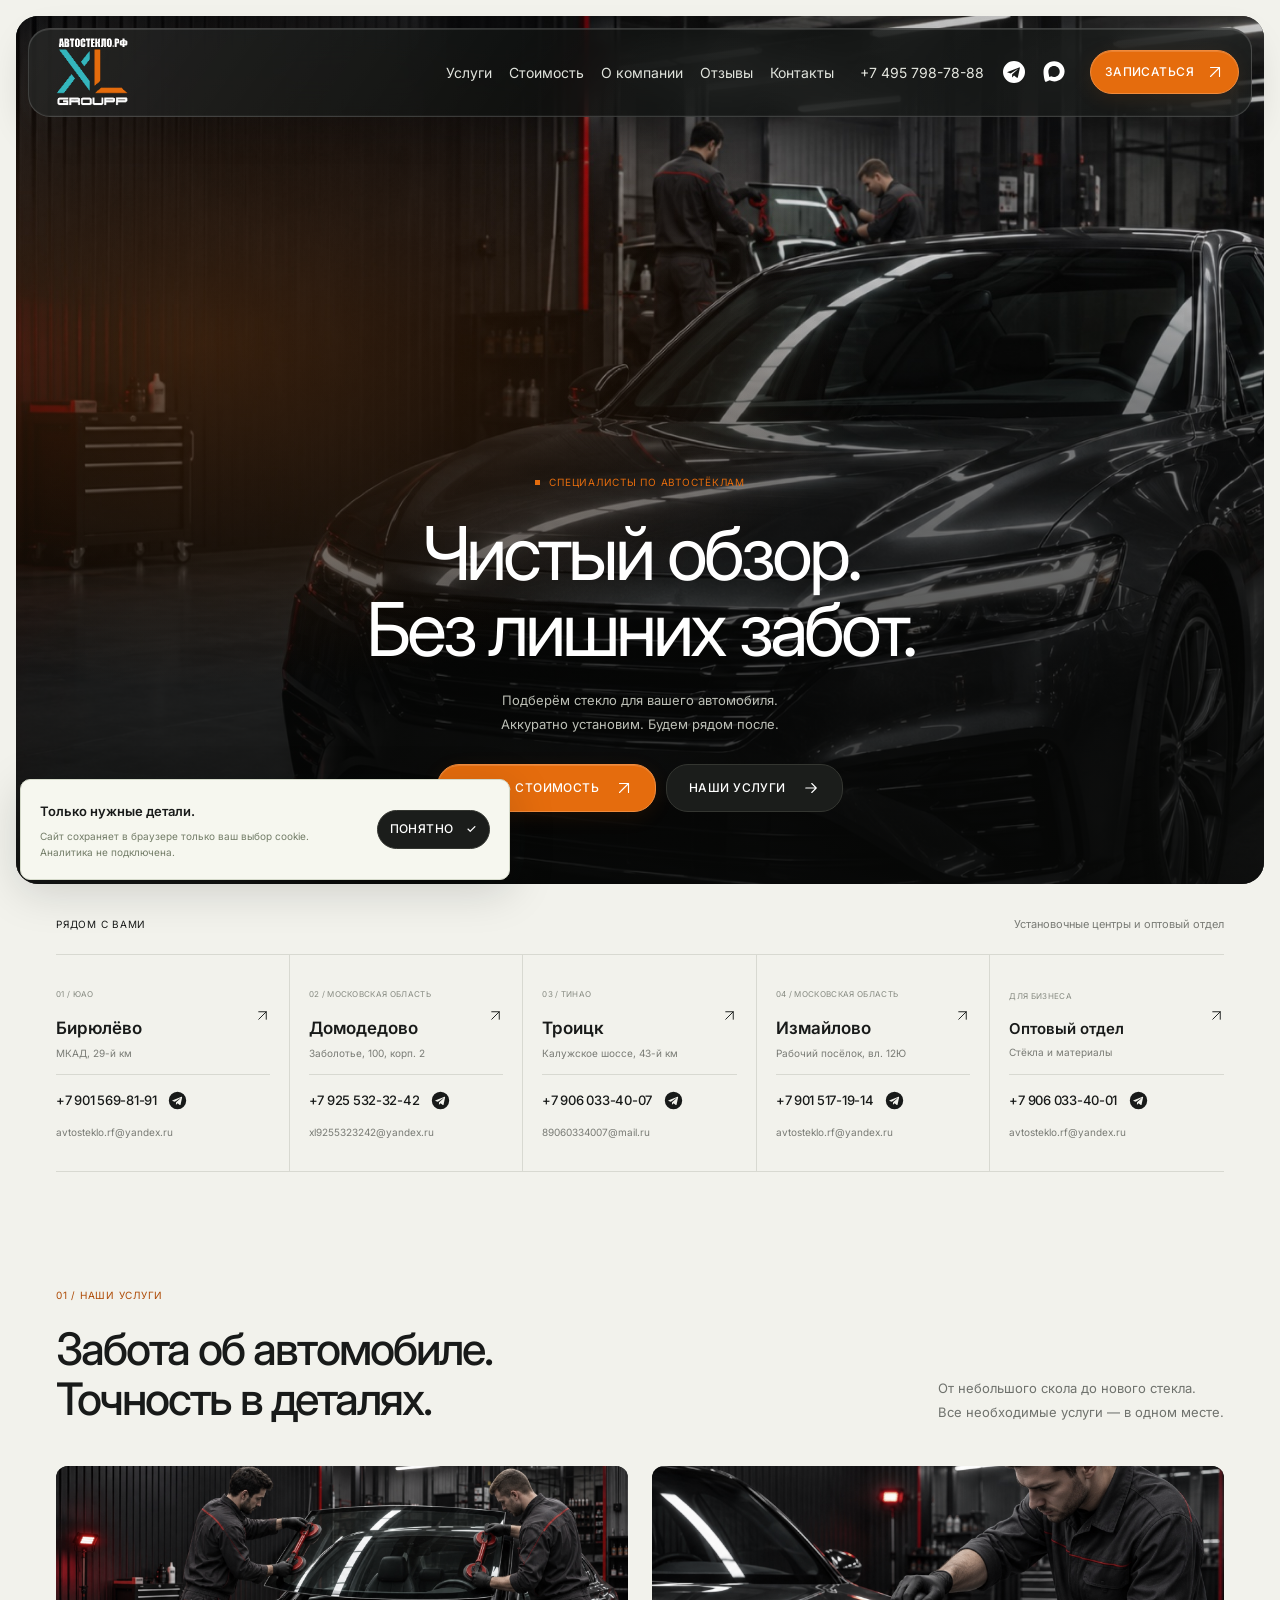
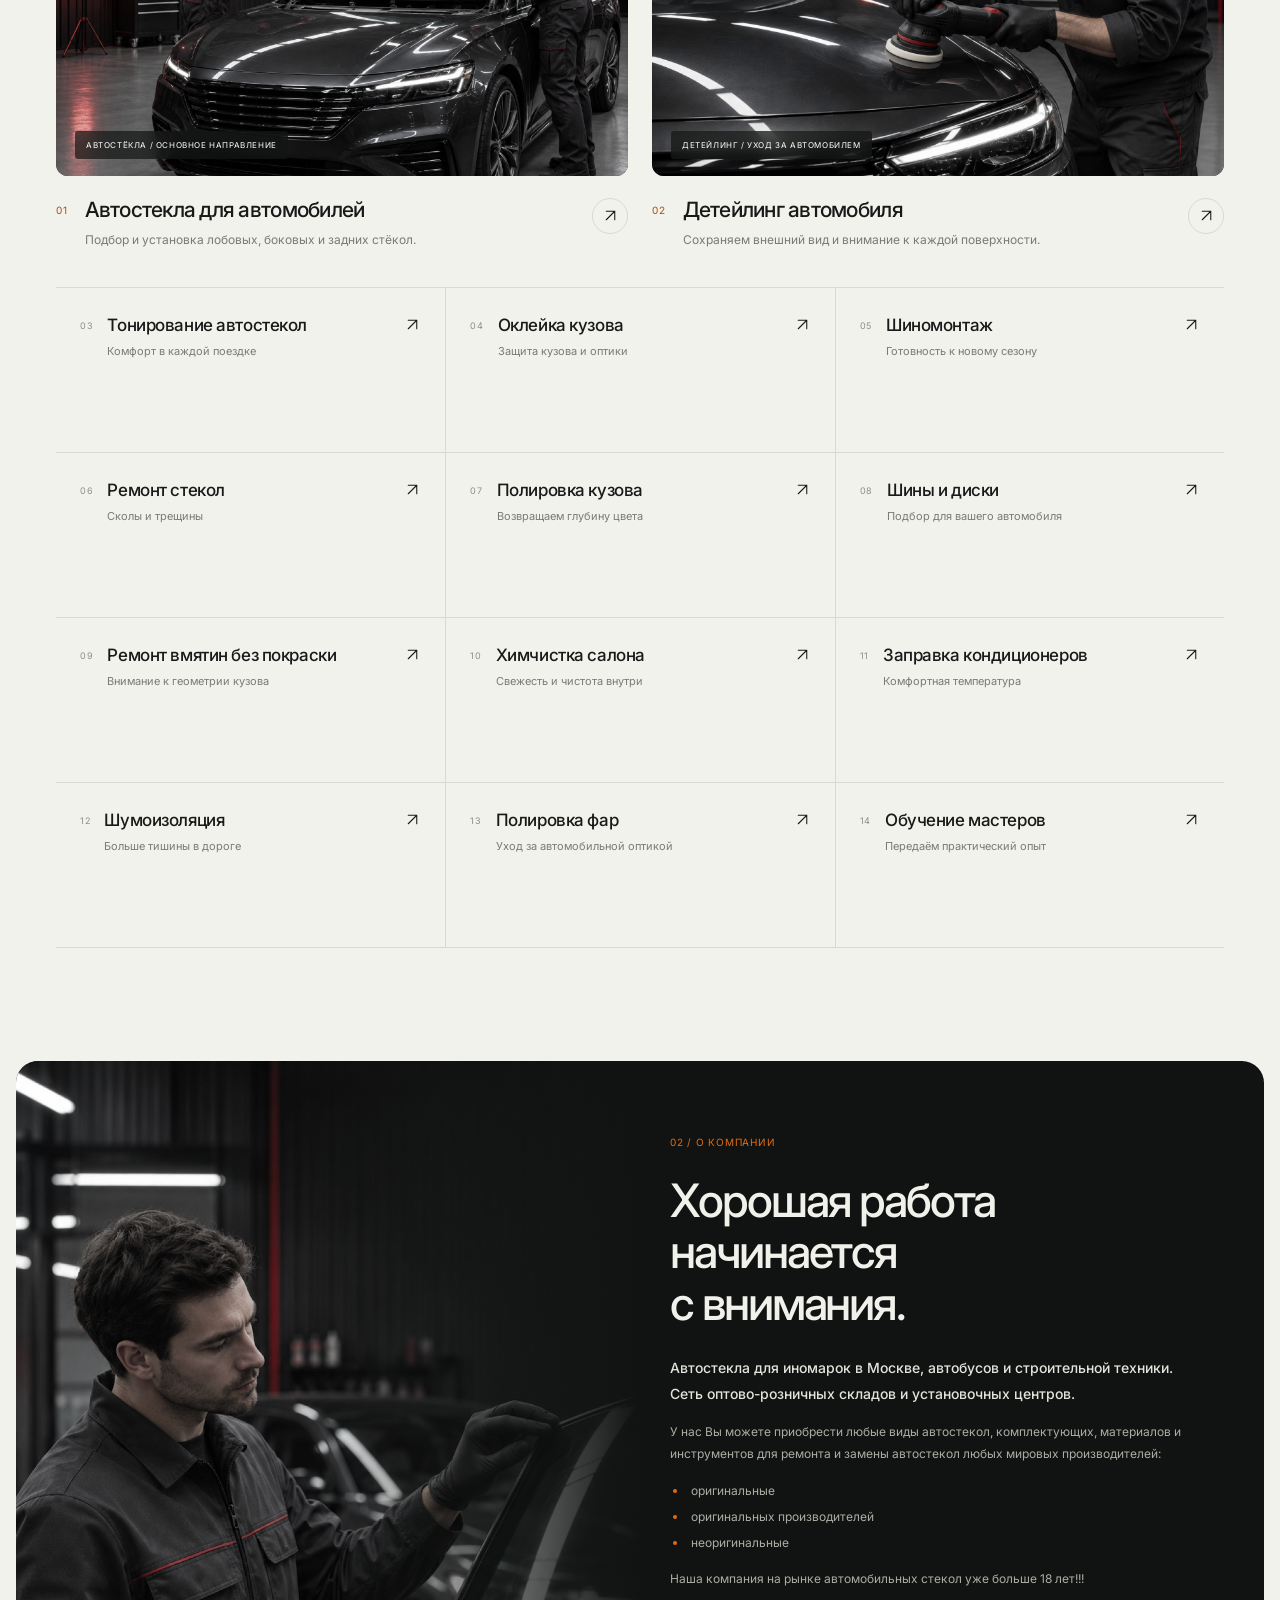
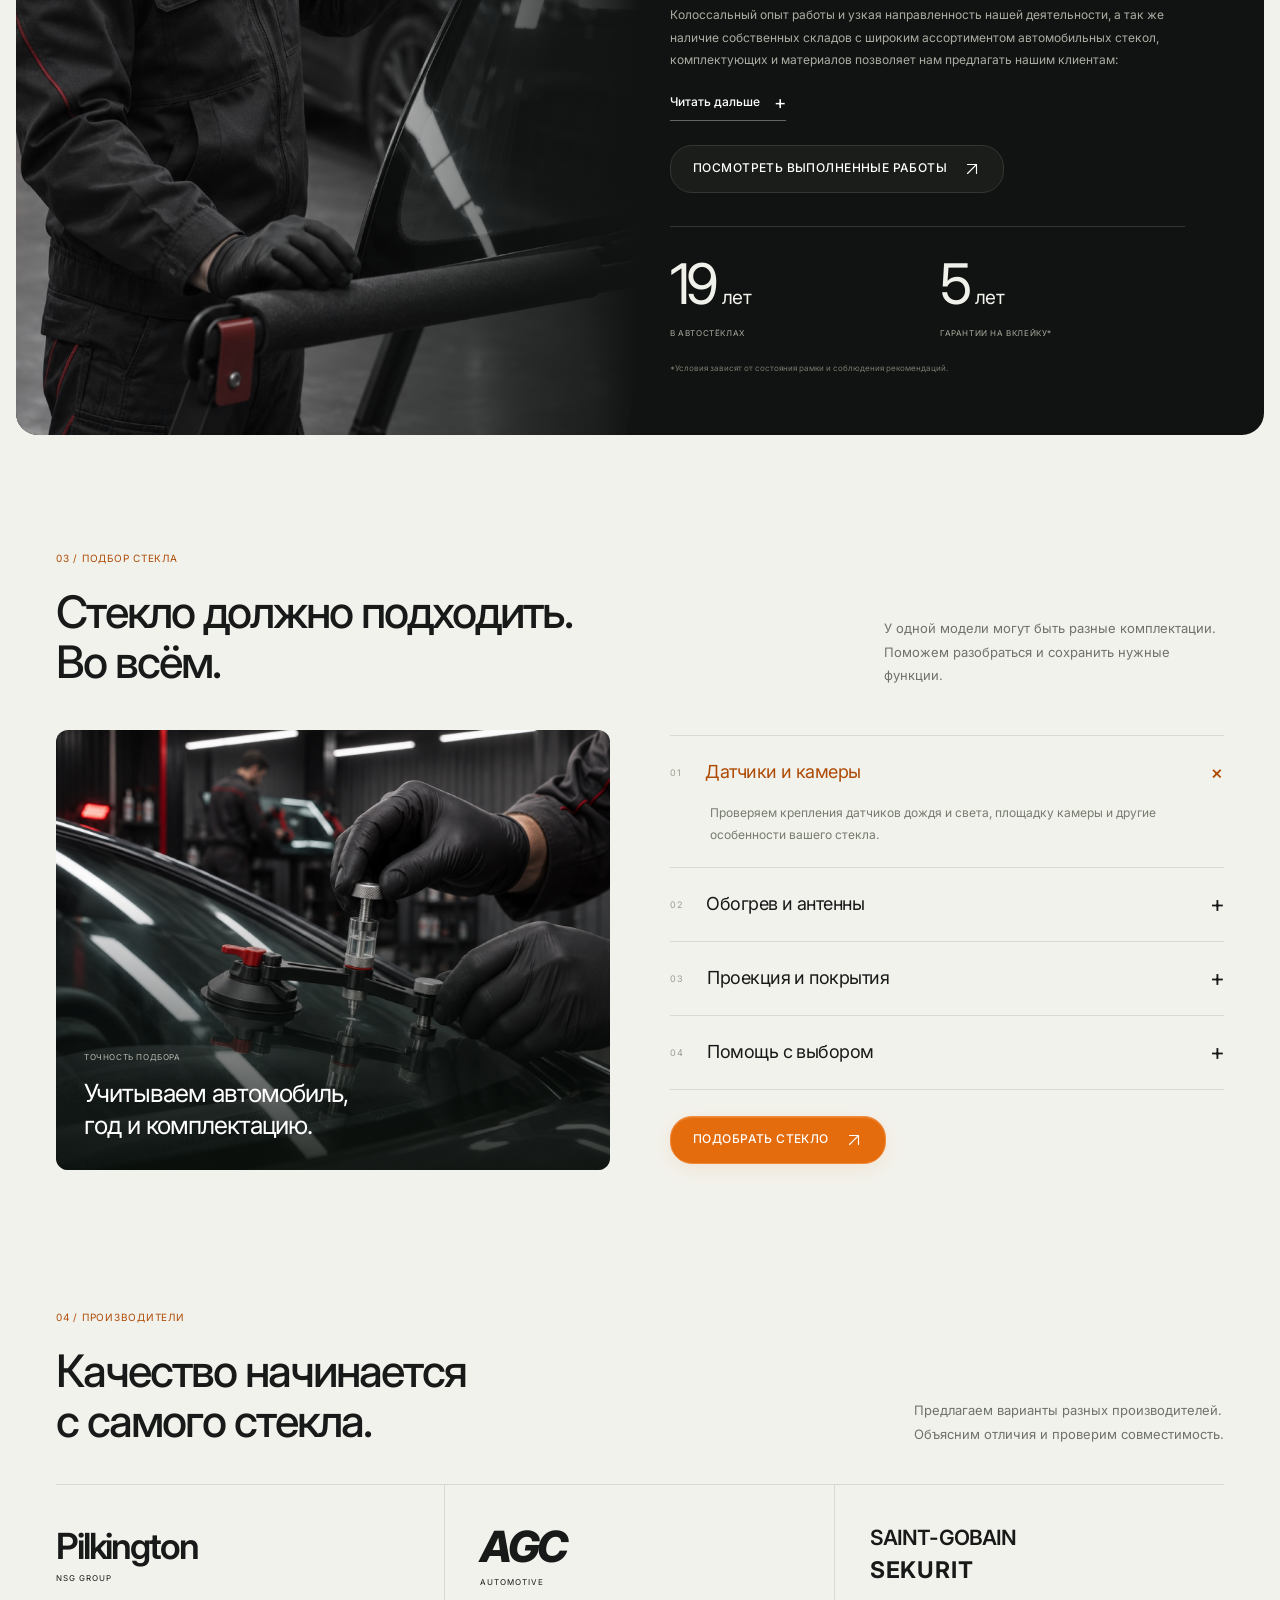
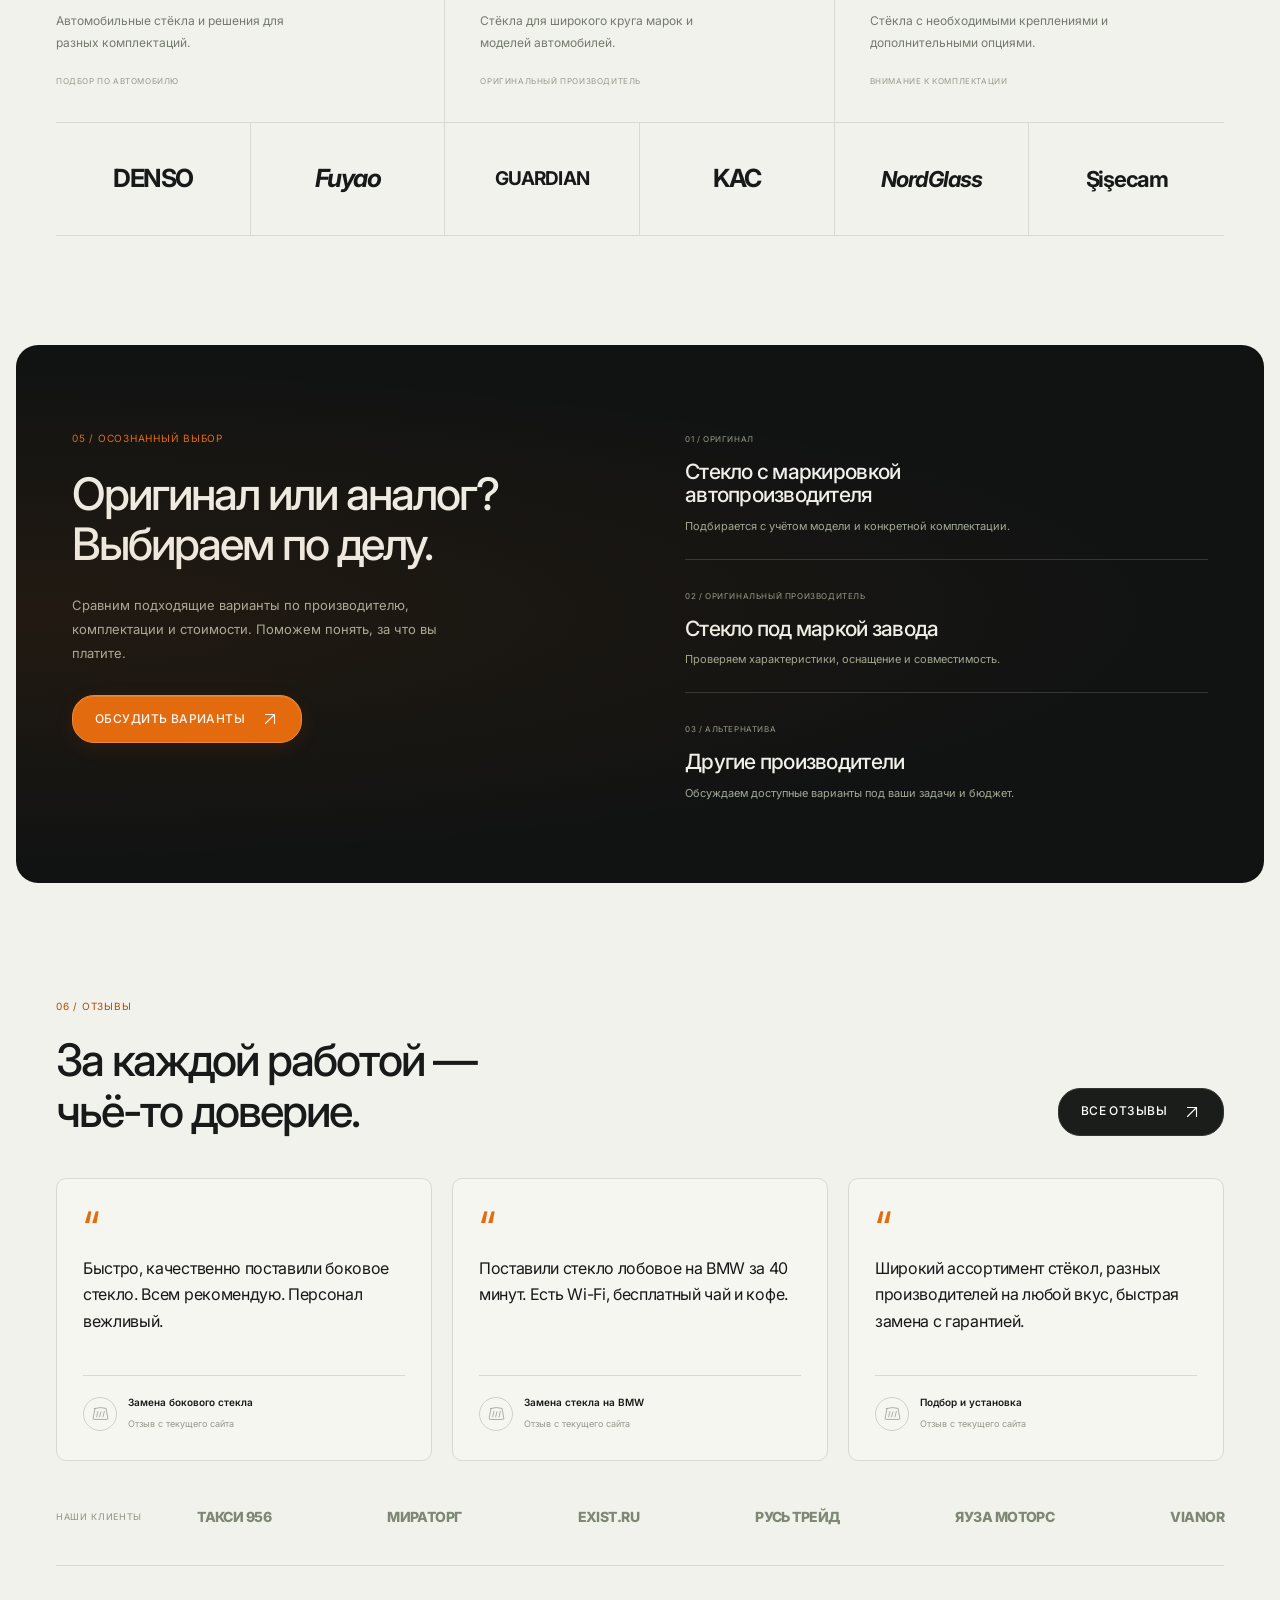
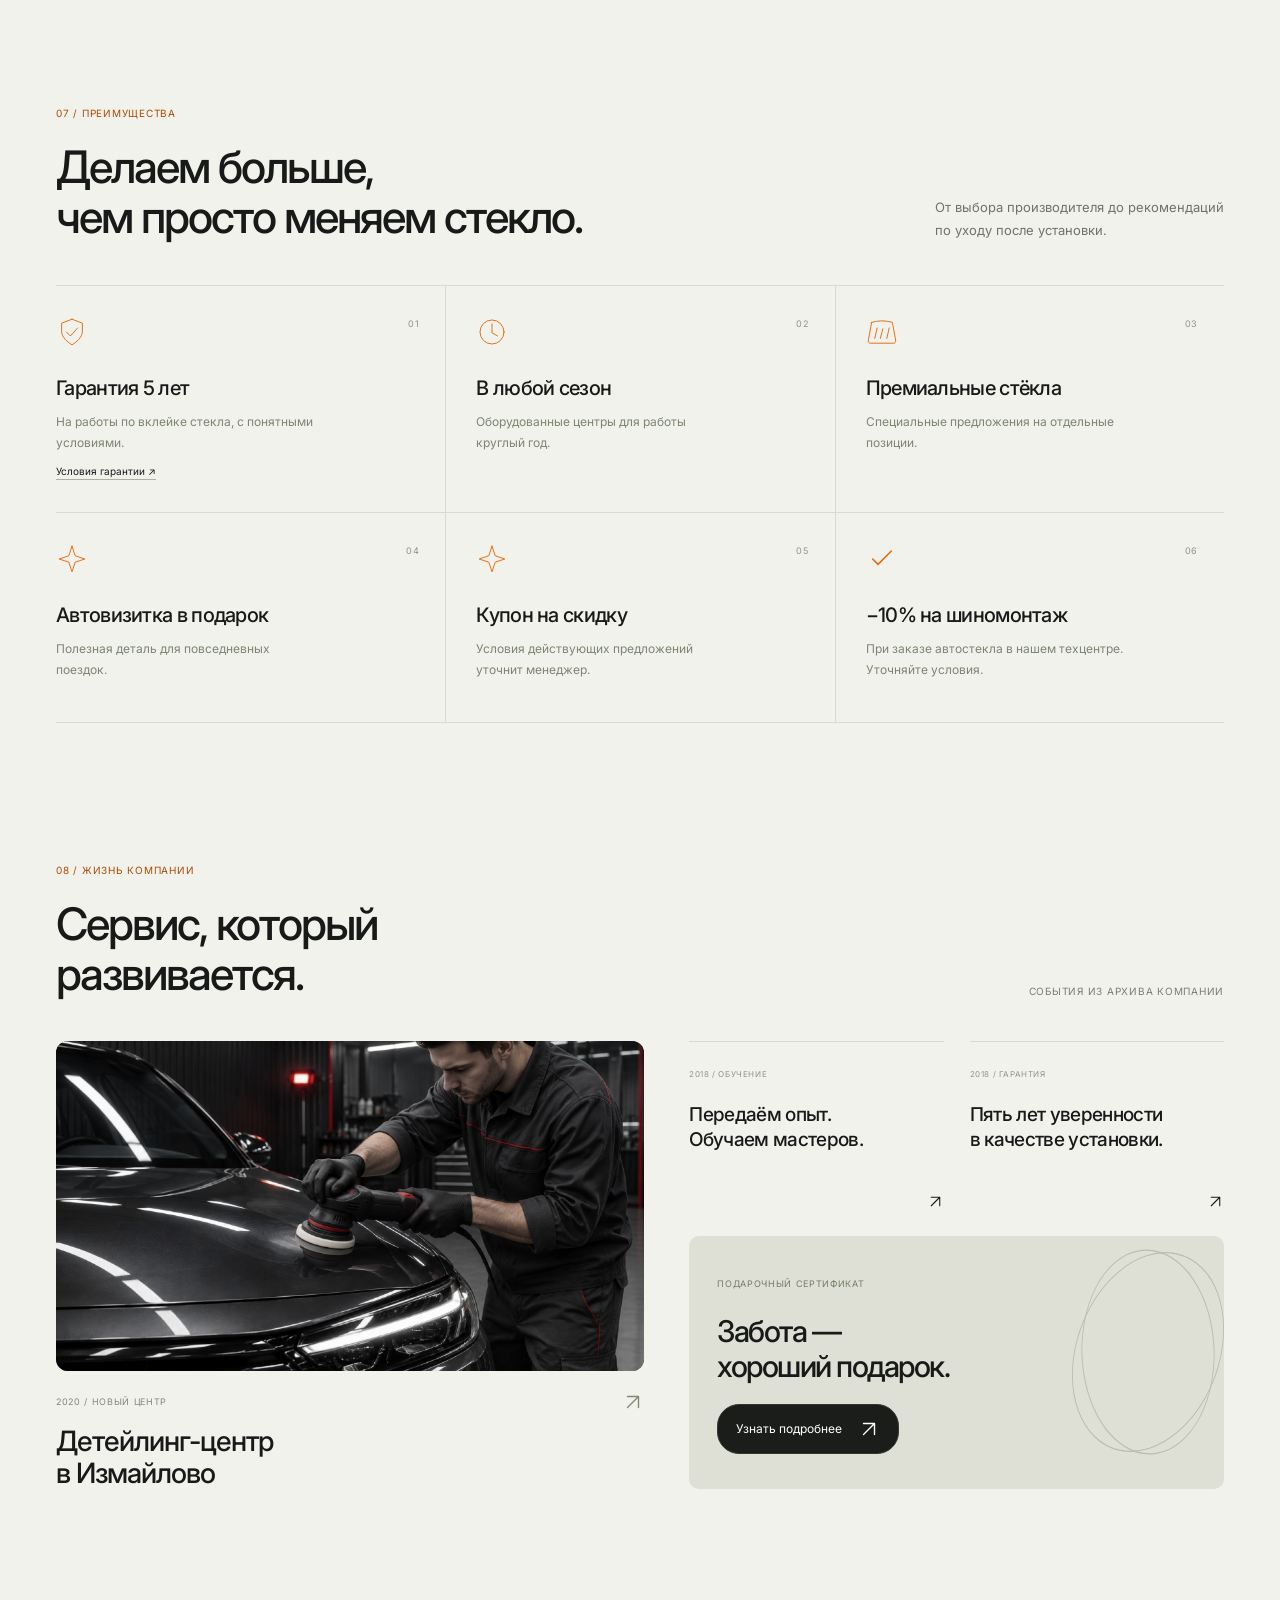
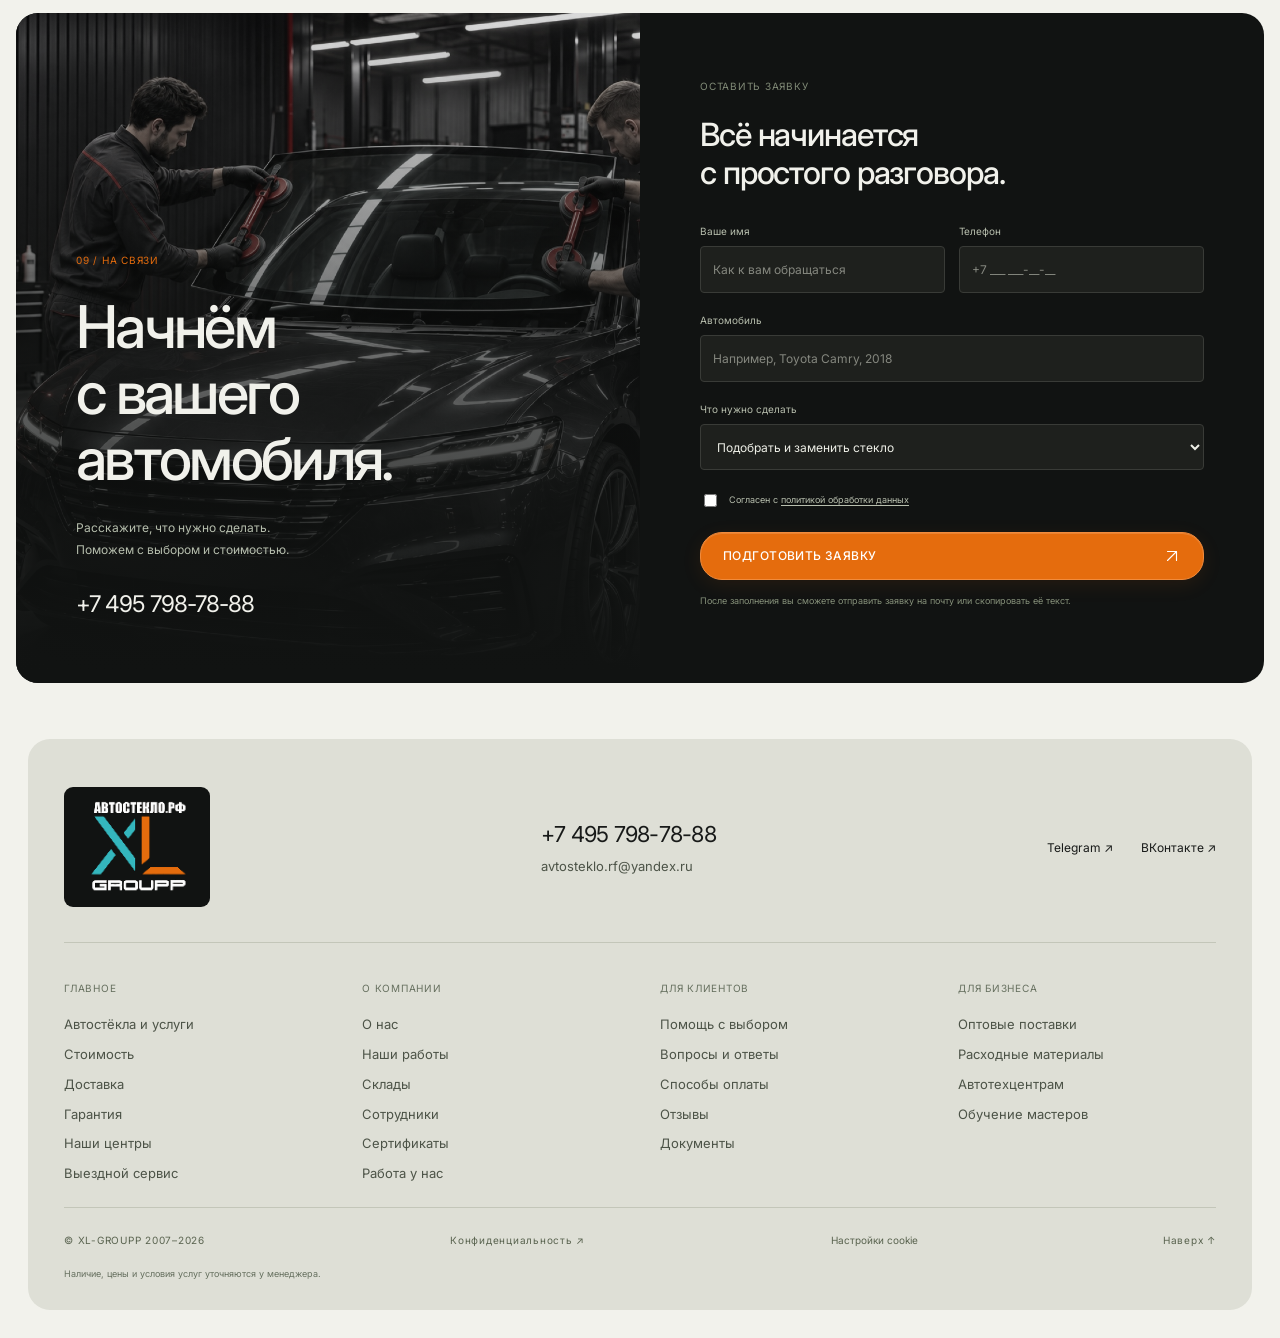
<file: index.html>
<!doctype html>
<html lang="ru">
<head>
  <meta charset="UTF-8"><meta name="viewport" content="width=device-width,initial-scale=1">
  <meta name="theme-color" content="#111211"><link rel="icon" type="image/png" href="assets/brand-logo.png">
  <title>Автостекло.рф — чистый обзор, точная работа</title>
  <meta name="description" content="Первый вариант редизайна Автостекло.рф. Замена, ремонт и подбор автомобильных стёкол в Москве и области.">
  <link rel="preconnect" href="https://fonts.googleapis.com"><link rel="preconnect" href="https://fonts.gstatic.com" crossorigin>
  <link href="https://fonts.googleapis.com/css2?family=Inter:wght@400;500;600;700;800&display=swap" rel="stylesheet">
  <link rel="stylesheet" href="styles.css?v=20261106-square-service-hover"><script src="app.js?v=20261106-service-photos" defer></script>
</head>
<body>
<a href="#main" class="skip">Перейти к содержанию</a>
<svg class="svg-defs" aria-hidden="true"><defs>
<symbol id="arrow" viewBox="0 0 24 24"><path d="M5 12h14M13 6l6 6-6 6"/></symbol>
<symbol id="diagonal" viewBox="0 0 24 24"><path d="M6 18 18 6M6 6h12v12"/></symbol>
<symbol id="glass" viewBox="0 0 40 40"><path d="m7 8-4 22a3 3 0 0 0 3 4h28a3 3 0 0 0 3-4L33 8a45 45 0 0 0-26 0Z"/><path d="m14 15-3 13m10-12-3 12m11-13-3 13"/></symbol>
<symbol id="spark" viewBox="0 0 40 40"><path d="m20 4 4 12 12 4-12 4-4 12-4-12-12-4 12-4 4-12Z"/></symbol>
<symbol id="shield" viewBox="0 0 40 40"><path d="m20 4 13 5v10c0 8-8 14-13 17C15 33 7 27 7 19V9l13-5Z"/><path d="m13 20 5 5 9-10"/></symbol>
<symbol id="pin" viewBox="0 0 24 24"><path d="M19 10c0 5-7 11-7 11S5 15 5 10a7 7 0 1 1 14 0Z"/><circle cx="12" cy="10" r="2"/></symbol>
<symbol id="clock" viewBox="0 0 40 40"><circle cx="20" cy="20" r="15"/><path d="M20 10v11l7 4"/></symbol>
<symbol id="check" viewBox="0 0 24 24"><path d="m5 12 4 4L19 6"/></symbol>
<symbol id="phone" viewBox="0 0 24 24"><path d="m6 3 4 5-3 3c2 3 3 4 6 6l3-3 5 4c-1 3-3 4-5 3C8 18 3 13 2 7c0-2 2-4 4-4Z"/></symbol>
<symbol id="telegram" viewBox="0 0 24 24"><path fill-rule="evenodd" d="M12 1a11 11 0 1 0 0 22 11 11 0 0 0 0-22ZM6.1 11.7l11-4.3c.5-.2.9.1.7.8l-1.9 9c-.1.6-.5.8-1 .5l-2.9-2.2-1.4 1.4c-.2.2-.3.3-.6.3l.2-3 5.4-4.8c.2-.2 0-.3-.3-.1l-6.7 4.2-2.9-.9c-.6-.2-.6-.6.4-.9Z" clip-rule="evenodd"/></symbol>
<symbol id="max" viewBox="0 0 24 24"><path fill-rule="evenodd" d="M12.2 1.2C6 1.2 1.5 5.7 1.5 11.8c0 2.7.5 6.4 1.4 9.3.2.7.8 1 1.4.7l3.3-1.5c1.4.7 3 1.1 4.6 1.1 5.9 0 10.4-4.5 10.4-10.1S18.1 1.2 12.2 1.2ZM12 5.9c3.3 0 5.7 2.4 5.7 5.5s-2.4 5.5-5.7 5.5c-1 0-1.9-.2-2.7-.6l-2 .8-.6-3.2c-.2-.8-.3-1.5-.3-2.3C6.4 8.3 8.7 5.9 12 5.9Z" clip-rule="evenodd"/></symbol>
</defs></svg>

<header class="nav-wrap">
 <div class="nav-shell">
  <a class="brand" href="#top" aria-label="Автостекло.рф — на главную"><img class="brand-logo" src="assets/brand-logo.png" alt="Автостекло.рф — XL GROUPP" width="120" height="101"></a>
  <nav class="desktop-nav" aria-label="Основное меню"><a href="#services">Услуги</a><button data-modal="price">Стоимость</button><a href="#about">О компании</a><a href="#reviews">Отзывы</a><a href="#centers">Контакты</a></nav>
  <div class="header-contacts">
   <a class="header-phone" href="tel:+74957987888">+7 495 798-78-88</a>
   <div class="header-messengers">
    <a class="messenger-icon" href="https://t.me/autostekloRF" target="_blank" rel="noopener" aria-label="Написать в Telegram" title="Telegram"><svg aria-hidden="true"><use href="#telegram"/></svg></a>
    <button class="messenger-icon" type="button" data-modal="max" aria-label="Написать в MAX" aria-haspopup="dialog" title="MAX"><svg aria-hidden="true"><use href="#max"/></svg></button>
   </div>
  </div>
  <button class="btn accent nav-cta" data-book="Подбор автостекла">Записаться <svg><use href="#diagonal"/></svg></button>
  <button class="menu-toggle" aria-label="Открыть меню" aria-expanded="false" aria-controls="mobile-nav"><span></span><span></span></button>
 </div>
 <nav id="mobile-nav" class="mobile-nav" hidden aria-label="Мобильное меню"><a href="#services">Услуги</a><button data-modal="price">Стоимость</button><a href="#about">О компании</a><a href="#reviews">Отзывы</a><a href="#centers">Наши центры</a><a href="tel:+74957987888">+7 495 798-78-88</a><button class="btn accent" data-book="Подбор автостекла">Записаться <span>↗</span></button></nav>
</header>

<main id="main">
 <section class="hero framed" id="top" aria-labelledby="hero-title">
  <img class="hero-photo" src="assets/hero.jpg" alt="Графитовый автомобиль в современной мастерской автостёкол" fetchpriority="high">
  <div class="hero-shade"></div><div class="hero-accent"></div>
  <div class="hero-content">
   <span class="eyebrow accent-text"><i></i>Специалисты по автостёклам</span>
   <h1 id="hero-title">Чистый обзор.<br>Без лишних забот.</h1>
   <p>Подберём стекло для вашего автомобиля.<br>Аккуратно установим. Будем рядом после.</p>
   <div class="actions"><button class="btn accent" data-book="Рассчитать стоимость стекла">Узнать стоимость <svg><use href="#diagonal"/></svg></button><a class="btn dark" href="#services">Наши услуги <svg><use href="#arrow"/></svg></a></div>
  </div>
 </section>

 <section class="centers-section wrap" id="centers" aria-labelledby="centers-title">
  <div class="centers-heading"><span class="eyebrow" id="centers-title">Рядом с вами</span><span class="muted">Установочные центры и оптовый отдел</span></div>
  <div class="center-strip">
   <article class="center-item"><button class="center-info" data-center="0" aria-haspopup="dialog"><span class="mono">01 / ЮАО</span><strong>Бирюлёво</strong><span class="center-address">МКАД, 29-й км</span><svg><use href="#diagonal"/></svg></button><div class="center-contacts"><div class="center-phone-row"><a class="center-phone" href="tel:+79015698191">+7 901 569-81-91</a><a class="center-telegram" href="https://t.me/xlgrouppmkad29" target="_blank" rel="noopener" aria-label="Telegram — Бирюлёво" title="Написать в Telegram"><svg aria-hidden="true"><use href="#telegram"/></svg></a></div><a class="center-email" href="mailto:avtosteklo.rf@yandex.ru">avtosteklo.rf@yandex.ru</a></div></article>
   <article class="center-item"><button class="center-info" data-center="1" aria-haspopup="dialog"><span class="mono">02 / МОСКОВСКАЯ ОБЛАСТЬ</span><strong>Домодедово</strong><span class="center-address">Заболотье, 100, корп. 2</span><svg><use href="#diagonal"/></svg></button><div class="center-contacts"><div class="center-phone-row"><a class="center-phone" href="tel:+79255323242">+7 925 532-32-42</a><a class="center-telegram" href="https://t.me/XLgrouppZAB" target="_blank" rel="noopener" aria-label="Telegram — Домодедово" title="Написать в Telegram"><svg aria-hidden="true"><use href="#telegram"/></svg></a></div><a class="center-email" href="mailto:xl9255323242@yandex.ru">xl9255323242@yandex.ru</a></div></article>
   <article class="center-item"><button class="center-info" data-center="2" aria-haspopup="dialog"><span class="mono">03 / ТИНАО</span><strong>Троицк</strong><span class="center-address">Калужское шоссе, 43-й км</span><svg><use href="#diagonal"/></svg></button><div class="center-contacts"><div class="center-phone-row"><a class="center-phone" href="tel:+79060334007">+7 906 033-40-07</a><a class="center-telegram" href="https://t.me/xlgroupptroick" target="_blank" rel="noopener" aria-label="Telegram — Троицк" title="Написать в Telegram"><svg aria-hidden="true"><use href="#telegram"/></svg></a></div><a class="center-email" href="mailto:89060334007@mail.ru">89060334007@mail.ru</a></div></article>
   <article class="center-item"><button class="center-info" data-center="3" aria-haspopup="dialog"><span class="mono">04 / МОСКОВСКАЯ ОБЛАСТЬ</span><strong>Измайлово</strong><span class="center-address">Рабочий посёлок, вл. 12Ю</span><svg><use href="#diagonal"/></svg></button><div class="center-contacts"><div class="center-phone-row"><a class="center-phone" href="tel:+79015171914">+7 901 517-19-14</a><a class="center-telegram" href="https://t.me/autostekloRF" target="_blank" rel="noopener" aria-label="Telegram — Измайлово" title="Написать в Telegram"><svg aria-hidden="true"><use href="#telegram"/></svg></a></div><a class="center-email" href="mailto:avtosteklo.rf@yandex.ru">avtosteklo.rf@yandex.ru</a></div></article>
   <article class="center-item wholesale"><button class="center-info" data-center="4" aria-haspopup="dialog"><span class="mono">ДЛЯ БИЗНЕСА</span><strong>Оптовый отдел</strong><span class="center-address">Стёкла и материалы</span><svg><use href="#diagonal"/></svg></button><div class="center-contacts"><div class="center-phone-row"><a class="center-phone" href="tel:+79060334001">+7 906 033-40-01</a><a class="center-telegram" href="https://t.me/XLGrouppOPT" target="_blank" rel="noopener" aria-label="Telegram — Оптовый отдел" title="Написать в Telegram"><svg aria-hidden="true"><use href="#telegram"/></svg></a></div><a class="center-email" href="mailto:avtosteklo.rf@yandex.ru">avtosteklo.rf@yandex.ru</a></div></article>
  </div>
 </section>

 <section class="section wrap services" id="services">
  <div class="section-head"><div><span class="eyebrow accent-text">01 / Наши услуги</span><h2>Забота об автомобиле.<br>Точность в деталях.</h2></div><p>От небольшого скола до нового стекла.<br>Все необходимые услуги — в одном месте.</p></div>
  <div class="featured-services">
   <article class="service-feature"><div class="image-box"><img src="assets/install.jpg" alt="Мастера аккуратно устанавливают автомобильное стекло" loading="lazy"><span class="image-label mono">АВТОСТЁКЛА / ОСНОВНОЕ НАПРАВЛЕНИЕ</span></div><div class="feature-copy"><span class="service-number mono">01</span><div><h3>Автостекла для автомобилей</h3><p>Подбор и установка лобовых, боковых и задних стёкол.</p></div><button class="circle-link" data-service="0" aria-label="Подробнее об автостёклах"><svg><use href="#diagonal"/></svg></button></div></article>
   <article class="service-feature"><div class="image-box"><img src="assets/detailing.jpg" alt="Специалист полирует кузов графитового автомобиля" loading="lazy"><span class="image-label mono">ДЕТЕЙЛИНГ / УХОД ЗА АВТОМОБИЛЕМ</span></div><div class="feature-copy"><span class="service-number mono">02</span><div><h3>Детейлинг автомобиля</h3><p>Сохраняем внешний вид и внимание к каждой поверхности.</p></div><button class="circle-link" data-service="1" aria-label="Подробнее о детейлинге"><svg><use href="#diagonal"/></svg></button></div></article>
  </div>
  <div class="service-list" id="service-list"></div>
 </section>

 <section class="about-section framed dark-section" id="about">
  <div class="about-photo"><img src="assets/team.jpg" alt="Специалист в мастерской автомобильных стёкол" loading="lazy"></div>
  <div class="about-copy"><span class="eyebrow accent-text">02 / О компании</span><h2>Хорошая работа<br>начинается<br>с внимания.</h2><div class="about-seo">
   <p class="seo-lead">Автостекла для иномарок в Москве, автобусов и строительной техники.<br>Сеть оптово-розничных складов и установочных центров.</p>
   <p>У нас Вы можете приобрести любые виды автостекол, комплектующих, материалов и инструментов для ремонта и замены автостекол любых мировых производителей:</p>
   <ul><li>оригинальные</li><li>оригинальных производителей</li><li>неоригинальные</li></ul>
   <p>Наша компания на рынке автомобильных стекол уже больше 18 лет!!!</p>
   <p>Колоссальный опыт работы и узкая направленность нашей деятельности, а так же наличие собственных складов с широким ассортиментом автомобильных стекол, комплектующих и материалов позволяет нам предлагать нашим клиентам:</p>
   <details class="seo-more">
    <summary><span class="seo-show">Читать дальше</span><span class="seo-hide">Свернуть текст</span><span class="plus" aria-hidden="true">+</span></summary>
    <div class="seo-more-content">
     <ul><li>самые низкие цены на автостекла и комплектующие</li><li>широкий ассортимент от самых дешевых запчастей до оригиналов</li><li>оперативная доставка в любую точку Москвы и области</li><li>качественное и гарантийное выполнение работ по замене и ремонту автостекол</li></ul>
     <p>Мы производим замену, ремонт и установку автостекол в Москве и Московской области в наших специализированных, оборудованных самым современным оборудованием сервисных центрах.</p>
     <p>Наша компания является официальным представителем большинства заводов-изготовителей автомобильных стекол. Приобретая автостекла у других компаний знайте, что скорее всего оно было куплено именно у нас!!!</p>
     <p>Не переплачивайте, обращайтесь именно к нам напрямую, и мы гарантируем Вам экономию и качество!!!</p>
    </div>
   </details>
  </div><a class="btn dark about-work-link" href="https://автостекло.рф/nashi-raboti.php" target="_blank" rel="noopener">Посмотреть выполненные работы <svg><use href="#diagonal"/></svg></a><div class="about-stats"><div><strong>19<span>лет</span></strong><span class="mono">В АВТОСТЁКЛАХ</span></div><div><strong>5<span>лет</span></strong><span class="mono">ГАРАНТИИ НА ВКЛЕЙКУ*</span></div></div><small>*Условия зависят от состояния рамки и соблюдения рекомендаций.</small></div>
 </section>

 <section class="section wrap glass-guide" id="glass-guide">
  <div class="section-head"><div><span class="eyebrow accent-text">03 / Подбор стекла</span><h2>Стекло должно подходить.<br>Во всём.</h2></div><p>У одной модели могут быть разные комплектации.<br>Поможем разобраться и сохранить нужные функции.</p></div>
  <div class="glass-layout"><div class="glass-image"><img src="assets/repair.jpg" alt="Деталь лобового стекла в процессе точной работы мастера" loading="lazy"><div class="glass-image-caption"><span class="mono">ТОЧНОСТЬ ПОДБОРА</span><p>Учитываем автомобиль,<br>год и комплектацию.</p></div></div><div class="accordion" id="glass-accordion">
    <details open><summary><span class="mono">01</span>Датчики и камеры<span class="plus">+</span></summary><p>Проверяем крепления датчиков дождя и света, площадку камеры и другие особенности вашего стекла.</p></details>
    <details><summary><span class="mono">02</span>Обогрев и антенны<span class="plus">+</span></summary><p>Уточняем, нужен ли полный обогрев, обогрев зоны щёток или встроенная антенна. Сохраняем привычные функции автомобиля.</p></details>
    <details><summary><span class="mono">03</span>Проекция и покрытия<span class="plus">+</span></summary><p>Учитываем проекционный дисплей, атермальное покрытие и другие особенности комплектации.</p></details>
    <details><summary><span class="mono">04</span>Помощь с выбором<span class="plus">+</span></summary><p>Не обязательно знать все опции. Сообщите модель и год выпуска — специалист поможет уточнить детали.</p></details>
    <button class="btn accent" data-book="Помощь с подбором стекла">Подобрать стекло <svg><use href="#diagonal"/></svg></button>
  </div></div>
 </section>

 <section class="section wrap manufacturers" id="manufacturers">
  <div class="section-head compact"><div><span class="eyebrow accent-text">04 / Производители</span><h2>Качество начинается<br>с самого стекла.</h2></div><p>Предлагаем варианты разных производителей.<br>Объясним отличия и проверим совместимость.</p></div>
  <div class="maker-grid"><article><span class="maker-logo pilkington">Pilkington<span>NSG GROUP</span></span><p>Автомобильные стёкла и решения для разных комплектаций.</p><span class="mono">ПОДБОР ПО АВТОМОБИЛЮ</span></article><article><span class="maker-logo agc">AGC<span>AUTOMOTIVE</span></span><p>Стёкла для широкого круга марок и моделей автомобилей.</p><span class="mono">ОРИГИНАЛЬНЫЙ ПРОИЗВОДИТЕЛЬ</span></article><article><span class="maker-logo sekurit">SAINT-GOBAIN<span>SEKURIT</span></span><p>Стёкла с необходимыми креплениями и дополнительными опциями.</p><span class="mono">ВНИМАНИЕ К КОМПЛЕКТАЦИИ</span></article></div>
  <ul class="brand-cards" aria-label="Бренды" tabindex="0">
   <li><span class="brand-wordmark denso">DENSO</span></li>
   <li><span class="brand-wordmark fuyao">Fuyao</span></li>
   <li><span class="brand-wordmark guardian">GUARDIAN</span></li>
   <li><span class="brand-wordmark kac">KAC</span></li>
   <li><span class="brand-wordmark nordglass">NordGlass</span></li>
   <li><span class="brand-wordmark sisecam">Şişecam</span></li>
  </ul>
 </section>

 <section class="comparison framed dark-section" id="choice">
  <div class="wrap comparison-inner"><div><span class="eyebrow accent-text">05 / Осознанный выбор</span><h2>Оригинал или аналог?<br>Выбираем по делу.</h2><p>Сравним подходящие варианты по производителю, комплектации и стоимости. Поможем понять, за что вы платите.</p><button class="btn accent" data-book="Сравнить варианты автостёкол">Обсудить варианты <svg><use href="#diagonal"/></svg></button></div><div class="comparison-list"><article><span class="mono">01 / ОРИГИНАЛ</span><h3>Стекло с маркировкой автопроизводителя</h3><p>Подбирается с учётом модели и конкретной комплектации.</p></article><article><span class="mono">02 / ОРИГИНАЛЬНЫЙ ПРОИЗВОДИТЕЛЬ</span><h3>Стекло под маркой завода</h3><p>Проверяем характеристики, оснащение и совместимость.</p></article><article><span class="mono">03 / АЛЬТЕРНАТИВА</span><h3>Другие производители</h3><p>Обсуждаем доступные варианты под ваши задачи и бюджет.</p></article></div></div>
 </section>

 <section class="section wrap reviews" id="reviews">
  <div class="section-head"><div><span class="eyebrow accent-text">06 / Отзывы</span><h2>За каждой работой —<br>чьё-то доверие.</h2></div><a class="btn dark" href="https://автостекло.рф/otzivi.aspx" target="_blank" rel="noopener">Все отзывы <svg><use href="#diagonal"/></svg></a></div>
  <div class="review-grid"><article><span class="quote-mark">“</span><blockquote>Быстро, качественно поставили боковое стекло. Всем рекомендую. Персонал вежливый.</blockquote><div class="review-meta"><span class="mini-glass"><svg><use href="#glass"/></svg></span><div><strong>Замена бокового стекла</strong><span>Отзыв с текущего сайта</span></div></div></article><article><span class="quote-mark">“</span><blockquote>Поставили стекло лобовое на BMW за 40 минут. Есть Wi-Fi, бесплатный чай и кофе.</blockquote><div class="review-meta"><span class="mini-glass"><svg><use href="#glass"/></svg></span><div><strong>Замена стекла на BMW</strong><span>Отзыв с текущего сайта</span></div></div></article><article><span class="quote-mark">“</span><blockquote>Широкий ассортимент стёкол, разных производителей на любой вкус, быстрая замена с гарантией.</blockquote><div class="review-meta"><span class="mini-glass"><svg><use href="#glass"/></svg></span><div><strong>Подбор и установка</strong><span>Отзыв с текущего сайта</span></div></div></article></div>
  <div class="clients"><span class="eyebrow">Наши клиенты</span><div><span>ТАКСИ 956</span><span>МИРАТОРГ</span><span>EXIST.RU</span><span>РУСЬ ТРЕЙД</span><span>ЯУЗА МОТОРС</span><span>VIANOR</span></div></div>
 </section>

 <section class="section wrap benefits" id="warranty">
  <div class="section-head"><div><span class="eyebrow accent-text">07 / Преимущества</span><h2>Делаем больше,<br>чем просто меняем стекло.</h2></div><p>От выбора производителя до рекомендаций<br>по уходу после установки.</p></div>
  <div class="benefit-grid"><article><svg><use href="#shield"/></svg><span class="mono">01</span><h3>Гарантия 5 лет</h3><p>На работы по вклейке стекла, с понятными условиями.</p><a href="https://автостекло.рф/garant.php" target="_blank" rel="noopener">Условия гарантии ↗</a></article><article><svg><use href="#clock"/></svg><span class="mono">02</span><h3>В любой сезон</h3><p>Оборудованные центры для работы круглый год.</p></article><article><svg><use href="#glass"/></svg><span class="mono">03</span><h3>Премиальные стёкла</h3><p>Специальные предложения на отдельные позиции.</p></article><article><svg><use href="#spark"/></svg><span class="mono">04</span><h3>Автовизитка в подарок</h3><p>Полезная деталь для повседневных поездок.</p></article><article><svg><use href="#spark"/></svg><span class="mono">05</span><h3>Купон на скидку</h3><p>Условия действующих предложений уточнит менеджер.</p></article><article><svg><use href="#check"/></svg><span class="mono">06</span><h3>−10% на шиномонтаж</h3><p>При заказе автостекла в нашем техцентре. Уточняйте условия.</p></article></div>
 </section>

 <section class="section wrap news" id="news">
  <div class="section-head"><div><span class="eyebrow accent-text">08 / Жизнь компании</span><h2>Сервис, который<br>развивается.</h2></div><span class="mono muted">СОБЫТИЯ ИЗ АРХИВА КОМПАНИИ</span></div>
  <div class="news-layout"><a class="news-feature" href="https://автостекло.рф/contacts.php" target="_blank" rel="noopener"><div class="image-box"><img src="assets/detailing.jpg" alt="Уход за автомобилем в детейлинг-мастерской" loading="lazy"></div><div class="news-line"><span class="mono">2020 / НОВЫЙ ЦЕНТР</span><svg><use href="#diagonal"/></svg></div><h3>Детейлинг-центр<br>в Измайлово</h3></a><div class="news-right"><a class="news-row" href="https://автостекло.рф/obuchenie.php" target="_blank" rel="noopener"><span class="mono">2018 / ОБУЧЕНИЕ</span><h3>Передаём опыт.<br>Обучаем мастеров.</h3><svg><use href="#diagonal"/></svg></a><a class="news-row" href="https://автостекло.рф/garant.php" target="_blank" rel="noopener"><span class="mono">2018 / ГАРАНТИЯ</span><h3>Пять лет уверенности<br>в качестве установки.</h3><svg><use href="#diagonal"/></svg></a><button class="gift-card" data-book="Подарочный сертификат"><span class="mono">ПОДАРОЧНЫЙ СЕРТИФИКАТ</span><strong>Забота —<br>хороший подарок.</strong><span>Узнать подробнее <svg><use href="#diagonal"/></svg></span></button></div></div>
 </section>

 <section class="booking-section framed dark-section" id="booking">
  <div class="booking-side"><img src="assets/install.jpg" alt="Точная установка нового автомобильного стекла" loading="lazy"><div class="booking-shade"></div><div><span class="eyebrow accent-text">09 / На связи</span><h2>Начнём<br>с вашего<br>автомобиля.</h2><p>Расскажите, что нужно сделать.<br>Поможем с выбором и стоимостью.</p><a href="tel:+74957987888">+7 495 798-78-88</a></div></div>
  <div class="booking-form-wrap"><span class="eyebrow">Оставить заявку</span><h3>Всё начинается <br>с простого разговора.</h3><form id="booking-form"><div class="field-row"><label>Ваше имя<input name="name" autocomplete="given-name" placeholder="Как к вам обращаться" required maxlength="80"></label><label>Телефон<input name="phone" autocomplete="tel" inputmode="tel" placeholder="+7 ___ ___-__-__" type="tel" required minlength="10" maxlength="24"></label></div><label>Автомобиль<input name="car" placeholder="Например, Toyota Camry, 2018" maxlength="120"></label><label>Что нужно сделать<select name="service"><option>Подобрать и заменить стекло</option><option>Отремонтировать скол или трещину</option><option>Купить стекло</option><option>Детейлинг и другие услуги</option><option>Нужна консультация</option></select></label><label class="checkbox-label"><input type="checkbox" name="consent" required><span>Согласен с <a href="https://автостекло.рф/right-of-confidence.php" target="_blank" rel="noopener">политикой обработки данных</a></span></label><button class="btn accent" type="submit">Подготовить заявку <svg><use href="#diagonal"/></svg></button><p class="form-note">После заполнения вы сможете отправить заявку на почту или скопировать её текст.</p></form></div>
 </section>
</main>

<footer class="footer wrap">
 <div class="footer-top"><a class="brand footer-brand" href="#top"><img class="brand-logo" src="assets/brand-logo.png" alt="Автостекло.рф — XL GROUPP" width="120" height="101"></a><div class="footer-contact"><a href="tel:+74957987888">+7 495 798-78-88</a><a href="mailto:avtosteklo.rf@yandex.ru">avtosteklo.rf@yandex.ru</a></div><div class="social-links"><a href="https://t.me/autostekloRF" target="_blank" rel="noopener">Telegram ↗</a><a href="https://vk.com/xlgroupp" target="_blank" rel="noopener">ВКонтакте ↗</a></div></div>
 <div class="footer-columns"><div><span class="eyebrow">Главное</span><a href="#services">Автостёкла и услуги</a><button data-modal="price">Стоимость</button><a href="https://автостекло.рф/deliveryavtosteklo.php" target="_blank" rel="noopener">Доставка</a><a href="#warranty">Гарантия</a><a href="#centers">Наши центры</a><a href="https://автостекло.рф/service.php" target="_blank" rel="noopener">Выездной сервис</a></div><div><span class="eyebrow">О компании</span><a href="#about">О нас</a><a href="https://автостекло.рф/nashi-raboti.php" target="_blank" rel="noopener">Наши работы</a><a href="https://автостекло.рф/nashi-skladi.php" target="_blank" rel="noopener">Склады</a><a href="https://автостекло.рф/sotrudniki.php" target="_blank" rel="noopener">Сотрудники</a><a href="https://автостекло.рф/sertificati.php" target="_blank" rel="noopener">Сертификаты</a><a href="https://автостекло.рф/zayavka-na-rabotu.aspx" target="_blank" rel="noopener">Работа у нас</a></div><div><span class="eyebrow">Для клиентов</span><a href="#glass-guide">Помощь с выбором</a><a href="https://автостекло.рф/vopros-otvet.php" target="_blank" rel="noopener">Вопросы и ответы</a><a href="https://автостекло.рф/sposob-oplati.php" target="_blank" rel="noopener">Способы оплаты</a><a href="#reviews">Отзывы</a><a href="https://автостекло.рф/documents.aspx" target="_blank" rel="noopener">Документы</a></div><div><span class="eyebrow">Для бизнеса</span><a href="https://автостекло.рф/optavtosteklo.php" target="_blank" rel="noopener">Оптовые поставки</a><a href="https://автостекло.рф/prodazha-rashodnih-materialov.php" target="_blank" rel="noopener">Расходные материалы</a><a href="https://автостекло.рф/predlozhenie-dlya-avtotechcentrov.php" target="_blank" rel="noopener">Автотехцентрам</a><a href="https://автостекло.рф/obuchenie.php" target="_blank" rel="noopener">Обучение мастеров</a></div></div>
 <div class="footer-bottom mono"><span>© XL-GROUPP 2007–2026</span><a href="https://автостекло.рф/right-of-confidence.php" target="_blank" rel="noopener">Конфиденциальность ↗</a><button id="cookie-settings">Настройки cookie</button><a href="#top">Наверх ↑</a></div>
 <p class="site-note">Наличие, цены и условия услуг уточняются у менеджера.</p>
</footer>

<div class="mobile-actions"><a href="tel:+74957987888"><svg><use href="#phone"/></svg>Позвонить</a><button data-book="Рассчитать стоимость стекла">Узнать стоимость <svg><use href="#diagonal"/></svg></button></div>
<div class="cookie-banner" id="cookie-banner" hidden><div><strong>Только нужные детали.</strong><p>Сайт сохраняет в браузере только ваш выбор cookie. Аналитика не подключена.</p></div><button id="cookie-accept" class="btn dark">Понятно <span>✓</span></button></div>
<dialog id="detail-dialog" aria-labelledby="dialog-title"><button class="dialog-close" aria-label="Закрыть окно">×</button><div id="dialog-content"></div></dialog>
<div class="toast" id="toast" role="status" hidden></div>
</body>
</html>
</file>
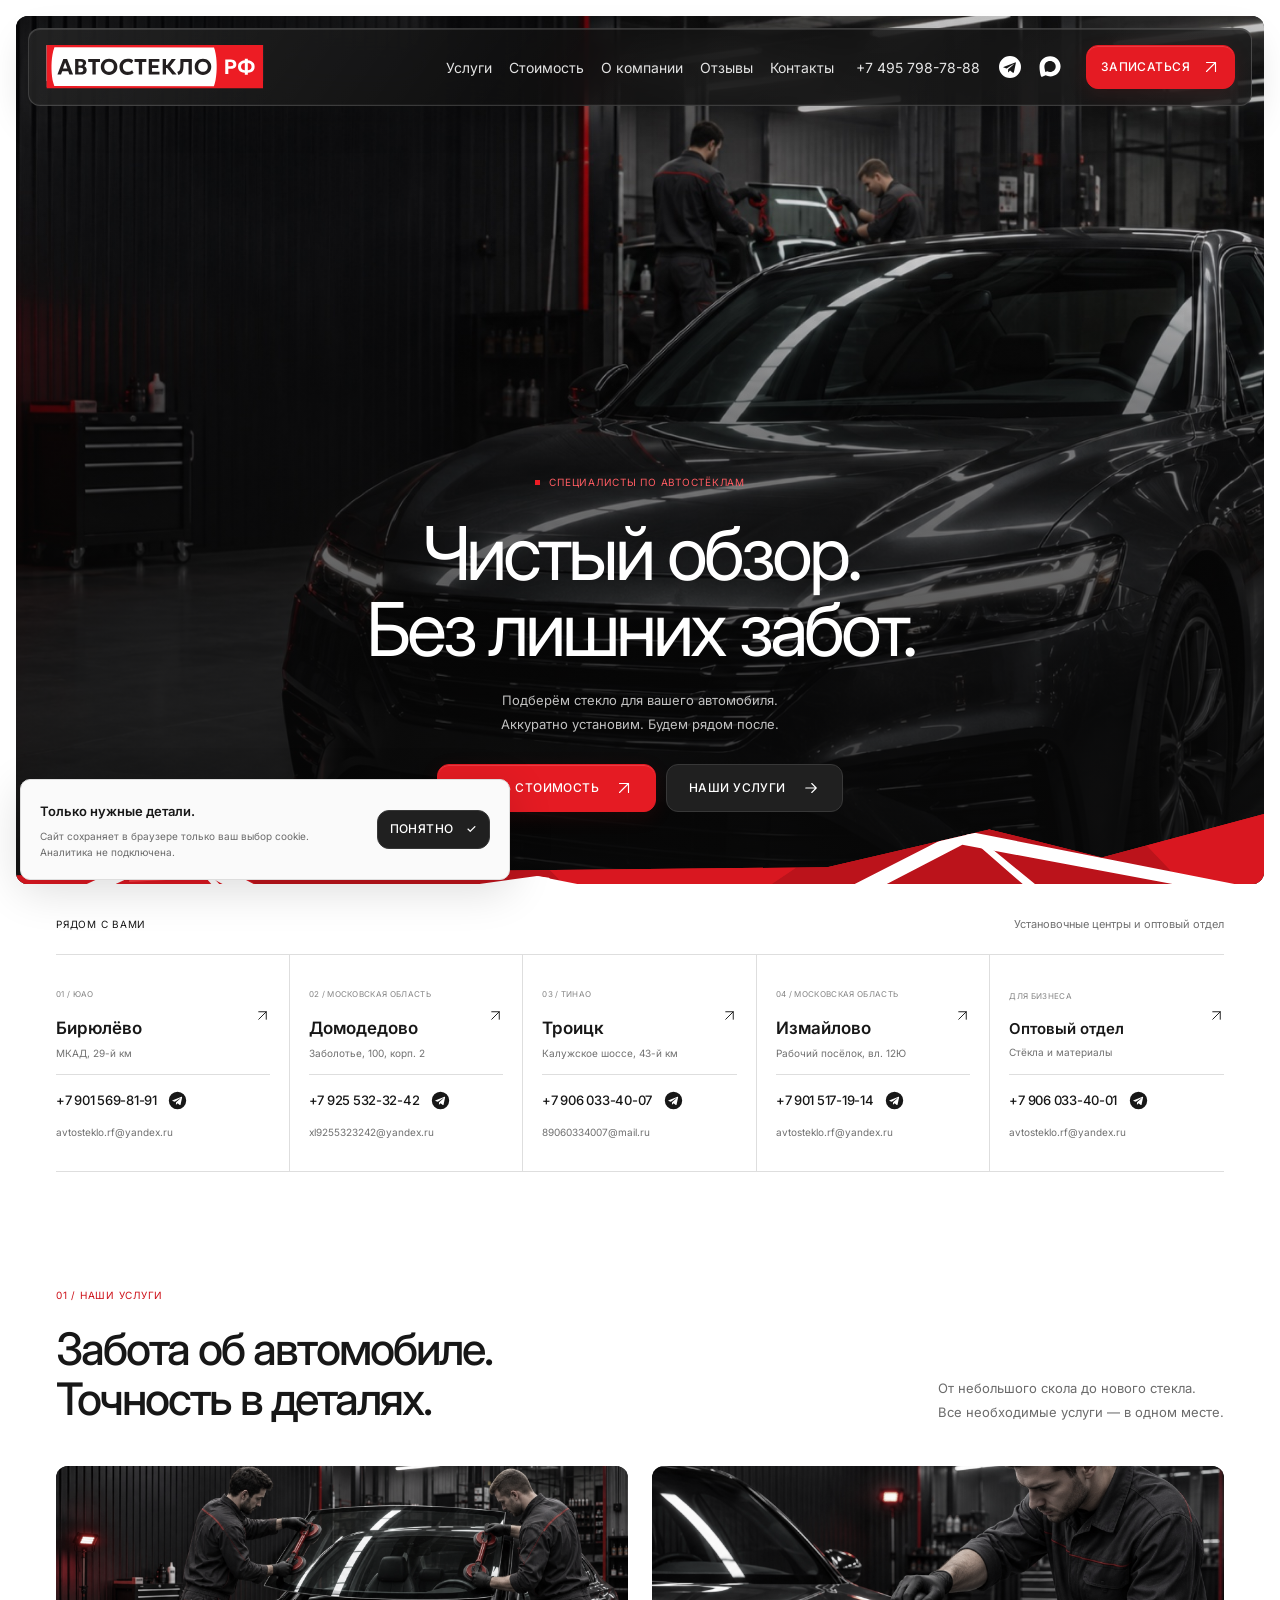
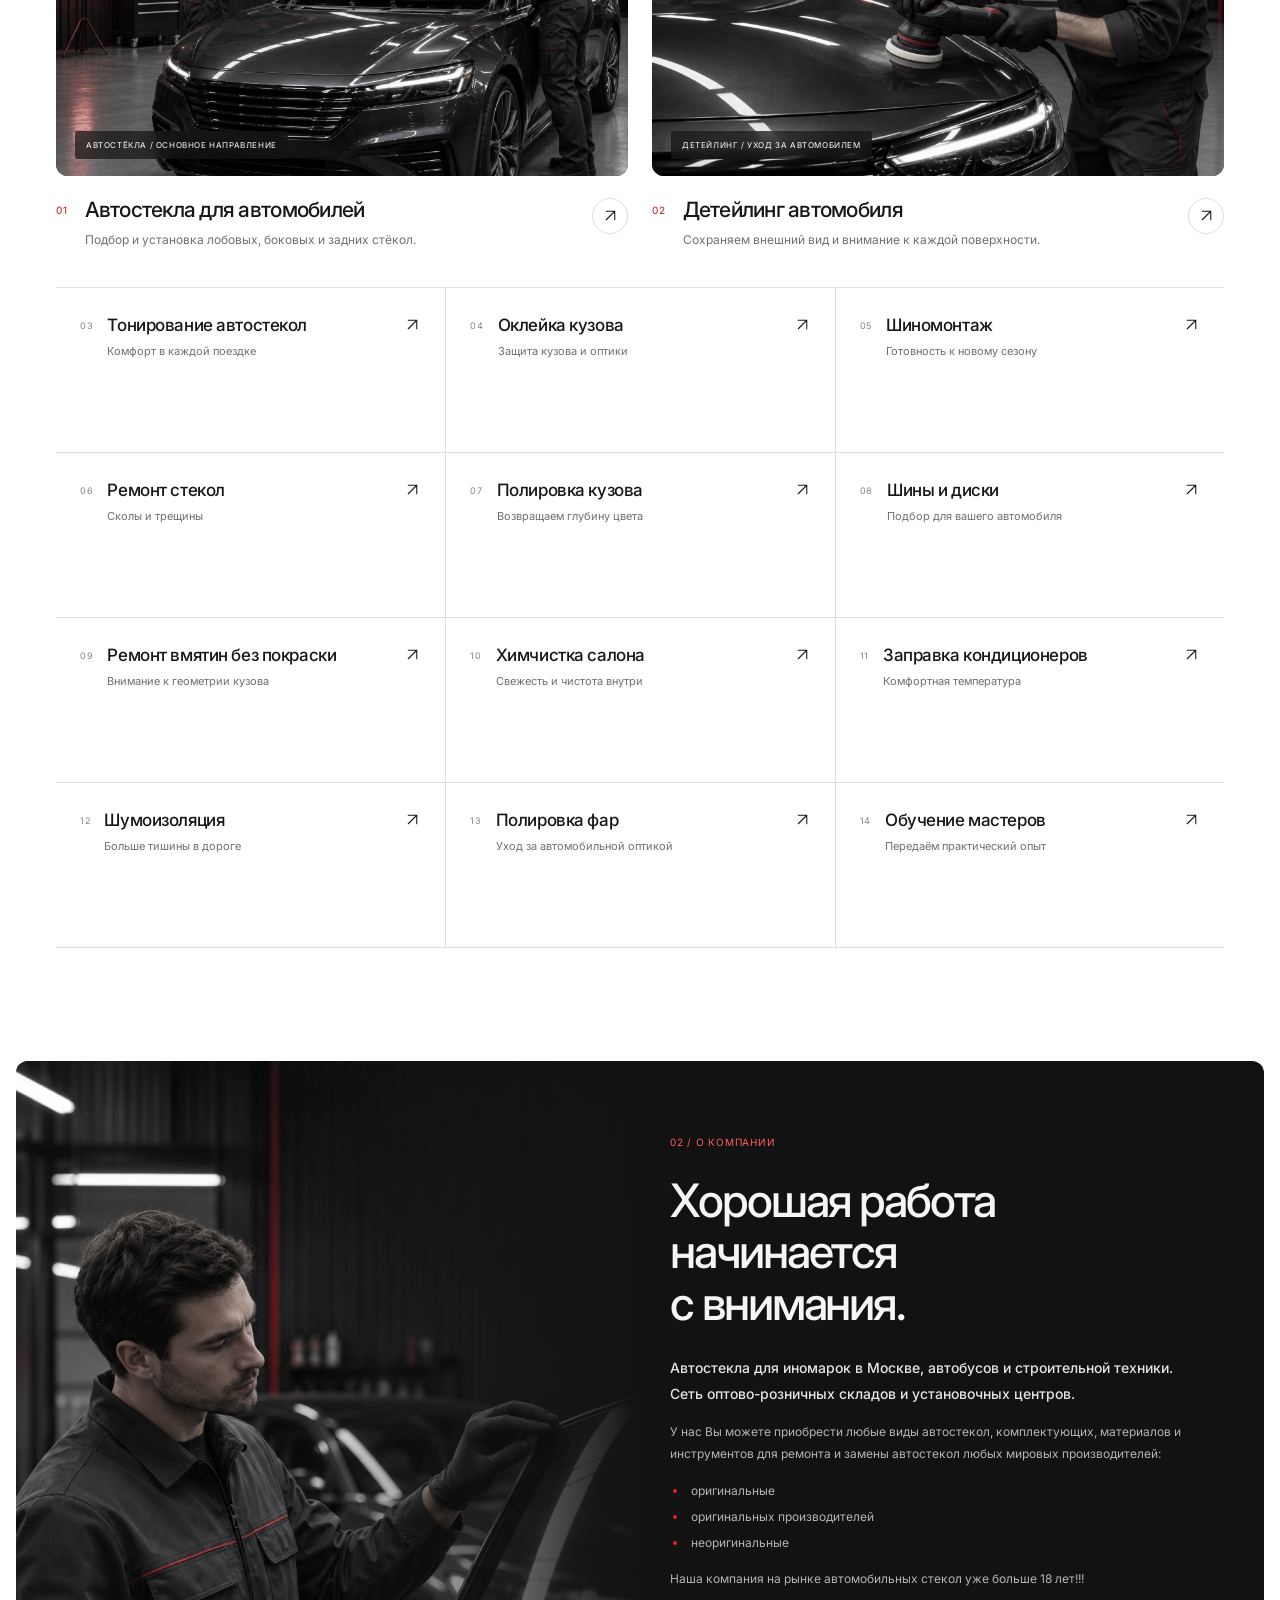
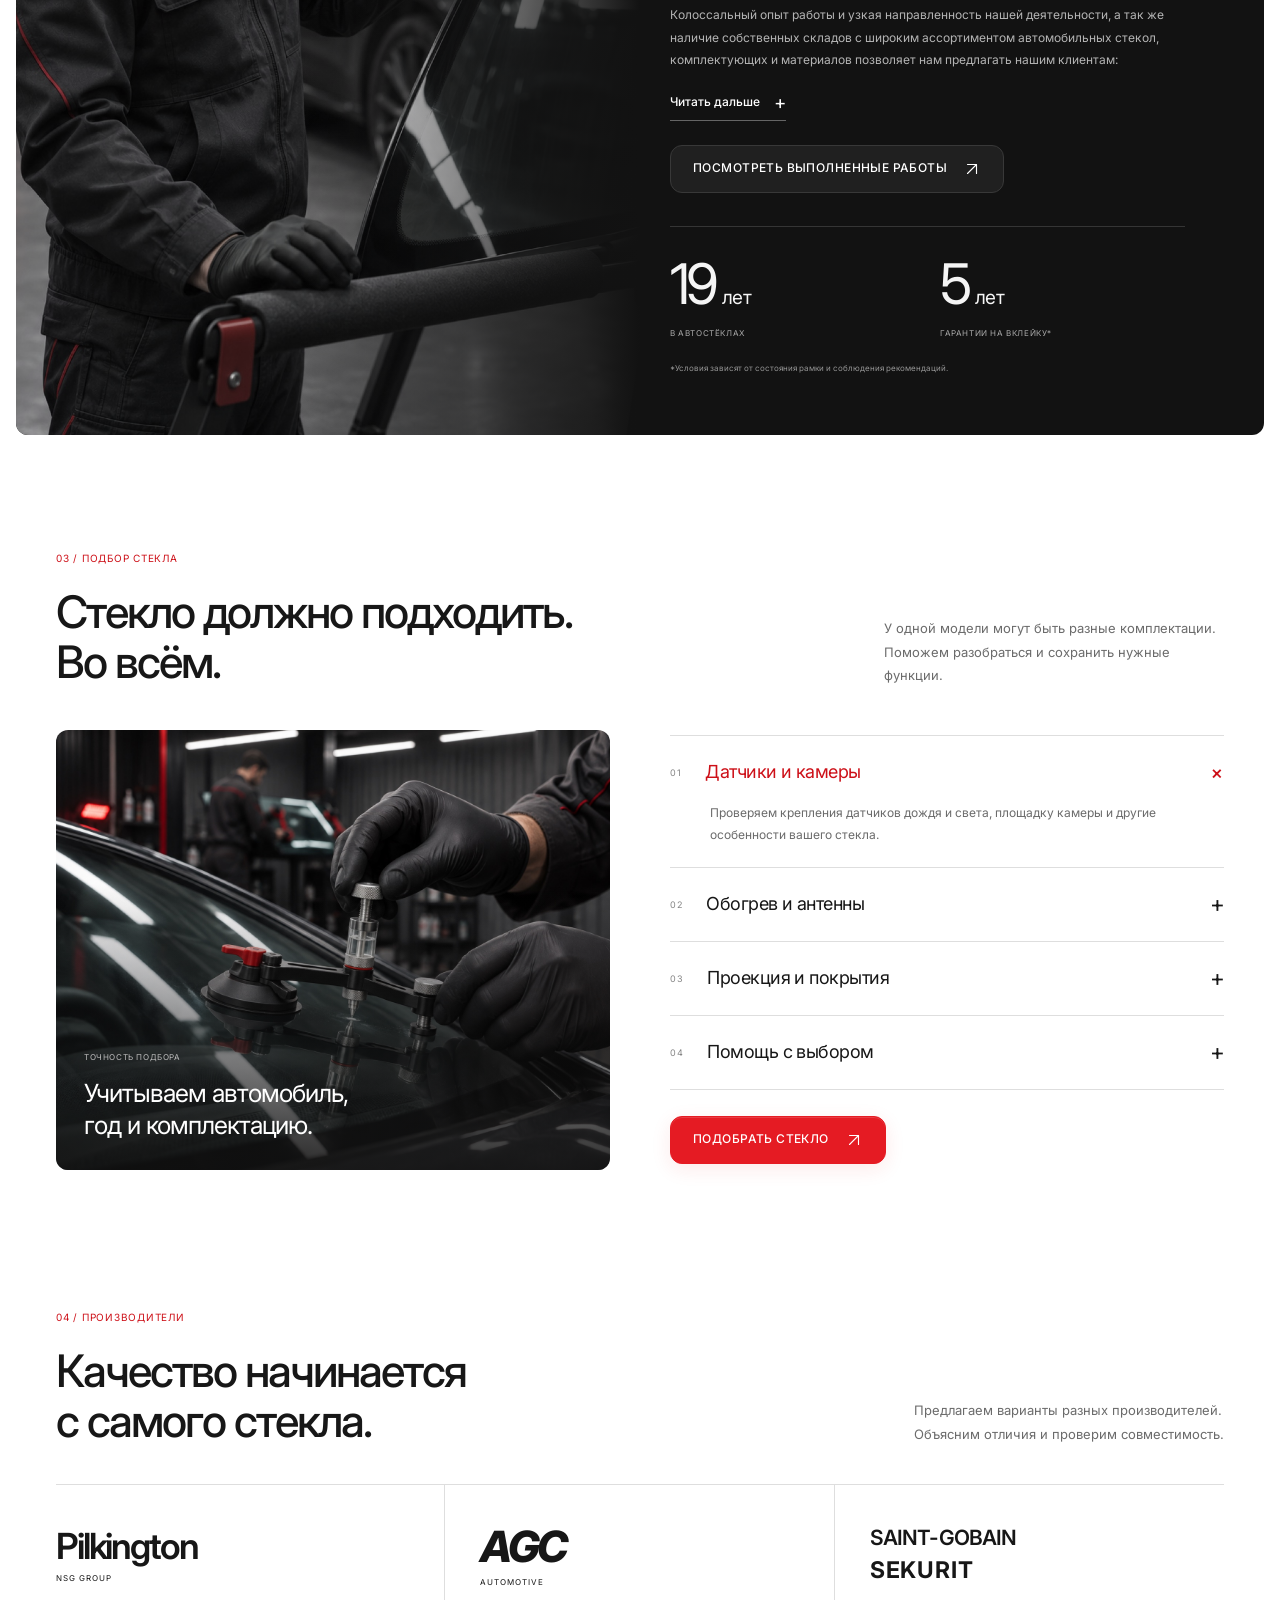
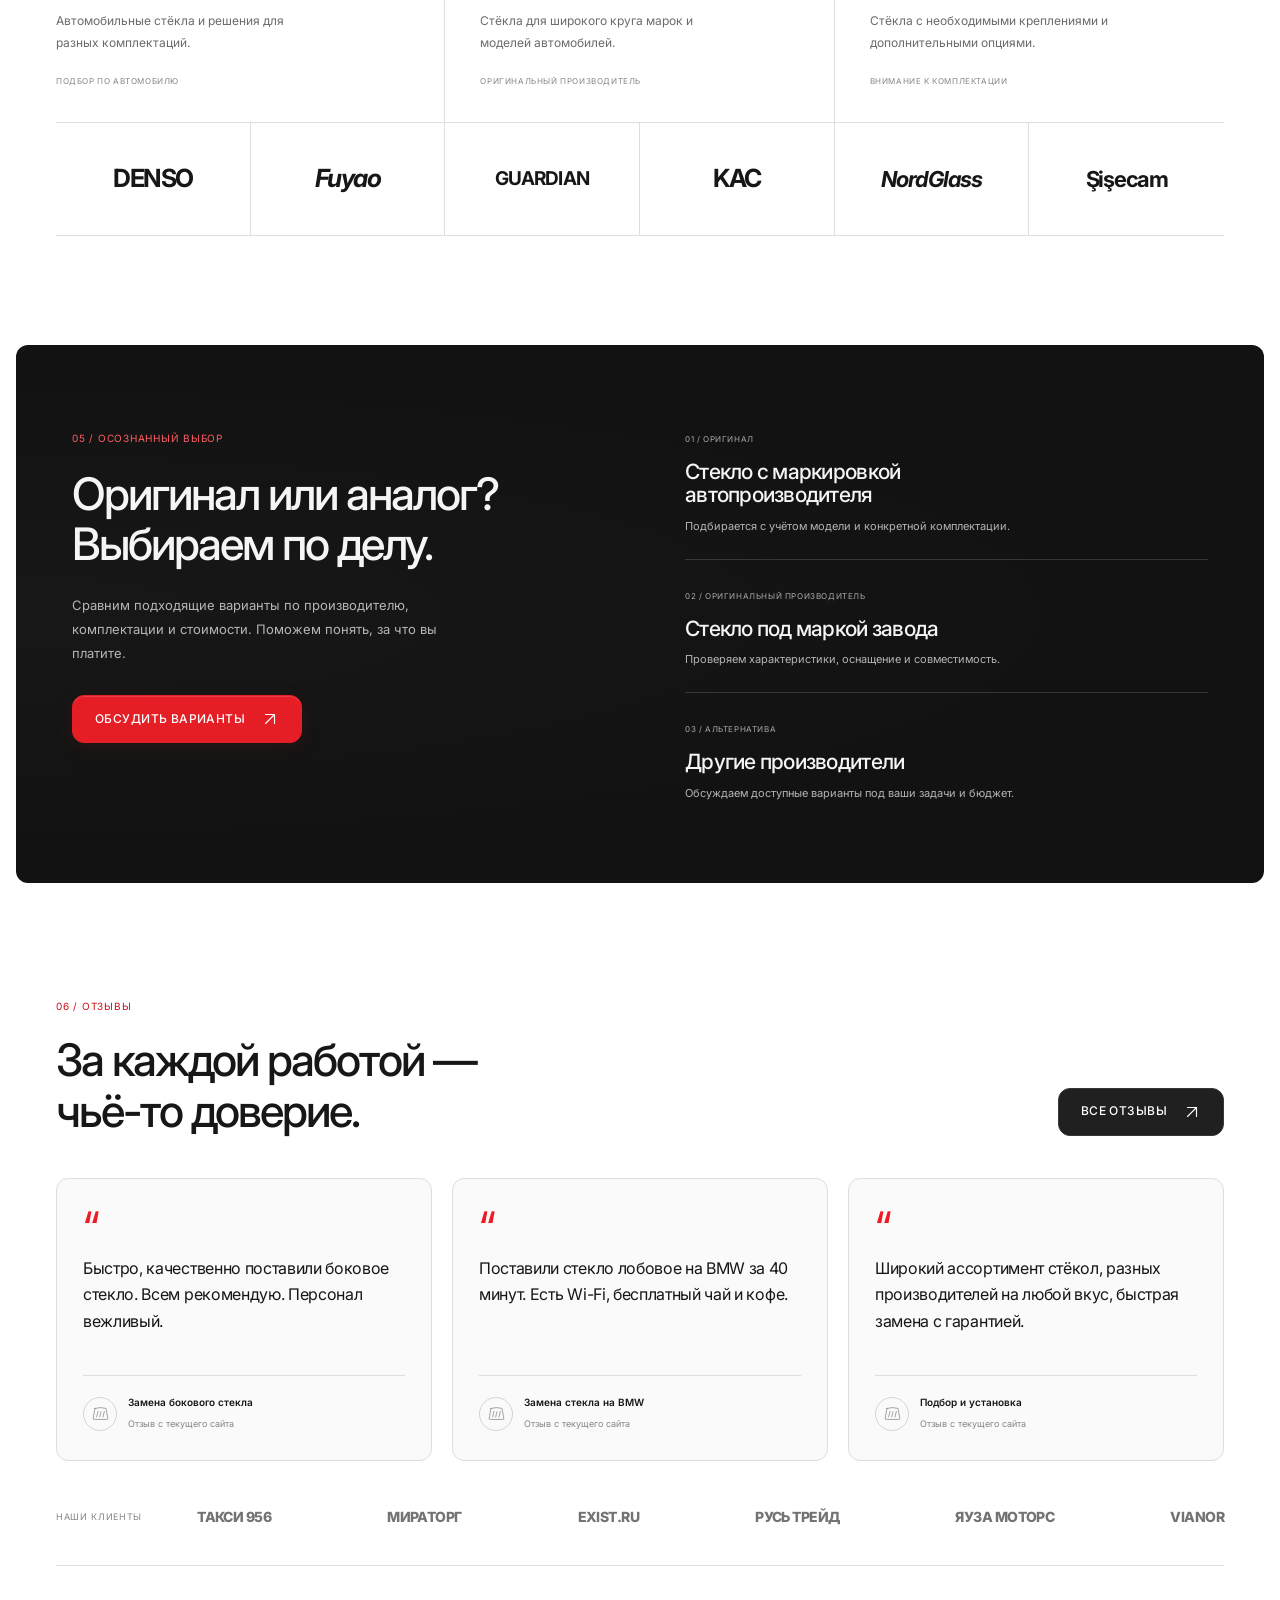
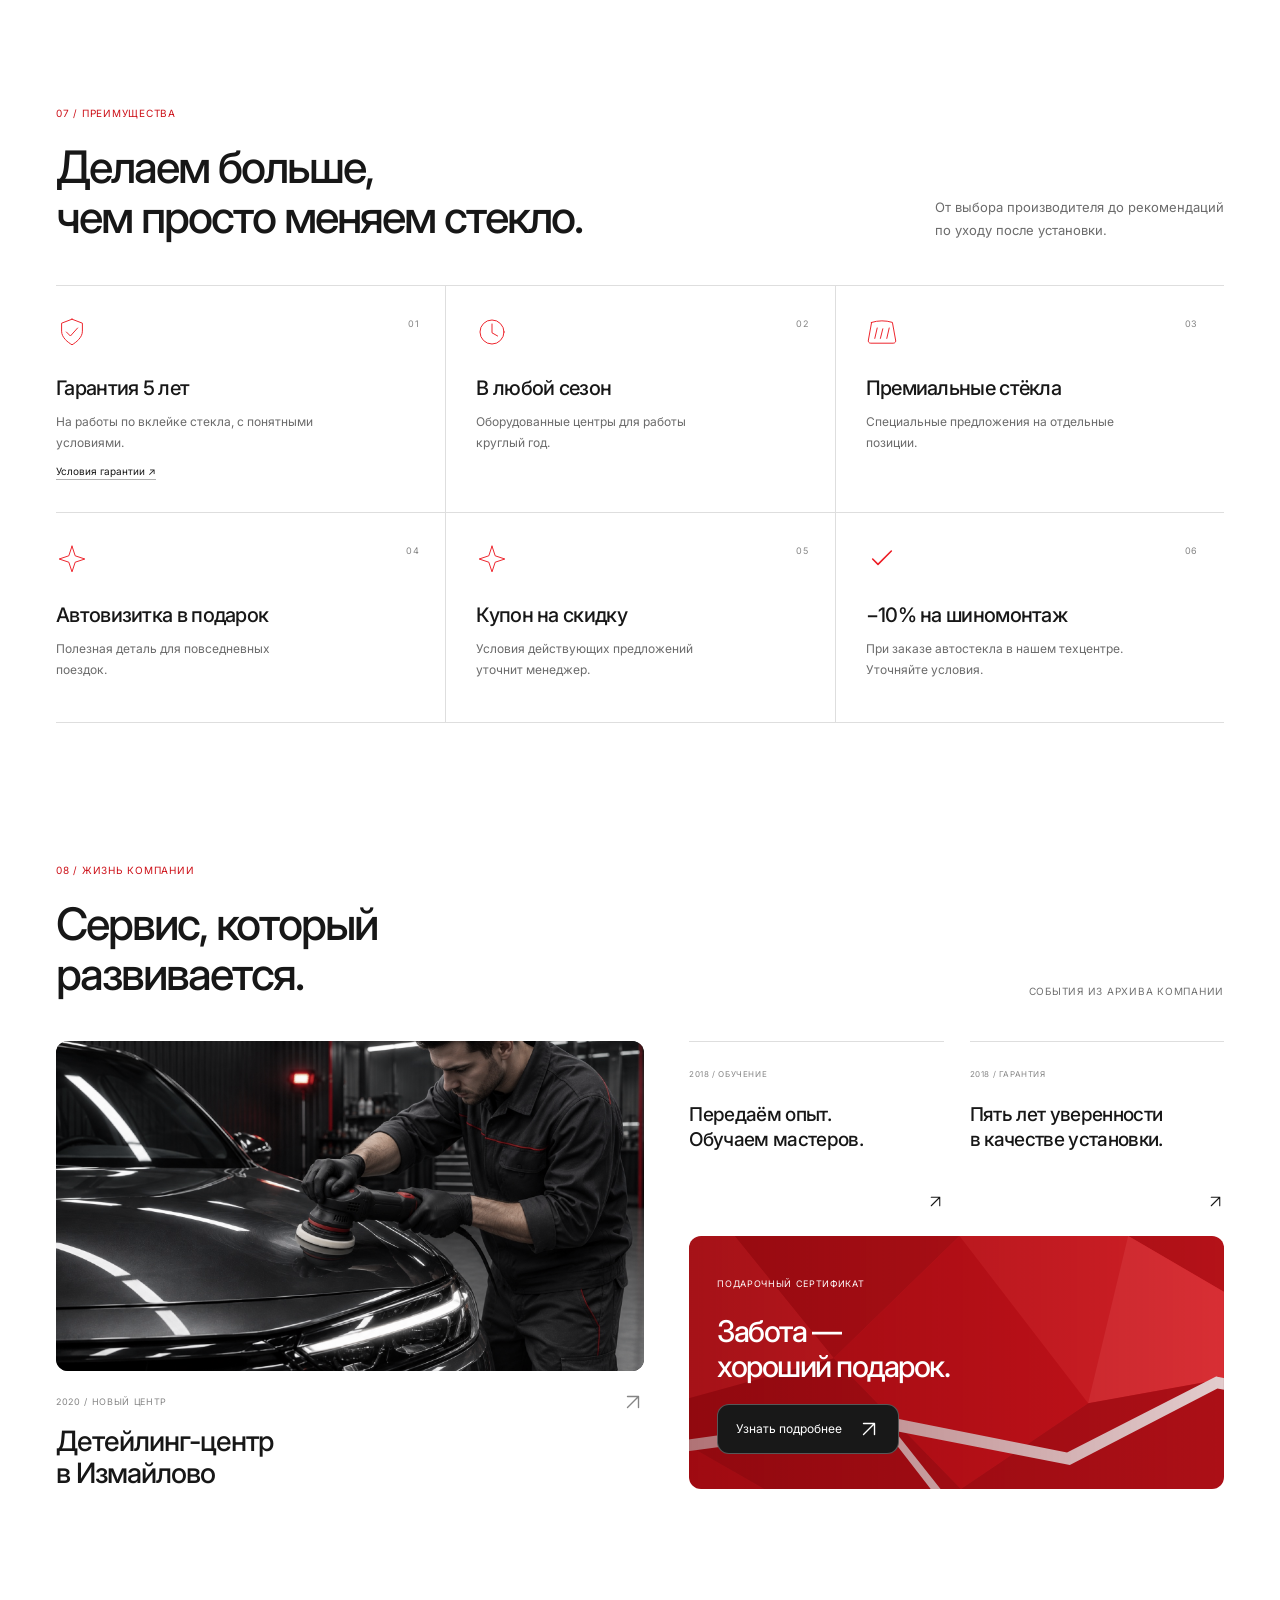
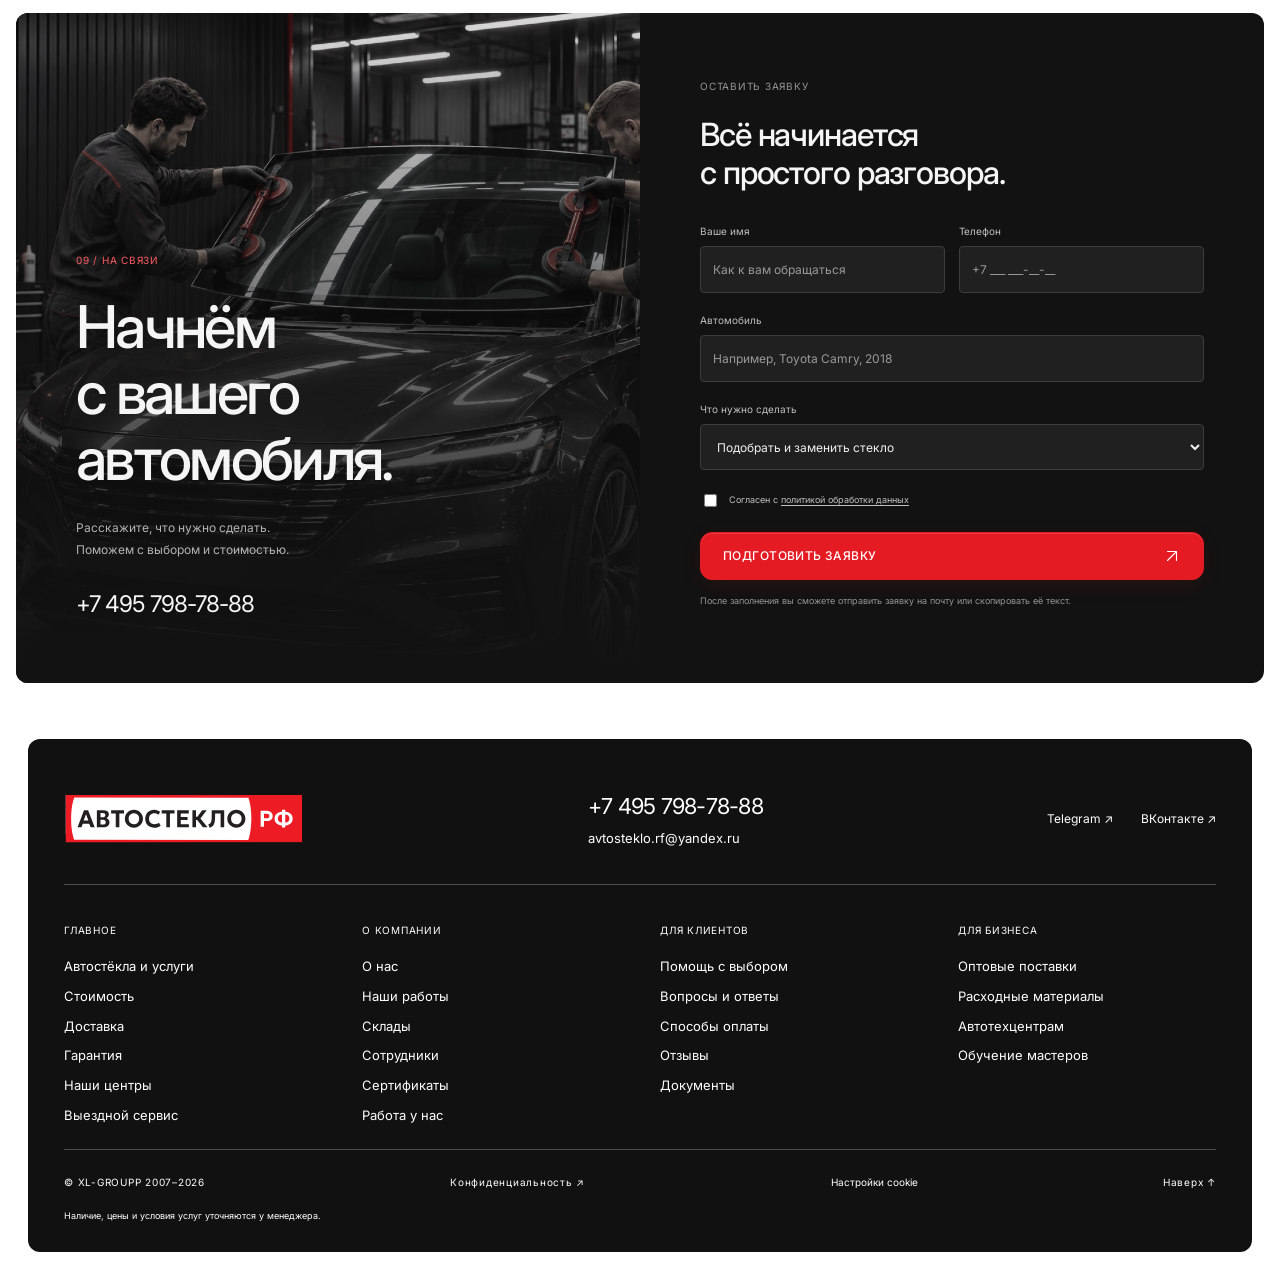
<file: v2/index.html>
<!doctype html>
<html lang="ru">
<head>
  <meta charset="UTF-8"><meta name="viewport" content="width=device-width,initial-scale=1">
  <meta name="theme-color" content="#ed1c24"><link rel="icon" type="image/svg+xml" href="assets/brand-logo.svg">
  <title>Автостекло.рф — чистый обзор, точная работа</title>
  <meta name="description" content="Автостекло РФ — сеть сервисных центров. Замена, ремонт и подбор автомобильных стёкол в Москве и области.">
  <link rel="preconnect" href="https://fonts.googleapis.com"><link rel="preconnect" href="https://fonts.gstatic.com" crossorigin>
  <link href="https://fonts.googleapis.com/css2?family=Inter:wght@400;500;600;700;800&display=swap" rel="stylesheet">
  <link rel="stylesheet" href="base.css?v=20261106-v2"><link rel="stylesheet" href="brand.css?v=20261106-black-footer"><script src="app.js?v=20261106-v2" defer></script>
</head>
<body>
<a href="#main" class="skip">Перейти к содержанию</a>
<svg class="svg-defs" aria-hidden="true"><defs>
<symbol id="arrow" viewBox="0 0 24 24"><path d="M5 12h14M13 6l6 6-6 6"/></symbol>
<symbol id="diagonal" viewBox="0 0 24 24"><path d="M6 18 18 6M6 6h12v12"/></symbol>
<symbol id="glass" viewBox="0 0 40 40"><path d="m7 8-4 22a3 3 0 0 0 3 4h28a3 3 0 0 0 3-4L33 8a45 45 0 0 0-26 0Z"/><path d="m14 15-3 13m10-12-3 12m11-13-3 13"/></symbol>
<symbol id="spark" viewBox="0 0 40 40"><path d="m20 4 4 12 12 4-12 4-4 12-4-12-12-4 12-4 4-12Z"/></symbol>
<symbol id="shield" viewBox="0 0 40 40"><path d="m20 4 13 5v10c0 8-8 14-13 17C15 33 7 27 7 19V9l13-5Z"/><path d="m13 20 5 5 9-10"/></symbol>
<symbol id="pin" viewBox="0 0 24 24"><path d="M19 10c0 5-7 11-7 11S5 15 5 10a7 7 0 1 1 14 0Z"/><circle cx="12" cy="10" r="2"/></symbol>
<symbol id="clock" viewBox="0 0 40 40"><circle cx="20" cy="20" r="15"/><path d="M20 10v11l7 4"/></symbol>
<symbol id="check" viewBox="0 0 24 24"><path d="m5 12 4 4L19 6"/></symbol>
<symbol id="phone" viewBox="0 0 24 24"><path d="m6 3 4 5-3 3c2 3 3 4 6 6l3-3 5 4c-1 3-3 4-5 3C8 18 3 13 2 7c0-2 2-4 4-4Z"/></symbol>
<symbol id="telegram" viewBox="0 0 24 24"><path fill-rule="evenodd" d="M12 1a11 11 0 1 0 0 22 11 11 0 0 0 0-22ZM6.1 11.7l11-4.3c.5-.2.9.1.7.8l-1.9 9c-.1.6-.5.8-1 .5l-2.9-2.2-1.4 1.4c-.2.2-.3.3-.6.3l.2-3 5.4-4.8c.2-.2 0-.3-.3-.1l-6.7 4.2-2.9-.9c-.6-.2-.6-.6.4-.9Z" clip-rule="evenodd"/></symbol>
<symbol id="max" viewBox="0 0 24 24"><path fill-rule="evenodd" d="M12.2 1.2C6 1.2 1.5 5.7 1.5 11.8c0 2.7.5 6.4 1.4 9.3.2.7.8 1 1.4.7l3.3-1.5c1.4.7 3 1.1 4.6 1.1 5.9 0 10.4-4.5 10.4-10.1S18.1 1.2 12.2 1.2ZM12 5.9c3.3 0 5.7 2.4 5.7 5.5s-2.4 5.5-5.7 5.5c-1 0-1.9-.2-2.7-.6l-2 .8-.6-3.2c-.2-.8-.3-1.5-.3-2.3C6.4 8.3 8.7 5.9 12 5.9Z" clip-rule="evenodd"/></symbol>
</defs></svg>

<header class="nav-wrap">
 <div class="nav-shell">
  <a class="brand" href="#top" aria-label="Автостекло.рф — на главную"><img class="brand-logo" src="assets/brand-logo.svg" alt="АВТОСТЕКЛО РФ — сеть сервисных центров" width="1000" height="200"></a>
  <nav class="desktop-nav" aria-label="Основное меню"><a href="#services">Услуги</a><button data-modal="price">Стоимость</button><a href="#about">О компании</a><a href="#reviews">Отзывы</a><a href="#centers">Контакты</a></nav>
  <div class="header-contacts">
   <a class="header-phone" href="tel:+74957987888">+7 495 798-78-88</a>
   <div class="header-messengers">
    <a class="messenger-icon" href="https://t.me/autostekloRF" target="_blank" rel="noopener" aria-label="Написать в Telegram" title="Telegram"><svg aria-hidden="true"><use href="#telegram"/></svg></a>
    <button class="messenger-icon" type="button" data-modal="max" aria-label="Написать в MAX" aria-haspopup="dialog" title="MAX"><svg aria-hidden="true"><use href="#max"/></svg></button>
   </div>
  </div>
  <button class="btn accent nav-cta" data-book="Подбор автостекла">Записаться <svg><use href="#diagonal"/></svg></button>
  <button class="menu-toggle" aria-label="Открыть меню" aria-expanded="false" aria-controls="mobile-nav"><span></span><span></span></button>
 </div>
 <nav id="mobile-nav" class="mobile-nav" hidden aria-label="Мобильное меню"><a href="#services">Услуги</a><button data-modal="price">Стоимость</button><a href="#about">О компании</a><a href="#reviews">Отзывы</a><a href="#centers">Наши центры</a><a href="tel:+74957987888">+7 495 798-78-88</a><button class="btn accent" data-book="Подбор автостекла">Записаться <span>↗</span></button></nav>
</header>

<main id="main">
 <section class="hero framed" id="top" aria-labelledby="hero-title">
  <img class="hero-photo" src="../assets/hero.jpg" alt="Графитовый автомобиль в современной мастерской автостёкол" fetchpriority="high">
  <div class="hero-shade"></div><div class="hero-accent"></div><div class="brand-hero-edge" aria-hidden="true"></div>
  <div class="hero-content">
   <span class="eyebrow accent-text"><i></i>Специалисты по автостёклам</span>
   <h1 id="hero-title">Чистый обзор.<br>Без лишних забот.</h1>
   <p>Подберём стекло для вашего автомобиля.<br>Аккуратно установим. Будем рядом после.</p>
   <div class="actions"><button class="btn accent" data-book="Рассчитать стоимость стекла">Узнать стоимость <svg><use href="#diagonal"/></svg></button><a class="btn dark" href="#services">Наши услуги <svg><use href="#arrow"/></svg></a></div>
  </div>
 </section>

 <section class="centers-section wrap" id="centers" aria-labelledby="centers-title">
  <div class="centers-heading"><span class="eyebrow" id="centers-title">Рядом с вами</span><span class="muted">Установочные центры и оптовый отдел</span></div>
  <div class="center-strip">
   <article class="center-item"><button class="center-info" data-center="0" aria-haspopup="dialog"><span class="mono">01 / ЮАО</span><strong>Бирюлёво</strong><span class="center-address">МКАД, 29-й км</span><svg><use href="#diagonal"/></svg></button><div class="center-contacts"><div class="center-phone-row"><a class="center-phone" href="tel:+79015698191">+7 901 569-81-91</a><a class="center-telegram" href="https://t.me/xlgrouppmkad29" target="_blank" rel="noopener" aria-label="Telegram — Бирюлёво" title="Написать в Telegram"><svg aria-hidden="true"><use href="#telegram"/></svg></a></div><a class="center-email" href="mailto:avtosteklo.rf@yandex.ru">avtosteklo.rf@yandex.ru</a></div></article>
   <article class="center-item"><button class="center-info" data-center="1" aria-haspopup="dialog"><span class="mono">02 / МОСКОВСКАЯ ОБЛАСТЬ</span><strong>Домодедово</strong><span class="center-address">Заболотье, 100, корп. 2</span><svg><use href="#diagonal"/></svg></button><div class="center-contacts"><div class="center-phone-row"><a class="center-phone" href="tel:+79255323242">+7 925 532-32-42</a><a class="center-telegram" href="https://t.me/XLgrouppZAB" target="_blank" rel="noopener" aria-label="Telegram — Домодедово" title="Написать в Telegram"><svg aria-hidden="true"><use href="#telegram"/></svg></a></div><a class="center-email" href="mailto:xl9255323242@yandex.ru">xl9255323242@yandex.ru</a></div></article>
   <article class="center-item"><button class="center-info" data-center="2" aria-haspopup="dialog"><span class="mono">03 / ТИНАО</span><strong>Троицк</strong><span class="center-address">Калужское шоссе, 43-й км</span><svg><use href="#diagonal"/></svg></button><div class="center-contacts"><div class="center-phone-row"><a class="center-phone" href="tel:+79060334007">+7 906 033-40-07</a><a class="center-telegram" href="https://t.me/xlgroupptroick" target="_blank" rel="noopener" aria-label="Telegram — Троицк" title="Написать в Telegram"><svg aria-hidden="true"><use href="#telegram"/></svg></a></div><a class="center-email" href="mailto:89060334007@mail.ru">89060334007@mail.ru</a></div></article>
   <article class="center-item"><button class="center-info" data-center="3" aria-haspopup="dialog"><span class="mono">04 / МОСКОВСКАЯ ОБЛАСТЬ</span><strong>Измайлово</strong><span class="center-address">Рабочий посёлок, вл. 12Ю</span><svg><use href="#diagonal"/></svg></button><div class="center-contacts"><div class="center-phone-row"><a class="center-phone" href="tel:+79015171914">+7 901 517-19-14</a><a class="center-telegram" href="https://t.me/autostekloRF" target="_blank" rel="noopener" aria-label="Telegram — Измайлово" title="Написать в Telegram"><svg aria-hidden="true"><use href="#telegram"/></svg></a></div><a class="center-email" href="mailto:avtosteklo.rf@yandex.ru">avtosteklo.rf@yandex.ru</a></div></article>
   <article class="center-item wholesale"><button class="center-info" data-center="4" aria-haspopup="dialog"><span class="mono">ДЛЯ БИЗНЕСА</span><strong>Оптовый отдел</strong><span class="center-address">Стёкла и материалы</span><svg><use href="#diagonal"/></svg></button><div class="center-contacts"><div class="center-phone-row"><a class="center-phone" href="tel:+79060334001">+7 906 033-40-01</a><a class="center-telegram" href="https://t.me/XLGrouppOPT" target="_blank" rel="noopener" aria-label="Telegram — Оптовый отдел" title="Написать в Telegram"><svg aria-hidden="true"><use href="#telegram"/></svg></a></div><a class="center-email" href="mailto:avtosteklo.rf@yandex.ru">avtosteklo.rf@yandex.ru</a></div></article>
  </div>
 </section>

 <section class="section wrap services" id="services">
  <div class="section-head"><div><span class="eyebrow accent-text">01 / Наши услуги</span><h2>Забота об автомобиле.<br>Точность в деталях.</h2></div><p>От небольшого скола до нового стекла.<br>Все необходимые услуги — в одном месте.</p></div>
  <div class="featured-services">
   <article class="service-feature"><div class="image-box"><img src="../assets/install.jpg" alt="Мастера аккуратно устанавливают автомобильное стекло" loading="lazy"><span class="image-label mono">АВТОСТЁКЛА / ОСНОВНОЕ НАПРАВЛЕНИЕ</span></div><div class="feature-copy"><span class="service-number mono">01</span><div><h3>Автостекла для автомобилей</h3><p>Подбор и установка лобовых, боковых и задних стёкол.</p></div><button class="circle-link" data-service="0" aria-label="Подробнее об автостёклах"><svg><use href="#diagonal"/></svg></button></div></article>
   <article class="service-feature"><div class="image-box"><img src="../assets/detailing.jpg" alt="Специалист полирует кузов графитового автомобиля" loading="lazy"><span class="image-label mono">ДЕТЕЙЛИНГ / УХОД ЗА АВТОМОБИЛЕМ</span></div><div class="feature-copy"><span class="service-number mono">02</span><div><h3>Детейлинг автомобиля</h3><p>Сохраняем внешний вид и внимание к каждой поверхности.</p></div><button class="circle-link" data-service="1" aria-label="Подробнее о детейлинге"><svg><use href="#diagonal"/></svg></button></div></article>
  </div>
  <div class="service-list" id="service-list"></div>
 </section>

 <section class="about-section framed dark-section" id="about">
  <div class="about-photo"><img src="../assets/team.jpg" alt="Специалист в мастерской автомобильных стёкол" loading="lazy"></div>
  <div class="about-copy"><span class="eyebrow accent-text">02 / О компании</span><h2>Хорошая работа<br>начинается<br>с внимания.</h2><div class="about-seo">
   <p class="seo-lead">Автостекла для иномарок в Москве, автобусов и строительной техники.<br>Сеть оптово-розничных складов и установочных центров.</p>
   <p>У нас Вы можете приобрести любые виды автостекол, комплектующих, материалов и инструментов для ремонта и замены автостекол любых мировых производителей:</p>
   <ul><li>оригинальные</li><li>оригинальных производителей</li><li>неоригинальные</li></ul>
   <p>Наша компания на рынке автомобильных стекол уже больше 18 лет!!!</p>
   <p>Колоссальный опыт работы и узкая направленность нашей деятельности, а так же наличие собственных складов с широким ассортиментом автомобильных стекол, комплектующих и материалов позволяет нам предлагать нашим клиентам:</p>
   <details class="seo-more">
    <summary><span class="seo-show">Читать дальше</span><span class="seo-hide">Свернуть текст</span><span class="plus" aria-hidden="true">+</span></summary>
    <div class="seo-more-content">
     <ul><li>самые низкие цены на автостекла и комплектующие</li><li>широкий ассортимент от самых дешевых запчастей до оригиналов</li><li>оперативная доставка в любую точку Москвы и области</li><li>качественное и гарантийное выполнение работ по замене и ремонту автостекол</li></ul>
     <p>Мы производим замену, ремонт и установку автостекол в Москве и Московской области в наших специализированных, оборудованных самым современным оборудованием сервисных центрах.</p>
     <p>Наша компания является официальным представителем большинства заводов-изготовителей автомобильных стекол. Приобретая автостекла у других компаний знайте, что скорее всего оно было куплено именно у нас!!!</p>
     <p>Не переплачивайте, обращайтесь именно к нам напрямую, и мы гарантируем Вам экономию и качество!!!</p>
    </div>
   </details>
  </div><a class="btn dark about-work-link" href="https://автостекло.рф/nashi-raboti.php" target="_blank" rel="noopener">Посмотреть выполненные работы <svg><use href="#diagonal"/></svg></a><div class="about-stats"><div><strong>19<span>лет</span></strong><span class="mono">В АВТОСТЁКЛАХ</span></div><div><strong>5<span>лет</span></strong><span class="mono">ГАРАНТИИ НА ВКЛЕЙКУ*</span></div></div><small>*Условия зависят от состояния рамки и соблюдения рекомендаций.</small></div>
 </section>

 <section class="section wrap glass-guide" id="glass-guide">
  <div class="section-head"><div><span class="eyebrow accent-text">03 / Подбор стекла</span><h2>Стекло должно подходить.<br>Во всём.</h2></div><p>У одной модели могут быть разные комплектации.<br>Поможем разобраться и сохранить нужные функции.</p></div>
  <div class="glass-layout"><div class="glass-image"><img src="../assets/repair.jpg" alt="Деталь лобового стекла в процессе точной работы мастера" loading="lazy"><div class="glass-image-caption"><span class="mono">ТОЧНОСТЬ ПОДБОРА</span><p>Учитываем автомобиль,<br>год и комплектацию.</p></div></div><div class="accordion" id="glass-accordion">
    <details open><summary><span class="mono">01</span>Датчики и камеры<span class="plus">+</span></summary><p>Проверяем крепления датчиков дождя и света, площадку камеры и другие особенности вашего стекла.</p></details>
    <details><summary><span class="mono">02</span>Обогрев и антенны<span class="plus">+</span></summary><p>Уточняем, нужен ли полный обогрев, обогрев зоны щёток или встроенная антенна. Сохраняем привычные функции автомобиля.</p></details>
    <details><summary><span class="mono">03</span>Проекция и покрытия<span class="plus">+</span></summary><p>Учитываем проекционный дисплей, атермальное покрытие и другие особенности комплектации.</p></details>
    <details><summary><span class="mono">04</span>Помощь с выбором<span class="plus">+</span></summary><p>Не обязательно знать все опции. Сообщите модель и год выпуска — специалист поможет уточнить детали.</p></details>
    <button class="btn accent" data-book="Помощь с подбором стекла">Подобрать стекло <svg><use href="#diagonal"/></svg></button>
  </div></div>
 </section>

 <section class="section wrap manufacturers" id="manufacturers">
  <div class="section-head compact"><div><span class="eyebrow accent-text">04 / Производители</span><h2>Качество начинается<br>с самого стекла.</h2></div><p>Предлагаем варианты разных производителей.<br>Объясним отличия и проверим совместимость.</p></div>
  <div class="maker-grid"><article><span class="maker-logo pilkington">Pilkington<span>NSG GROUP</span></span><p>Автомобильные стёкла и решения для разных комплектаций.</p><span class="mono">ПОДБОР ПО АВТОМОБИЛЮ</span></article><article><span class="maker-logo agc">AGC<span>AUTOMOTIVE</span></span><p>Стёкла для широкого круга марок и моделей автомобилей.</p><span class="mono">ОРИГИНАЛЬНЫЙ ПРОИЗВОДИТЕЛЬ</span></article><article><span class="maker-logo sekurit">SAINT-GOBAIN<span>SEKURIT</span></span><p>Стёкла с необходимыми креплениями и дополнительными опциями.</p><span class="mono">ВНИМАНИЕ К КОМПЛЕКТАЦИИ</span></article></div>
  <ul class="brand-cards" aria-label="Бренды" tabindex="0">
   <li><span class="brand-wordmark denso">DENSO</span></li>
   <li><span class="brand-wordmark fuyao">Fuyao</span></li>
   <li><span class="brand-wordmark guardian">GUARDIAN</span></li>
   <li><span class="brand-wordmark kac">KAC</span></li>
   <li><span class="brand-wordmark nordglass">NordGlass</span></li>
   <li><span class="brand-wordmark sisecam">Şişecam</span></li>
  </ul>
 </section>

 <section class="comparison framed dark-section" id="choice">
  <div class="wrap comparison-inner"><div><span class="eyebrow accent-text">05 / Осознанный выбор</span><h2>Оригинал или аналог?<br>Выбираем по делу.</h2><p>Сравним подходящие варианты по производителю, комплектации и стоимости. Поможем понять, за что вы платите.</p><button class="btn accent" data-book="Сравнить варианты автостёкол">Обсудить варианты <svg><use href="#diagonal"/></svg></button></div><div class="comparison-list"><article><span class="mono">01 / ОРИГИНАЛ</span><h3>Стекло с маркировкой автопроизводителя</h3><p>Подбирается с учётом модели и конкретной комплектации.</p></article><article><span class="mono">02 / ОРИГИНАЛЬНЫЙ ПРОИЗВОДИТЕЛЬ</span><h3>Стекло под маркой завода</h3><p>Проверяем характеристики, оснащение и совместимость.</p></article><article><span class="mono">03 / АЛЬТЕРНАТИВА</span><h3>Другие производители</h3><p>Обсуждаем доступные варианты под ваши задачи и бюджет.</p></article></div></div>
 </section>

 <section class="section wrap reviews" id="reviews">
  <div class="section-head"><div><span class="eyebrow accent-text">06 / Отзывы</span><h2>За каждой работой —<br>чьё-то доверие.</h2></div><a class="btn dark" href="https://автостекло.рф/otzivi.aspx" target="_blank" rel="noopener">Все отзывы <svg><use href="#diagonal"/></svg></a></div>
  <div class="review-grid"><article><span class="quote-mark">“</span><blockquote>Быстро, качественно поставили боковое стекло. Всем рекомендую. Персонал вежливый.</blockquote><div class="review-meta"><span class="mini-glass"><svg><use href="#glass"/></svg></span><div><strong>Замена бокового стекла</strong><span>Отзыв с текущего сайта</span></div></div></article><article><span class="quote-mark">“</span><blockquote>Поставили стекло лобовое на BMW за 40 минут. Есть Wi-Fi, бесплатный чай и кофе.</blockquote><div class="review-meta"><span class="mini-glass"><svg><use href="#glass"/></svg></span><div><strong>Замена стекла на BMW</strong><span>Отзыв с текущего сайта</span></div></div></article><article><span class="quote-mark">“</span><blockquote>Широкий ассортимент стёкол, разных производителей на любой вкус, быстрая замена с гарантией.</blockquote><div class="review-meta"><span class="mini-glass"><svg><use href="#glass"/></svg></span><div><strong>Подбор и установка</strong><span>Отзыв с текущего сайта</span></div></div></article></div>
  <div class="clients"><span class="eyebrow">Наши клиенты</span><div><span>ТАКСИ 956</span><span>МИРАТОРГ</span><span>EXIST.RU</span><span>РУСЬ ТРЕЙД</span><span>ЯУЗА МОТОРС</span><span>VIANOR</span></div></div>
 </section>

 <section class="section wrap benefits" id="warranty">
  <div class="section-head"><div><span class="eyebrow accent-text">07 / Преимущества</span><h2>Делаем больше,<br>чем просто меняем стекло.</h2></div><p>От выбора производителя до рекомендаций<br>по уходу после установки.</p></div>
  <div class="benefit-grid"><article><svg><use href="#shield"/></svg><span class="mono">01</span><h3>Гарантия 5 лет</h3><p>На работы по вклейке стекла, с понятными условиями.</p><a href="https://автостекло.рф/garant.php" target="_blank" rel="noopener">Условия гарантии ↗</a></article><article><svg><use href="#clock"/></svg><span class="mono">02</span><h3>В любой сезон</h3><p>Оборудованные центры для работы круглый год.</p></article><article><svg><use href="#glass"/></svg><span class="mono">03</span><h3>Премиальные стёкла</h3><p>Специальные предложения на отдельные позиции.</p></article><article><svg><use href="#spark"/></svg><span class="mono">04</span><h3>Автовизитка в подарок</h3><p>Полезная деталь для повседневных поездок.</p></article><article><svg><use href="#spark"/></svg><span class="mono">05</span><h3>Купон на скидку</h3><p>Условия действующих предложений уточнит менеджер.</p></article><article><svg><use href="#check"/></svg><span class="mono">06</span><h3>−10% на шиномонтаж</h3><p>При заказе автостекла в нашем техцентре. Уточняйте условия.</p></article></div>
 </section>

 <section class="section wrap news" id="news">
  <div class="section-head"><div><span class="eyebrow accent-text">08 / Жизнь компании</span><h2>Сервис, который<br>развивается.</h2></div><span class="mono muted">СОБЫТИЯ ИЗ АРХИВА КОМПАНИИ</span></div>
  <div class="news-layout"><a class="news-feature" href="https://автостекло.рф/contacts.php" target="_blank" rel="noopener"><div class="image-box"><img src="../assets/detailing.jpg" alt="Уход за автомобилем в детейлинг-мастерской" loading="lazy"></div><div class="news-line"><span class="mono">2020 / НОВЫЙ ЦЕНТР</span><svg><use href="#diagonal"/></svg></div><h3>Детейлинг-центр<br>в Измайлово</h3></a><div class="news-right"><a class="news-row" href="https://автостекло.рф/obuchenie.php" target="_blank" rel="noopener"><span class="mono">2018 / ОБУЧЕНИЕ</span><h3>Передаём опыт.<br>Обучаем мастеров.</h3><svg><use href="#diagonal"/></svg></a><a class="news-row" href="https://автостекло.рф/garant.php" target="_blank" rel="noopener"><span class="mono">2018 / ГАРАНТИЯ</span><h3>Пять лет уверенности<br>в качестве установки.</h3><svg><use href="#diagonal"/></svg></a><button class="gift-card" data-book="Подарочный сертификат"><span class="mono">ПОДАРОЧНЫЙ СЕРТИФИКАТ</span><strong>Забота —<br>хороший подарок.</strong><span>Узнать подробнее <svg><use href="#diagonal"/></svg></span></button></div></div>
 </section>

 <section class="booking-section framed dark-section" id="booking">
  <div class="booking-side"><img src="../assets/install.jpg" alt="Точная установка нового автомобильного стекла" loading="lazy"><div class="booking-shade"></div><div><span class="eyebrow accent-text">09 / На связи</span><h2>Начнём<br>с вашего<br>автомобиля.</h2><p>Расскажите, что нужно сделать.<br>Поможем с выбором и стоимостью.</p><a href="tel:+74957987888">+7 495 798-78-88</a></div></div>
  <div class="booking-form-wrap"><span class="eyebrow">Оставить заявку</span><h3>Всё начинается <br>с простого разговора.</h3><form id="booking-form"><div class="field-row"><label>Ваше имя<input name="name" autocomplete="given-name" placeholder="Как к вам обращаться" required maxlength="80"></label><label>Телефон<input name="phone" autocomplete="tel" inputmode="tel" placeholder="+7 ___ ___-__-__" type="tel" required minlength="10" maxlength="24"></label></div><label>Автомобиль<input name="car" placeholder="Например, Toyota Camry, 2018" maxlength="120"></label><label>Что нужно сделать<select name="service"><option>Подобрать и заменить стекло</option><option>Отремонтировать скол или трещину</option><option>Купить стекло</option><option>Детейлинг и другие услуги</option><option>Нужна консультация</option></select></label><label class="checkbox-label"><input type="checkbox" name="consent" required><span>Согласен с <a href="https://автостекло.рф/right-of-confidence.php" target="_blank" rel="noopener">политикой обработки данных</a></span></label><button class="btn accent" type="submit">Подготовить заявку <svg><use href="#diagonal"/></svg></button><p class="form-note">После заполнения вы сможете отправить заявку на почту или скопировать её текст.</p></form></div>
 </section>
</main>

<footer class="footer wrap">
 <div class="footer-top"><a class="brand footer-brand" href="#top"><img class="brand-logo" src="assets/brand-logo.svg" alt="АВТОСТЕКЛО РФ — сеть сервисных центров" width="1000" height="200"></a><div class="footer-contact"><a href="tel:+74957987888">+7 495 798-78-88</a><a href="mailto:avtosteklo.rf@yandex.ru">avtosteklo.rf@yandex.ru</a></div><div class="social-links"><a href="https://t.me/autostekloRF" target="_blank" rel="noopener">Telegram ↗</a><a href="https://vk.com/xlgroupp" target="_blank" rel="noopener">ВКонтакте ↗</a></div></div>
 <div class="footer-columns"><div><span class="eyebrow">Главное</span><a href="#services">Автостёкла и услуги</a><button data-modal="price">Стоимость</button><a href="https://автостекло.рф/deliveryavtosteklo.php" target="_blank" rel="noopener">Доставка</a><a href="#warranty">Гарантия</a><a href="#centers">Наши центры</a><a href="https://автостекло.рф/service.php" target="_blank" rel="noopener">Выездной сервис</a></div><div><span class="eyebrow">О компании</span><a href="#about">О нас</a><a href="https://автостекло.рф/nashi-raboti.php" target="_blank" rel="noopener">Наши работы</a><a href="https://автостекло.рф/nashi-skladi.php" target="_blank" rel="noopener">Склады</a><a href="https://автостекло.рф/sotrudniki.php" target="_blank" rel="noopener">Сотрудники</a><a href="https://автостекло.рф/sertificati.php" target="_blank" rel="noopener">Сертификаты</a><a href="https://автостекло.рф/zayavka-na-rabotu.aspx" target="_blank" rel="noopener">Работа у нас</a></div><div><span class="eyebrow">Для клиентов</span><a href="#glass-guide">Помощь с выбором</a><a href="https://автостекло.рф/vopros-otvet.php" target="_blank" rel="noopener">Вопросы и ответы</a><a href="https://автостекло.рф/sposob-oplati.php" target="_blank" rel="noopener">Способы оплаты</a><a href="#reviews">Отзывы</a><a href="https://автостекло.рф/documents.aspx" target="_blank" rel="noopener">Документы</a></div><div><span class="eyebrow">Для бизнеса</span><a href="https://автостекло.рф/optavtosteklo.php" target="_blank" rel="noopener">Оптовые поставки</a><a href="https://автостекло.рф/prodazha-rashodnih-materialov.php" target="_blank" rel="noopener">Расходные материалы</a><a href="https://автостекло.рф/predlozhenie-dlya-avtotechcentrov.php" target="_blank" rel="noopener">Автотехцентрам</a><a href="https://автостекло.рф/obuchenie.php" target="_blank" rel="noopener">Обучение мастеров</a></div></div>
 <div class="footer-bottom mono"><span>© XL-GROUPP 2007–2026</span><a href="https://автостекло.рф/right-of-confidence.php" target="_blank" rel="noopener">Конфиденциальность ↗</a><button id="cookie-settings">Настройки cookie</button><a href="#top">Наверх ↑</a></div>
 <p class="site-note">Наличие, цены и условия услуг уточняются у менеджера.</p>
</footer>

<div class="mobile-actions"><a href="tel:+74957987888"><svg><use href="#phone"/></svg>Позвонить</a><button data-book="Рассчитать стоимость стекла">Узнать стоимость <svg><use href="#diagonal"/></svg></button></div>
<div class="cookie-banner" id="cookie-banner" hidden><div><strong>Только нужные детали.</strong><p>Сайт сохраняет в браузере только ваш выбор cookie. Аналитика не подключена.</p></div><button id="cookie-accept" class="btn dark">Понятно <span>✓</span></button></div>
<dialog id="detail-dialog" aria-labelledby="dialog-title"><button class="dialog-close" aria-label="Закрыть окно">×</button><div id="dialog-content"></div></dialog>
<div class="toast" id="toast" role="status" hidden></div>
</body>
</html>
</file>
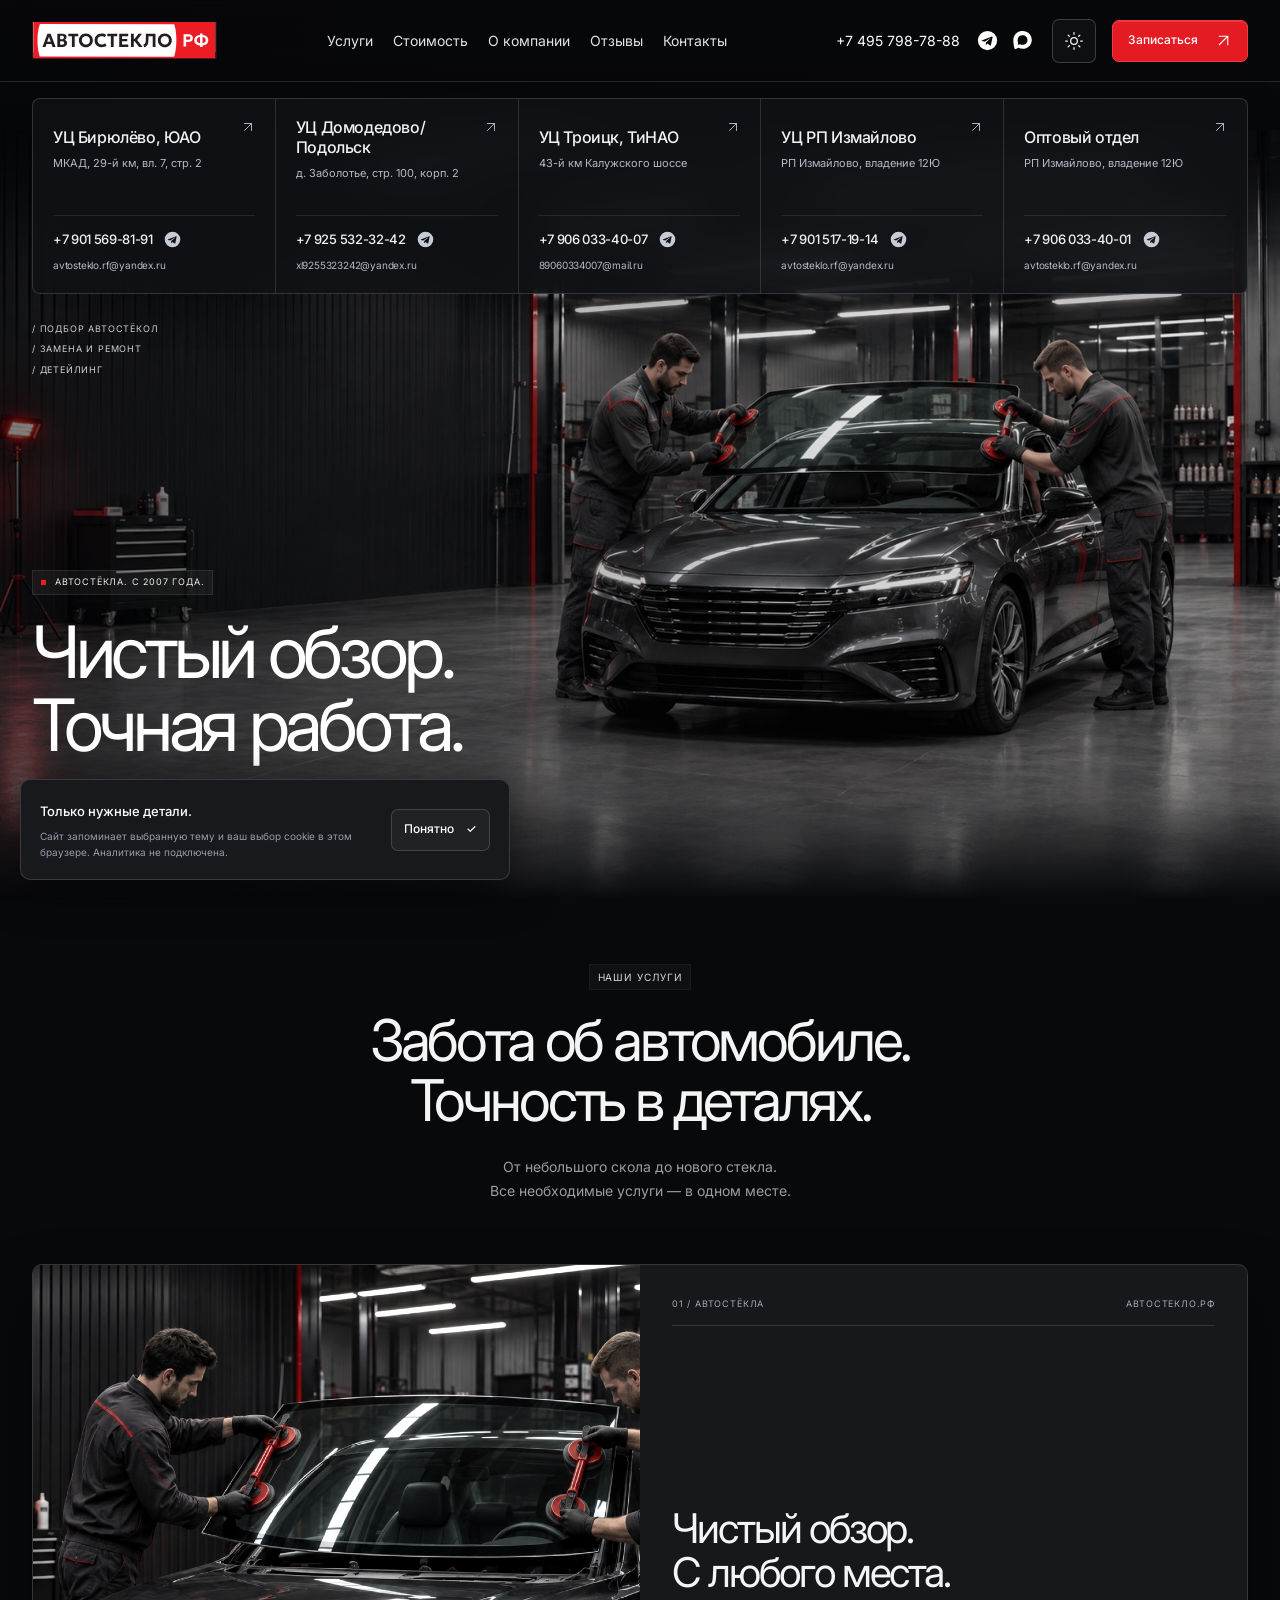
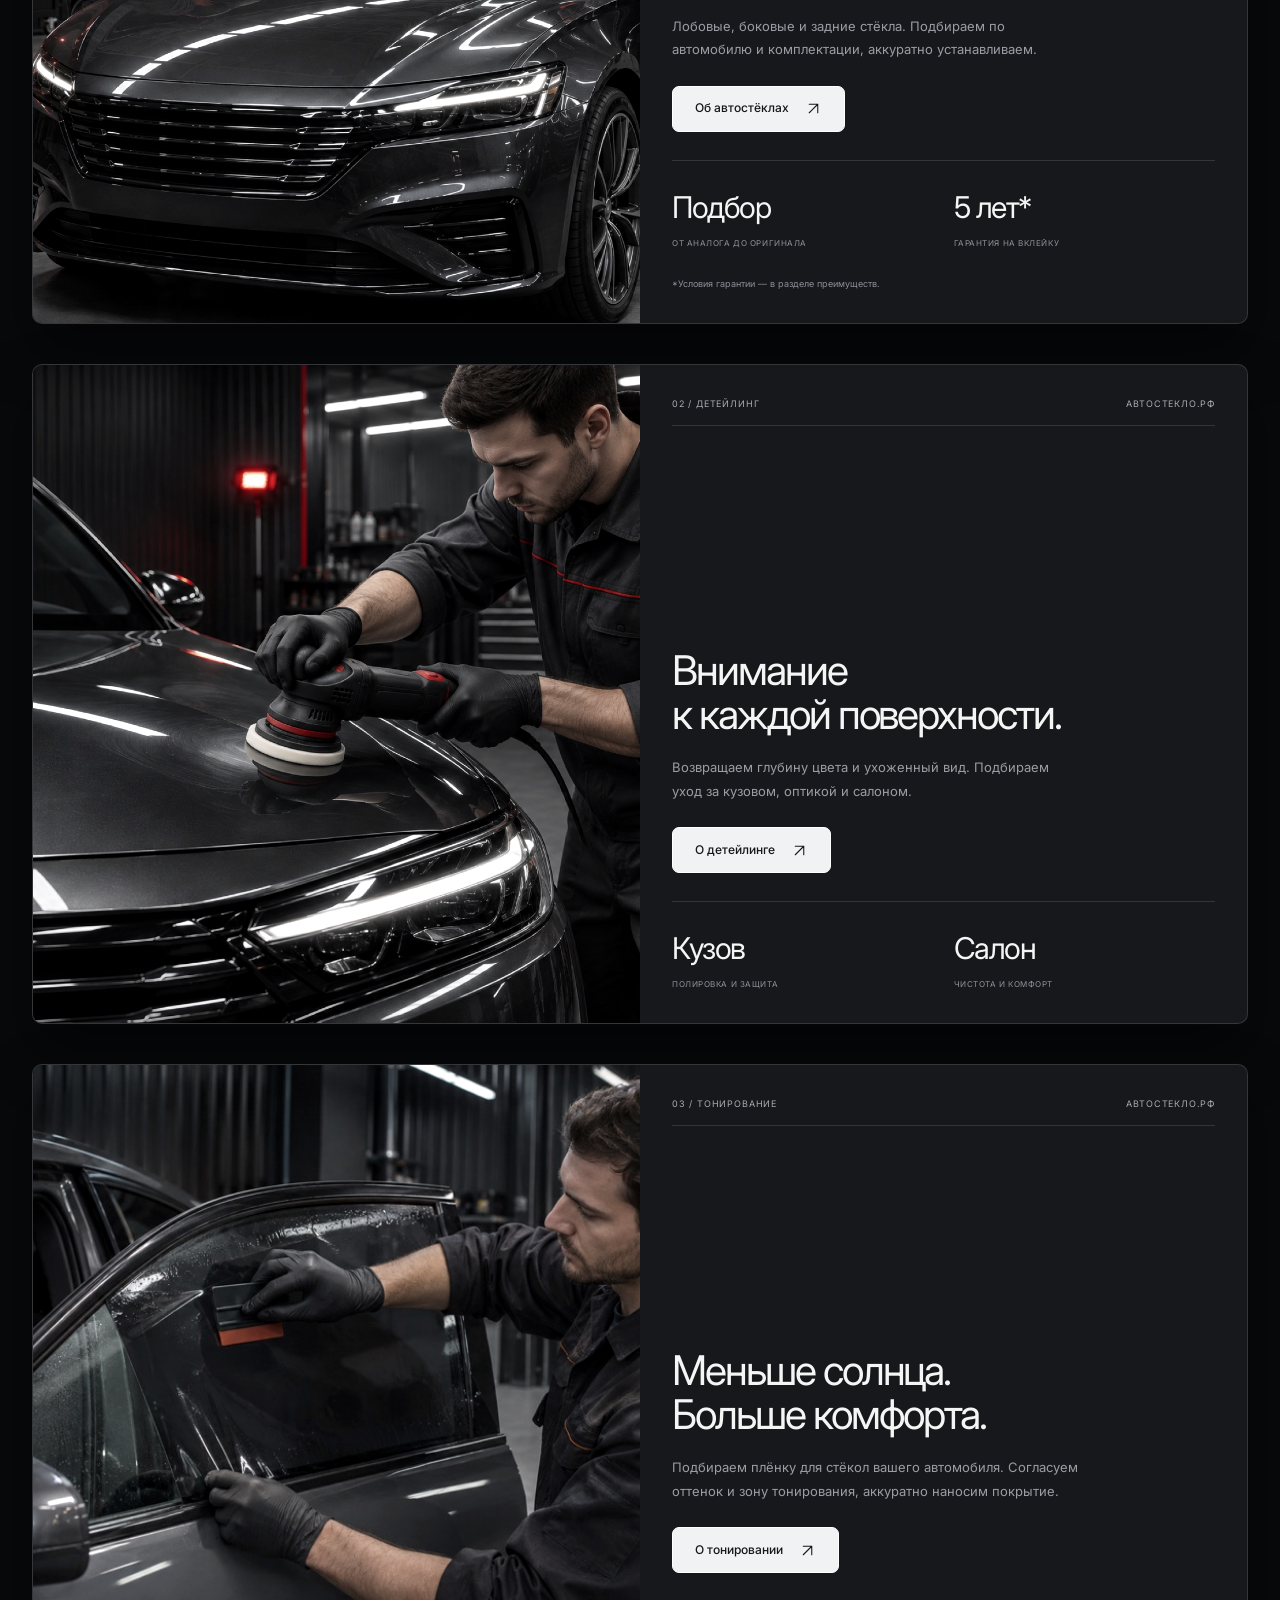
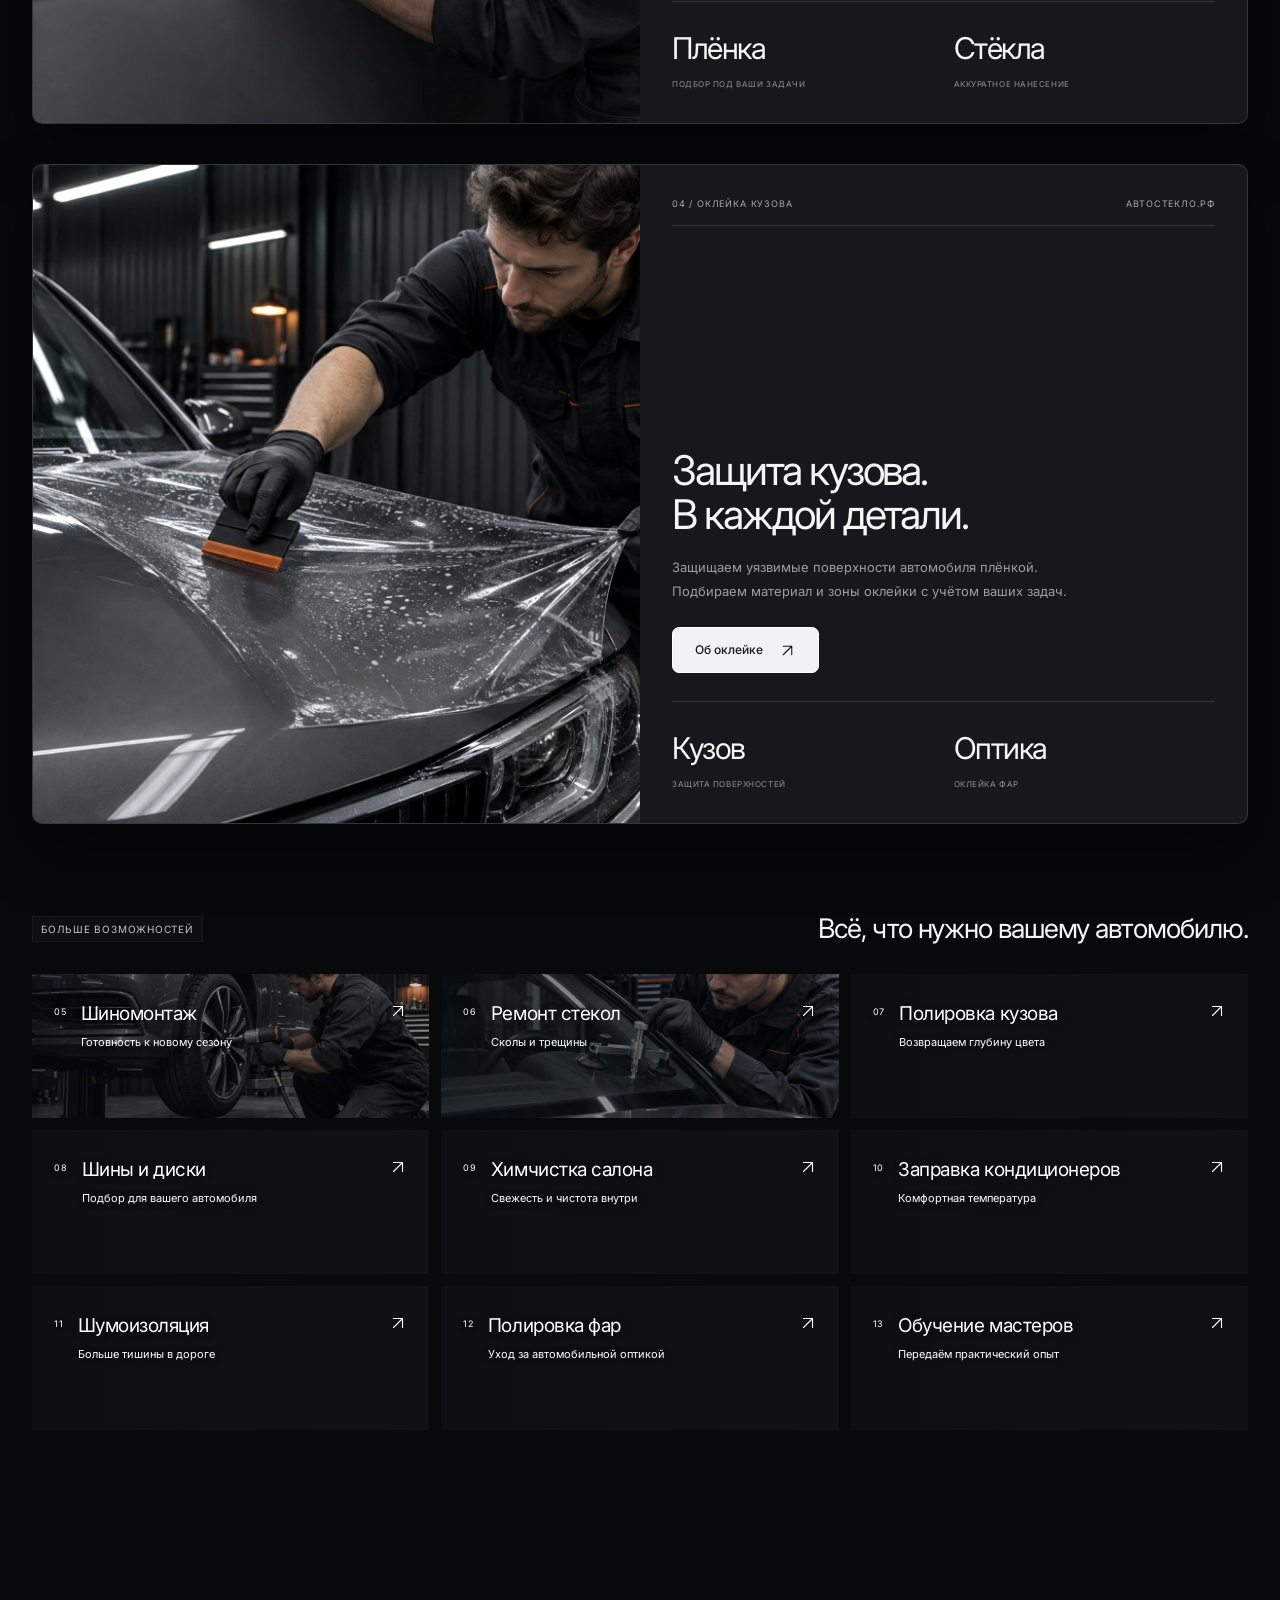
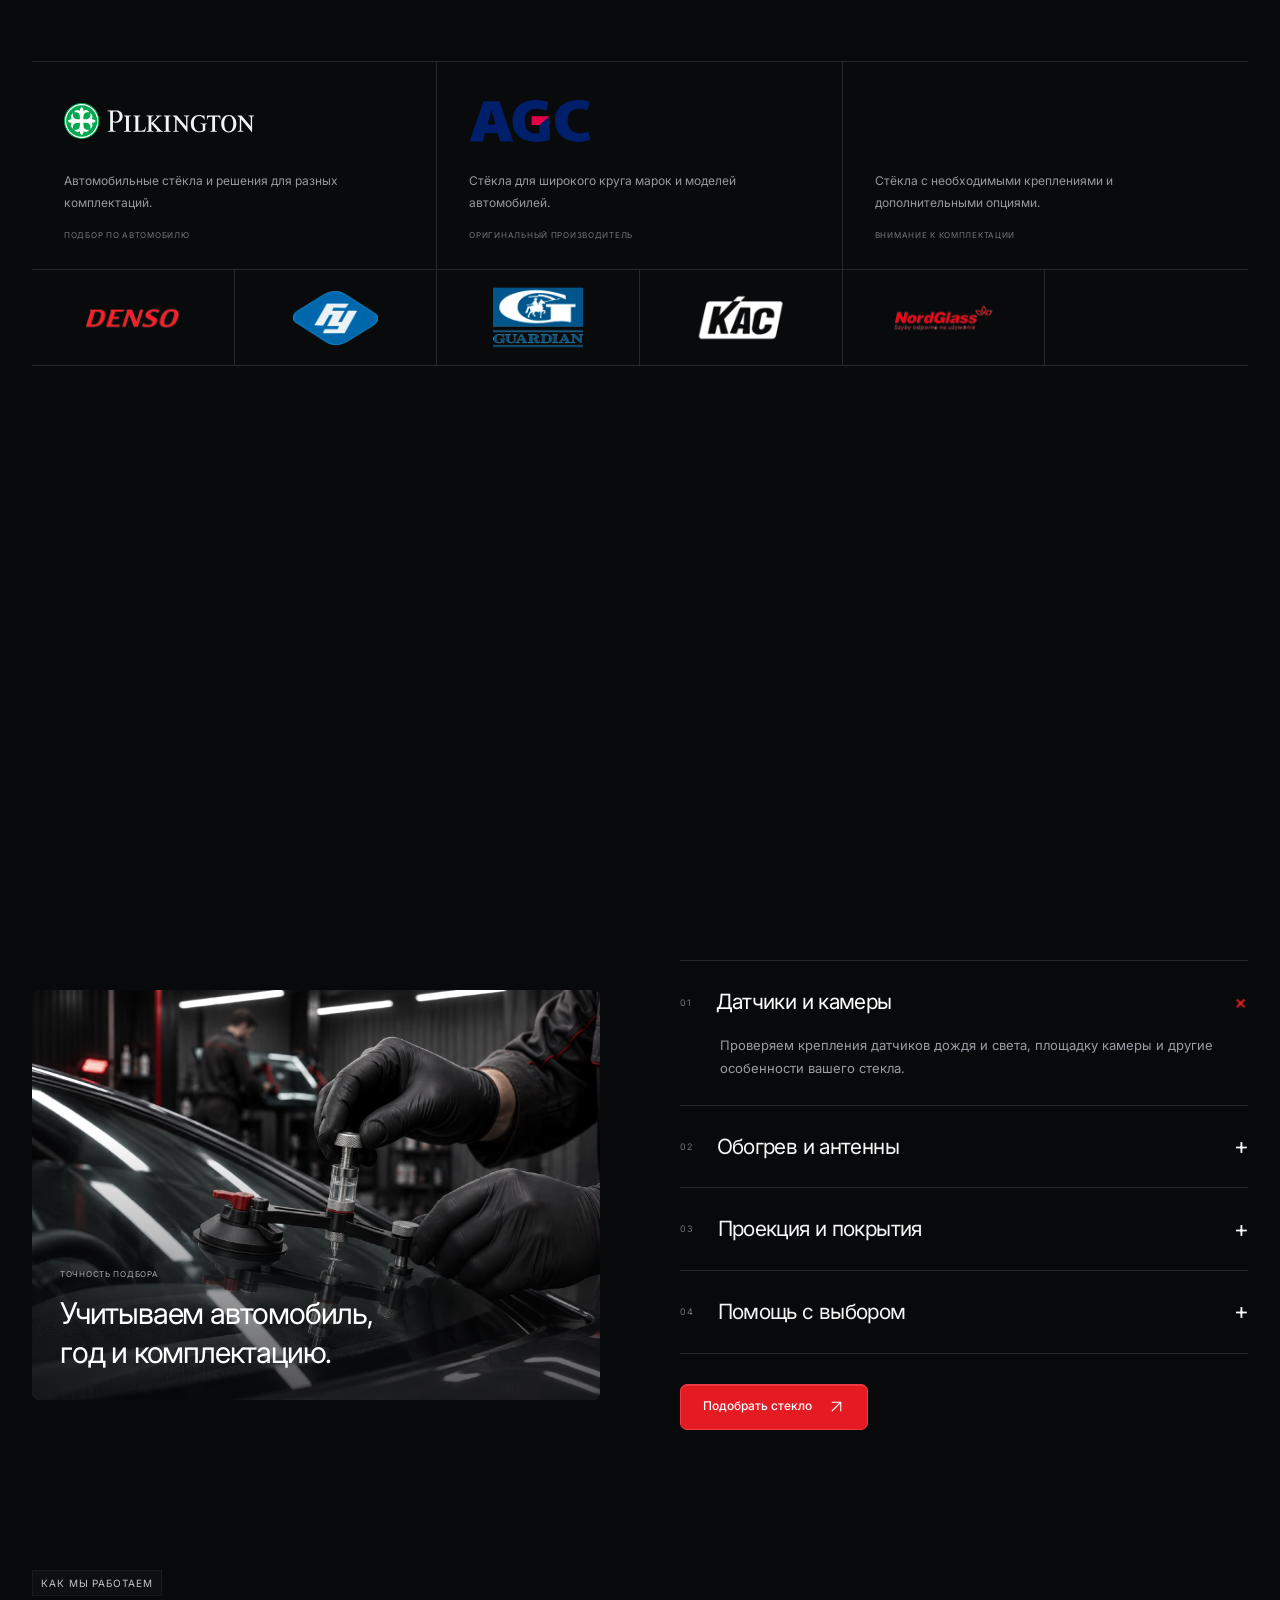
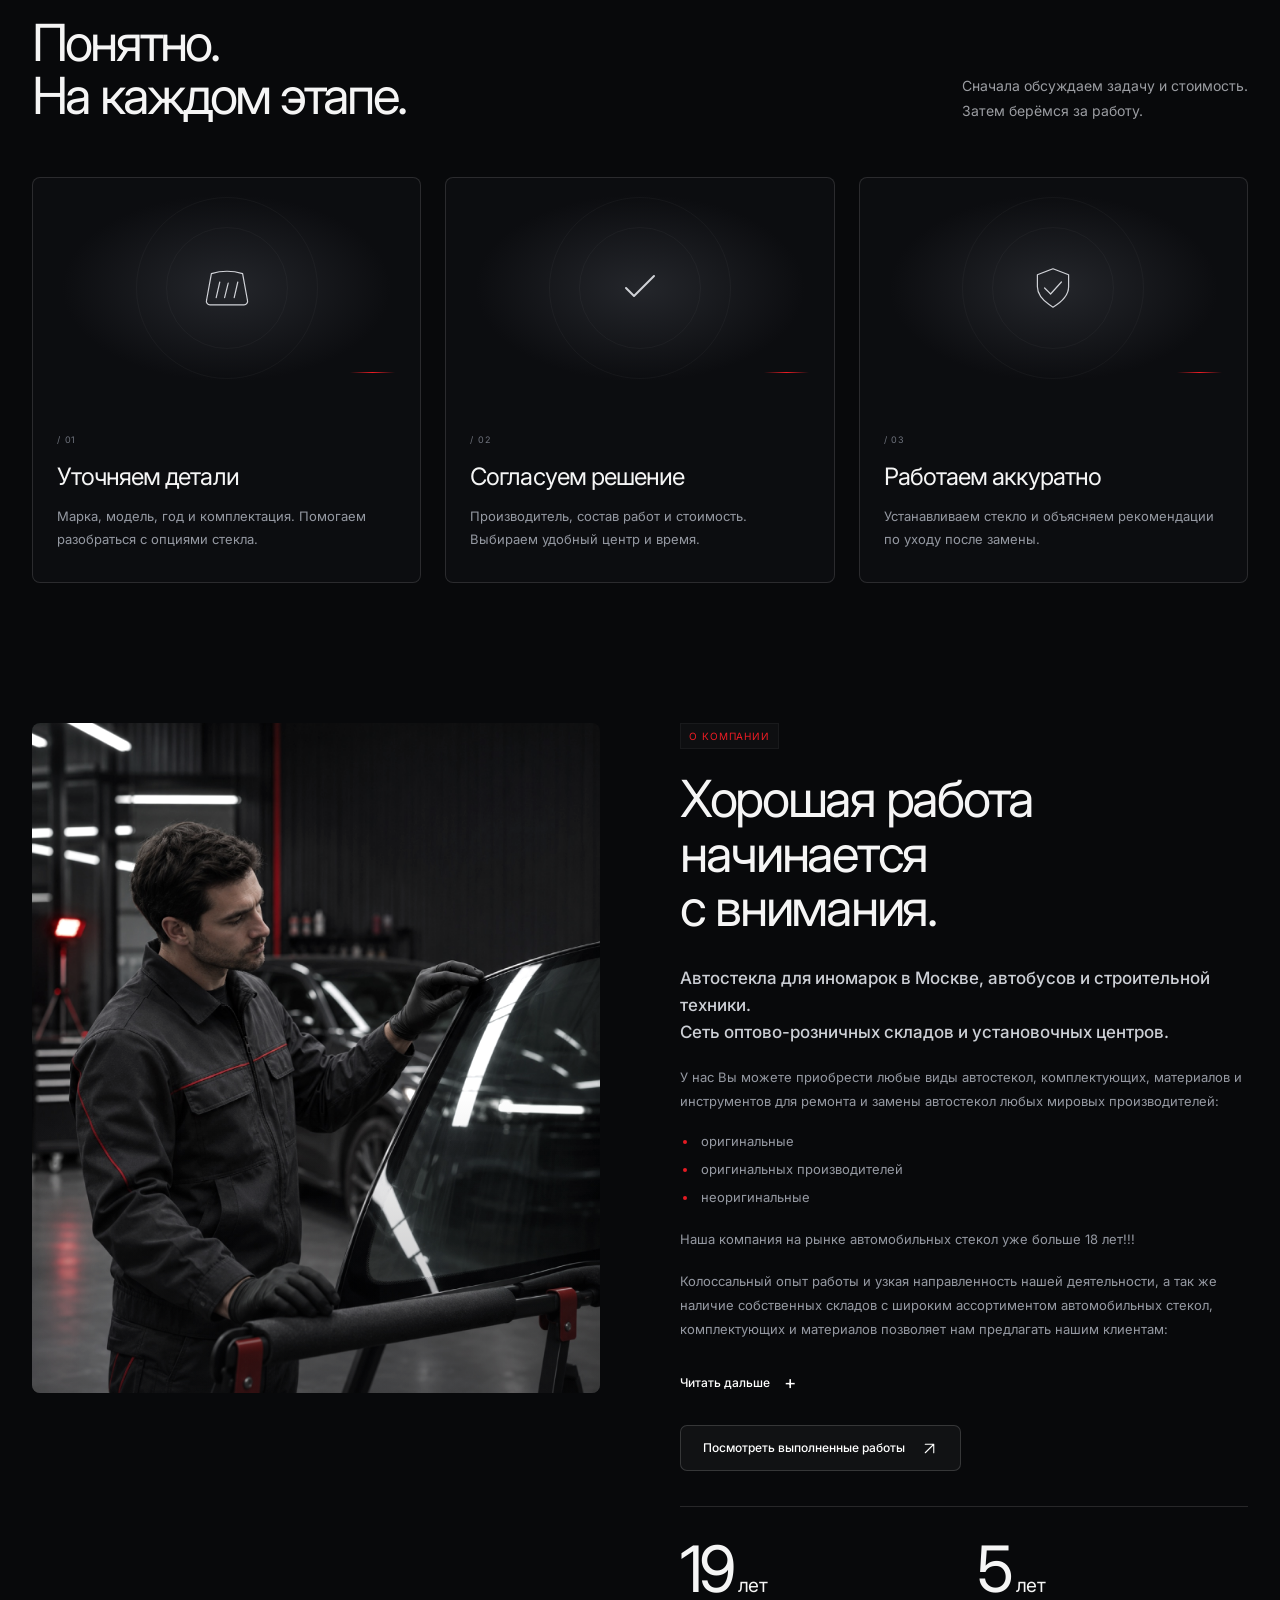
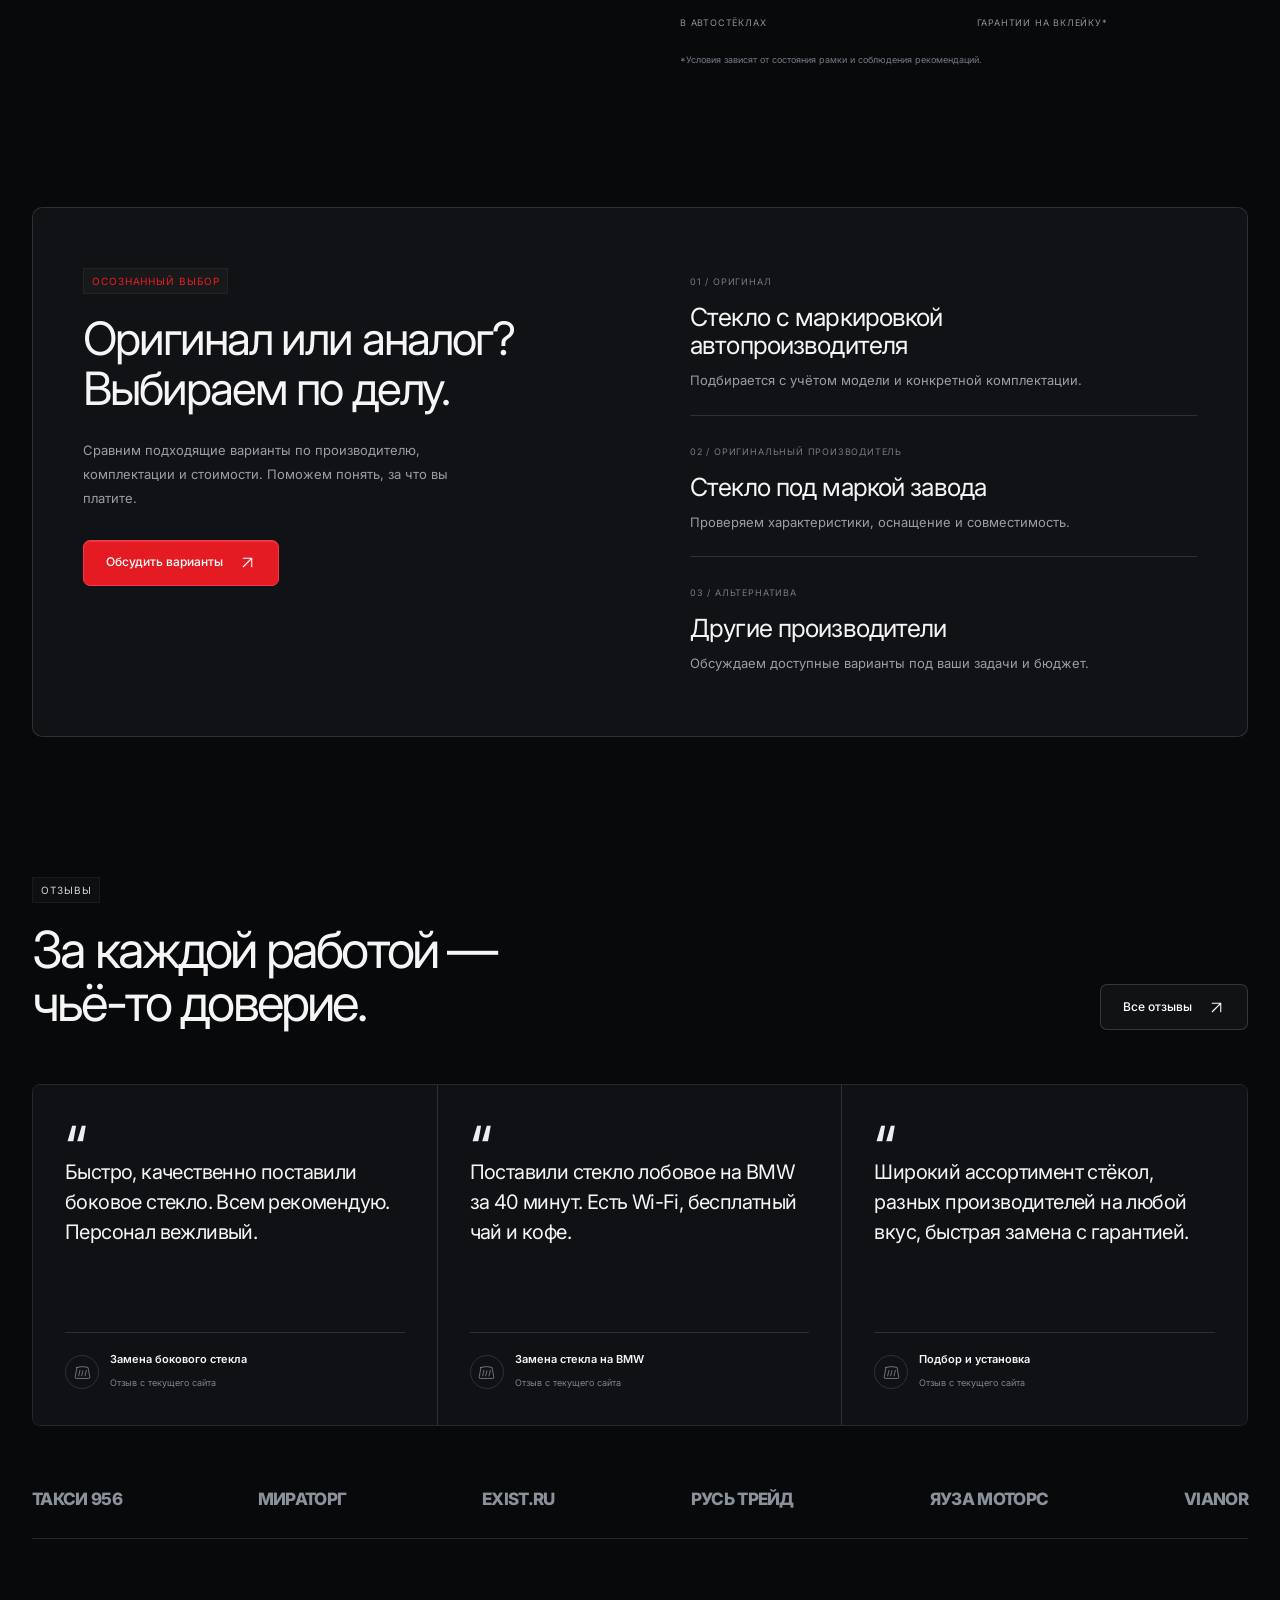
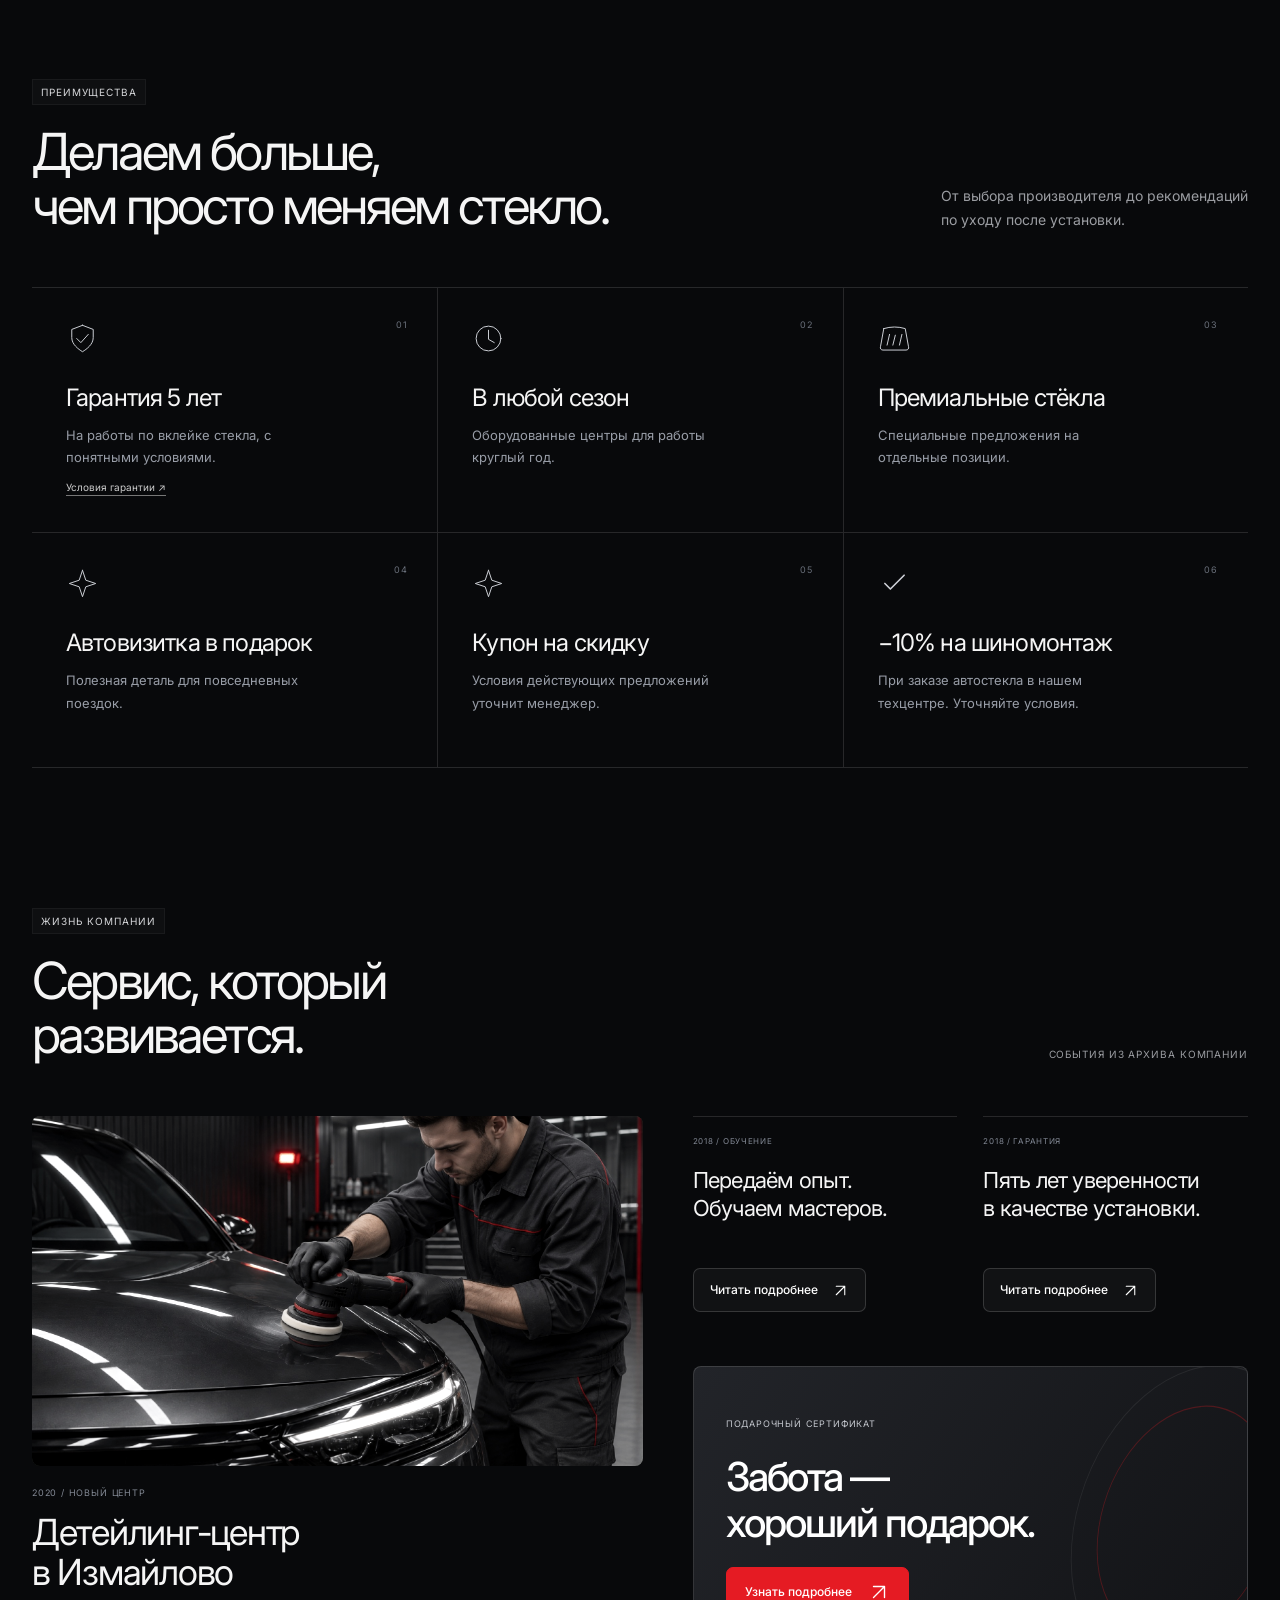
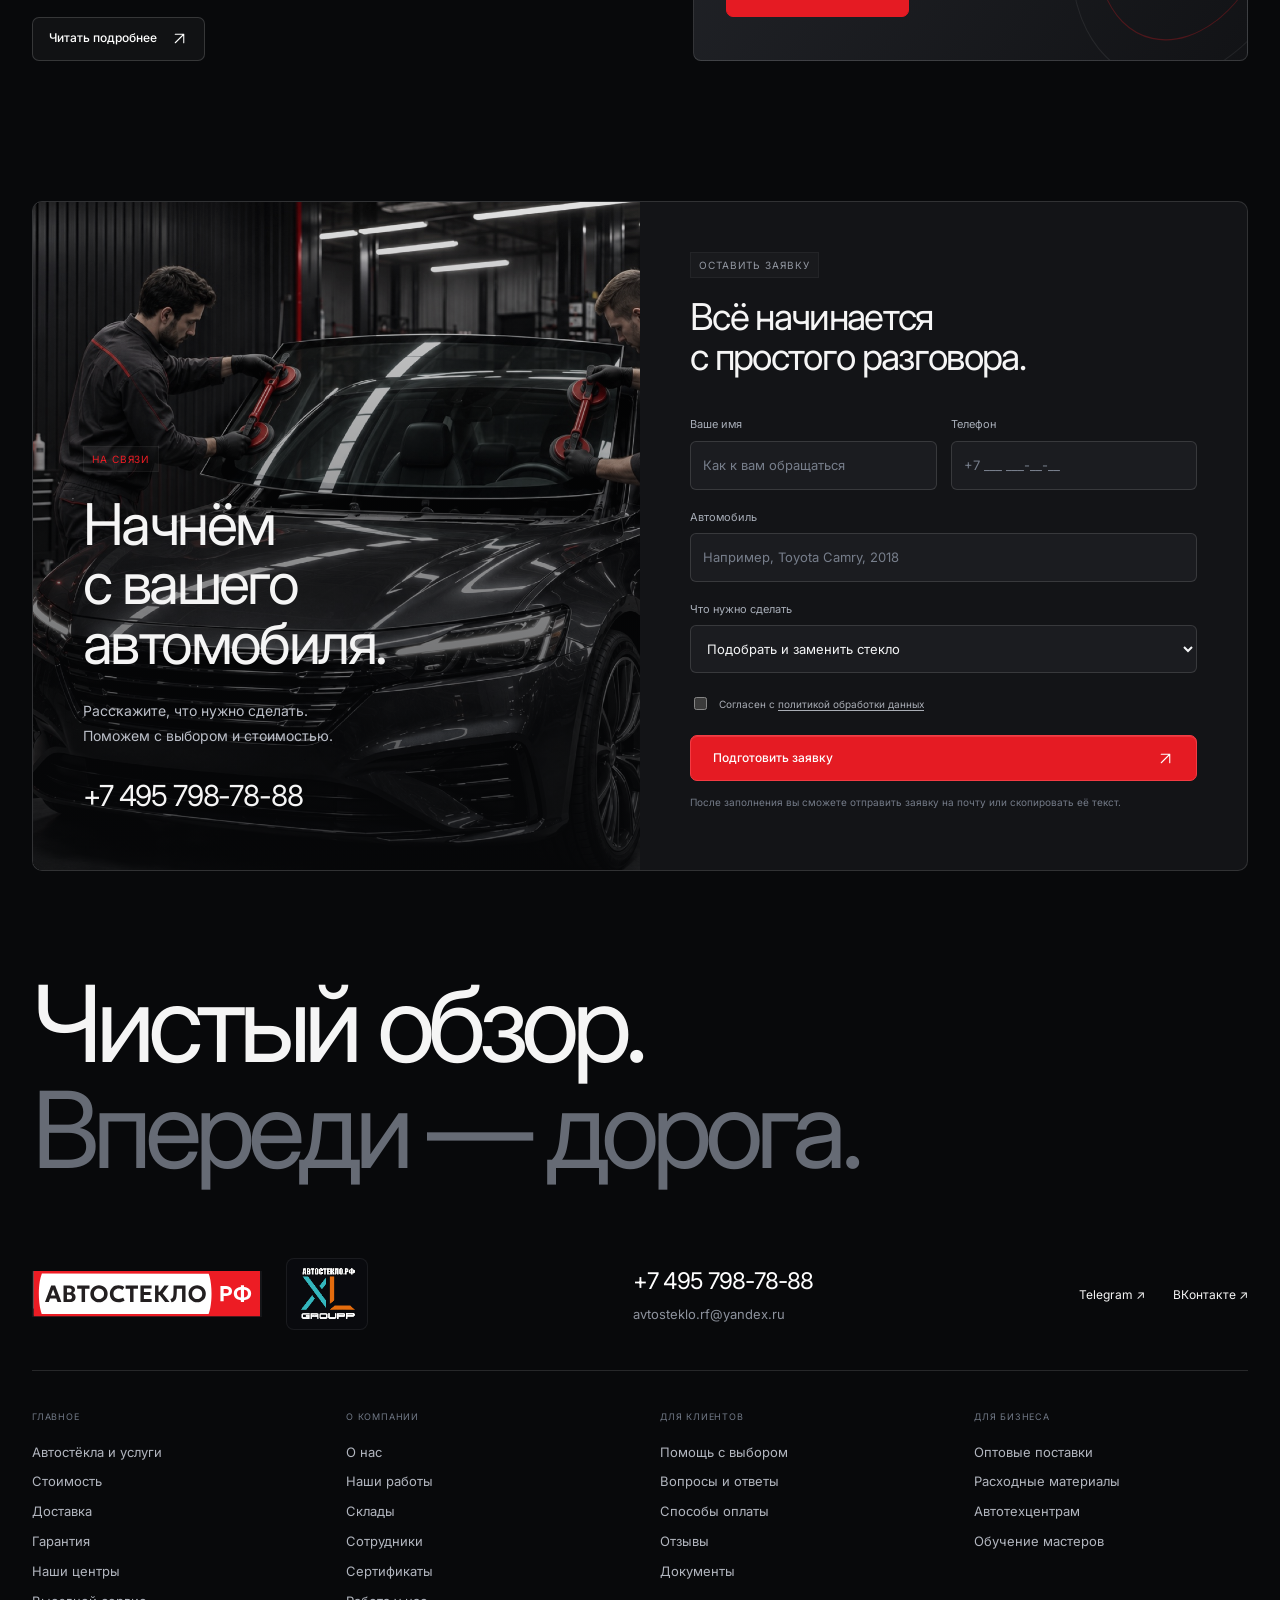
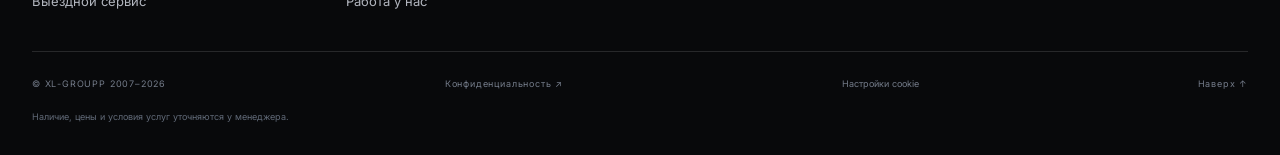
<file: v3.1/index.html>
<!doctype html>
<html lang="ru" data-theme="dark">
<head>
  <meta charset="UTF-8"><meta name="viewport" content="width=device-width,initial-scale=1">
  <meta name="theme-color" content="#ed1c24"><link rel="icon" type="image/svg+xml" href="assets/brand-logo.svg">
  <title>Автостекло РФ — чистый обзор. Точная работа.</title>
  <meta name="description" content="Автостекло РФ — сеть сервисных центров. Замена, ремонт и подбор автомобильных стёкол в Москве и области.">
  <script src="theme.js?v=20261107-theme1"></script>
  <link rel="preconnect" href="https://fonts.googleapis.com"><link rel="preconnect" href="https://fonts.gstatic.com" crossorigin>
  <link href="https://fonts.googleapis.com/css2?family=Inter:wght@400;500;600;700;800&display=swap" rel="stylesheet">
  <link rel="stylesheet" href="base.css?v=20261109-equal-actions1"><link rel="stylesheet" href="styles.css?v=20261107-equal1"><link rel="stylesheet" href="motion.css?v=20261107-no-glint1"><link rel="stylesheet" href="hero-layout.css?v=20261109-contacts-stack3"><link rel="stylesheet" href="brands.css?v=20261109-color3"><link rel="stylesheet" href="bitstop.css?v=20261107-equal1"><link rel="stylesheet" href="theme-light.css?v=20261109-theme2"><link rel="stylesheet" href="theme-controls.css?v=20261107-theme1"><link rel="stylesheet" href="footer-identity.css?v=20261109-xl1"><link rel="stylesheet" href="card-states.css?v=20261109-cards-gap3"><script src="app.js?v=20261109-contacts1" defer></script><script src="motion.js?v=20261107-reveal1" defer></script>
</head>
<body>
<a href="#main" class="skip">Перейти к содержанию</a>
<svg class="svg-defs" aria-hidden="true"><defs>
<symbol id="arrow" viewBox="0 0 24 24"><path d="M5 12h14M13 6l6 6-6 6"/></symbol>
<symbol id="diagonal" viewBox="0 0 24 24"><path d="M6 18 18 6M6 6h12v12"/></symbol>
<symbol id="glass" viewBox="0 0 40 40"><path d="m7 8-4 22a3 3 0 0 0 3 4h28a3 3 0 0 0 3-4L33 8a45 45 0 0 0-26 0Z"/><path d="m14 15-3 13m10-12-3 12m11-13-3 13"/></symbol>
<symbol id="spark" viewBox="0 0 40 40"><path d="m20 4 4 12 12 4-12 4-4 12-4-12-12-4 12-4 4-12Z"/></symbol>
<symbol id="shield" viewBox="0 0 40 40"><path d="m20 4 13 5v10c0 8-8 14-13 17C15 33 7 27 7 19V9l13-5Z"/><path d="m13 20 5 5 9-10"/></symbol>
<symbol id="pin" viewBox="0 0 24 24"><path d="M19 10c0 5-7 11-7 11S5 15 5 10a7 7 0 1 1 14 0Z"/><circle cx="12" cy="10" r="2"/></symbol>
<symbol id="clock" viewBox="0 0 40 40"><circle cx="20" cy="20" r="15"/><path d="M20 10v11l7 4"/></symbol>
<symbol id="check" viewBox="0 0 24 24"><path d="m5 12 4 4L19 6"/></symbol>
<symbol id="phone" viewBox="0 0 24 24"><path d="m6 3 4 5-3 3c2 3 3 4 6 6l3-3 5 4c-1 3-3 4-5 3C8 18 3 13 2 7c0-2 2-4 4-4Z"/></symbol>
<symbol id="telegram" viewBox="0 0 24 24"><path fill-rule="evenodd" d="M12 1a11 11 0 1 0 0 22 11 11 0 0 0 0-22ZM6.1 11.7l11-4.3c.5-.2.9.1.7.8l-1.9 9c-.1.6-.5.8-1 .5l-2.9-2.2-1.4 1.4c-.2.2-.3.3-.6.3l.2-3 5.4-4.8c.2-.2 0-.3-.3-.1l-6.7 4.2-2.9-.9c-.6-.2-.6-.6.4-.9Z" clip-rule="evenodd"/></symbol>
<symbol id="max" viewBox="0 0 24 24"><path fill-rule="evenodd" d="M12.2 1.2C6 1.2 1.5 5.7 1.5 11.8c0 2.7.5 6.4 1.4 9.3.2.7.8 1 1.4.7l3.3-1.5c1.4.7 3 1.1 4.6 1.1 5.9 0 10.4-4.5 10.4-10.1S18.1 1.2 12.2 1.2ZM12 5.9c3.3 0 5.7 2.4 5.7 5.5s-2.4 5.5-5.7 5.5c-1 0-1.9-.2-2.7-.6l-2 .8-.6-3.2c-.2-.8-.3-1.5-.3-2.3C6.4 8.3 8.7 5.9 12 5.9Z" clip-rule="evenodd"/></symbol>
</defs></svg>

<header class="nav-wrap">
 <div class="nav-shell">
  <a class="brand" href="#top" aria-label="Автостекло.рф — на главную"><img class="brand-logo" src="assets/brand-logo.svg" alt="АВТОСТЕКЛО РФ — сеть сервисных центров" width="1000" height="200"></a>
  <nav class="desktop-nav" aria-label="Основное меню"><a href="#services">Услуги</a><button data-modal="price">Стоимость</button><a href="#about">О компании</a><a href="#reviews">Отзывы</a><a href="#centers">Контакты</a></nav>
  <div class="header-contacts">
   <a class="header-phone" href="tel:+74957987888">+7 495 798-78-88</a>
   <div class="header-messengers">
    <a class="messenger-icon" href="https://t.me/autostekloRF" target="_blank" rel="noopener" aria-label="Написать в Telegram" title="Telegram"><svg aria-hidden="true"><use href="#telegram"/></svg></a>
    <button class="messenger-icon" type="button" data-modal="max" aria-label="Написать в MAX" aria-haspopup="dialog" title="MAX"><svg aria-hidden="true"><use href="#max"/></svg></button>
   </div>
  </div>
  <button id="theme-toggle" class="theme-toggle" type="button" aria-label="Включить светлую тему" title="Включить светлую тему" hidden><svg class="theme-sun" viewBox="0 0 24 24" aria-hidden="true"><circle cx="12" cy="12" r="4"/><path d="M12 2v2m0 16v2M2 12h2m16 0h2M4.93 4.93l1.42 1.42m11.3 11.3 1.42 1.42M4.93 19.07l1.42-1.42m11.3-11.3 1.42-1.42"/></svg><svg class="theme-moon" viewBox="0 0 24 24" aria-hidden="true"><path d="M20.6 13a8.7 8.7 0 0 1-9.6-9.6A8.7 8.7 0 1 0 20.6 13Z"/></svg></button>
  <button class="btn accent nav-cta" data-book="Подбор автостекла">Записаться <svg><use href="#diagonal"/></svg></button>
  <button class="menu-toggle" aria-label="Открыть меню" aria-expanded="false" aria-controls="mobile-nav"><span></span><span></span></button>
 </div>
 <nav id="mobile-nav" class="mobile-nav" hidden aria-label="Мобильное меню"><a href="#services">Услуги</a><button data-modal="price">Стоимость</button><a href="#about">О компании</a><a href="#reviews">Отзывы</a><a href="#centers">Наши центры</a><a href="tel:+74957987888">+7 495 798-78-88</a><button class="btn accent" data-book="Подбор автостекла">Записаться <span>↗</span></button></nav>
</header>

<main id="main">
<div class="hero-contact-layout" id="top">
<section class="centers-section hero-centers" id="centers" aria-labelledby="centers-title">
  <h2 class="hero-centers-title" id="centers-title">Наши центры в Москве и области</h2>
  <div class="center-strip">
   <article class="center-item"><button class="center-info" data-center="0" aria-haspopup="dialog"><span class="mono">01 / ЮАО</span><strong>УЦ Бирюлёво, ЮАО</strong><span class="center-address">МКАД, 29-й км, вл. 7, стр. 2</span><svg><use href="#diagonal"/></svg></button><div class="center-contacts"><div class="center-phone-row"><a class="center-phone" href="tel:+79015698191">+7 901 569-81-91</a><a class="center-telegram" href="https://t.me/xlgrouppmkad29" target="_blank" rel="noopener" aria-label="Telegram — Бирюлёво" title="Написать в Telegram"><svg aria-hidden="true"><use href="#telegram"/></svg></a></div><a class="center-email" href="mailto:avtosteklo.rf@yandex.ru">avtosteklo.rf@yandex.ru</a></div></article>
   <article class="center-item"><button class="center-info" data-center="1" aria-haspopup="dialog"><span class="mono">02 / МОСКОВСКАЯ ОБЛАСТЬ</span><strong>УЦ Домодедово/Подольск</strong><span class="center-address">д. Заболотье, стр. 100, корп. 2</span><svg><use href="#diagonal"/></svg></button><div class="center-contacts"><div class="center-phone-row"><a class="center-phone" href="tel:+79255323242">+7 925 532-32-42</a><a class="center-telegram" href="https://t.me/XLgrouppZAB" target="_blank" rel="noopener" aria-label="Telegram — Домодедово" title="Написать в Telegram"><svg aria-hidden="true"><use href="#telegram"/></svg></a></div><a class="center-email" href="mailto:xl9255323242@yandex.ru">xl9255323242@yandex.ru</a></div></article>
   <article class="center-item"><button class="center-info" data-center="2" aria-haspopup="dialog"><span class="mono">03 / ТИНАО</span><strong>УЦ Троицк, ТиНАО</strong><span class="center-address">43-й км Калужского шоссе</span><svg><use href="#diagonal"/></svg></button><div class="center-contacts"><div class="center-phone-row"><a class="center-phone" href="tel:+79060334007">+7 906 033-40-07</a><a class="center-telegram" href="https://t.me/xlgroupptroick" target="_blank" rel="noopener" aria-label="Telegram — Троицк" title="Написать в Telegram"><svg aria-hidden="true"><use href="#telegram"/></svg></a></div><a class="center-email" href="mailto:89060334007@mail.ru">89060334007@mail.ru</a></div></article>
   <article class="center-item"><button class="center-info" data-center="3" aria-haspopup="dialog"><span class="mono">04 / МОСКОВСКАЯ ОБЛАСТЬ</span><strong>УЦ РП Измайлово</strong><span class="center-address">РП Измайлово, владение 12Ю</span><svg><use href="#diagonal"/></svg></button><div class="center-contacts"><div class="center-phone-row"><a class="center-phone" href="tel:+79015171914">+7 901 517-19-14</a><a class="center-telegram" href="https://t.me/autostekloRF" target="_blank" rel="noopener" aria-label="Telegram — Измайлово" title="Написать в Telegram"><svg aria-hidden="true"><use href="#telegram"/></svg></a></div><a class="center-email" href="mailto:avtosteklo.rf@yandex.ru">avtosteklo.rf@yandex.ru</a></div></article>
   <article class="center-item wholesale"><button class="center-info" data-center="4" aria-haspopup="dialog"><span class="mono">ДЛЯ БИЗНЕСА</span><strong>Оптовый отдел</strong><span class="center-address">РП Измайлово, владение 12Ю</span><svg><use href="#diagonal"/></svg></button><div class="center-contacts"><div class="center-phone-row"><a class="center-phone" href="tel:+79060334001">+7 906 033-40-01</a><a class="center-telegram" href="https://t.me/XLGrouppOPT" target="_blank" rel="noopener" aria-label="Telegram — Оптовый отдел" title="Написать в Telegram"><svg aria-hidden="true"><use href="#telegram"/></svg></a></div><a class="center-email" href="mailto:avtosteklo.rf@yandex.ru">avtosteklo.rf@yandex.ru</a></div></article>
  </div>
 </section>
<section class="hero hero-v3" aria-labelledby="hero-title">
 <div class="hero-media"><img class="hero-photo" src="assets/hero-installation.jpg" alt="Автомобиль и мастера в центре установки автостёкол" width="1672" height="941" fetchpriority="high"></div>
 <div class="hero-shade"></div>
 <div class="hero-intro"><div class="hero-disciplines"><span>/ ПОДБОР АВТОСТЁКОЛ</span><span>/ ЗАМЕНА И РЕМОНТ</span><span>/ ДЕТЕЙЛИНГ</span></div></div>
 <div class="hero-content"><span class="eyebrow hero-kicker"><i></i>АВТОСТЁКЛА. С 2007 ГОДА.</span><h1 id="hero-title"><span class="hero-line"><span>Чистый обзор.</span></span><span class="hero-line"><span>Точная работа.</span></span></h1><div class="hero-links"><button class="btn accent" data-book="Подобрать автостекло">Подобрать стекло <svg aria-hidden="true"><use href="#diagonal"/></svg></button><a class="hero-services-link" href="#services">Все услуги <svg aria-hidden="true"><use href="#arrow"/></svg></a></div></div>
</section>

</div>

<section class="section wrap services" id="services">
  <div class="section-head" data-reveal><div><span class="eyebrow accent-text">Наши услуги</span><h2>Забота об автомобиле.<br>Точность в деталях.</h2></div><p>От небольшого скола до нового стекла.<br>Все необходимые услуги — в одном месте.</p></div>
  <div class="featured-services">
 <article class="service-feature stack-card"><div class="image-box"><img src="../assets/install.jpg" alt="Мастера устанавливают новое лобовое стекло" width="1536" height="1024" loading="lazy"></div><div class="feature-copy"><div class="feature-overline mono"><span>01 / АВТОСТЁКЛА</span><span>АВТОСТЕКЛО.РФ</span></div><div class="feature-main"><h3>Чистый обзор.<br>С любого места.</h3><p>Лобовые, боковые и задние стёкла. Подбираем по автомобилю и комплектации, аккуратно устанавливаем.</p><button class="btn dark" data-service="0">Об автостёклах <svg aria-hidden="true"><use href="#diagonal"/></svg></button></div><div class="feature-specs"><div><strong>Подбор</strong><span>ОТ АНАЛОГА ДО ОРИГИНАЛА</span></div><div><strong>5 лет*</strong><span>ГАРАНТИЯ НА ВКЛЕЙКУ</span></div></div><small>*Условия гарантии — в разделе преимуществ.</small></div></article>
 <article class="service-feature stack-card"><div class="image-box"><img src="../assets/detailing.jpg" alt="Полировка кузова автомобиля в детейлинг-центре" width="1536" height="1024" loading="lazy"></div><div class="feature-copy"><div class="feature-overline mono"><span>02 / ДЕТЕЙЛИНГ</span><span>АВТОСТЕКЛО.РФ</span></div><div class="feature-main"><h3>Внимание<br>к каждой поверхности.</h3><p>Возвращаем глубину цвета и ухоженный вид. Подбираем уход за кузовом, оптикой и салоном.</p><button class="btn dark" data-service="1">О детейлинге <svg aria-hidden="true"><use href="#diagonal"/></svg></button></div><div class="feature-specs"><div><strong>Кузов</strong><span>ПОЛИРОВКА И ЗАЩИТА</span></div><div><strong>Салон</strong><span>ЧИСТОТА И КОМФОРТ</span></div></div></div></article>
 <article class="service-feature stack-card"><div class="image-box"><img src="../assets/services/tinting.jpg" alt="Мастер наносит тонировочную плёнку на автомобильное стекло" width="960" height="640" loading="lazy"></div><div class="feature-copy"><div class="feature-overline mono"><span>03 / ТОНИРОВАНИЕ</span><span>АВТОСТЕКЛО.РФ</span></div><div class="feature-main"><h3>Меньше солнца.<br>Больше комфорта.</h3><p>Подбираем плёнку для стёкол вашего автомобиля. Согласуем оттенок и зону тонирования, аккуратно наносим покрытие.</p><button class="btn dark" data-service="2">О тонировании <svg aria-hidden="true"><use href="#diagonal"/></svg></button></div><div class="feature-specs"><div><strong>Плёнка</strong><span>ПОДБОР ПОД ВАШИ ЗАДАЧИ</span></div><div><strong>Стёкла</strong><span>АККУРАТНОЕ НАНЕСЕНИЕ</span></div></div></div></article>
 <article class="service-feature stack-card"><div class="image-box"><img src="../assets/services/body-wrap.jpg" alt="Мастер оклеивает кузов автомобиля защитной плёнкой" width="960" height="640" loading="lazy"></div><div class="feature-copy"><div class="feature-overline mono"><span>04 / ОКЛЕЙКА КУЗОВА</span><span>АВТОСТЕКЛО.РФ</span></div><div class="feature-main"><h3>Защита кузова.<br>В каждой детали.</h3><p>Защищаем уязвимые поверхности автомобиля плёнкой. Подбираем материал и зоны оклейки с учётом ваших задач.</p><button class="btn dark" data-service="3">Об оклейке <svg aria-hidden="true"><use href="#diagonal"/></svg></button></div><div class="feature-specs"><div><strong>Кузов</strong><span>ЗАЩИТА ПОВЕРХНОСТЕЙ</span></div><div><strong>Оптика</strong><span>ОКЛЕЙКА ФАР</span></div></div></div></article>
 </div>
 <div class="all-services-heading" data-reveal><span class="eyebrow">БОЛЬШЕ ВОЗМОЖНОСТЕЙ</span><h3>Всё, что нужно вашему автомобилю.</h3></div>
  <div class="service-list" id="service-list"></div>
 </section>

<section class="section wrap manufacturers logo-section" id="manufacturers">
  <div class="section-head compact" data-reveal><div><span class="eyebrow">ПРОИЗВОДИТЕЛИ СТЁКОЛ</span><h2>Качество начинается<br>с самого стекла.</h2></div><p>Объясним отличия.<br>Проверим совместимость.</p></div>
  <div class="maker-grid">
   <article data-reveal>
    <a class="manufacturer-link manufacturer-pilkington logo-needs-light" href="https://www.pilkington.com/" target="_blank" rel="noopener noreferrer" aria-label="Pilkington — официальный сайт, откроется в новой вкладке"><img class="manufacturer-logo logo-light-theme" src="assets/logos/pilkington.svg" alt="Pilkington" width="536" height="100" loading="lazy" decoding="async"><img class="manufacturer-logo logo-dark-theme" src="assets/logos/pilkington-dark.svg" alt="" aria-hidden="true" width="536" height="100" loading="lazy" decoding="async"></a>
    <p>Автомобильные стёкла и решения для разных комплектаций.</p><span class="mono">ПОДБОР ПО АВТОМОБИЛЮ</span>
   </article>
   <article data-reveal>
    <a class="manufacturer-link manufacturer-agc logo-needs-light" href="https://www.agc-automotive.com/" target="_blank" rel="noopener noreferrer" aria-label="AGC Automotive — официальный сайт, откроется в новой вкладке"><img class="manufacturer-logo" src="assets/logos/agc.svg" alt="AGC" width="97" height="33" loading="lazy" decoding="async"></a>
    <p>Стёкла для широкого круга марок и моделей автомобилей.</p><span class="mono">ОРИГИНАЛЬНЫЙ ПРОИЗВОДИТЕЛЬ</span>
   </article>
   <article data-reveal>
    <a class="manufacturer-link manufacturer-sekurit logo-needs-light" href="https://www.saint-gobain-sekurit.com/" target="_blank" rel="noopener noreferrer" aria-label="Saint-Gobain Sekurit — официальный сайт, откроется в новой вкладке"><img class="manufacturer-logo" src="assets/logos/saint-gobain-sekurit.png" alt="Saint-Gobain Sekurit" width="2303" height="1130" loading="lazy" decoding="async"></a>
    <p>Стёкла с необходимыми креплениями и дополнительными опциями.</p><span class="mono">ВНИМАНИЕ К КОМПЛЕКТАЦИИ</span>
   </article>
  </div>
  <ul class="brand-cards" aria-label="Бренды">
   <li><a class="manufacturer-link manufacturer-denso" href="https://www.denso.com/global/en/" target="_blank" rel="noopener noreferrer" aria-label="DENSO — официальный сайт, откроется в новой вкладке"><img class="manufacturer-logo" src="assets/logos/denso.png" alt="DENSO" width="200" height="150" loading="lazy" decoding="async"></a></li>
   <li><a class="manufacturer-link manufacturer-fuyao" href="https://www.fuyaogroup.com/" target="_blank" rel="noopener noreferrer" aria-label="Fuyao — официальный сайт, откроется в новой вкладке"><img class="manufacturer-logo" src="assets/logos/fuyao.png" alt="Fuyao" width="200" height="150" loading="lazy" decoding="async"></a></li>
   <li><a class="manufacturer-link manufacturer-guardian logo-needs-light" href="https://www.guardianglass.com/" target="_blank" rel="noopener noreferrer" aria-label="Guardian — официальный сайт, откроется в новой вкладке"><img class="manufacturer-logo" src="assets/logos/guardian.png" alt="Guardian" width="200" height="150" loading="lazy" decoding="async"></a></li>
   <li><a class="manufacturer-link manufacturer-kac logo-needs-light" href="https://kccglassworld.com/en/web/company/outline.do" target="_blank" rel="noopener noreferrer" aria-label="KAC — сайт компании KCC Glass, откроется в новой вкладке"><img class="manufacturer-logo" src="assets/logos/kac.png" alt="KAC" width="200" height="150" loading="lazy" decoding="async"></a></li>
   <li><a class="manufacturer-link manufacturer-nordglass" href="https://www.agc-arg.com/en/page/350/agc-brands" target="_blank" rel="noopener noreferrer" aria-label="NordGlass — официальный сайт бренда, откроется в новой вкладке"><img class="manufacturer-logo" src="assets/logos/nordglass.png" alt="NordGlass" width="200" height="150" loading="lazy" decoding="async"></a></li>
   <li><a class="manufacturer-link manufacturer-sisecam" href="https://www.sisecam.com/en" target="_blank" rel="noopener noreferrer" aria-label="Şişecam — официальный сайт, откроется в новой вкладке"><img class="manufacturer-logo" src="assets/logos/sisecam.png" alt="Şişecam" width="2000" height="1502" loading="lazy" decoding="async"></a></li>
  </ul>
 </section>

<section class="bitstop-banner wrap" id="bitstop" aria-labelledby="bitstop-title" data-reveal="soft" data-reveal-delay="0">
  <div class="bitstop-copy">
    <p class="bitstop-label">ПАРТНЁРСКАЯ СЕТЬ</p>
    <div class="bitstop-logo-frame"><img class="bitstop-logo" src="assets/logos/bitstop.png" alt="Bitstop — автостекло" width="300" height="129" loading="lazy" decoding="async"></div>
    <h2 id="bitstop-title">Вместе с Bitstop.</h2>
    <p class="bitstop-description">Автостекло.рф — партнёр сети Bitstop. Подбор, замена и ремонт автостёкол в наших сервисных центрах.</p>
    <div class="bitstop-actions">
      <a class="btn accent" href="#centers">Выбрать центр <svg aria-hidden="true"><use href="#diagonal"/></svg></a>
      <a class="bitstop-network-link" href="https://www.bitstop.ru/company/" target="_blank" rel="noopener noreferrer">О сети Bitstop <svg aria-hidden="true"><use href="#diagonal"/></svg></a>
    </div>
  </div>
  <figure class="bitstop-visual"><img src="assets/bitstop-reception.jpg?v=white-wall1" alt="Консультация клиента на стойке приёмки в автостекольном сервисе" width="1448" height="1086" loading="lazy" decoding="async"></figure>
</section>

<section class="precision-section wrap" id="glass-guide">
<div class="glass-layout"><div class="glass-image"><img src="../assets/repair.jpg" alt="Деталь лобового стекла в процессе точной работы мастера" loading="lazy"><div class="glass-image-caption"><span class="mono">ТОЧНОСТЬ ПОДБОРА</span><p>Учитываем автомобиль,<br>год и комплектацию.</p></div></div><div class="accordion" id="glass-accordion">
    <details open><summary><span class="mono">01</span>Датчики и камеры<span class="plus">+</span></summary><p>Проверяем крепления датчиков дождя и света, площадку камеры и другие особенности вашего стекла.</p></details>
    <details><summary><span class="mono">02</span>Обогрев и антенны<span class="plus">+</span></summary><p>Уточняем, нужен ли полный обогрев, обогрев зоны щёток или встроенная антенна. Сохраняем привычные функции автомобиля.</p></details>
    <details><summary><span class="mono">03</span>Проекция и покрытия<span class="plus">+</span></summary><p>Учитываем проекционный дисплей, атермальное покрытие и другие особенности комплектации.</p></details>
    <details><summary><span class="mono">04</span>Помощь с выбором<span class="plus">+</span></summary><p>Не обязательно знать все опции. Сообщите модель и год выпуска — специалист поможет уточнить детали.</p></details>
    <button class="btn accent" data-book="Помощь с подбором стекла">Подобрать стекло <svg><use href="#diagonal"/></svg></button>
  </div></div>
 </section>


<section class="section wrap process-section"><div class="section-head" data-reveal><div><span class="eyebrow">КАК МЫ РАБОТАЕМ</span><h2>Понятно.<br>На каждом этапе.</h2></div><p>Сначала обсуждаем задачу и стоимость.<br>Затем берёмся за работу.</p></div><div class="process-grid"><article data-reveal><div class="process-visual"><svg><use href="#glass"/></svg><span class="process-trace"></span></div><span class="mono">/ 01</span><h3>Уточняем детали</h3><p>Марка, модель, год и комплектация. Помогаем разобраться с опциями стекла.</p></article><article data-reveal><div class="process-visual"><svg><use href="#check"/></svg><span class="process-trace"></span></div><span class="mono">/ 02</span><h3>Согласуем решение</h3><p>Производитель, состав работ и стоимость. Выбираем удобный центр и время.</p></article><article data-reveal><div class="process-visual"><svg><use href="#shield"/></svg><span class="process-trace"></span></div><span class="mono">/ 03</span><h3>Работаем аккуратно</h3><p>Устанавливаем стекло и объясняем рекомендации по уходу после замены.</p></article></div></section>

<section class="about-section wrap dark-section" id="about">
  <div class="about-photo" data-reveal="soft" data-reveal-delay="0"><img src="../assets/team.jpg" alt="Специалист в мастерской автомобильных стёкол" loading="lazy"></div>
  <div class="about-copy" data-reveal="soft" data-reveal-delay="120"><span class="eyebrow accent-text">О компании</span><h2>Хорошая работа<br>начинается<br>с внимания.</h2><div class="about-seo">
   <p class="seo-lead">Автостекла для иномарок в Москве, автобусов и строительной техники.<br>Сеть оптово-розничных складов и установочных центров.</p>
   <p>У нас Вы можете приобрести любые виды автостекол, комплектующих, материалов и инструментов для ремонта и замены автостекол любых мировых производителей:</p>
   <ul><li>оригинальные</li><li>оригинальных производителей</li><li>неоригинальные</li></ul>
   <p>Наша компания на рынке автомобильных стекол уже больше 18 лет!!!</p>
   <p>Колоссальный опыт работы и узкая направленность нашей деятельности, а так же наличие собственных складов с широким ассортиментом автомобильных стекол, комплектующих и материалов позволяет нам предлагать нашим клиентам:</p>
   <details class="seo-more">
    <summary><span class="seo-show">Читать дальше</span><span class="seo-hide">Свернуть текст</span><span class="plus" aria-hidden="true">+</span></summary>
    <div class="seo-more-content">
     <ul><li>самые низкие цены на автостекла и комплектующие</li><li>широкий ассортимент от самых дешевых запчастей до оригиналов</li><li>оперативная доставка в любую точку Москвы и области</li><li>качественное и гарантийное выполнение работ по замене и ремонту автостекол</li></ul>
     <p>Мы производим замену, ремонт и установку автостекол в Москве и Московской области в наших специализированных, оборудованных самым современным оборудованием сервисных центрах.</p>
     <p>Наша компания является официальным представителем большинства заводов-изготовителей автомобильных стекол. Приобретая автостекла у других компаний знайте, что скорее всего оно было куплено именно у нас!!!</p>
     <p>Не переплачивайте, обращайтесь именно к нам напрямую, и мы гарантируем Вам экономию и качество!!!</p>
    </div>
   </details>
  </div><a class="btn dark about-work-link" href="https://автостекло.рф/nashi-raboti.php" target="_blank" rel="noopener">Посмотреть выполненные работы <svg><use href="#diagonal"/></svg></a><div class="about-stats"><div><strong><span class="count-value" data-count="19">19</span><span>лет</span></strong><span class="mono">В АВТОСТЁКЛАХ</span></div><div><strong><span class="count-value" data-count="5">5</span><span>лет</span></strong><span class="mono">ГАРАНТИИ НА ВКЛЕЙКУ*</span></div></div><small>*Условия зависят от состояния рамки и соблюдения рекомендаций.</small></div>
 </section>



<section class="comparison framed dark-section" id="choice">
  <div class="wrap comparison-inner"><div><span class="eyebrow accent-text">Осознанный выбор</span><h2>Оригинал или аналог?<br>Выбираем по делу.</h2><p>Сравним подходящие варианты по производителю, комплектации и стоимости. Поможем понять, за что вы платите.</p><button class="btn accent" data-book="Сравнить варианты автостёкол">Обсудить варианты <svg><use href="#diagonal"/></svg></button></div><div class="comparison-list"><article><span class="mono">01 / ОРИГИНАЛ</span><h3>Стекло с маркировкой автопроизводителя</h3><p>Подбирается с учётом модели и конкретной комплектации.</p></article><article><span class="mono">02 / ОРИГИНАЛЬНЫЙ ПРОИЗВОДИТЕЛЬ</span><h3>Стекло под маркой завода</h3><p>Проверяем характеристики, оснащение и совместимость.</p></article><article><span class="mono">03 / АЛЬТЕРНАТИВА</span><h3>Другие производители</h3><p>Обсуждаем доступные варианты под ваши задачи и бюджет.</p></article></div></div>
 </section>

<section class="section wrap reviews" id="reviews">
  <div class="section-head" data-reveal><div><span class="eyebrow accent-text">Отзывы</span><h2>За каждой работой —<br>чьё-то доверие.</h2></div><a class="btn dark" href="https://автостекло.рф/otzivi.aspx" target="_blank" rel="noopener">Все отзывы <svg><use href="#diagonal"/></svg></a></div>
  <div class="review-grid"><article><span class="quote-mark">“</span><blockquote>Быстро, качественно поставили боковое стекло. Всем рекомендую. Персонал вежливый.</blockquote><div class="review-meta"><span class="mini-glass"><svg><use href="#glass"/></svg></span><div><strong>Замена бокового стекла</strong><span>Отзыв с текущего сайта</span></div></div></article><article><span class="quote-mark">“</span><blockquote>Поставили стекло лобовое на BMW за 40 минут. Есть Wi-Fi, бесплатный чай и кофе.</blockquote><div class="review-meta"><span class="mini-glass"><svg><use href="#glass"/></svg></span><div><strong>Замена стекла на BMW</strong><span>Отзыв с текущего сайта</span></div></div></article><article><span class="quote-mark">“</span><blockquote>Широкий ассортимент стёкол, разных производителей на любой вкус, быстрая замена с гарантией.</blockquote><div class="review-meta"><span class="mini-glass"><svg><use href="#glass"/></svg></span><div><strong>Подбор и установка</strong><span>Отзыв с текущего сайта</span></div></div></article></div>
  <div class="clients"><div><span>ТАКСИ 956</span><span>МИРАТОРГ</span><span>EXIST.RU</span><span>РУСЬ ТРЕЙД</span><span>ЯУЗА МОТОРС</span><span>VIANOR</span></div></div>
 </section>

<section class="section wrap benefits" id="warranty">
  <div class="section-head" data-reveal><div><span class="eyebrow accent-text">Преимущества</span><h2>Делаем больше,<br>чем просто меняем стекло.</h2></div><p>От выбора производителя до рекомендаций<br>по уходу после установки.</p></div>
  <div class="benefit-grid"><article><svg><use href="#shield"/></svg><span class="mono">01</span><h3>Гарантия 5 лет</h3><p>На работы по вклейке стекла, с понятными условиями.</p><a href="https://автостекло.рф/garant.php" target="_blank" rel="noopener">Условия гарантии ↗</a></article><article><svg><use href="#clock"/></svg><span class="mono">02</span><h3>В любой сезон</h3><p>Оборудованные центры для работы круглый год.</p></article><article><svg><use href="#glass"/></svg><span class="mono">03</span><h3>Премиальные стёкла</h3><p>Специальные предложения на отдельные позиции.</p></article><article><svg><use href="#spark"/></svg><span class="mono">04</span><h3>Автовизитка в подарок</h3><p>Полезная деталь для повседневных поездок.</p></article><article><svg><use href="#spark"/></svg><span class="mono">05</span><h3>Купон на скидку</h3><p>Условия действующих предложений уточнит менеджер.</p></article><article><svg><use href="#check"/></svg><span class="mono">06</span><h3>−10% на шиномонтаж</h3><p>При заказе автостекла в нашем техцентре. Уточняйте условия.</p></article></div>
 </section>

<section class="section wrap news" id="news">
  <div class="section-head" data-reveal><div><span class="eyebrow accent-text">Жизнь компании</span><h2>Сервис, который<br>развивается.</h2></div><span class="mono muted">СОБЫТИЯ ИЗ АРХИВА КОМПАНИИ</span></div>
  <div class="news-layout"><a class="news-feature" href="https://автостекло.рф/contacts.php" target="_blank" rel="noopener"><div class="image-box"><img src="../assets/detailing.jpg" alt="Уход за автомобилем в детейлинг-мастерской" loading="lazy"></div><div class="news-line"><span class="mono">2020 / НОВЫЙ ЦЕНТР</span></div><h3>Детейлинг-центр<br>в Измайлово</h3><span class="btn dark news-read-more">Читать подробнее <svg aria-hidden="true"><use href="#diagonal"/></svg></span></a><div class="news-right"><a class="news-row" href="https://автостекло.рф/obuchenie.php" target="_blank" rel="noopener"><span class="mono">2018 / ОБУЧЕНИЕ</span><h3>Передаём опыт.<br>Обучаем мастеров.</h3><span class="btn dark news-read-more">Читать подробнее <svg aria-hidden="true"><use href="#diagonal"/></svg></span></a><a class="news-row" href="https://автостекло.рф/garant.php" target="_blank" rel="noopener"><span class="mono">2018 / ГАРАНТИЯ</span><h3>Пять лет уверенности<br>в качестве установки.</h3><span class="btn dark news-read-more">Читать подробнее <svg aria-hidden="true"><use href="#diagonal"/></svg></span></a><button class="gift-card" data-book="Подарочный сертификат"><span class="mono">ПОДАРОЧНЫЙ СЕРТИФИКАТ</span><strong>Забота —<br>хороший подарок.</strong><span>Узнать подробнее <svg><use href="#diagonal"/></svg></span></button></div></div>
 </section>

<section class="booking-section framed dark-section" id="booking">
  <div class="booking-side"><img src="../assets/install.jpg" alt="Точная установка нового автомобильного стекла" loading="lazy"><div class="booking-shade"></div><div><span class="eyebrow accent-text">На связи</span><h2>Начнём<br>с вашего<br>автомобиля.</h2><p>Расскажите, что нужно сделать.<br>Поможем с выбором и стоимостью.</p><a href="tel:+74957987888">+7 495 798-78-88</a></div></div>
  <div class="booking-form-wrap"><span class="eyebrow">Оставить заявку</span><h3>Всё начинается <br>с простого разговора.</h3><form id="booking-form"><div class="field-row"><label>Ваше имя<input name="name" autocomplete="given-name" placeholder="Как к вам обращаться" required maxlength="80"></label><label>Телефон<input name="phone" autocomplete="tel" inputmode="tel" placeholder="+7 ___ ___-__-__" type="tel" required minlength="10" maxlength="24"></label></div><label>Автомобиль<input name="car" placeholder="Например, Toyota Camry, 2018" maxlength="120"></label><label>Что нужно сделать<select name="service"><option>Подобрать и заменить стекло</option><option>Отремонтировать скол или трещину</option><option>Купить стекло</option><option>Детейлинг и другие услуги</option><option>Нужна консультация</option></select></label><label class="checkbox-label"><input type="checkbox" name="consent" required><span>Согласен с <a href="https://автостекло.рф/right-of-confidence.php" target="_blank" rel="noopener">политикой обработки данных</a></span></label><button class="btn accent" type="submit">Подготовить заявку <svg><use href="#diagonal"/></svg></button><p class="form-note">После заполнения вы сможете отправить заявку на почту или скопировать её текст.</p></form></div>
 </section>
</main>

<footer class="footer wrap"><div class="footer-statement" data-reveal>Чистый обзор.<br><span>Впереди — дорога.</span></div>
 <div class="footer-top"><div class="footer-identities"><a class="brand footer-brand" href="#top"><img class="brand-logo" src="assets/brand-logo.svg" alt="АВТОСТЕКЛО РФ — сеть сервисных центров" width="1000" height="200"></a><span class="footer-group-mark"><img src="../assets/brand-logo.png" alt="XL GROUPP" width="120" height="101" loading="lazy" decoding="async"></span></div><div class="footer-contact"><a href="tel:+74957987888">+7 495 798-78-88</a><a href="mailto:avtosteklo.rf@yandex.ru">avtosteklo.rf@yandex.ru</a></div><div class="social-links"><a href="https://t.me/autostekloRF" target="_blank" rel="noopener">Telegram ↗</a><a href="https://vk.com/xlgroupp" target="_blank" rel="noopener">ВКонтакте ↗</a></div></div>
 <div class="footer-columns"><div><span class="eyebrow">Главное</span><a href="#services">Автостёкла и услуги</a><button data-modal="price">Стоимость</button><a href="https://автостекло.рф/deliveryavtosteklo.php" target="_blank" rel="noopener">Доставка</a><a href="#warranty">Гарантия</a><a href="#centers">Наши центры</a><a href="https://автостекло.рф/service.php" target="_blank" rel="noopener">Выездной сервис</a></div><div><span class="eyebrow">О компании</span><a href="#about">О нас</a><a href="https://автостекло.рф/nashi-raboti.php" target="_blank" rel="noopener">Наши работы</a><a href="https://автостекло.рф/nashi-skladi.php" target="_blank" rel="noopener">Склады</a><a href="https://автостекло.рф/sotrudniki.php" target="_blank" rel="noopener">Сотрудники</a><a href="https://автостекло.рф/sertificati.php" target="_blank" rel="noopener">Сертификаты</a><a href="https://автостекло.рф/zayavka-na-rabotu.aspx" target="_blank" rel="noopener">Работа у нас</a></div><div><span class="eyebrow">Для клиентов</span><a href="#glass-guide">Помощь с выбором</a><a href="https://автостекло.рф/vopros-otvet.php" target="_blank" rel="noopener">Вопросы и ответы</a><a href="https://автостекло.рф/sposob-oplati.php" target="_blank" rel="noopener">Способы оплаты</a><a href="#reviews">Отзывы</a><a href="https://автостекло.рф/documents.aspx" target="_blank" rel="noopener">Документы</a></div><div><span class="eyebrow">Для бизнеса</span><a href="https://автостекло.рф/optavtosteklo.php" target="_blank" rel="noopener">Оптовые поставки</a><a href="https://автостекло.рф/prodazha-rashodnih-materialov.php" target="_blank" rel="noopener">Расходные материалы</a><a href="https://автостекло.рф/predlozhenie-dlya-avtotechcentrov.php" target="_blank" rel="noopener">Автотехцентрам</a><a href="https://автостекло.рф/obuchenie.php" target="_blank" rel="noopener">Обучение мастеров</a></div></div>
 <div class="footer-bottom mono"><span>© XL-GROUPP 2007–2026</span><a href="https://автостекло.рф/right-of-confidence.php" target="_blank" rel="noopener">Конфиденциальность ↗</a><button id="cookie-settings">Настройки cookie</button><a href="#top">Наверх ↑</a></div>
 <p class="site-note">Наличие, цены и условия услуг уточняются у менеджера.</p>
</footer>

<div class="mobile-actions"><a href="tel:+74957987888"><svg><use href="#phone"/></svg>Позвонить</a><button data-book="Рассчитать стоимость стекла">Узнать стоимость <svg><use href="#diagonal"/></svg></button></div>
<div class="cookie-banner" id="cookie-banner" hidden><div><strong>Только нужные детали.</strong><p>Сайт запоминает выбранную тему и ваш выбор cookie в этом браузере. Аналитика не подключена.</p></div><button id="cookie-accept" class="btn dark">Понятно <span>✓</span></button></div>
<dialog id="detail-dialog" aria-labelledby="dialog-title"><button class="dialog-close" aria-label="Закрыть окно">×</button><div id="dialog-content"></div></dialog>
<div class="toast" id="toast" role="status" hidden></div>
</body>
</html>
</file>
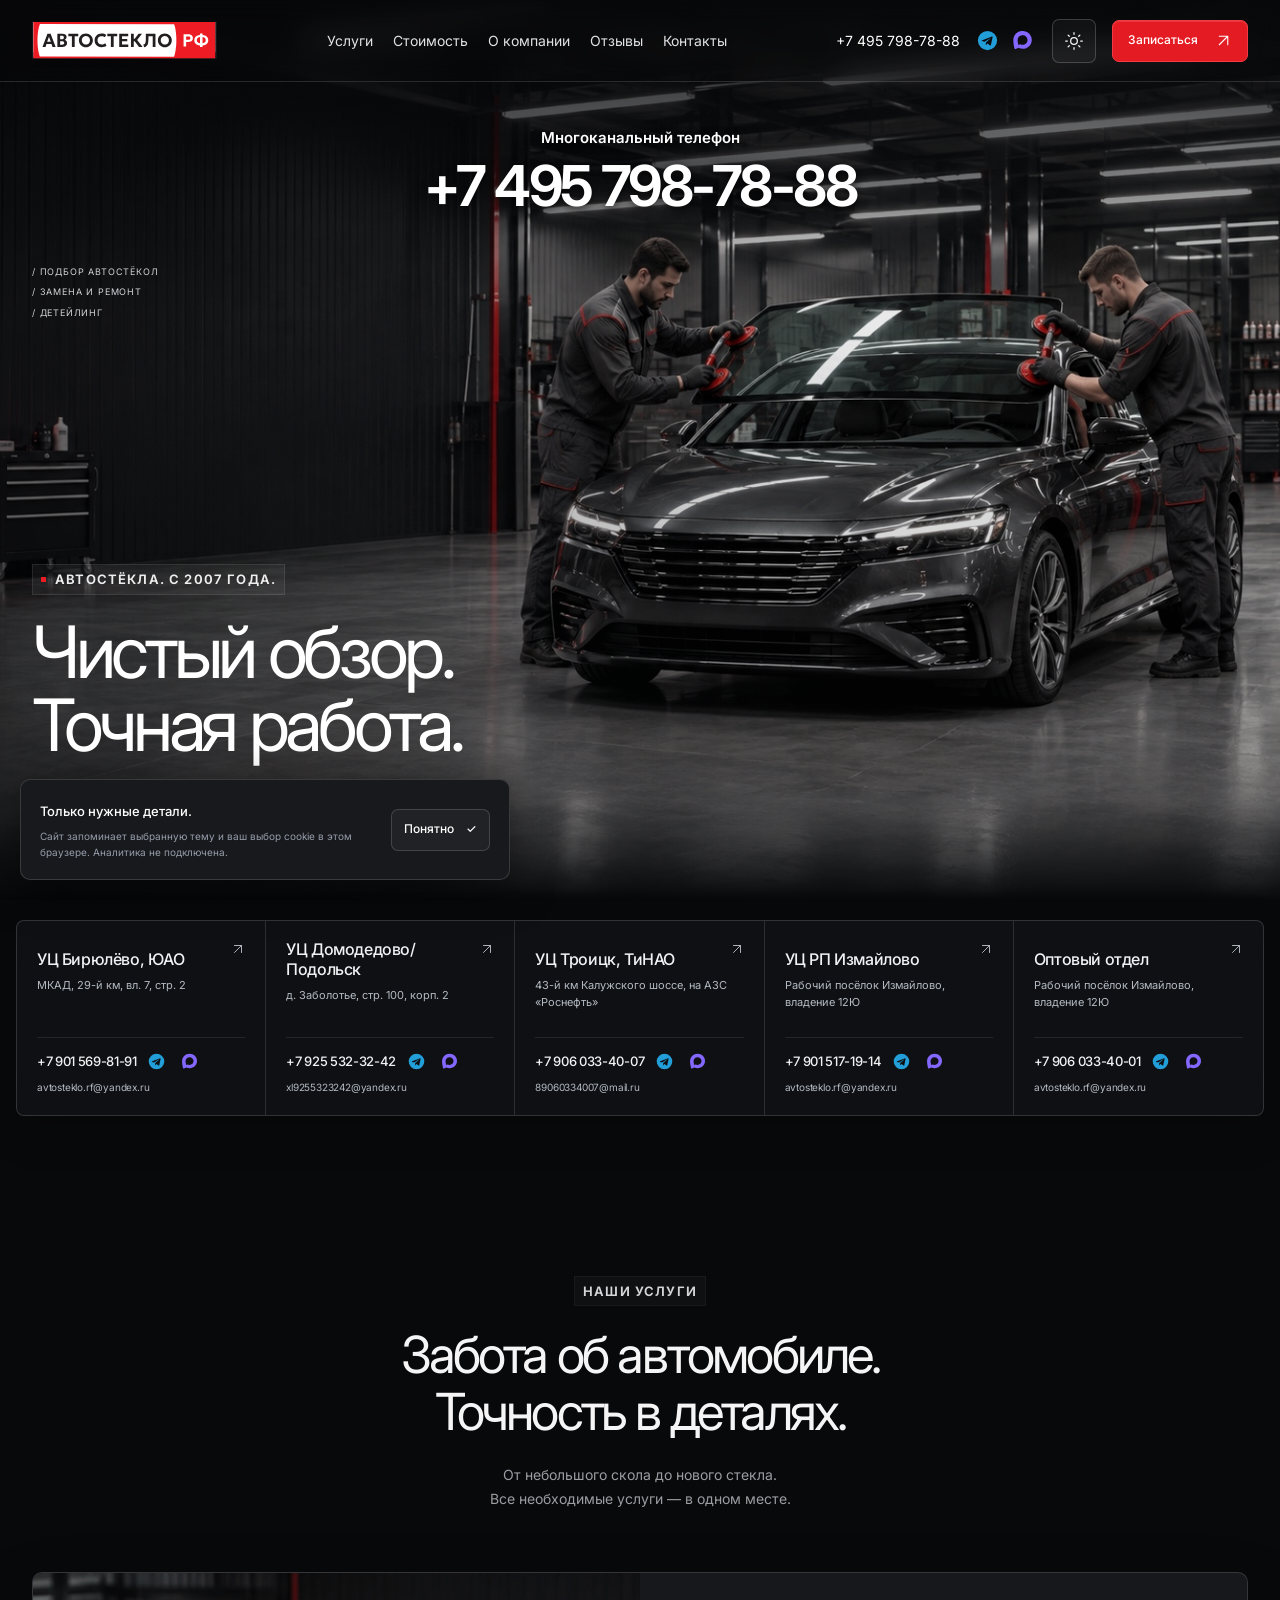
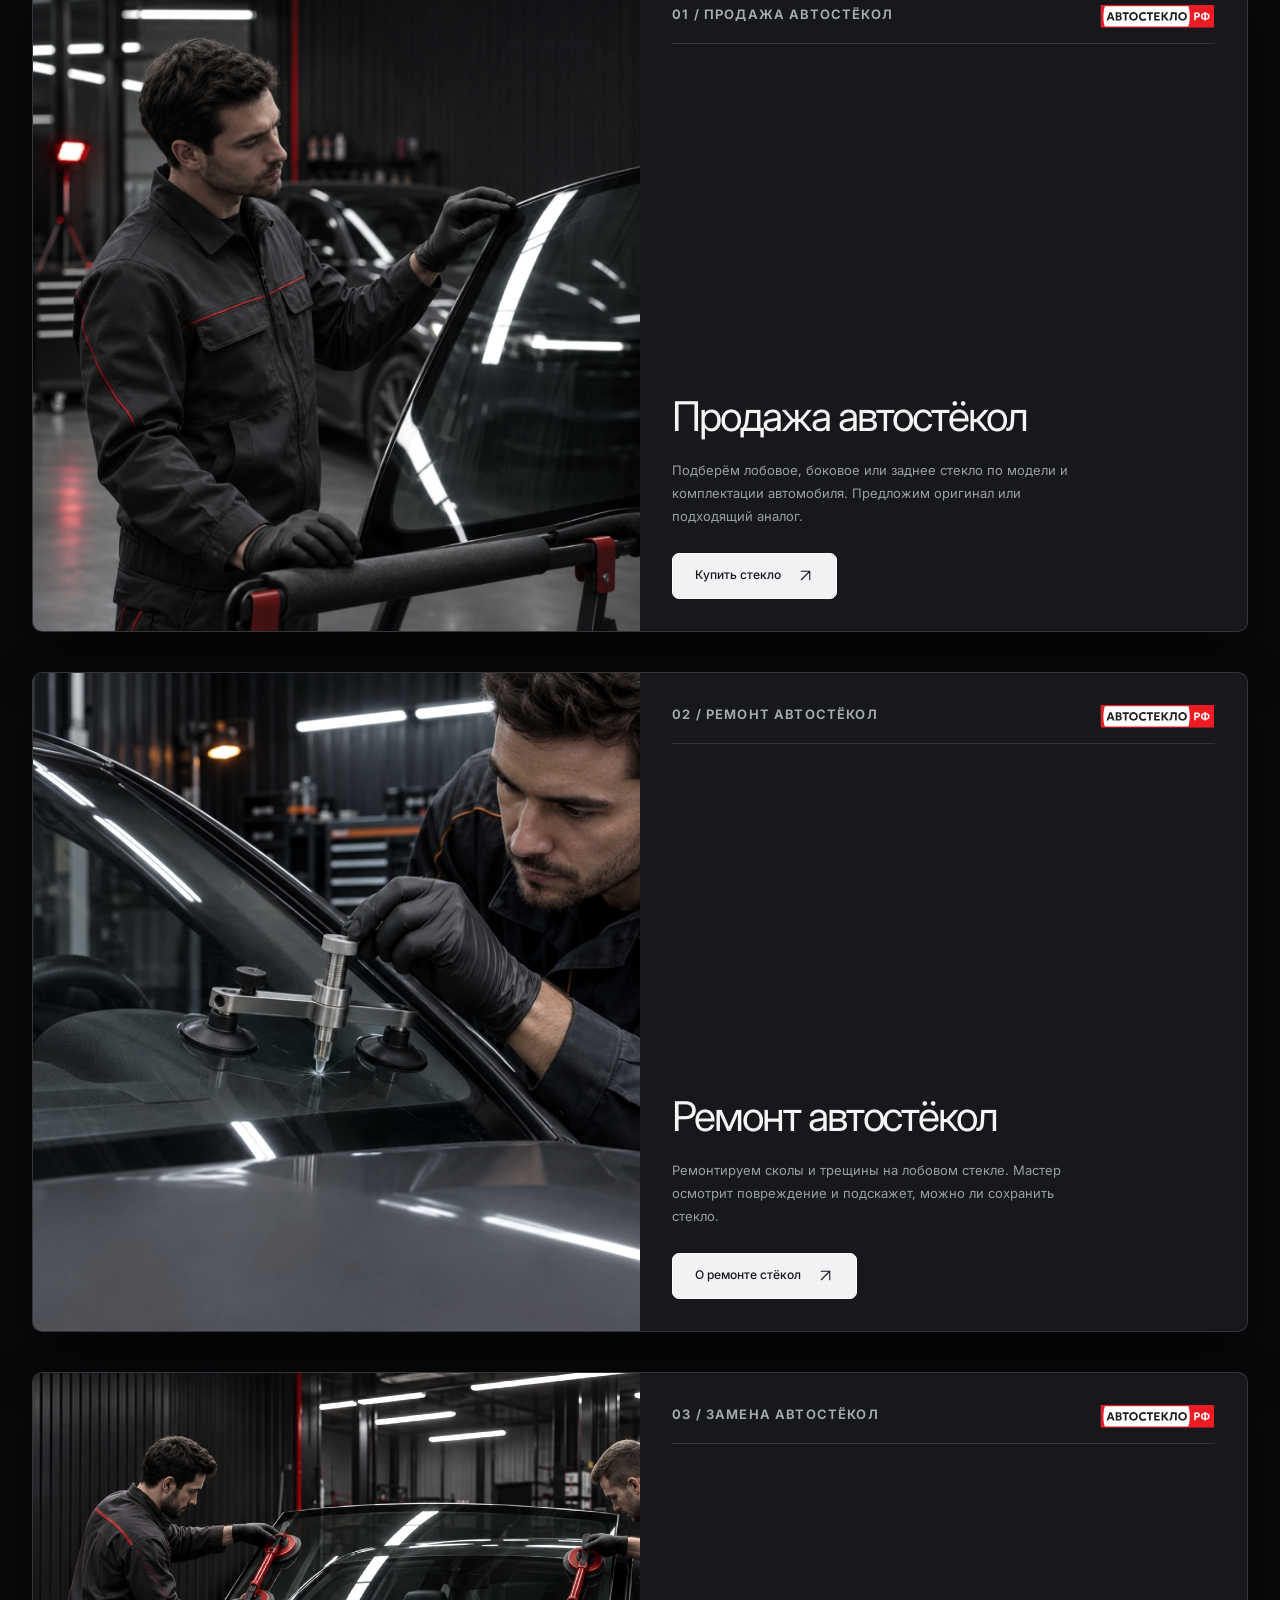
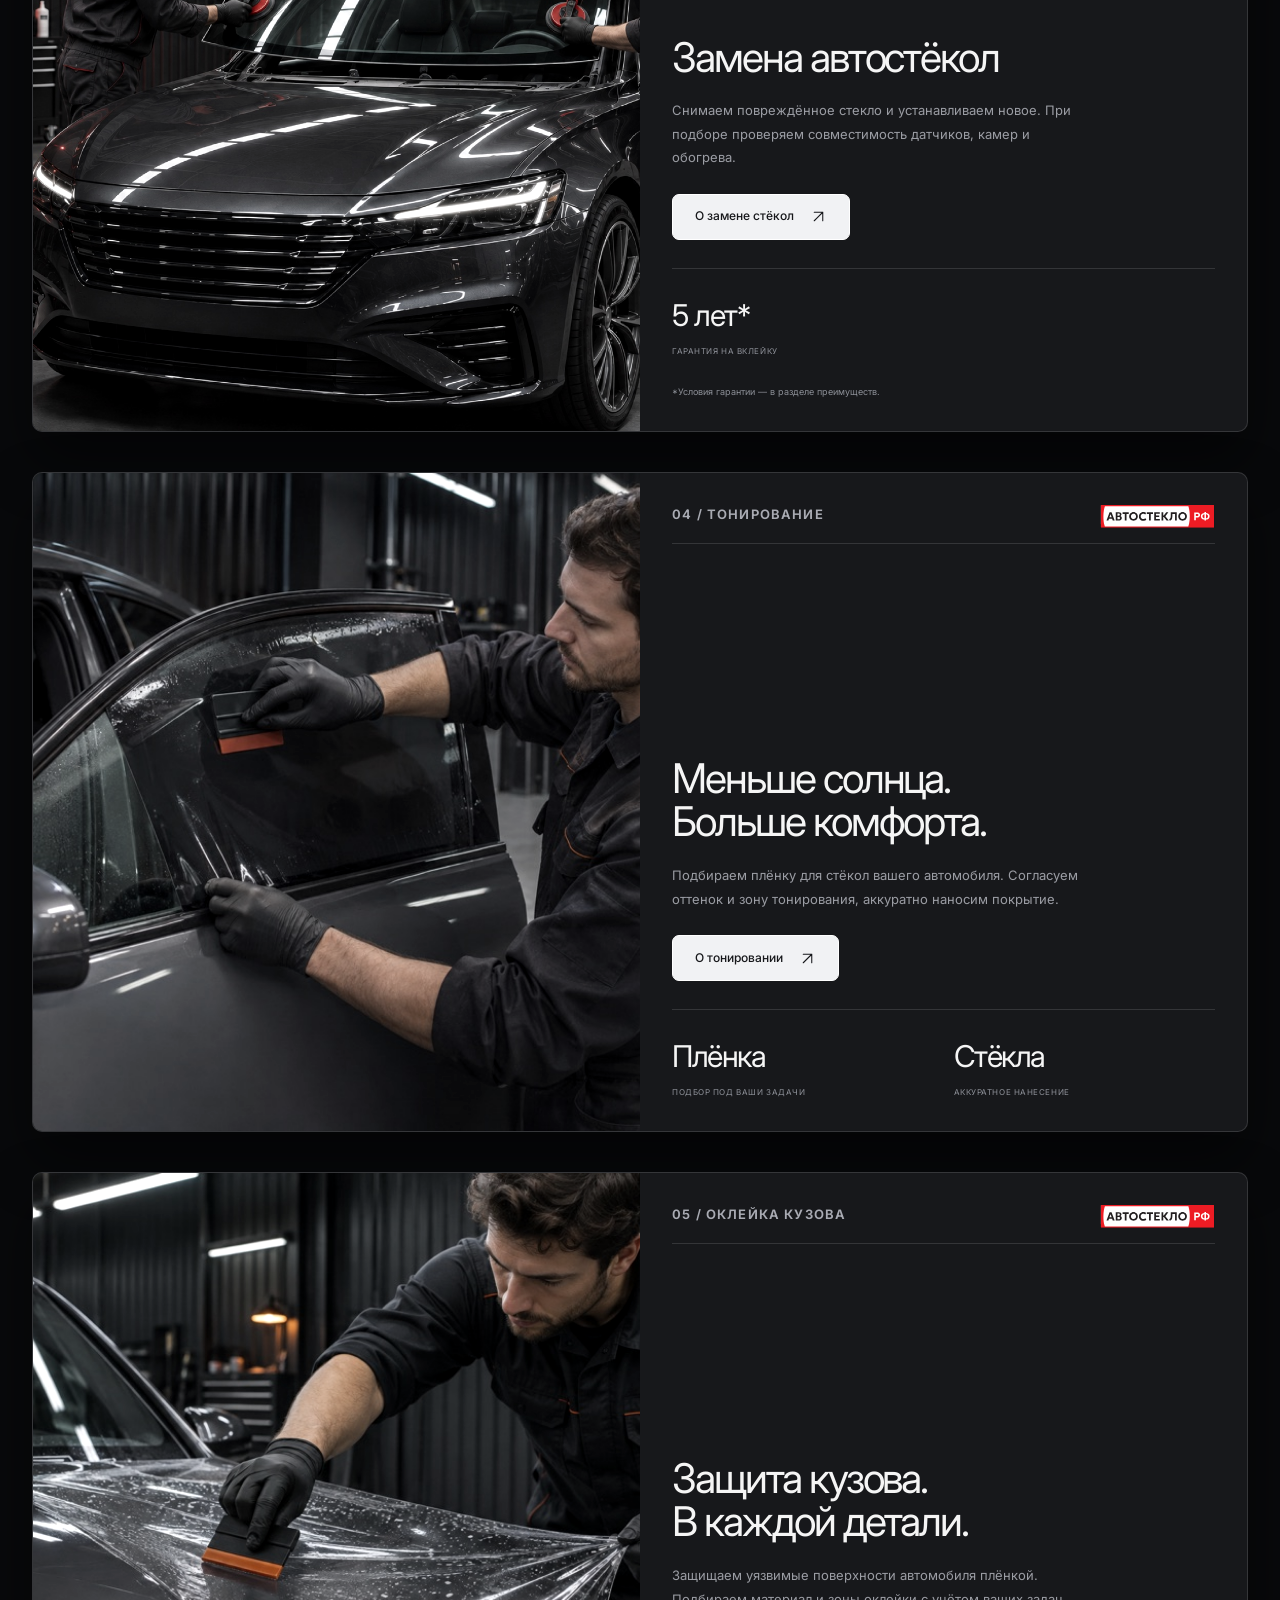
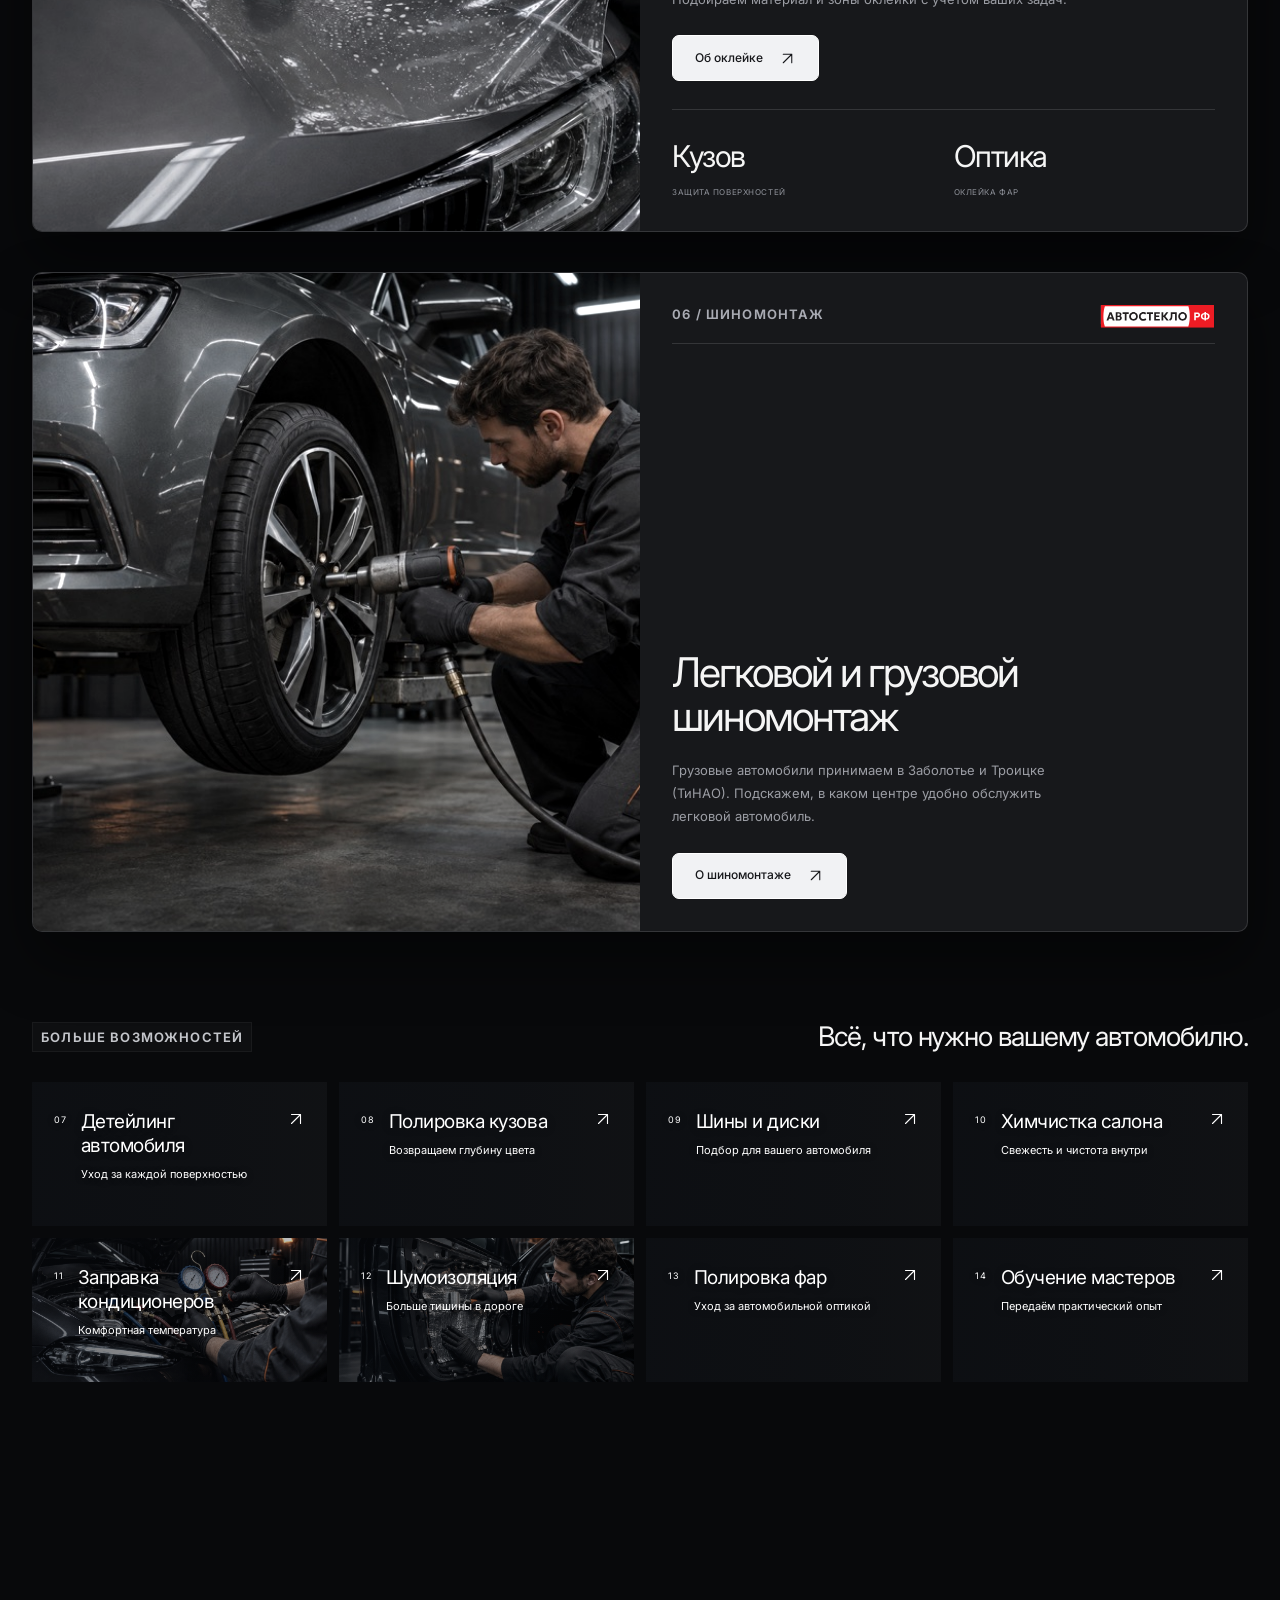
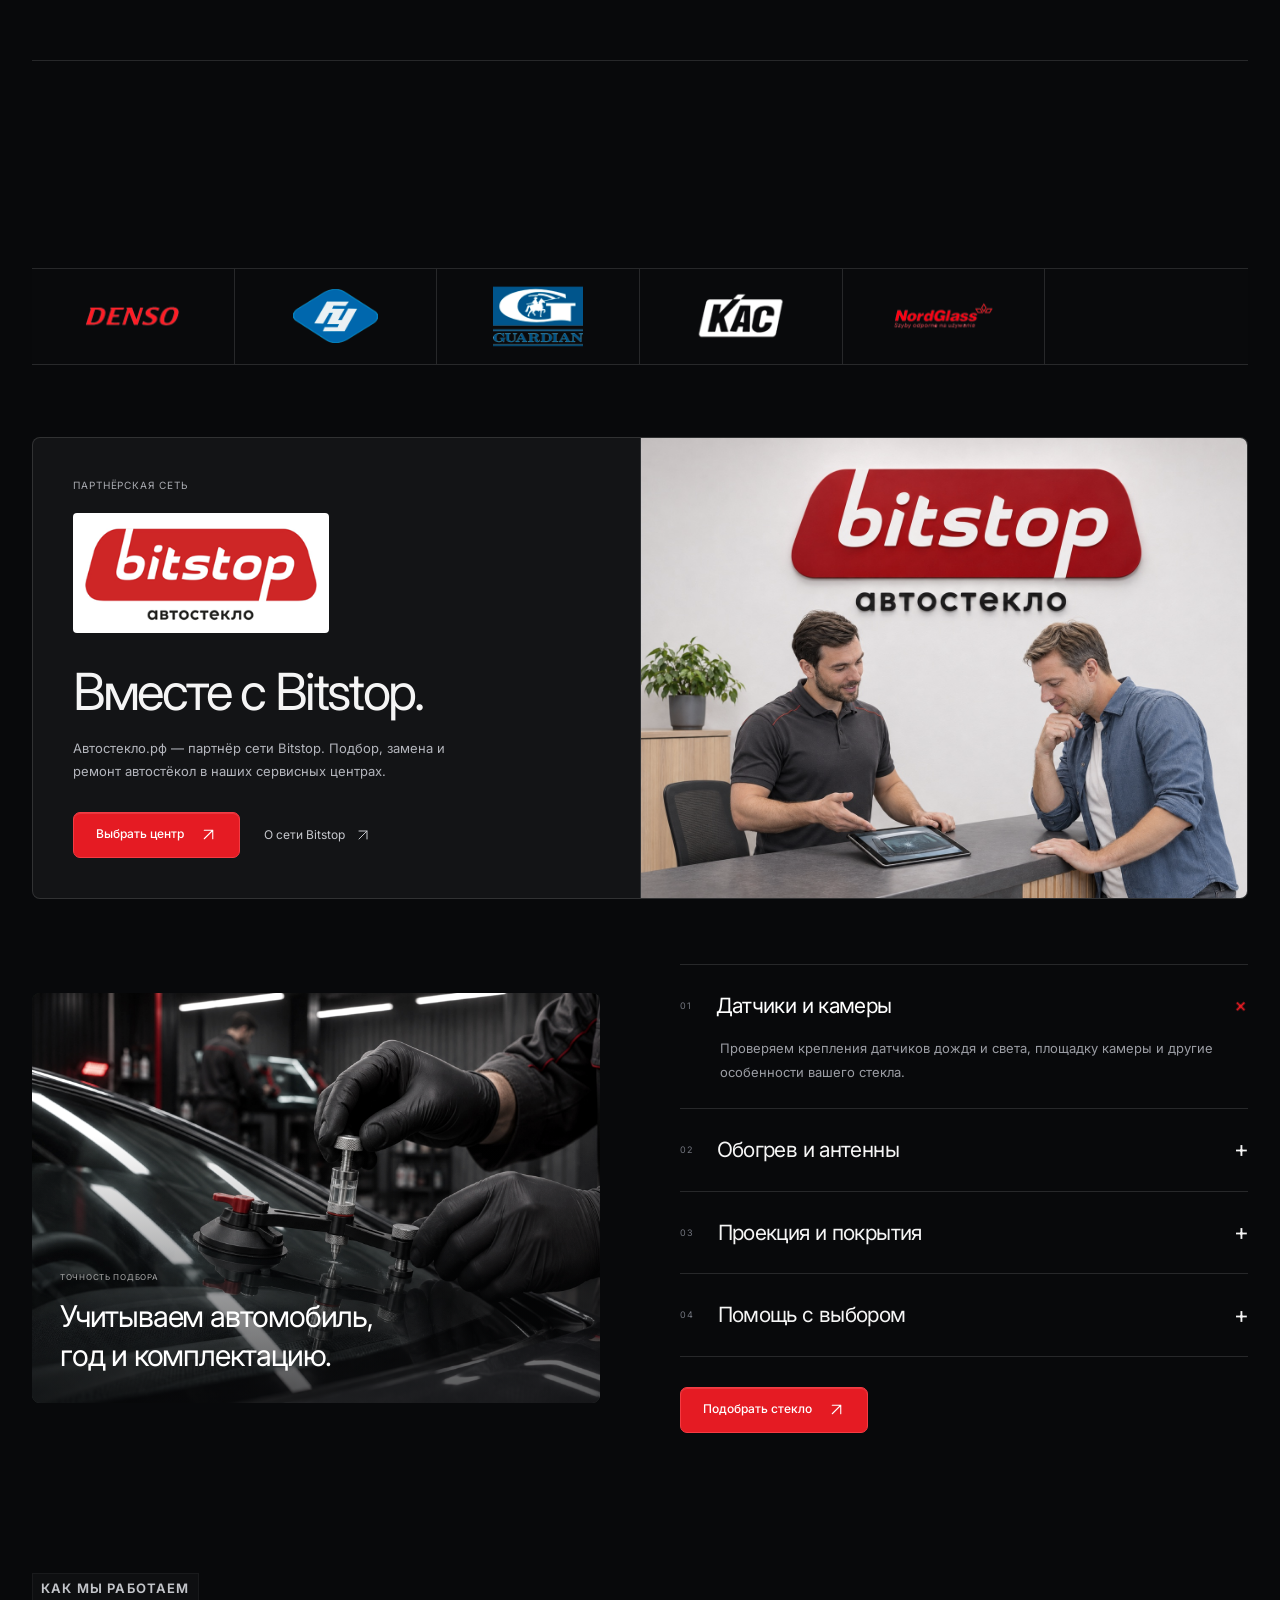
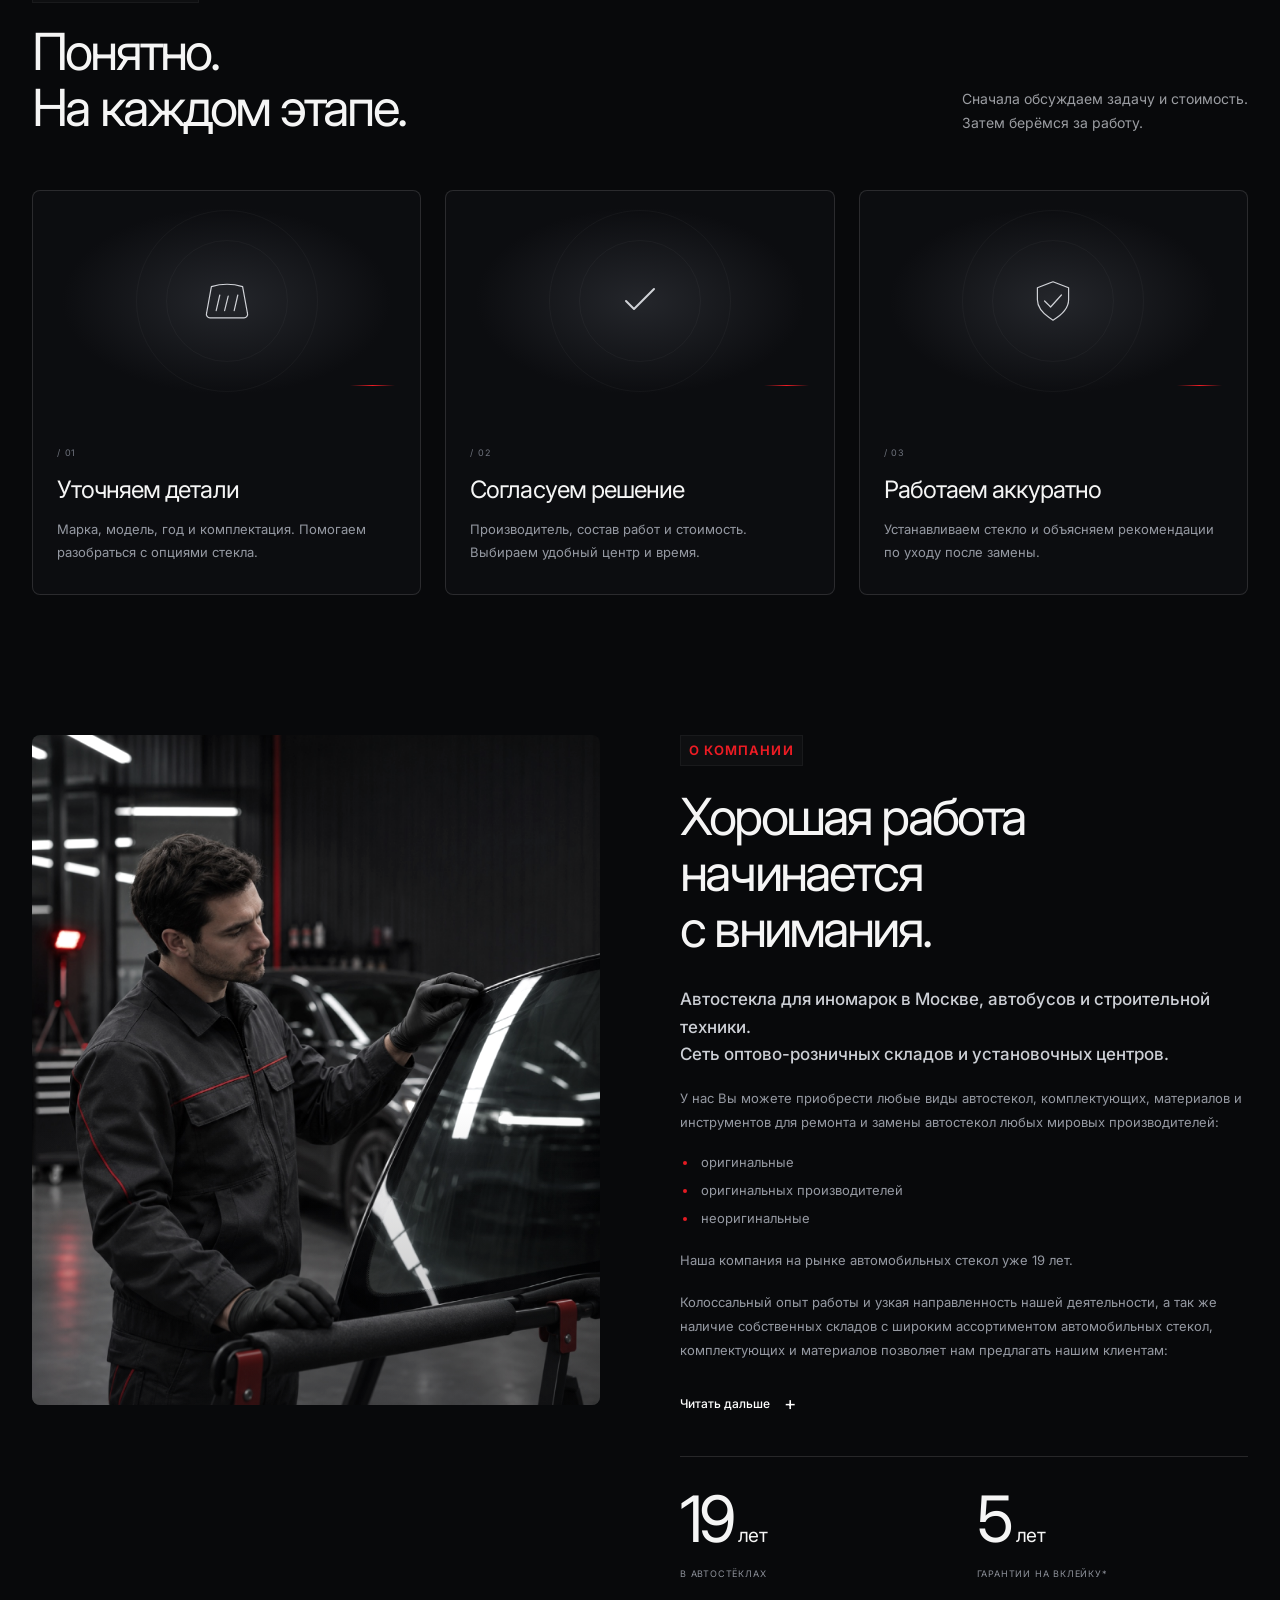
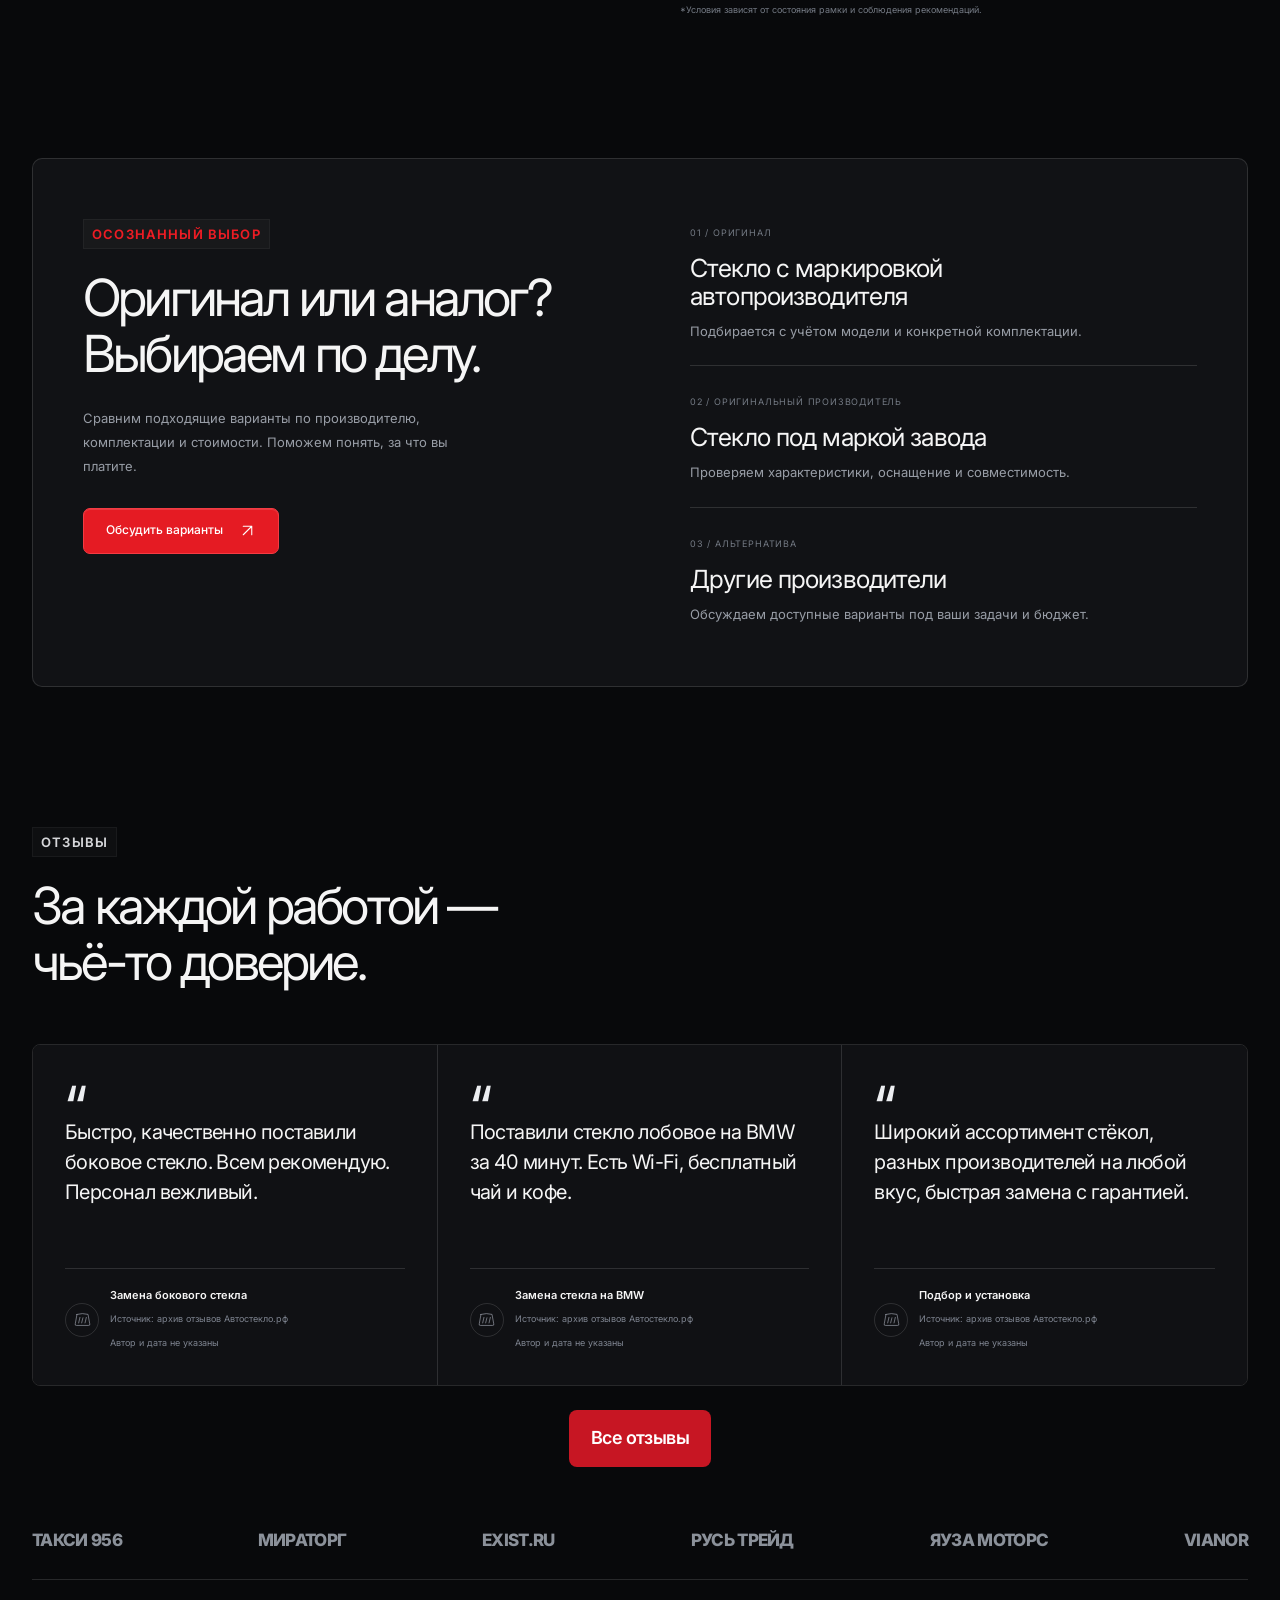
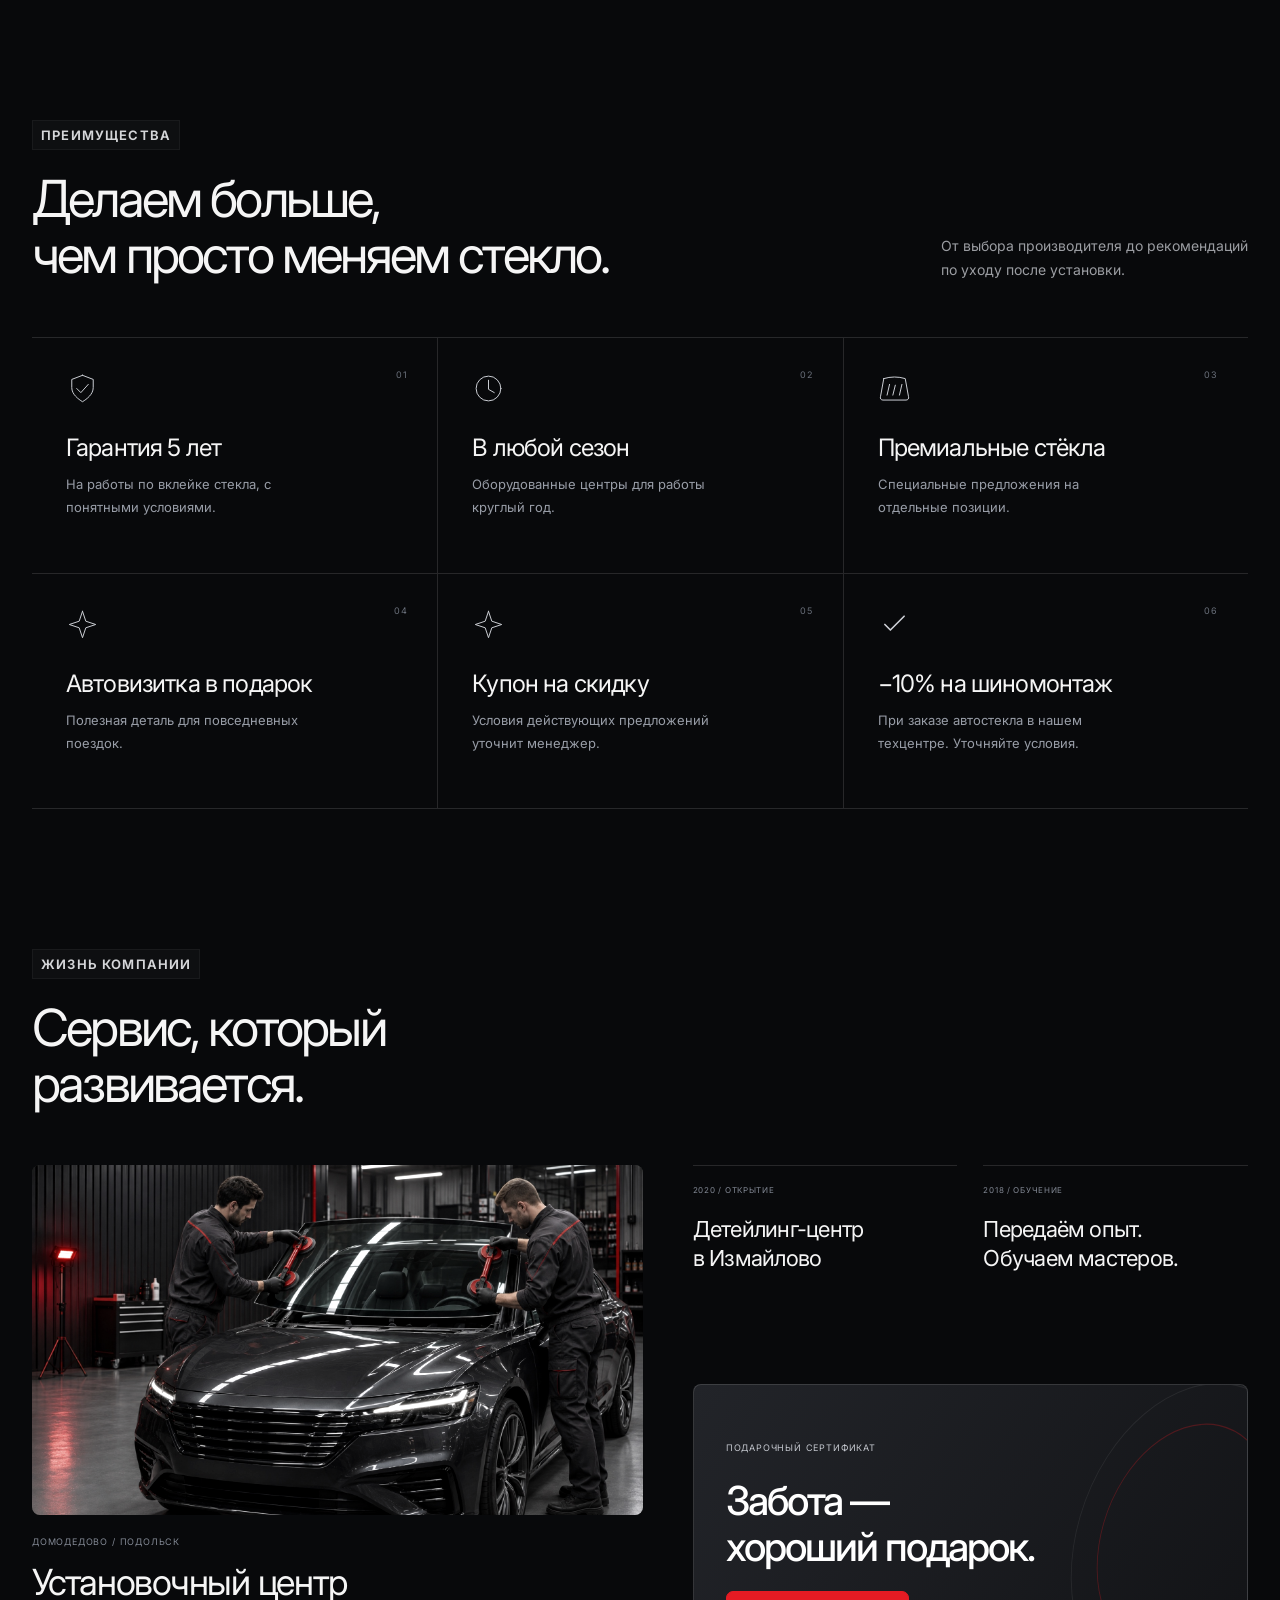
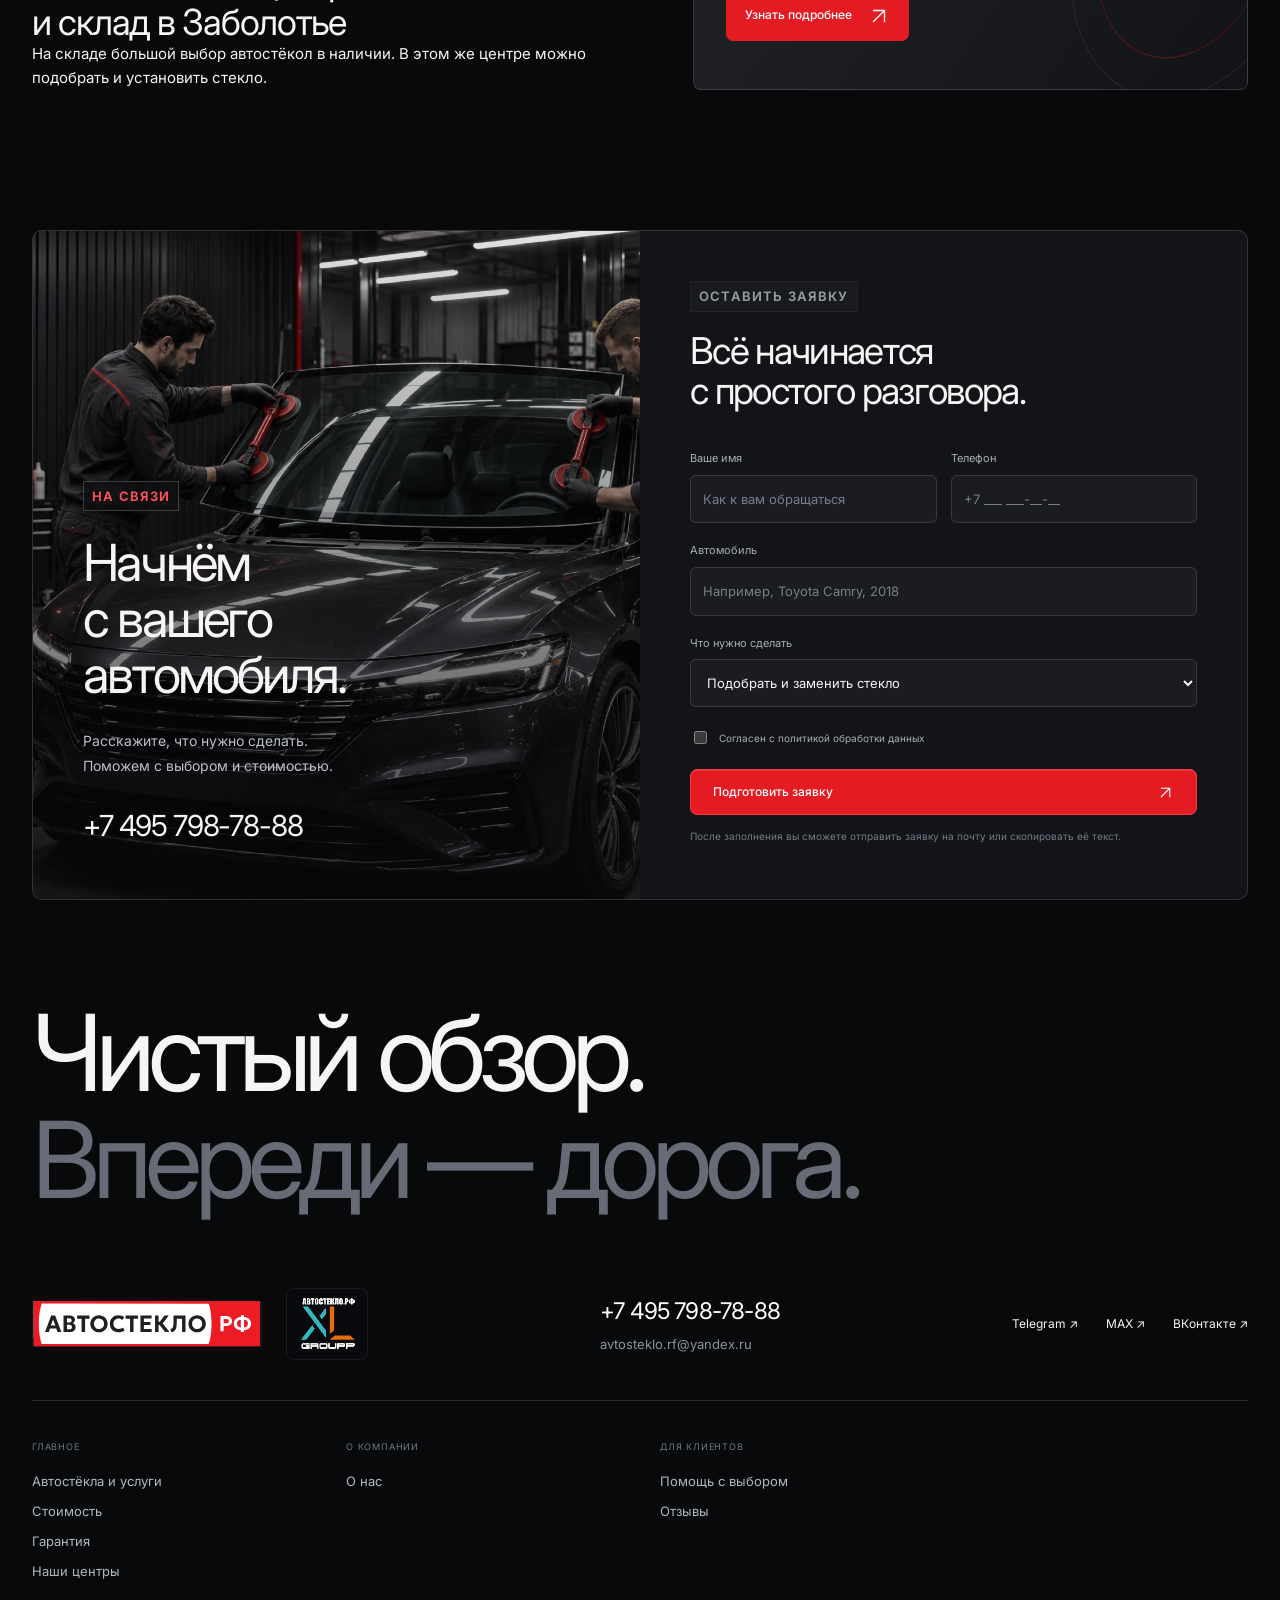
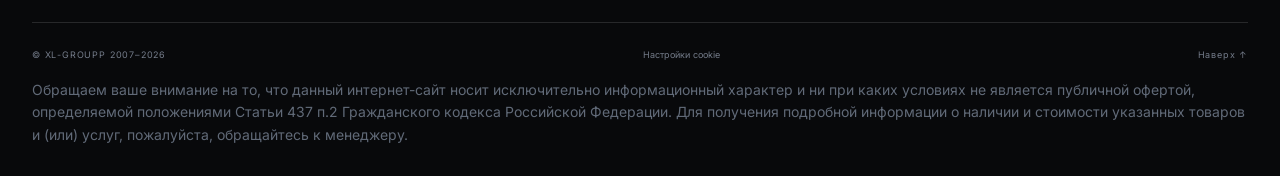
<file: v3.2/index.html>
<!doctype html>
<html lang="ru" data-theme="dark">
<head>
  <meta charset="UTF-8"><meta name="viewport" content="width=device-width,initial-scale=1">
  <meta name="theme-color" content="#ed1c24"><link rel="icon" type="image/svg+xml" href="assets/brand-logo.svg">
  <title>Автостекло РФ — чистый обзор. Точная работа.</title>
  <meta name="description" content="Автостекло РФ — сеть сервисных центров. Замена, ремонт и подбор автомобильных стёкол в Москве и области.">
  <script src="theme.js?v=20261107-theme1"></script>
  <link rel="preconnect" href="https://fonts.googleapis.com"><link rel="preconnect" href="https://fonts.gstatic.com" crossorigin>
  <link href="https://fonts.googleapis.com/css2?family=Inter:wght@400;500;600;700;800&display=swap" rel="stylesheet">
  <link rel="stylesheet" href="base.css?v=20261109-equal-actions1"><link rel="stylesheet" href="styles.css?v=20261107-equal1"><link rel="stylesheet" href="motion.css?v=20261107-no-glint1"><link rel="stylesheet" href="hero-layout.css?v=20261109-contacts-stack3"><link rel="stylesheet" href="brands.css?v=20261109-color3"><link rel="stylesheet" href="bitstop.css?v=20261107-equal1"><link rel="stylesheet" href="theme-light.css?v=20261109-theme2"><link rel="stylesheet" href="theme-controls.css?v=20261107-theme1"><link rel="stylesheet" href="footer-identity.css?v=20261109-xl1"><link rel="stylesheet" href="card-states.css?v=20261109-cards-gap3"><script src="app.js?v=separate-glass-services" defer></script><script src="motion.js?v=glass-service-videos" defer></script>
<link rel="stylesheet" href="revision.css?v=glass-video-preview">
</head>
<body>
<a href="#main" class="skip">Перейти к содержанию</a>
<svg class="svg-defs" aria-hidden="true"><defs>
<symbol id="arrow" viewBox="0 0 24 24"><path d="M5 12h14M13 6l6 6-6 6"/></symbol>
<symbol id="diagonal" viewBox="0 0 24 24"><path d="M6 18 18 6M6 6h12v12"/></symbol>
<symbol id="glass" viewBox="0 0 40 40"><path d="m7 8-4 22a3 3 0 0 0 3 4h28a3 3 0 0 0 3-4L33 8a45 45 0 0 0-26 0Z"/><path d="m14 15-3 13m10-12-3 12m11-13-3 13"/></symbol>
<symbol id="spark" viewBox="0 0 40 40"><path d="m20 4 4 12 12 4-12 4-4 12-4-12-12-4 12-4 4-12Z"/></symbol>
<symbol id="shield" viewBox="0 0 40 40"><path d="m20 4 13 5v10c0 8-8 14-13 17C15 33 7 27 7 19V9l13-5Z"/><path d="m13 20 5 5 9-10"/></symbol>
<symbol id="pin" viewBox="0 0 24 24"><path d="M19 10c0 5-7 11-7 11S5 15 5 10a7 7 0 1 1 14 0Z"/><circle cx="12" cy="10" r="2"/></symbol>
<symbol id="clock" viewBox="0 0 40 40"><circle cx="20" cy="20" r="15"/><path d="M20 10v11l7 4"/></symbol>
<symbol id="check" viewBox="0 0 24 24"><path d="m5 12 4 4L19 6"/></symbol>
<symbol id="phone" viewBox="0 0 24 24"><path d="m6 3 4 5-3 3c2 3 3 4 6 6l3-3 5 4c-1 3-3 4-5 3C8 18 3 13 2 7c0-2 2-4 4-4Z"/></symbol>
<symbol id="telegram" viewBox="0 0 24 24"><path fill-rule="evenodd" d="M12 1a11 11 0 1 0 0 22 11 11 0 0 0 0-22ZM6.1 11.7l11-4.3c.5-.2.9.1.7.8l-1.9 9c-.1.6-.5.8-1 .5l-2.9-2.2-1.4 1.4c-.2.2-.3.3-.6.3l.2-3 5.4-4.8c.2-.2 0-.3-.3-.1l-6.7 4.2-2.9-.9c-.6-.2-.6-.6.4-.9Z" clip-rule="evenodd"/></symbol>
<symbol id="max" viewBox="0 0 24 24"><path fill-rule="evenodd" d="M12.2 1.2C6 1.2 1.5 5.7 1.5 11.8c0 2.7.5 6.4 1.4 9.3.2.7.8 1 1.4.7l3.3-1.5c1.4.7 3 1.1 4.6 1.1 5.9 0 10.4-4.5 10.4-10.1S18.1 1.2 12.2 1.2ZM12 5.9c3.3 0 5.7 2.4 5.7 5.5s-2.4 5.5-5.7 5.5c-1 0-1.9-.2-2.7-.6l-2 .8-.6-3.2c-.2-.8-.3-1.5-.3-2.3C6.4 8.3 8.7 5.9 12 5.9Z" clip-rule="evenodd"/></symbol>
</defs></svg>

<header class="nav-wrap">
 <div class="nav-shell">
  <a class="brand" href="#top" aria-label="Автостекло.рф — на главную"><img class="brand-logo" src="assets/brand-logo.svg" alt="АВТОСТЕКЛО РФ — сеть сервисных центров" width="1000" height="200"></a>
  <nav class="desktop-nav" aria-label="Основное меню"><a href="#services">Услуги</a><button data-modal="price">Стоимость</button><a href="#about">О компании</a><a href="#reviews">Отзывы</a><a href="#centers">Контакты</a></nav>
  <div class="header-contacts">
   <a class="header-phone" href="tel:+74957987888">+7 495 798-78-88</a>
   <div class="header-messengers">
    <button class="messenger-icon" data-modal="telegram" aria-label="Выбрать центр в Telegram" aria-haspopup="dialog"><svg aria-hidden="true"><use href="#telegram"/></svg></button>
    <button class="messenger-icon" type="button" data-modal="max" aria-label="Написать в MAX" aria-haspopup="dialog" title="MAX"><svg aria-hidden="true"><use href="#max"/></svg></button>
   </div>
  </div>
  <button id="theme-toggle" class="theme-toggle" type="button" aria-label="Включить светлую тему" title="Включить светлую тему" hidden><svg class="theme-sun" viewBox="0 0 24 24" aria-hidden="true"><circle cx="12" cy="12" r="4"/><path d="M12 2v2m0 16v2M2 12h2m16 0h2M4.93 4.93l1.42 1.42m11.3 11.3 1.42 1.42M4.93 19.07l1.42-1.42m11.3-11.3 1.42-1.42"/></svg><svg class="theme-moon" viewBox="0 0 24 24" aria-hidden="true"><path d="M20.6 13a8.7 8.7 0 0 1-9.6-9.6A8.7 8.7 0 1 0 20.6 13Z"/></svg></button>
  <button class="btn accent nav-cta" data-book="Подбор автостекла">Записаться <svg><use href="#diagonal"/></svg></button>
  <button class="menu-toggle" aria-label="Открыть меню" aria-expanded="false" aria-controls="mobile-nav"><span></span><span></span></button>
 </div>
 <nav id="mobile-nav" class="mobile-nav" hidden aria-label="Мобильное меню"><a href="#services">Услуги</a><button data-modal="price">Стоимость</button><a href="#about">О компании</a><a href="#reviews">Отзывы</a><a href="#centers">Наши центры</a><a href="tel:+74957987888">+7 495 798-78-88</a><button class="btn accent" data-book="Подбор автостекла">Записаться <span>↗</span></button></nav>
</header>

<main id="main">
<div class="hero-contact-layout" id="top">

<section class="hero hero-v3" aria-labelledby="hero-title">
 <div class="hero-media"><img class="hero-photo" src="assets/hero-installation.jpg" alt="Автомобиль и мастера в центре установки автостёкол" width="1672" height="941" fetchpriority="high"></div>
 <div class="hero-shade"></div>
 <div class="main-line"><span>Многоканальный телефон</span><a href="tel:+74957987888">+7 495 798-78-88</a></div>
 <div class="hero-intro"><div class="hero-disciplines"><span>/ ПОДБОР АВТОСТЁКОЛ</span><span>/ ЗАМЕНА И РЕМОНТ</span><span>/ ДЕТЕЙЛИНГ</span></div></div>
 <div class="hero-content"><span class="eyebrow hero-kicker"><i></i>АВТОСТЁКЛА. С 2007 ГОДА.</span><h1 id="hero-title"><span class="hero-line"><span>Чистый обзор.</span></span><span class="hero-line"><span>Точная работа.</span></span></h1><div class="hero-links"><button class="btn accent" data-book="Подобрать автостекло">Подобрать стекло <svg aria-hidden="true"><use href="#diagonal"/></svg></button><a class="hero-services-link" href="#services">Все услуги <svg aria-hidden="true"><use href="#arrow"/></svg></a></div></div>
</section>

</div>

<section class="centers-section hero-centers" id="centers" aria-labelledby="centers-title">
  <h2 class="hero-centers-title" id="centers-title">Наши центры в Москве и области</h2>
  <div class="center-strip">
   <article class="center-item"><button class="center-info" data-center="0" aria-haspopup="dialog"><span class="mono">01 / ЮАО</span><strong>УЦ Бирюлёво, ЮАО</strong><span class="center-address">МКАД, 29-й км, вл. 7, стр. 2</span><svg><use href="#diagonal"/></svg></button><div class="center-contacts"><div class="center-phone-row"><a class="center-phone" href="tel:+79015698191">+7 901 569-81-91</a><a class="center-telegram" href="https://t.me/xlgrouppmkad29" target="_blank" rel="noopener" aria-label="Telegram — Бирюлёво" title="Написать в Telegram"><svg aria-hidden="true"><use href="#telegram"/></svg></a><a class="center-telegram center-max" href="https://max.ru/u/f9LHodD0cOKr3DAJzxenb-Qz2guLE6v56pTkcvzai14PA_L7n_oQTtPJn2E" target="_blank" rel="noopener" aria-label="MAX — Бирюлёво" title="Написать в MAX"><svg aria-hidden="true"><use href="#max"/></svg></a></div><a class="center-email" href="mailto:avtosteklo.rf@yandex.ru">avtosteklo.rf@yandex.ru</a></div></article>
   <article class="center-item"><button class="center-info" data-center="1" aria-haspopup="dialog"><span class="mono">02 / МОСКОВСКАЯ ОБЛАСТЬ</span><strong>УЦ Домодедово/Подольск</strong><span class="center-address">д. Заболотье, стр. 100, корп. 2</span><svg><use href="#diagonal"/></svg></button><div class="center-contacts"><div class="center-phone-row"><a class="center-phone" href="tel:+79255323242">+7 925 532-32-42</a><a class="center-telegram" href="https://t.me/XLgrouppZAB" target="_blank" rel="noopener" aria-label="Telegram — Домодедово" title="Написать в Telegram"><svg aria-hidden="true"><use href="#telegram"/></svg></a><a class="center-telegram center-max" href="https://max.ru/u/f9LHodD0cOLQa04eXokFxbl1Srhufi-LLXxWEvSo3Fs5g8r5eZosjGMHW-M" target="_blank" rel="noopener" aria-label="MAX — Домодедово" title="Написать в MAX"><svg aria-hidden="true"><use href="#max"/></svg></a></div><a class="center-email" href="mailto:xl9255323242@yandex.ru">xl9255323242@yandex.ru</a></div></article>
   <article class="center-item"><button class="center-info" data-center="2" aria-haspopup="dialog"><span class="mono">03 / ТИНАО</span><strong>УЦ Троицк, ТиНАО</strong><span class="center-address">43-й км Калужского шоссе, на АЗС «Роснефть»</span><svg><use href="#diagonal"/></svg></button><div class="center-contacts"><div class="center-phone-row"><a class="center-phone" href="tel:+79060334007">+7 906 033-40-07</a><a class="center-telegram" href="https://t.me/xlgroupptroick" target="_blank" rel="noopener" aria-label="Telegram — Троицк" title="Написать в Telegram"><svg aria-hidden="true"><use href="#telegram"/></svg></a><a class="center-telegram center-max" href="https://max.ru/u/f9LHodD0cOKESTCIU3nKZcvrxEchEeswDsQB3yyyHNNUrSGIQ-cR9lhiDS0" target="_blank" rel="noopener" aria-label="MAX — Троицк" title="Написать в MAX"><svg aria-hidden="true"><use href="#max"/></svg></a></div><a class="center-email" href="mailto:89060334007@mail.ru">89060334007@mail.ru</a></div></article>
   <article class="center-item"><button class="center-info" data-center="3" aria-haspopup="dialog"><span class="mono">04 / МОСКОВСКАЯ ОБЛАСТЬ</span><strong>УЦ РП Измайлово</strong><span class="center-address">Рабочий посёлок Измайлово, владение 12Ю</span><svg><use href="#diagonal"/></svg></button><div class="center-contacts"><div class="center-phone-row"><a class="center-phone" href="tel:+79015171914">+7 901 517-19-14</a><a class="center-telegram" href="https://t.me/autostekloRF" target="_blank" rel="noopener" aria-label="Telegram — Измайлово" title="Написать в Telegram"><svg aria-hidden="true"><use href="#telegram"/></svg></a><a class="center-telegram center-max" href="https://max.ru/u/f9LHodD0cOJDQtaDMS1fwiE8l3ei8m_lPpX6yFwFnLg_X2DBBCDGd-716KM" target="_blank" rel="noopener" aria-label="MAX — Измайлово" title="Написать в MAX"><svg aria-hidden="true"><use href="#max"/></svg></a></div><a class="center-email" href="mailto:avtosteklo.rf@yandex.ru">avtosteklo.rf@yandex.ru</a></div></article>
   <article class="center-item wholesale"><button class="center-info" data-center="4" aria-haspopup="dialog"><span class="mono">ДЛЯ БИЗНЕСА</span><strong>Оптовый отдел</strong><span class="center-address">Рабочий посёлок Измайлово, владение 12Ю</span><svg><use href="#diagonal"/></svg></button><div class="center-contacts"><div class="center-phone-row"><a class="center-phone" href="tel:+79060334001">+7 906 033-40-01</a><a class="center-telegram" href="https://t.me/XLGrouppOPT" target="_blank" rel="noopener" aria-label="Telegram — Оптовый отдел" title="Написать в Telegram"><svg aria-hidden="true"><use href="#telegram"/></svg></a><a class="center-telegram center-max" href="https://max.ru/u/f9LHodD0cOIUssvlraUZ8FDAlZ2sfllAkCK0DYMeOTBAHm1FtWQFyc_rHH4" target="_blank" rel="noopener" aria-label="MAX — Оптовый отдел" title="Написать в MAX"><svg aria-hidden="true"><use href="#max"/></svg></a></div><a class="center-email" href="mailto:avtosteklo.rf@yandex.ru">avtosteklo.rf@yandex.ru</a></div></article>
  </div>
 </section>
<section class="section wrap services" id="services">
  <div class="section-head" data-reveal><div><span class="eyebrow accent-text">Наши услуги</span><h2>Забота об автомобиле.<br>Точность в деталях.</h2></div><p>От небольшого скола до нового стекла.<br>Все необходимые услуги — в одном месте.</p></div>
  <div class="featured-services">
 <article class="service-feature stack-card">
   <div class="image-box">
     <img src="../assets/team.jpg" alt="Специалист осматривает автомобильное стекло" width="1440" height="1800" loading="lazy">
     <template data-service-video-preview>
       <video class="service-video-preview" src="assets/video/glass-sale-preview.mp4" poster="../assets/team.jpg" muted playsinline loop preload="none" aria-label="Пробное видео: мастер осматривает автомобильное стекло"></video>
     </template>
   </div>
   <div class="feature-copy">
     <div class="feature-overline mono"><span>01 / ПРОДАЖА АВТОСТЁКОЛ</span><img class="service-brand" src="assets/brand-logo.svg" alt="Автостекло РФ"></div>
     <div class="feature-main">
       <h3>Продажа автостёкол</h3>
       <p>Подберём лобовое, боковое или заднее стекло по модели и комплектации автомобиля. Предложим оригинал или подходящий аналог.</p>
       <button class="btn dark" data-service="0">Купить стекло <svg aria-hidden="true"><use href="#diagonal"/></svg></button>
     </div>
   </div>
 </article>
 <article class="service-feature stack-card">
   <div class="image-box">
     <img src="../assets/services/glass-repair.jpg" alt="Мастер ремонтирует скол на лобовом стекле" width="960" height="640" loading="lazy">
     <template data-service-video-preview>
       <video class="service-video-preview" src="assets/video/glass-repair-gemini.mp4" poster="../assets/services/glass-repair.jpg" muted playsinline loop preload="none" aria-label="Мастер ремонтирует скол на лобовом стекле"></video>
     </template>
   </div>
   <div class="feature-copy">
     <div class="feature-overline mono"><span>02 / РЕМОНТ АВТОСТЁКОЛ</span><img class="service-brand" src="assets/brand-logo.svg" alt="Автостекло РФ"></div>
     <div class="feature-main">
       <h3>Ремонт автостёкол</h3>
       <p>Ремонтируем сколы и трещины на лобовом стекле. Мастер осмотрит повреждение и подскажет, можно ли сохранить стекло.</p>
       <button class="btn dark" data-service="1">О ремонте стёкол <svg aria-hidden="true"><use href="#diagonal"/></svg></button>
     </div>
   </div>
 </article>
 <article class="service-feature stack-card">
   <div class="image-box"><img src="../assets/install.jpg" alt="Мастера устанавливают лобовое стекло" width="1800" height="1200" loading="lazy"></div>
   <div class="feature-copy">
     <div class="feature-overline mono"><span>03 / ЗАМЕНА АВТОСТЁКОЛ</span><img class="service-brand" src="assets/brand-logo.svg" alt="Автостекло РФ"></div>
     <div class="feature-main">
       <h3>Замена автостёкол</h3>
       <p>Снимаем повреждённое стекло и устанавливаем новое. При подборе проверяем совместимость датчиков, камер и обогрева.</p>
       <button class="btn dark" data-service="2">О замене стёкол <svg aria-hidden="true"><use href="#diagonal"/></svg></button>
     </div>
     <div class="feature-specs"><div><strong>5 лет*</strong><span>ГАРАНТИЯ НА ВКЛЕЙКУ</span></div></div>
     <small>*Условия гарантии — в разделе преимуществ.</small>
   </div>
 </article>
 <article class="service-feature stack-card"><div class="image-box"><img src="../assets/services/tinting.jpg" alt="Мастер наносит тонировочную плёнку на автомобильное стекло" width="960" height="640" loading="lazy"></div><div class="feature-copy"><div class="feature-overline mono"><span>04 / ТОНИРОВАНИЕ</span><img class="service-brand" src="assets/brand-logo.svg" alt="Автостекло РФ"></div><div class="feature-main"><h3>Меньше солнца.<br>Больше комфорта.</h3><p>Подбираем плёнку для стёкол вашего автомобиля. Согласуем оттенок и зону тонирования, аккуратно наносим покрытие.</p><button class="btn dark" data-service="3">О тонировании <svg aria-hidden="true"><use href="#diagonal"/></svg></button></div><div class="feature-specs"><div><strong>Плёнка</strong><span>ПОДБОР ПОД ВАШИ ЗАДАЧИ</span></div><div><strong>Стёкла</strong><span>АККУРАТНОЕ НАНЕСЕНИЕ</span></div></div></div></article>
 <article class="service-feature stack-card"><div class="image-box"><img src="../assets/services/body-wrap.jpg" alt="Мастер оклеивает кузов автомобиля защитной плёнкой" width="960" height="640" loading="lazy"></div><div class="feature-copy"><div class="feature-overline mono"><span>05 / ОКЛЕЙКА КУЗОВА</span><img class="service-brand" src="assets/brand-logo.svg" alt="Автостекло РФ"></div><div class="feature-main"><h3>Защита кузова.<br>В каждой детали.</h3><p>Защищаем уязвимые поверхности автомобиля плёнкой. Подбираем материал и зоны оклейки с учётом ваших задач.</p><button class="btn dark" data-service="4">Об оклейке <svg aria-hidden="true"><use href="#diagonal"/></svg></button></div><div class="feature-specs"><div><strong>Кузов</strong><span>ЗАЩИТА ПОВЕРХНОСТЕЙ</span></div><div><strong>Оптика</strong><span>ОКЛЕЙКА ФАР</span></div></div></div></article>
 <article class="service-feature stack-card">
   <div class="image-box"><img src="../assets/services/tire-fitting.jpg" alt="Мастер меняет колесо автомобиля" width="960" height="640" loading="lazy"></div>
   <div class="feature-copy">
     <div class="feature-overline mono"><span>06 / ШИНОМОНТАЖ</span><img class="service-brand" src="assets/brand-logo.svg" alt="Автостекло РФ"></div>
     <div class="feature-main">
       <h3>Легковой и грузовой<br>шиномонтаж</h3>
       <p>Грузовые автомобили принимаем в Заболотье и Троицке (ТиНАО). Подскажем, в каком центре удобно обслужить легковой автомобиль.</p>
       <button class="btn dark" data-service="5">О шиномонтаже <svg aria-hidden="true"><use href="#diagonal"/></svg></button>
     </div>
   </div>
 </article>
 </div>
 <div class="all-services-heading" data-reveal><span class="eyebrow">БОЛЬШЕ ВОЗМОЖНОСТЕЙ</span><h3>Всё, что нужно вашему автомобилю.</h3></div>
  <div class="service-list" id="service-list"></div>
 </section>

<section class="section wrap manufacturers logo-section" id="manufacturers">
  <div class="section-head compact" data-reveal><div><span class="eyebrow">ПРОИЗВОДИТЕЛИ СТЁКОЛ</span><h2>Качество начинается<br>с самого стекла.</h2></div><p>Объясним отличия.<br>Проверим совместимость.</p></div>
  <div class="maker-grid">
   <article data-reveal>
    <span class="manufacturer-link manufacturer-pilkington logo-needs-light"><img class="manufacturer-logo logo-light-theme" src="assets/logos/pilkington.svg" alt="Pilkington" width="536" height="100" loading="lazy" decoding="async"><img class="manufacturer-logo logo-dark-theme" src="assets/logos/pilkington-dark.svg" alt="" aria-hidden="true" width="536" height="100" loading="lazy" decoding="async"></span>
    <p>Автомобильные стёкла и решения для разных комплектаций.</p><span class="mono">ПОДБОР ПО АВТОМОБИЛЮ</span>
   </article>
   <article data-reveal>
    <span class="manufacturer-link manufacturer-agc logo-needs-light"><img class="manufacturer-logo" src="assets/logos/agc.svg" alt="AGC" width="97" height="33" loading="lazy" decoding="async"></span>
    <p>Стёкла для широкого круга марок и моделей автомобилей.</p><span class="mono">ОРИГИНАЛЬНЫЙ ПРОИЗВОДИТЕЛЬ</span>
   </article>
   <article data-reveal>
    <span class="manufacturer-link manufacturer-sekurit logo-needs-light"><img class="manufacturer-logo" src="assets/logos/saint-gobain-sekurit.png" alt="Saint-Gobain Sekurit" width="2303" height="1130" loading="lazy" decoding="async"></span>
    <p>Стёкла с необходимыми креплениями и дополнительными опциями.</p><span class="mono">ВНИМАНИЕ К КОМПЛЕКТАЦИИ</span>
   </article>
  </div>
  <ul class="brand-cards" aria-label="Бренды">
   <li><span class="manufacturer-link manufacturer-denso"><img class="manufacturer-logo" src="assets/logos/denso.png" alt="DENSO" width="200" height="150" loading="lazy" decoding="async"></span></li>
   <li><span class="manufacturer-link manufacturer-fuyao"><img class="manufacturer-logo" src="assets/logos/fuyao.png" alt="Fuyao" width="200" height="150" loading="lazy" decoding="async"></span></li>
   <li><span class="manufacturer-link manufacturer-guardian logo-needs-light"><img class="manufacturer-logo" src="assets/logos/guardian.png" alt="Guardian" width="200" height="150" loading="lazy" decoding="async"></span></li>
   <li><span class="manufacturer-link manufacturer-kac logo-needs-light"><img class="manufacturer-logo" src="assets/logos/kac.png" alt="KAC" width="200" height="150" loading="lazy" decoding="async"></span></li>
   <li><span class="manufacturer-link manufacturer-nordglass"><img class="manufacturer-logo" src="assets/logos/nordglass.png" alt="NordGlass" width="200" height="150" loading="lazy" decoding="async"></span></li>
   <li><span class="manufacturer-link manufacturer-sisecam"><img class="manufacturer-logo" src="assets/logos/sisecam.png" alt="Şişecam" width="2000" height="1502" loading="lazy" decoding="async"></span></li>
  </ul>
 </section>

<section class="bitstop-banner wrap" id="bitstop" aria-labelledby="bitstop-title" data-reveal="soft" data-reveal-delay="0">
  <div class="bitstop-copy">
    <p class="bitstop-label">ПАРТНЁРСКАЯ СЕТЬ</p>
    <div class="bitstop-logo-frame"><img class="bitstop-logo" src="assets/logos/bitstop.png" alt="Bitstop — автостекло" width="300" height="129" loading="lazy" decoding="async"></div>
    <h2 id="bitstop-title">Вместе с Bitstop.</h2>
    <p class="bitstop-description">Автостекло.рф — партнёр сети Bitstop. Подбор, замена и ремонт автостёкол в наших сервисных центрах.</p>
    <div class="bitstop-actions">
      <a class="btn accent" href="#centers">Выбрать центр <svg aria-hidden="true"><use href="#diagonal"/></svg></a>
      <a class="bitstop-network-link" href="https://www.bitstop.ru/company/" target="_blank" rel="noopener noreferrer">О сети Bitstop <svg aria-hidden="true"><use href="#diagonal"/></svg></a>
    </div>
  </div>
  <figure class="bitstop-visual"><img src="assets/bitstop-reception.jpg?v=white-wall1" alt="Консультация клиента на стойке приёмки в автостекольном сервисе" width="1448" height="1086" loading="lazy" decoding="async"></figure>
</section>

<section class="precision-section wrap" id="glass-guide">
<div class="glass-layout"><div class="glass-image"><img src="../assets/repair.jpg" alt="Деталь лобового стекла в процессе точной работы мастера" loading="lazy"><div class="glass-image-caption"><span class="mono">ТОЧНОСТЬ ПОДБОРА</span><p>Учитываем автомобиль,<br>год и комплектацию.</p></div></div><div class="accordion" id="glass-accordion">
    <details open><summary><span class="mono">01</span>Датчики и камеры<span class="plus">+</span></summary><p>Проверяем крепления датчиков дождя и света, площадку камеры и другие особенности вашего стекла.</p></details>
    <details><summary><span class="mono">02</span>Обогрев и антенны<span class="plus">+</span></summary><p>Уточняем, нужен ли полный обогрев, обогрев зоны щёток или встроенная антенна. Сохраняем привычные функции автомобиля.</p></details>
    <details><summary><span class="mono">03</span>Проекция и покрытия<span class="plus">+</span></summary><p>Учитываем проекционный дисплей, атермальное покрытие и другие особенности комплектации.</p></details>
    <details><summary><span class="mono">04</span>Помощь с выбором<span class="plus">+</span></summary><p>Не обязательно знать все опции. Сообщите модель и год выпуска — специалист поможет уточнить детали.</p></details>
    <button class="btn accent" data-book="Помощь с подбором стекла">Подобрать стекло <svg><use href="#diagonal"/></svg></button>
  </div></div>
 </section>


<section class="section wrap process-section"><div class="section-head" data-reveal><div><span class="eyebrow">КАК МЫ РАБОТАЕМ</span><h2>Понятно.<br>На каждом этапе.</h2></div><p>Сначала обсуждаем задачу и стоимость.<br>Затем берёмся за работу.</p></div><div class="process-grid"><article data-reveal><div class="process-visual"><svg><use href="#glass"/></svg><span class="process-trace"></span></div><span class="mono">/ 01</span><h3>Уточняем детали</h3><p>Марка, модель, год и комплектация. Помогаем разобраться с опциями стекла.</p></article><article data-reveal><div class="process-visual"><svg><use href="#check"/></svg><span class="process-trace"></span></div><span class="mono">/ 02</span><h3>Согласуем решение</h3><p>Производитель, состав работ и стоимость. Выбираем удобный центр и время.</p></article><article data-reveal><div class="process-visual"><svg><use href="#shield"/></svg><span class="process-trace"></span></div><span class="mono">/ 03</span><h3>Работаем аккуратно</h3><p>Устанавливаем стекло и объясняем рекомендации по уходу после замены.</p></article></div></section>

<section class="about-section wrap dark-section" id="about">
  <div class="about-photo" data-reveal="soft" data-reveal-delay="0"><img src="../assets/team.jpg" alt="Специалист в мастерской автомобильных стёкол" loading="lazy"></div>
  <div class="about-copy" data-reveal="soft" data-reveal-delay="120"><span class="eyebrow accent-text">О компании</span><h2>Хорошая работа<br>начинается<br>с внимания.</h2><div class="about-seo">
   <p class="seo-lead">Автостекла для иномарок в Москве, автобусов и строительной техники.<br>Сеть оптово-розничных складов и установочных центров.</p>
   <p>У нас Вы можете приобрести любые виды автостекол, комплектующих, материалов и инструментов для ремонта и замены автостекол любых мировых производителей:</p>
   <ul><li>оригинальные</li><li>оригинальных производителей</li><li>неоригинальные</li></ul>
   <p>Наша компания на рынке автомобильных стекол уже 19 лет.</p>
   <p>Колоссальный опыт работы и узкая направленность нашей деятельности, а так же наличие собственных складов с широким ассортиментом автомобильных стекол, комплектующих и материалов позволяет нам предлагать нашим клиентам:</p>
   <details class="seo-more">
    <summary><span class="seo-show">Читать дальше</span><span class="seo-hide">Свернуть текст</span><span class="plus" aria-hidden="true">+</span></summary>
    <div class="seo-more-content">
     <ul><li>самые низкие цены на автостекла и комплектующие</li><li>широкий ассортимент от самых дешевых запчастей до оригиналов</li><li>оперативная доставка в любую точку Москвы и области</li><li>качественное и гарантийное выполнение работ по замене и ремонту автостекол</li></ul>
     <p>Мы производим замену, ремонт и установку автостекол в Москве и Московской области в наших специализированных, оборудованных самым современным оборудованием сервисных центрах.</p>
     <p>Наша компания является официальным представителем большинства заводов-изготовителей автомобильных стекол. Приобретая автостекла у других компаний знайте, что скорее всего оно было куплено именно у нас!!!</p>
     <p>Не переплачивайте, обращайтесь именно к нам напрямую, и мы гарантируем Вам экономию и качество!!!</p>
    </div>
   </details>
  </div><div class="about-stats"><div><strong><span class="count-value" data-count="19">19</span><span>лет</span></strong><span class="mono">В АВТОСТЁКЛАХ</span></div><div><strong><span class="count-value" data-count="5">5</span><span>лет</span></strong><span class="mono">ГАРАНТИИ НА ВКЛЕЙКУ*</span></div></div><small>*Условия зависят от состояния рамки и соблюдения рекомендаций.</small></div>
 </section>



<section class="comparison framed dark-section" id="choice">
  <div class="wrap comparison-inner"><div><span class="eyebrow accent-text">Осознанный выбор</span><h2>Оригинал или аналог?<br>Выбираем по делу.</h2><p>Сравним подходящие варианты по производителю, комплектации и стоимости. Поможем понять, за что вы платите.</p><button class="btn accent" data-book="Сравнить варианты автостёкол">Обсудить варианты <svg><use href="#diagonal"/></svg></button></div><div class="comparison-list"><article><span class="mono">01 / ОРИГИНАЛ</span><h3>Стекло с маркировкой автопроизводителя</h3><p>Подбирается с учётом модели и конкретной комплектации.</p></article><article><span class="mono">02 / ОРИГИНАЛЬНЫЙ ПРОИЗВОДИТЕЛЬ</span><h3>Стекло под маркой завода</h3><p>Проверяем характеристики, оснащение и совместимость.</p></article><article><span class="mono">03 / АЛЬТЕРНАТИВА</span><h3>Другие производители</h3><p>Обсуждаем доступные варианты под ваши задачи и бюджет.</p></article></div></div>
 </section>

<section class="section wrap reviews" id="reviews">
  <div class="section-head" data-reveal><div><span class="eyebrow accent-text">Отзывы</span><h2>За каждой работой —<br>чьё-то доверие.</h2></div></div>
  <div class="review-grid"><article><span class="quote-mark">“</span><blockquote>Быстро, качественно поставили боковое стекло. Всем рекомендую. Персонал вежливый.</blockquote><div class="review-meta"><span class="mini-glass"><svg><use href="#glass"/></svg></span><div><strong>Замена бокового стекла</strong><span>Источник: архив отзывов Автостекло.рф<br>Автор и дата не указаны</span></div></div></article><article><span class="quote-mark">“</span><blockquote>Поставили стекло лобовое на BMW за 40 минут. Есть Wi-Fi, бесплатный чай и кофе.</blockquote><div class="review-meta"><span class="mini-glass"><svg><use href="#glass"/></svg></span><div><strong>Замена стекла на BMW</strong><span>Источник: архив отзывов Автостекло.рф<br>Автор и дата не указаны</span></div></div></article><article><span class="quote-mark">“</span><blockquote>Широкий ассортимент стёкол, разных производителей на любой вкус, быстрая замена с гарантией.</blockquote><div class="review-meta"><span class="mini-glass"><svg><use href="#glass"/></svg></span><div><strong>Подбор и установка</strong><span>Источник: архив отзывов Автостекло.рф<br>Автор и дата не указаны</span></div></div></article></div>
  <details class="review-gallery" id="review-gallery">
    <summary>Все отзывы</summary>
    <div class="review-grid">
      <article>
        <blockquote>Ставил стекло на короллу 2011, тонировал на ней задок. Недавно ставил лобовое на Рено Трафик. Цены средние, работают хорошо, есть почти все в наличии.</blockquote>
        <div class="review-meta"><div><strong>Установка стекла и тонирование</strong><span>Источник: архив отзывов Автостекло.рф<br>Автор и дата не указаны</span></div></div>
      </article>
      <article>
        <h3>Отзывы о центрах в Яндекс Картах</h3>
        <ul class="review-source-links">
          <li><a href="https://yandex.ru/maps/org/1116090385/reviews/" target="_blank" rel="noopener">Бирюлёво ↗</a></li>
          <li><a href="https://yandex.ru/maps/org/217153290779/reviews/" target="_blank" rel="noopener">Домодедово ↗</a></li>
          <li><a href="https://yandex.ru/maps/org/144850117220/reviews/" target="_blank" rel="noopener">Троицк ↗</a></li>
          <li><a href="https://yandex.ru/maps/org/10297162783/reviews/" target="_blank" rel="noopener">Измайлово ↗</a></li>
        </ul>
      </article>
    </div>
  </details>
  <div class="clients"><div><span>ТАКСИ 956</span><span>МИРАТОРГ</span><span>EXIST.RU</span><span>РУСЬ ТРЕЙД</span><span>ЯУЗА МОТОРС</span><span>VIANOR</span></div></div>
 </section>

<section class="section wrap benefits" id="warranty">
  <div class="section-head" data-reveal><div><span class="eyebrow accent-text">Преимущества</span><h2>Делаем больше,<br>чем просто меняем стекло.</h2></div><p>От выбора производителя до рекомендаций<br>по уходу после установки.</p></div>
  <div class="benefit-grid"><article><svg><use href="#shield"/></svg><span class="mono">01</span><h3>Гарантия 5 лет</h3><p>На работы по вклейке стекла, с понятными условиями.</p></article><article><svg><use href="#clock"/></svg><span class="mono">02</span><h3>В любой сезон</h3><p>Оборудованные центры для работы круглый год.</p></article><article><svg><use href="#glass"/></svg><span class="mono">03</span><h3>Премиальные стёкла</h3><p>Специальные предложения на отдельные позиции.</p></article><article><svg><use href="#spark"/></svg><span class="mono">04</span><h3>Автовизитка в подарок</h3><p>Полезная деталь для повседневных поездок.</p></article><article><svg><use href="#spark"/></svg><span class="mono">05</span><h3>Купон на скидку</h3><p>Условия действующих предложений уточнит менеджер.</p></article><article><svg><use href="#check"/></svg><span class="mono">06</span><h3>−10% на шиномонтаж</h3><p>При заказе автостекла в нашем техцентре. Уточняйте условия.</p></article></div>
 </section>

<section class="section wrap news" id="news">
  <div class="section-head" data-reveal><div><span class="eyebrow accent-text">Жизнь компании</span><h2>Сервис, который<br>развивается.</h2></div></div>
  <div class="news-layout">
    <article class="news-feature">
      <div class="image-box"><img src="../assets/install.jpg" alt="Установка лобового стекла" loading="lazy"></div>
      <div class="news-line"><span class="mono">ДОМОДЕДОВО / ПОДОЛЬСК</span></div>
      <h3>Установочный центр<br>и склад в Заболотье</h3>
      <p>На складе большой выбор автостёкол в наличии. В этом же центре можно подобрать и установить стекло.</p>
    </article>
    <div class="news-right">
      <article class="news-row"><span class="mono">2020 / ОТКРЫТИЕ</span><h3>Детейлинг-центр<br>в Измайлово</h3></article>
      <article class="news-row"><span class="mono">2018 / ОБУЧЕНИЕ</span><h3>Передаём опыт.<br>Обучаем мастеров.</h3></article><button class="gift-card" data-book="Подарочный сертификат"><span class="mono">ПОДАРОЧНЫЙ СЕРТИФИКАТ</span><strong>Забота —<br>хороший подарок.</strong><span>Узнать подробнее <svg><use href="#diagonal"/></svg></span></button></div></div>
 </section>

<section class="booking-section framed dark-section" id="booking">
  <div class="booking-side"><img src="../assets/install.jpg" alt="Точная установка нового автомобильного стекла" loading="lazy"><div class="booking-shade"></div><div><span class="eyebrow accent-text">На связи</span><h2>Начнём<br>с вашего<br>автомобиля.</h2><p>Расскажите, что нужно сделать.<br>Поможем с выбором и стоимостью.</p><a href="tel:+74957987888">+7 495 798-78-88</a></div></div>
  <div class="booking-form-wrap"><span class="eyebrow">Оставить заявку</span><h3>Всё начинается <br>с простого разговора.</h3><form id="booking-form"><div class="field-row"><label>Ваше имя<input name="name" autocomplete="given-name" placeholder="Как к вам обращаться" required maxlength="80"></label><label>Телефон<input name="phone" autocomplete="tel" inputmode="tel" placeholder="+7 ___ ___-__-__" type="tel" required minlength="10" maxlength="24"></label></div><label>Автомобиль<input name="car" placeholder="Например, Toyota Camry, 2018" maxlength="120"></label><label>Что нужно сделать<select name="service"><option>Подобрать и заменить стекло</option><option>Отремонтировать скол или трещину</option><option>Купить стекло</option><option>Детейлинг и другие услуги</option><option>Нужна консультация</option></select></label><label class="checkbox-label"><input type="checkbox" name="consent" required><span>Согласен с политикой обработки данных</span></label><button class="btn accent" type="submit">Подготовить заявку <svg><use href="#diagonal"/></svg></button><p class="form-note">После заполнения вы сможете отправить заявку на почту или скопировать её текст.</p></form></div>
 </section>
</main>

<footer class="footer wrap"><div class="footer-statement" data-reveal>Чистый обзор.<br><span>Впереди — дорога.</span></div>
 <div class="footer-top"><div class="footer-identities"><a class="brand footer-brand" href="#top"><img class="brand-logo" src="assets/brand-logo.svg" alt="АВТОСТЕКЛО РФ — сеть сервисных центров" width="1000" height="200"></a><span class="footer-group-mark"><img src="../assets/brand-logo.png" alt="XL GROUPP" width="120" height="101" loading="lazy" decoding="async"></span></div><div class="footer-contact"><a href="tel:+74957987888">+7 495 798-78-88</a><a href="mailto:avtosteklo.rf@yandex.ru">avtosteklo.rf@yandex.ru</a></div><div class="social-links"><button data-modal="telegram">Telegram ↗</button><button data-modal="max">MAX ↗</button><a href="https://vk.com/xlgroupp" target="_blank" rel="noopener">ВКонтакте ↗</a></div></div>
 <div class="footer-columns"><div><span class="eyebrow">Главное</span><a href="#services">Автостёкла и услуги</a><button data-modal="price">Стоимость</button><a href="#warranty">Гарантия</a><a href="#centers">Наши центры</a></div><div><span class="eyebrow">О компании</span><a href="#about">О нас</a></div><div><span class="eyebrow">Для клиентов</span><a href="#glass-guide">Помощь с выбором</a><a href="#reviews">Отзывы</a></div></div>
 <div class="footer-bottom mono"><span>© XL-GROUPP 2007–2026</span><button id="cookie-settings">Настройки cookie</button><a href="#top">Наверх ↑</a></div>
 <p class="site-note">Обращаем ваше внимание на то, что данный интернет-сайт носит исключительно информационный характер и ни при каких условиях не является публичной офертой, определяемой положениями Статьи 437 п.2 Гражданского кодекса Российской Федерации. Для получения подробной информации о наличии и стоимости указанных товаров и (или) услуг, пожалуйста, обращайтесь к менеджеру.</p>
</footer>

<div class="mobile-actions"><a href="tel:+74957987888"><svg><use href="#phone"/></svg>Позвонить</a><button data-book="Рассчитать стоимость стекла">Узнать стоимость <svg><use href="#diagonal"/></svg></button></div>
<div class="cookie-banner" id="cookie-banner" hidden><div><strong>Только нужные детали.</strong><p>Сайт запоминает выбранную тему и ваш выбор cookie в этом браузере. Аналитика не подключена.</p></div><button id="cookie-accept" class="btn dark">Понятно <span>✓</span></button></div>
<dialog id="detail-dialog" aria-labelledby="dialog-title"><button class="dialog-close" aria-label="Закрыть окно">×</button><div id="dialog-content"></div></dialog>
<div class="toast" id="toast" role="status" hidden></div>
</body>
</html>
</file>
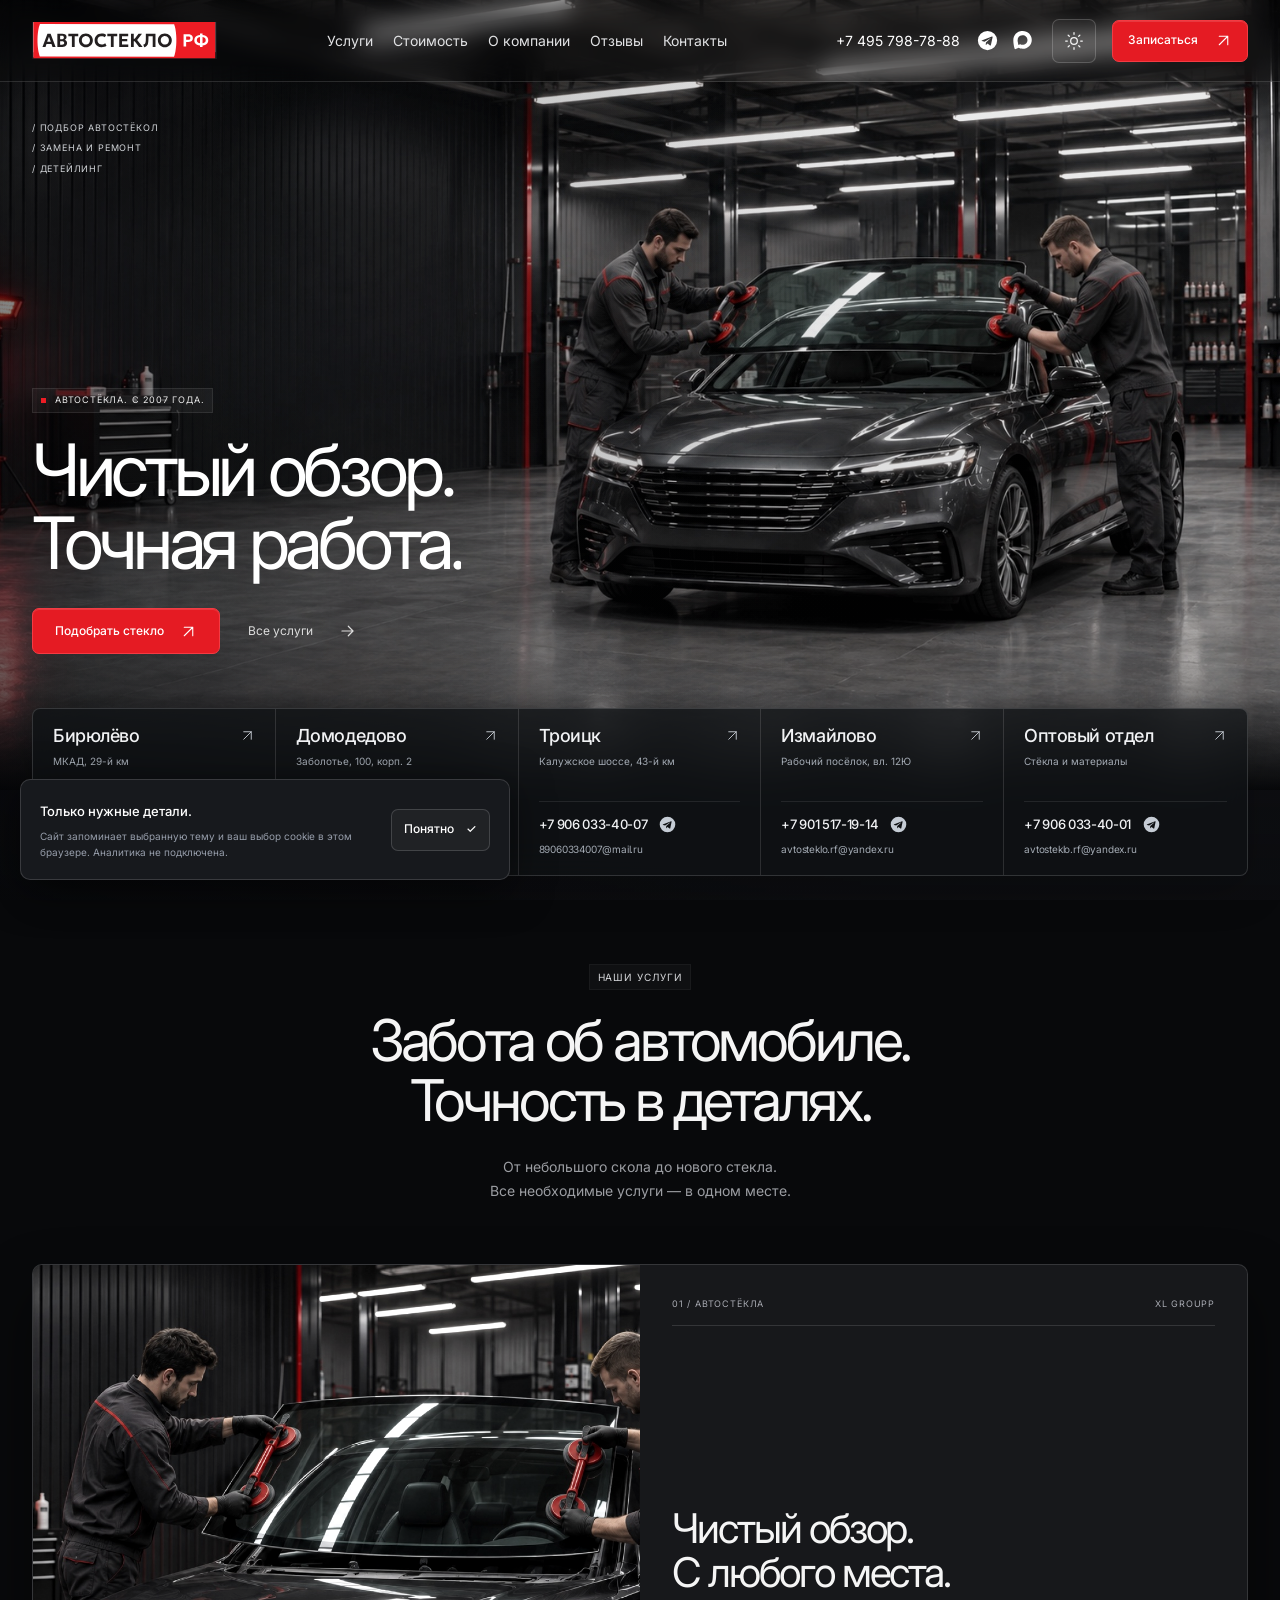
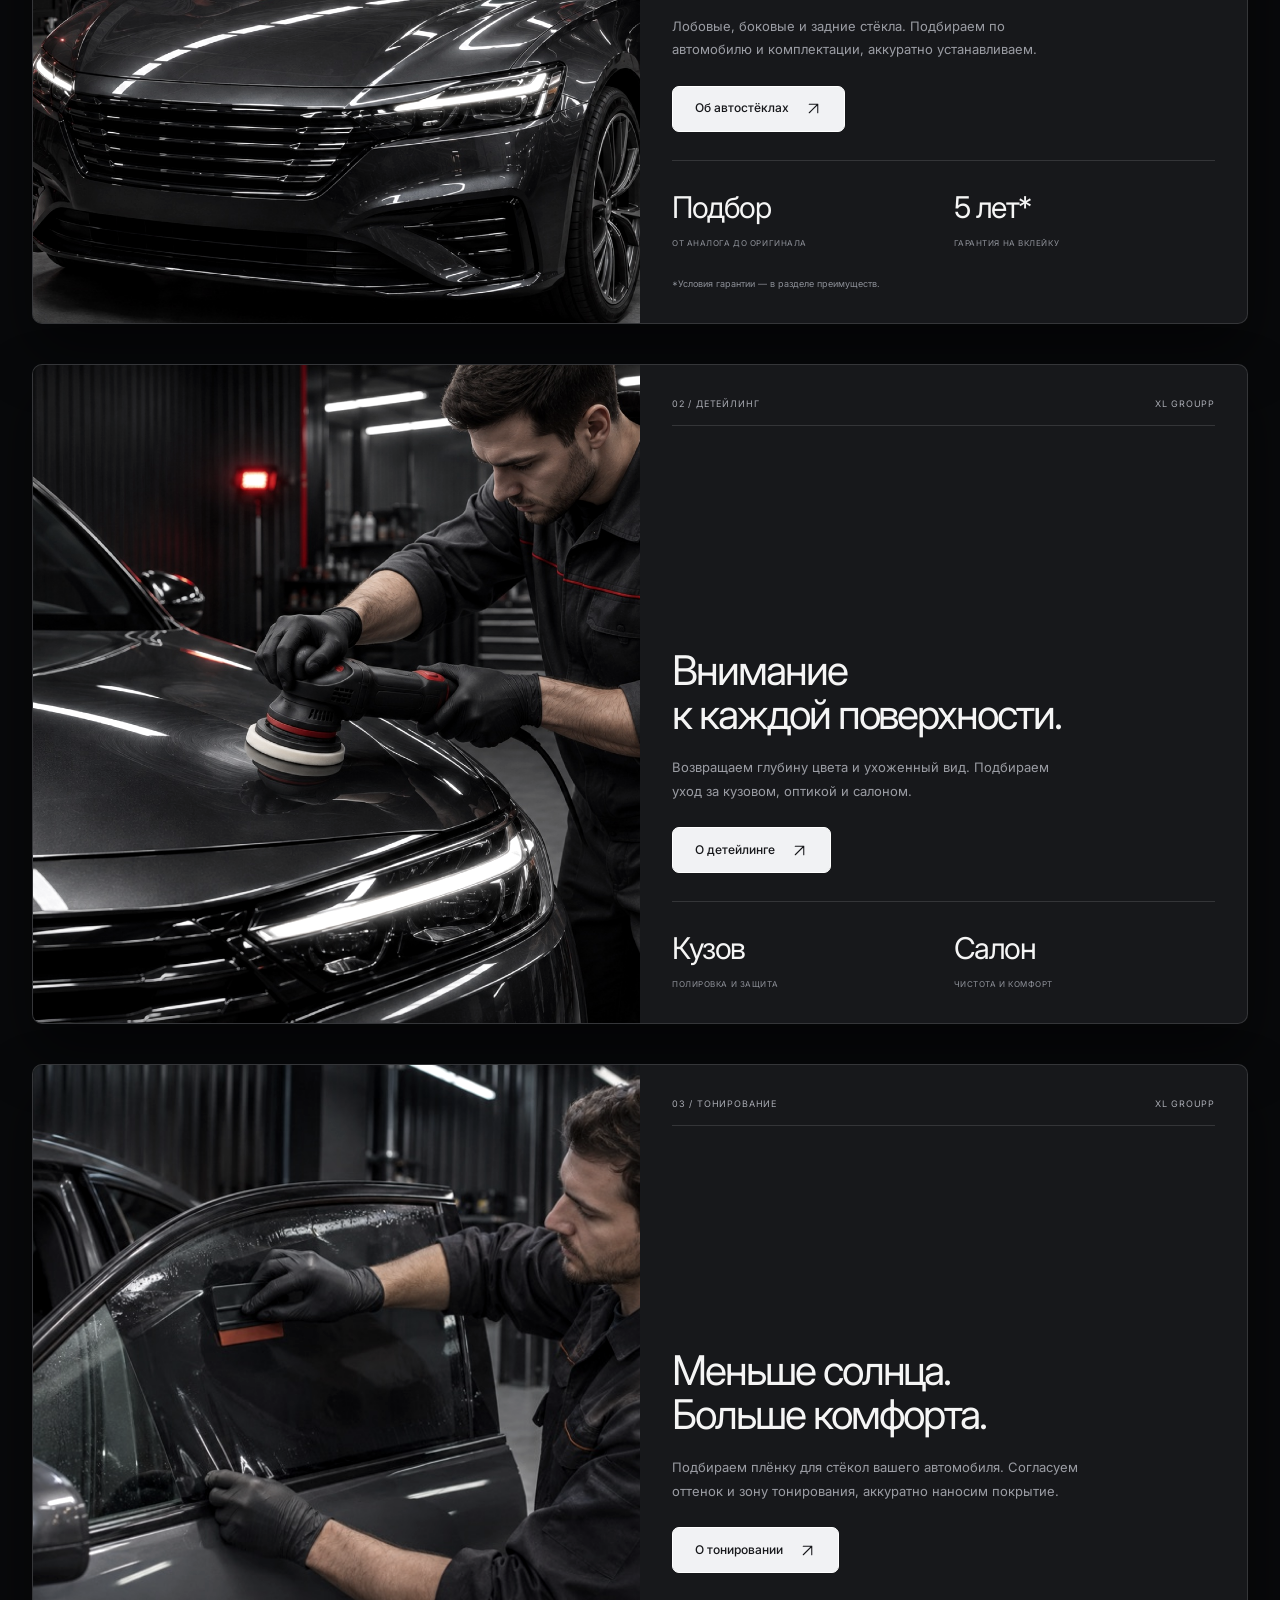
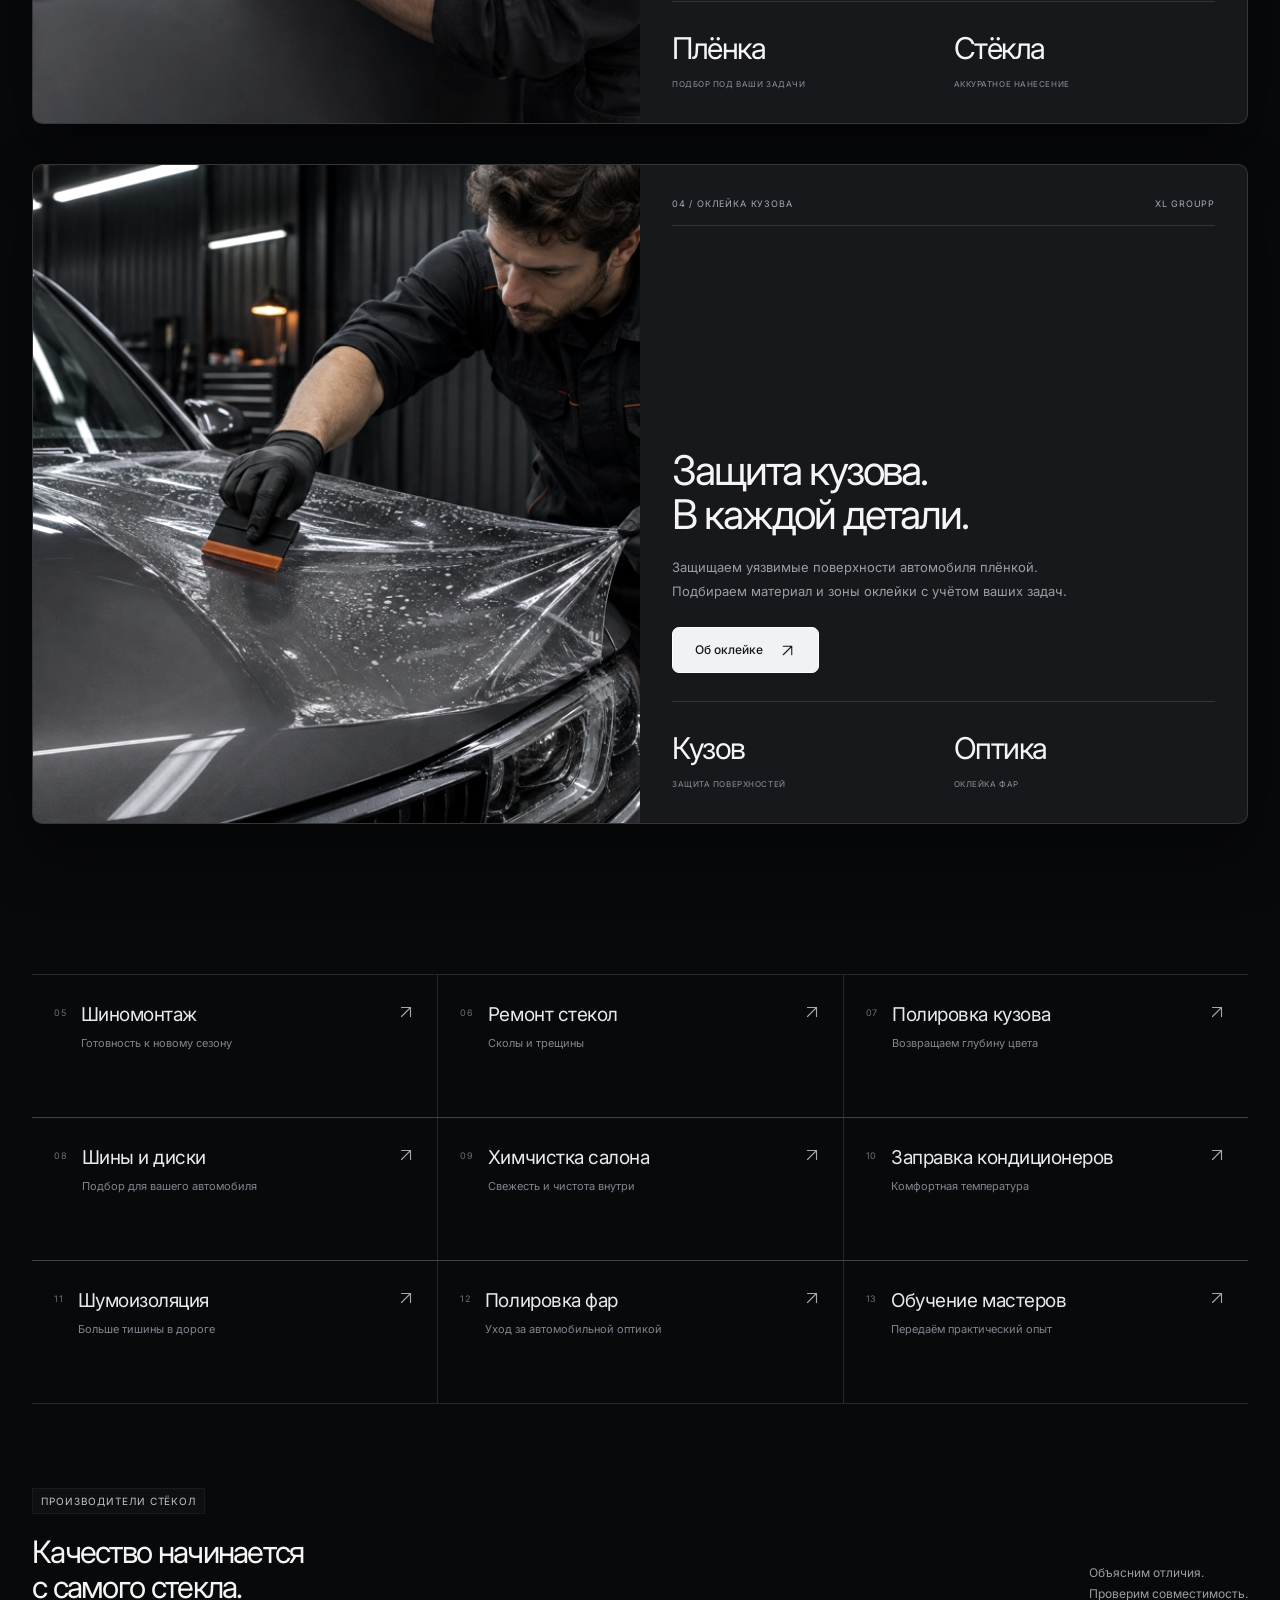
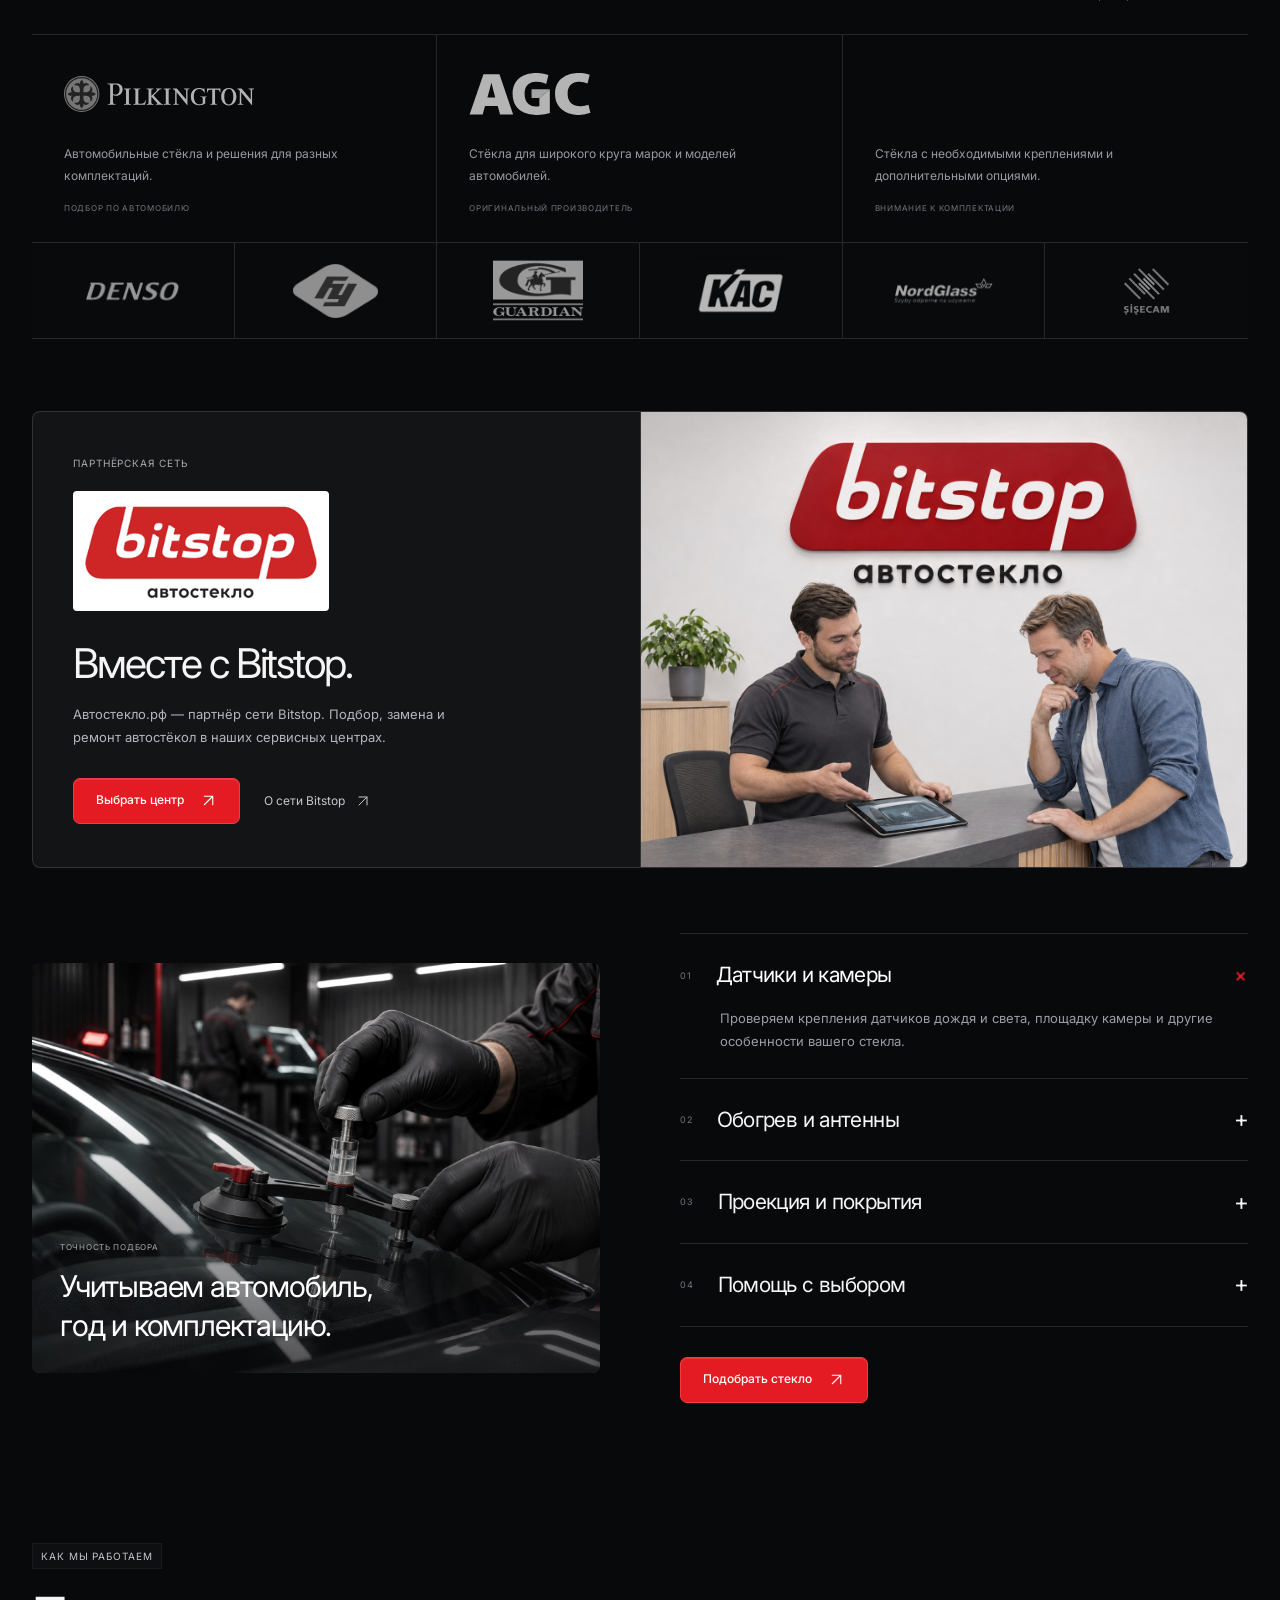
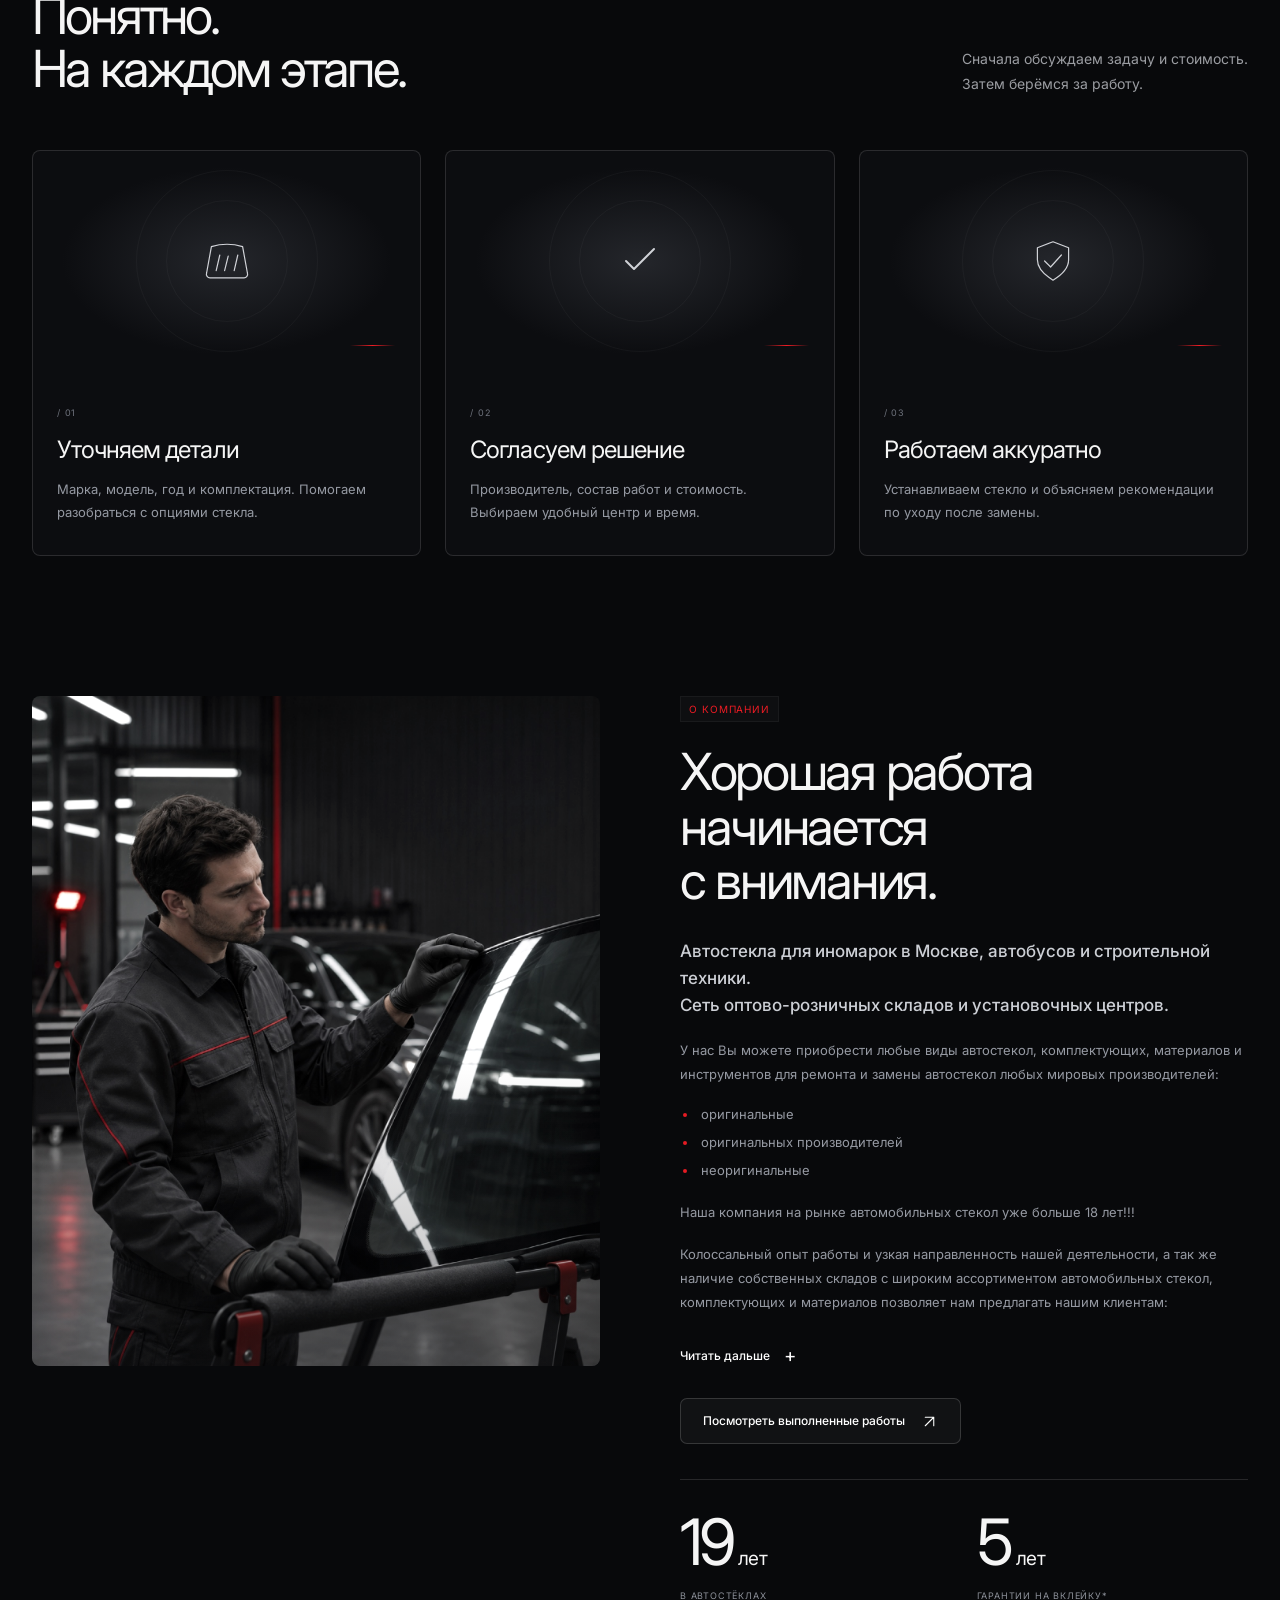
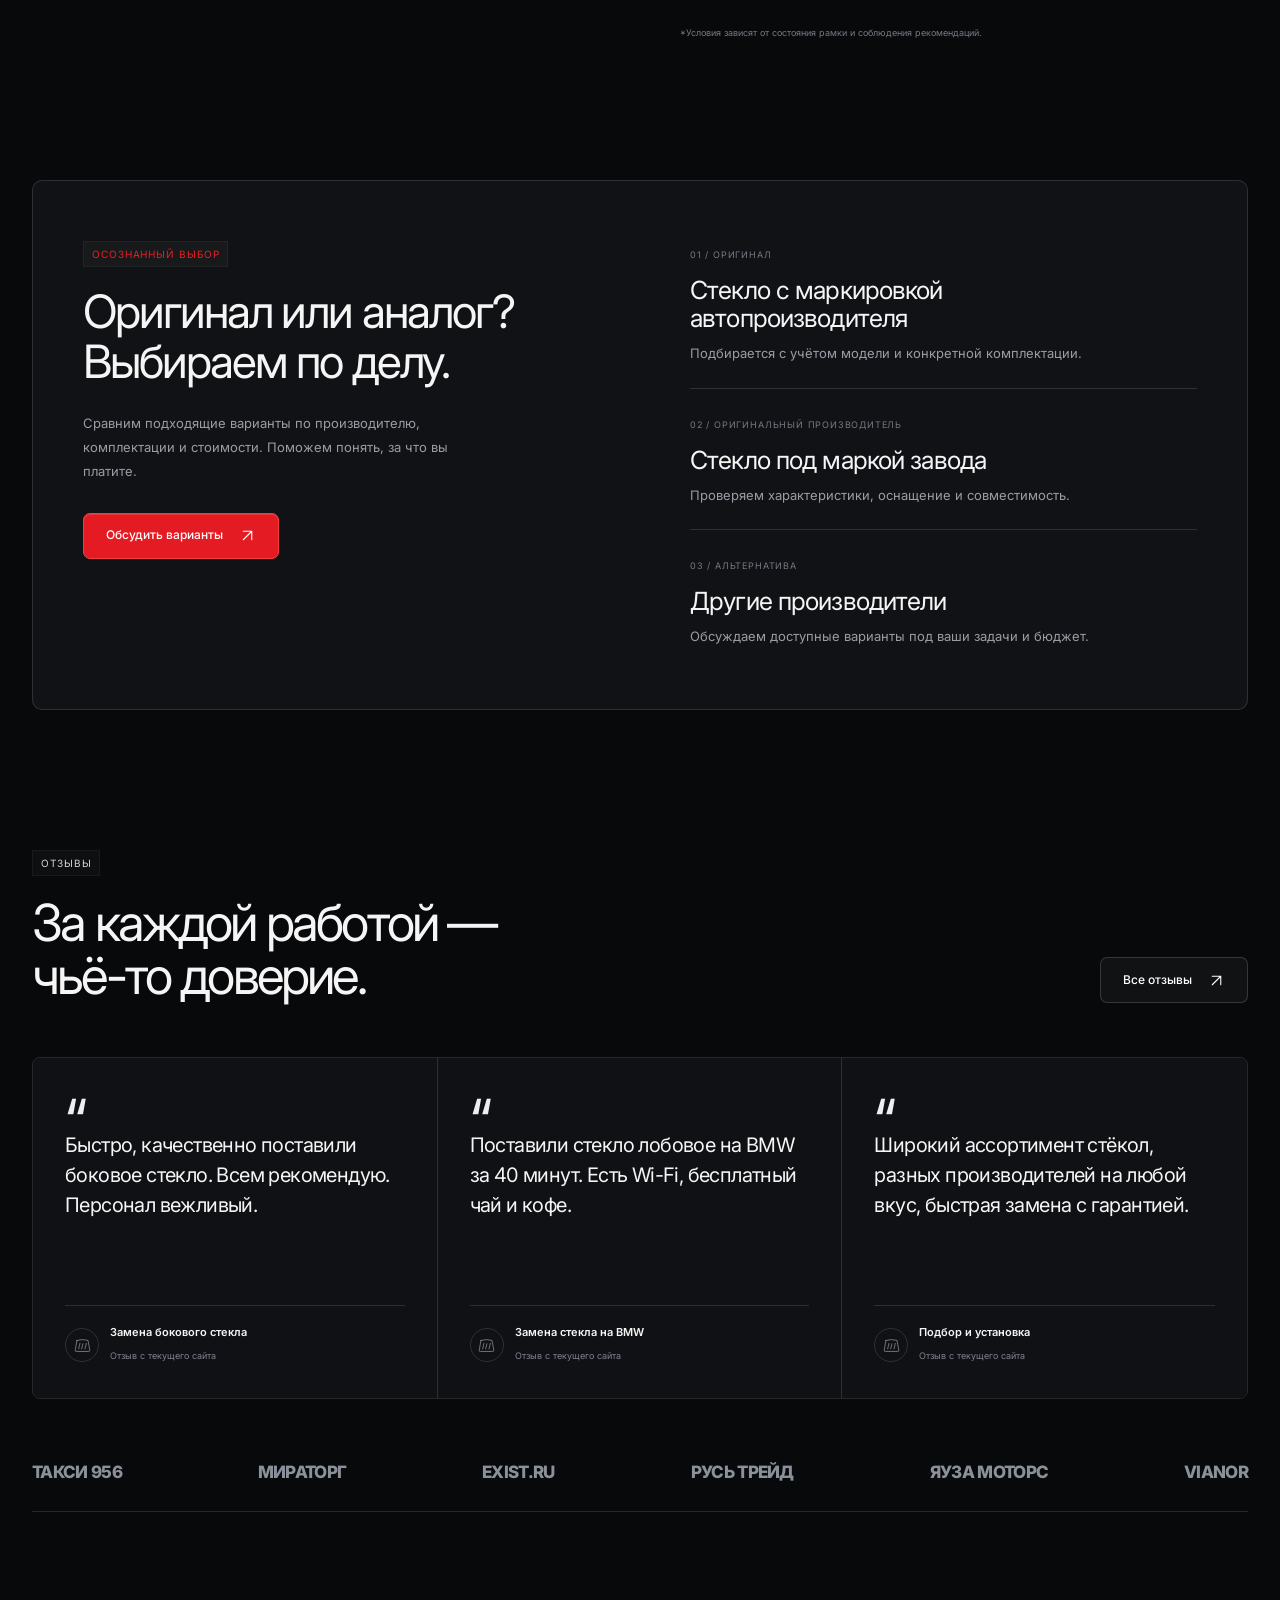
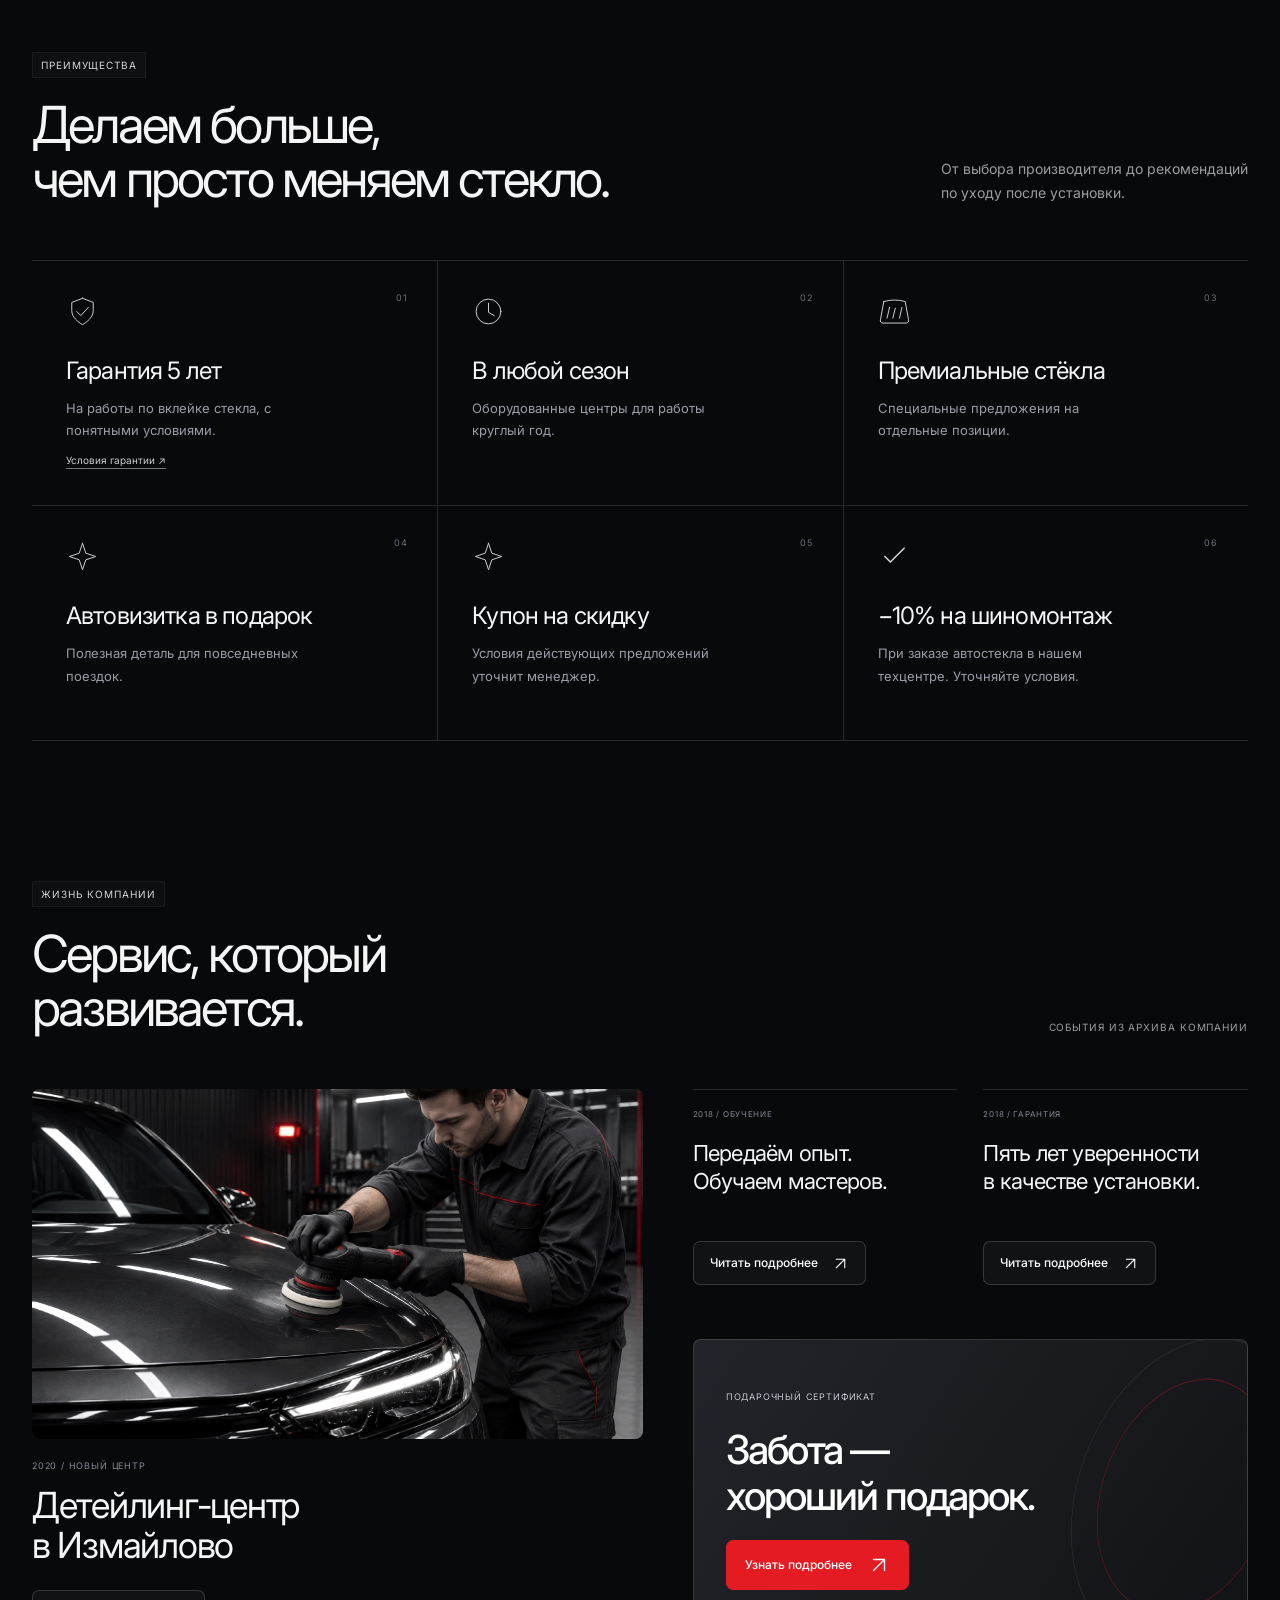
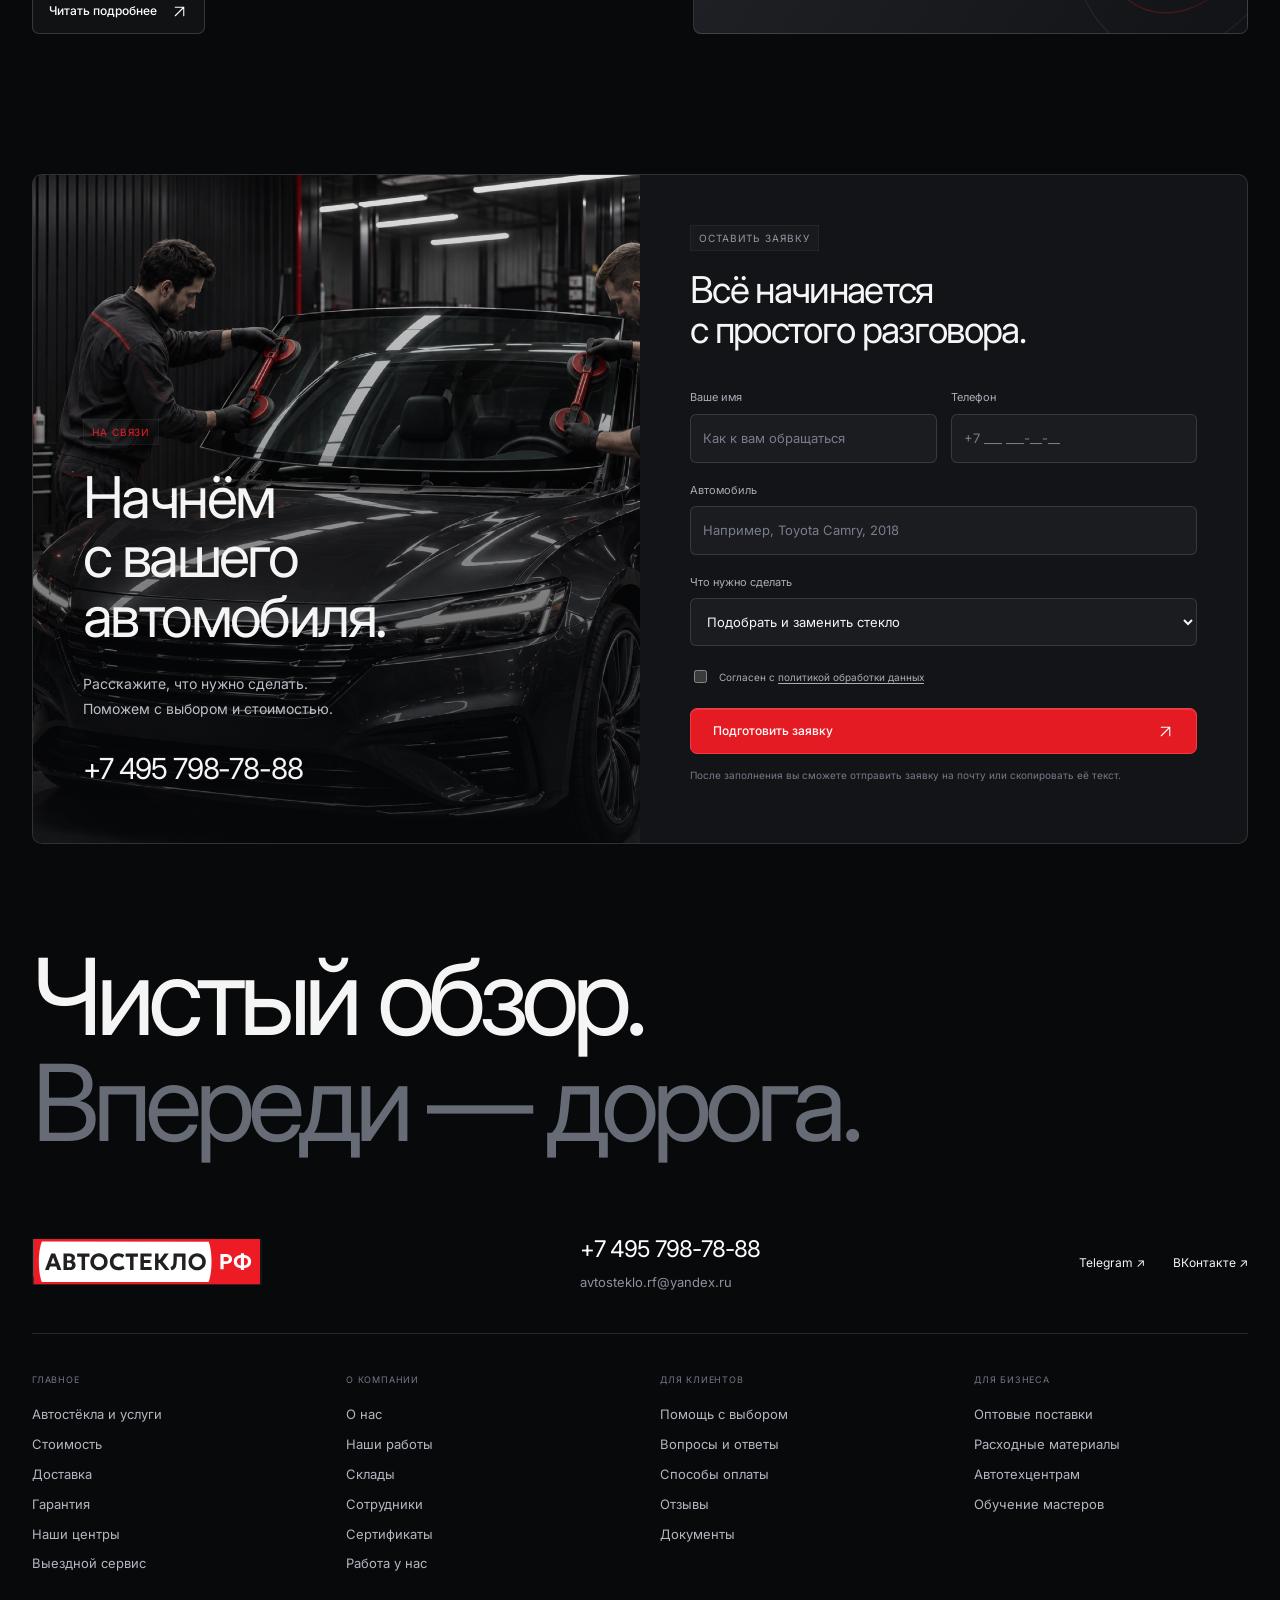
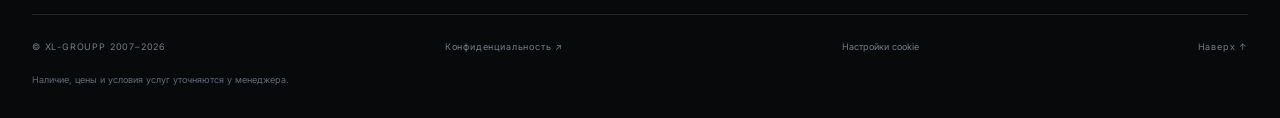
<file: v3/index.html>
<!doctype html>
<html lang="ru" data-theme="dark">
<head>
  <meta charset="UTF-8"><meta name="viewport" content="width=device-width,initial-scale=1">
  <meta name="theme-color" content="#ed1c24"><link rel="icon" type="image/svg+xml" href="assets/brand-logo.svg">
  <title>Автостекло РФ — чистый обзор. Точная работа.</title>
  <meta name="description" content="Автостекло РФ — сеть сервисных центров. Замена, ремонт и подбор автомобильных стёкол в Москве и области.">
  <script src="theme.js?v=20261107-theme1"></script>
  <link rel="preconnect" href="https://fonts.googleapis.com"><link rel="preconnect" href="https://fonts.gstatic.com" crossorigin>
  <link href="https://fonts.googleapis.com/css2?family=Inter:wght@400;500;600;700;800&display=swap" rel="stylesheet">
  <link rel="stylesheet" href="base.css?v=20261107"><link rel="stylesheet" href="styles.css?v=20261107-equal1"><link rel="stylesheet" href="motion.css?v=20261107-no-glint1"><link rel="stylesheet" href="hero-layout.css?v=20261107-contacts4"><link rel="stylesheet" href="brands.css?v=20261107-color1"><link rel="stylesheet" href="bitstop.css?v=20261107-equal1"><link rel="stylesheet" href="theme-light.css?v=20261107-theme2"><link rel="stylesheet" href="theme-controls.css?v=20261107-theme1"><script src="app.js?v=20261107-menu1" defer></script><script src="motion.js?v=20261107-reveal1" defer></script>
</head>
<body>
<a href="#main" class="skip">Перейти к содержанию</a>
<svg class="svg-defs" aria-hidden="true"><defs>
<symbol id="arrow" viewBox="0 0 24 24"><path d="M5 12h14M13 6l6 6-6 6"/></symbol>
<symbol id="diagonal" viewBox="0 0 24 24"><path d="M6 18 18 6M6 6h12v12"/></symbol>
<symbol id="glass" viewBox="0 0 40 40"><path d="m7 8-4 22a3 3 0 0 0 3 4h28a3 3 0 0 0 3-4L33 8a45 45 0 0 0-26 0Z"/><path d="m14 15-3 13m10-12-3 12m11-13-3 13"/></symbol>
<symbol id="spark" viewBox="0 0 40 40"><path d="m20 4 4 12 12 4-12 4-4 12-4-12-12-4 12-4 4-12Z"/></symbol>
<symbol id="shield" viewBox="0 0 40 40"><path d="m20 4 13 5v10c0 8-8 14-13 17C15 33 7 27 7 19V9l13-5Z"/><path d="m13 20 5 5 9-10"/></symbol>
<symbol id="pin" viewBox="0 0 24 24"><path d="M19 10c0 5-7 11-7 11S5 15 5 10a7 7 0 1 1 14 0Z"/><circle cx="12" cy="10" r="2"/></symbol>
<symbol id="clock" viewBox="0 0 40 40"><circle cx="20" cy="20" r="15"/><path d="M20 10v11l7 4"/></symbol>
<symbol id="check" viewBox="0 0 24 24"><path d="m5 12 4 4L19 6"/></symbol>
<symbol id="phone" viewBox="0 0 24 24"><path d="m6 3 4 5-3 3c2 3 3 4 6 6l3-3 5 4c-1 3-3 4-5 3C8 18 3 13 2 7c0-2 2-4 4-4Z"/></symbol>
<symbol id="telegram" viewBox="0 0 24 24"><path fill-rule="evenodd" d="M12 1a11 11 0 1 0 0 22 11 11 0 0 0 0-22ZM6.1 11.7l11-4.3c.5-.2.9.1.7.8l-1.9 9c-.1.6-.5.8-1 .5l-2.9-2.2-1.4 1.4c-.2.2-.3.3-.6.3l.2-3 5.4-4.8c.2-.2 0-.3-.3-.1l-6.7 4.2-2.9-.9c-.6-.2-.6-.6.4-.9Z" clip-rule="evenodd"/></symbol>
<symbol id="max" viewBox="0 0 24 24"><path fill-rule="evenodd" d="M12.2 1.2C6 1.2 1.5 5.7 1.5 11.8c0 2.7.5 6.4 1.4 9.3.2.7.8 1 1.4.7l3.3-1.5c1.4.7 3 1.1 4.6 1.1 5.9 0 10.4-4.5 10.4-10.1S18.1 1.2 12.2 1.2ZM12 5.9c3.3 0 5.7 2.4 5.7 5.5s-2.4 5.5-5.7 5.5c-1 0-1.9-.2-2.7-.6l-2 .8-.6-3.2c-.2-.8-.3-1.5-.3-2.3C6.4 8.3 8.7 5.9 12 5.9Z" clip-rule="evenodd"/></symbol>
</defs></svg>

<header class="nav-wrap">
 <div class="nav-shell">
  <a class="brand" href="#top" aria-label="Автостекло.рф — на главную"><img class="brand-logo" src="assets/brand-logo.svg" alt="АВТОСТЕКЛО РФ — сеть сервисных центров" width="1000" height="200"></a>
  <nav class="desktop-nav" aria-label="Основное меню"><a href="#services">Услуги</a><button data-modal="price">Стоимость</button><a href="#about">О компании</a><a href="#reviews">Отзывы</a><a href="#centers">Контакты</a></nav>
  <div class="header-contacts">
   <a class="header-phone" href="tel:+74957987888">+7 495 798-78-88</a>
   <div class="header-messengers">
    <a class="messenger-icon" href="https://t.me/autostekloRF" target="_blank" rel="noopener" aria-label="Написать в Telegram" title="Telegram"><svg aria-hidden="true"><use href="#telegram"/></svg></a>
    <button class="messenger-icon" type="button" data-modal="max" aria-label="Написать в MAX" aria-haspopup="dialog" title="MAX"><svg aria-hidden="true"><use href="#max"/></svg></button>
   </div>
  </div>
  <button id="theme-toggle" class="theme-toggle" type="button" aria-label="Включить светлую тему" title="Включить светлую тему" hidden><svg class="theme-sun" viewBox="0 0 24 24" aria-hidden="true"><circle cx="12" cy="12" r="4"/><path d="M12 2v2m0 16v2M2 12h2m16 0h2M4.93 4.93l1.42 1.42m11.3 11.3 1.42 1.42M4.93 19.07l1.42-1.42m11.3-11.3 1.42-1.42"/></svg><svg class="theme-moon" viewBox="0 0 24 24" aria-hidden="true"><path d="M20.6 13a8.7 8.7 0 0 1-9.6-9.6A8.7 8.7 0 1 0 20.6 13Z"/></svg></button>
  <button class="btn accent nav-cta" data-book="Подбор автостекла">Записаться <svg><use href="#diagonal"/></svg></button>
  <button class="menu-toggle" aria-label="Открыть меню" aria-expanded="false" aria-controls="mobile-nav"><span></span><span></span></button>
 </div>
 <nav id="mobile-nav" class="mobile-nav" hidden aria-label="Мобильное меню"><a href="#services">Услуги</a><button data-modal="price">Стоимость</button><a href="#about">О компании</a><a href="#reviews">Отзывы</a><a href="#centers">Наши центры</a><a href="tel:+74957987888">+7 495 798-78-88</a><button class="btn accent" data-book="Подбор автостекла">Записаться <span>↗</span></button></nav>
</header>

<main id="main">
<div class="hero-contact-layout">
<section class="hero hero-v3" id="top" aria-labelledby="hero-title">
 <div class="hero-media"><img class="hero-photo" src="assets/hero-installation.jpg" alt="Автомобиль и мастера в центре установки автостёкол" width="1672" height="941" fetchpriority="high"></div>
 <div class="hero-shade"></div>
 <div class="hero-intro"><div class="hero-disciplines"><span>/ ПОДБОР АВТОСТЁКОЛ</span><span>/ ЗАМЕНА И РЕМОНТ</span><span>/ ДЕТЕЙЛИНГ</span></div></div>
 <div class="hero-content"><span class="eyebrow hero-kicker"><i></i>АВТОСТЁКЛА. С 2007 ГОДА.</span><h1 id="hero-title"><span class="hero-line"><span>Чистый обзор.</span></span><span class="hero-line"><span>Точная работа.</span></span></h1><div class="hero-links"><button class="btn accent" data-book="Подобрать автостекло">Подобрать стекло <svg aria-hidden="true"><use href="#diagonal"/></svg></button><a class="hero-services-link" href="#services">Все услуги <svg aria-hidden="true"><use href="#arrow"/></svg></a></div></div>
</section>
<section class="centers-section hero-centers" id="centers" aria-labelledby="centers-title">
  <h2 class="hero-centers-title" id="centers-title">Наши центры в Москве и области</h2>
  <div class="center-strip">
   <article class="center-item"><button class="center-info" data-center="0" aria-haspopup="dialog"><span class="mono">01 / ЮАО</span><strong>Бирюлёво</strong><span class="center-address">МКАД, 29-й км</span><svg><use href="#diagonal"/></svg></button><div class="center-contacts"><div class="center-phone-row"><a class="center-phone" href="tel:+79015698191">+7 901 569-81-91</a><a class="center-telegram" href="https://t.me/xlgrouppmkad29" target="_blank" rel="noopener" aria-label="Telegram — Бирюлёво" title="Написать в Telegram"><svg aria-hidden="true"><use href="#telegram"/></svg></a></div><a class="center-email" href="mailto:avtosteklo.rf@yandex.ru">avtosteklo.rf@yandex.ru</a></div></article>
   <article class="center-item"><button class="center-info" data-center="1" aria-haspopup="dialog"><span class="mono">02 / МОСКОВСКАЯ ОБЛАСТЬ</span><strong>Домодедово</strong><span class="center-address">Заболотье, 100, корп. 2</span><svg><use href="#diagonal"/></svg></button><div class="center-contacts"><div class="center-phone-row"><a class="center-phone" href="tel:+79255323242">+7 925 532-32-42</a><a class="center-telegram" href="https://t.me/XLgrouppZAB" target="_blank" rel="noopener" aria-label="Telegram — Домодедово" title="Написать в Telegram"><svg aria-hidden="true"><use href="#telegram"/></svg></a></div><a class="center-email" href="mailto:xl9255323242@yandex.ru">xl9255323242@yandex.ru</a></div></article>
   <article class="center-item"><button class="center-info" data-center="2" aria-haspopup="dialog"><span class="mono">03 / ТИНАО</span><strong>Троицк</strong><span class="center-address">Калужское шоссе, 43-й км</span><svg><use href="#diagonal"/></svg></button><div class="center-contacts"><div class="center-phone-row"><a class="center-phone" href="tel:+79060334007">+7 906 033-40-07</a><a class="center-telegram" href="https://t.me/xlgroupptroick" target="_blank" rel="noopener" aria-label="Telegram — Троицк" title="Написать в Telegram"><svg aria-hidden="true"><use href="#telegram"/></svg></a></div><a class="center-email" href="mailto:89060334007@mail.ru">89060334007@mail.ru</a></div></article>
   <article class="center-item"><button class="center-info" data-center="3" aria-haspopup="dialog"><span class="mono">04 / МОСКОВСКАЯ ОБЛАСТЬ</span><strong>Измайлово</strong><span class="center-address">Рабочий посёлок, вл. 12Ю</span><svg><use href="#diagonal"/></svg></button><div class="center-contacts"><div class="center-phone-row"><a class="center-phone" href="tel:+79015171914">+7 901 517-19-14</a><a class="center-telegram" href="https://t.me/autostekloRF" target="_blank" rel="noopener" aria-label="Telegram — Измайлово" title="Написать в Telegram"><svg aria-hidden="true"><use href="#telegram"/></svg></a></div><a class="center-email" href="mailto:avtosteklo.rf@yandex.ru">avtosteklo.rf@yandex.ru</a></div></article>
   <article class="center-item wholesale"><button class="center-info" data-center="4" aria-haspopup="dialog"><span class="mono">ДЛЯ БИЗНЕСА</span><strong>Оптовый отдел</strong><span class="center-address">Стёкла и материалы</span><svg><use href="#diagonal"/></svg></button><div class="center-contacts"><div class="center-phone-row"><a class="center-phone" href="tel:+79060334001">+7 906 033-40-01</a><a class="center-telegram" href="https://t.me/XLGrouppOPT" target="_blank" rel="noopener" aria-label="Telegram — Оптовый отдел" title="Написать в Telegram"><svg aria-hidden="true"><use href="#telegram"/></svg></a></div><a class="center-email" href="mailto:avtosteklo.rf@yandex.ru">avtosteklo.rf@yandex.ru</a></div></article>
  </div>
 </section>
</div>

<section class="section wrap services" id="services">
  <div class="section-head" data-reveal><div><span class="eyebrow accent-text">Наши услуги</span><h2>Забота об автомобиле.<br>Точность в деталях.</h2></div><p>От небольшого скола до нового стекла.<br>Все необходимые услуги — в одном месте.</p></div>
  <div class="featured-services">
 <article class="service-feature stack-card"><div class="image-box"><img src="../assets/install.jpg" alt="Мастера устанавливают новое лобовое стекло" width="1536" height="1024" loading="lazy"></div><div class="feature-copy"><div class="feature-overline mono"><span>01 / АВТОСТЁКЛА</span><span>XL GROUPP</span></div><div class="feature-main"><h3>Чистый обзор.<br>С любого места.</h3><p>Лобовые, боковые и задние стёкла. Подбираем по автомобилю и комплектации, аккуратно устанавливаем.</p><button class="btn dark" data-service="0">Об автостёклах <svg aria-hidden="true"><use href="#diagonal"/></svg></button></div><div class="feature-specs"><div><strong>Подбор</strong><span>ОТ АНАЛОГА ДО ОРИГИНАЛА</span></div><div><strong>5 лет*</strong><span>ГАРАНТИЯ НА ВКЛЕЙКУ</span></div></div><small>*Условия гарантии — в разделе преимуществ.</small></div></article>
 <article class="service-feature stack-card"><div class="image-box"><img src="../assets/detailing.jpg" alt="Полировка кузова автомобиля в детейлинг-центре" width="1536" height="1024" loading="lazy"></div><div class="feature-copy"><div class="feature-overline mono"><span>02 / ДЕТЕЙЛИНГ</span><span>XL GROUPP</span></div><div class="feature-main"><h3>Внимание<br>к каждой поверхности.</h3><p>Возвращаем глубину цвета и ухоженный вид. Подбираем уход за кузовом, оптикой и салоном.</p><button class="btn dark" data-service="1">О детейлинге <svg aria-hidden="true"><use href="#diagonal"/></svg></button></div><div class="feature-specs"><div><strong>Кузов</strong><span>ПОЛИРОВКА И ЗАЩИТА</span></div><div><strong>Салон</strong><span>ЧИСТОТА И КОМФОРТ</span></div></div></div></article>
 <article class="service-feature stack-card"><div class="image-box"><img src="../assets/services/tinting.jpg" alt="Мастер наносит тонировочную плёнку на автомобильное стекло" width="960" height="640" loading="lazy"></div><div class="feature-copy"><div class="feature-overline mono"><span>03 / ТОНИРОВАНИЕ</span><span>XL GROUPP</span></div><div class="feature-main"><h3>Меньше солнца.<br>Больше комфорта.</h3><p>Подбираем плёнку для стёкол вашего автомобиля. Согласуем оттенок и зону тонирования, аккуратно наносим покрытие.</p><button class="btn dark" data-service="2">О тонировании <svg aria-hidden="true"><use href="#diagonal"/></svg></button></div><div class="feature-specs"><div><strong>Плёнка</strong><span>ПОДБОР ПОД ВАШИ ЗАДАЧИ</span></div><div><strong>Стёкла</strong><span>АККУРАТНОЕ НАНЕСЕНИЕ</span></div></div></div></article>
 <article class="service-feature stack-card"><div class="image-box"><img src="../assets/services/body-wrap.jpg" alt="Мастер оклеивает кузов автомобиля защитной плёнкой" width="960" height="640" loading="lazy"></div><div class="feature-copy"><div class="feature-overline mono"><span>04 / ОКЛЕЙКА КУЗОВА</span><span>XL GROUPP</span></div><div class="feature-main"><h3>Защита кузова.<br>В каждой детали.</h3><p>Защищаем уязвимые поверхности автомобиля плёнкой. Подбираем материал и зоны оклейки с учётом ваших задач.</p><button class="btn dark" data-service="3">Об оклейке <svg aria-hidden="true"><use href="#diagonal"/></svg></button></div><div class="feature-specs"><div><strong>Кузов</strong><span>ЗАЩИТА ПОВЕРХНОСТЕЙ</span></div><div><strong>Оптика</strong><span>ОКЛЕЙКА ФАР</span></div></div></div></article>
 </div>
 <div class="all-services-heading" data-reveal><span class="eyebrow">БОЛЬШЕ ВОЗМОЖНОСТЕЙ</span><h3>Всё, что нужно вашему автомобилю.</h3></div>
  <div class="service-list" id="service-list"></div>
 </section>

<section class="section wrap manufacturers logo-section" id="manufacturers">
  <div class="section-head compact" data-reveal><div><span class="eyebrow">ПРОИЗВОДИТЕЛИ СТЁКОЛ</span><h2>Качество начинается<br>с самого стекла.</h2></div><p>Объясним отличия.<br>Проверим совместимость.</p></div>
  <div class="maker-grid">
   <article data-reveal>
    <a class="manufacturer-link manufacturer-pilkington logo-needs-light" href="https://www.pilkington.com/" target="_blank" rel="noopener noreferrer" aria-label="Pilkington — официальный сайт, откроется в новой вкладке"><img class="manufacturer-logo" src="assets/logos/pilkington.svg" alt="Pilkington" width="536" height="100" loading="lazy" decoding="async"></a>
    <p>Автомобильные стёкла и решения для разных комплектаций.</p><span class="mono">ПОДБОР ПО АВТОМОБИЛЮ</span>
   </article>
   <article data-reveal>
    <a class="manufacturer-link manufacturer-agc logo-needs-light" href="https://www.agc-automotive.com/" target="_blank" rel="noopener noreferrer" aria-label="AGC Automotive — официальный сайт, откроется в новой вкладке"><img class="manufacturer-logo" src="assets/logos/agc.svg" alt="AGC" width="97" height="33" loading="lazy" decoding="async"></a>
    <p>Стёкла для широкого круга марок и моделей автомобилей.</p><span class="mono">ОРИГИНАЛЬНЫЙ ПРОИЗВОДИТЕЛЬ</span>
   </article>
   <article data-reveal>
    <a class="manufacturer-link manufacturer-sekurit logo-needs-light" href="https://www.saint-gobain-sekurit.com/" target="_blank" rel="noopener noreferrer" aria-label="Saint-Gobain Sekurit — официальный сайт, откроется в новой вкладке"><img class="manufacturer-logo" src="assets/logos/saint-gobain-sekurit.png" alt="Saint-Gobain Sekurit" width="2303" height="1130" loading="lazy" decoding="async"></a>
    <p>Стёкла с необходимыми креплениями и дополнительными опциями.</p><span class="mono">ВНИМАНИЕ К КОМПЛЕКТАЦИИ</span>
   </article>
  </div>
  <ul class="brand-cards" aria-label="Бренды">
   <li><a class="manufacturer-link manufacturer-denso" href="https://www.denso.com/global/en/" target="_blank" rel="noopener noreferrer" aria-label="DENSO — официальный сайт, откроется в новой вкладке"><img class="manufacturer-logo" src="assets/logos/denso.png" alt="DENSO" width="200" height="150" loading="lazy" decoding="async"></a></li>
   <li><a class="manufacturer-link manufacturer-fuyao" href="https://www.fuyaogroup.com/" target="_blank" rel="noopener noreferrer" aria-label="Fuyao — официальный сайт, откроется в новой вкладке"><img class="manufacturer-logo" src="assets/logos/fuyao.png" alt="Fuyao" width="200" height="150" loading="lazy" decoding="async"></a></li>
   <li><a class="manufacturer-link manufacturer-guardian logo-needs-light" href="https://www.guardianglass.com/" target="_blank" rel="noopener noreferrer" aria-label="Guardian — официальный сайт, откроется в новой вкладке"><img class="manufacturer-logo" src="assets/logos/guardian.png" alt="Guardian" width="200" height="150" loading="lazy" decoding="async"></a></li>
   <li><a class="manufacturer-link manufacturer-kac logo-needs-light" href="https://kccglassworld.com/en/web/company/outline.do" target="_blank" rel="noopener noreferrer" aria-label="KAC — сайт компании KCC Glass, откроется в новой вкладке"><img class="manufacturer-logo" src="assets/logos/kac.png" alt="KAC" width="200" height="150" loading="lazy" decoding="async"></a></li>
   <li><a class="manufacturer-link manufacturer-nordglass" href="https://www.agc-arg.com/en/page/350/agc-brands" target="_blank" rel="noopener noreferrer" aria-label="NordGlass — официальный сайт бренда, откроется в новой вкладке"><img class="manufacturer-logo" src="assets/logos/nordglass.png" alt="NordGlass" width="200" height="150" loading="lazy" decoding="async"></a></li>
   <li><a class="manufacturer-link manufacturer-sisecam" href="https://www.sisecam.com/en" target="_blank" rel="noopener noreferrer" aria-label="Şişecam — официальный сайт, откроется в новой вкладке"><img class="manufacturer-logo" src="assets/logos/sisecam.png" alt="Şişecam" width="2000" height="1502" loading="lazy" decoding="async"></a></li>
  </ul>
 </section>

<section class="bitstop-banner wrap" id="bitstop" aria-labelledby="bitstop-title" data-reveal="soft" data-reveal-delay="0">
  <div class="bitstop-copy">
    <p class="bitstop-label">ПАРТНЁРСКАЯ СЕТЬ</p>
    <div class="bitstop-logo-frame"><img class="bitstop-logo" src="assets/logos/bitstop.png" alt="Bitstop — автостекло" width="300" height="129" loading="lazy" decoding="async"></div>
    <h2 id="bitstop-title">Вместе с Bitstop.</h2>
    <p class="bitstop-description">Автостекло.рф — партнёр сети Bitstop. Подбор, замена и ремонт автостёкол в наших сервисных центрах.</p>
    <div class="bitstop-actions">
      <a class="btn accent" href="#centers">Выбрать центр <svg aria-hidden="true"><use href="#diagonal"/></svg></a>
      <a class="bitstop-network-link" href="https://www.bitstop.ru/company/" target="_blank" rel="noopener noreferrer">О сети Bitstop <svg aria-hidden="true"><use href="#diagonal"/></svg></a>
    </div>
  </div>
  <figure class="bitstop-visual"><img src="assets/bitstop-reception.jpg?v=white-wall1" alt="Консультация клиента на стойке приёмки в автостекольном сервисе" width="1448" height="1086" loading="lazy" decoding="async"></figure>
</section>

<section class="precision-section wrap" id="glass-guide">
<div class="glass-layout"><div class="glass-image"><img src="../assets/repair.jpg" alt="Деталь лобового стекла в процессе точной работы мастера" loading="lazy"><div class="glass-image-caption"><span class="mono">ТОЧНОСТЬ ПОДБОРА</span><p>Учитываем автомобиль,<br>год и комплектацию.</p></div></div><div class="accordion" id="glass-accordion">
    <details open><summary><span class="mono">01</span>Датчики и камеры<span class="plus">+</span></summary><p>Проверяем крепления датчиков дождя и света, площадку камеры и другие особенности вашего стекла.</p></details>
    <details><summary><span class="mono">02</span>Обогрев и антенны<span class="plus">+</span></summary><p>Уточняем, нужен ли полный обогрев, обогрев зоны щёток или встроенная антенна. Сохраняем привычные функции автомобиля.</p></details>
    <details><summary><span class="mono">03</span>Проекция и покрытия<span class="plus">+</span></summary><p>Учитываем проекционный дисплей, атермальное покрытие и другие особенности комплектации.</p></details>
    <details><summary><span class="mono">04</span>Помощь с выбором<span class="plus">+</span></summary><p>Не обязательно знать все опции. Сообщите модель и год выпуска — специалист поможет уточнить детали.</p></details>
    <button class="btn accent" data-book="Помощь с подбором стекла">Подобрать стекло <svg><use href="#diagonal"/></svg></button>
  </div></div>
 </section>


<section class="section wrap process-section"><div class="section-head" data-reveal><div><span class="eyebrow">КАК МЫ РАБОТАЕМ</span><h2>Понятно.<br>На каждом этапе.</h2></div><p>Сначала обсуждаем задачу и стоимость.<br>Затем берёмся за работу.</p></div><div class="process-grid"><article data-reveal><div class="process-visual"><svg><use href="#glass"/></svg><span class="process-trace"></span></div><span class="mono">/ 01</span><h3>Уточняем детали</h3><p>Марка, модель, год и комплектация. Помогаем разобраться с опциями стекла.</p></article><article data-reveal><div class="process-visual"><svg><use href="#check"/></svg><span class="process-trace"></span></div><span class="mono">/ 02</span><h3>Согласуем решение</h3><p>Производитель, состав работ и стоимость. Выбираем удобный центр и время.</p></article><article data-reveal><div class="process-visual"><svg><use href="#shield"/></svg><span class="process-trace"></span></div><span class="mono">/ 03</span><h3>Работаем аккуратно</h3><p>Устанавливаем стекло и объясняем рекомендации по уходу после замены.</p></article></div></section>

<section class="about-section wrap dark-section" id="about">
  <div class="about-photo" data-reveal="soft" data-reveal-delay="0"><img src="../assets/team.jpg" alt="Специалист в мастерской автомобильных стёкол" loading="lazy"></div>
  <div class="about-copy" data-reveal="soft" data-reveal-delay="120"><span class="eyebrow accent-text">О компании</span><h2>Хорошая работа<br>начинается<br>с внимания.</h2><div class="about-seo">
   <p class="seo-lead">Автостекла для иномарок в Москве, автобусов и строительной техники.<br>Сеть оптово-розничных складов и установочных центров.</p>
   <p>У нас Вы можете приобрести любые виды автостекол, комплектующих, материалов и инструментов для ремонта и замены автостекол любых мировых производителей:</p>
   <ul><li>оригинальные</li><li>оригинальных производителей</li><li>неоригинальные</li></ul>
   <p>Наша компания на рынке автомобильных стекол уже больше 18 лет!!!</p>
   <p>Колоссальный опыт работы и узкая направленность нашей деятельности, а так же наличие собственных складов с широким ассортиментом автомобильных стекол, комплектующих и материалов позволяет нам предлагать нашим клиентам:</p>
   <details class="seo-more">
    <summary><span class="seo-show">Читать дальше</span><span class="seo-hide">Свернуть текст</span><span class="plus" aria-hidden="true">+</span></summary>
    <div class="seo-more-content">
     <ul><li>самые низкие цены на автостекла и комплектующие</li><li>широкий ассортимент от самых дешевых запчастей до оригиналов</li><li>оперативная доставка в любую точку Москвы и области</li><li>качественное и гарантийное выполнение работ по замене и ремонту автостекол</li></ul>
     <p>Мы производим замену, ремонт и установку автостекол в Москве и Московской области в наших специализированных, оборудованных самым современным оборудованием сервисных центрах.</p>
     <p>Наша компания является официальным представителем большинства заводов-изготовителей автомобильных стекол. Приобретая автостекла у других компаний знайте, что скорее всего оно было куплено именно у нас!!!</p>
     <p>Не переплачивайте, обращайтесь именно к нам напрямую, и мы гарантируем Вам экономию и качество!!!</p>
    </div>
   </details>
  </div><a class="btn dark about-work-link" href="https://автостекло.рф/nashi-raboti.php" target="_blank" rel="noopener">Посмотреть выполненные работы <svg><use href="#diagonal"/></svg></a><div class="about-stats"><div><strong><span class="count-value" data-count="19">19</span><span>лет</span></strong><span class="mono">В АВТОСТЁКЛАХ</span></div><div><strong><span class="count-value" data-count="5">5</span><span>лет</span></strong><span class="mono">ГАРАНТИИ НА ВКЛЕЙКУ*</span></div></div><small>*Условия зависят от состояния рамки и соблюдения рекомендаций.</small></div>
 </section>



<section class="comparison framed dark-section" id="choice">
  <div class="wrap comparison-inner"><div><span class="eyebrow accent-text">Осознанный выбор</span><h2>Оригинал или аналог?<br>Выбираем по делу.</h2><p>Сравним подходящие варианты по производителю, комплектации и стоимости. Поможем понять, за что вы платите.</p><button class="btn accent" data-book="Сравнить варианты автостёкол">Обсудить варианты <svg><use href="#diagonal"/></svg></button></div><div class="comparison-list"><article><span class="mono">01 / ОРИГИНАЛ</span><h3>Стекло с маркировкой автопроизводителя</h3><p>Подбирается с учётом модели и конкретной комплектации.</p></article><article><span class="mono">02 / ОРИГИНАЛЬНЫЙ ПРОИЗВОДИТЕЛЬ</span><h3>Стекло под маркой завода</h3><p>Проверяем характеристики, оснащение и совместимость.</p></article><article><span class="mono">03 / АЛЬТЕРНАТИВА</span><h3>Другие производители</h3><p>Обсуждаем доступные варианты под ваши задачи и бюджет.</p></article></div></div>
 </section>

<section class="section wrap reviews" id="reviews">
  <div class="section-head" data-reveal><div><span class="eyebrow accent-text">Отзывы</span><h2>За каждой работой —<br>чьё-то доверие.</h2></div><a class="btn dark" href="https://автостекло.рф/otzivi.aspx" target="_blank" rel="noopener">Все отзывы <svg><use href="#diagonal"/></svg></a></div>
  <div class="review-grid"><article><span class="quote-mark">“</span><blockquote>Быстро, качественно поставили боковое стекло. Всем рекомендую. Персонал вежливый.</blockquote><div class="review-meta"><span class="mini-glass"><svg><use href="#glass"/></svg></span><div><strong>Замена бокового стекла</strong><span>Отзыв с текущего сайта</span></div></div></article><article><span class="quote-mark">“</span><blockquote>Поставили стекло лобовое на BMW за 40 минут. Есть Wi-Fi, бесплатный чай и кофе.</blockquote><div class="review-meta"><span class="mini-glass"><svg><use href="#glass"/></svg></span><div><strong>Замена стекла на BMW</strong><span>Отзыв с текущего сайта</span></div></div></article><article><span class="quote-mark">“</span><blockquote>Широкий ассортимент стёкол, разных производителей на любой вкус, быстрая замена с гарантией.</blockquote><div class="review-meta"><span class="mini-glass"><svg><use href="#glass"/></svg></span><div><strong>Подбор и установка</strong><span>Отзыв с текущего сайта</span></div></div></article></div>
  <div class="clients"><div><span>ТАКСИ 956</span><span>МИРАТОРГ</span><span>EXIST.RU</span><span>РУСЬ ТРЕЙД</span><span>ЯУЗА МОТОРС</span><span>VIANOR</span></div></div>
 </section>

<section class="section wrap benefits" id="warranty">
  <div class="section-head" data-reveal><div><span class="eyebrow accent-text">Преимущества</span><h2>Делаем больше,<br>чем просто меняем стекло.</h2></div><p>От выбора производителя до рекомендаций<br>по уходу после установки.</p></div>
  <div class="benefit-grid"><article><svg><use href="#shield"/></svg><span class="mono">01</span><h3>Гарантия 5 лет</h3><p>На работы по вклейке стекла, с понятными условиями.</p><a href="https://автостекло.рф/garant.php" target="_blank" rel="noopener">Условия гарантии ↗</a></article><article><svg><use href="#clock"/></svg><span class="mono">02</span><h3>В любой сезон</h3><p>Оборудованные центры для работы круглый год.</p></article><article><svg><use href="#glass"/></svg><span class="mono">03</span><h3>Премиальные стёкла</h3><p>Специальные предложения на отдельные позиции.</p></article><article><svg><use href="#spark"/></svg><span class="mono">04</span><h3>Автовизитка в подарок</h3><p>Полезная деталь для повседневных поездок.</p></article><article><svg><use href="#spark"/></svg><span class="mono">05</span><h3>Купон на скидку</h3><p>Условия действующих предложений уточнит менеджер.</p></article><article><svg><use href="#check"/></svg><span class="mono">06</span><h3>−10% на шиномонтаж</h3><p>При заказе автостекла в нашем техцентре. Уточняйте условия.</p></article></div>
 </section>

<section class="section wrap news" id="news">
  <div class="section-head" data-reveal><div><span class="eyebrow accent-text">Жизнь компании</span><h2>Сервис, который<br>развивается.</h2></div><span class="mono muted">СОБЫТИЯ ИЗ АРХИВА КОМПАНИИ</span></div>
  <div class="news-layout"><a class="news-feature" href="https://автостекло.рф/contacts.php" target="_blank" rel="noopener"><div class="image-box"><img src="../assets/detailing.jpg" alt="Уход за автомобилем в детейлинг-мастерской" loading="lazy"></div><div class="news-line"><span class="mono">2020 / НОВЫЙ ЦЕНТР</span></div><h3>Детейлинг-центр<br>в Измайлово</h3><span class="btn dark news-read-more">Читать подробнее <svg aria-hidden="true"><use href="#diagonal"/></svg></span></a><div class="news-right"><a class="news-row" href="https://автостекло.рф/obuchenie.php" target="_blank" rel="noopener"><span class="mono">2018 / ОБУЧЕНИЕ</span><h3>Передаём опыт.<br>Обучаем мастеров.</h3><span class="btn dark news-read-more">Читать подробнее <svg aria-hidden="true"><use href="#diagonal"/></svg></span></a><a class="news-row" href="https://автостекло.рф/garant.php" target="_blank" rel="noopener"><span class="mono">2018 / ГАРАНТИЯ</span><h3>Пять лет уверенности<br>в качестве установки.</h3><span class="btn dark news-read-more">Читать подробнее <svg aria-hidden="true"><use href="#diagonal"/></svg></span></a><button class="gift-card" data-book="Подарочный сертификат"><span class="mono">ПОДАРОЧНЫЙ СЕРТИФИКАТ</span><strong>Забота —<br>хороший подарок.</strong><span>Узнать подробнее <svg><use href="#diagonal"/></svg></span></button></div></div>
 </section>

<section class="booking-section framed dark-section" id="booking">
  <div class="booking-side"><img src="../assets/install.jpg" alt="Точная установка нового автомобильного стекла" loading="lazy"><div class="booking-shade"></div><div><span class="eyebrow accent-text">На связи</span><h2>Начнём<br>с вашего<br>автомобиля.</h2><p>Расскажите, что нужно сделать.<br>Поможем с выбором и стоимостью.</p><a href="tel:+74957987888">+7 495 798-78-88</a></div></div>
  <div class="booking-form-wrap"><span class="eyebrow">Оставить заявку</span><h3>Всё начинается <br>с простого разговора.</h3><form id="booking-form"><div class="field-row"><label>Ваше имя<input name="name" autocomplete="given-name" placeholder="Как к вам обращаться" required maxlength="80"></label><label>Телефон<input name="phone" autocomplete="tel" inputmode="tel" placeholder="+7 ___ ___-__-__" type="tel" required minlength="10" maxlength="24"></label></div><label>Автомобиль<input name="car" placeholder="Например, Toyota Camry, 2018" maxlength="120"></label><label>Что нужно сделать<select name="service"><option>Подобрать и заменить стекло</option><option>Отремонтировать скол или трещину</option><option>Купить стекло</option><option>Детейлинг и другие услуги</option><option>Нужна консультация</option></select></label><label class="checkbox-label"><input type="checkbox" name="consent" required><span>Согласен с <a href="https://автостекло.рф/right-of-confidence.php" target="_blank" rel="noopener">политикой обработки данных</a></span></label><button class="btn accent" type="submit">Подготовить заявку <svg><use href="#diagonal"/></svg></button><p class="form-note">После заполнения вы сможете отправить заявку на почту или скопировать её текст.</p></form></div>
 </section>
</main>

<footer class="footer wrap"><div class="footer-statement" data-reveal>Чистый обзор.<br><span>Впереди — дорога.</span></div>
 <div class="footer-top"><a class="brand footer-brand" href="#top"><img class="brand-logo" src="assets/brand-logo.svg" alt="АВТОСТЕКЛО РФ — сеть сервисных центров" width="1000" height="200"></a><div class="footer-contact"><a href="tel:+74957987888">+7 495 798-78-88</a><a href="mailto:avtosteklo.rf@yandex.ru">avtosteklo.rf@yandex.ru</a></div><div class="social-links"><a href="https://t.me/autostekloRF" target="_blank" rel="noopener">Telegram ↗</a><a href="https://vk.com/xlgroupp" target="_blank" rel="noopener">ВКонтакте ↗</a></div></div>
 <div class="footer-columns"><div><span class="eyebrow">Главное</span><a href="#services">Автостёкла и услуги</a><button data-modal="price">Стоимость</button><a href="https://автостекло.рф/deliveryavtosteklo.php" target="_blank" rel="noopener">Доставка</a><a href="#warranty">Гарантия</a><a href="#centers">Наши центры</a><a href="https://автостекло.рф/service.php" target="_blank" rel="noopener">Выездной сервис</a></div><div><span class="eyebrow">О компании</span><a href="#about">О нас</a><a href="https://автостекло.рф/nashi-raboti.php" target="_blank" rel="noopener">Наши работы</a><a href="https://автостекло.рф/nashi-skladi.php" target="_blank" rel="noopener">Склады</a><a href="https://автостекло.рф/sotrudniki.php" target="_blank" rel="noopener">Сотрудники</a><a href="https://автостекло.рф/sertificati.php" target="_blank" rel="noopener">Сертификаты</a><a href="https://автостекло.рф/zayavka-na-rabotu.aspx" target="_blank" rel="noopener">Работа у нас</a></div><div><span class="eyebrow">Для клиентов</span><a href="#glass-guide">Помощь с выбором</a><a href="https://автостекло.рф/vopros-otvet.php" target="_blank" rel="noopener">Вопросы и ответы</a><a href="https://автостекло.рф/sposob-oplati.php" target="_blank" rel="noopener">Способы оплаты</a><a href="#reviews">Отзывы</a><a href="https://автостекло.рф/documents.aspx" target="_blank" rel="noopener">Документы</a></div><div><span class="eyebrow">Для бизнеса</span><a href="https://автостекло.рф/optavtosteklo.php" target="_blank" rel="noopener">Оптовые поставки</a><a href="https://автостекло.рф/prodazha-rashodnih-materialov.php" target="_blank" rel="noopener">Расходные материалы</a><a href="https://автостекло.рф/predlozhenie-dlya-avtotechcentrov.php" target="_blank" rel="noopener">Автотехцентрам</a><a href="https://автостекло.рф/obuchenie.php" target="_blank" rel="noopener">Обучение мастеров</a></div></div>
 <div class="footer-bottom mono"><span>© XL-GROUPP 2007–2026</span><a href="https://автостекло.рф/right-of-confidence.php" target="_blank" rel="noopener">Конфиденциальность ↗</a><button id="cookie-settings">Настройки cookie</button><a href="#top">Наверх ↑</a></div>
 <p class="site-note">Наличие, цены и условия услуг уточняются у менеджера.</p>
</footer>

<div class="mobile-actions"><a href="tel:+74957987888"><svg><use href="#phone"/></svg>Позвонить</a><button data-book="Рассчитать стоимость стекла">Узнать стоимость <svg><use href="#diagonal"/></svg></button></div>
<div class="cookie-banner" id="cookie-banner" hidden><div><strong>Только нужные детали.</strong><p>Сайт запоминает выбранную тему и ваш выбор cookie в этом браузере. Аналитика не подключена.</p></div><button id="cookie-accept" class="btn dark">Понятно <span>✓</span></button></div>
<dialog id="detail-dialog" aria-labelledby="dialog-title"><button class="dialog-close" aria-label="Закрыть окно">×</button><div id="dialog-content"></div></dialog>
<div class="toast" id="toast" role="status" hidden></div>
</body>
</html>
</file>
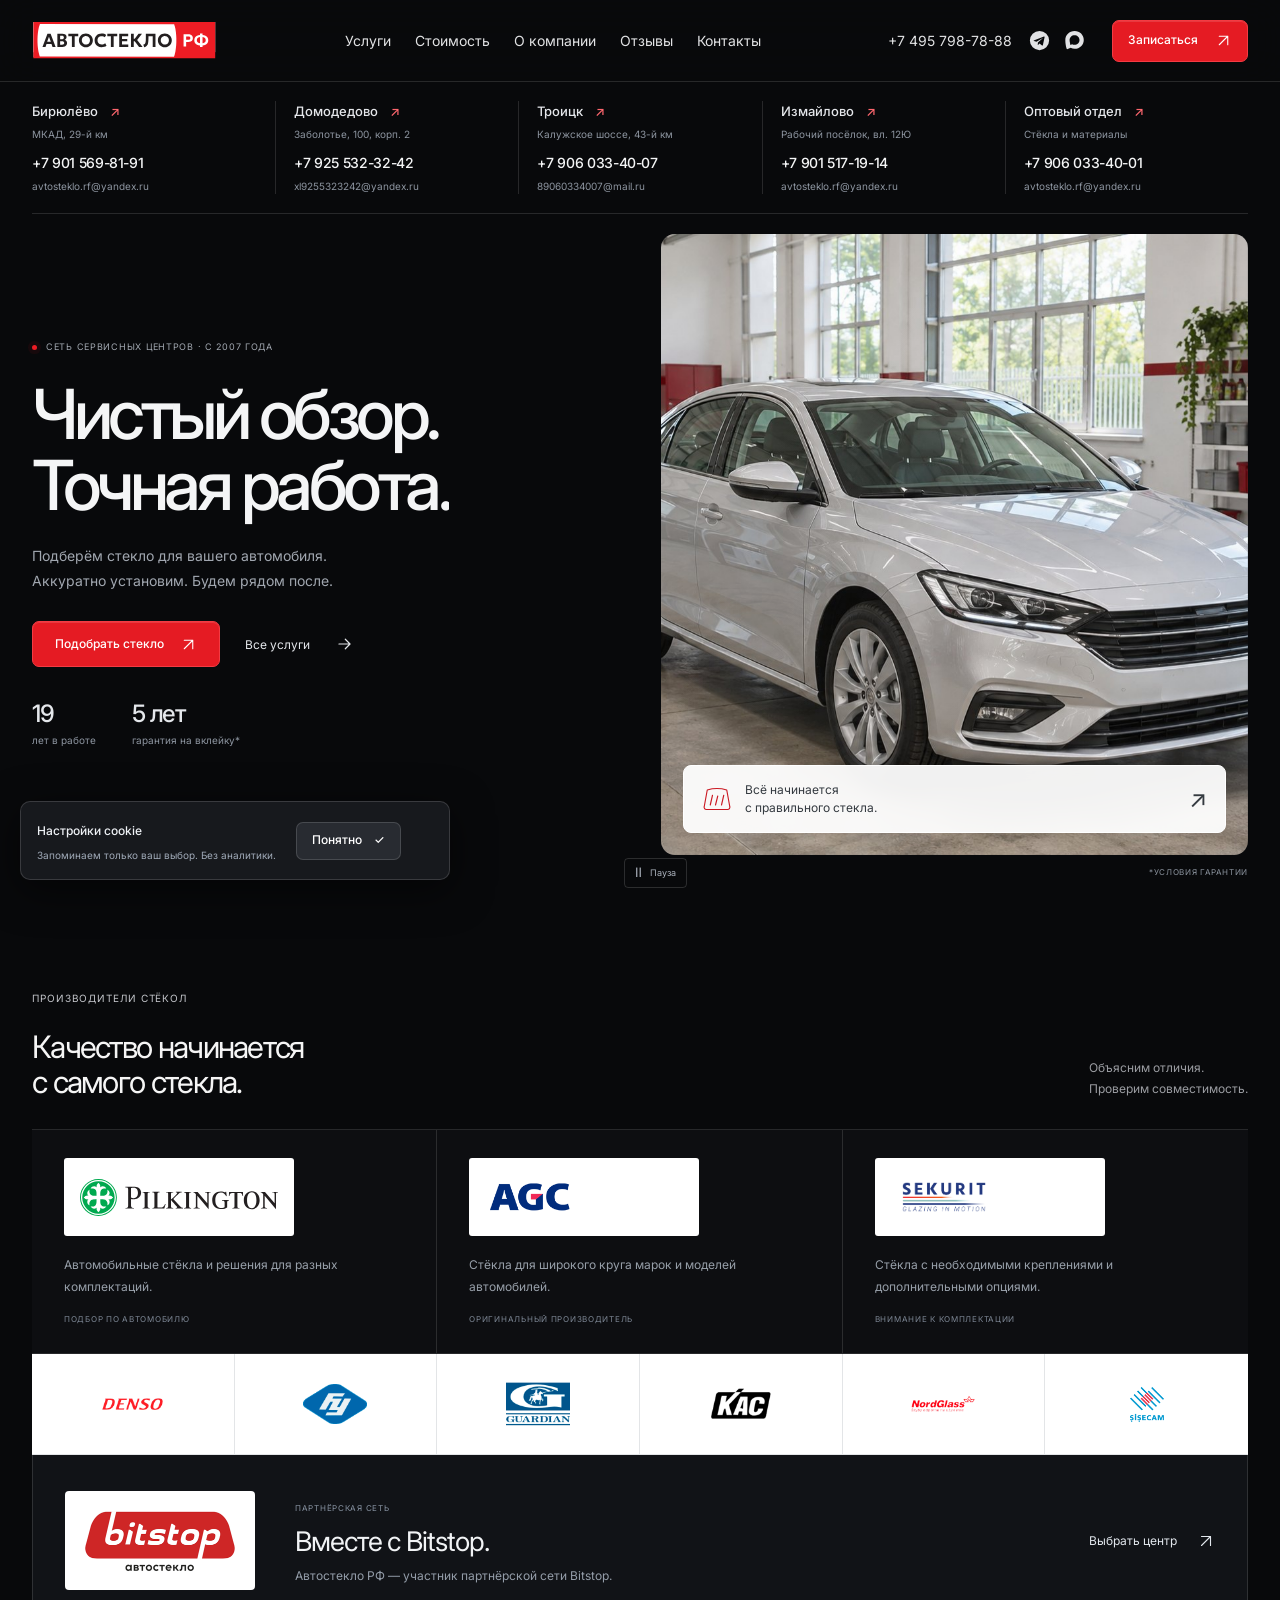
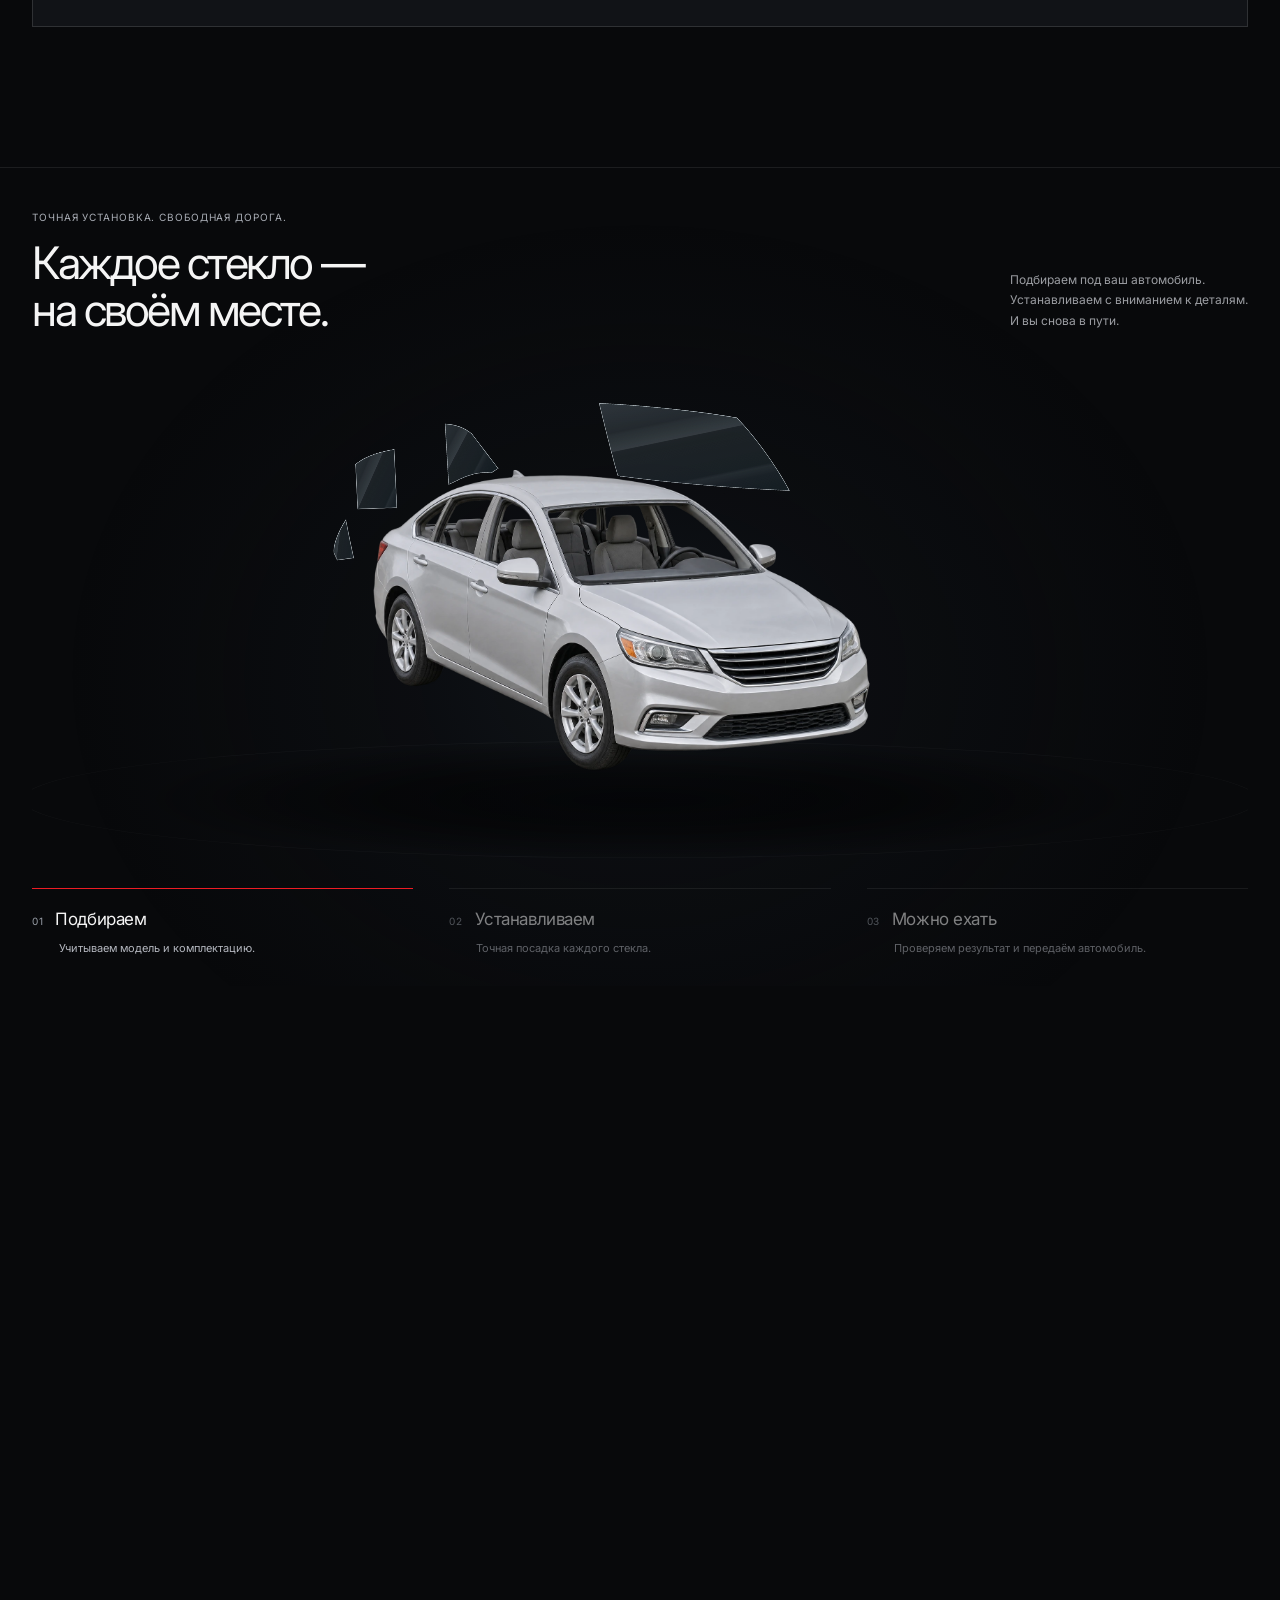
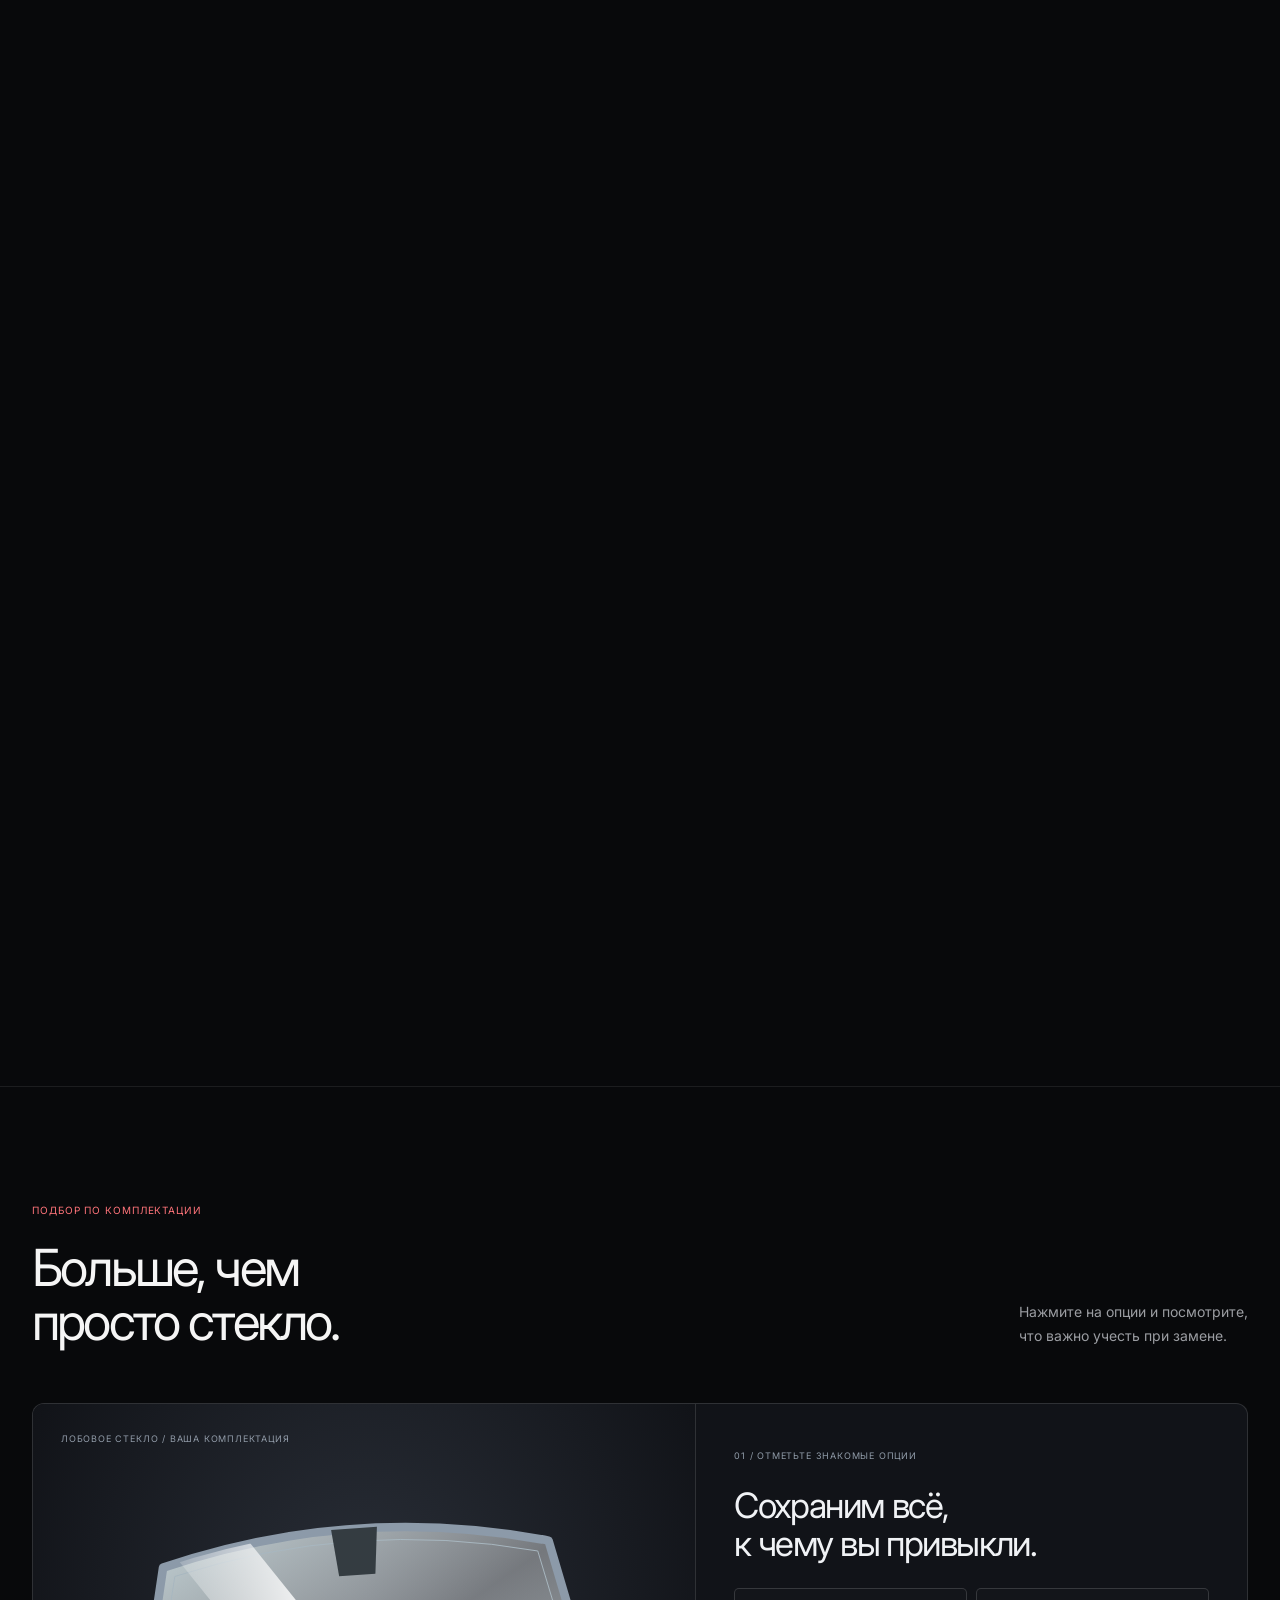
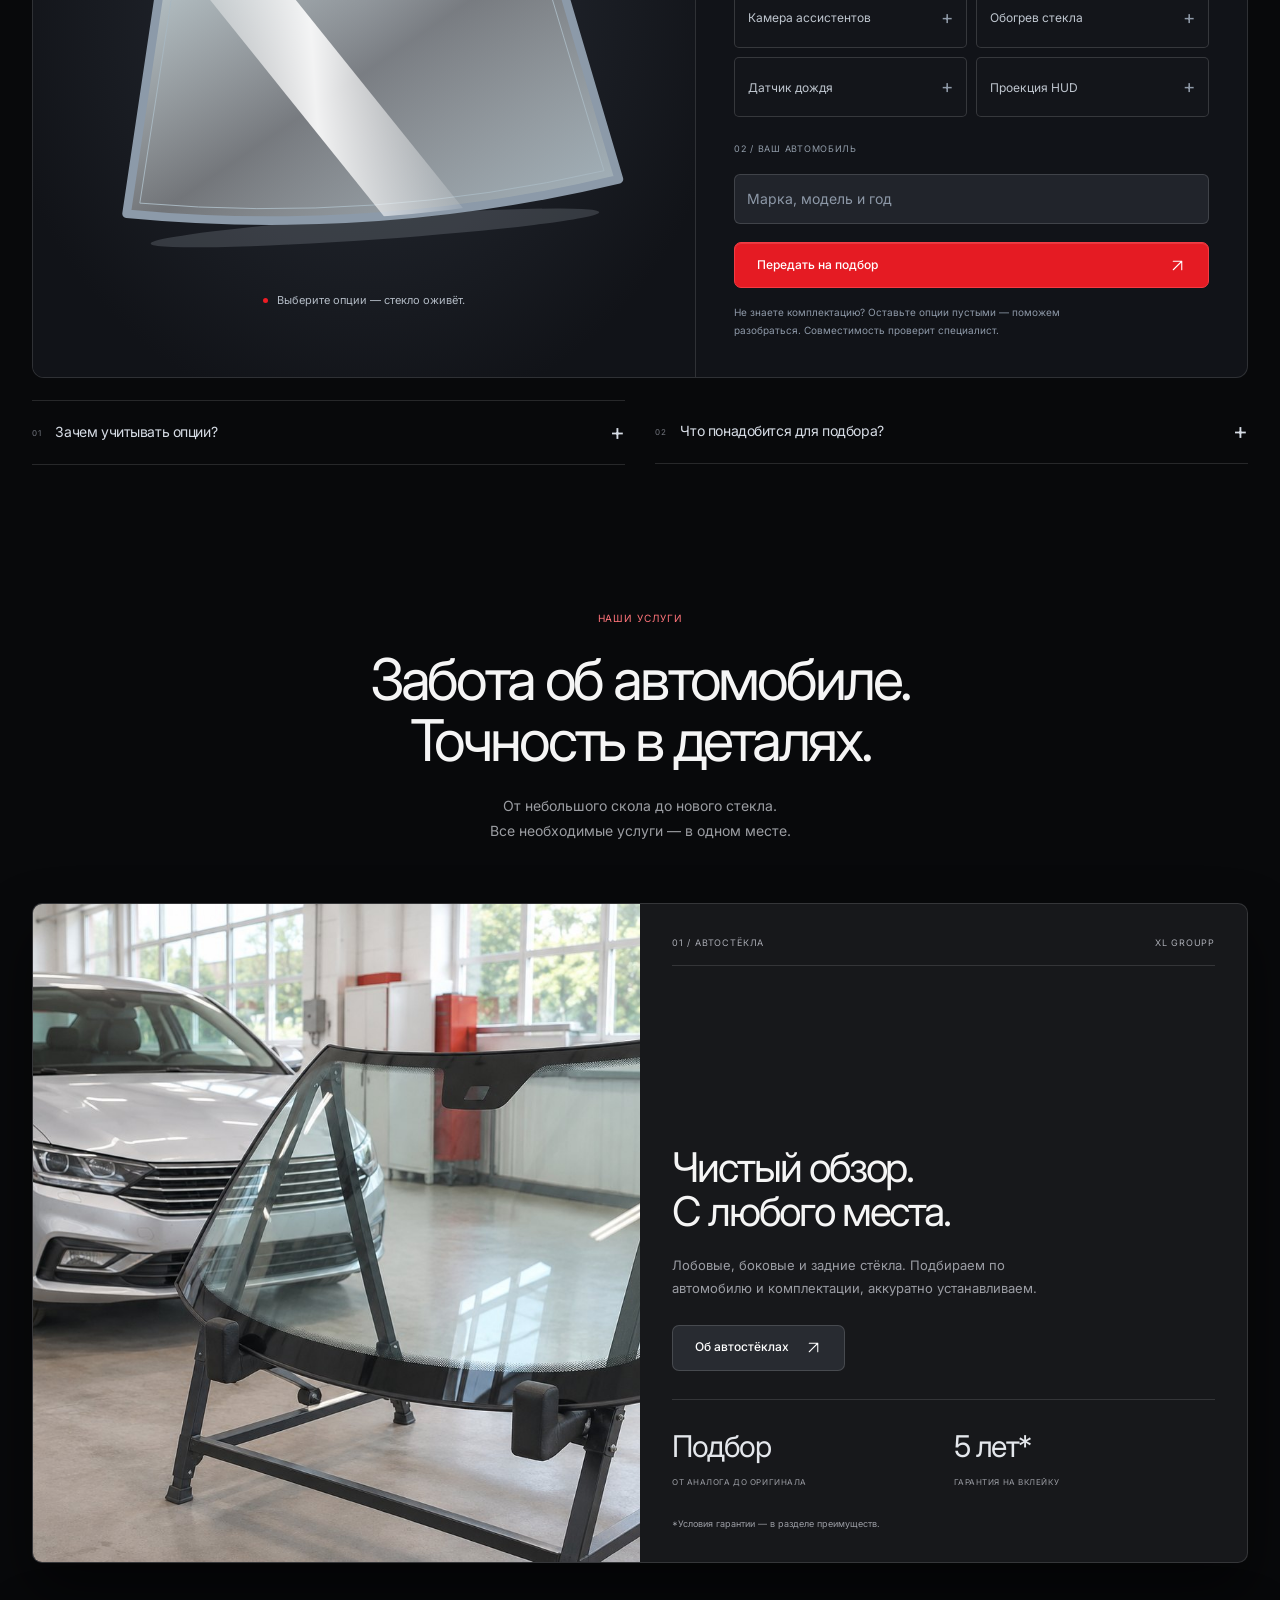
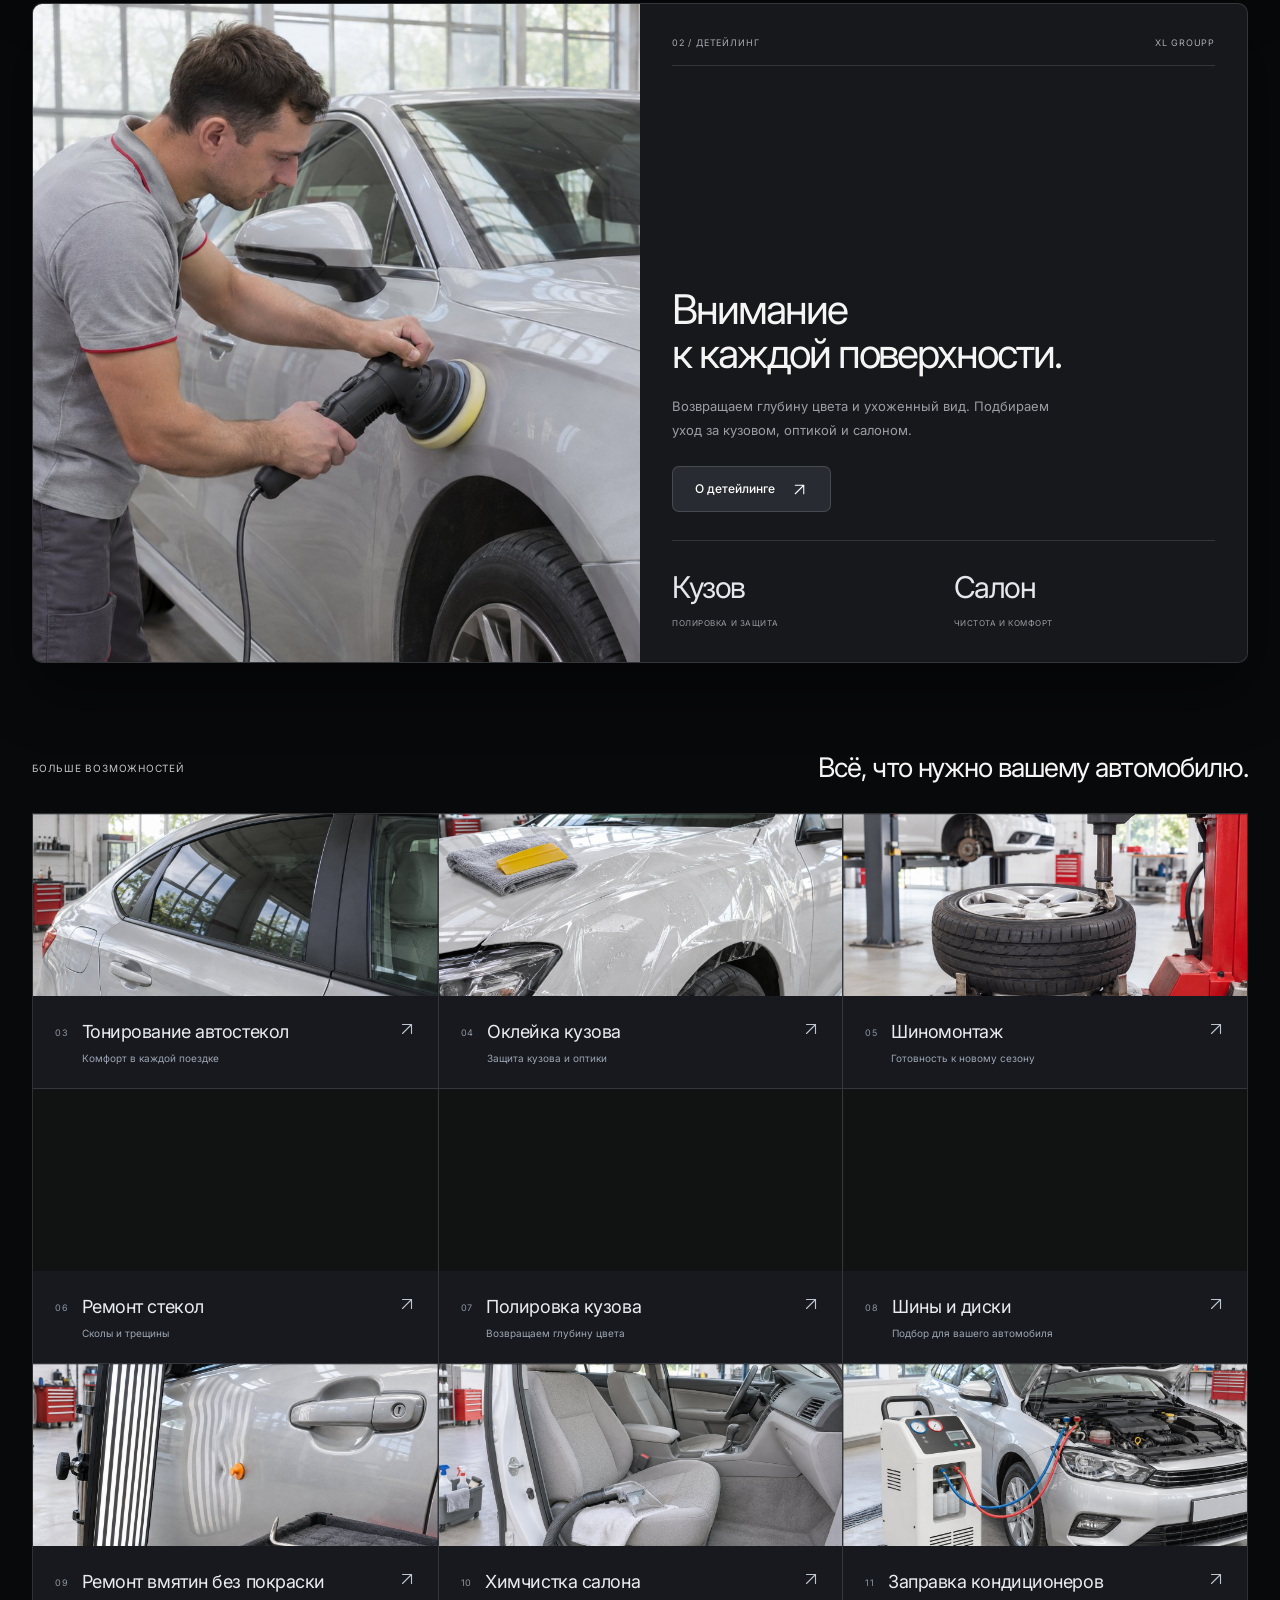
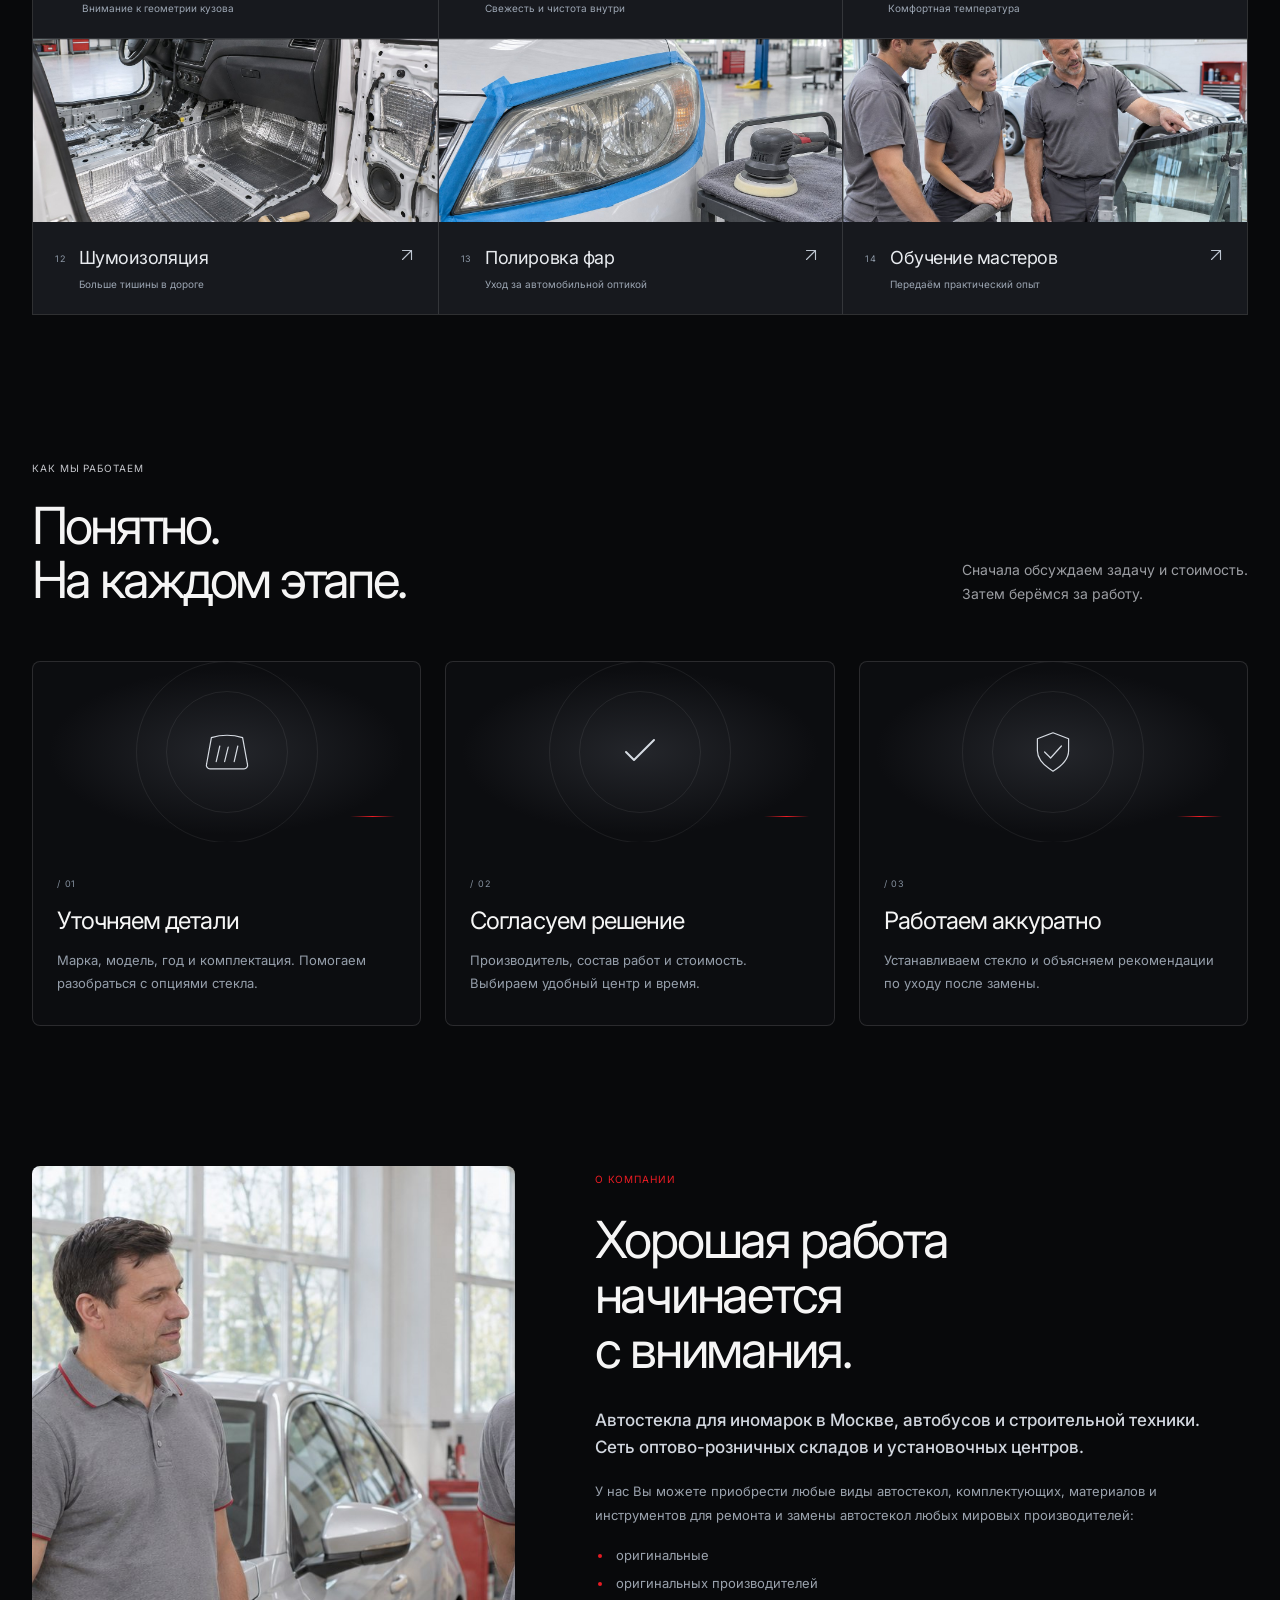
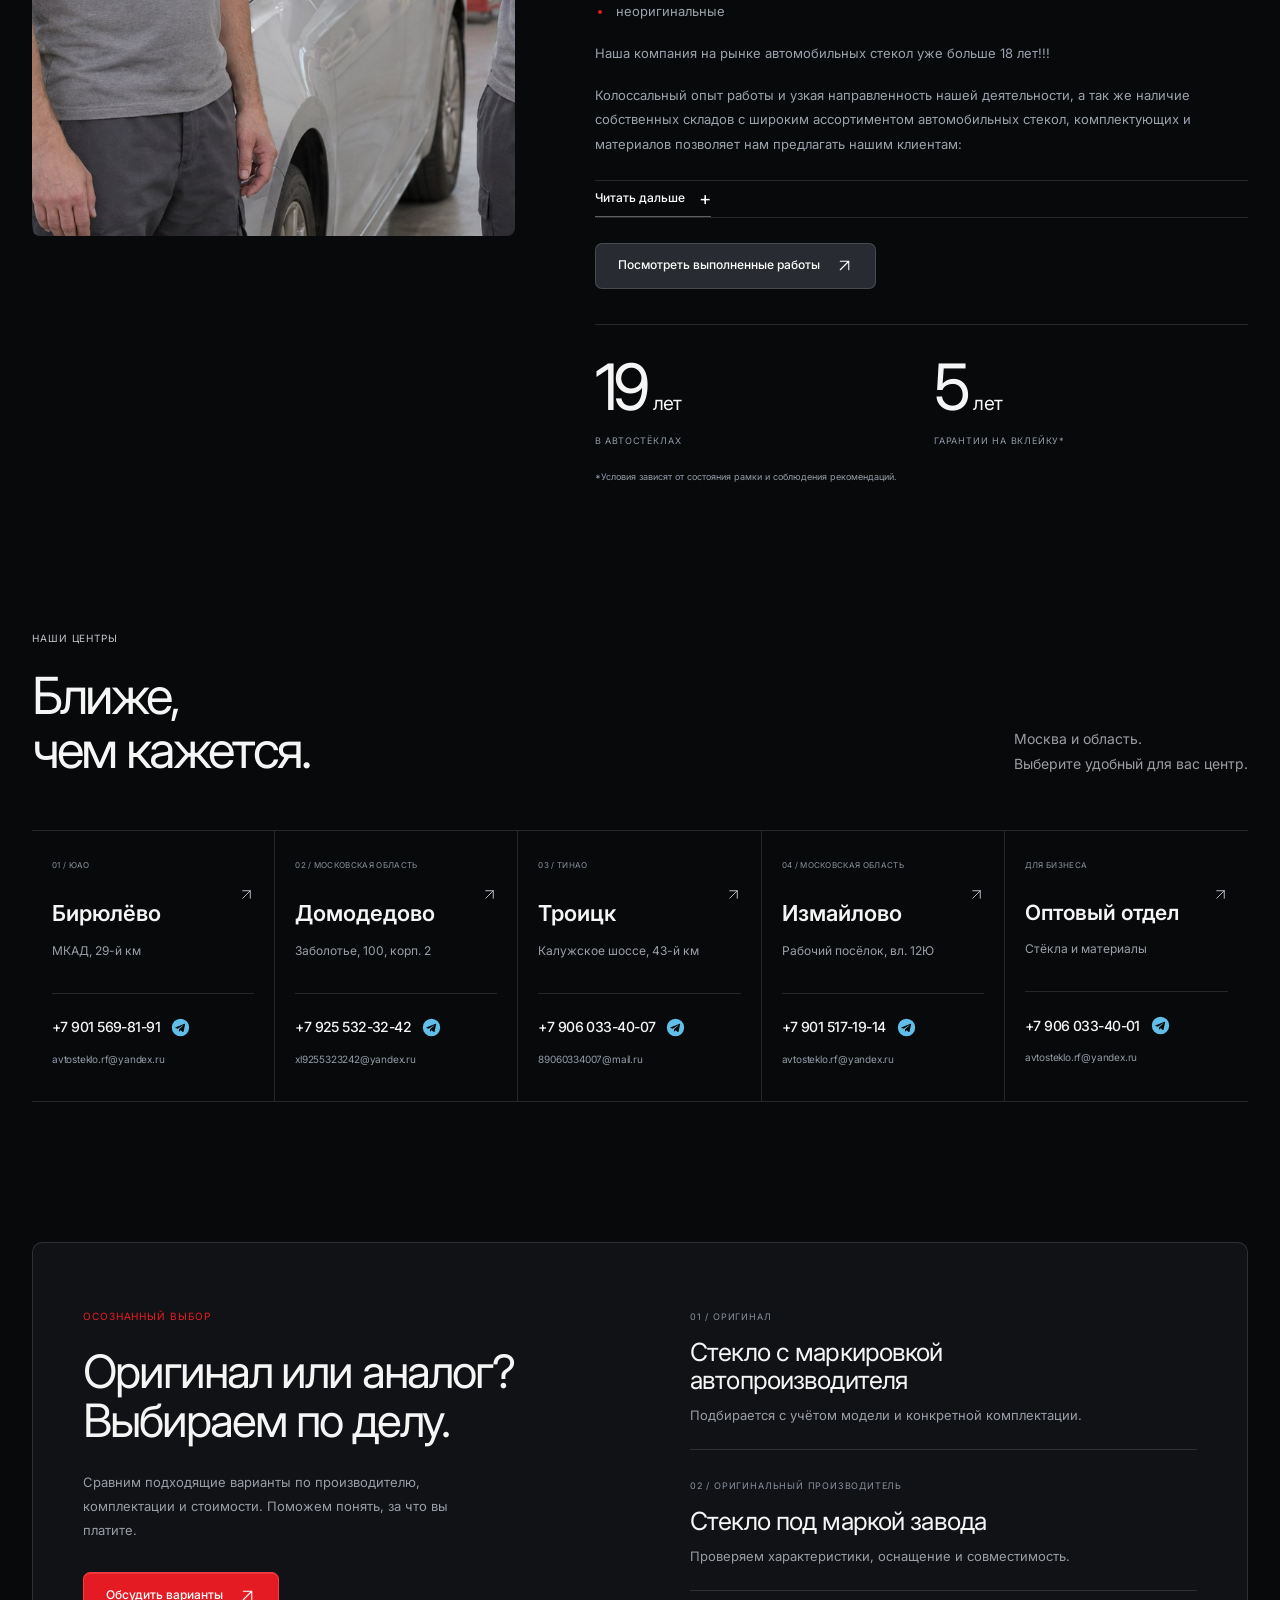
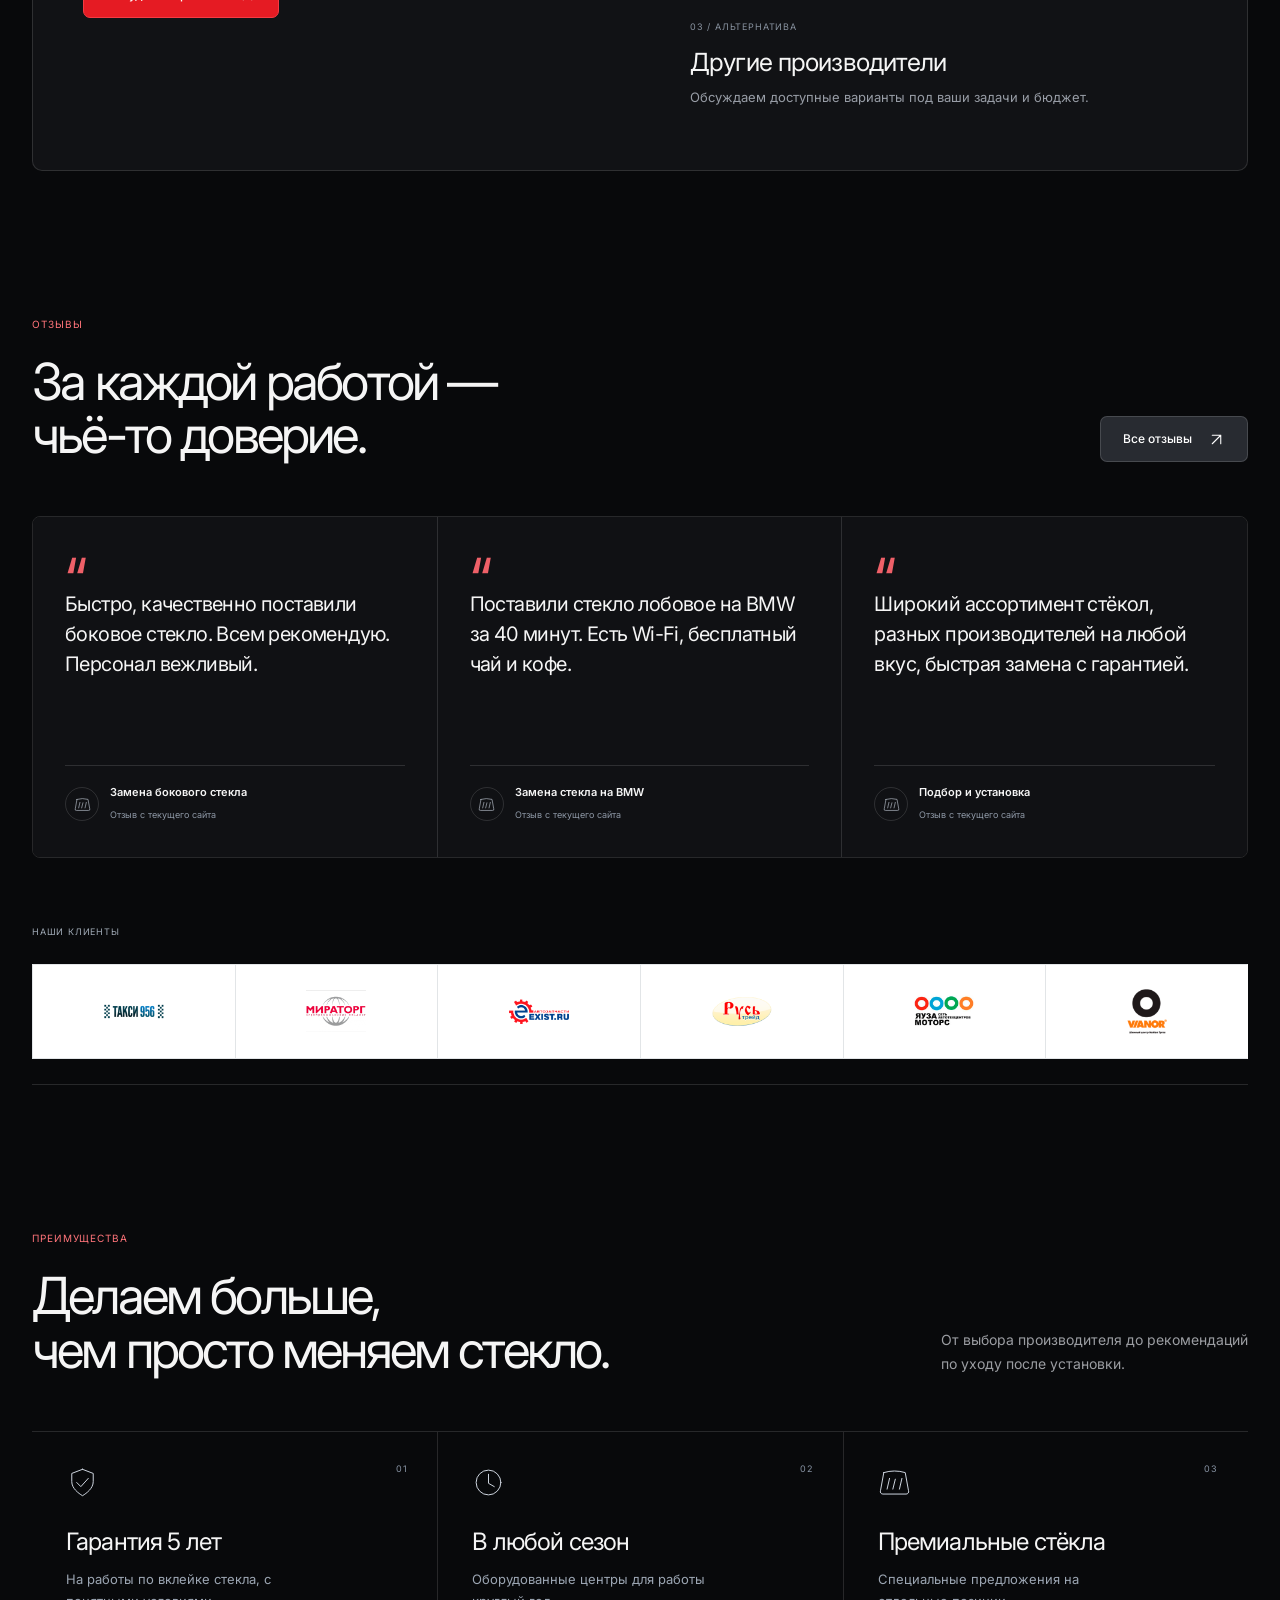
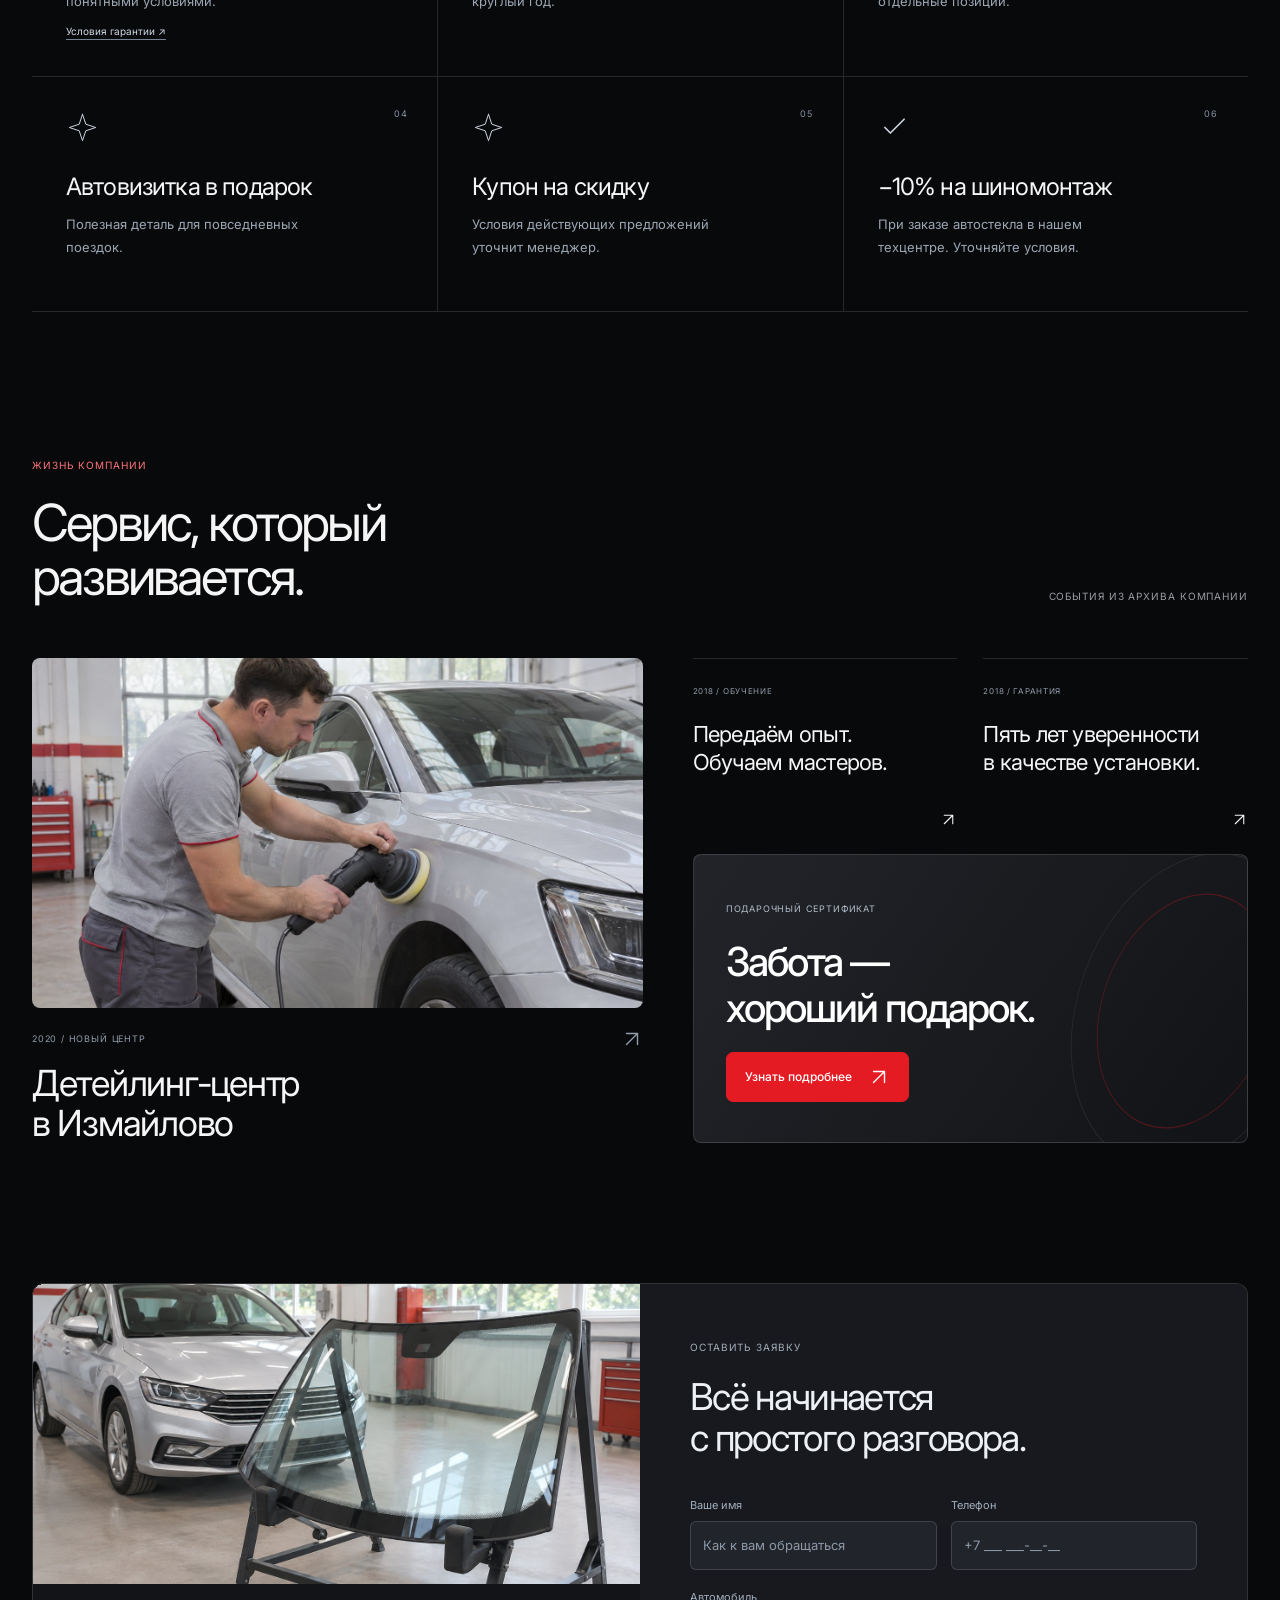
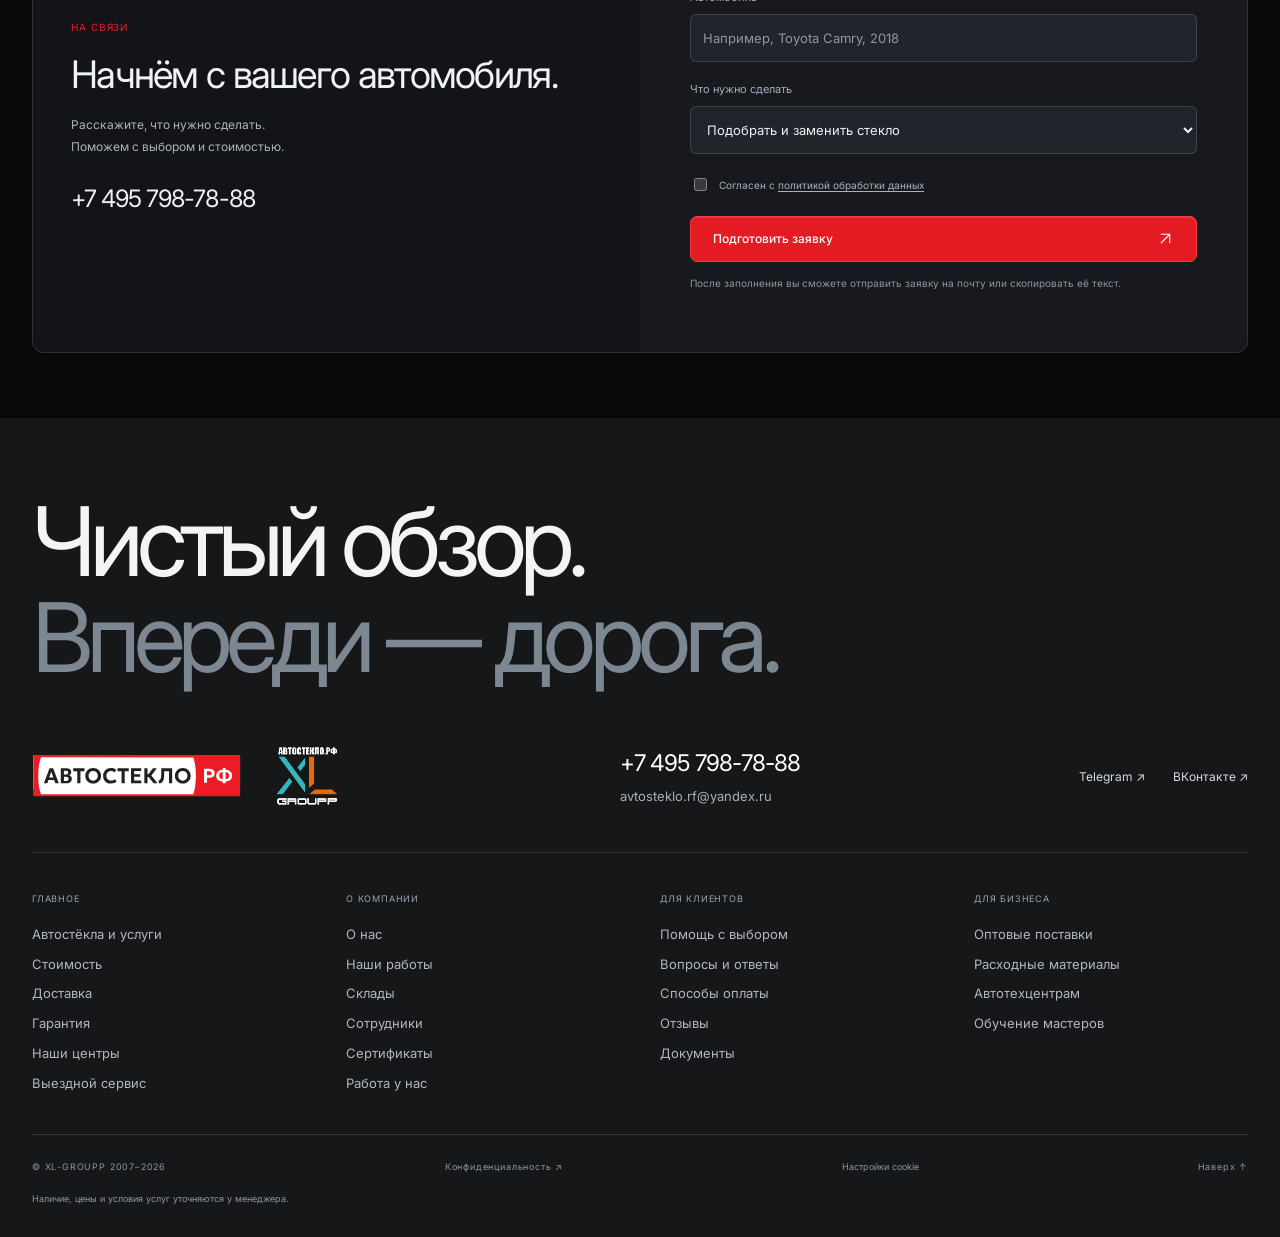
<file: v4/index.html>
<!doctype html>
<html lang="ru">
<head>
  <meta charset="UTF-8"><meta name="viewport" content="width=device-width,initial-scale=1">
  <meta name="theme-color" content="#ed1c24"><link rel="icon" type="image/svg+xml" href="assets/brand-logo.svg">
  <title>Автостекло РФ — чистый обзор. Точная работа.</title>
  <meta name="description" content="Автостекло РФ — сеть сервисных центров. Замена, ремонт и подбор автомобильных стёкол в Москве и области.">
  <link rel="preconnect" href="https://fonts.googleapis.com"><link rel="preconnect" href="https://fonts.gstatic.com" crossorigin>
  <link href="https://fonts.googleapis.com/css2?family=Inter:wght@400;500;600;700;800&display=swap" rel="stylesheet">
  <link rel="stylesheet" href="base.css?v=20261107"><link rel="stylesheet" href="styles.css?v=20261107"><link rel="stylesheet" href="motion.css?v=20261107"><link rel="stylesheet" href="layout.css?v=20261107"><link rel="stylesheet" href="theme.css?v=20261107"><link rel="stylesheet" href="car-scene.css?v=20261107"><script src="experience.js?v=20261107" defer></script><script src="app.js?v=20261107" defer></script><script src="motion.js?v=20261107" defer></script><script src="car-scene.js?v=20261107" defer></script>
</head>
<body>
<a href="#main" class="skip">Перейти к содержанию</a>
<svg class="svg-defs" aria-hidden="true"><defs>
<symbol id="arrow" viewBox="0 0 24 24"><path d="M5 12h14M13 6l6 6-6 6"/></symbol>
<symbol id="diagonal" viewBox="0 0 24 24"><path d="M6 18 18 6M6 6h12v12"/></symbol>
<symbol id="glass" viewBox="0 0 40 40"><path d="m7 8-4 22a3 3 0 0 0 3 4h28a3 3 0 0 0 3-4L33 8a45 45 0 0 0-26 0Z"/><path d="m14 15-3 13m10-12-3 12m11-13-3 13"/></symbol>
<symbol id="spark" viewBox="0 0 40 40"><path d="m20 4 4 12 12 4-12 4-4 12-4-12-12-4 12-4 4-12Z"/></symbol>
<symbol id="shield" viewBox="0 0 40 40"><path d="m20 4 13 5v10c0 8-8 14-13 17C15 33 7 27 7 19V9l13-5Z"/><path d="m13 20 5 5 9-10"/></symbol>
<symbol id="pin" viewBox="0 0 24 24"><path d="M19 10c0 5-7 11-7 11S5 15 5 10a7 7 0 1 1 14 0Z"/><circle cx="12" cy="10" r="2"/></symbol>
<symbol id="clock" viewBox="0 0 40 40"><circle cx="20" cy="20" r="15"/><path d="M20 10v11l7 4"/></symbol>
<symbol id="check" viewBox="0 0 24 24"><path d="m5 12 4 4L19 6"/></symbol>
<symbol id="phone" viewBox="0 0 24 24"><path d="m6 3 4 5-3 3c2 3 3 4 6 6l3-3 5 4c-1 3-3 4-5 3C8 18 3 13 2 7c0-2 2-4 4-4Z"/></symbol>
<symbol id="telegram" viewBox="0 0 24 24"><path fill-rule="evenodd" d="M12 1a11 11 0 1 0 0 22 11 11 0 0 0 0-22ZM6.1 11.7l11-4.3c.5-.2.9.1.7.8l-1.9 9c-.1.6-.5.8-1 .5l-2.9-2.2-1.4 1.4c-.2.2-.3.3-.6.3l.2-3 5.4-4.8c.2-.2 0-.3-.3-.1l-6.7 4.2-2.9-.9c-.6-.2-.6-.6.4-.9Z" clip-rule="evenodd"/></symbol>
<symbol id="max" viewBox="0 0 24 24"><path fill-rule="evenodd" d="M12.2 1.2C6 1.2 1.5 5.7 1.5 11.8c0 2.7.5 6.4 1.4 9.3.2.7.8 1 1.4.7l3.3-1.5c1.4.7 3 1.1 4.6 1.1 5.9 0 10.4-4.5 10.4-10.1S18.1 1.2 12.2 1.2ZM12 5.9c3.3 0 5.7 2.4 5.7 5.5s-2.4 5.5-5.7 5.5c-1 0-1.9-.2-2.7-.6l-2 .8-.6-3.2c-.2-.8-.3-1.5-.3-2.3C6.4 8.3 8.7 5.9 12 5.9Z" clip-rule="evenodd"/></symbol>
</defs></svg>

<header class="nav-wrap">
 <div class="nav-shell">
  <a class="brand" href="#top" aria-label="Автостекло.рф — на главную"><img class="brand-logo" src="assets/brand-logo.svg" alt="АВТОСТЕКЛО РФ — сеть сервисных центров" width="1000" height="200"></a>
  <nav class="desktop-nav" aria-label="Основное меню"><a href="#services">Услуги</a><button data-modal="price">Стоимость</button><a href="#about">О компании</a><a href="#reviews">Отзывы</a><a href="#centers">Контакты</a></nav>
  <div class="header-contacts">
   <a class="header-phone" href="tel:+74957987888">+7 495 798-78-88</a>
   <div class="header-messengers">
    <a class="messenger-icon" href="https://t.me/autostekloRF" target="_blank" rel="noopener" aria-label="Написать в Telegram" title="Telegram"><svg aria-hidden="true"><use href="#telegram"/></svg></a>
    <button class="messenger-icon" type="button" data-modal="max" aria-label="Написать в MAX" aria-haspopup="dialog" title="MAX"><svg aria-hidden="true"><use href="#max"/></svg></button>
   </div>
  </div>
  <button class="btn accent nav-cta" data-book="Подбор автостекла">Записаться <svg><use href="#diagonal"/></svg></button>
  <button class="menu-toggle" aria-label="Открыть меню" aria-expanded="false" aria-controls="mobile-nav"><span></span><span></span></button>
 </div>
 <nav id="mobile-nav" class="mobile-nav" hidden aria-label="Мобильное меню"><a href="#services">Услуги</a><button data-modal="price">Стоимость</button><a href="#about">О компании</a><a href="#reviews">Отзывы</a><a href="#centers">Наши центры</a><a href="tel:+74957987888">+7 495 798-78-88</a><button class="btn accent" data-book="Подбор автостекла">Записаться <span>↗</span></button></nav>
</header>

<main id="main">
<section class="hero hero-v3 hero-v4" id="top" aria-labelledby="hero-title">
 <details class="top-contacts"><summary><span><i></i>Москва и область · наши центры</span><span class="contacts-chevron">+</span></summary><div class="top-center-grid"><div class="top-center"><button data-center="0">Бирюлёво<span>↗</span></button><span>МКАД, 29-й км</span><a class="top-center-phone" href="tel:+79015698191">+7 901 569-81-91</a><a class="top-center-email" href="mailto:avtosteklo.rf@yandex.ru">avtosteklo.rf@yandex.ru</a></div><div class="top-center"><button data-center="1">Домодедово<span>↗</span></button><span>Заболотье, 100, корп. 2</span><a class="top-center-phone" href="tel:+79255323242">+7 925 532-32-42</a><a class="top-center-email" href="mailto:xl9255323242@yandex.ru">xl9255323242@yandex.ru</a></div><div class="top-center"><button data-center="2">Троицк<span>↗</span></button><span>Калужское шоссе, 43-й км</span><a class="top-center-phone" href="tel:+79060334007">+7 906 033-40-07</a><a class="top-center-email" href="mailto:89060334007@mail.ru">89060334007@mail.ru</a></div><div class="top-center"><button data-center="3">Измайлово<span>↗</span></button><span>Рабочий посёлок, вл. 12Ю</span><a class="top-center-phone" href="tel:+79015171914">+7 901 517-19-14</a><a class="top-center-email" href="mailto:avtosteklo.rf@yandex.ru">avtosteklo.rf@yandex.ru</a></div><div class="top-center"><button data-center="4">Оптовый отдел<span>↗</span></button><span>Стёкла и материалы</span><a class="top-center-phone" href="tel:+79060334001">+7 906 033-40-01</a><a class="top-center-email" href="mailto:avtosteklo.rf@yandex.ru">avtosteklo.rf@yandex.ru</a></div></div></details>
 <div class="hero-stage">
  <div class="hero-content"><span class="eyebrow hero-kicker"><i></i>СЕТЬ СЕРВИСНЫХ ЦЕНТРОВ · С 2007 ГОДА</span><h1 id="hero-title"><span class="hero-line"><span>Чистый обзор.</span></span><span class="hero-line"><span>Точная работа.</span></span></h1><p class="hero-description">Подберём стекло для вашего автомобиля.<br>Аккуратно установим. Будем рядом после.</p><div class="hero-links"><a class="btn accent" href="#glass-guide">Подобрать стекло <svg aria-hidden="true"><use href="#diagonal"/></svg></a><a class="hero-services-link" href="#services">Все услуги <svg aria-hidden="true"><use href="#arrow"/></svg></a></div><div class="hero-proof"><span><strong>19</strong>лет в работе</span><span><strong>5 лет</strong>гарантия на вклейку*</span></div></div>
  <div class="hero-visual"><div class="hero-media"><img class="hero-photo" src="assets/photos/core-hero.jpg" alt="Серебристый автомобиль в светлой мастерской" width="1536" height="1024" fetchpriority="high"></div><div class="hero-glint" aria-hidden="true"></div><a class="hero-image-tag" href="#car-scene"><svg><use href="#glass"/></svg><span>Всё начинается<br>с правильного стекла.</span><span>↗</span></a></div>
 </div>
 <div class="hero-baseline"><a href="#manufacturers"><span class="scroll-line" aria-hidden="true"></span>Листайте дальше</a><button id="motion-toggle" class="motion-toggle" aria-pressed="false" aria-label="Приостановить анимацию"><span class="pause-mark" aria-hidden="true">Ⅱ</span><span data-motion-label>Пауза</span></button><a class="hero-warranty" href="#warranty">*Условия гарантии</a></div>
</section>

<section class="section wrap manufacturers logo-section" id="manufacturers">
  <div class="section-head compact" data-reveal><div><span class="eyebrow">ПРОИЗВОДИТЕЛИ СТЁКОЛ</span><h2>Качество начинается<br>с самого стекла.</h2></div><p>Объясним отличия.<br>Проверим совместимость.</p></div>
  <div class="maker-grid"><article data-reveal><img class="maker-original" src="assets/logos/pilkington.svg" alt="Pilkington — NSG Group" loading="lazy"><p>Автомобильные стёкла и решения для разных комплектаций.</p><span class="mono">ПОДБОР ПО АВТОМОБИЛЮ</span></article><article data-reveal><img class="maker-original" src="assets/logos/agc.png" alt="AGC Automotive" loading="lazy"><p>Стёкла для широкого круга марок и моделей автомобилей.</p><span class="mono">ОРИГИНАЛЬНЫЙ ПРОИЗВОДИТЕЛЬ</span></article><article data-reveal><img class="maker-original" src="assets/logos/saint-gobain-sekurit.png" alt="Saint-Gobain Sekurit" loading="lazy"><p>Стёкла с необходимыми креплениями и дополнительными опциями.</p><span class="mono">ВНИМАНИЕ К КОМПЛЕКТАЦИИ</span></article></div>
  <ul class="brand-cards" aria-label="Бренды" tabindex="0">
   <li><img src="assets/logos/denso.png" alt="Denso" loading="lazy"></li>
   <li><img src="assets/logos/fuyao.png" alt="Fuyao" loading="lazy"></li>
   <li><img src="assets/logos/guardian.png" alt="Guardian" loading="lazy"></li>
   <li><img src="assets/logos/kac.png" alt="KAC" loading="lazy"></li>
   <li><img src="assets/logos/nordglass.png" alt="NordGlass" loading="lazy"></li>
   <li><img src="assets/logos/sisecam.png" alt="Şişecam" loading="lazy"></li>
  </ul>
<div class="bitstop-panel"><div class="bitstop-mark"><img src="assets/logos/bitstop.png" alt="Bitstop" loading="lazy"></div><div><span class="eyebrow">ПАРТНЁРСКАЯ СЕТЬ</span><h3>Вместе с Bitstop.</h3><p>Автостекло РФ — участник партнёрской сети Bitstop.</p></div><a href="#centers" class="bitstop-link">Выбрать центр <svg><use href="#diagonal"/></svg></a></div>
 </section>

<section class="car-scene" id="car-scene" data-car-scene aria-labelledby="car-scene-title">
  <div class="car-scene-stage">
    <header class="car-scene-header">
      <div>
        <p class="car-scene-kicker">Точная установка. Свободная дорога.</p>
        <h2 id="car-scene-title">Каждое стекло —<br>на своём месте.</h2>
      </div>
      <p>Подбираем под ваш автомобиль.<br>Устанавливаем с вниманием к деталям.<br>И вы снова в пути.</p>
    </header>
    <figure class="car-scene-view">
      <div class="car-scene-floor" aria-hidden="true"></div>
      <div class="car-scene-vehicle">
        <img class="car-scene-car" src="assets/models/car-shell.webp" width="1536" height="1024" alt="Серебристый автомобиль с точно подогнанными стёклами" loading="lazy" decoding="async">
        <svg class="car-scene-panes" viewBox="0 0 1536 1024" fill="none" aria-hidden="true">
          <defs>
            <linearGradient id="scene-glass-tint" x1="0" y1="0" x2="1" y2="1">
              <stop stop-color="#c8e9f8" stop-opacity=".26"/>
              <stop offset=".45" stop-color="#718d9b" stop-opacity=".20"/>
              <stop offset="1" stop-color="#122c3a" stop-opacity=".39"/>
            </linearGradient>
            <linearGradient id="scene-glass-reflection" x1="0" y1="0" x2="1" y2="1">
              <stop offset=".27" stop-color="#fff" stop-opacity="0"/>
              <stop offset=".29" stop-color="#e4f4ff" stop-opacity=".08"/>
              <stop offset=".40" stop-color="#e4f4ff" stop-opacity=".27"/>
              <stop offset=".405" stop-color="#fff" stop-opacity=".01"/>
              <stop offset=".70" stop-color="#fff" stop-opacity="0"/>
              <stop offset=".72" stop-color="#e4f4ff" stop-opacity=".13"/>
              <stop offset=".78" stop-color="#fff" stop-opacity=".03"/>
            </linearGradient>
            <path id="scene-pane-quarter" d="M260 195C230 212 197 237 186 262L185 285L229 301Z"/>
            <path id="scene-pane-rear" d="M282 186C320 173 359 175 400 182L353 342L246 309Z"/>
            <path id="scene-pane-front" d="M429 192C460 201 481 215 497 237L548 350L526 358C495 346 456 349 423 358L400 363Z"/>
            <path id="scene-pane-windshield" d="M565 222C666 209 851 199 960 201C1018 244 1094 320 1141 383C1007 399 806 415 650 418C624 363 592 287 565 222Z"/>
          </defs>
          <g class="car-scene-pane" data-glass-pane="quarter">
            <use href="#scene-pane-quarter" class="glass-face"/>
            <use href="#scene-pane-quarter" class="glass-reflection"/>
            <path class="glass-edge" d="M260 195C230 212 197 237 186 262"/>
          </g>
          <g class="car-scene-pane" data-glass-pane="rear">
            <use href="#scene-pane-rear" class="glass-face"/>
            <use href="#scene-pane-rear" class="glass-reflection"/>
            <path class="glass-edge" d="M282 186C320 173 359 175 400 182"/>
          </g>
          <g class="car-scene-pane" data-glass-pane="front">
            <use href="#scene-pane-front" class="glass-face"/>
            <use href="#scene-pane-front" class="glass-reflection"/>
            <path class="glass-edge" d="M429 192C460 201 481 215 497 237L548 350"/>
          </g>
          <g class="car-scene-pane" data-glass-pane="windshield">
            <use href="#scene-pane-windshield" class="glass-face"/>
            <use href="#scene-pane-windshield" class="glass-reflection"/>
            <path class="glass-edge" d="M565 222C666 209 851 199 960 201C1018 244 1094 320 1141 383"/>
          </g>
        </svg>
      </div>
      <figcaption class="car-scene-caption">Стёкла занимают свои места в автомобиле, затем автомобиль приближается. Прокрутка назад повторяет последовательность в обратном порядке.</figcaption>
    </figure>
    <ol class="car-scene-steps" aria-label="От подбора до готового автомобиля">
      <li><span>01</span><strong>Подбираем</strong><p>Учитываем модель и комплектацию.</p></li>
      <li class="is-current" aria-current="step"><span>02</span><strong>Устанавливаем</strong><p>Точная посадка каждого стекла.</p></li>
      <li><span>03</span><strong>Можно ехать</strong><p>Проверяем результат и передаём автомобиль.</p></li>
    </ol>
  </div>
</section>

<section class="precision-section wrap" id="glass-guide">
 <div class="section-head" data-reveal><div><span class="eyebrow accent-text">ПОДБОР ПО КОМПЛЕКТАЦИИ</span><h2>Больше, чем<br>просто стекло.</h2></div><p>Нажмите на опции и посмотрите,<br>что важно учесть при замене.</p></div>
 <div class="glass-experience" id="glass-experience">
  <div class="glass-display"><span class="glass-model-label mono">ЛОБОВОЕ СТЕКЛО / ВАША КОМПЛЕКТАЦИЯ</span>
   <svg class="interactive-glass" viewBox="0 0 640 440" role="img" aria-label="Схема лобового стекла с выбранными опциями"><defs><linearGradient id="clear-glass" x1="0" y1="0" x2="1" y2="1"><stop stop-color="#d7e9ed" stop-opacity=".9"/><stop offset=".5" stop-color="#f8fbfc" stop-opacity=".4"/><stop offset="1" stop-color="#c7d9e2" stop-opacity=".8"/></linearGradient><linearGradient id="glass-reflection"><stop stop-color="white" stop-opacity="0"/><stop offset=".5" stop-color="white" stop-opacity=".9"/><stop offset="1" stop-color="white" stop-opacity="0"/></linearGradient><clipPath id="windshield-clip"><path d="M118 96Q320 43 522 96L578 350Q320 393 62 350Z"/></clipPath></defs>
    <ellipse cx="320" cy="383" rx="235" ry="12" fill="#b6bec5" opacity=".2"/>
    <path class="glass-outline" d="M118 96Q320 43 522 96L578 350Q320 393 62 350Z" fill="url(#clear-glass)" stroke="#353d43" stroke-width="9"/>
    <path d="M130 106Q320 59 510 106L563 340Q320 378 77 340Z" fill="none" stroke="#a8b7c0" stroke-width="1"/>
    <g clip-path="url(#windshield-clip)"><path class="glass-sheen" d="M100 40h85l250 360h-85Z" fill="url(#glass-reflection)"/>
     <g class="glass-layer layer-heat" fill="none" stroke="#ea8b39" stroke-width="1.5"><path d="M170 133L150 332"/><path d="M186 133L166 332"/><path d="M202 133L182 332"/><path d="M218 133L198 332"/><path d="M234 133L214 332"/><path d="M250 133L230 332"/><path d="M266 133L246 332"/><path d="M282 133L262 332"/><path d="M298 133L278 332"/><path d="M314 133L294 332"/><path d="M330 133L310 332"/><path d="M346 133L326 332"/><path d="M362 133L342 332"/><path d="M378 133L358 332"/><path d="M394 133L374 332"/><path d="M410 133L390 332"/><path d="M426 133L406 332"/><path d="M442 133L422 332"/><path d="M458 133L438 332"/></g>
     <g class="glass-layer layer-rain" fill="none" stroke="#379cbf" stroke-width="3" stroke-linecap="round"><path d="M145 170l-5 13"/><path d="M200 205l-5 13"/><path d="M250 165l-5 13"/><path d="M390 190l-5 13"/><path d="M435 240l-5 13"/><path d="M195 290l-5 13"/><path d="M490 300l-5 13"/><path d="M350 280l-5 13"/><path d="M300 230l-5 13"/></g>
     <g class="glass-layer layer-hud" fill="#328b89"><text x="180" y="280" font-family="Inter,Arial,sans-serif" font-size="38" font-weight="500">60</text><text x="187" y="299" font-family="Inter,Arial,sans-serif" font-size="9">КМ/Ч</text><path d="m252 267 12-12 12 12m-12-12v32" fill="none" stroke="#328b89" stroke-width="2"/></g>
    </g><path d="M296 69h48l-5 49h-38Z" fill="#343c41"/><g class="glass-layer layer-camera"><circle cx="320" cy="96" r="12" fill="#ed1c24"/><circle cx="320" cy="96" r="5" fill="white"/><path d="m308 115-55 63h134l-55-63" fill="#ed1c2414" stroke="#ed1c24" stroke-width="1" stroke-dasharray="5 5"/></g>
   </svg>
   <div class="glass-status" aria-live="polite"><span class="status-dot"></span><span id="glass-status">Выберите опции справа — стекло оживёт.</span></div>
  </div>
  <div class="glass-config"><span class="mono">01 / ОТМЕТЬТЕ ЗНАКОМЫЕ ОПЦИИ</span><h3>Сохраним всё,<br>к чему вы привыкли.</h3><div class="glass-options" role="group" aria-label="Опции лобового стекла">
   <button type="button" data-glass-option="camera" aria-pressed="false"><span>Камера ассистентов</span><span class="option-check">+</span></button>
   <button type="button" data-glass-option="heat" aria-pressed="false"><span>Обогрев стекла</span><span class="option-check">+</span></button>
   <button type="button" data-glass-option="rain" aria-pressed="false"><span>Датчик дождя</span><span class="option-check">+</span></button>
   <button type="button" data-glass-option="hud" aria-pressed="false"><span>Проекция HUD</span><span class="option-check">+</span></button>
  </div><label class="glass-car-label" for="glass-car">02 / ВАШ АВТОМОБИЛЬ</label><input id="glass-car" placeholder="Марка, модель и год" maxlength="120" autocomplete="off"><button class="btn accent" id="glass-transfer" data-book="Подбор стекла. Комплектацию нужно уточнить.">Передать на подбор <svg><use href="#diagonal"/></svg></button><p class="glass-help">Не знаете комплектацию? Оставьте опции пустыми — поможем разобраться. Совместимость проверит специалист.</p></div>
 </div>
 <div class="accordion glass-notes" id="glass-accordion"><details><summary><span class="mono">01</span>Зачем учитывать опции?<span class="plus">+</span></summary><p>Проверяем площадку камеры, крепления датчиков, обогрев и проекцию. Это помогает сохранить функции, предусмотренные комплектацией автомобиля.</p></details><details><summary><span class="mono">02</span>Что понадобится для подбора?<span class="plus">+</span></summary><p>Марка, модель и год выпуска. При необходимости менеджер попросит уточнить комплектацию или прислать фотографию маркировки стекла.</p></details></div>
</section>

<section class="section wrap services" id="services">
  <div class="section-head" data-reveal><div><span class="eyebrow accent-text">Наши услуги</span><h2>Забота об автомобиле.<br>Точность в деталях.</h2></div><p>От небольшого скола до нового стекла.<br>Все необходимые услуги — в одном месте.</p></div>
  <div class="featured-services">
 <article class="service-feature stack-card"><div class="image-box"><img src="assets/photos/core-installation.jpg" alt="Новое лобовое стекло на специальной стойке в мастерской" width="1536" height="1024" loading="lazy"></div><div class="feature-copy"><div class="feature-overline mono"><span>01 / АВТОСТЁКЛА</span><span>XL GROUPP</span></div><div class="feature-main"><h3>Чистый обзор.<br>С любого места.</h3><p>Лобовые, боковые и задние стёкла. Подбираем по автомобилю и комплектации, аккуратно устанавливаем.</p><button class="btn dark" data-service="0">Об автостёклах <svg aria-hidden="true"><use href="#diagonal"/></svg></button></div><div class="feature-specs"><div><strong>Подбор</strong><span>ОТ АНАЛОГА ДО ОРИГИНАЛА</span></div><div><strong>5 лет*</strong><span>ГАРАНТИЯ НА ВКЛЕЙКУ</span></div></div><small>*Условия гарантии — в разделе преимуществ.</small></div></article>
 <article class="service-feature stack-card"><div class="image-box"><img src="assets/photos/core-detailing.jpg" alt="Полировка кузова автомобиля в детейлинг-центре" width="1536" height="1024" loading="lazy"></div><div class="feature-copy"><div class="feature-overline mono"><span>02 / ДЕТЕЙЛИНГ</span><span>XL GROUPP</span></div><div class="feature-main"><h3>Внимание<br>к каждой поверхности.</h3><p>Возвращаем глубину цвета и ухоженный вид. Подбираем уход за кузовом, оптикой и салоном.</p><button class="btn dark" data-service="1">О детейлинге <svg aria-hidden="true"><use href="#diagonal"/></svg></button></div><div class="feature-specs"><div><strong>Кузов</strong><span>ПОЛИРОВКА И ЗАЩИТА</span></div><div><strong>Салон</strong><span>ЧИСТОТА И КОМФОРТ</span></div></div></div></article>
 </div>
 <div class="all-services-heading" data-reveal><span class="eyebrow">БОЛЬШЕ ВОЗМОЖНОСТЕЙ</span><h3>Всё, что нужно вашему автомобилю.</h3></div>
  <div class="service-list" id="service-list"></div>
 </section>

<section class="section wrap process-section"><div class="section-head" data-reveal><div><span class="eyebrow">КАК МЫ РАБОТАЕМ</span><h2>Понятно.<br>На каждом этапе.</h2></div><p>Сначала обсуждаем задачу и стоимость.<br>Затем берёмся за работу.</p></div><div class="process-grid"><article data-reveal><div class="process-visual"><svg><use href="#glass"/></svg><span class="process-trace"></span></div><span class="mono">/ 01</span><h3>Уточняем детали</h3><p>Марка, модель, год и комплектация. Помогаем разобраться с опциями стекла.</p></article><article data-reveal><div class="process-visual"><svg><use href="#check"/></svg><span class="process-trace"></span></div><span class="mono">/ 02</span><h3>Согласуем решение</h3><p>Производитель, состав работ и стоимость. Выбираем удобный центр и время.</p></article><article data-reveal><div class="process-visual"><svg><use href="#shield"/></svg><span class="process-trace"></span></div><span class="mono">/ 03</span><h3>Работаем аккуратно</h3><p>Устанавливаем стекло и объясняем рекомендации по уходу после замены.</p></article></div></section>

<section class="about-section wrap dark-section" id="about">
  <div class="about-photo"><img src="assets/photos/core-team.jpg" alt="Специалисты в светлой мастерской автомобильных стёкол" loading="lazy"></div>
  <div class="about-copy"><span class="eyebrow accent-text">О компании</span><h2>Хорошая работа<br>начинается<br>с внимания.</h2><div class="about-seo">
   <p class="seo-lead">Автостекла для иномарок в Москве, автобусов и строительной техники.<br>Сеть оптово-розничных складов и установочных центров.</p>
   <p>У нас Вы можете приобрести любые виды автостекол, комплектующих, материалов и инструментов для ремонта и замены автостекол любых мировых производителей:</p>
   <ul><li>оригинальные</li><li>оригинальных производителей</li><li>неоригинальные</li></ul>
   <p>Наша компания на рынке автомобильных стекол уже больше 18 лет!!!</p>
   <p>Колоссальный опыт работы и узкая направленность нашей деятельности, а так же наличие собственных складов с широким ассортиментом автомобильных стекол, комплектующих и материалов позволяет нам предлагать нашим клиентам:</p>
   <details class="seo-more">
    <summary><span class="seo-show">Читать дальше</span><span class="seo-hide">Свернуть текст</span><span class="plus" aria-hidden="true">+</span></summary>
    <div class="seo-more-content">
     <ul><li>самые низкие цены на автостекла и комплектующие</li><li>широкий ассортимент от самых дешевых запчастей до оригиналов</li><li>оперативная доставка в любую точку Москвы и области</li><li>качественное и гарантийное выполнение работ по замене и ремонту автостекол</li></ul>
     <p>Мы производим замену, ремонт и установку автостекол в Москве и Московской области в наших специализированных, оборудованных самым современным оборудованием сервисных центрах.</p>
     <p>Наша компания является официальным представителем большинства заводов-изготовителей автомобильных стекол. Приобретая автостекла у других компаний знайте, что скорее всего оно было куплено именно у нас!!!</p>
     <p>Не переплачивайте, обращайтесь именно к нам напрямую, и мы гарантируем Вам экономию и качество!!!</p>
    </div>
   </details>
  </div><a class="btn dark about-work-link" href="https://автостекло.рф/nashi-raboti.php" target="_blank" rel="noopener">Посмотреть выполненные работы <svg><use href="#diagonal"/></svg></a><div class="about-stats"><div><strong><span class="count-value" data-count="19">19</span><span>лет</span></strong><span class="mono">В АВТОСТЁКЛАХ</span></div><div><strong><span class="count-value" data-count="5">5</span><span>лет</span></strong><span class="mono">ГАРАНТИИ НА ВКЛЕЙКУ*</span></div></div><small>*Условия зависят от состояния рамки и соблюдения рекомендаций.</small></div>
 </section>

<section class="centers-section section wrap" id="centers" aria-labelledby="centers-title">
  <div class="section-head" data-reveal><div><span class="eyebrow">НАШИ ЦЕНТРЫ</span><h2 id="centers-title">Ближе,<br>чем кажется.</h2></div><p>Москва и область.<br>Выберите удобный для вас центр.</p></div>
  <div class="center-strip">
   <article class="center-item"><button class="center-info" data-center="0" aria-haspopup="dialog"><span class="mono">01 / ЮАО</span><strong>Бирюлёво</strong><span class="center-address">МКАД, 29-й км</span><svg><use href="#diagonal"/></svg></button><div class="center-contacts"><div class="center-phone-row"><a class="center-phone" href="tel:+79015698191">+7 901 569-81-91</a><a class="center-telegram" href="https://t.me/xlgrouppmkad29" target="_blank" rel="noopener" aria-label="Telegram — Бирюлёво" title="Написать в Telegram"><svg aria-hidden="true"><use href="#telegram"/></svg></a></div><a class="center-email" href="mailto:avtosteklo.rf@yandex.ru">avtosteklo.rf@yandex.ru</a></div></article>
   <article class="center-item"><button class="center-info" data-center="1" aria-haspopup="dialog"><span class="mono">02 / МОСКОВСКАЯ ОБЛАСТЬ</span><strong>Домодедово</strong><span class="center-address">Заболотье, 100, корп. 2</span><svg><use href="#diagonal"/></svg></button><div class="center-contacts"><div class="center-phone-row"><a class="center-phone" href="tel:+79255323242">+7 925 532-32-42</a><a class="center-telegram" href="https://t.me/XLgrouppZAB" target="_blank" rel="noopener" aria-label="Telegram — Домодедово" title="Написать в Telegram"><svg aria-hidden="true"><use href="#telegram"/></svg></a></div><a class="center-email" href="mailto:xl9255323242@yandex.ru">xl9255323242@yandex.ru</a></div></article>
   <article class="center-item"><button class="center-info" data-center="2" aria-haspopup="dialog"><span class="mono">03 / ТИНАО</span><strong>Троицк</strong><span class="center-address">Калужское шоссе, 43-й км</span><svg><use href="#diagonal"/></svg></button><div class="center-contacts"><div class="center-phone-row"><a class="center-phone" href="tel:+79060334007">+7 906 033-40-07</a><a class="center-telegram" href="https://t.me/xlgroupptroick" target="_blank" rel="noopener" aria-label="Telegram — Троицк" title="Написать в Telegram"><svg aria-hidden="true"><use href="#telegram"/></svg></a></div><a class="center-email" href="mailto:89060334007@mail.ru">89060334007@mail.ru</a></div></article>
   <article class="center-item"><button class="center-info" data-center="3" aria-haspopup="dialog"><span class="mono">04 / МОСКОВСКАЯ ОБЛАСТЬ</span><strong>Измайлово</strong><span class="center-address">Рабочий посёлок, вл. 12Ю</span><svg><use href="#diagonal"/></svg></button><div class="center-contacts"><div class="center-phone-row"><a class="center-phone" href="tel:+79015171914">+7 901 517-19-14</a><a class="center-telegram" href="https://t.me/autostekloRF" target="_blank" rel="noopener" aria-label="Telegram — Измайлово" title="Написать в Telegram"><svg aria-hidden="true"><use href="#telegram"/></svg></a></div><a class="center-email" href="mailto:avtosteklo.rf@yandex.ru">avtosteklo.rf@yandex.ru</a></div></article>
   <article class="center-item wholesale"><button class="center-info" data-center="4" aria-haspopup="dialog"><span class="mono">ДЛЯ БИЗНЕСА</span><strong>Оптовый отдел</strong><span class="center-address">Стёкла и материалы</span><svg><use href="#diagonal"/></svg></button><div class="center-contacts"><div class="center-phone-row"><a class="center-phone" href="tel:+79060334001">+7 906 033-40-01</a><a class="center-telegram" href="https://t.me/XLGrouppOPT" target="_blank" rel="noopener" aria-label="Telegram — Оптовый отдел" title="Написать в Telegram"><svg aria-hidden="true"><use href="#telegram"/></svg></a></div><a class="center-email" href="mailto:avtosteklo.rf@yandex.ru">avtosteklo.rf@yandex.ru</a></div></article>
  </div>
 </section>

<section class="comparison framed dark-section" id="choice">
  <div class="wrap comparison-inner"><div><span class="eyebrow accent-text">Осознанный выбор</span><h2>Оригинал или аналог?<br>Выбираем по делу.</h2><p>Сравним подходящие варианты по производителю, комплектации и стоимости. Поможем понять, за что вы платите.</p><button class="btn accent" data-book="Сравнить варианты автостёкол">Обсудить варианты <svg><use href="#diagonal"/></svg></button></div><div class="comparison-list"><article><span class="mono">01 / ОРИГИНАЛ</span><h3>Стекло с маркировкой автопроизводителя</h3><p>Подбирается с учётом модели и конкретной комплектации.</p></article><article><span class="mono">02 / ОРИГИНАЛЬНЫЙ ПРОИЗВОДИТЕЛЬ</span><h3>Стекло под маркой завода</h3><p>Проверяем характеристики, оснащение и совместимость.</p></article><article><span class="mono">03 / АЛЬТЕРНАТИВА</span><h3>Другие производители</h3><p>Обсуждаем доступные варианты под ваши задачи и бюджет.</p></article></div></div>
 </section>

<section class="section wrap reviews" id="reviews">
  <div class="section-head" data-reveal><div><span class="eyebrow accent-text">Отзывы</span><h2>За каждой работой —<br>чьё-то доверие.</h2></div><a class="btn dark" href="https://автостекло.рф/otzivi.aspx" target="_blank" rel="noopener">Все отзывы <svg><use href="#diagonal"/></svg></a></div>
  <div class="review-grid"><article><span class="quote-mark">“</span><blockquote>Быстро, качественно поставили боковое стекло. Всем рекомендую. Персонал вежливый.</blockquote><div class="review-meta"><span class="mini-glass"><svg><use href="#glass"/></svg></span><div><strong>Замена бокового стекла</strong><span>Отзыв с текущего сайта</span></div></div></article><article><span class="quote-mark">“</span><blockquote>Поставили стекло лобовое на BMW за 40 минут. Есть Wi-Fi, бесплатный чай и кофе.</blockquote><div class="review-meta"><span class="mini-glass"><svg><use href="#glass"/></svg></span><div><strong>Замена стекла на BMW</strong><span>Отзыв с текущего сайта</span></div></div></article><article><span class="quote-mark">“</span><blockquote>Широкий ассортимент стёкол, разных производителей на любой вкус, быстрая замена с гарантией.</blockquote><div class="review-meta"><span class="mini-glass"><svg><use href="#glass"/></svg></span><div><strong>Подбор и установка</strong><span>Отзыв с текущего сайта</span></div></div></article></div>
  <div class="clients"><span class="eyebrow">Наши клиенты</span><div><span><img src="assets/logos/taxi-956.png" alt="Такси 956" loading="lazy"></span><span><img src="assets/logos/miratorg.png" alt="Мираторг" loading="lazy"></span><span><img src="assets/logos/exist.png" alt="Exist.ru" loading="lazy"></span><span><img src="assets/logos/rus-trade.png" alt="Русь Трейд" loading="lazy"></span><span><img src="assets/logos/yauza-motors.png" alt="Яуза Моторс" loading="lazy"></span><span><img src="assets/logos/vianor.png" alt="Vianor" loading="lazy"></span></div></div>
 </section>

<section class="section wrap benefits" id="warranty">
  <div class="section-head" data-reveal><div><span class="eyebrow accent-text">Преимущества</span><h2>Делаем больше,<br>чем просто меняем стекло.</h2></div><p>От выбора производителя до рекомендаций<br>по уходу после установки.</p></div>
  <div class="benefit-grid"><article><svg><use href="#shield"/></svg><span class="mono">01</span><h3>Гарантия 5 лет</h3><p>На работы по вклейке стекла, с понятными условиями.</p><a href="https://автостекло.рф/garant.php" target="_blank" rel="noopener">Условия гарантии ↗</a></article><article><svg><use href="#clock"/></svg><span class="mono">02</span><h3>В любой сезон</h3><p>Оборудованные центры для работы круглый год.</p></article><article><svg><use href="#glass"/></svg><span class="mono">03</span><h3>Премиальные стёкла</h3><p>Специальные предложения на отдельные позиции.</p></article><article><svg><use href="#spark"/></svg><span class="mono">04</span><h3>Автовизитка в подарок</h3><p>Полезная деталь для повседневных поездок.</p></article><article><svg><use href="#spark"/></svg><span class="mono">05</span><h3>Купон на скидку</h3><p>Условия действующих предложений уточнит менеджер.</p></article><article><svg><use href="#check"/></svg><span class="mono">06</span><h3>−10% на шиномонтаж</h3><p>При заказе автостекла в нашем техцентре. Уточняйте условия.</p></article></div>
 </section>

<section class="section wrap news" id="news">
  <div class="section-head" data-reveal><div><span class="eyebrow accent-text">Жизнь компании</span><h2>Сервис, который<br>развивается.</h2></div><span class="mono muted">СОБЫТИЯ ИЗ АРХИВА КОМПАНИИ</span></div>
  <div class="news-layout"><a class="news-feature" href="https://автостекло.рф/contacts.php" target="_blank" rel="noopener"><div class="image-box"><img src="assets/photos/core-detailing.jpg" alt="Уход за автомобилем в детейлинг-мастерской" loading="lazy"></div><div class="news-line"><span class="mono">2020 / НОВЫЙ ЦЕНТР</span><svg><use href="#diagonal"/></svg></div><h3>Детейлинг-центр<br>в Измайлово</h3></a><div class="news-right"><a class="news-row" href="https://автостекло.рф/obuchenie.php" target="_blank" rel="noopener"><span class="mono">2018 / ОБУЧЕНИЕ</span><h3>Передаём опыт.<br>Обучаем мастеров.</h3><svg><use href="#diagonal"/></svg></a><a class="news-row" href="https://автостекло.рф/garant.php" target="_blank" rel="noopener"><span class="mono">2018 / ГАРАНТИЯ</span><h3>Пять лет уверенности<br>в качестве установки.</h3><svg><use href="#diagonal"/></svg></a><button class="gift-card" data-book="Подарочный сертификат"><span class="mono">ПОДАРОЧНЫЙ СЕРТИФИКАТ</span><strong>Забота —<br>хороший подарок.</strong><span>Узнать подробнее <svg><use href="#diagonal"/></svg></span></button></div></div>
 </section>

<section class="booking-section framed dark-section" id="booking">
  <div class="booking-side"><img src="assets/photos/core-installation.jpg" alt="Подготовленное лобовое стекло в светлом сервисном центре" loading="lazy"><div><span class="eyebrow accent-text">На связи</span><h2>Начнём с вашего автомобиля.</h2><p>Расскажите, что нужно сделать.<br>Поможем с выбором и стоимостью.</p><a href="tel:+74957987888">+7 495 798-78-88</a></div></div>
  <div class="booking-form-wrap"><span class="eyebrow">Оставить заявку</span><h3>Всё начинается <br>с простого разговора.</h3><form id="booking-form"><input type="hidden" name="glass_options"><div class="field-row"><label>Ваше имя<input name="name" autocomplete="given-name" placeholder="Как к вам обращаться" required maxlength="80"></label><label>Телефон<input name="phone" autocomplete="tel" inputmode="tel" placeholder="+7 ___ ___-__-__" type="tel" required minlength="10" maxlength="24"></label></div><label>Автомобиль<input name="car" placeholder="Например, Toyota Camry, 2018" maxlength="120"></label><p id="booking-glass-summary" class="booking-glass-summary" hidden></p><label>Что нужно сделать<select name="service"><option>Подобрать и заменить стекло</option><option>Отремонтировать скол или трещину</option><option>Купить стекло</option><option>Детейлинг и другие услуги</option><option>Нужна консультация</option></select></label><label class="checkbox-label"><input type="checkbox" name="consent" required><span>Согласен с <a href="https://автостекло.рф/right-of-confidence.php" target="_blank" rel="noopener">политикой обработки данных</a></span></label><button class="btn accent" type="submit">Подготовить заявку <svg><use href="#diagonal"/></svg></button><p class="form-note">После заполнения вы сможете отправить заявку на почту или скопировать её текст.</p></form></div>
 </section>
</main>

<footer class="footer wrap"><div class="footer-statement" data-reveal>Чистый обзор.<br><span>Впереди — дорога.</span></div>
 <div class="footer-top"><div class="footer-brand-pair"><a class="brand footer-brand" href="#top"><img class="brand-logo" src="assets/brand-logo.svg" alt="АВТОСТЕКЛО РФ — сеть сервисных центров" width="1000" height="200"></a><img class="legacy-logo" src="../assets/brand-logo.png" alt="XL GROUPP" width="150" height="150"></div><div class="footer-contact"><a href="tel:+74957987888">+7 495 798-78-88</a><a href="mailto:avtosteklo.rf@yandex.ru">avtosteklo.rf@yandex.ru</a></div><div class="social-links"><a href="https://t.me/autostekloRF" target="_blank" rel="noopener">Telegram ↗</a><a href="https://vk.com/xlgroupp" target="_blank" rel="noopener">ВКонтакте ↗</a></div></div>
 <div class="footer-columns"><div><span class="eyebrow">Главное</span><a href="#services">Автостёкла и услуги</a><button data-modal="price">Стоимость</button><a href="https://автостекло.рф/deliveryavtosteklo.php" target="_blank" rel="noopener">Доставка</a><a href="#warranty">Гарантия</a><a href="#centers">Наши центры</a><a href="https://автостекло.рф/service.php" target="_blank" rel="noopener">Выездной сервис</a></div><div><span class="eyebrow">О компании</span><a href="#about">О нас</a><a href="https://автостекло.рф/nashi-raboti.php" target="_blank" rel="noopener">Наши работы</a><a href="https://автостекло.рф/nashi-skladi.php" target="_blank" rel="noopener">Склады</a><a href="https://автостекло.рф/sotrudniki.php" target="_blank" rel="noopener">Сотрудники</a><a href="https://автостекло.рф/sertificati.php" target="_blank" rel="noopener">Сертификаты</a><a href="https://автостекло.рф/zayavka-na-rabotu.aspx" target="_blank" rel="noopener">Работа у нас</a></div><div><span class="eyebrow">Для клиентов</span><a href="#glass-guide">Помощь с выбором</a><a href="https://автостекло.рф/vopros-otvet.php" target="_blank" rel="noopener">Вопросы и ответы</a><a href="https://автостекло.рф/sposob-oplati.php" target="_blank" rel="noopener">Способы оплаты</a><a href="#reviews">Отзывы</a><a href="https://автостекло.рф/documents.aspx" target="_blank" rel="noopener">Документы</a></div><div><span class="eyebrow">Для бизнеса</span><a href="https://автостекло.рф/optavtosteklo.php" target="_blank" rel="noopener">Оптовые поставки</a><a href="https://автостекло.рф/prodazha-rashodnih-materialov.php" target="_blank" rel="noopener">Расходные материалы</a><a href="https://автостекло.рф/predlozhenie-dlya-avtotechcentrov.php" target="_blank" rel="noopener">Автотехцентрам</a><a href="https://автостекло.рф/obuchenie.php" target="_blank" rel="noopener">Обучение мастеров</a></div></div>
 <div class="footer-bottom mono"><span>© XL-GROUPP 2007–2026</span><a href="https://автостекло.рф/right-of-confidence.php" target="_blank" rel="noopener">Конфиденциальность ↗</a><button id="cookie-settings">Настройки cookie</button><a href="#top">Наверх ↑</a></div>
 <p class="site-note">Наличие, цены и условия услуг уточняются у менеджера.</p>
</footer>

<div class="mobile-actions"><a href="tel:+74957987888"><svg><use href="#phone"/></svg>Позвонить</a><button data-book="Рассчитать стоимость стекла">Узнать стоимость <svg><use href="#diagonal"/></svg></button></div>
<div class="cookie-banner" id="cookie-banner" hidden><div><strong>Настройки cookie</strong><p>Запоминаем только ваш выбор. Без аналитики.</p></div><button id="cookie-accept" class="btn dark">Понятно <span>✓</span></button></div>
<dialog id="detail-dialog" aria-labelledby="dialog-title"><button class="dialog-close" aria-label="Закрыть окно">×</button><div id="dialog-content"></div></dialog>
<div class="toast" id="toast" role="status" hidden></div>
</body>
</html>
</file>
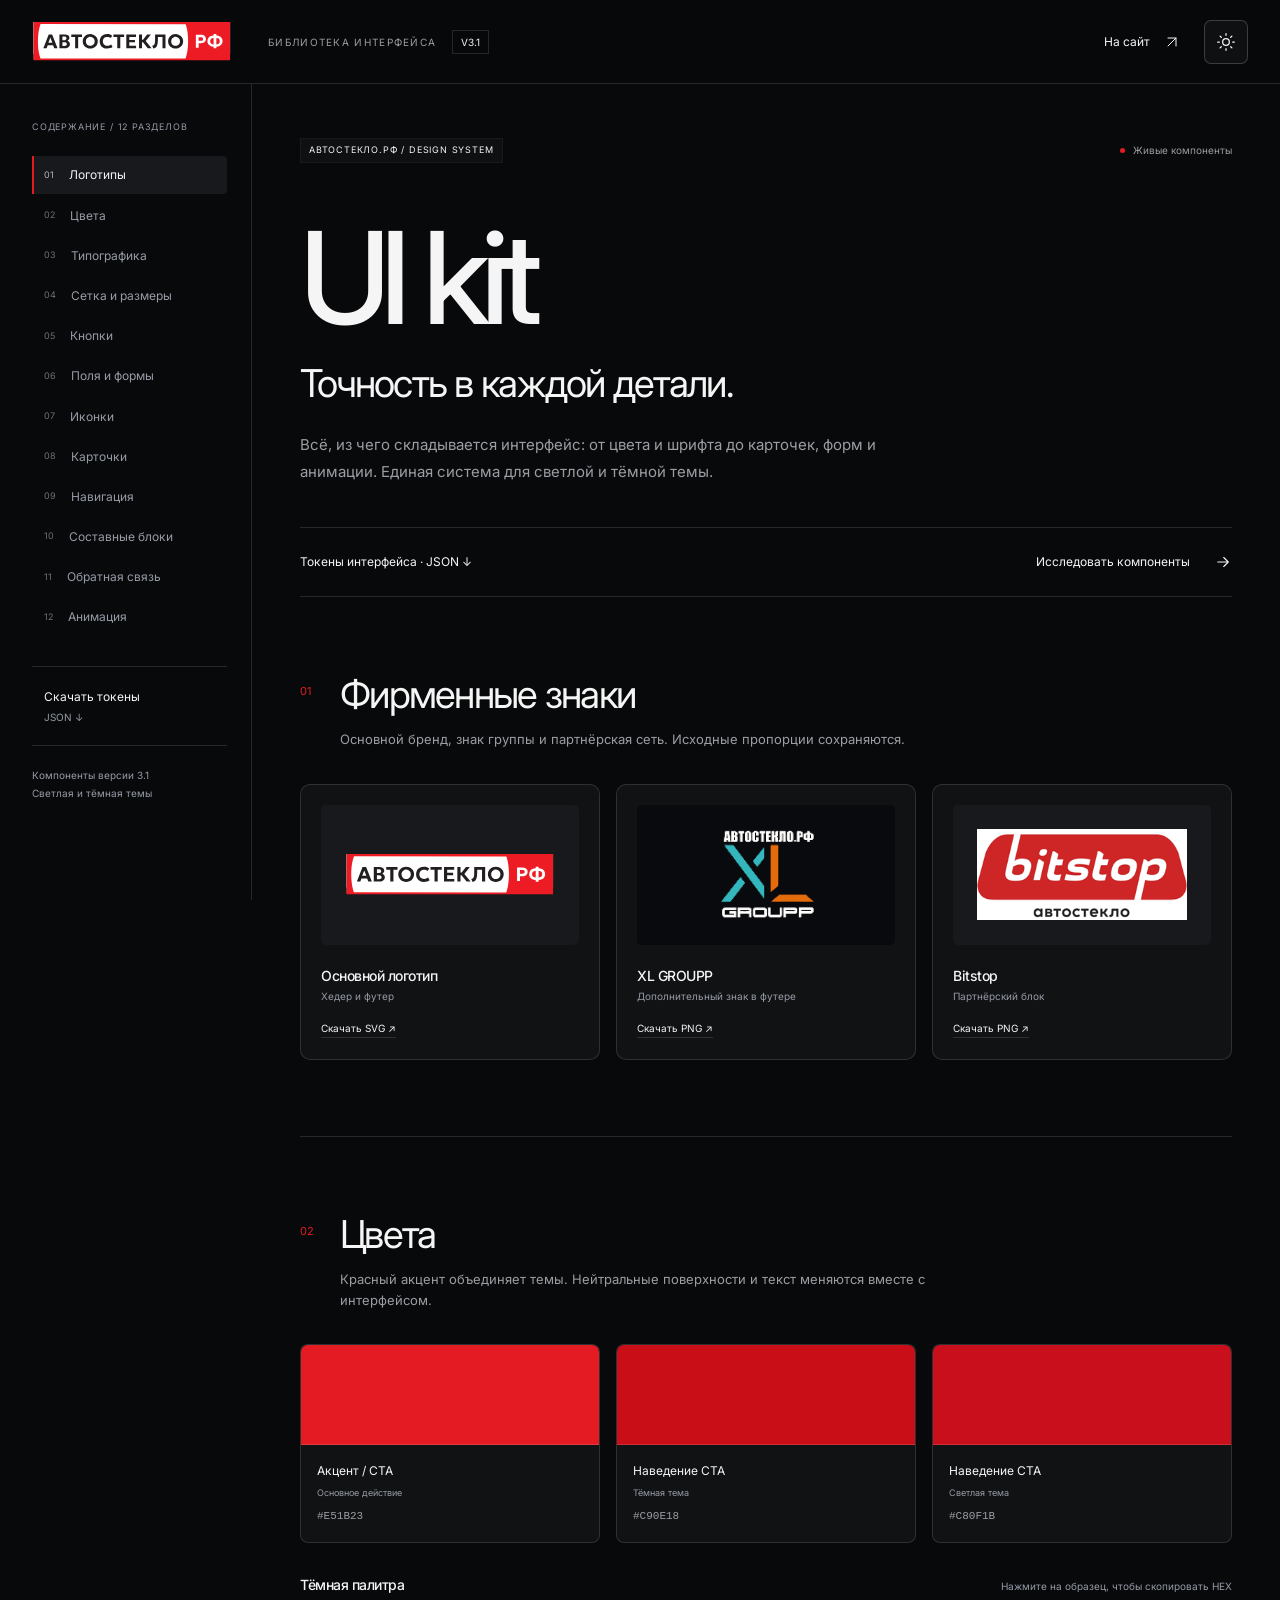
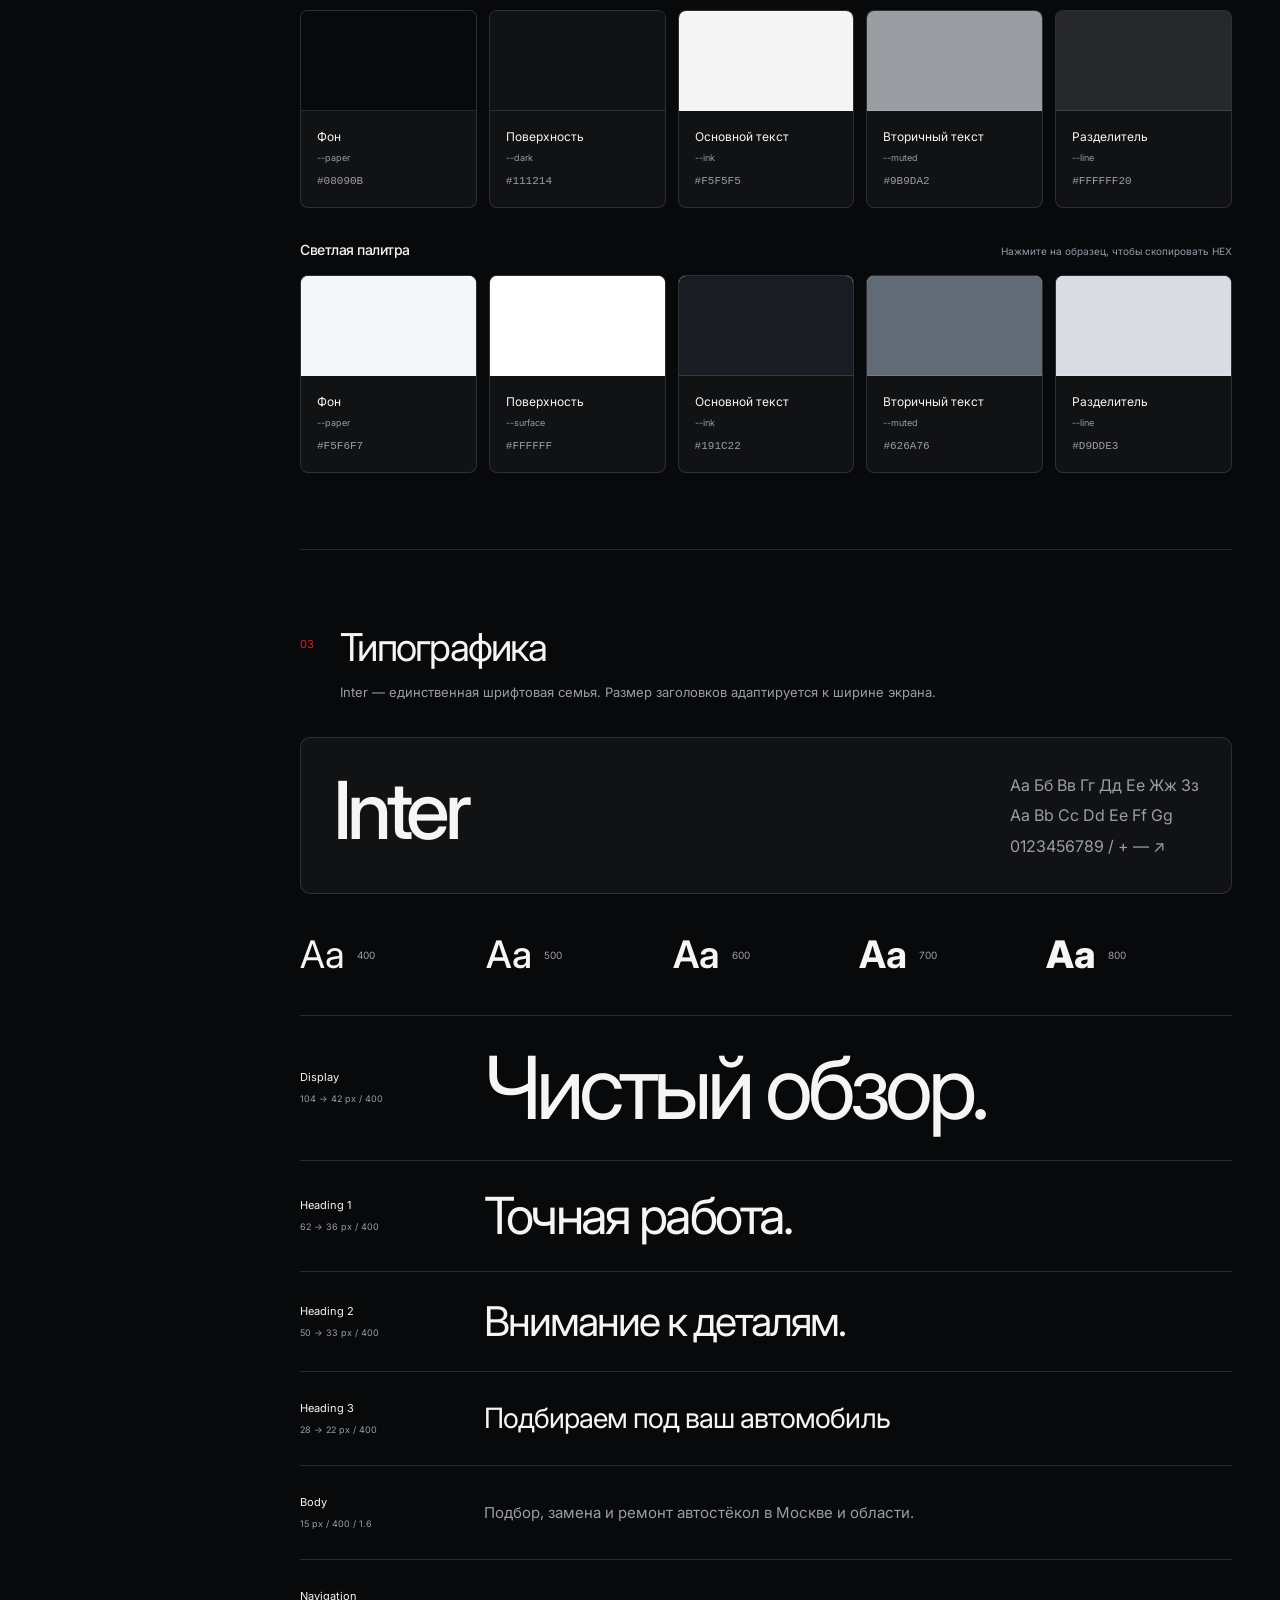
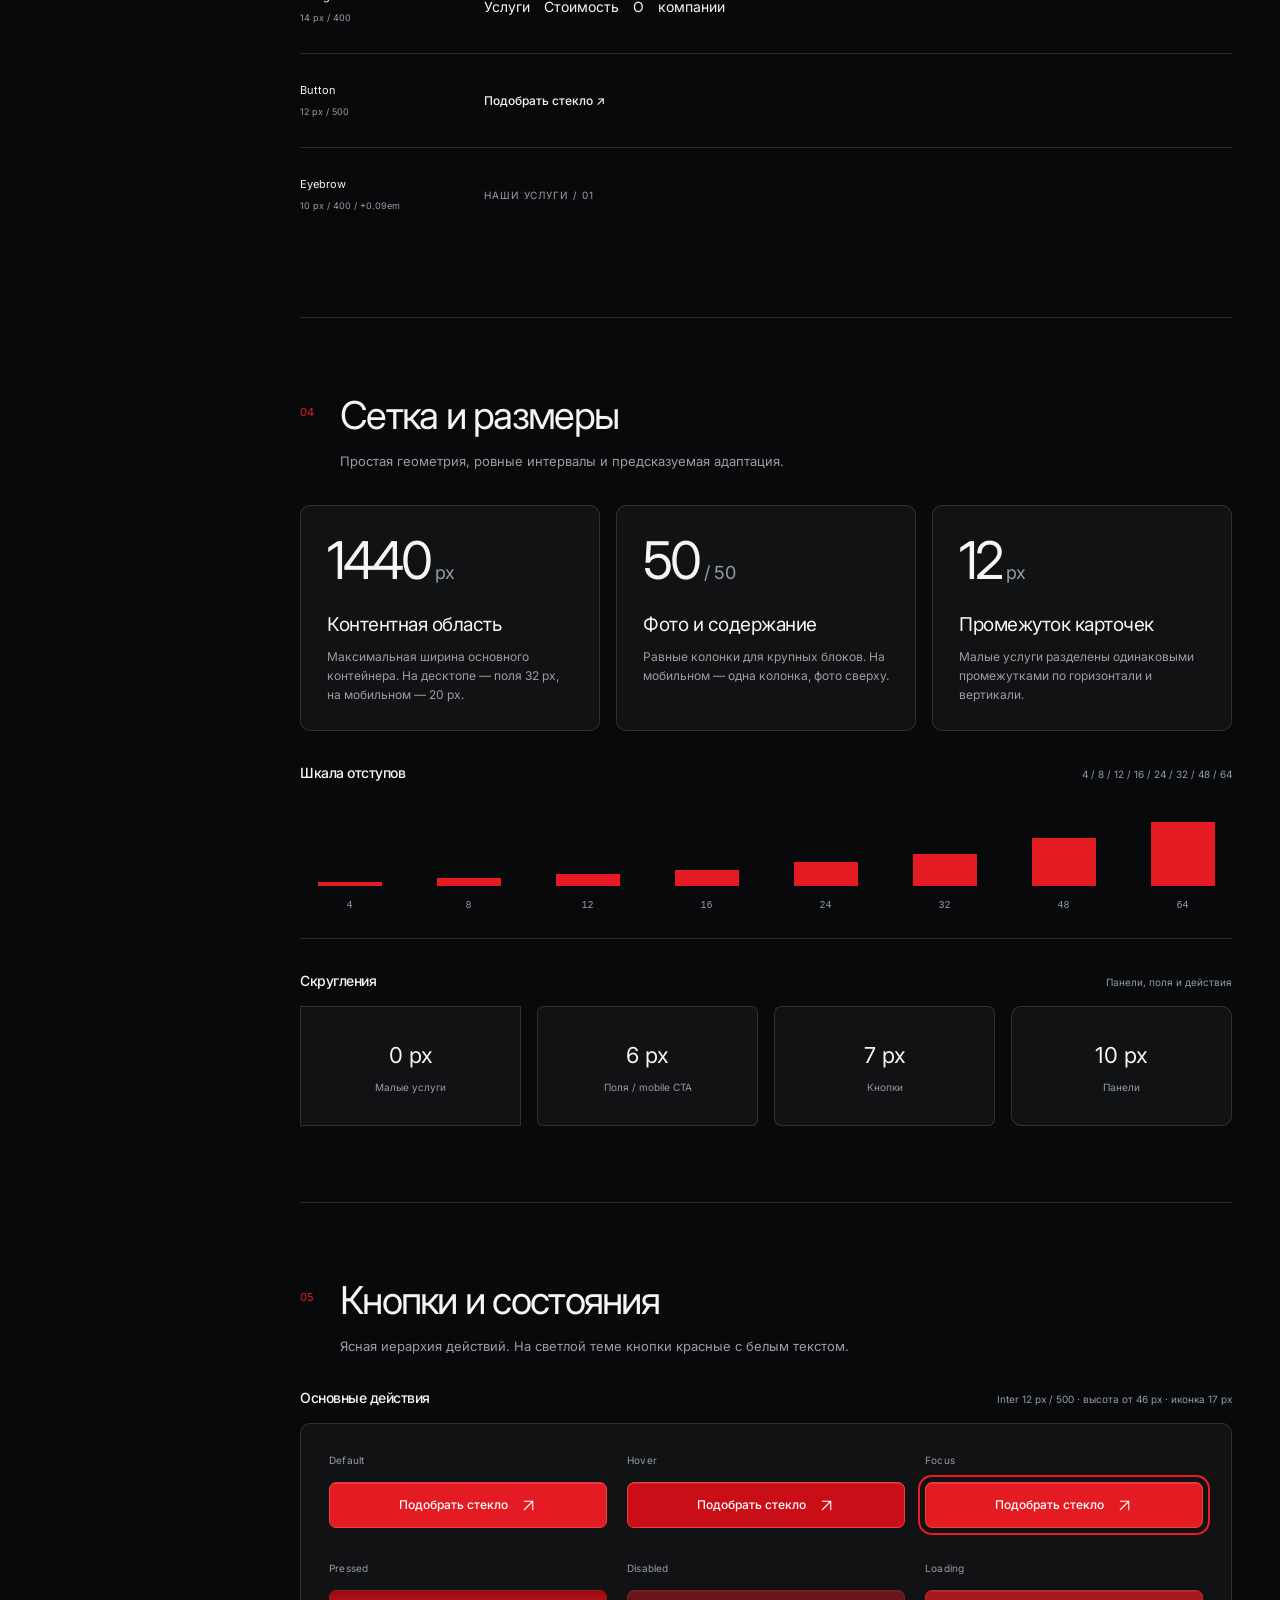
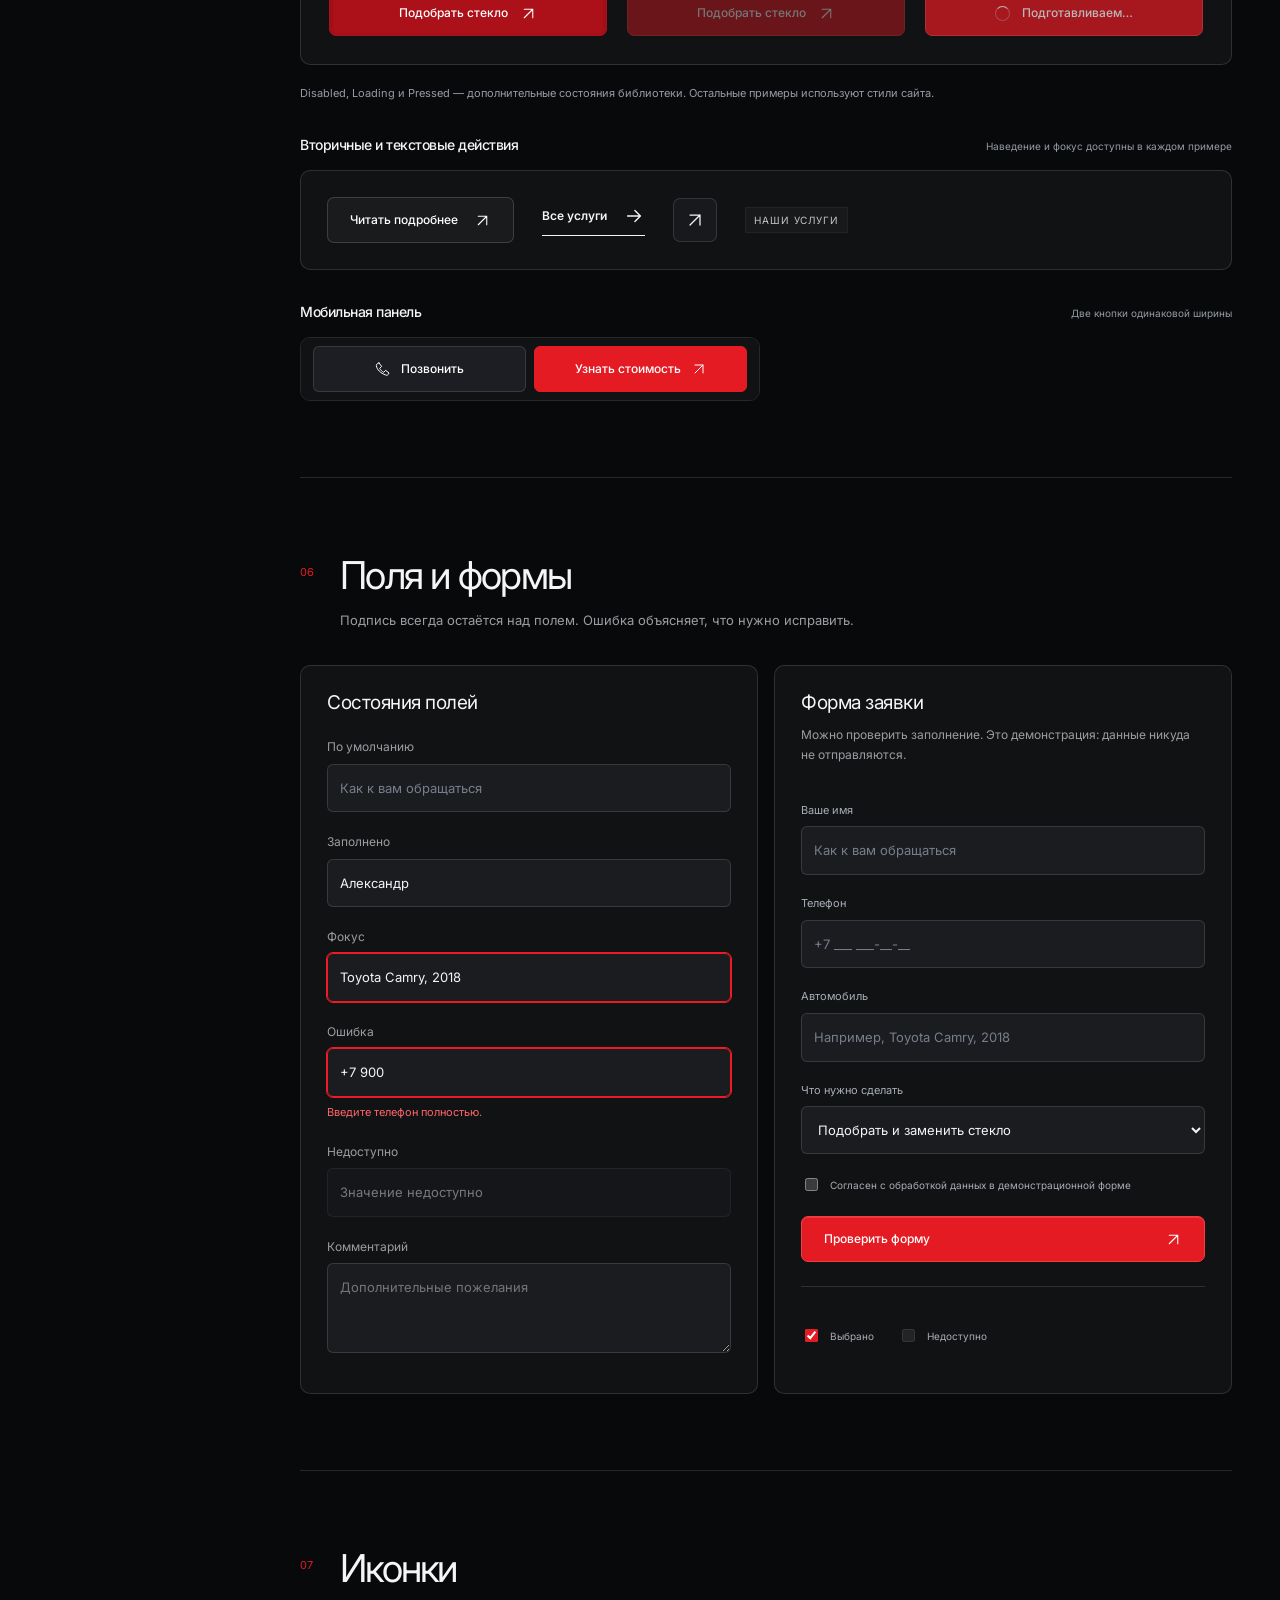
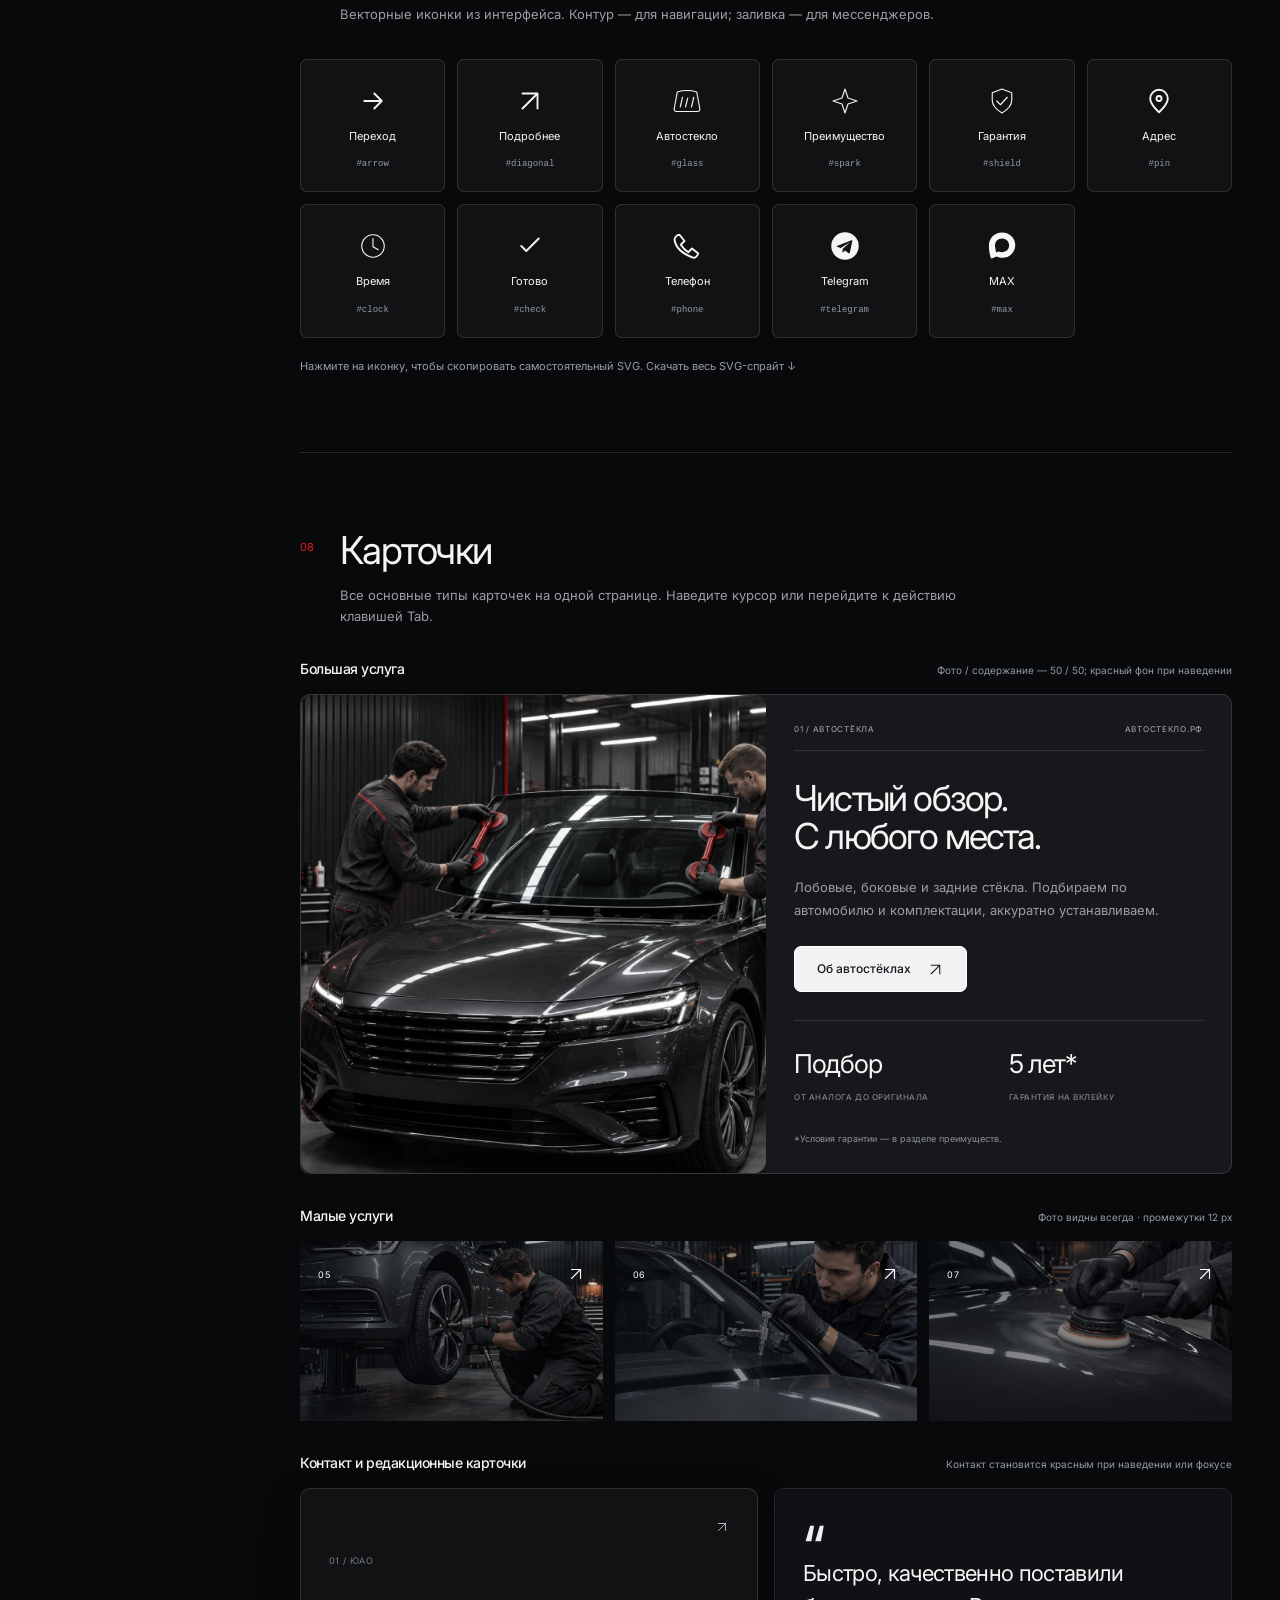
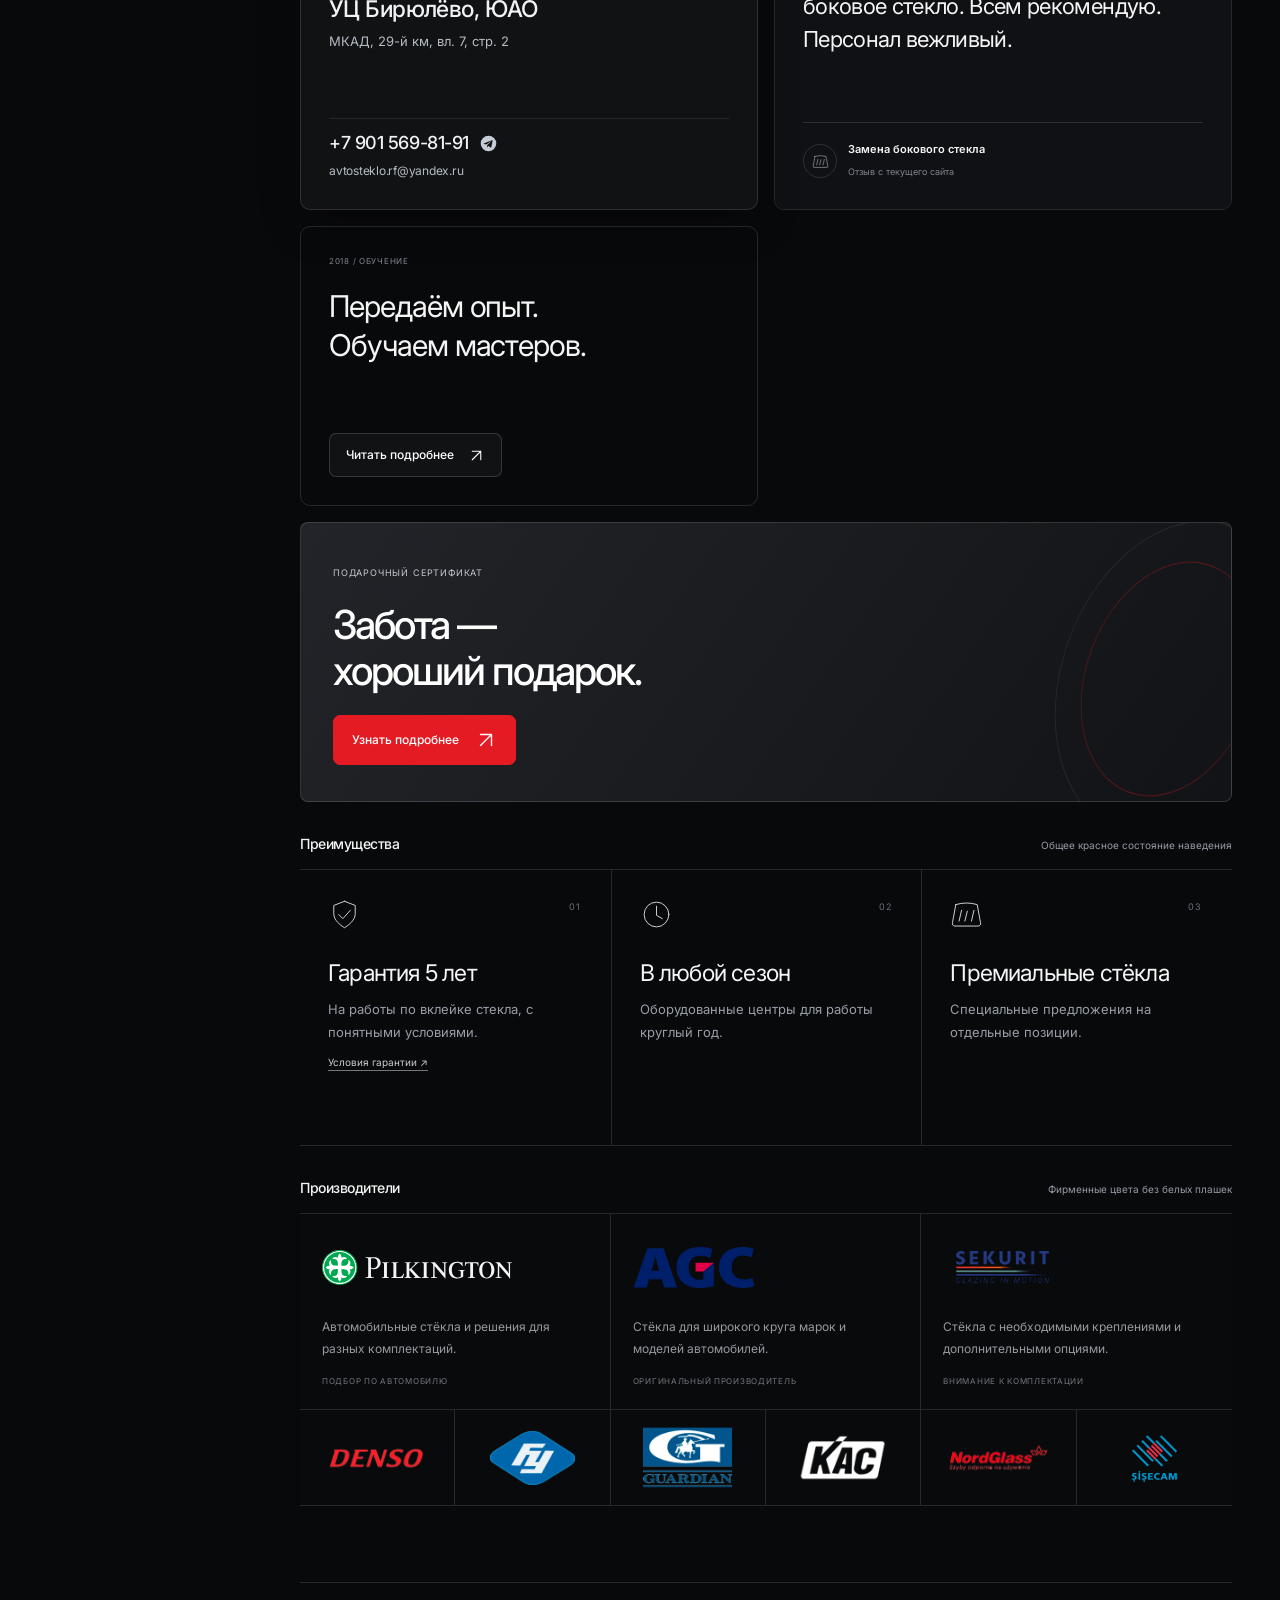
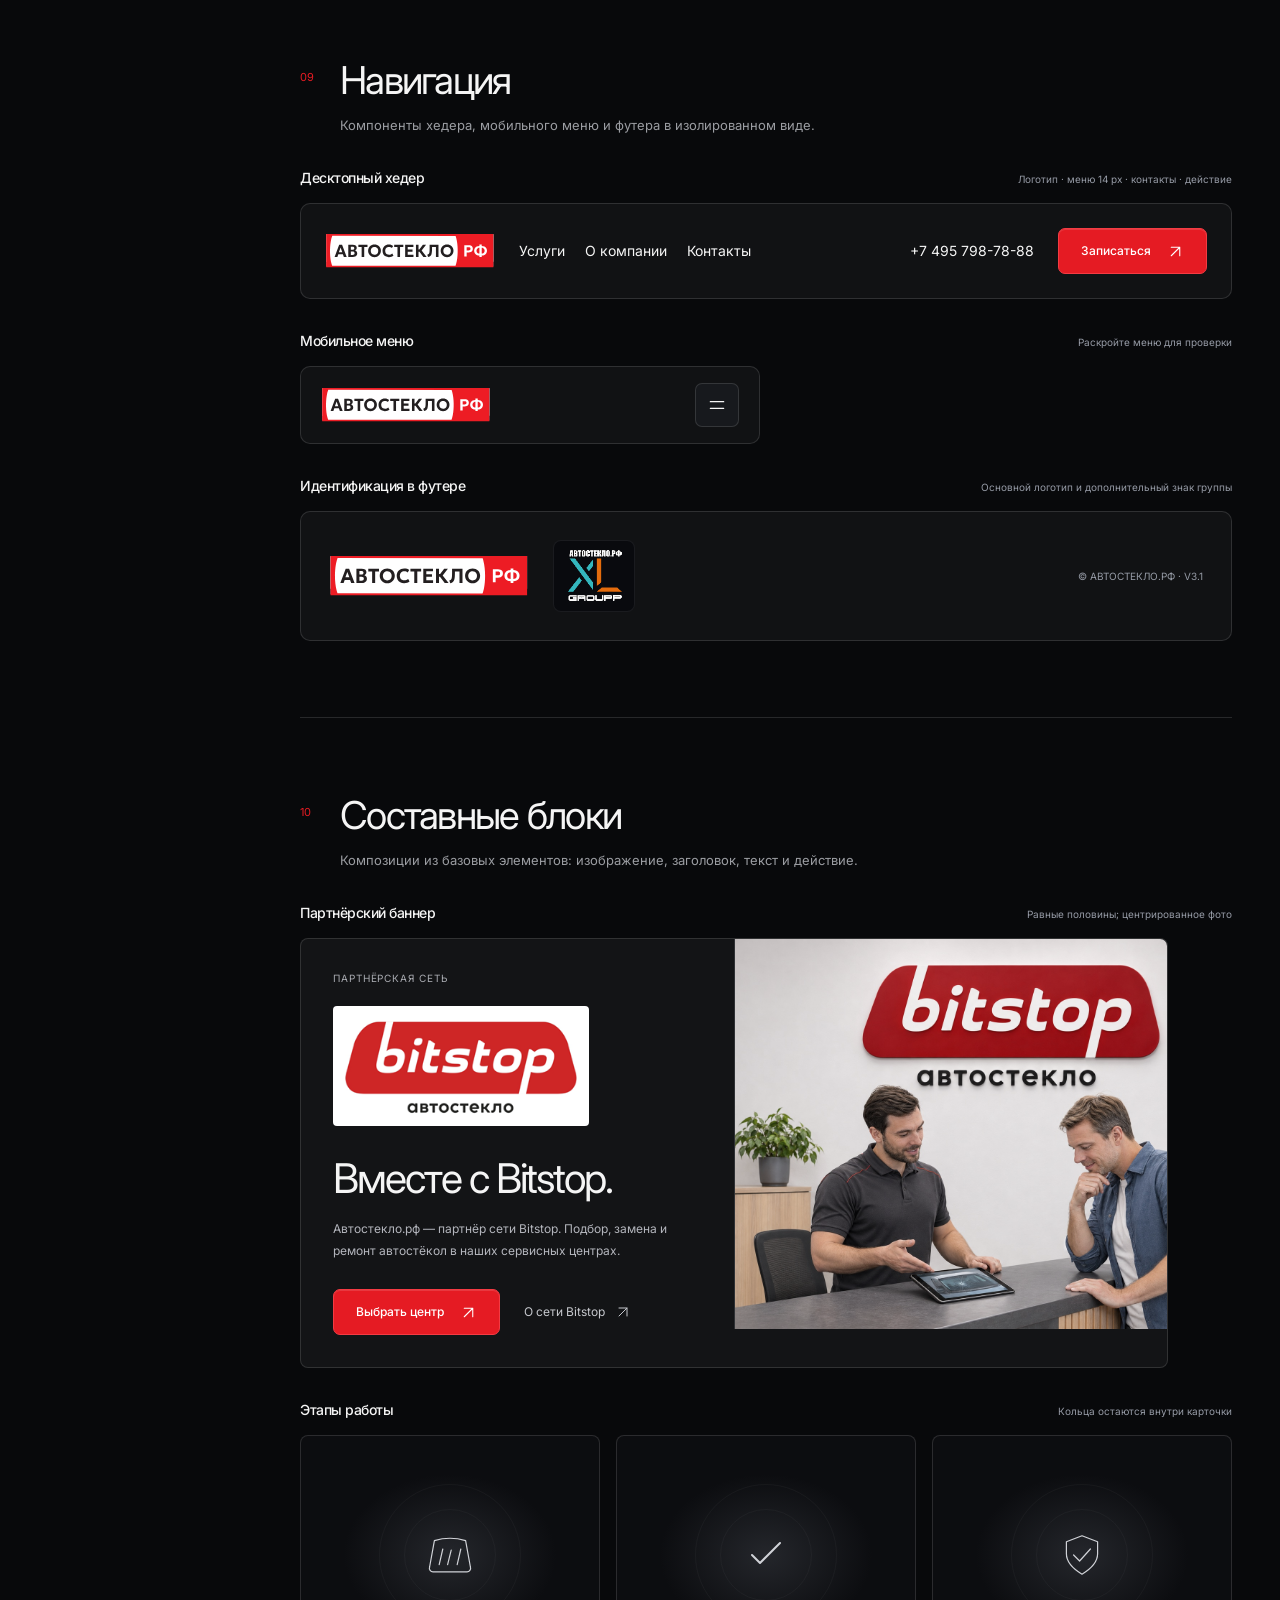
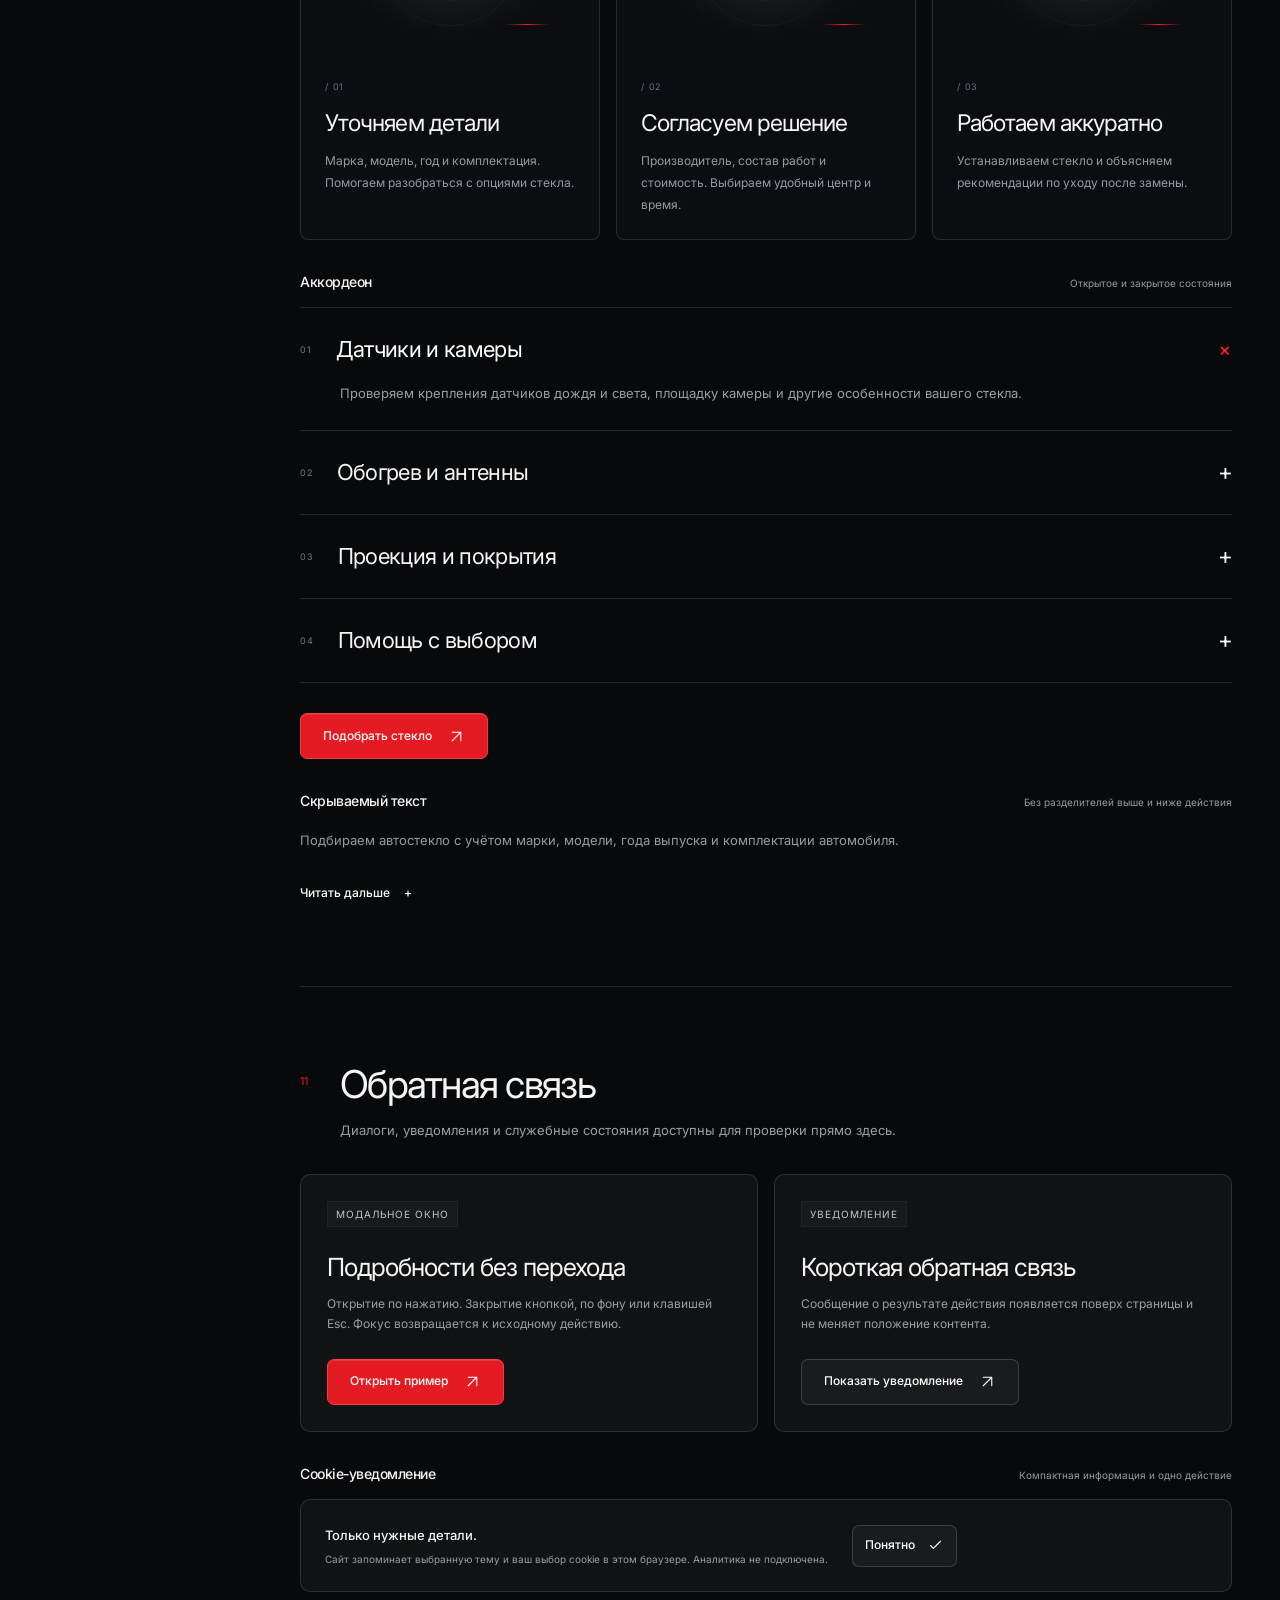
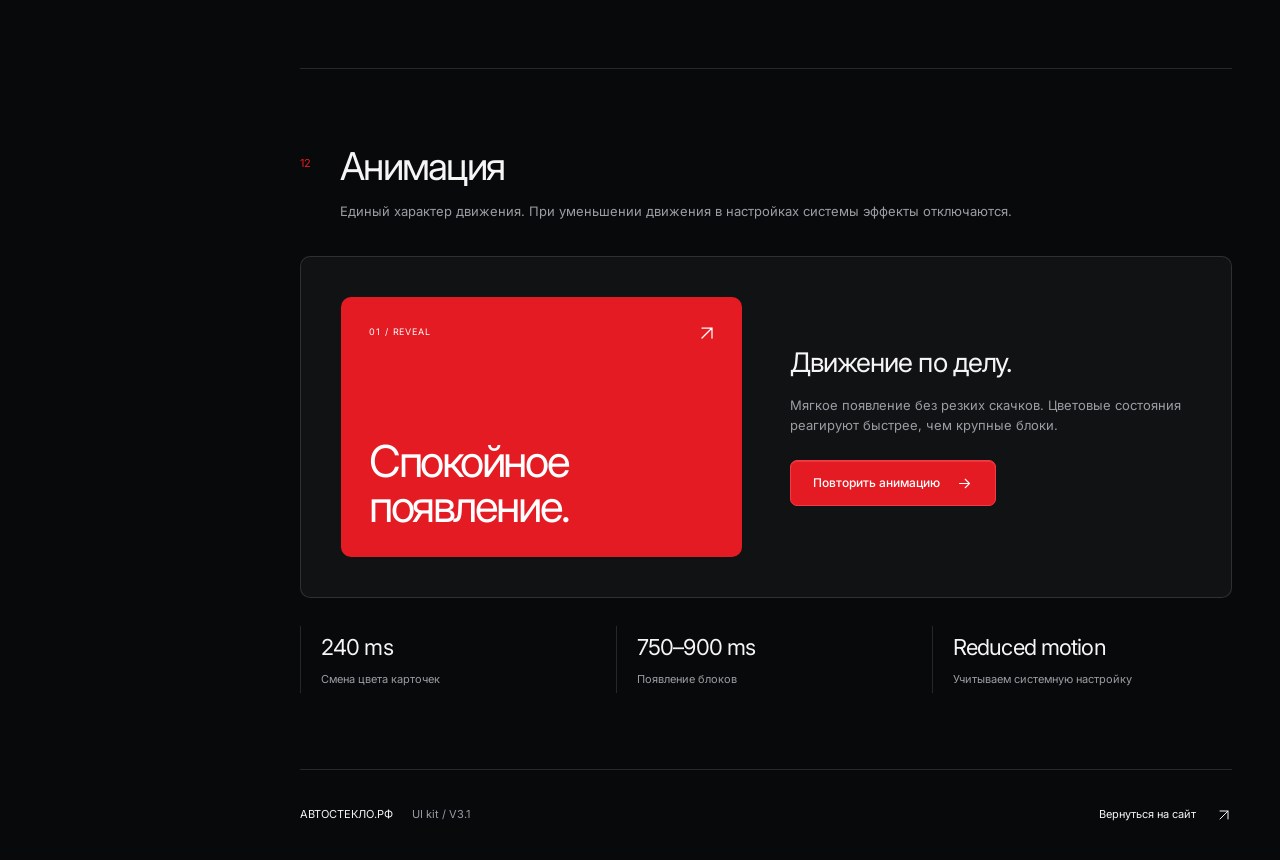
<file: v3.1/ui-kit/index.html>
<!doctype html><html class="kit-root" lang="ru" data-theme="dark"><head><meta charset="utf-8"><meta name="viewport" content="width=device-width,initial-scale=1"><meta name="theme-color" content="#08090b"><meta name="robots" content="noindex"><title>UI kit — Автостекло РФ / V3.1</title><meta name="description" content="Библиотека интерфейса Автостекло РФ: компоненты, состояния, типографика и две цветовые темы."><link rel="icon" type="image/svg+xml" href="../assets/brand-logo.svg"><script src="../theme.js"></script><link rel="preconnect" href="https://fonts.googleapis.com"><link rel="preconnect" href="https://fonts.gstatic.com" crossorigin><link href="https://fonts.googleapis.com/css2?family=Inter:wght@400;500;600;700;800&display=swap" rel="stylesheet"><link rel="stylesheet" href="../base.css?v=20261109-kit1"><link rel="stylesheet" href="../styles.css?v=20261109-kit1"><link rel="stylesheet" href="../hero-layout.css?v=20261109-kit1"><link rel="stylesheet" href="../brands.css?v=20261109-kit1"><link rel="stylesheet" href="../bitstop.css?v=20261109-kit1"><link rel="stylesheet" href="../theme-light.css?v=20261109-kit1"><link rel="stylesheet" href="../theme-controls.css?v=20261109-kit1"><link rel="stylesheet" href="../footer-identity.css?v=20261109-kit1"><link rel="stylesheet" href="../card-states.css?v=20261109-kit1"><link rel="stylesheet" href="ui-kit.css?v=1"><script src="ui-kit.js?v=1" defer></script></head><body class="kit-page"><a class="skip" href="#kit-main">Перейти к содержанию</a><svg class="svg-defs" aria-hidden="true"><defs>
<symbol id="arrow" viewBox="0 0 24 24"><path d="M5 12h14M13 6l6 6-6 6"/></symbol>
<symbol id="diagonal" viewBox="0 0 24 24"><path d="M6 18 18 6M6 6h12v12"/></symbol>
<symbol id="glass" viewBox="0 0 40 40"><path d="m7 8-4 22a3 3 0 0 0 3 4h28a3 3 0 0 0 3-4L33 8a45 45 0 0 0-26 0Z"/><path d="m14 15-3 13m10-12-3 12m11-13-3 13"/></symbol>
<symbol id="spark" viewBox="0 0 40 40"><path d="m20 4 4 12 12 4-12 4-4 12-4-12-12-4 12-4 4-12Z"/></symbol>
<symbol id="shield" viewBox="0 0 40 40"><path d="m20 4 13 5v10c0 8-8 14-13 17C15 33 7 27 7 19V9l13-5Z"/><path d="m13 20 5 5 9-10"/></symbol>
<symbol id="pin" viewBox="0 0 24 24"><path d="M19 10c0 5-7 11-7 11S5 15 5 10a7 7 0 1 1 14 0Z"/><circle cx="12" cy="10" r="2"/></symbol>
<symbol id="clock" viewBox="0 0 40 40"><circle cx="20" cy="20" r="15"/><path d="M20 10v11l7 4"/></symbol>
<symbol id="check" viewBox="0 0 24 24"><path d="m5 12 4 4L19 6"/></symbol>
<symbol id="phone" viewBox="0 0 24 24"><path d="m6 3 4 5-3 3c2 3 3 4 6 6l3-3 5 4c-1 3-3 4-5 3C8 18 3 13 2 7c0-2 2-4 4-4Z"/></symbol>
<symbol id="telegram" viewBox="0 0 24 24"><path fill-rule="evenodd" d="M12 1a11 11 0 1 0 0 22 11 11 0 0 0 0-22ZM6.1 11.7l11-4.3c.5-.2.9.1.7.8l-1.9 9c-.1.6-.5.8-1 .5l-2.9-2.2-1.4 1.4c-.2.2-.3.3-.6.3l.2-3 5.4-4.8c.2-.2 0-.3-.3-.1l-6.7 4.2-2.9-.9c-.6-.2-.6-.6.4-.9Z" clip-rule="evenodd"/></symbol>
<symbol id="max" viewBox="0 0 24 24"><path fill-rule="evenodd" d="M12.2 1.2C6 1.2 1.5 5.7 1.5 11.8c0 2.7.5 6.4 1.4 9.3.2.7.8 1 1.4.7l3.3-1.5c1.4.7 3 1.1 4.6 1.1 5.9 0 10.4-4.5 10.4-10.1S18.1 1.2 12.2 1.2ZM12 5.9c3.3 0 5.7 2.4 5.7 5.5s-2.4 5.5-5.7 5.5c-1 0-1.9-.2-2.7-.6l-2 .8-.6-3.2c-.2-.8-.3-1.5-.3-2.3C6.4 8.3 8.7 5.9 12 5.9Z" clip-rule="evenodd"/></symbol>
</defs></svg><header class="kit-header"><a href="../" aria-label="Открыть сайт V3.1"><img src="../assets/brand-logo.svg" alt="АВТОСТЕКЛО РФ" width="200" height="40"></a><div class="kit-header-label">БИБЛИОТЕКА ИНТЕРФЕЙСА <span>V3.1</span></div><div class="kit-header-actions"><a href="../" class="kit-back">На сайт <svg aria-hidden="true"><use href="#diagonal"/></svg></a><button id="theme-toggle" class="theme-toggle" type="button" aria-label="Включить светлую тему" title="Включить светлую тему" hidden><svg class="theme-sun" viewBox="0 0 24 24" aria-hidden="true"><circle cx="12" cy="12" r="4"/><path d="M12 2v2m0 16v2M2 12h2m16 0h2M4.93 4.93l1.42 1.42m11.3 11.3 1.42 1.42M4.93 19.07l1.42-1.42m11.3-11.3 1.42-1.42"/></svg><svg class="theme-moon" viewBox="0 0 24 24" aria-hidden="true"><path d="M20.6 13a8.7 8.7 0 0 1-9.6-9.6A8.7 8.7 0 1 0 20.6 13Z"/></svg></button></div></header><aside class="kit-sidebar"><div class="kit-nav-label">СОДЕРЖАНИЕ / 12 РАЗДЕЛОВ</div><nav class="kit-nav" aria-label="Разделы UI kit"><a href="#identity"><span>01</span>Логотипы</a><a href="#colors"><span>02</span>Цвета</a><a href="#type"><span>03</span>Типографика</a><a href="#geometry"><span>04</span>Сетка и размеры</a><a href="#buttons"><span>05</span>Кнопки</a><a href="#forms"><span>06</span>Поля и формы</a><a href="#icons"><span>07</span>Иконки</a><a href="#cards"><span>08</span>Карточки</a><a href="#navigation"><span>09</span>Навигация</a><a href="#patterns"><span>10</span>Составные блоки</a><a href="#feedback"><span>11</span>Обратная связь</a><a href="#motion"><span>12</span>Анимация</a></nav><a class="kit-download" id="download-tokens" href="tokens.json" download="autosteklo-v3.1-tokens.json">Скачать токены <span>JSON ↓</span></a><p class="kit-sidebar-note">Компоненты версии 3.1<br>Светлая и тёмная темы</p></aside><main id="kit-main" class="kit-main"><div class="kit-intro"><div class="kit-intro-top"><span class="eyebrow">АВТОСТЕКЛО.РФ / DESIGN SYSTEM</span><span class="kit-live"><i></i>Живые компоненты</span></div><h1>UI kit<span>Точность в каждой детали.</span></h1><p>Всё, из чего складывается интерфейс: от цвета и шрифта до карточек, форм и анимации. Единая система для светлой и тёмной темы.</p><div class="kit-intro-bottom"><a class="kit-token-link" href="tokens.json" download="autosteklo-v3.1-tokens.json">Токены интерфейса · JSON ↓</a><a href="#buttons">Исследовать компоненты <svg aria-hidden="true"><use href="#arrow"/></svg></a></div></div><section id="identity" class="kit-section" aria-labelledby="identity-title"><div class="kit-section-heading"><span class="kit-index">01</span><div><h2 id="identity-title">Фирменные знаки</h2><p>Основной бренд, знак группы и партнёрская сеть. Исходные пропорции сохраняются.</p></div></div><div class="kit-grid three kit-identity"><div class="kit-panel"><div class="kit-logo-stage"><img src="../assets/brand-logo.svg" alt="АВТОСТЕКЛО РФ"></div><div class="kit-caption"><h3>Основной логотип</h3><span>Хедер и футер</span></div><a href="../assets/brand-logo.svg" download>Скачать SVG ↗</a></div><div class="kit-panel"><div class="kit-logo-stage kit-logo-dark"><img class="kit-xl" src="../../assets/brand-logo.png" alt="XL GROUPP"></div><div class="kit-caption"><h3>XL GROUPP</h3><span>Дополнительный знак в футере</span></div><a href="../../assets/brand-logo.png" download>Скачать PNG ↗</a></div><div class="kit-panel"><div class="kit-logo-stage"><img src="../assets/logos/bitstop.png" alt="Bitstop"></div><div class="kit-caption"><h3>Bitstop</h3><span>Партнёрский блок</span></div><a href="../assets/logos/bitstop.png" download>Скачать PNG ↗</a></div></div></section><section id="colors" class="kit-section" aria-labelledby="colors-title"><div class="kit-section-heading"><span class="kit-index">02</span><div><h2 id="colors-title">Цвета</h2><p>Красный акцент объединяет темы. Нейтральные поверхности и текст меняются вместе с интерфейсом.</p></div></div><div class="kit-grid three"><button class="kit-swatch" data-copy="#e51b23" aria-label="Скопировать Акцент / CTA: #e51b23"><span class="kit-color" style="--swatch:#e51b23"></span><span class="kit-swatch-name">Акцент / CTA<small>Основное действие</small></span><code>#E51B23</code></button><button class="kit-swatch" data-copy="#c90e18" aria-label="Скопировать Наведение CTA: #c90e18"><span class="kit-color" style="--swatch:#c90e18"></span><span class="kit-swatch-name">Наведение CTA<small>Тёмная тема</small></span><code>#C90E18</code></button><button class="kit-swatch" data-copy="#c80f1b" aria-label="Скопировать Наведение CTA: #c80f1b"><span class="kit-color" style="--swatch:#c80f1b"></span><span class="kit-swatch-name">Наведение CTA<small>Светлая тема</small></span><code>#C80F1B</code></button></div><div class="kit-caption"><h3>Тёмная палитра</h3><span>Нажмите на образец, чтобы скопировать HEX</span></div><div class="kit-palette dark"><button class="kit-swatch" data-copy="#08090b" aria-label="Скопировать Фон: #08090b"><span class="kit-color" style="--swatch:#08090b"></span><span class="kit-swatch-name">Фон<small>--paper</small></span><code>#08090B</code></button><button class="kit-swatch" data-copy="#111214" aria-label="Скопировать Поверхность: #111214"><span class="kit-color" style="--swatch:#111214"></span><span class="kit-swatch-name">Поверхность<small>--dark</small></span><code>#111214</code></button><button class="kit-swatch" data-copy="#f5f5f5" aria-label="Скопировать Основной текст: #f5f5f5"><span class="kit-color" style="--swatch:#f5f5f5"></span><span class="kit-swatch-name">Основной текст<small>--ink</small></span><code>#F5F5F5</code></button><button class="kit-swatch" data-copy="#9b9da2" aria-label="Скопировать Вторичный текст: #9b9da2"><span class="kit-color" style="--swatch:#9b9da2"></span><span class="kit-swatch-name">Вторичный текст<small>--muted</small></span><code>#9B9DA2</code></button><button class="kit-swatch" data-copy="#ffffff20" aria-label="Скопировать Разделитель: #ffffff20"><span class="kit-color" style="--swatch:#ffffff20"></span><span class="kit-swatch-name">Разделитель<small>--line</small></span><code>#FFFFFF20</code></button></div><div class="kit-caption"><h3>Светлая палитра</h3><span>Нажмите на образец, чтобы скопировать HEX</span></div><div class="kit-palette light"><button class="kit-swatch" data-copy="#f5f6f7" aria-label="Скопировать Фон: #f5f6f7"><span class="kit-color" style="--swatch:#f5f6f7"></span><span class="kit-swatch-name">Фон<small>--paper</small></span><code>#F5F6F7</code></button><button class="kit-swatch" data-copy="#ffffff" aria-label="Скопировать Поверхность: #ffffff"><span class="kit-color" style="--swatch:#ffffff"></span><span class="kit-swatch-name">Поверхность<small>--surface</small></span><code>#FFFFFF</code></button><button class="kit-swatch" data-copy="#191c22" aria-label="Скопировать Основной текст: #191c22"><span class="kit-color" style="--swatch:#191c22"></span><span class="kit-swatch-name">Основной текст<small>--ink</small></span><code>#191C22</code></button><button class="kit-swatch" data-copy="#626a76" aria-label="Скопировать Вторичный текст: #626a76"><span class="kit-color" style="--swatch:#626a76"></span><span class="kit-swatch-name">Вторичный текст<small>--muted</small></span><code>#626A76</code></button><button class="kit-swatch" data-copy="#d9dde3" aria-label="Скопировать Разделитель: #d9dde3"><span class="kit-color" style="--swatch:#d9dde3"></span><span class="kit-swatch-name">Разделитель<small>--line</small></span><code>#D9DDE3</code></button></div></section><section id="type" class="kit-section" aria-labelledby="type-title"><div class="kit-section-heading"><span class="kit-index">03</span><div><h2 id="type-title">Типографика</h2><p>Inter — единственная шрифтовая семья. Размер заголовков адаптируется к ширине экрана.</p></div></div><div class="kit-type-intro"><strong>Inter</strong><div>Аа Бб Вв Гг Дд Ее Жж Зз<br>Aa Bb Cc Dd Ee Ff Gg<br>0123456789 / + — ↗</div></div><div class="kit-weight-row"><span style="font-weight:400">Аа <small>400</small></span><span style="font-weight:500">Аа <small>500</small></span><span style="font-weight:600">Аа <small>600</small></span><span style="font-weight:700">Аа <small>700</small></span><span style="font-weight:800">Аа <small>800</small></span></div><div class="kit-type-list"><div class="kit-type-row"><div class="kit-type-meta">Display<small>104 → 42 px / 400</small></div><div class="kit-display">Чистый обзор.</div></div><div class="kit-type-row"><div class="kit-type-meta">Heading 1<small>62 → 36 px / 400</small></div><div class="kit-heading">Точная работа.</div></div><div class="kit-type-row"><div class="kit-type-meta">Heading 2<small>50 → 33 px / 400</small></div><div class="kit-subheading">Внимание к деталям.</div></div><div class="kit-type-row"><div class="kit-type-meta">Heading 3<small>28 → 22 px / 400</small></div><div class="kit-card-title">Подбираем под ваш автомобиль</div></div><div class="kit-type-row"><div class="kit-type-meta">Body<small>15 px / 400 / 1.6</small></div><div class="kit-body-text">Подбор, замена и ремонт автостёкол в Москве и области.</div></div><div class="kit-type-row"><div class="kit-type-meta">Navigation<small>14 px / 400</small></div><div class="kit-menu-type">Услуги   Стоимость   О компании</div></div><div class="kit-type-row"><div class="kit-type-meta">Button<small>12 px / 500</small></div><div class="kit-button-type">Подобрать стекло ↗</div></div><div class="kit-type-row"><div class="kit-type-meta">Eyebrow<small>10 px / 400 / +0.09em</small></div><div class="kit-eyebrow-type">НАШИ УСЛУГИ / 01</div></div></div></section><section id="geometry" class="kit-section" aria-labelledby="geometry-title"><div class="kit-section-heading"><span class="kit-index">04</span><div><h2 id="geometry-title">Сетка и размеры</h2><p>Простая геометрия, ровные интервалы и предсказуемая адаптация.</p></div></div><div class="kit-grid three"><div class="kit-panel"><span class="kit-big-number">1440<span>px</span></span><h3>Контентная область</h3><p>Максимальная ширина основного контейнера. На десктопе — поля 32 px, на мобильном — 20 px.</p></div><div class="kit-panel"><span class="kit-big-number">50<span>/ 50</span></span><h3>Фото и содержание</h3><p>Равные колонки для крупных блоков. На мобильном — одна колонка, фото сверху.</p></div><div class="kit-panel"><span class="kit-big-number">12<span>px</span></span><h3>Промежуток карточек</h3><p>Малые услуги разделены одинаковыми промежутками по горизонтали и вертикали.</p></div></div><div class="kit-caption"><h3>Шкала отступов</h3><span>4 / 8 / 12 / 16 / 24 / 32 / 48 / 64</span></div><div class="kit-spacing"><div><span style="height:4px"></span><code>4</code></div><div><span style="height:8px"></span><code>8</code></div><div><span style="height:12px"></span><code>12</code></div><div><span style="height:16px"></span><code>16</code></div><div><span style="height:24px"></span><code>24</code></div><div><span style="height:32px"></span><code>32</code></div><div><span style="height:48px"></span><code>48</code></div><div><span style="height:64px"></span><code>64</code></div></div><div class="kit-caption"><h3>Скругления</h3><span>Панели, поля и действия</span></div><div class="kit-grid four"><div class="kit-radius" style="border-radius:0px"><strong>0 px</strong><span>Малые услуги</span></div><div class="kit-radius" style="border-radius:6px"><strong>6 px</strong><span>Поля / mobile CTA</span></div><div class="kit-radius" style="border-radius:7px"><strong>7 px</strong><span>Кнопки</span></div><div class="kit-radius" style="border-radius:10px"><strong>10 px</strong><span>Панели</span></div></div></section><section id="buttons" class="kit-section" aria-labelledby="buttons-title"><div class="kit-section-heading"><span class="kit-index">05</span><div><h2 id="buttons-title">Кнопки и состояния</h2><p>Ясная иерархия действий. На светлой теме кнопки красные с белым текстом.</p></div></div><div class="kit-caption"><h3>Основные действия</h3><span>Inter 12 px / 500 · высота от 46 px · иконка 17 px</span></div><div class="kit-button-states"><div><span class="kit-state-label">Default</span><button type="button" class="btn accent " data-show-toast>Подобрать стекло <svg aria-hidden="true"><use href="#diagonal"/></svg></button></div><div><span class="kit-state-label">Hover</span><button type="button" class="btn accent kit-hover" data-show-toast>Подобрать стекло <svg aria-hidden="true"><use href="#diagonal"/></svg></button></div><div><span class="kit-state-label">Focus</span><button type="button" class="btn accent kit-focus" data-show-toast>Подобрать стекло <svg aria-hidden="true"><use href="#diagonal"/></svg></button></div><div><span class="kit-state-label">Pressed</span><button type="button" class="btn accent kit-pressed" data-show-toast>Подобрать стекло <svg aria-hidden="true"><use href="#diagonal"/></svg></button></div><div><span class="kit-state-label">Disabled</span><button type="button" class="btn accent " disabled>Подобрать стекло <svg aria-hidden="true"><use href="#diagonal"/></svg></button></div><div><span class="kit-state-label">Loading</span><button type="button" class="btn accent kit-loading" disabled aria-busy="true">Подготавливаем… <svg aria-hidden="true"><use href="#diagonal"/></svg></button></div></div><p class="kit-footnote">Disabled, Loading и Pressed — дополнительные состояния библиотеки. Остальные примеры используют стили сайта.</p><div class="kit-caption"><h3>Вторичные и текстовые действия</h3><span>Наведение и фокус доступны в каждом примере</span></div><div class="kit-panel kit-action-row"><button type="button" class="btn dark" data-show-toast>Читать подробнее <svg aria-hidden="true"><use href="#diagonal"/></svg></button><button type="button" class="text-button" data-show-toast>Все услуги <svg aria-hidden="true"><use href="#arrow"/></svg></button><button type="button" class="kit-icon-button" data-show-toast aria-label="Далее"><svg aria-hidden="true"><use href="#diagonal"/></svg></button><span class="eyebrow">Наши услуги</span></div><div class="kit-caption"><h3>Мобильная панель</h3><span>Две кнопки одинаковой ширины</span></div><div class="kit-mobile-preview kit-demo"><div class="mobile-actions"><a href="tel:+74957987888"><svg aria-hidden="true"><use href="#phone"/></svg>Позвонить</a><button type="button" data-open-dialog>Узнать стоимость <svg aria-hidden="true"><use href="#diagonal"/></svg></button></div></div></section><section id="forms" class="kit-section" aria-labelledby="forms-title"><div class="kit-section-heading"><span class="kit-index">06</span><div><h2 id="forms-title">Поля и формы</h2><p>Подпись всегда остаётся над полем. Ошибка объясняет, что нужно исправить.</p></div></div><div class="kit-grid two"><div class="kit-panel"><h3>Состояния полей</h3><div class="kit-field-stack"><label>По умолчанию<input placeholder="Как к вам обращаться"></label><label>Заполнено<input value="Александр"></label><label>Фокус<input class="kit-input-focus" value="Toyota Camry, 2018"></label><label>Ошибка<input aria-invalid="true" aria-describedby="static-error" value="+7 900"><span class="kit-error" id="static-error">Введите телефон полностью.</span></label><label>Недоступно<input value="Значение недоступно" disabled></label><label>Комментарий<textarea rows="3" placeholder="Дополнительные пожелания"></textarea></label></div></div><div class="kit-panel"><h3>Форма заявки</h3><p class="kit-muted">Можно проверить заполнение. Это демонстрация: данные никуда не отправляются.</p><form id="kit-form" novalidate><label>Ваше имя<input name="name" required maxlength="80" autocomplete="off" placeholder="Как к вам обращаться" aria-describedby="name-error"><span class="kit-error" id="name-error" data-error-for="name" hidden></span></label><label>Телефон<input type="tel" name="phone" required inputmode="tel" autocomplete="off" placeholder="+7 ___ ___-__-__" aria-describedby="phone-error"><span class="kit-error" id="phone-error" data-error-for="phone" hidden></span></label><label>Автомобиль<input name="car" placeholder="Например, Toyota Camry, 2018"></label><label>Что нужно сделать<select name="service"><option>Подобрать и заменить стекло</option><option>Отремонтировать скол или трещину</option><option>Детейлинг</option><option>Нужна консультация</option></select></label><label class="checkbox-label"><input type="checkbox" name="consent" required aria-describedby="consent-error"><span>Согласен с обработкой данных в демонстрационной форме</span></label><span class="kit-error" id="consent-error" data-error-for="consent" hidden></span><button class="btn accent" type="submit">Проверить форму <svg aria-hidden="true"><use href="#diagonal"/></svg></button></form><div class="kit-check-states"><label class="checkbox-label"><input type="checkbox" checked><span>Выбрано</span></label><label class="checkbox-label"><input type="checkbox" disabled><span>Недоступно</span></label></div></div></div></section><section id="icons" class="kit-section" aria-labelledby="icons-title"><div class="kit-section-heading"><span class="kit-index">07</span><div><h2 id="icons-title">Иконки</h2><p>Векторные иконки из интерфейса. Контур — для навигации; заливка — для мессенджеров.</p></div></div><div class="kit-icon-grid"><button class="kit-icon-cell " data-copy="&lt;svg xmlns=&quot;http://www.w3.org/2000/svg&quot; viewBox=&quot;0 0 24 24&quot; width=&quot;24&quot; height=&quot;24&quot; fill=&quot;none&quot; stroke=&quot;currentColor&quot; stroke-width=&quot;1.5&quot; stroke-linecap=&quot;round&quot; stroke-linejoin=&quot;round&quot;&gt;&lt;path d=&quot;M5 12h14M13 6l6 6-6 6&quot;/&gt;&lt;/svg&gt;" aria-label="Скопировать SVG: Переход"><svg aria-hidden="true"><use href="#arrow"/></svg><span>Переход</span><code>#arrow</code></button><button class="kit-icon-cell " data-copy="&lt;svg xmlns=&quot;http://www.w3.org/2000/svg&quot; viewBox=&quot;0 0 24 24&quot; width=&quot;24&quot; height=&quot;24&quot; fill=&quot;none&quot; stroke=&quot;currentColor&quot; stroke-width=&quot;1.5&quot; stroke-linecap=&quot;round&quot; stroke-linejoin=&quot;round&quot;&gt;&lt;path d=&quot;M6 18 18 6M6 6h12v12&quot;/&gt;&lt;/svg&gt;" aria-label="Скопировать SVG: Подробнее"><svg aria-hidden="true"><use href="#diagonal"/></svg><span>Подробнее</span><code>#diagonal</code></button><button class="kit-icon-cell " data-copy="&lt;svg xmlns=&quot;http://www.w3.org/2000/svg&quot; viewBox=&quot;0 0 40 40&quot; width=&quot;24&quot; height=&quot;24&quot; fill=&quot;none&quot; stroke=&quot;currentColor&quot; stroke-width=&quot;1.5&quot; stroke-linecap=&quot;round&quot; stroke-linejoin=&quot;round&quot;&gt;&lt;path d=&quot;m7 8-4 22a3 3 0 0 0 3 4h28a3 3 0 0 0 3-4L33 8a45 45 0 0 0-26 0Z&quot;/&gt;&lt;path d=&quot;m14 15-3 13m10-12-3 12m11-13-3 13&quot;/&gt;&lt;/svg&gt;" aria-label="Скопировать SVG: Автостекло"><svg aria-hidden="true"><use href="#glass"/></svg><span>Автостекло</span><code>#glass</code></button><button class="kit-icon-cell " data-copy="&lt;svg xmlns=&quot;http://www.w3.org/2000/svg&quot; viewBox=&quot;0 0 40 40&quot; width=&quot;24&quot; height=&quot;24&quot; fill=&quot;none&quot; stroke=&quot;currentColor&quot; stroke-width=&quot;1.5&quot; stroke-linecap=&quot;round&quot; stroke-linejoin=&quot;round&quot;&gt;&lt;path d=&quot;m20 4 4 12 12 4-12 4-4 12-4-12-12-4 12-4 4-12Z&quot;/&gt;&lt;/svg&gt;" aria-label="Скопировать SVG: Преимущество"><svg aria-hidden="true"><use href="#spark"/></svg><span>Преимущество</span><code>#spark</code></button><button class="kit-icon-cell " data-copy="&lt;svg xmlns=&quot;http://www.w3.org/2000/svg&quot; viewBox=&quot;0 0 40 40&quot; width=&quot;24&quot; height=&quot;24&quot; fill=&quot;none&quot; stroke=&quot;currentColor&quot; stroke-width=&quot;1.5&quot; stroke-linecap=&quot;round&quot; stroke-linejoin=&quot;round&quot;&gt;&lt;path d=&quot;m20 4 13 5v10c0 8-8 14-13 17C15 33 7 27 7 19V9l13-5Z&quot;/&gt;&lt;path d=&quot;m13 20 5 5 9-10&quot;/&gt;&lt;/svg&gt;" aria-label="Скопировать SVG: Гарантия"><svg aria-hidden="true"><use href="#shield"/></svg><span>Гарантия</span><code>#shield</code></button><button class="kit-icon-cell " data-copy="&lt;svg xmlns=&quot;http://www.w3.org/2000/svg&quot; viewBox=&quot;0 0 24 24&quot; width=&quot;24&quot; height=&quot;24&quot; fill=&quot;none&quot; stroke=&quot;currentColor&quot; stroke-width=&quot;1.5&quot; stroke-linecap=&quot;round&quot; stroke-linejoin=&quot;round&quot;&gt;&lt;path d=&quot;M19 10c0 5-7 11-7 11S5 15 5 10a7 7 0 1 1 14 0Z&quot;/&gt;&lt;circle cx=&quot;12&quot; cy=&quot;10&quot; r=&quot;2&quot;/&gt;&lt;/svg&gt;" aria-label="Скопировать SVG: Адрес"><svg aria-hidden="true"><use href="#pin"/></svg><span>Адрес</span><code>#pin</code></button><button class="kit-icon-cell " data-copy="&lt;svg xmlns=&quot;http://www.w3.org/2000/svg&quot; viewBox=&quot;0 0 40 40&quot; width=&quot;24&quot; height=&quot;24&quot; fill=&quot;none&quot; stroke=&quot;currentColor&quot; stroke-width=&quot;1.5&quot; stroke-linecap=&quot;round&quot; stroke-linejoin=&quot;round&quot;&gt;&lt;circle cx=&quot;20&quot; cy=&quot;20&quot; r=&quot;15&quot;/&gt;&lt;path d=&quot;M20 10v11l7 4&quot;/&gt;&lt;/svg&gt;" aria-label="Скопировать SVG: Время"><svg aria-hidden="true"><use href="#clock"/></svg><span>Время</span><code>#clock</code></button><button class="kit-icon-cell " data-copy="&lt;svg xmlns=&quot;http://www.w3.org/2000/svg&quot; viewBox=&quot;0 0 24 24&quot; width=&quot;24&quot; height=&quot;24&quot; fill=&quot;none&quot; stroke=&quot;currentColor&quot; stroke-width=&quot;1.5&quot; stroke-linecap=&quot;round&quot; stroke-linejoin=&quot;round&quot;&gt;&lt;path d=&quot;m5 12 4 4L19 6&quot;/&gt;&lt;/svg&gt;" aria-label="Скопировать SVG: Готово"><svg aria-hidden="true"><use href="#check"/></svg><span>Готово</span><code>#check</code></button><button class="kit-icon-cell " data-copy="&lt;svg xmlns=&quot;http://www.w3.org/2000/svg&quot; viewBox=&quot;0 0 24 24&quot; width=&quot;24&quot; height=&quot;24&quot; fill=&quot;none&quot; stroke=&quot;currentColor&quot; stroke-width=&quot;1.5&quot; stroke-linecap=&quot;round&quot; stroke-linejoin=&quot;round&quot;&gt;&lt;path d=&quot;m6 3 4 5-3 3c2 3 3 4 6 6l3-3 5 4c-1 3-3 4-5 3C8 18 3 13 2 7c0-2 2-4 4-4Z&quot;/&gt;&lt;/svg&gt;" aria-label="Скопировать SVG: Телефон"><svg aria-hidden="true"><use href="#phone"/></svg><span>Телефон</span><code>#phone</code></button><button class="kit-icon-cell filled" data-copy="&lt;svg xmlns=&quot;http://www.w3.org/2000/svg&quot; viewBox=&quot;0 0 24 24&quot; width=&quot;24&quot; height=&quot;24&quot; fill=&quot;currentColor&quot; stroke=&quot;none&quot; stroke-width=&quot;1.5&quot; stroke-linecap=&quot;round&quot; stroke-linejoin=&quot;round&quot;&gt;&lt;path fill-rule=&quot;evenodd&quot; d=&quot;M12 1a11 11 0 1 0 0 22 11 11 0 0 0 0-22ZM6.1 11.7l11-4.3c.5-.2.9.1.7.8l-1.9 9c-.1.6-.5.8-1 .5l-2.9-2.2-1.4 1.4c-.2.2-.3.3-.6.3l.2-3 5.4-4.8c.2-.2 0-.3-.3-.1l-6.7 4.2-2.9-.9c-.6-.2-.6-.6.4-.9Z&quot; clip-rule=&quot;evenodd&quot;/&gt;&lt;/svg&gt;" aria-label="Скопировать SVG: Telegram"><svg aria-hidden="true"><use href="#telegram"/></svg><span>Telegram</span><code>#telegram</code></button><button class="kit-icon-cell filled" data-copy="&lt;svg xmlns=&quot;http://www.w3.org/2000/svg&quot; viewBox=&quot;0 0 24 24&quot; width=&quot;24&quot; height=&quot;24&quot; fill=&quot;currentColor&quot; stroke=&quot;none&quot; stroke-width=&quot;1.5&quot; stroke-linecap=&quot;round&quot; stroke-linejoin=&quot;round&quot;&gt;&lt;path fill-rule=&quot;evenodd&quot; d=&quot;M12.2 1.2C6 1.2 1.5 5.7 1.5 11.8c0 2.7.5 6.4 1.4 9.3.2.7.8 1 1.4.7l3.3-1.5c1.4.7 3 1.1 4.6 1.1 5.9 0 10.4-4.5 10.4-10.1S18.1 1.2 12.2 1.2ZM12 5.9c3.3 0 5.7 2.4 5.7 5.5s-2.4 5.5-5.7 5.5c-1 0-1.9-.2-2.7-.6l-2 .8-.6-3.2c-.2-.8-.3-1.5-.3-2.3C6.4 8.3 8.7 5.9 12 5.9Z&quot; clip-rule=&quot;evenodd&quot;/&gt;&lt;/svg&gt;" aria-label="Скопировать SVG: MAX"><svg aria-hidden="true"><use href="#max"/></svg><span>MAX</span><code>#max</code></button></div><p class="kit-footnote">Нажмите на иконку, чтобы скопировать самостоятельный SVG. <a href="icons.svg" download="autosteklo-icons.svg">Скачать весь SVG-спрайт ↓</a></p></section><section id="cards" class="kit-section" aria-labelledby="cards-title"><div class="kit-section-heading"><span class="kit-index">08</span><div><h2 id="cards-title">Карточки</h2><p>Все основные типы карточек на одной странице. Наведите курсор или перейдите к действию клавишей Tab.</p></div></div><div class="kit-caption"><h3>Большая услуга</h3><span>Фото / содержание — 50 / 50; красный фон при наведении</span></div><div class="kit-demo"><article class="service-feature stack-card"><div class="image-box"><img src="../../assets/install.jpg" alt="Мастера устанавливают новое лобовое стекло" width="1536" height="1024" loading="lazy"></div><div class="feature-copy"><div class="feature-overline mono"><span>01 / АВТОСТЁКЛА</span><span>АВТОСТЕКЛО.РФ</span></div><div class="feature-main"><h3>Чистый обзор.<br>С любого места.</h3><p>Лобовые, боковые и задние стёкла. Подбираем по автомобилю и комплектации, аккуратно устанавливаем.</p><button class="btn dark" data-service="0">Об автостёклах <svg aria-hidden="true"><use href="#diagonal"/></svg></button></div><div class="feature-specs"><div><strong>Подбор</strong><span>ОТ АНАЛОГА ДО ОРИГИНАЛА</span></div><div><strong>5 лет*</strong><span>ГАРАНТИЯ НА ВКЛЕЙКУ</span></div></div><small>*Условия гарантии — в разделе преимуществ.</small></div></article></div><div class="kit-caption"><h3>Малые услуги</h3><span>Фото видны всегда · промежутки 12 px</span></div><div class="service-list kit-demo"><button class="service-item" type="button" data-service="05"><span class="service-preview" aria-hidden="true"><img src="../../assets/services/tire-fitting.jpg" alt="" loading="lazy"></span><span class="mono">05</span><div><h3>Шиномонтаж</h3><p>Готовность к новому сезону</p></div><svg aria-hidden="true"><use href="#diagonal"/></svg></button><button class="service-item" type="button" data-service="06"><span class="service-preview" aria-hidden="true"><img src="../../assets/services/glass-repair.jpg" alt="" loading="lazy"></span><span class="mono">06</span><div><h3>Ремонт стёкол</h3><p>Сколы и трещины</p></div><svg aria-hidden="true"><use href="#diagonal"/></svg></button><button class="service-item" type="button" data-service="07"><span class="service-preview" aria-hidden="true"><img src="../../assets/services/body-polish.jpg" alt="" loading="lazy"></span><span class="mono">07</span><div><h3>Полировка кузова</h3><p>Возвращаем глубину цвета</p></div><svg aria-hidden="true"><use href="#diagonal"/></svg></button></div><div class="kit-caption"><h3>Контакт и редакционные карточки</h3><span>Контакт становится красным при наведении или фокусе</span></div><div class="kit-grid two"><div class="hero-centers kit-demo kit-contact-demo"><div class="center-strip"><article class="center-item"><button class="center-info" data-center="0" aria-haspopup="dialog"><span class="mono">01 / ЮАО</span><strong>УЦ Бирюлёво, ЮАО</strong><span class="center-address">МКАД, 29-й км, вл. 7, стр. 2</span><svg><use href="#diagonal"/></svg></button><div class="center-contacts"><div class="center-phone-row"><a class="center-phone" href="tel:+79015698191">+7 901 569-81-91</a><a class="center-telegram" href="https://t.me/xlgrouppmkad29" target="_blank" rel="noopener" aria-label="Telegram — Бирюлёво" title="Написать в Telegram"><svg aria-hidden="true"><use href="#telegram"/></svg></a></div><a class="center-email" href="mailto:avtosteklo.rf@yandex.ru">avtosteklo.rf@yandex.ru</a></div></article></div></div><div class="review-grid kit-review-demo"><article><span class="quote-mark">“</span><blockquote>Быстро, качественно поставили боковое стекло. Всем рекомендую. Персонал вежливый.</blockquote><div class="review-meta"><span class="mini-glass"><svg><use href="#glass"/></svg></span><div><strong>Замена бокового стекла</strong><span>Отзыв с текущего сайта</span></div></div></article></div></div><div class="kit-grid two kit-demo kit-editorial"><a class="news-row" href="https://автостекло.рф/obuchenie.php" target="_blank" rel="noopener"><span class="mono">2018 / ОБУЧЕНИЕ</span><h3>Передаём опыт.<br>Обучаем мастеров.</h3><span class="btn dark news-read-more">Читать подробнее <svg aria-hidden="true"><use href="#diagonal"/></svg></span></a><button class="gift-card" data-book="Подарочный сертификат"><span class="mono">ПОДАРОЧНЫЙ СЕРТИФИКАТ</span><strong>Забота —<br>хороший подарок.</strong><span>Узнать подробнее <svg><use href="#diagonal"/></svg></span></button></div><div class="kit-caption"><h3>Преимущества</h3><span>Общее красное состояние наведения</span></div><div class="benefit-grid"><article><svg><use href="#shield"/></svg><span class="mono">01</span><h3>Гарантия 5 лет</h3><p>На работы по вклейке стекла, с понятными условиями.</p><a href="https://автостекло.рф/garant.php" target="_blank" rel="noopener">Условия гарантии ↗</a></article><article><svg><use href="#clock"/></svg><span class="mono">02</span><h3>В любой сезон</h3><p>Оборудованные центры для работы круглый год.</p></article><article><svg><use href="#glass"/></svg><span class="mono">03</span><h3>Премиальные стёкла</h3><p>Специальные предложения на отдельные позиции.</p></article></div><div class="kit-caption"><h3>Производители</h3><span>Фирменные цвета без белых плашек</span></div><div id="manufacturers"><div class="maker-grid">
   <article>
    <a class="manufacturer-link manufacturer-pilkington logo-needs-light" href="https://www.pilkington.com/" target="_blank" rel="noopener noreferrer" aria-label="Pilkington — официальный сайт, откроется в новой вкладке"><img class="manufacturer-logo logo-light-theme" src="../assets/logos/pilkington.svg" alt="Pilkington" width="536" height="100" loading="lazy" decoding="async"><img class="manufacturer-logo logo-dark-theme" src="../assets/logos/pilkington-dark.svg" alt="" aria-hidden="true" width="536" height="100" loading="lazy" decoding="async"></a>
    <p>Автомобильные стёкла и решения для разных комплектаций.</p><span class="mono">ПОДБОР ПО АВТОМОБИЛЮ</span>
   </article>
   <article>
    <a class="manufacturer-link manufacturer-agc logo-needs-light" href="https://www.agc-automotive.com/" target="_blank" rel="noopener noreferrer" aria-label="AGC Automotive — официальный сайт, откроется в новой вкладке"><img class="manufacturer-logo" src="../assets/logos/agc.svg" alt="AGC" width="97" height="33" loading="lazy" decoding="async"></a>
    <p>Стёкла для широкого круга марок и моделей автомобилей.</p><span class="mono">ОРИГИНАЛЬНЫЙ ПРОИЗВОДИТЕЛЬ</span>
   </article>
   <article>
    <a class="manufacturer-link manufacturer-sekurit logo-needs-light" href="https://www.saint-gobain-sekurit.com/" target="_blank" rel="noopener noreferrer" aria-label="Saint-Gobain Sekurit — официальный сайт, откроется в новой вкладке"><img class="manufacturer-logo" src="../assets/logos/saint-gobain-sekurit.png" alt="Saint-Gobain Sekurit" width="2303" height="1130" loading="lazy" decoding="async"></a>
    <p>Стёкла с необходимыми креплениями и дополнительными опциями.</p><span class="mono">ВНИМАНИЕ К КОМПЛЕКТАЦИИ</span>
   </article>
  </div><ul class="brand-cards" aria-label="Бренды">
   <li><a class="manufacturer-link manufacturer-denso" href="https://www.denso.com/global/en/" target="_blank" rel="noopener noreferrer" aria-label="DENSO — официальный сайт, откроется в новой вкладке"><img class="manufacturer-logo" src="../assets/logos/denso.png" alt="DENSO" width="200" height="150" loading="lazy" decoding="async"></a></li>
   <li><a class="manufacturer-link manufacturer-fuyao" href="https://www.fuyaogroup.com/" target="_blank" rel="noopener noreferrer" aria-label="Fuyao — официальный сайт, откроется в новой вкладке"><img class="manufacturer-logo" src="../assets/logos/fuyao.png" alt="Fuyao" width="200" height="150" loading="lazy" decoding="async"></a></li>
   <li><a class="manufacturer-link manufacturer-guardian logo-needs-light" href="https://www.guardianglass.com/" target="_blank" rel="noopener noreferrer" aria-label="Guardian — официальный сайт, откроется в новой вкладке"><img class="manufacturer-logo" src="../assets/logos/guardian.png" alt="Guardian" width="200" height="150" loading="lazy" decoding="async"></a></li>
   <li><a class="manufacturer-link manufacturer-kac logo-needs-light" href="https://kccglassworld.com/en/web/company/outline.do" target="_blank" rel="noopener noreferrer" aria-label="KAC — сайт компании KCC Glass, откроется в новой вкладке"><img class="manufacturer-logo" src="../assets/logos/kac.png" alt="KAC" width="200" height="150" loading="lazy" decoding="async"></a></li>
   <li><a class="manufacturer-link manufacturer-nordglass" href="https://www.agc-arg.com/en/page/350/agc-brands" target="_blank" rel="noopener noreferrer" aria-label="NordGlass — официальный сайт бренда, откроется в новой вкладке"><img class="manufacturer-logo" src="../assets/logos/nordglass.png" alt="NordGlass" width="200" height="150" loading="lazy" decoding="async"></a></li>
   <li><a class="manufacturer-link manufacturer-sisecam" href="https://www.sisecam.com/en" target="_blank" rel="noopener noreferrer" aria-label="Şişecam — официальный сайт, откроется в новой вкладке"><img class="manufacturer-logo" src="../assets/logos/sisecam.png" alt="Şişecam" width="2000" height="1502" loading="lazy" decoding="async"></a></li>
  </ul></div></section><section id="navigation" class="kit-section" aria-labelledby="navigation-title"><div class="kit-section-heading"><span class="kit-index">09</span><div><h2 id="navigation-title">Навигация</h2><p>Компоненты хедера, мобильного меню и футера в изолированном виде.</p></div></div><div class="kit-caption"><h3>Десктопный хедер</h3><span>Логотип · меню 14 px · контакты · действие</span></div><div class="kit-header-demo kit-demo"><img src="../assets/brand-logo.svg" alt="АВТОСТЕКЛО РФ"><nav aria-label="Пример меню"><a href="../#services">Услуги</a><a href="../#about">О компании</a><a href="../#centers">Контакты</a></nav><a href="tel:+74957987888">+7 495 798-78-88</a><button type="button" class="btn accent" data-book="Подбор стекла">Записаться <svg aria-hidden="true"><use href="#diagonal"/></svg></button></div><div class="kit-caption"><h3>Мобильное меню</h3><span>Раскройте меню для проверки</span></div><div class="kit-menu-demo"><div><img src="../assets/brand-logo.svg" alt="АВТОСТЕКЛО РФ"><button id="kit-menu-toggle" type="button" class="kit-icon-button" aria-label="Открыть меню" aria-controls="kit-mobile-menu" aria-expanded="false"><svg viewBox="0 0 24 24" aria-hidden="true"><path d="M4 8h16M4 16h16"/></svg></button></div><nav id="kit-mobile-menu" hidden aria-label="Пример мобильного меню"><a href="../#services">Услуги</a><a href="../#about">О компании</a><a href="../#centers">Наши центры</a><a href="tel:+74957987888">+7 495 798-78-88</a></nav></div><div class="kit-caption"><h3>Идентификация в футере</h3><span>Основной логотип и дополнительный знак группы</span></div><div class="kit-footer-demo"><div class="footer-identities"><a class="brand footer-brand" href="../#top"><img class="brand-logo" src="../assets/brand-logo.svg" alt="АВТОСТЕКЛО РФ — сеть сервисных центров" width="1000" height="200"></a><span class="footer-group-mark"><img src="../../assets/brand-logo.png" alt="XL GROUPP" width="120" height="101" loading="lazy" decoding="async"></span></div><span>© АВТОСТЕКЛО.РФ · V3.1</span></div></section><section id="patterns" class="kit-section" aria-labelledby="patterns-title"><div class="kit-section-heading"><span class="kit-index">10</span><div><h2 id="patterns-title">Составные блоки</h2><p>Композиции из базовых элементов: изображение, заголовок, текст и действие.</p></div></div><div class="kit-caption"><h3>Партнёрский баннер</h3><span>Равные половины; центрированное фото</span></div><div class="kit-demo kit-bitstop-demo"><section class="bitstop-banner wrap" id="bitstop" aria-labelledby="bitstop-title"-delay="0">
  <div class="bitstop-copy">
    <p class="bitstop-label">ПАРТНЁРСКАЯ СЕТЬ</p>
    <div class="bitstop-logo-frame"><img class="bitstop-logo" src="../assets/logos/bitstop.png" alt="Bitstop — автостекло" width="300" height="129" loading="lazy" decoding="async"></div>
    <h2 id="bitstop-title">Вместе с Bitstop.</h2>
    <p class="bitstop-description">Автостекло.рф — партнёр сети Bitstop. Подбор, замена и ремонт автостёкол в наших сервисных центрах.</p>
    <div class="bitstop-actions">
      <a class="btn accent" href="../#centers">Выбрать центр <svg aria-hidden="true"><use href="#diagonal"/></svg></a>
      <a class="bitstop-network-link" href="https://www.bitstop.ru/company/" target="_blank" rel="noopener noreferrer">О сети Bitstop <svg aria-hidden="true"><use href="#diagonal"/></svg></a>
    </div>
  </div>
  <figure class="bitstop-visual"><img src="../assets/bitstop-reception.jpg?v=white-wall1" alt="Консультация клиента на стойке приёмки в автостекольном сервисе" width="1448" height="1086" loading="lazy" decoding="async"></figure>
</section></div><div class="kit-caption"><h3>Этапы работы</h3><span>Кольца остаются внутри карточки</span></div><div class="process-grid"><article data-reveal><div class="process-visual"><svg><use href="#glass"/></svg><span class="process-trace"></span></div><span class="mono">/ 01</span><h3>Уточняем детали</h3><p>Марка, модель, год и комплектация. Помогаем разобраться с опциями стекла.</p></article><article data-reveal><div class="process-visual"><svg><use href="#check"/></svg><span class="process-trace"></span></div><span class="mono">/ 02</span><h3>Согласуем решение</h3><p>Производитель, состав работ и стоимость. Выбираем удобный центр и время.</p></article><article data-reveal><div class="process-visual"><svg><use href="#shield"/></svg><span class="process-trace"></span></div><span class="mono">/ 03</span><h3>Работаем аккуратно</h3><p>Устанавливаем стекло и объясняем рекомендации по уходу после замены.</p></article></div><div class="kit-caption"><h3>Аккордеон</h3><span>Открытое и закрытое состояния</span></div><div class="kit-demo"><div class="accordion" id="glass-accordion">
    <details open><summary><span class="mono">01</span>Датчики и камеры<span class="plus">+</span></summary><p>Проверяем крепления датчиков дождя и света, площадку камеры и другие особенности вашего стекла.</p></details>
    <details><summary><span class="mono">02</span>Обогрев и антенны<span class="plus">+</span></summary><p>Уточняем, нужен ли полный обогрев, обогрев зоны щёток или встроенная антенна. Сохраняем привычные функции автомобиля.</p></details>
    <details><summary><span class="mono">03</span>Проекция и покрытия<span class="plus">+</span></summary><p>Учитываем проекционный дисплей, атермальное покрытие и другие особенности комплектации.</p></details>
    <details><summary><span class="mono">04</span>Помощь с выбором<span class="plus">+</span></summary><p>Не обязательно знать все опции. Сообщите модель и год выпуска — специалист поможет уточнить детали.</p></details>
    <button class="btn accent" data-book="Помощь с подбором стекла">Подобрать стекло <svg><use href="#diagonal"/></svg></button>
  </div></div><div class="kit-caption"><h3>Скрываемый текст</h3><span>Без разделителей выше и ниже действия</span></div><div class="about-seo"><p>Подбираем автостекло с учётом марки, модели, года выпуска и комплектации автомобиля.</p><details class="seo-more"><summary><span class="seo-more-label">Читать дальше</span><span class="seo-more-icon" aria-hidden="true">+</span></summary><div><p>Проверяем крепления датчиков, площадку камеры, обогрев и другие особенности. Помогаем сравнить производителей и выбрать подходящее решение.</p></div></details></div></section><section id="feedback" class="kit-section" aria-labelledby="feedback-title"><div class="kit-section-heading"><span class="kit-index">11</span><div><h2 id="feedback-title">Обратная связь</h2><p>Диалоги, уведомления и служебные состояния доступны для проверки прямо здесь.</p></div></div><div class="kit-grid two"><div class="kit-panel"><span class="eyebrow">Модальное окно</span><h3 class="kit-panel-title">Подробности без перехода</h3><p>Открытие по нажатию. Закрытие кнопкой, по фону или клавишей Esc. Фокус возвращается к исходному действию.</p><button type="button" class="btn accent" data-open-dialog>Открыть пример <svg aria-hidden="true"><use href="#diagonal"/></svg></button></div><div class="kit-panel"><span class="eyebrow">Уведомление</span><h3 class="kit-panel-title">Короткая обратная связь</h3><p>Сообщение о результате действия появляется поверх страницы и не меняет положение контента.</p><button type="button" class="btn dark" data-show-toast>Показать уведомление <svg aria-hidden="true"><use href="#diagonal"/></svg></button></div></div><div class="kit-caption"><h3>Cookie-уведомление</h3><span>Компактная информация и одно действие</span></div><div class="cookie-banner kit-cookie-demo"><div><strong>Только нужные детали.</strong><p>Сайт запоминает выбранную тему и ваш выбор cookie в этом браузере. Аналитика не подключена.</p></div><button class="btn dark" type="button" data-show-toast>Понятно <svg aria-hidden="true"><use href="#check"/></svg></button></div></section><section id="motion" class="kit-section" aria-labelledby="motion-title"><div class="kit-section-heading"><span class="kit-index">12</span><div><h2 id="motion-title">Анимация</h2><p>Единый характер движения. При уменьшении движения в настройках системы эффекты отключаются.</p></div></div><div class="kit-motion-stage"><div class="kit-motion-card"><span>01 / REVEAL</span><h3>Спокойное<br>появление.</h3><svg aria-hidden="true"><use href="#diagonal"/></svg></div><div class="kit-motion-copy"><h3>Движение по делу.</h3><p>Мягкое появление без резких скачков. Цветовые состояния реагируют быстрее, чем крупные блоки.</p><button id="replay-motion" class="btn accent" type="button">Повторить анимацию <svg aria-hidden="true"><use href="#arrow"/></svg></button></div></div><div class="kit-grid three kit-motion-spec"><div><strong>240 ms</strong><span>Смена цвета карточек</span></div><div><strong>750–900 ms</strong><span>Появление блоков</span></div><div><strong>Reduced motion</strong><span>Учитываем системную настройку</span></div></div></section><footer class="kit-end"><div>АВТОСТЕКЛО.РФ <span>UI kit / V3.1</span></div><a href="../">Вернуться на сайт <svg aria-hidden="true"><use href="#diagonal"/></svg></a></footer></main><dialog id="kit-dialog" aria-labelledby="kit-dialog-title" aria-describedby="kit-dialog-description"><button class="dialog-close" data-close-dialog aria-label="Закрыть окно">×</button><span class="dialog-eyebrow">ПРИМЕР КОМПОНЕНТА</span><h2 id="kit-dialog-title" class="dialog-title">Подобрать автостекло</h2><p id="kit-dialog-description" class="dialog-description">Это демонстрация модального окна UI kit.</p><div class="dialog-actions"><button class="btn accent" data-close-dialog type="button">Понятно <svg aria-hidden="true"><use href="#check"/></svg></button></div></dialog><div id="kit-toast" class="toast" role="status" aria-live="polite" hidden></div></body></html>
</file>
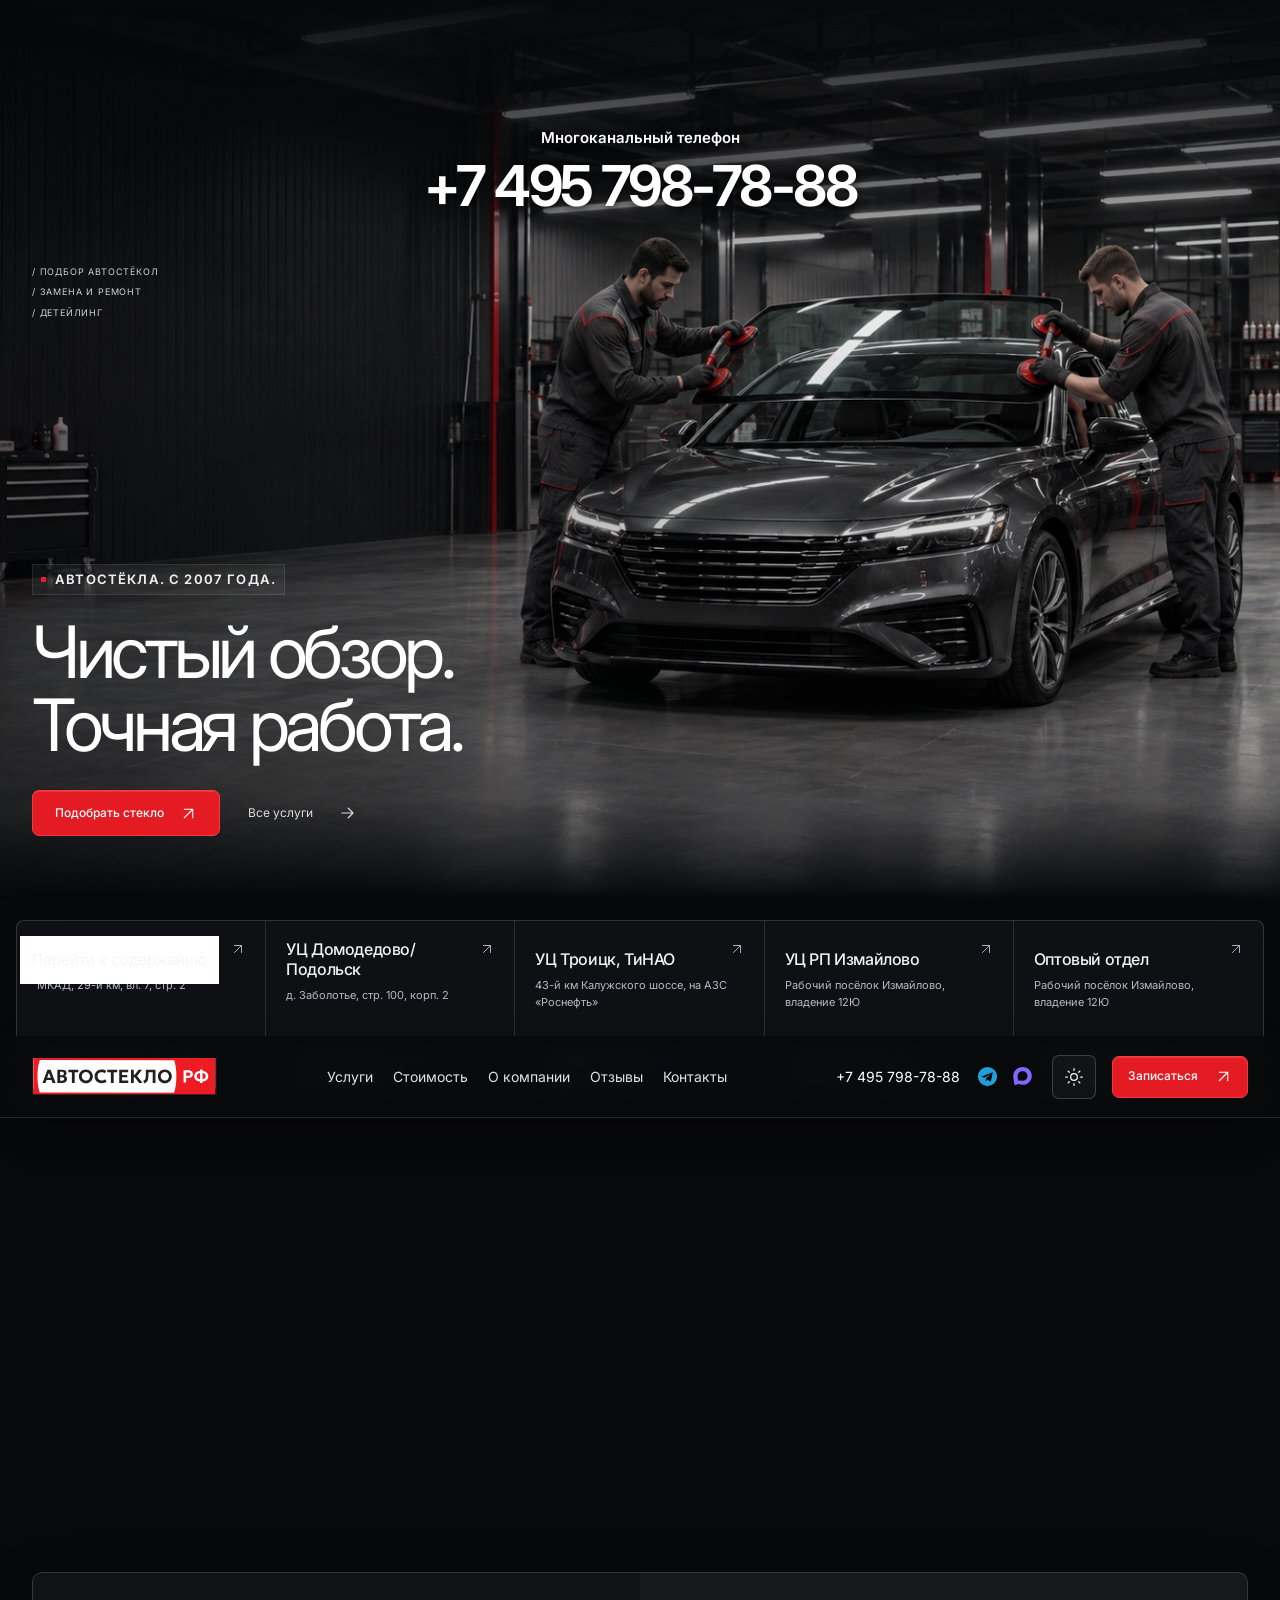
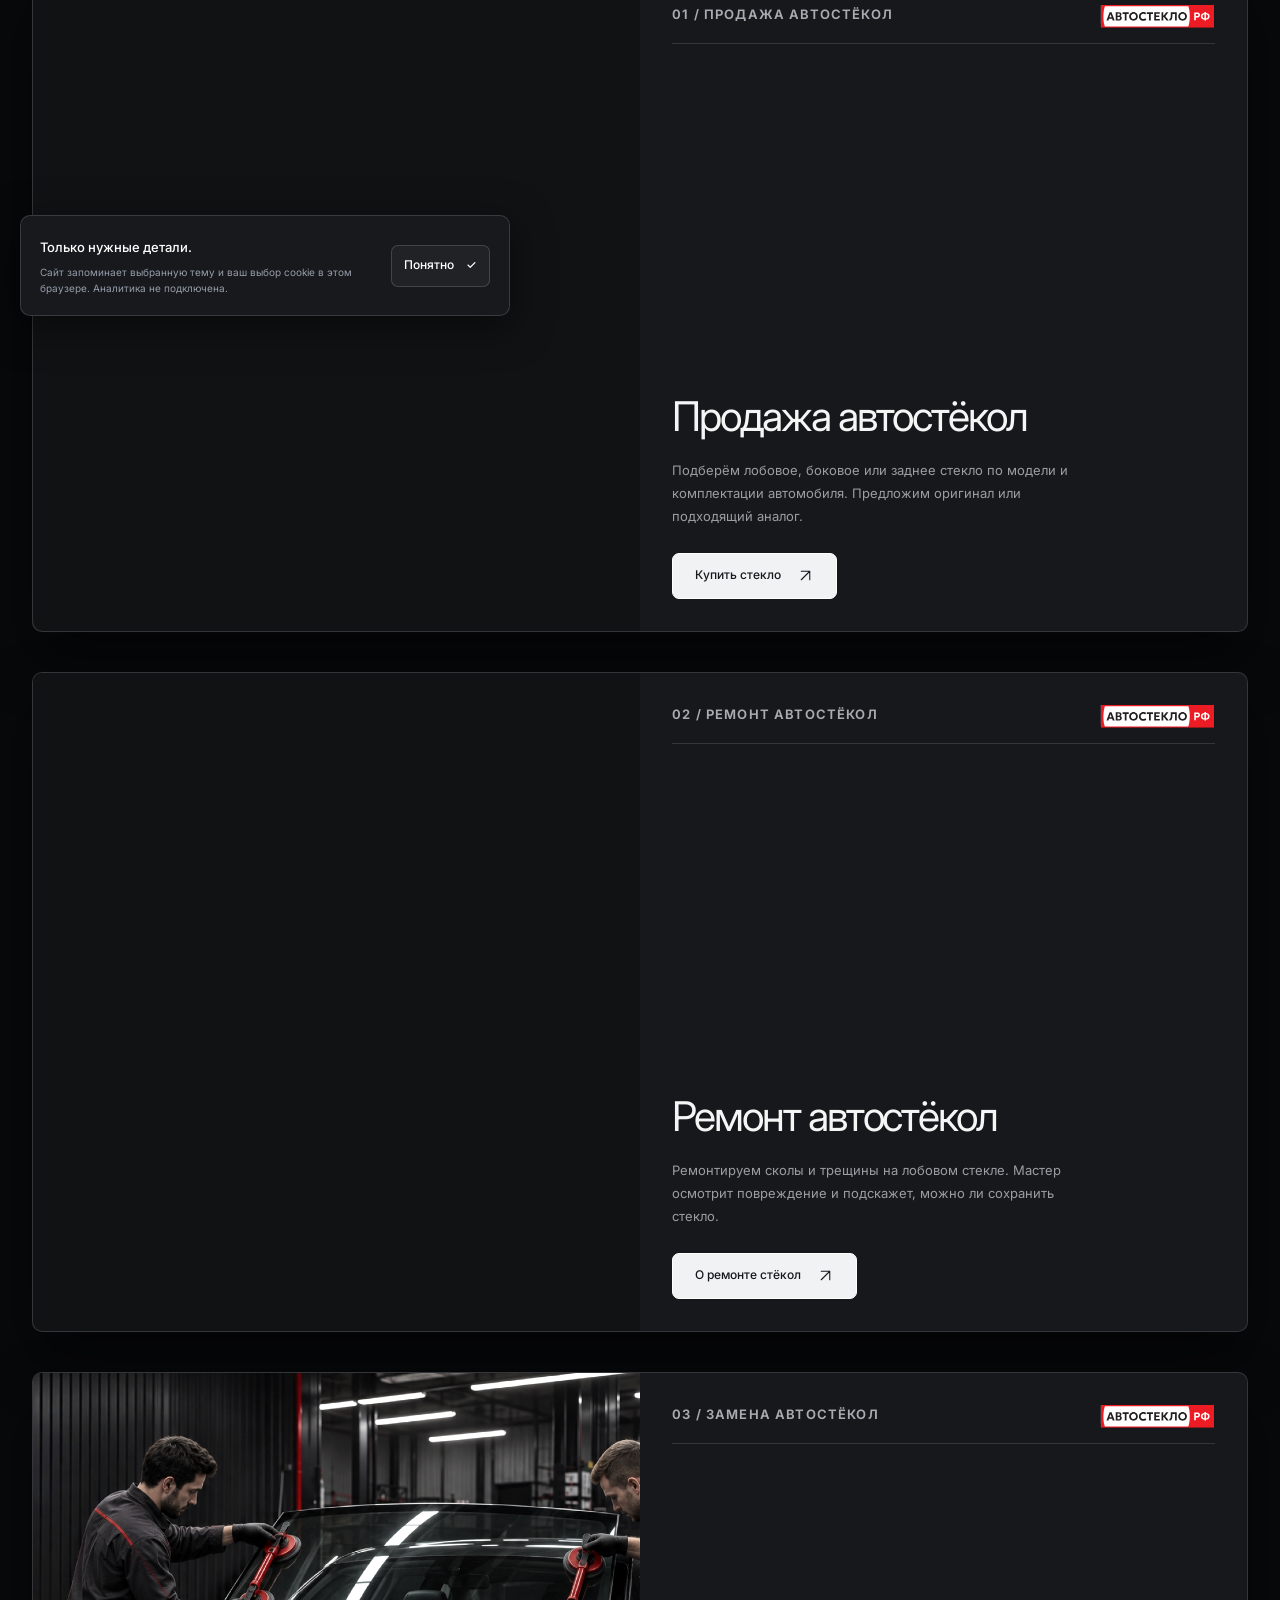
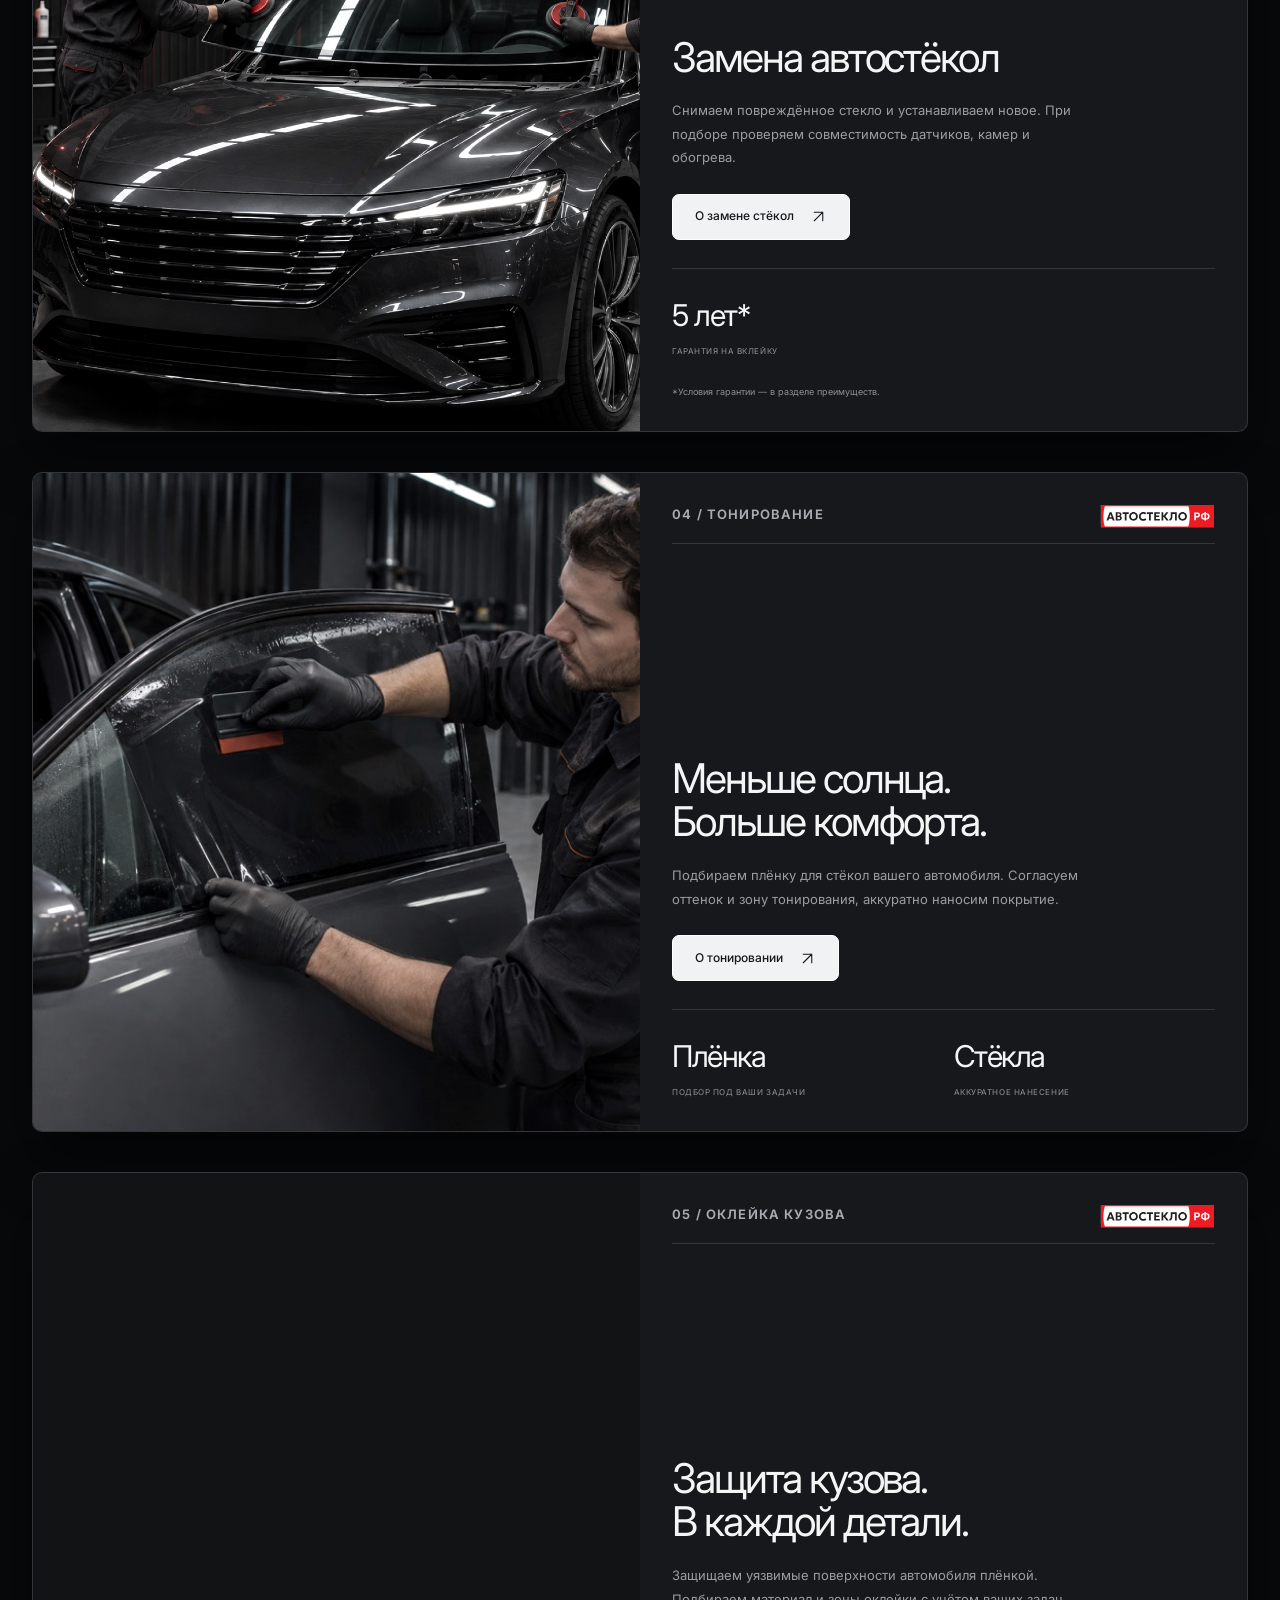
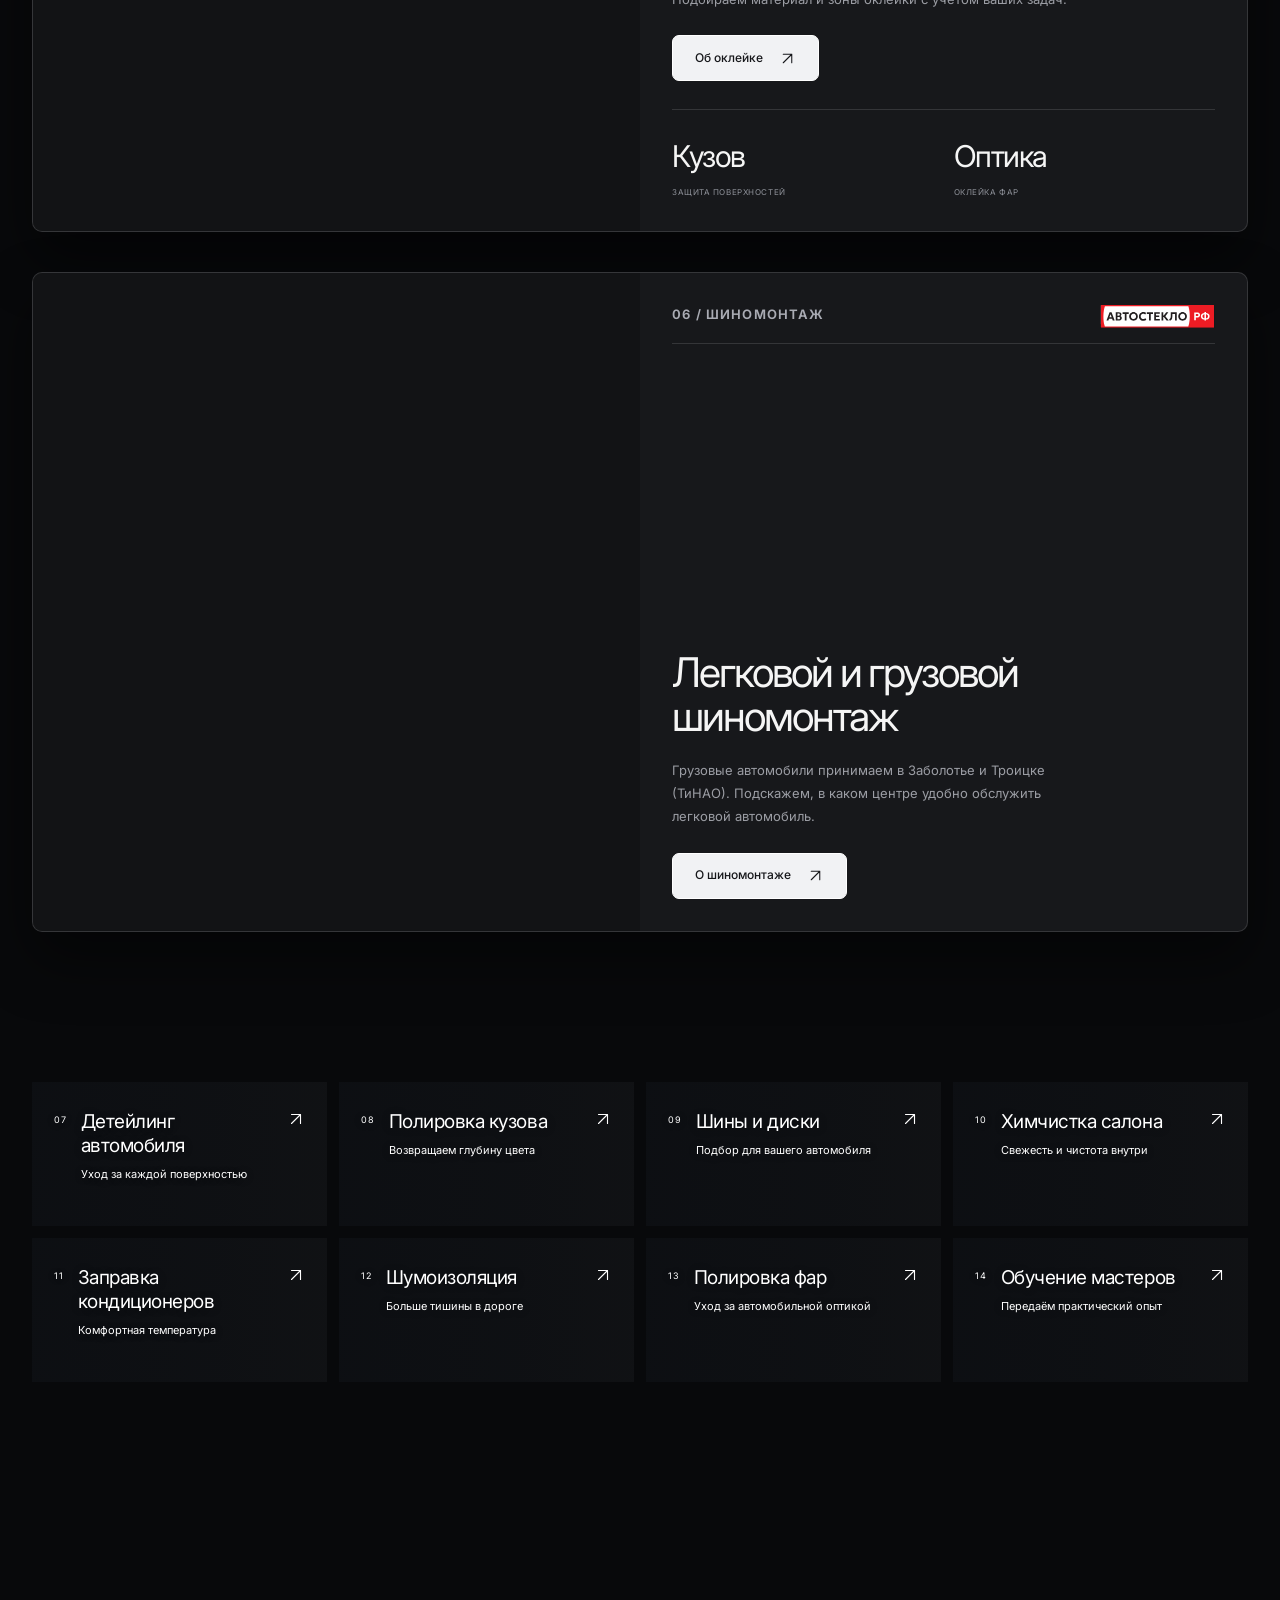
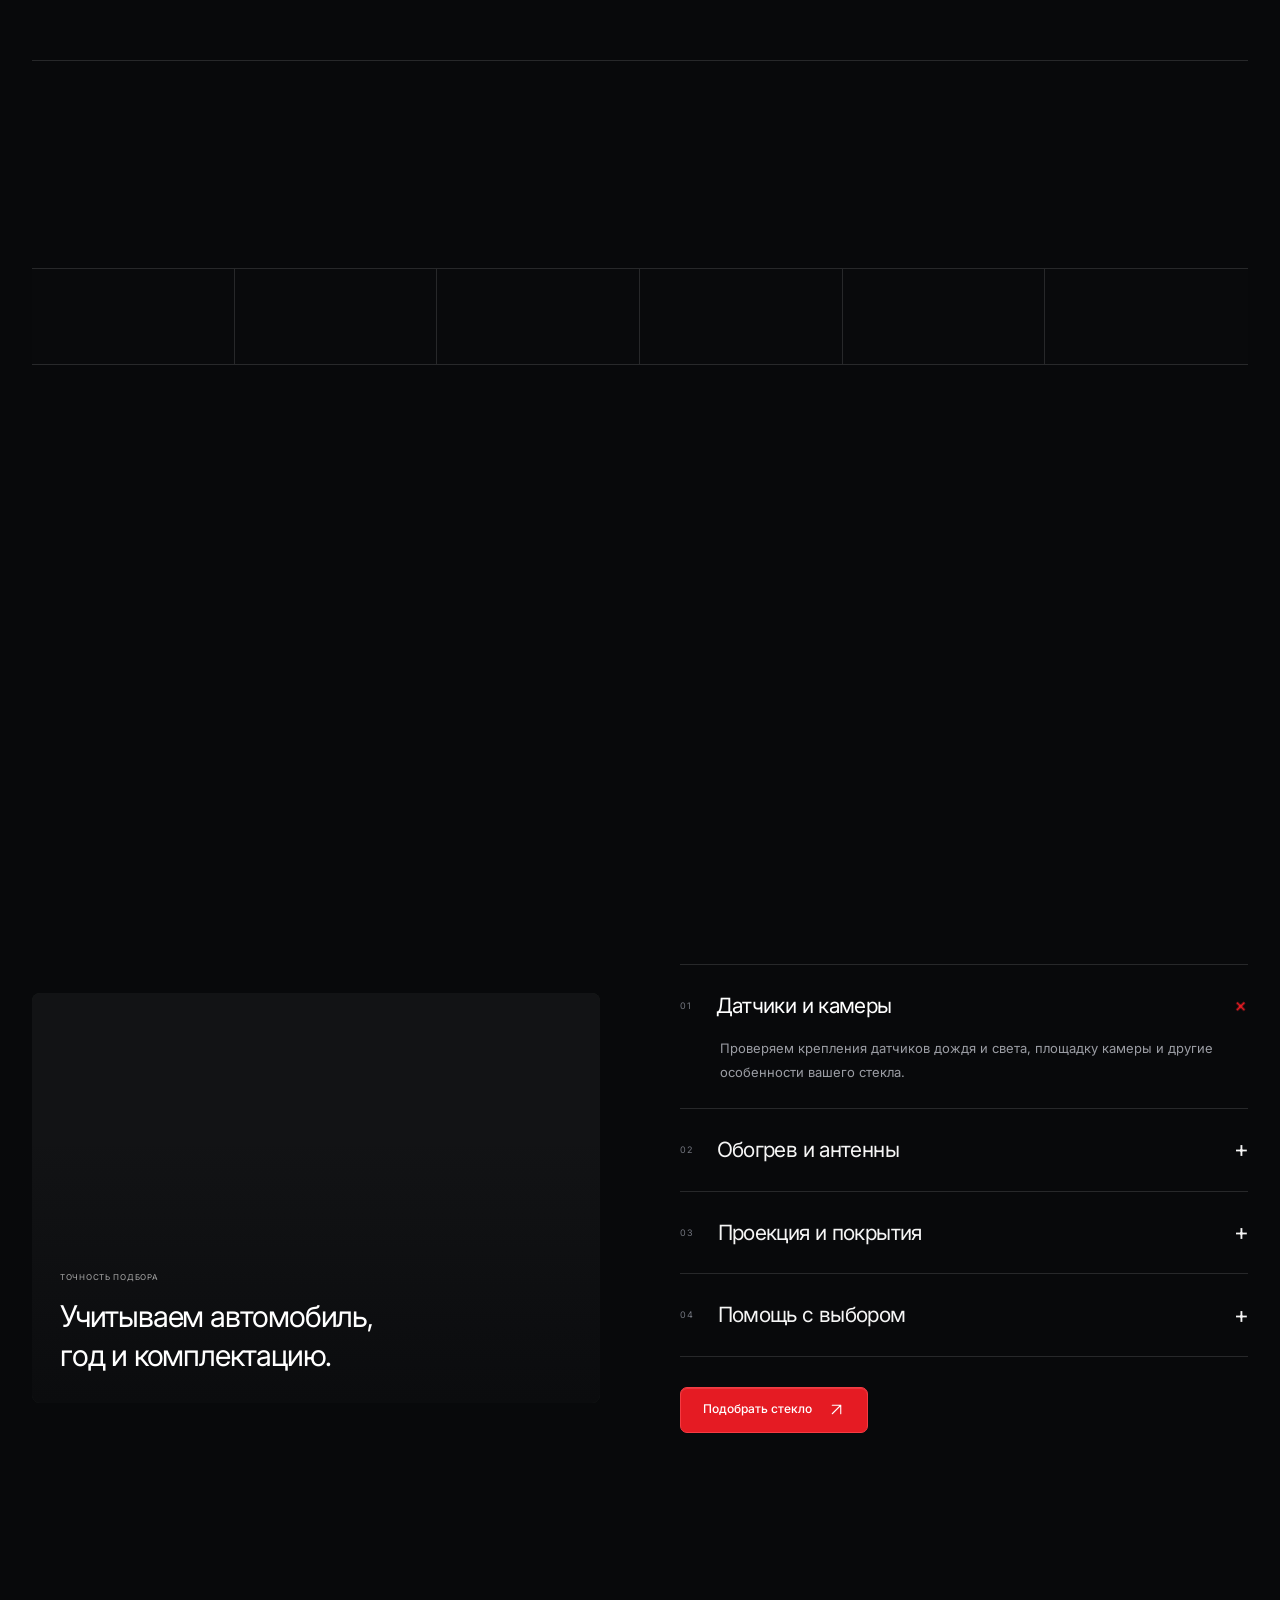
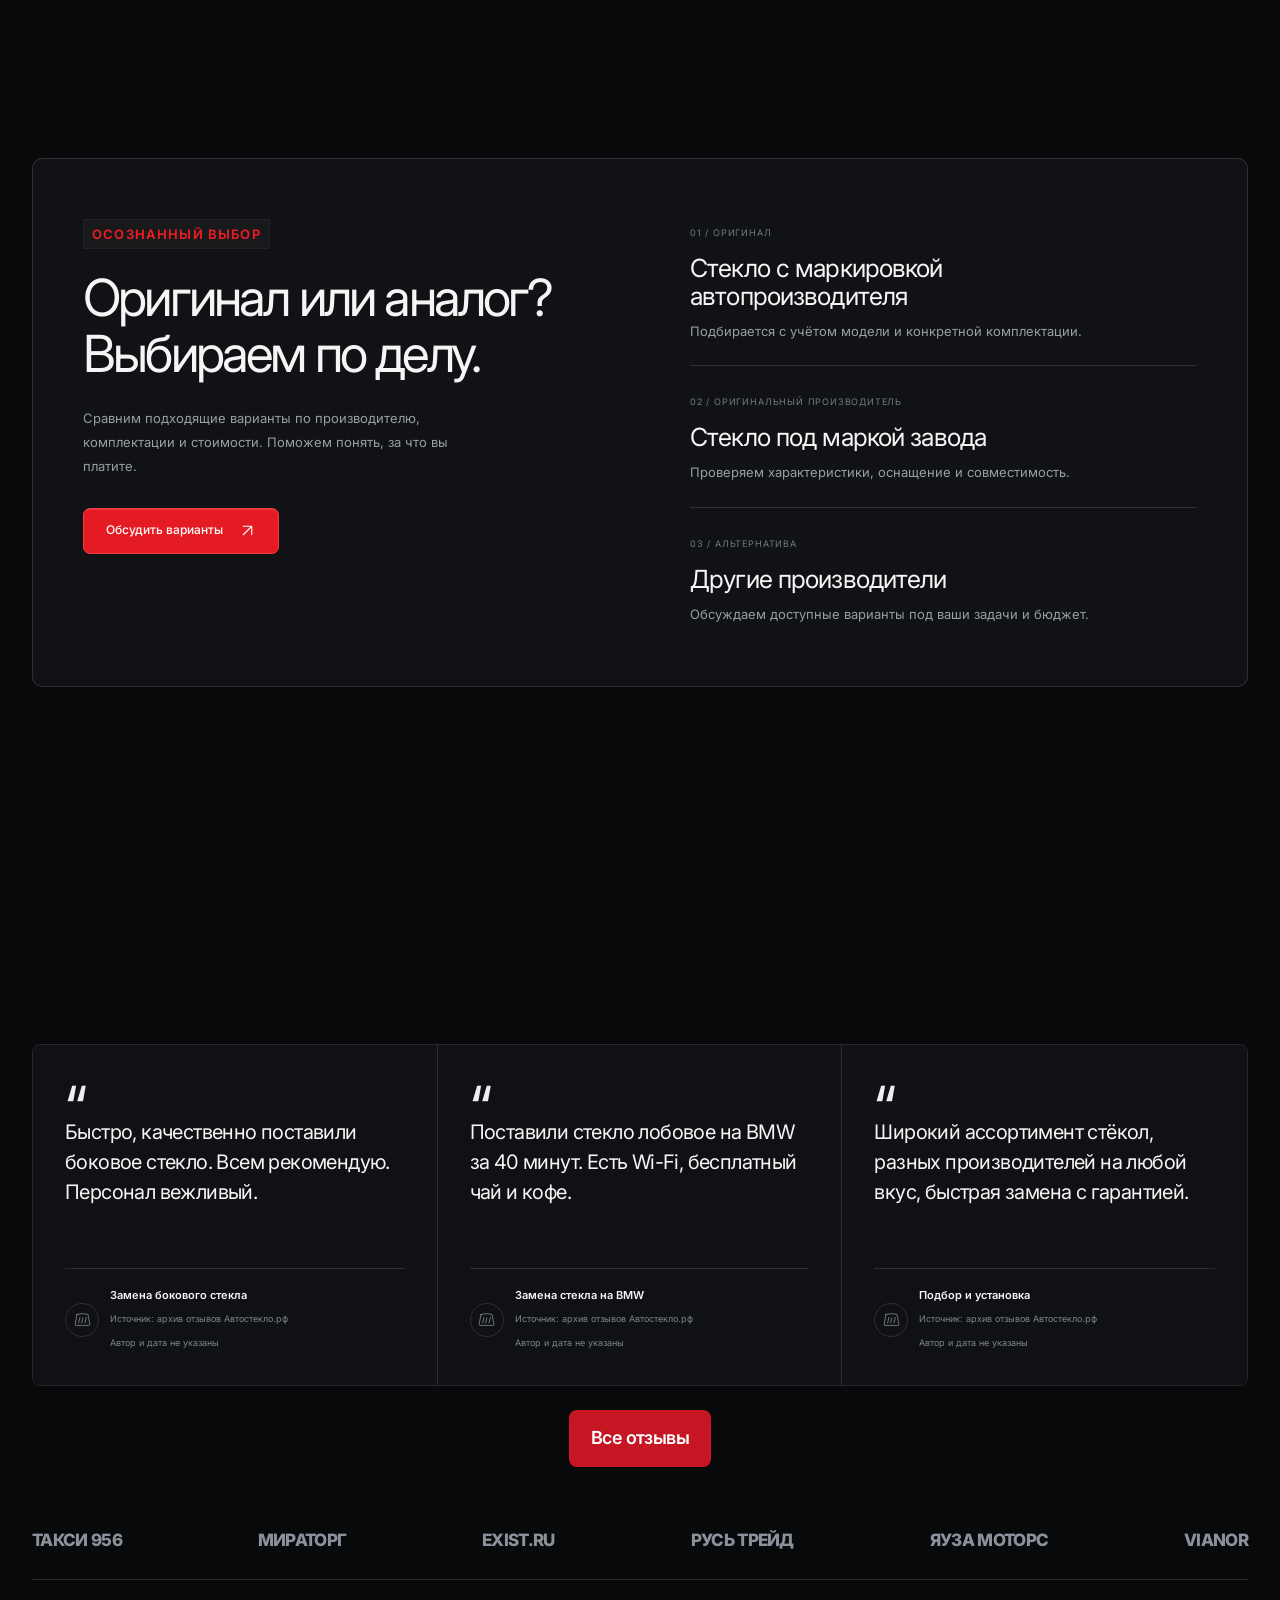
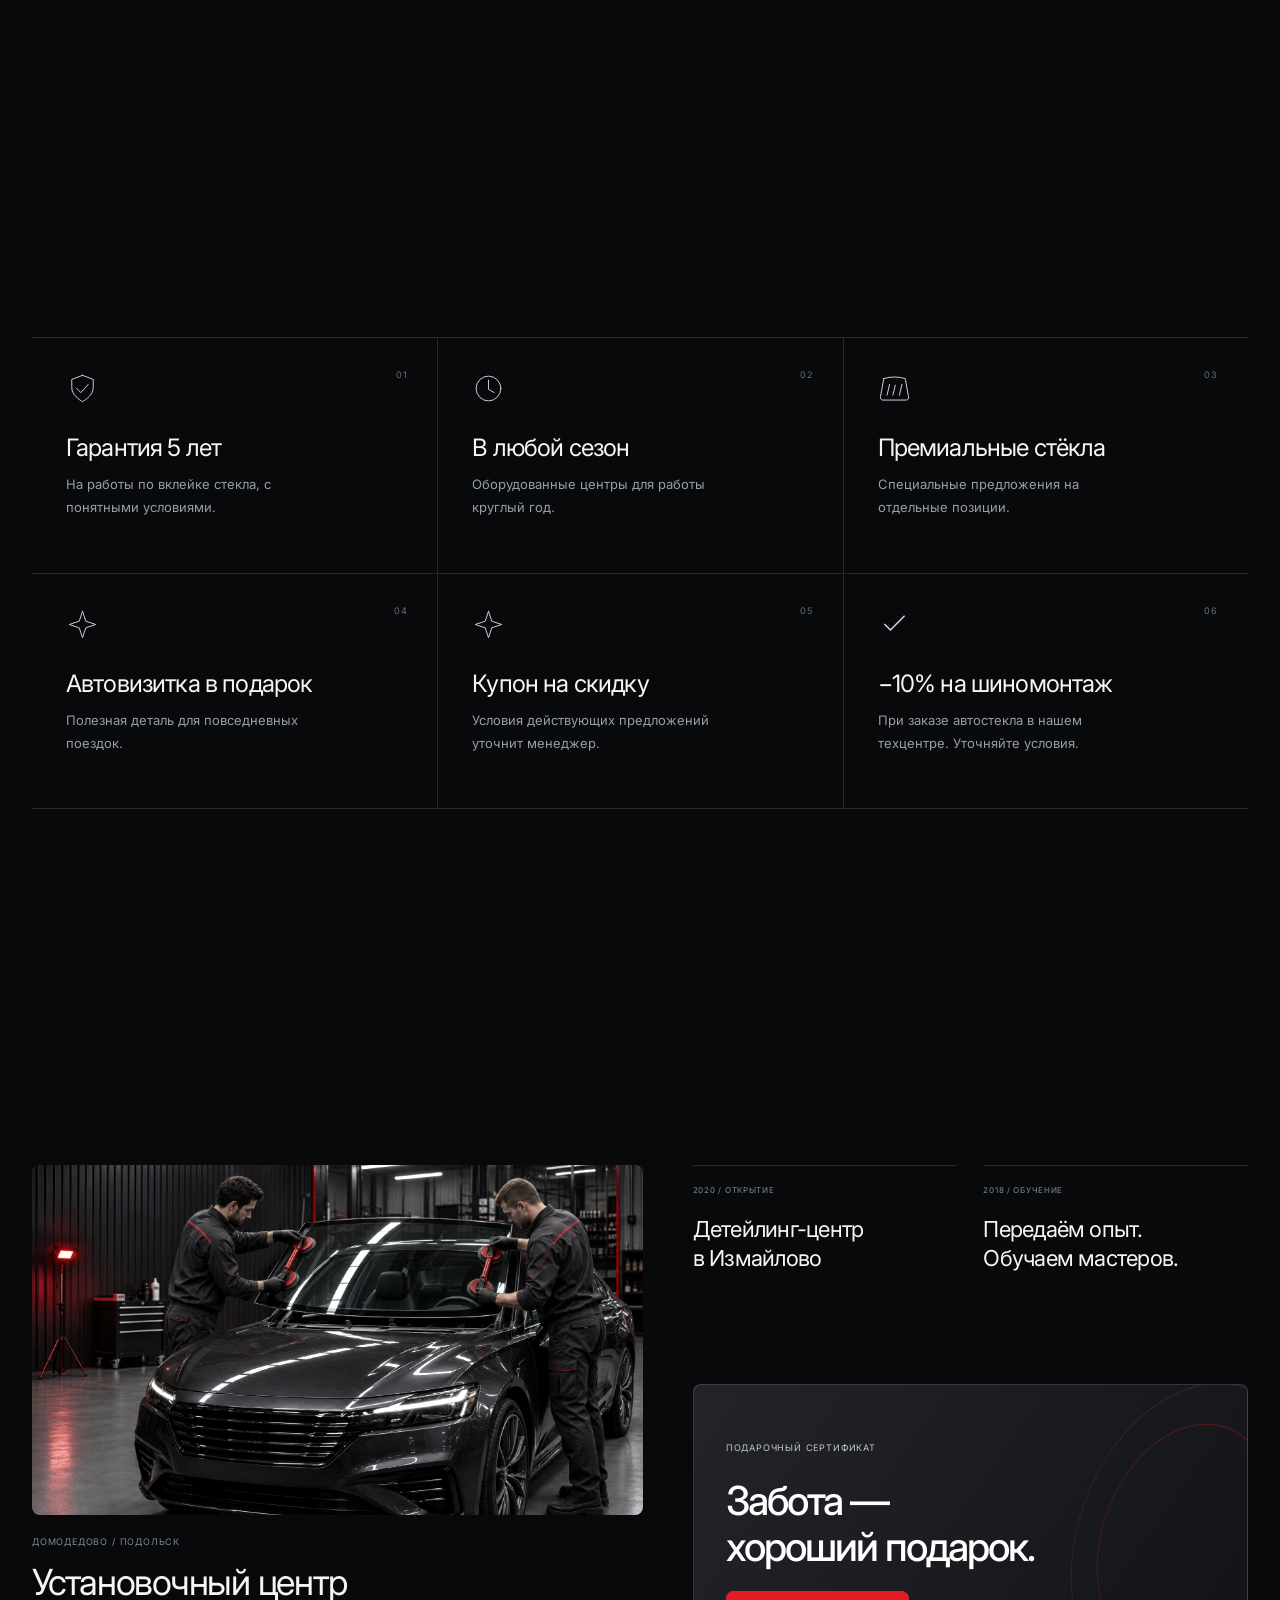
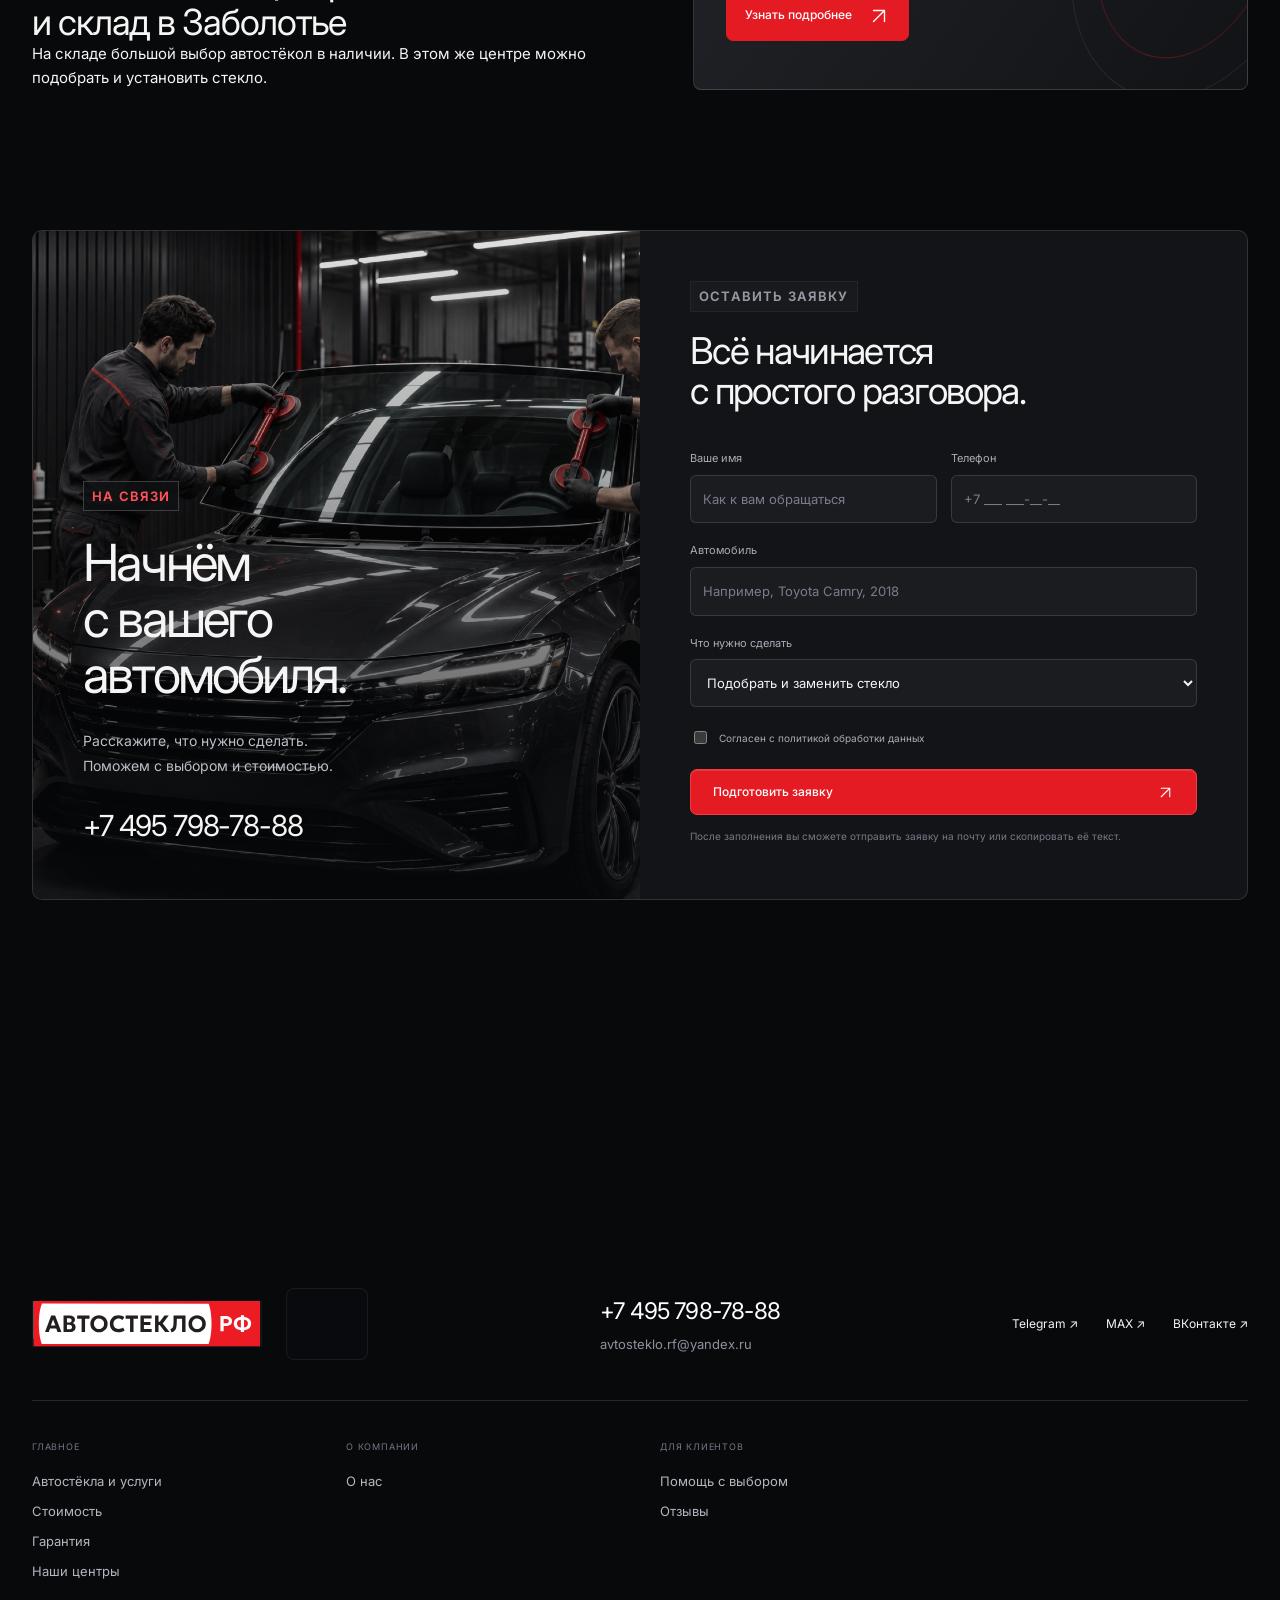
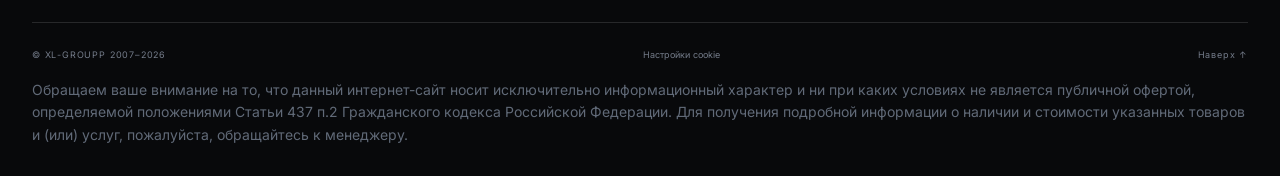
<file: v3.2/demo/index.html>
<!doctype html>
<html lang="ru">
<head>
  <meta charset="utf-8">
  <meta name="viewport" content="width=device-width, initial-scale=1">
  <meta name="robots" content="noindex">
  <meta http-equiv="refresh" content="0; url=../?preview=video#services">
  <title>Автостекло.рф — услуги с видео</title>
</head>
<body>
  <a href="../?preview=video#services">Открыть раздел услуг с видео</a>
</body>
</html>
</file>
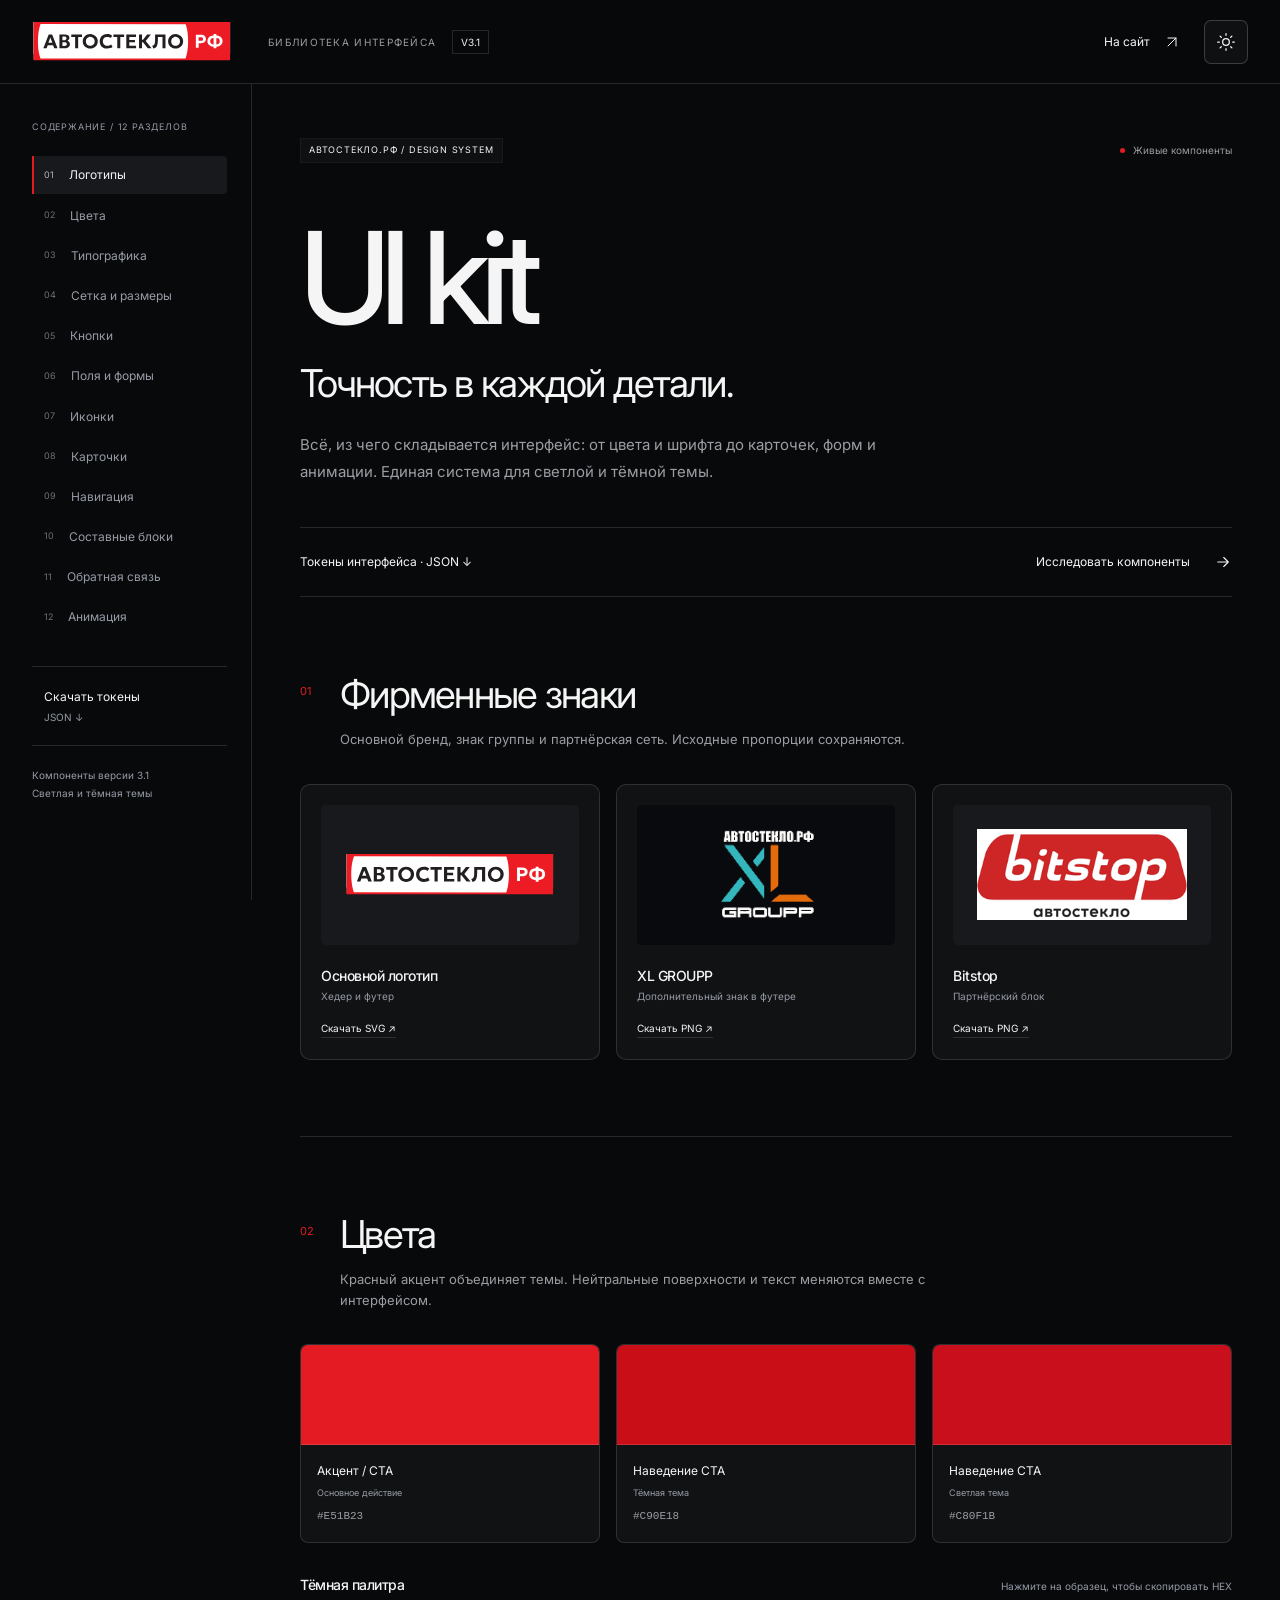
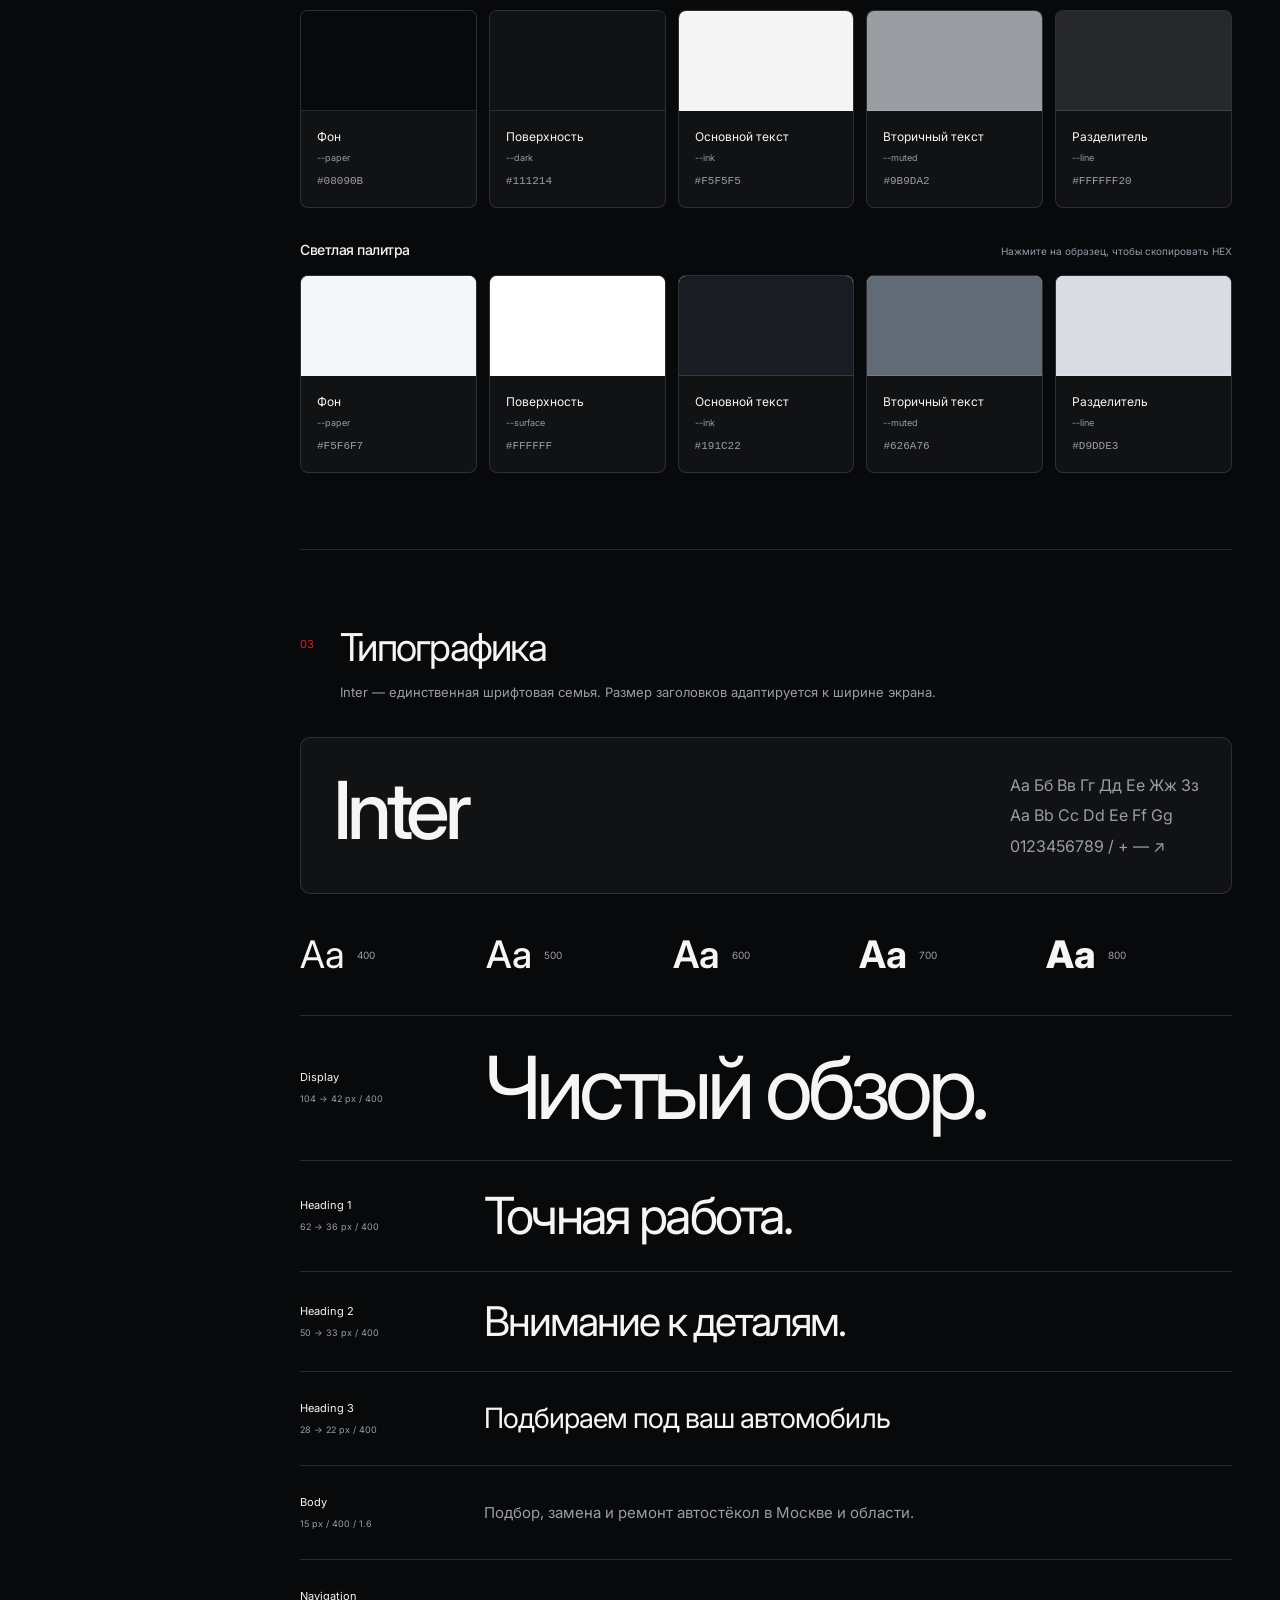
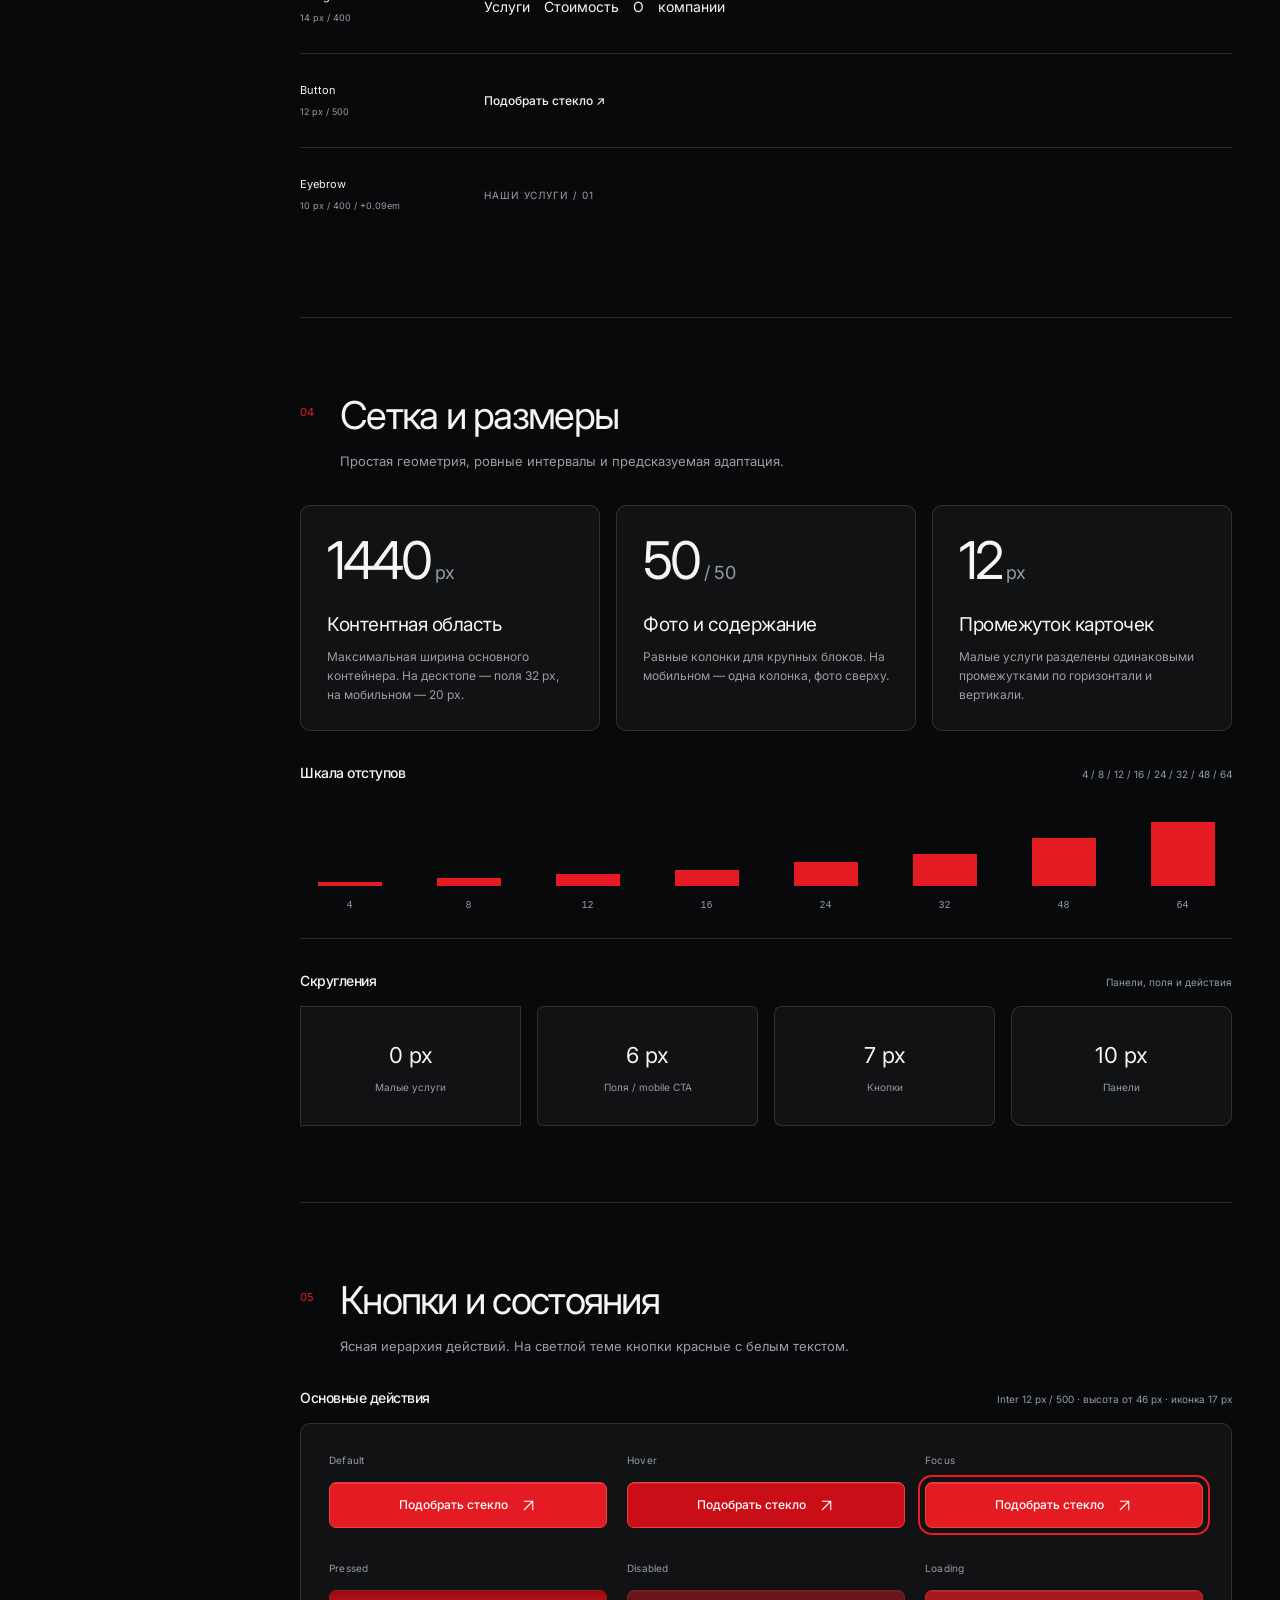
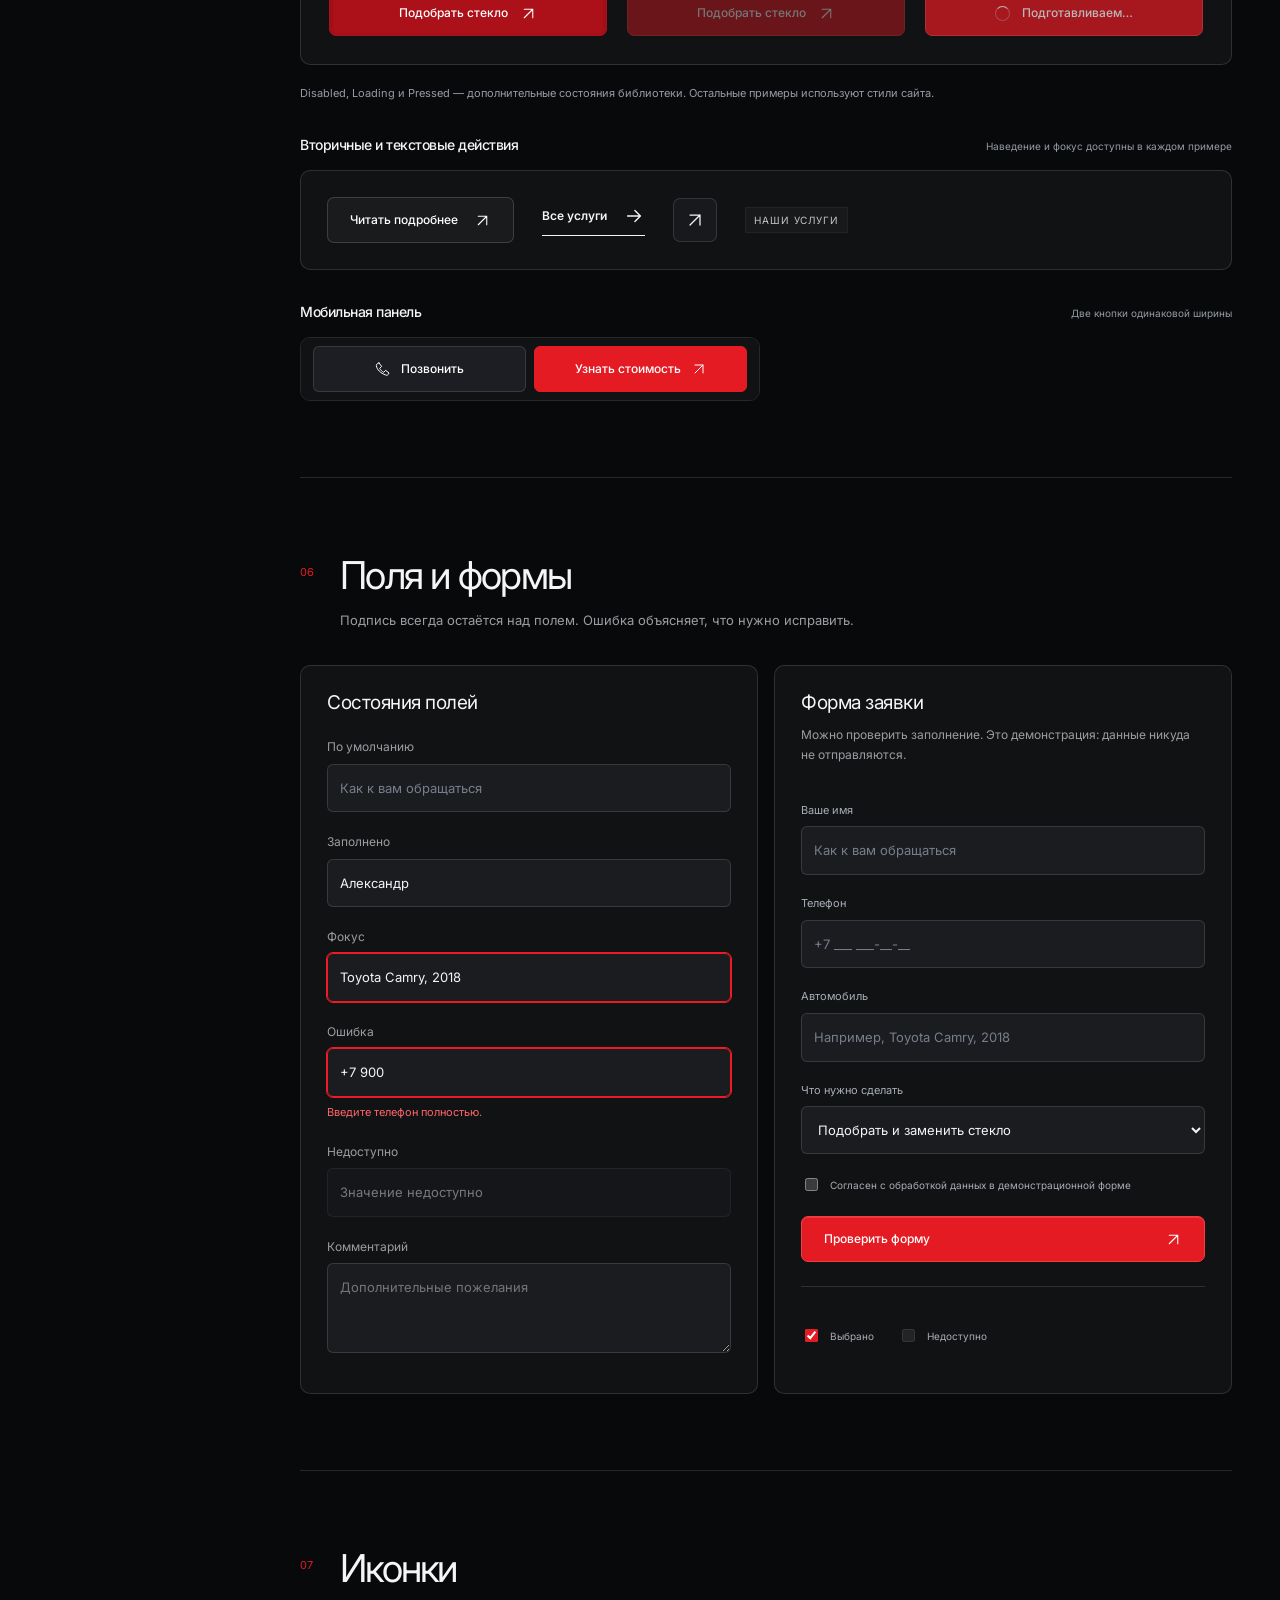
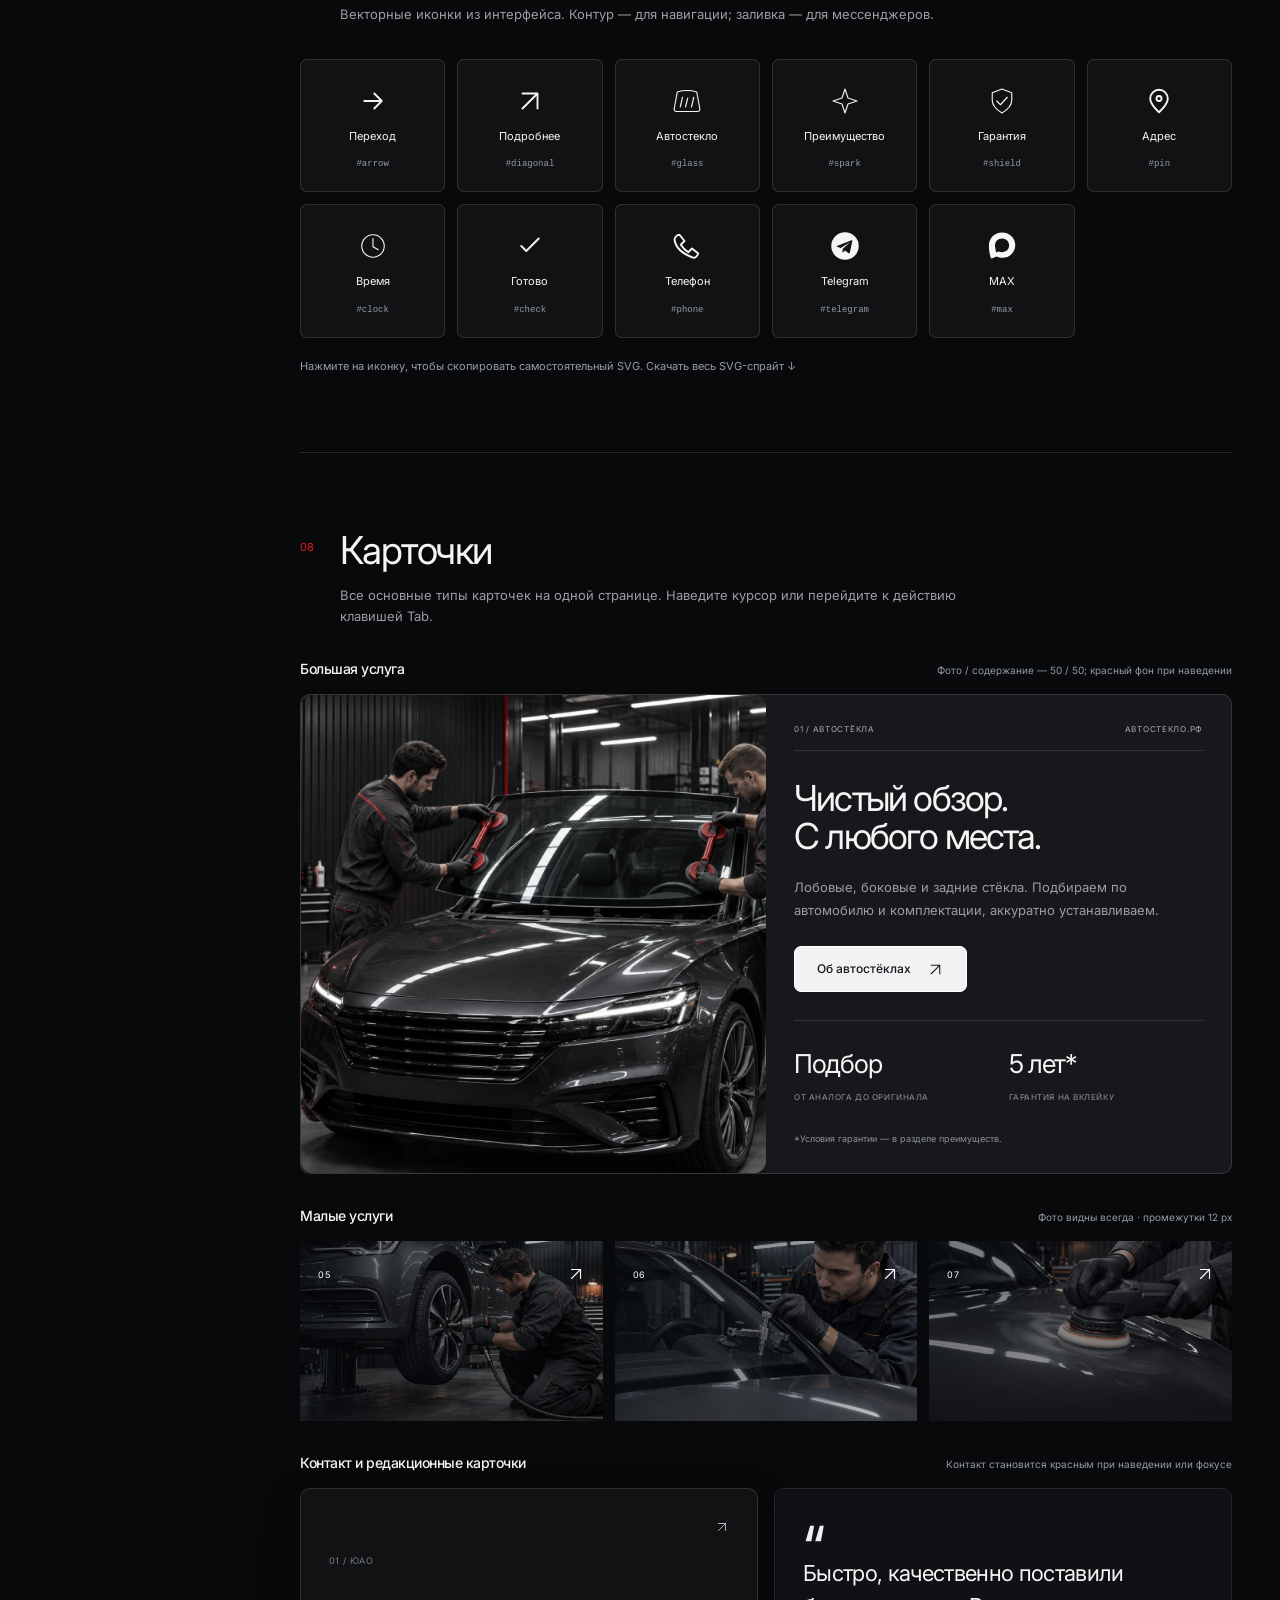
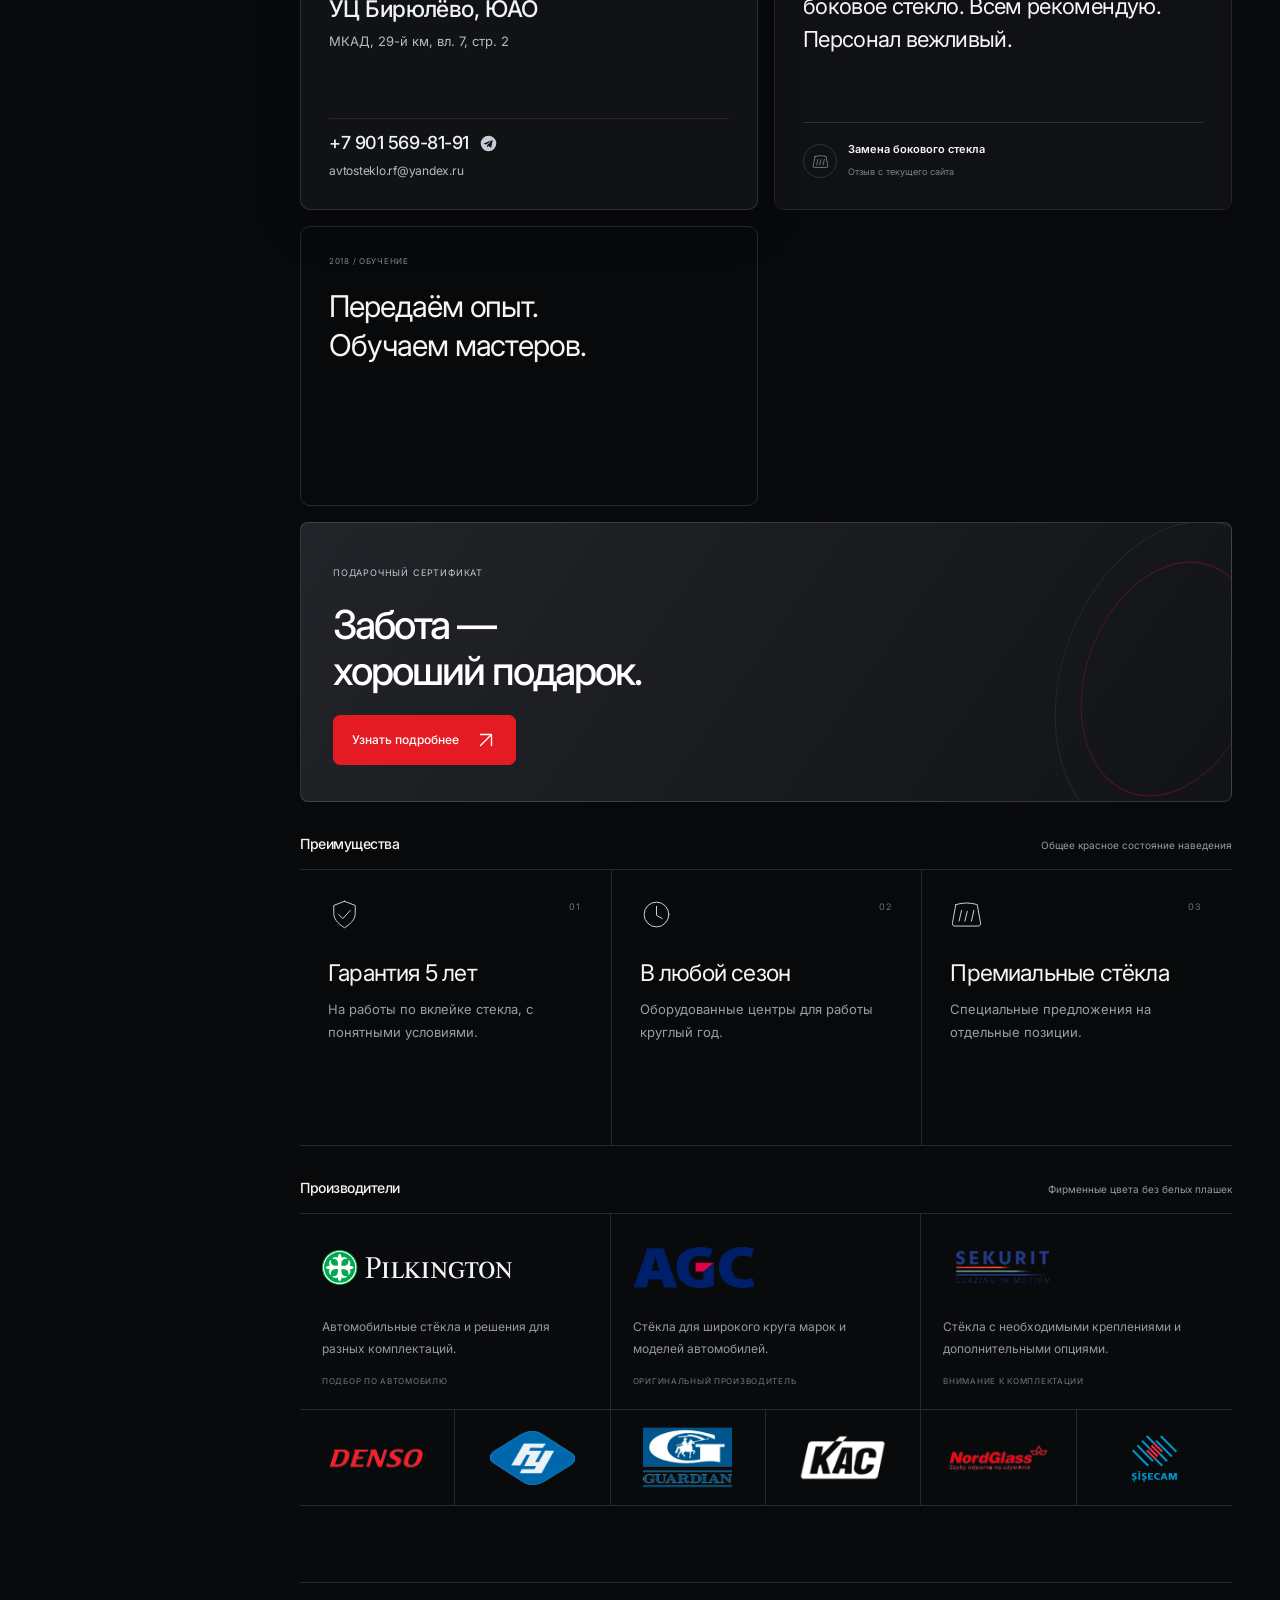
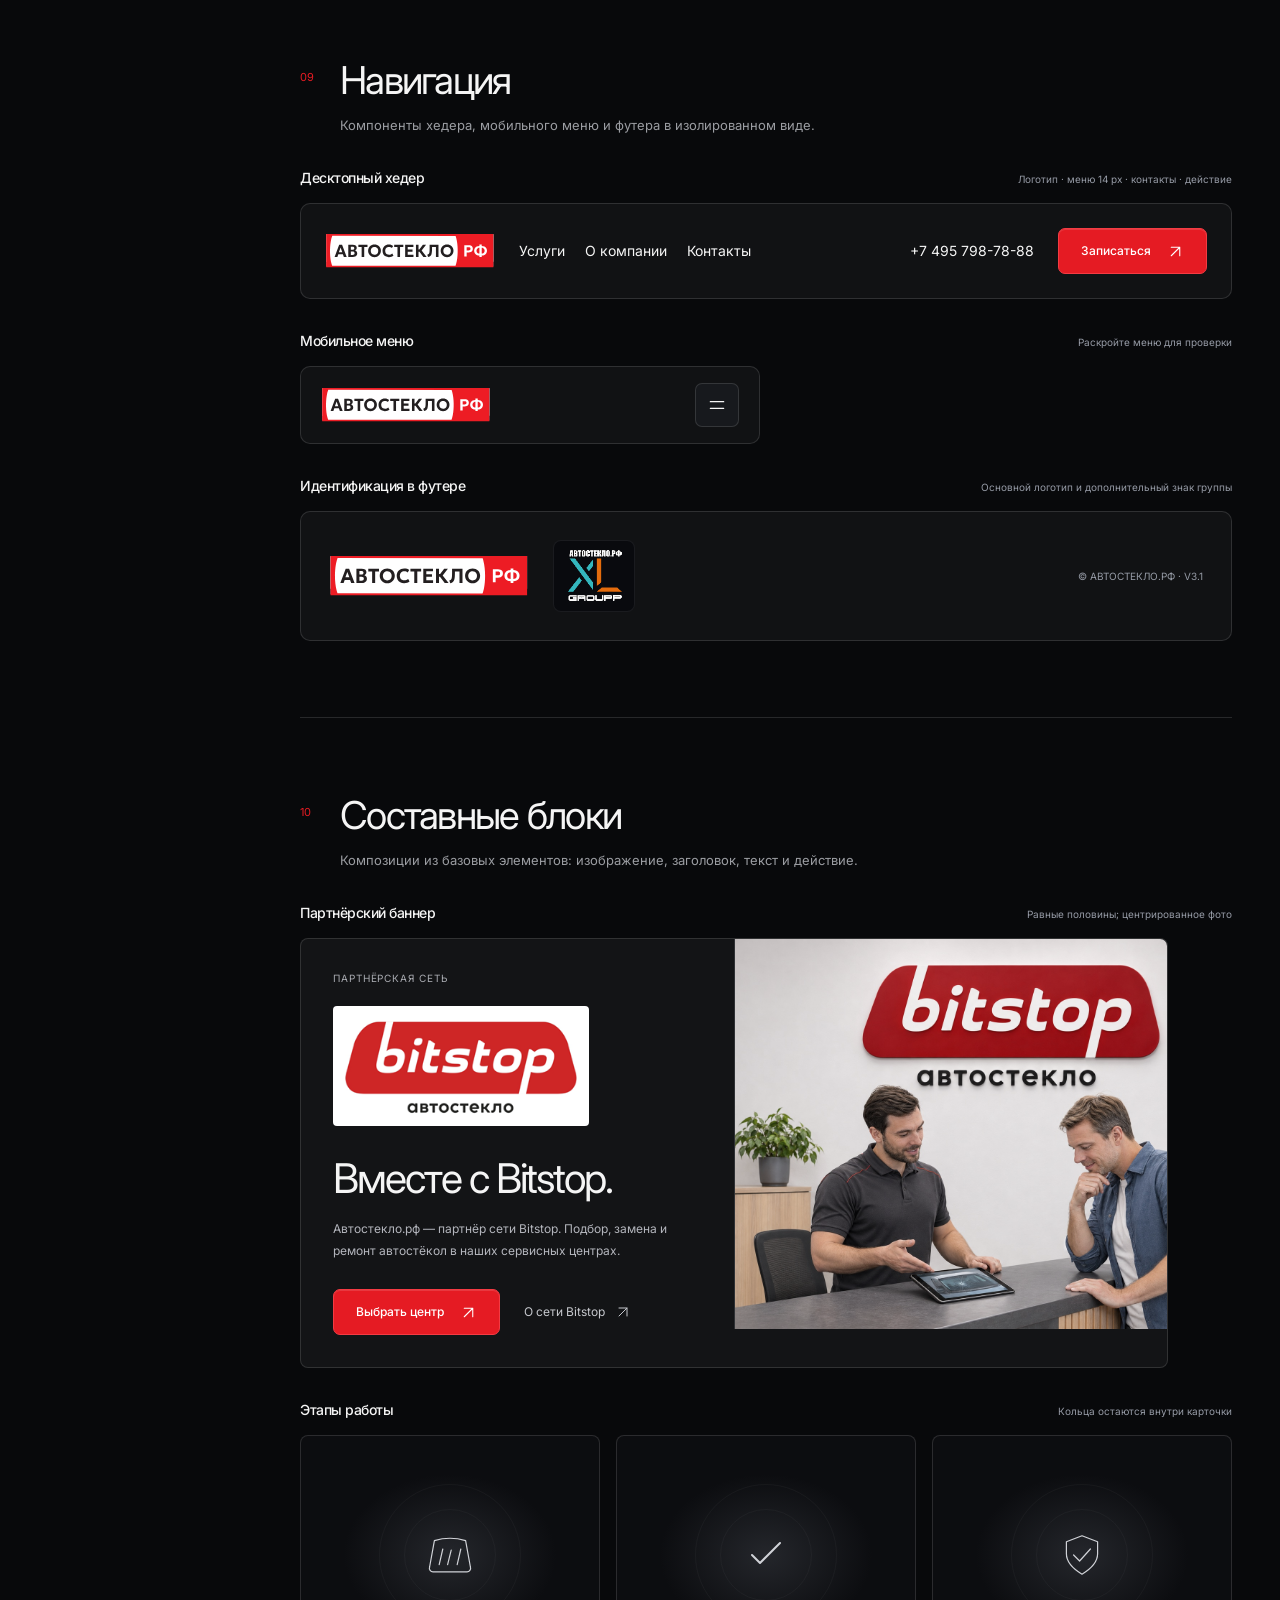
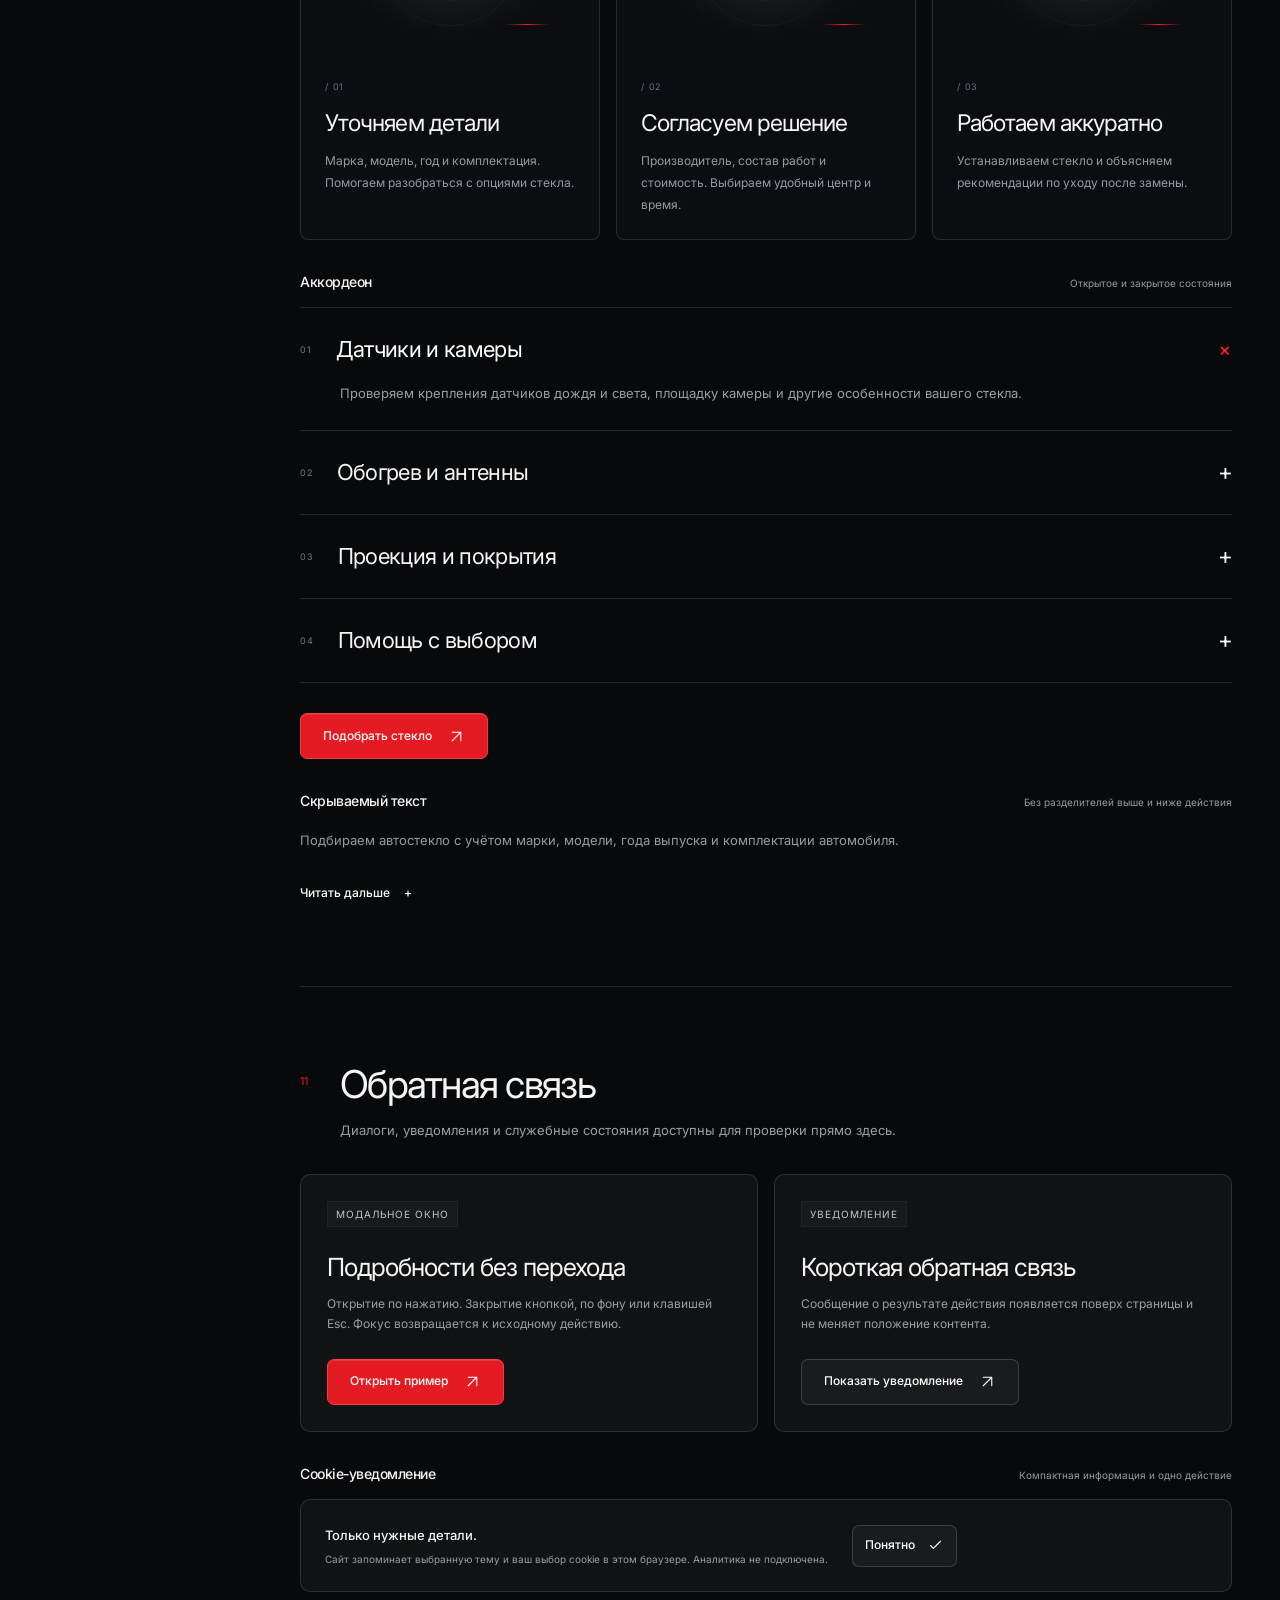
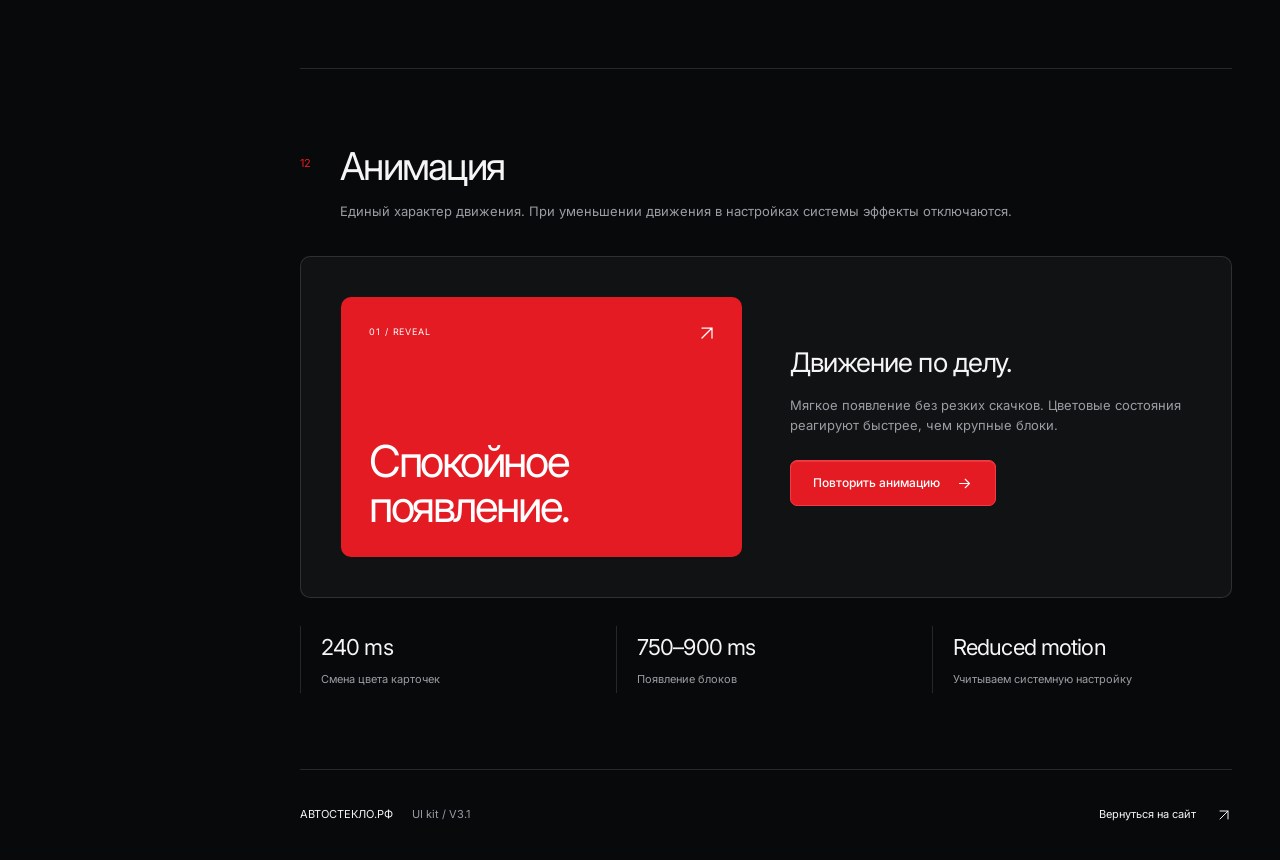
<file: v3.2/ui-kit/index.html>
<!doctype html><html class="kit-root" lang="ru" data-theme="dark"><head><meta charset="utf-8"><meta name="viewport" content="width=device-width,initial-scale=1"><meta name="theme-color" content="#08090b"><meta name="robots" content="noindex"><title>UI kit — Автостекло РФ / V3.1</title><meta name="description" content="Библиотека интерфейса Автостекло РФ: компоненты, состояния, типографика и две цветовые темы."><link rel="icon" type="image/svg+xml" href="../assets/brand-logo.svg"><script src="../theme.js"></script><link rel="preconnect" href="https://fonts.googleapis.com"><link rel="preconnect" href="https://fonts.gstatic.com" crossorigin><link href="https://fonts.googleapis.com/css2?family=Inter:wght@400;500;600;700;800&display=swap" rel="stylesheet"><link rel="stylesheet" href="../base.css?v=20261109-kit1"><link rel="stylesheet" href="../styles.css?v=20261109-kit1"><link rel="stylesheet" href="../hero-layout.css?v=20261109-kit1"><link rel="stylesheet" href="../brands.css?v=20261109-kit1"><link rel="stylesheet" href="../bitstop.css?v=20261109-kit1"><link rel="stylesheet" href="../theme-light.css?v=20261109-kit1"><link rel="stylesheet" href="../theme-controls.css?v=20261109-kit1"><link rel="stylesheet" href="../footer-identity.css?v=20261109-kit1"><link rel="stylesheet" href="../card-states.css?v=20261109-kit1"><link rel="stylesheet" href="ui-kit.css?v=1"><script src="ui-kit.js?v=1" defer></script></head><body class="kit-page"><a class="skip" href="#kit-main">Перейти к содержанию</a><svg class="svg-defs" aria-hidden="true"><defs>
<symbol id="arrow" viewBox="0 0 24 24"><path d="M5 12h14M13 6l6 6-6 6"/></symbol>
<symbol id="diagonal" viewBox="0 0 24 24"><path d="M6 18 18 6M6 6h12v12"/></symbol>
<symbol id="glass" viewBox="0 0 40 40"><path d="m7 8-4 22a3 3 0 0 0 3 4h28a3 3 0 0 0 3-4L33 8a45 45 0 0 0-26 0Z"/><path d="m14 15-3 13m10-12-3 12m11-13-3 13"/></symbol>
<symbol id="spark" viewBox="0 0 40 40"><path d="m20 4 4 12 12 4-12 4-4 12-4-12-12-4 12-4 4-12Z"/></symbol>
<symbol id="shield" viewBox="0 0 40 40"><path d="m20 4 13 5v10c0 8-8 14-13 17C15 33 7 27 7 19V9l13-5Z"/><path d="m13 20 5 5 9-10"/></symbol>
<symbol id="pin" viewBox="0 0 24 24"><path d="M19 10c0 5-7 11-7 11S5 15 5 10a7 7 0 1 1 14 0Z"/><circle cx="12" cy="10" r="2"/></symbol>
<symbol id="clock" viewBox="0 0 40 40"><circle cx="20" cy="20" r="15"/><path d="M20 10v11l7 4"/></symbol>
<symbol id="check" viewBox="0 0 24 24"><path d="m5 12 4 4L19 6"/></symbol>
<symbol id="phone" viewBox="0 0 24 24"><path d="m6 3 4 5-3 3c2 3 3 4 6 6l3-3 5 4c-1 3-3 4-5 3C8 18 3 13 2 7c0-2 2-4 4-4Z"/></symbol>
<symbol id="telegram" viewBox="0 0 24 24"><path fill-rule="evenodd" d="M12 1a11 11 0 1 0 0 22 11 11 0 0 0 0-22ZM6.1 11.7l11-4.3c.5-.2.9.1.7.8l-1.9 9c-.1.6-.5.8-1 .5l-2.9-2.2-1.4 1.4c-.2.2-.3.3-.6.3l.2-3 5.4-4.8c.2-.2 0-.3-.3-.1l-6.7 4.2-2.9-.9c-.6-.2-.6-.6.4-.9Z" clip-rule="evenodd"/></symbol>
<symbol id="max" viewBox="0 0 24 24"><path fill-rule="evenodd" d="M12.2 1.2C6 1.2 1.5 5.7 1.5 11.8c0 2.7.5 6.4 1.4 9.3.2.7.8 1 1.4.7l3.3-1.5c1.4.7 3 1.1 4.6 1.1 5.9 0 10.4-4.5 10.4-10.1S18.1 1.2 12.2 1.2ZM12 5.9c3.3 0 5.7 2.4 5.7 5.5s-2.4 5.5-5.7 5.5c-1 0-1.9-.2-2.7-.6l-2 .8-.6-3.2c-.2-.8-.3-1.5-.3-2.3C6.4 8.3 8.7 5.9 12 5.9Z" clip-rule="evenodd"/></symbol>
</defs></svg><header class="kit-header"><a href="../" aria-label="Открыть сайт V3.1"><img src="../assets/brand-logo.svg" alt="АВТОСТЕКЛО РФ" width="200" height="40"></a><div class="kit-header-label">БИБЛИОТЕКА ИНТЕРФЕЙСА <span>V3.1</span></div><div class="kit-header-actions"><a href="../" class="kit-back">На сайт <svg aria-hidden="true"><use href="#diagonal"/></svg></a><button id="theme-toggle" class="theme-toggle" type="button" aria-label="Включить светлую тему" title="Включить светлую тему" hidden><svg class="theme-sun" viewBox="0 0 24 24" aria-hidden="true"><circle cx="12" cy="12" r="4"/><path d="M12 2v2m0 16v2M2 12h2m16 0h2M4.93 4.93l1.42 1.42m11.3 11.3 1.42 1.42M4.93 19.07l1.42-1.42m11.3-11.3 1.42-1.42"/></svg><svg class="theme-moon" viewBox="0 0 24 24" aria-hidden="true"><path d="M20.6 13a8.7 8.7 0 0 1-9.6-9.6A8.7 8.7 0 1 0 20.6 13Z"/></svg></button></div></header><aside class="kit-sidebar"><div class="kit-nav-label">СОДЕРЖАНИЕ / 12 РАЗДЕЛОВ</div><nav class="kit-nav" aria-label="Разделы UI kit"><a href="#identity"><span>01</span>Логотипы</a><a href="#colors"><span>02</span>Цвета</a><a href="#type"><span>03</span>Типографика</a><a href="#geometry"><span>04</span>Сетка и размеры</a><a href="#buttons"><span>05</span>Кнопки</a><a href="#forms"><span>06</span>Поля и формы</a><a href="#icons"><span>07</span>Иконки</a><a href="#cards"><span>08</span>Карточки</a><a href="#navigation"><span>09</span>Навигация</a><a href="#patterns"><span>10</span>Составные блоки</a><a href="#feedback"><span>11</span>Обратная связь</a><a href="#motion"><span>12</span>Анимация</a></nav><a class="kit-download" id="download-tokens" href="tokens.json" download="autosteklo-v3.1-tokens.json">Скачать токены <span>JSON ↓</span></a><p class="kit-sidebar-note">Компоненты версии 3.1<br>Светлая и тёмная темы</p></aside><main id="kit-main" class="kit-main"><div class="kit-intro"><div class="kit-intro-top"><span class="eyebrow">АВТОСТЕКЛО.РФ / DESIGN SYSTEM</span><span class="kit-live"><i></i>Живые компоненты</span></div><h1>UI kit<span>Точность в каждой детали.</span></h1><p>Всё, из чего складывается интерфейс: от цвета и шрифта до карточек, форм и анимации. Единая система для светлой и тёмной темы.</p><div class="kit-intro-bottom"><a class="kit-token-link" href="tokens.json" download="autosteklo-v3.1-tokens.json">Токены интерфейса · JSON ↓</a><a href="#buttons">Исследовать компоненты <svg aria-hidden="true"><use href="#arrow"/></svg></a></div></div><section id="identity" class="kit-section" aria-labelledby="identity-title"><div class="kit-section-heading"><span class="kit-index">01</span><div><h2 id="identity-title">Фирменные знаки</h2><p>Основной бренд, знак группы и партнёрская сеть. Исходные пропорции сохраняются.</p></div></div><div class="kit-grid three kit-identity"><div class="kit-panel"><div class="kit-logo-stage"><img src="../assets/brand-logo.svg" alt="АВТОСТЕКЛО РФ"></div><div class="kit-caption"><h3>Основной логотип</h3><span>Хедер и футер</span></div><a href="../assets/brand-logo.svg" download>Скачать SVG ↗</a></div><div class="kit-panel"><div class="kit-logo-stage kit-logo-dark"><img class="kit-xl" src="../../assets/brand-logo.png" alt="XL GROUPP"></div><div class="kit-caption"><h3>XL GROUPP</h3><span>Дополнительный знак в футере</span></div><a href="../../assets/brand-logo.png" download>Скачать PNG ↗</a></div><div class="kit-panel"><div class="kit-logo-stage"><img src="../assets/logos/bitstop.png" alt="Bitstop"></div><div class="kit-caption"><h3>Bitstop</h3><span>Партнёрский блок</span></div><a href="../assets/logos/bitstop.png" download>Скачать PNG ↗</a></div></div></section><section id="colors" class="kit-section" aria-labelledby="colors-title"><div class="kit-section-heading"><span class="kit-index">02</span><div><h2 id="colors-title">Цвета</h2><p>Красный акцент объединяет темы. Нейтральные поверхности и текст меняются вместе с интерфейсом.</p></div></div><div class="kit-grid three"><button class="kit-swatch" data-copy="#e51b23" aria-label="Скопировать Акцент / CTA: #e51b23"><span class="kit-color" style="--swatch:#e51b23"></span><span class="kit-swatch-name">Акцент / CTA<small>Основное действие</small></span><code>#E51B23</code></button><button class="kit-swatch" data-copy="#c90e18" aria-label="Скопировать Наведение CTA: #c90e18"><span class="kit-color" style="--swatch:#c90e18"></span><span class="kit-swatch-name">Наведение CTA<small>Тёмная тема</small></span><code>#C90E18</code></button><button class="kit-swatch" data-copy="#c80f1b" aria-label="Скопировать Наведение CTA: #c80f1b"><span class="kit-color" style="--swatch:#c80f1b"></span><span class="kit-swatch-name">Наведение CTA<small>Светлая тема</small></span><code>#C80F1B</code></button></div><div class="kit-caption"><h3>Тёмная палитра</h3><span>Нажмите на образец, чтобы скопировать HEX</span></div><div class="kit-palette dark"><button class="kit-swatch" data-copy="#08090b" aria-label="Скопировать Фон: #08090b"><span class="kit-color" style="--swatch:#08090b"></span><span class="kit-swatch-name">Фон<small>--paper</small></span><code>#08090B</code></button><button class="kit-swatch" data-copy="#111214" aria-label="Скопировать Поверхность: #111214"><span class="kit-color" style="--swatch:#111214"></span><span class="kit-swatch-name">Поверхность<small>--dark</small></span><code>#111214</code></button><button class="kit-swatch" data-copy="#f5f5f5" aria-label="Скопировать Основной текст: #f5f5f5"><span class="kit-color" style="--swatch:#f5f5f5"></span><span class="kit-swatch-name">Основной текст<small>--ink</small></span><code>#F5F5F5</code></button><button class="kit-swatch" data-copy="#9b9da2" aria-label="Скопировать Вторичный текст: #9b9da2"><span class="kit-color" style="--swatch:#9b9da2"></span><span class="kit-swatch-name">Вторичный текст<small>--muted</small></span><code>#9B9DA2</code></button><button class="kit-swatch" data-copy="#ffffff20" aria-label="Скопировать Разделитель: #ffffff20"><span class="kit-color" style="--swatch:#ffffff20"></span><span class="kit-swatch-name">Разделитель<small>--line</small></span><code>#FFFFFF20</code></button></div><div class="kit-caption"><h3>Светлая палитра</h3><span>Нажмите на образец, чтобы скопировать HEX</span></div><div class="kit-palette light"><button class="kit-swatch" data-copy="#f5f6f7" aria-label="Скопировать Фон: #f5f6f7"><span class="kit-color" style="--swatch:#f5f6f7"></span><span class="kit-swatch-name">Фон<small>--paper</small></span><code>#F5F6F7</code></button><button class="kit-swatch" data-copy="#ffffff" aria-label="Скопировать Поверхность: #ffffff"><span class="kit-color" style="--swatch:#ffffff"></span><span class="kit-swatch-name">Поверхность<small>--surface</small></span><code>#FFFFFF</code></button><button class="kit-swatch" data-copy="#191c22" aria-label="Скопировать Основной текст: #191c22"><span class="kit-color" style="--swatch:#191c22"></span><span class="kit-swatch-name">Основной текст<small>--ink</small></span><code>#191C22</code></button><button class="kit-swatch" data-copy="#626a76" aria-label="Скопировать Вторичный текст: #626a76"><span class="kit-color" style="--swatch:#626a76"></span><span class="kit-swatch-name">Вторичный текст<small>--muted</small></span><code>#626A76</code></button><button class="kit-swatch" data-copy="#d9dde3" aria-label="Скопировать Разделитель: #d9dde3"><span class="kit-color" style="--swatch:#d9dde3"></span><span class="kit-swatch-name">Разделитель<small>--line</small></span><code>#D9DDE3</code></button></div></section><section id="type" class="kit-section" aria-labelledby="type-title"><div class="kit-section-heading"><span class="kit-index">03</span><div><h2 id="type-title">Типографика</h2><p>Inter — единственная шрифтовая семья. Размер заголовков адаптируется к ширине экрана.</p></div></div><div class="kit-type-intro"><strong>Inter</strong><div>Аа Бб Вв Гг Дд Ее Жж Зз<br>Aa Bb Cc Dd Ee Ff Gg<br>0123456789 / + — ↗</div></div><div class="kit-weight-row"><span style="font-weight:400">Аа <small>400</small></span><span style="font-weight:500">Аа <small>500</small></span><span style="font-weight:600">Аа <small>600</small></span><span style="font-weight:700">Аа <small>700</small></span><span style="font-weight:800">Аа <small>800</small></span></div><div class="kit-type-list"><div class="kit-type-row"><div class="kit-type-meta">Display<small>104 → 42 px / 400</small></div><div class="kit-display">Чистый обзор.</div></div><div class="kit-type-row"><div class="kit-type-meta">Heading 1<small>62 → 36 px / 400</small></div><div class="kit-heading">Точная работа.</div></div><div class="kit-type-row"><div class="kit-type-meta">Heading 2<small>50 → 33 px / 400</small></div><div class="kit-subheading">Внимание к деталям.</div></div><div class="kit-type-row"><div class="kit-type-meta">Heading 3<small>28 → 22 px / 400</small></div><div class="kit-card-title">Подбираем под ваш автомобиль</div></div><div class="kit-type-row"><div class="kit-type-meta">Body<small>15 px / 400 / 1.6</small></div><div class="kit-body-text">Подбор, замена и ремонт автостёкол в Москве и области.</div></div><div class="kit-type-row"><div class="kit-type-meta">Navigation<small>14 px / 400</small></div><div class="kit-menu-type">Услуги   Стоимость   О компании</div></div><div class="kit-type-row"><div class="kit-type-meta">Button<small>12 px / 500</small></div><div class="kit-button-type">Подобрать стекло ↗</div></div><div class="kit-type-row"><div class="kit-type-meta">Eyebrow<small>10 px / 400 / +0.09em</small></div><div class="kit-eyebrow-type">НАШИ УСЛУГИ / 01</div></div></div></section><section id="geometry" class="kit-section" aria-labelledby="geometry-title"><div class="kit-section-heading"><span class="kit-index">04</span><div><h2 id="geometry-title">Сетка и размеры</h2><p>Простая геометрия, ровные интервалы и предсказуемая адаптация.</p></div></div><div class="kit-grid three"><div class="kit-panel"><span class="kit-big-number">1440<span>px</span></span><h3>Контентная область</h3><p>Максимальная ширина основного контейнера. На десктопе — поля 32 px, на мобильном — 20 px.</p></div><div class="kit-panel"><span class="kit-big-number">50<span>/ 50</span></span><h3>Фото и содержание</h3><p>Равные колонки для крупных блоков. На мобильном — одна колонка, фото сверху.</p></div><div class="kit-panel"><span class="kit-big-number">12<span>px</span></span><h3>Промежуток карточек</h3><p>Малые услуги разделены одинаковыми промежутками по горизонтали и вертикали.</p></div></div><div class="kit-caption"><h3>Шкала отступов</h3><span>4 / 8 / 12 / 16 / 24 / 32 / 48 / 64</span></div><div class="kit-spacing"><div><span style="height:4px"></span><code>4</code></div><div><span style="height:8px"></span><code>8</code></div><div><span style="height:12px"></span><code>12</code></div><div><span style="height:16px"></span><code>16</code></div><div><span style="height:24px"></span><code>24</code></div><div><span style="height:32px"></span><code>32</code></div><div><span style="height:48px"></span><code>48</code></div><div><span style="height:64px"></span><code>64</code></div></div><div class="kit-caption"><h3>Скругления</h3><span>Панели, поля и действия</span></div><div class="kit-grid four"><div class="kit-radius" style="border-radius:0px"><strong>0 px</strong><span>Малые услуги</span></div><div class="kit-radius" style="border-radius:6px"><strong>6 px</strong><span>Поля / mobile CTA</span></div><div class="kit-radius" style="border-radius:7px"><strong>7 px</strong><span>Кнопки</span></div><div class="kit-radius" style="border-radius:10px"><strong>10 px</strong><span>Панели</span></div></div></section><section id="buttons" class="kit-section" aria-labelledby="buttons-title"><div class="kit-section-heading"><span class="kit-index">05</span><div><h2 id="buttons-title">Кнопки и состояния</h2><p>Ясная иерархия действий. На светлой теме кнопки красные с белым текстом.</p></div></div><div class="kit-caption"><h3>Основные действия</h3><span>Inter 12 px / 500 · высота от 46 px · иконка 17 px</span></div><div class="kit-button-states"><div><span class="kit-state-label">Default</span><button type="button" class="btn accent " data-show-toast>Подобрать стекло <svg aria-hidden="true"><use href="#diagonal"/></svg></button></div><div><span class="kit-state-label">Hover</span><button type="button" class="btn accent kit-hover" data-show-toast>Подобрать стекло <svg aria-hidden="true"><use href="#diagonal"/></svg></button></div><div><span class="kit-state-label">Focus</span><button type="button" class="btn accent kit-focus" data-show-toast>Подобрать стекло <svg aria-hidden="true"><use href="#diagonal"/></svg></button></div><div><span class="kit-state-label">Pressed</span><button type="button" class="btn accent kit-pressed" data-show-toast>Подобрать стекло <svg aria-hidden="true"><use href="#diagonal"/></svg></button></div><div><span class="kit-state-label">Disabled</span><button type="button" class="btn accent " disabled>Подобрать стекло <svg aria-hidden="true"><use href="#diagonal"/></svg></button></div><div><span class="kit-state-label">Loading</span><button type="button" class="btn accent kit-loading" disabled aria-busy="true">Подготавливаем… <svg aria-hidden="true"><use href="#diagonal"/></svg></button></div></div><p class="kit-footnote">Disabled, Loading и Pressed — дополнительные состояния библиотеки. Остальные примеры используют стили сайта.</p><div class="kit-caption"><h3>Вторичные и текстовые действия</h3><span>Наведение и фокус доступны в каждом примере</span></div><div class="kit-panel kit-action-row"><button type="button" class="btn dark" data-show-toast>Читать подробнее <svg aria-hidden="true"><use href="#diagonal"/></svg></button><button type="button" class="text-button" data-show-toast>Все услуги <svg aria-hidden="true"><use href="#arrow"/></svg></button><button type="button" class="kit-icon-button" data-show-toast aria-label="Далее"><svg aria-hidden="true"><use href="#diagonal"/></svg></button><span class="eyebrow">Наши услуги</span></div><div class="kit-caption"><h3>Мобильная панель</h3><span>Две кнопки одинаковой ширины</span></div><div class="kit-mobile-preview kit-demo"><div class="mobile-actions"><a href="tel:+74957987888"><svg aria-hidden="true"><use href="#phone"/></svg>Позвонить</a><button type="button" data-open-dialog>Узнать стоимость <svg aria-hidden="true"><use href="#diagonal"/></svg></button></div></div></section><section id="forms" class="kit-section" aria-labelledby="forms-title"><div class="kit-section-heading"><span class="kit-index">06</span><div><h2 id="forms-title">Поля и формы</h2><p>Подпись всегда остаётся над полем. Ошибка объясняет, что нужно исправить.</p></div></div><div class="kit-grid two"><div class="kit-panel"><h3>Состояния полей</h3><div class="kit-field-stack"><label>По умолчанию<input placeholder="Как к вам обращаться"></label><label>Заполнено<input value="Александр"></label><label>Фокус<input class="kit-input-focus" value="Toyota Camry, 2018"></label><label>Ошибка<input aria-invalid="true" aria-describedby="static-error" value="+7 900"><span class="kit-error" id="static-error">Введите телефон полностью.</span></label><label>Недоступно<input value="Значение недоступно" disabled></label><label>Комментарий<textarea rows="3" placeholder="Дополнительные пожелания"></textarea></label></div></div><div class="kit-panel"><h3>Форма заявки</h3><p class="kit-muted">Можно проверить заполнение. Это демонстрация: данные никуда не отправляются.</p><form id="kit-form" novalidate><label>Ваше имя<input name="name" required maxlength="80" autocomplete="off" placeholder="Как к вам обращаться" aria-describedby="name-error"><span class="kit-error" id="name-error" data-error-for="name" hidden></span></label><label>Телефон<input type="tel" name="phone" required inputmode="tel" autocomplete="off" placeholder="+7 ___ ___-__-__" aria-describedby="phone-error"><span class="kit-error" id="phone-error" data-error-for="phone" hidden></span></label><label>Автомобиль<input name="car" placeholder="Например, Toyota Camry, 2018"></label><label>Что нужно сделать<select name="service"><option>Подобрать и заменить стекло</option><option>Отремонтировать скол или трещину</option><option>Детейлинг</option><option>Нужна консультация</option></select></label><label class="checkbox-label"><input type="checkbox" name="consent" required aria-describedby="consent-error"><span>Согласен с обработкой данных в демонстрационной форме</span></label><span class="kit-error" id="consent-error" data-error-for="consent" hidden></span><button class="btn accent" type="submit">Проверить форму <svg aria-hidden="true"><use href="#diagonal"/></svg></button></form><div class="kit-check-states"><label class="checkbox-label"><input type="checkbox" checked><span>Выбрано</span></label><label class="checkbox-label"><input type="checkbox" disabled><span>Недоступно</span></label></div></div></div></section><section id="icons" class="kit-section" aria-labelledby="icons-title"><div class="kit-section-heading"><span class="kit-index">07</span><div><h2 id="icons-title">Иконки</h2><p>Векторные иконки из интерфейса. Контур — для навигации; заливка — для мессенджеров.</p></div></div><div class="kit-icon-grid"><button class="kit-icon-cell " data-copy="&lt;svg xmlns=&quot;http://www.w3.org/2000/svg&quot; viewBox=&quot;0 0 24 24&quot; width=&quot;24&quot; height=&quot;24&quot; fill=&quot;none&quot; stroke=&quot;currentColor&quot; stroke-width=&quot;1.5&quot; stroke-linecap=&quot;round&quot; stroke-linejoin=&quot;round&quot;&gt;&lt;path d=&quot;M5 12h14M13 6l6 6-6 6&quot;/&gt;&lt;/svg&gt;" aria-label="Скопировать SVG: Переход"><svg aria-hidden="true"><use href="#arrow"/></svg><span>Переход</span><code>#arrow</code></button><button class="kit-icon-cell " data-copy="&lt;svg xmlns=&quot;http://www.w3.org/2000/svg&quot; viewBox=&quot;0 0 24 24&quot; width=&quot;24&quot; height=&quot;24&quot; fill=&quot;none&quot; stroke=&quot;currentColor&quot; stroke-width=&quot;1.5&quot; stroke-linecap=&quot;round&quot; stroke-linejoin=&quot;round&quot;&gt;&lt;path d=&quot;M6 18 18 6M6 6h12v12&quot;/&gt;&lt;/svg&gt;" aria-label="Скопировать SVG: Подробнее"><svg aria-hidden="true"><use href="#diagonal"/></svg><span>Подробнее</span><code>#diagonal</code></button><button class="kit-icon-cell " data-copy="&lt;svg xmlns=&quot;http://www.w3.org/2000/svg&quot; viewBox=&quot;0 0 40 40&quot; width=&quot;24&quot; height=&quot;24&quot; fill=&quot;none&quot; stroke=&quot;currentColor&quot; stroke-width=&quot;1.5&quot; stroke-linecap=&quot;round&quot; stroke-linejoin=&quot;round&quot;&gt;&lt;path d=&quot;m7 8-4 22a3 3 0 0 0 3 4h28a3 3 0 0 0 3-4L33 8a45 45 0 0 0-26 0Z&quot;/&gt;&lt;path d=&quot;m14 15-3 13m10-12-3 12m11-13-3 13&quot;/&gt;&lt;/svg&gt;" aria-label="Скопировать SVG: Автостекло"><svg aria-hidden="true"><use href="#glass"/></svg><span>Автостекло</span><code>#glass</code></button><button class="kit-icon-cell " data-copy="&lt;svg xmlns=&quot;http://www.w3.org/2000/svg&quot; viewBox=&quot;0 0 40 40&quot; width=&quot;24&quot; height=&quot;24&quot; fill=&quot;none&quot; stroke=&quot;currentColor&quot; stroke-width=&quot;1.5&quot; stroke-linecap=&quot;round&quot; stroke-linejoin=&quot;round&quot;&gt;&lt;path d=&quot;m20 4 4 12 12 4-12 4-4 12-4-12-12-4 12-4 4-12Z&quot;/&gt;&lt;/svg&gt;" aria-label="Скопировать SVG: Преимущество"><svg aria-hidden="true"><use href="#spark"/></svg><span>Преимущество</span><code>#spark</code></button><button class="kit-icon-cell " data-copy="&lt;svg xmlns=&quot;http://www.w3.org/2000/svg&quot; viewBox=&quot;0 0 40 40&quot; width=&quot;24&quot; height=&quot;24&quot; fill=&quot;none&quot; stroke=&quot;currentColor&quot; stroke-width=&quot;1.5&quot; stroke-linecap=&quot;round&quot; stroke-linejoin=&quot;round&quot;&gt;&lt;path d=&quot;m20 4 13 5v10c0 8-8 14-13 17C15 33 7 27 7 19V9l13-5Z&quot;/&gt;&lt;path d=&quot;m13 20 5 5 9-10&quot;/&gt;&lt;/svg&gt;" aria-label="Скопировать SVG: Гарантия"><svg aria-hidden="true"><use href="#shield"/></svg><span>Гарантия</span><code>#shield</code></button><button class="kit-icon-cell " data-copy="&lt;svg xmlns=&quot;http://www.w3.org/2000/svg&quot; viewBox=&quot;0 0 24 24&quot; width=&quot;24&quot; height=&quot;24&quot; fill=&quot;none&quot; stroke=&quot;currentColor&quot; stroke-width=&quot;1.5&quot; stroke-linecap=&quot;round&quot; stroke-linejoin=&quot;round&quot;&gt;&lt;path d=&quot;M19 10c0 5-7 11-7 11S5 15 5 10a7 7 0 1 1 14 0Z&quot;/&gt;&lt;circle cx=&quot;12&quot; cy=&quot;10&quot; r=&quot;2&quot;/&gt;&lt;/svg&gt;" aria-label="Скопировать SVG: Адрес"><svg aria-hidden="true"><use href="#pin"/></svg><span>Адрес</span><code>#pin</code></button><button class="kit-icon-cell " data-copy="&lt;svg xmlns=&quot;http://www.w3.org/2000/svg&quot; viewBox=&quot;0 0 40 40&quot; width=&quot;24&quot; height=&quot;24&quot; fill=&quot;none&quot; stroke=&quot;currentColor&quot; stroke-width=&quot;1.5&quot; stroke-linecap=&quot;round&quot; stroke-linejoin=&quot;round&quot;&gt;&lt;circle cx=&quot;20&quot; cy=&quot;20&quot; r=&quot;15&quot;/&gt;&lt;path d=&quot;M20 10v11l7 4&quot;/&gt;&lt;/svg&gt;" aria-label="Скопировать SVG: Время"><svg aria-hidden="true"><use href="#clock"/></svg><span>Время</span><code>#clock</code></button><button class="kit-icon-cell " data-copy="&lt;svg xmlns=&quot;http://www.w3.org/2000/svg&quot; viewBox=&quot;0 0 24 24&quot; width=&quot;24&quot; height=&quot;24&quot; fill=&quot;none&quot; stroke=&quot;currentColor&quot; stroke-width=&quot;1.5&quot; stroke-linecap=&quot;round&quot; stroke-linejoin=&quot;round&quot;&gt;&lt;path d=&quot;m5 12 4 4L19 6&quot;/&gt;&lt;/svg&gt;" aria-label="Скопировать SVG: Готово"><svg aria-hidden="true"><use href="#check"/></svg><span>Готово</span><code>#check</code></button><button class="kit-icon-cell " data-copy="&lt;svg xmlns=&quot;http://www.w3.org/2000/svg&quot; viewBox=&quot;0 0 24 24&quot; width=&quot;24&quot; height=&quot;24&quot; fill=&quot;none&quot; stroke=&quot;currentColor&quot; stroke-width=&quot;1.5&quot; stroke-linecap=&quot;round&quot; stroke-linejoin=&quot;round&quot;&gt;&lt;path d=&quot;m6 3 4 5-3 3c2 3 3 4 6 6l3-3 5 4c-1 3-3 4-5 3C8 18 3 13 2 7c0-2 2-4 4-4Z&quot;/&gt;&lt;/svg&gt;" aria-label="Скопировать SVG: Телефон"><svg aria-hidden="true"><use href="#phone"/></svg><span>Телефон</span><code>#phone</code></button><button class="kit-icon-cell filled" data-copy="&lt;svg xmlns=&quot;http://www.w3.org/2000/svg&quot; viewBox=&quot;0 0 24 24&quot; width=&quot;24&quot; height=&quot;24&quot; fill=&quot;currentColor&quot; stroke=&quot;none&quot; stroke-width=&quot;1.5&quot; stroke-linecap=&quot;round&quot; stroke-linejoin=&quot;round&quot;&gt;&lt;path fill-rule=&quot;evenodd&quot; d=&quot;M12 1a11 11 0 1 0 0 22 11 11 0 0 0 0-22ZM6.1 11.7l11-4.3c.5-.2.9.1.7.8l-1.9 9c-.1.6-.5.8-1 .5l-2.9-2.2-1.4 1.4c-.2.2-.3.3-.6.3l.2-3 5.4-4.8c.2-.2 0-.3-.3-.1l-6.7 4.2-2.9-.9c-.6-.2-.6-.6.4-.9Z&quot; clip-rule=&quot;evenodd&quot;/&gt;&lt;/svg&gt;" aria-label="Скопировать SVG: Telegram"><svg aria-hidden="true"><use href="#telegram"/></svg><span>Telegram</span><code>#telegram</code></button><button class="kit-icon-cell filled" data-copy="&lt;svg xmlns=&quot;http://www.w3.org/2000/svg&quot; viewBox=&quot;0 0 24 24&quot; width=&quot;24&quot; height=&quot;24&quot; fill=&quot;currentColor&quot; stroke=&quot;none&quot; stroke-width=&quot;1.5&quot; stroke-linecap=&quot;round&quot; stroke-linejoin=&quot;round&quot;&gt;&lt;path fill-rule=&quot;evenodd&quot; d=&quot;M12.2 1.2C6 1.2 1.5 5.7 1.5 11.8c0 2.7.5 6.4 1.4 9.3.2.7.8 1 1.4.7l3.3-1.5c1.4.7 3 1.1 4.6 1.1 5.9 0 10.4-4.5 10.4-10.1S18.1 1.2 12.2 1.2ZM12 5.9c3.3 0 5.7 2.4 5.7 5.5s-2.4 5.5-5.7 5.5c-1 0-1.9-.2-2.7-.6l-2 .8-.6-3.2c-.2-.8-.3-1.5-.3-2.3C6.4 8.3 8.7 5.9 12 5.9Z&quot; clip-rule=&quot;evenodd&quot;/&gt;&lt;/svg&gt;" aria-label="Скопировать SVG: MAX"><svg aria-hidden="true"><use href="#max"/></svg><span>MAX</span><code>#max</code></button></div><p class="kit-footnote">Нажмите на иконку, чтобы скопировать самостоятельный SVG. <a href="icons.svg" download="autosteklo-icons.svg">Скачать весь SVG-спрайт ↓</a></p></section><section id="cards" class="kit-section" aria-labelledby="cards-title"><div class="kit-section-heading"><span class="kit-index">08</span><div><h2 id="cards-title">Карточки</h2><p>Все основные типы карточек на одной странице. Наведите курсор или перейдите к действию клавишей Tab.</p></div></div><div class="kit-caption"><h3>Большая услуга</h3><span>Фото / содержание — 50 / 50; красный фон при наведении</span></div><div class="kit-demo"><article class="service-feature stack-card"><div class="image-box"><img src="../../assets/install.jpg" alt="Мастера устанавливают новое лобовое стекло" width="1536" height="1024" loading="lazy"></div><div class="feature-copy"><div class="feature-overline mono"><span>01 / АВТОСТЁКЛА</span><span>АВТОСТЕКЛО.РФ</span></div><div class="feature-main"><h3>Чистый обзор.<br>С любого места.</h3><p>Лобовые, боковые и задние стёкла. Подбираем по автомобилю и комплектации, аккуратно устанавливаем.</p><button class="btn dark" data-service="0">Об автостёклах <svg aria-hidden="true"><use href="#diagonal"/></svg></button></div><div class="feature-specs"><div><strong>Подбор</strong><span>ОТ АНАЛОГА ДО ОРИГИНАЛА</span></div><div><strong>5 лет*</strong><span>ГАРАНТИЯ НА ВКЛЕЙКУ</span></div></div><small>*Условия гарантии — в разделе преимуществ.</small></div></article></div><div class="kit-caption"><h3>Малые услуги</h3><span>Фото видны всегда · промежутки 12 px</span></div><div class="service-list kit-demo"><button class="service-item" type="button" data-service="05"><span class="service-preview" aria-hidden="true"><img src="../../assets/services/tire-fitting.jpg" alt="" loading="lazy"></span><span class="mono">05</span><div><h3>Шиномонтаж</h3><p>Готовность к новому сезону</p></div><svg aria-hidden="true"><use href="#diagonal"/></svg></button><button class="service-item" type="button" data-service="06"><span class="service-preview" aria-hidden="true"><img src="../../assets/services/glass-repair.jpg" alt="" loading="lazy"></span><span class="mono">06</span><div><h3>Ремонт стёкол</h3><p>Сколы и трещины</p></div><svg aria-hidden="true"><use href="#diagonal"/></svg></button><button class="service-item" type="button" data-service="07"><span class="service-preview" aria-hidden="true"><img src="../../assets/services/body-polish.jpg" alt="" loading="lazy"></span><span class="mono">07</span><div><h3>Полировка кузова</h3><p>Возвращаем глубину цвета</p></div><svg aria-hidden="true"><use href="#diagonal"/></svg></button></div><div class="kit-caption"><h3>Контакт и редакционные карточки</h3><span>Контакт становится красным при наведении или фокусе</span></div><div class="kit-grid two"><div class="hero-centers kit-demo kit-contact-demo"><div class="center-strip"><article class="center-item"><button class="center-info" data-center="0" aria-haspopup="dialog"><span class="mono">01 / ЮАО</span><strong>УЦ Бирюлёво, ЮАО</strong><span class="center-address">МКАД, 29-й км, вл. 7, стр. 2</span><svg><use href="#diagonal"/></svg></button><div class="center-contacts"><div class="center-phone-row"><a class="center-phone" href="tel:+79015698191">+7 901 569-81-91</a><a class="center-telegram" href="https://t.me/xlgrouppmkad29" target="_blank" rel="noopener" aria-label="Telegram — Бирюлёво" title="Написать в Telegram"><svg aria-hidden="true"><use href="#telegram"/></svg></a></div><a class="center-email" href="mailto:avtosteklo.rf@yandex.ru">avtosteklo.rf@yandex.ru</a></div></article></div></div><div class="review-grid kit-review-demo"><article><span class="quote-mark">“</span><blockquote>Быстро, качественно поставили боковое стекло. Всем рекомендую. Персонал вежливый.</blockquote><div class="review-meta"><span class="mini-glass"><svg><use href="#glass"/></svg></span><div><strong>Замена бокового стекла</strong><span>Отзыв с текущего сайта</span></div></div></article></div></div><div class="kit-grid two kit-demo kit-editorial"><article class="news-row"><span class="mono">2018 / ОБУЧЕНИЕ</span><h3>Передаём опыт.<br>Обучаем мастеров.</h3></article><button class="gift-card" data-book="Подарочный сертификат"><span class="mono">ПОДАРОЧНЫЙ СЕРТИФИКАТ</span><strong>Забота —<br>хороший подарок.</strong><span>Узнать подробнее <svg><use href="#diagonal"/></svg></span></button></div><div class="kit-caption"><h3>Преимущества</h3><span>Общее красное состояние наведения</span></div><div class="benefit-grid"><article><svg><use href="#shield"/></svg><span class="mono">01</span><h3>Гарантия 5 лет</h3><p>На работы по вклейке стекла, с понятными условиями.</p></article><article><svg><use href="#clock"/></svg><span class="mono">02</span><h3>В любой сезон</h3><p>Оборудованные центры для работы круглый год.</p></article><article><svg><use href="#glass"/></svg><span class="mono">03</span><h3>Премиальные стёкла</h3><p>Специальные предложения на отдельные позиции.</p></article></div><div class="kit-caption"><h3>Производители</h3><span>Фирменные цвета без белых плашек</span></div><div id="manufacturers"><div class="maker-grid">
   <article>
    <a class="manufacturer-link manufacturer-pilkington logo-needs-light" href="https://www.pilkington.com/" target="_blank" rel="noopener noreferrer" aria-label="Pilkington — официальный сайт, откроется в новой вкладке"><img class="manufacturer-logo logo-light-theme" src="../assets/logos/pilkington.svg" alt="Pilkington" width="536" height="100" loading="lazy" decoding="async"><img class="manufacturer-logo logo-dark-theme" src="../assets/logos/pilkington-dark.svg" alt="" aria-hidden="true" width="536" height="100" loading="lazy" decoding="async"></a>
    <p>Автомобильные стёкла и решения для разных комплектаций.</p><span class="mono">ПОДБОР ПО АВТОМОБИЛЮ</span>
   </article>
   <article>
    <a class="manufacturer-link manufacturer-agc logo-needs-light" href="https://www.agc-automotive.com/" target="_blank" rel="noopener noreferrer" aria-label="AGC Automotive — официальный сайт, откроется в новой вкладке"><img class="manufacturer-logo" src="../assets/logos/agc.svg" alt="AGC" width="97" height="33" loading="lazy" decoding="async"></a>
    <p>Стёкла для широкого круга марок и моделей автомобилей.</p><span class="mono">ОРИГИНАЛЬНЫЙ ПРОИЗВОДИТЕЛЬ</span>
   </article>
   <article>
    <a class="manufacturer-link manufacturer-sekurit logo-needs-light" href="https://www.saint-gobain-sekurit.com/" target="_blank" rel="noopener noreferrer" aria-label="Saint-Gobain Sekurit — официальный сайт, откроется в новой вкладке"><img class="manufacturer-logo" src="../assets/logos/saint-gobain-sekurit.png" alt="Saint-Gobain Sekurit" width="2303" height="1130" loading="lazy" decoding="async"></a>
    <p>Стёкла с необходимыми креплениями и дополнительными опциями.</p><span class="mono">ВНИМАНИЕ К КОМПЛЕКТАЦИИ</span>
   </article>
  </div><ul class="brand-cards" aria-label="Бренды">
   <li><a class="manufacturer-link manufacturer-denso" href="https://www.denso.com/global/en/" target="_blank" rel="noopener noreferrer" aria-label="DENSO — официальный сайт, откроется в новой вкладке"><img class="manufacturer-logo" src="../assets/logos/denso.png" alt="DENSO" width="200" height="150" loading="lazy" decoding="async"></a></li>
   <li><a class="manufacturer-link manufacturer-fuyao" href="https://www.fuyaogroup.com/" target="_blank" rel="noopener noreferrer" aria-label="Fuyao — официальный сайт, откроется в новой вкладке"><img class="manufacturer-logo" src="../assets/logos/fuyao.png" alt="Fuyao" width="200" height="150" loading="lazy" decoding="async"></a></li>
   <li><a class="manufacturer-link manufacturer-guardian logo-needs-light" href="https://www.guardianglass.com/" target="_blank" rel="noopener noreferrer" aria-label="Guardian — официальный сайт, откроется в новой вкладке"><img class="manufacturer-logo" src="../assets/logos/guardian.png" alt="Guardian" width="200" height="150" loading="lazy" decoding="async"></a></li>
   <li><a class="manufacturer-link manufacturer-kac logo-needs-light" href="https://kccglassworld.com/en/web/company/outline.do" target="_blank" rel="noopener noreferrer" aria-label="KAC — сайт компании KCC Glass, откроется в новой вкладке"><img class="manufacturer-logo" src="../assets/logos/kac.png" alt="KAC" width="200" height="150" loading="lazy" decoding="async"></a></li>
   <li><a class="manufacturer-link manufacturer-nordglass" href="https://www.agc-arg.com/en/page/350/agc-brands" target="_blank" rel="noopener noreferrer" aria-label="NordGlass — официальный сайт бренда, откроется в новой вкладке"><img class="manufacturer-logo" src="../assets/logos/nordglass.png" alt="NordGlass" width="200" height="150" loading="lazy" decoding="async"></a></li>
   <li><a class="manufacturer-link manufacturer-sisecam" href="https://www.sisecam.com/en" target="_blank" rel="noopener noreferrer" aria-label="Şişecam — официальный сайт, откроется в новой вкладке"><img class="manufacturer-logo" src="../assets/logos/sisecam.png" alt="Şişecam" width="2000" height="1502" loading="lazy" decoding="async"></a></li>
  </ul></div></section><section id="navigation" class="kit-section" aria-labelledby="navigation-title"><div class="kit-section-heading"><span class="kit-index">09</span><div><h2 id="navigation-title">Навигация</h2><p>Компоненты хедера, мобильного меню и футера в изолированном виде.</p></div></div><div class="kit-caption"><h3>Десктопный хедер</h3><span>Логотип · меню 14 px · контакты · действие</span></div><div class="kit-header-demo kit-demo"><img src="../assets/brand-logo.svg" alt="АВТОСТЕКЛО РФ"><nav aria-label="Пример меню"><a href="../#services">Услуги</a><a href="../#about">О компании</a><a href="../#centers">Контакты</a></nav><a href="tel:+74957987888">+7 495 798-78-88</a><button type="button" class="btn accent" data-book="Подбор стекла">Записаться <svg aria-hidden="true"><use href="#diagonal"/></svg></button></div><div class="kit-caption"><h3>Мобильное меню</h3><span>Раскройте меню для проверки</span></div><div class="kit-menu-demo"><div><img src="../assets/brand-logo.svg" alt="АВТОСТЕКЛО РФ"><button id="kit-menu-toggle" type="button" class="kit-icon-button" aria-label="Открыть меню" aria-controls="kit-mobile-menu" aria-expanded="false"><svg viewBox="0 0 24 24" aria-hidden="true"><path d="M4 8h16M4 16h16"/></svg></button></div><nav id="kit-mobile-menu" hidden aria-label="Пример мобильного меню"><a href="../#services">Услуги</a><a href="../#about">О компании</a><a href="../#centers">Наши центры</a><a href="tel:+74957987888">+7 495 798-78-88</a></nav></div><div class="kit-caption"><h3>Идентификация в футере</h3><span>Основной логотип и дополнительный знак группы</span></div><div class="kit-footer-demo"><div class="footer-identities"><a class="brand footer-brand" href="../#top"><img class="brand-logo" src="../assets/brand-logo.svg" alt="АВТОСТЕКЛО РФ — сеть сервисных центров" width="1000" height="200"></a><span class="footer-group-mark"><img src="../../assets/brand-logo.png" alt="XL GROUPP" width="120" height="101" loading="lazy" decoding="async"></span></div><span>© АВТОСТЕКЛО.РФ · V3.1</span></div></section><section id="patterns" class="kit-section" aria-labelledby="patterns-title"><div class="kit-section-heading"><span class="kit-index">10</span><div><h2 id="patterns-title">Составные блоки</h2><p>Композиции из базовых элементов: изображение, заголовок, текст и действие.</p></div></div><div class="kit-caption"><h3>Партнёрский баннер</h3><span>Равные половины; центрированное фото</span></div><div class="kit-demo kit-bitstop-demo"><section class="bitstop-banner wrap" id="bitstop" aria-labelledby="bitstop-title"-delay="0">
  <div class="bitstop-copy">
    <p class="bitstop-label">ПАРТНЁРСКАЯ СЕТЬ</p>
    <div class="bitstop-logo-frame"><img class="bitstop-logo" src="../assets/logos/bitstop.png" alt="Bitstop — автостекло" width="300" height="129" loading="lazy" decoding="async"></div>
    <h2 id="bitstop-title">Вместе с Bitstop.</h2>
    <p class="bitstop-description">Автостекло.рф — партнёр сети Bitstop. Подбор, замена и ремонт автостёкол в наших сервисных центрах.</p>
    <div class="bitstop-actions">
      <a class="btn accent" href="../#centers">Выбрать центр <svg aria-hidden="true"><use href="#diagonal"/></svg></a>
      <a class="bitstop-network-link" href="https://www.bitstop.ru/company/" target="_blank" rel="noopener noreferrer">О сети Bitstop <svg aria-hidden="true"><use href="#diagonal"/></svg></a>
    </div>
  </div>
  <figure class="bitstop-visual"><img src="../assets/bitstop-reception.jpg?v=white-wall1" alt="Консультация клиента на стойке приёмки в автостекольном сервисе" width="1448" height="1086" loading="lazy" decoding="async"></figure>
</section></div><div class="kit-caption"><h3>Этапы работы</h3><span>Кольца остаются внутри карточки</span></div><div class="process-grid"><article data-reveal><div class="process-visual"><svg><use href="#glass"/></svg><span class="process-trace"></span></div><span class="mono">/ 01</span><h3>Уточняем детали</h3><p>Марка, модель, год и комплектация. Помогаем разобраться с опциями стекла.</p></article><article data-reveal><div class="process-visual"><svg><use href="#check"/></svg><span class="process-trace"></span></div><span class="mono">/ 02</span><h3>Согласуем решение</h3><p>Производитель, состав работ и стоимость. Выбираем удобный центр и время.</p></article><article data-reveal><div class="process-visual"><svg><use href="#shield"/></svg><span class="process-trace"></span></div><span class="mono">/ 03</span><h3>Работаем аккуратно</h3><p>Устанавливаем стекло и объясняем рекомендации по уходу после замены.</p></article></div><div class="kit-caption"><h3>Аккордеон</h3><span>Открытое и закрытое состояния</span></div><div class="kit-demo"><div class="accordion" id="glass-accordion">
    <details open><summary><span class="mono">01</span>Датчики и камеры<span class="plus">+</span></summary><p>Проверяем крепления датчиков дождя и света, площадку камеры и другие особенности вашего стекла.</p></details>
    <details><summary><span class="mono">02</span>Обогрев и антенны<span class="plus">+</span></summary><p>Уточняем, нужен ли полный обогрев, обогрев зоны щёток или встроенная антенна. Сохраняем привычные функции автомобиля.</p></details>
    <details><summary><span class="mono">03</span>Проекция и покрытия<span class="plus">+</span></summary><p>Учитываем проекционный дисплей, атермальное покрытие и другие особенности комплектации.</p></details>
    <details><summary><span class="mono">04</span>Помощь с выбором<span class="plus">+</span></summary><p>Не обязательно знать все опции. Сообщите модель и год выпуска — специалист поможет уточнить детали.</p></details>
    <button class="btn accent" data-book="Помощь с подбором стекла">Подобрать стекло <svg><use href="#diagonal"/></svg></button>
  </div></div><div class="kit-caption"><h3>Скрываемый текст</h3><span>Без разделителей выше и ниже действия</span></div><div class="about-seo"><p>Подбираем автостекло с учётом марки, модели, года выпуска и комплектации автомобиля.</p><details class="seo-more"><summary><span class="seo-more-label">Читать дальше</span><span class="seo-more-icon" aria-hidden="true">+</span></summary><div><p>Проверяем крепления датчиков, площадку камеры, обогрев и другие особенности. Помогаем сравнить производителей и выбрать подходящее решение.</p></div></details></div></section><section id="feedback" class="kit-section" aria-labelledby="feedback-title"><div class="kit-section-heading"><span class="kit-index">11</span><div><h2 id="feedback-title">Обратная связь</h2><p>Диалоги, уведомления и служебные состояния доступны для проверки прямо здесь.</p></div></div><div class="kit-grid two"><div class="kit-panel"><span class="eyebrow">Модальное окно</span><h3 class="kit-panel-title">Подробности без перехода</h3><p>Открытие по нажатию. Закрытие кнопкой, по фону или клавишей Esc. Фокус возвращается к исходному действию.</p><button type="button" class="btn accent" data-open-dialog>Открыть пример <svg aria-hidden="true"><use href="#diagonal"/></svg></button></div><div class="kit-panel"><span class="eyebrow">Уведомление</span><h3 class="kit-panel-title">Короткая обратная связь</h3><p>Сообщение о результате действия появляется поверх страницы и не меняет положение контента.</p><button type="button" class="btn dark" data-show-toast>Показать уведомление <svg aria-hidden="true"><use href="#diagonal"/></svg></button></div></div><div class="kit-caption"><h3>Cookie-уведомление</h3><span>Компактная информация и одно действие</span></div><div class="cookie-banner kit-cookie-demo"><div><strong>Только нужные детали.</strong><p>Сайт запоминает выбранную тему и ваш выбор cookie в этом браузере. Аналитика не подключена.</p></div><button class="btn dark" type="button" data-show-toast>Понятно <svg aria-hidden="true"><use href="#check"/></svg></button></div></section><section id="motion" class="kit-section" aria-labelledby="motion-title"><div class="kit-section-heading"><span class="kit-index">12</span><div><h2 id="motion-title">Анимация</h2><p>Единый характер движения. При уменьшении движения в настройках системы эффекты отключаются.</p></div></div><div class="kit-motion-stage"><div class="kit-motion-card"><span>01 / REVEAL</span><h3>Спокойное<br>появление.</h3><svg aria-hidden="true"><use href="#diagonal"/></svg></div><div class="kit-motion-copy"><h3>Движение по делу.</h3><p>Мягкое появление без резких скачков. Цветовые состояния реагируют быстрее, чем крупные блоки.</p><button id="replay-motion" class="btn accent" type="button">Повторить анимацию <svg aria-hidden="true"><use href="#arrow"/></svg></button></div></div><div class="kit-grid three kit-motion-spec"><div><strong>240 ms</strong><span>Смена цвета карточек</span></div><div><strong>750–900 ms</strong><span>Появление блоков</span></div><div><strong>Reduced motion</strong><span>Учитываем системную настройку</span></div></div></section><footer class="kit-end"><div>АВТОСТЕКЛО.РФ <span>UI kit / V3.1</span></div><a href="../">Вернуться на сайт <svg aria-hidden="true"><use href="#diagonal"/></svg></a></footer></main><dialog id="kit-dialog" aria-labelledby="kit-dialog-title" aria-describedby="kit-dialog-description"><button class="dialog-close" data-close-dialog aria-label="Закрыть окно">×</button><span class="dialog-eyebrow">ПРИМЕР КОМПОНЕНТА</span><h2 id="kit-dialog-title" class="dialog-title">Подобрать автостекло</h2><p id="kit-dialog-description" class="dialog-description">Это демонстрация модального окна UI kit.</p><div class="dialog-actions"><button class="btn accent" data-close-dialog type="button">Понятно <svg aria-hidden="true"><use href="#check"/></svg></button></div></dialog><div id="kit-toast" class="toast" role="status" aria-live="polite" hidden></div></body></html>
</file>
<file: styles.css>
:root{--paper:#f2f2ec;--ink:#181a19;--muted:#797b75;--line:#d8d9d1;--accent:#e56c0d;--accent-ink:#ae4b06;--dark:#111312;--radius:18px;--panel-radius:22px;--font:'Inter',Arial,sans-serif;--mono:var(--font)}*{box-sizing:border-box}html{scroll-behavior:smooth;scroll-padding-top:140px}body{margin:0;background:var(--paper);color:var(--ink);font-family:var(--font);font-size:15px;line-height:1.6;-webkit-font-smoothing:antialiased}body.modal-open{overflow:hidden}button,input,select,textarea{font:inherit}button,a{-webkit-tap-highlight-color:transparent}button{cursor:pointer;color:inherit}a{color:inherit;text-decoration:none}button{border:0;background:none;padding:0}img{display:block;width:100%;height:100%;object-fit:cover}svg{width:22px;height:22px;fill:none;stroke:currentColor;stroke-width:1.5;stroke-linecap:round;stroke-linejoin:round;flex:none}h1,h2,h3,p{margin:0}h1,h2,h3{font-weight:500;line-height:1.12;letter-spacing:-.045em}h2{font-size:clamp(34px,3.5vw,52px)}h3{font-size:24px;letter-spacing:-.035em}button:focus-visible,a:focus-visible,summary:focus-visible{outline:2px solid var(--accent);outline-offset:5px}input:focus,select:focus{outline:1px solid var(--accent);border-color:var(--accent)}::selection{background:var(--accent);color:white}[hidden]{display:none!important}.svg-defs{position:absolute;width:0;height:0;overflow:hidden}.skip{position:fixed;top:-100px;left:20px;background:white;padding:12px;z-index:100}.skip:focus{top:10px}.wrap{max-width:1200px;margin-inline:auto;width:calc(100% - 112px)}.framed{margin-inline:16px;border-radius:var(--panel-radius);overflow:hidden}.section{padding-top:110px;padding-bottom:24px}.eyebrow,.mono{font-family:var(--mono);font-size:10px;letter-spacing:.075em;font-weight:400;line-height:1.5}.eyebrow{text-transform:uppercase;display:inline-flex;align-items:center;gap:9px}.eyebrow i,.hero-topline i{width:5px;height:5px;background:var(--accent);display:inline-block}.accent-text{color:var(--accent)}.muted{color:var(--muted)}.section-head{display:flex;align-items:flex-end;justify-content:space-between;gap:40px;margin-bottom:42px}.section-head h2{margin-top:18px}.section-head>p{font-size:13px;line-height:1.8;color:#6f726d;max-width:340px}.section-head.compact{margin-bottom:38px}.btn{display:inline-flex;align-items:center;justify-content:center;gap:24px;min-height:48px;padding:13px 22px;border-radius:var(--panel-radius);font:500 10px/1.4 var(--mono);letter-spacing:.035em;text-transform:uppercase;border:1px solid transparent;transition:background .2s,transform .2s,box-shadow .2s}.btn svg{width:18px;height:18px}.btn.accent{background:var(--accent);color:#171713;border-color:#f18b3c;box-shadow:inset 0 1px 0 #ffffff25,0 5px 20px #e56c0d18}.btn.accent:hover{background:#f47c20;transform:translateY(-2px)}.btn.dark{background:#1b1d1b;border-color:#343631;color:#fff}.btn.dark:hover{background:#30332e}.text-button{display:inline-flex;align-items:center;gap:24px;font-size:12px;font-weight:600;border-bottom:1px solid currentColor;padding-bottom:8px}.text-button:hover{color:var(--accent)}.text-button>span{font-size:20px;font-weight:400}.text-button.light{color:#eee}.actions{display:flex;justify-content:center;gap:10px}.dark-section{background:var(--dark);color:#f1f1eb}
.nav-wrap{position:fixed;top:28px;left:28px;right:28px;z-index:30}.nav-shell{background:#141615ee;border:1px solid #ffffff19;border-radius:var(--panel-radius);min-height:68px;display:flex;align-items:center;padding:10px 12px 10px 20px;gap:28px;backdrop-filter:blur(20px);box-shadow:0 7px 25px #0000001a}.brand{display:inline-flex;align-items:center;gap:10px;color:#fff;white-space:nowrap}.desktop-nav{display:flex;gap:23px;align-items:center;margin-left:auto}.desktop-nav>a,.desktop-nav>button{font:400 14px var(--mono);color:#b4b7ae;transition:color .2s}.desktop-nav>a:hover,.desktop-nav>button:hover{color:white}.header-phone{color:#e4e6df;font:400 14px var(--mono);white-space:nowrap}.nav-cta{min-height:42px;font-size:11px;padding:12px 16px;gap:18px}.menu-toggle{display:none}.mobile-nav{background:#171a17;padding:20px;color:white;margin-top:8px;border-radius:8px}.hero{height:740px;position:relative;margin-top:16px;isolation:isolate;background:#171a17;color:white}.hero-photo{position:absolute;inset:0;z-index:-4;object-position:center 42%}.hero-shade{position:absolute;inset:0;z-index:-3;background:linear-gradient(180deg,#0708073b 0%,#07080720 24%,#0708077a 43%,#070807dc 100%)}.hero-accent{position:absolute;inset:0;z-index:-2;background:radial-gradient(ellipse at 15% 38%,#d5681437 0,transparent 45%)}.hero-topline{display:flex;justify-content:space-between;position:absolute;left:40px;right:40px;top:122px;color:#c1c4bb;font-size:9px}.hero-topline>span:first-child{display:flex;align-items:center;gap:8px}.hero-content{position:absolute;left:20px;right:20px;bottom:94px;text-align:center}.hero-content h1{font-size:clamp(48px,5.8vw,82px);line-height:1.02;letter-spacing:-.055em;margin:24px 0 20px;font-weight:400}.hero-content>p{font-size:13px;color:#bdc0b7;line-height:1.85}.hero-content .actions{margin-top:28px}.hero-bottom{position:absolute;bottom:26px;left:40px;right:40px;display:flex;justify-content:space-between;color:#a7aba2;font-size:8px}.hero-bottom>a{color:#eeefe8}.hero-bottom>a span{margin-left:15px}.centers-section{padding-top:32px}.centers-heading{display:flex;justify-content:space-between;align-items:center;padding-bottom:20px}.centers-heading>.muted{font-size:11px}.center-strip{display:grid;grid-template-columns:repeat(5,1fr);border-top:1px solid var(--line);border-bottom:1px solid var(--line)}.center-item{text-align:left;position:relative;padding:25px 19px;border-right:1px solid var(--line);transition:background .2s}.center-item:first-child{padding-left:0}.center-item:last-child{border-right:0;padding-right:0}.center-item .mono{font-size:8px;letter-spacing:.04em;color:#878b82}.center-item strong{display:block;font-size:17px;font-weight:600;margin-top:11px}.center-item>span:not(.mono){font-size:10px;color:var(--muted)}.center-item svg{position:absolute;right:18px;top:51px;width:15px;height:15px}.center-item:hover{background:#e9eae2}.center-item.wholesale strong{font-size:15px}.featured-services{display:grid;grid-template-columns:1fr 1fr;gap:24px}.image-box{position:relative;overflow:hidden;border-radius:12px;background:#292c28}.featured-services .image-box{height:310px}.image-box img{transition:transform .7s;filter:saturate(.65)}.service-feature:hover img,.news-feature:hover img{transform:scale(1.035)}.image-label{position:absolute;left:19px;bottom:17px;color:#fff;font-size:8px;background:#131614b5;padding:8px 11px;border-radius:3px;backdrop-filter:blur(8px)}.feature-copy{padding:22px 0 25px;display:flex;gap:17px;align-items:flex-start}.service-number{color:var(--accent);padding-top:5px}.feature-copy h3{font-size:21px}.feature-copy p{font-size:12px;color:var(--muted);margin-top:9px}.circle-link{border:1px solid var(--line);border-radius:50%;width:36px;height:36px;display:grid;place-items:center;flex:none;margin-left:auto;transition:background .2s}.circle-link:hover{background:var(--accent);border-color:var(--accent);color:white}.circle-link svg{width:17px;height:17px}.service-list{display:grid;grid-template-columns:repeat(3,1fr);margin-top:12px}.service-item{border-top:1px solid var(--line);border-bottom:1px solid var(--line);margin-bottom:-1px;padding:24px 20px 26px 0;display:flex;gap:13px;align-items:flex-start;text-align:left;min-height:111px}.service-item:nth-child(3n+2),.service-item:nth-child(3n){padding-left:24px;border-left:1px solid var(--line)}.service-item>.mono{color:#8c9087;font-size:9px;padding-top:3px}.service-item h3{font-size:17px;letter-spacing:-.025em}.service-item p{font-size:11px;color:var(--muted);margin-top:8px}.service-item>svg{margin-left:auto;width:17px;height:17px}.service-item:hover h3,.service-item:hover>svg{color:var(--accent)}.section-bottom{display:flex;justify-content:space-between;align-items:center;padding-top:25px}.section-bottom .mono{font-size:8px}.about-section{display:grid;grid-template-columns:1fr 1fr;min-height:640px;margin-top:90px}.about-photo{position:relative}.about-photo:after{content:'';position:absolute;inset:0;background:linear-gradient(90deg,transparent 45%,#111312 100%)}.about-photo img{object-position:center;filter:saturate(.5)}.about-copy{padding:68px 75px 60px 30px;max-width:620px}.about-copy h2{margin-top:22px;margin-bottom:26px;font-size:clamp(34px,3.6vw,54px)}.about-copy>p{font-size:12px;color:#a9aea3;line-height:1.9;margin-top:14px}.about-copy>.text-button{margin-top:24px;font-size:11px}.about-stats{display:grid;grid-template-columns:1fr 1fr;border-top:1px solid #ffffff26;padding-top:27px;margin-top:33px;gap:25px}.about-stats strong{font-size:56px;font-weight:400;letter-spacing:-.07em;display:block;line-height:1.1}.about-stats strong>span{font-size:19px;letter-spacing:-.04em;margin-left:7px}.about-stats .mono{color:#a7ad9f;font-size:8px;display:block;margin-top:12px}.about-copy small{font-size:8px;color:#747c6e;display:block;margin-top:23px;max-width:310px}.glass-layout{display:grid;grid-template-columns:1fr 1fr;gap:60px;align-items:center}.glass-image{height:440px;position:relative;border-radius:12px;overflow:hidden;background:#1a211c}.glass-image:after{content:'';position:absolute;inset:0;background:linear-gradient(0deg,#0a100cdc,transparent 65%)}.glass-image-caption{position:absolute;bottom:28px;left:28px;z-index:1;color:#fff}.glass-image-caption .mono{font-size:8px;color:#b7bdb2}.glass-image-caption p{font-size:25px;letter-spacing:-.04em;line-height:1.3;margin-top:10px}.accordion details{border-bottom:1px solid var(--line);padding:22px 0}.accordion details:first-child{border-top:1px solid var(--line)}summary{list-style:none;cursor:pointer;display:flex;align-items:center;gap:24px;font-size:18px;letter-spacing:-.03em}summary::-webkit-details-marker{display:none}summary>.mono{font-size:9px;color:#999e92}summary>.plus{margin-left:auto;font-weight:400;font-size:23px;line-height:1;transition:transform .2s}details[open] .plus{transform:rotate(45deg)}details[open] summary{color:var(--accent)}.accordion details p{font-size:12px;line-height:1.8;color:#767c70;padding:15px 32px 0 40px}.accordion>.btn{margin-top:26px}.maker-grid{display:grid;grid-template-columns:repeat(3,1fr);border-block:1px solid var(--line)}.maker-grid article{padding:35px;border-right:1px solid var(--line)}.maker-grid article:first-child{padding-left:0}.maker-grid article:last-child{border-right:0}.maker-logo{font-size:36px;font-weight:600;letter-spacing:-.06em;line-height:1.1;display:flex;height:70px;flex-direction:column;justify-content:center}.maker-logo>span{font:400 8px var(--mono);letter-spacing:.12em;margin-top:6px}.maker-logo.agc{font-size:43px;font-weight:800;font-style:italic}.maker-logo.sekurit{font-size:21px;letter-spacing:-.04em}.maker-logo.sekurit>span{font:700 23px var(--font);letter-spacing:.04em}.maker-grid p{font-size:12px;color:#747a6e;line-height:1.8;margin-top:20px;min-height:45px;max-width:260px}.maker-grid article>.mono{display:block;margin-top:20px;font-size:8px;color:#949b8b}.partner-row{padding-top:34px;display:flex;align-items:center;gap:65px}.partner-row>.eyebrow{white-space:nowrap;font-size:9px;color:#878d7f}.partner-row>div{display:flex;justify-content:space-between;align-items:center;flex:1;gap:20px;font-weight:700;font-size:20px;letter-spacing:-.06em;color:#6f7868}.partner-row .italic{font-style:italic}.comparison{margin-top:85px;position:relative}.comparison:before{content:'';position:absolute;inset:0;background:radial-gradient(ellipse at 0 50%,#c55a1018,transparent 65%);pointer-events:none}.comparison-inner{display:grid;grid-template-columns:1fr 1fr;gap:90px;padding-block:80px}.comparison-inner h2{margin-block:20px 24px}.comparison-inner>div>p{color:#a9afa1;font-size:13px;line-height:1.85;max-width:390px}.comparison-inner .btn{margin-top:30px}.comparison-list article{padding:22px 0;border-bottom:1px solid #ffffff26}.comparison-list article:first-child{padding-top:0}.comparison-list article:last-child{border-bottom:0;padding-bottom:0}.comparison-list .mono{color:#959f8b;font-size:8px}.comparison-list h3{font-size:21px;max-width:320px;margin-top:11px}.comparison-list p{font-size:11px;color:#a1aa97;line-height:1.8;margin-top:10px}.review-grid{display:grid;grid-template-columns:repeat(3,1fr);gap:20px}.review-grid article{border:1px solid var(--line);border-radius:10px;padding:26px;display:flex;flex-direction:column;min-height:283px;background:#f6f6f1}.quote-mark{font-family:var(--font);color:var(--accent);font-size:49px;line-height:1;height:40px}.review-grid blockquote{margin:10px 0 25px;font-size:16px;line-height:1.65;letter-spacing:-.02em;flex:1}.review-meta{display:flex;gap:11px;align-items:center;padding-top:18px;border-top:1px solid var(--line)}.mini-glass{height:34px;width:34px;border:1px solid #cdd2c5;border-radius:50%;display:grid;place-items:center}.mini-glass svg{width:17px;height:17px;color:#7e8975}.review-meta strong{display:block;font-size:10px;font-weight:600}.review-meta div>span{font-size:9px;color:#92998a}.clients{margin-top:45px;display:flex;align-items:center;gap:55px;border-bottom:1px solid var(--line);padding-bottom:37px}.clients>.eyebrow{white-space:nowrap;color:#8b9382;font-size:9px}.clients>div{flex:1;display:flex;justify-content:space-between;gap:20px;align-items:center}.clients>div>span{font-size:14px;font-weight:800;color:#7e8975;letter-spacing:-.04em}.benefit-grid{display:grid;grid-template-columns:repeat(3,1fr);border-block:1px solid var(--line)}.benefit-grid article{padding:30px 27px 30px 0;position:relative;min-height:210px}.benefit-grid article:nth-child(3n+2),.benefit-grid article:nth-child(3n){padding-left:30px;border-left:1px solid var(--line)}.benefit-grid article:nth-child(n+4){border-top:1px solid var(--line)}.benefit-grid article>svg{height:32px;width:32px;color:var(--accent);stroke-width:1.2}.benefit-grid article>.mono{position:absolute;right:26px;top:31px;color:#8d9783;font-size:9px}.benefit-grid h3{font-size:20px;margin-top:22px}.benefit-grid p{font-size:12px;color:#7c8672;line-height:1.75;margin-top:12px;max-width:260px}.benefit-grid a{font-size:10px;display:inline-block;margin-top:10px;border-bottom:1px solid #aab29f}.news-layout{display:grid;grid-template-columns:1.1fr 1fr;gap:45px}.news-feature .image-box{height:330px}.news-feature .news-line{display:flex;align-items:center;justify-content:space-between;margin-top:20px;color:#7f8875}.news-feature .mono{font-size:9px}.news-feature h3{font-size:28px;margin-top:13px}.news-right{display:grid;grid-template-columns:1fr 1fr;gap:26px}.news-row{position:relative;border-top:1px solid var(--line);padding-top:18px;min-height:155px}.news-row>.mono{font-size:8px;color:#8d9584}.news-row h3{font-size:19px;line-height:1.3;margin-top:19px}.news-row>svg{position:absolute;bottom:0;right:0;width:17px;height:17px}.news-row:hover h3{color:var(--accent)}.gift-card{grid-column:1/-1;background:#dedfd5;border-radius:10px;min-height:240px;text-align:left;padding:28px;position:relative;overflow:hidden}.gift-card:before,.gift-card:after{content:'';position:absolute;border:1px solid #b8beae;border-radius:100%;width:170px;height:170px;right:-10px;top:30px;transform:rotate(-20deg) skewY(-20deg)}.gift-card:after{right:5px;width:140px;height:190px;top:20px}.gift-card>.mono{font-size:9px;color:#727c66;position:relative;z-index:1}.gift-card strong{display:block;font-size:30px;line-height:1.15;font-weight:500;letter-spacing:-.05em;margin-top:20px;position:relative;z-index:1}.gift-card>span:last-child{display:flex;align-items:center;gap:35px;font-size:11px;margin-top:21px;position:relative;z-index:1}.gift-card:hover{background:#d4d7ca}.booking-section{margin-top:100px;display:grid;grid-template-columns:1fr 1fr;min-height:670px}.booking-side{position:relative;isolation:isolate;display:flex;align-items:flex-end;padding:60px}.booking-side>img{position:absolute;inset:0;z-index:-2;filter:saturate(.4);object-position:center}.booking-shade{position:absolute;inset:0;background:linear-gradient(0deg,#111312 2%,#111312bb 35%,#11131226 100%);z-index:-1}.booking-side h2{font-size:59px;margin-top:23px}.booking-side p{font-size:12px;color:#b6bead;line-height:1.85;margin-top:25px}.booking-side>div>a{font-size:23px;font-weight:400;letter-spacing:-.04em;display:inline-block;margin-top:25px}.booking-form-wrap{padding:60px;max-width:670px}.booking-form-wrap>.eyebrow{color:#818b77}.booking-form-wrap>h3{font-size:32px;margin-top:19px;line-height:1.2}form{margin-top:30px}form label{display:block;font-size:10px;color:#b8bfae;margin-bottom:19px}input,select{width:100%;min-width:0;border:1px solid #393b37;background:#1e201d;color:#eeefe7;border-radius:4px;padding:13px 12px;font-size:12px;min-height:46px;margin-top:7px;transition:border-color .2s}input::placeholder{color:#85877f}select{appearance:auto}select option{background:#171d15}.field-row{display:grid;grid-template-columns:1fr 1fr;gap:14px}.checkbox-label{display:flex!important;align-items:flex-start;gap:9px;font-size:9px;line-height:1.8;margin-block:22px!important}.checkbox-label input{width:13px;height:13px;min-height:0;margin-top:2px;flex:none;accent-color:var(--accent)}.checkbox-label a{text-decoration:underline;text-underline-offset:2px}form .btn{width:100%;justify-content:space-between}.form-note{font-size:9px;line-height:1.7;color:#86917a;margin-top:13px}.footer{padding-top:70px;padding-bottom:30px}.footer-top{display:flex;align-items:center;justify-content:space-between;gap:30px;padding-bottom:35px;border-bottom:1px solid var(--line)}.footer-brand{color:var(--ink)}.footer-contact>a{display:block;font-size:22px;letter-spacing:-.035em}.footer-contact>a+a{font-size:11px;margin-top:4px;letter-spacing:0;color:#78856a}.social-links{display:flex;gap:28px;font:400 10px var(--mono)}.footer-columns{display:grid;grid-template-columns:repeat(4,1fr);gap:40px;padding-top:38px}.footer-columns>div{display:flex;flex-direction:column;gap:9px;align-items:flex-start}.footer-columns .eyebrow{color:#8f9985;margin-bottom:9px;font-size:9px}.footer-columns a,.footer-columns button{font-size:11px;color:#646f58}.footer-columns a:hover,.footer-columns button:hover{color:var(--accent)}.footer-wordmark{white-space:nowrap;letter-spacing:-.075em;font-weight:600;font-size:clamp(40px,8.6vw,130px);line-height:1.1;margin-top:50px;overflow:hidden;color:#d5d9cc}.footer-wordmark>span{color:#bfc7b4}.footer-bottom{display:flex;justify-content:space-between;gap:20px;padding-top:25px;margin-top:23px;border-top:1px solid var(--line);font-size:8px;color:#7c8970}.footer-bottom>button{font:inherit}.site-note{font-size:8px;line-height:1.8;color:#99a28e;margin-top:18px}.mobile-actions{display:none}.cookie-banner{position:fixed;bottom:20px;left:20px;width:min(490px,calc(100% - 40px));z-index:50;background:#f6f7ef;border:1px solid #d4d9c9;border-radius:10px;padding:19px;box-shadow:0 10px 45px #111a172b;display:flex;align-items:center;gap:20px}.cookie-banner strong{font-size:13px;font-weight:600}.cookie-banner p{font-size:10px;color:#737d68;margin-top:5px;line-height:1.6}.cookie-banner .btn{min-height:38px;padding:10px 12px;gap:12px;font-size:9px;flex:none}dialog{border:1px solid var(--line);border-radius:15px;padding:45px;background:var(--paper);color:var(--ink);width:min(550px,calc(100% - 32px));max-height:calc(100dvh - 40px);overflow:auto;box-shadow:0 25px 100px #0005}dialog::backdrop{background:#050805bb;backdrop-filter:blur(6px)}.dialog-close{position:absolute;right:17px;top:15px;border:1px solid var(--line);border-radius:50%;height:30px;width:30px;font-size:24px;line-height:1}.dialog-close:hover{background:var(--accent);color:white}.dialog-eyebrow{color:var(--accent);font:400 9px var(--mono);letter-spacing:.07em;text-transform:uppercase}.dialog-title{font-size:32px;font-weight:500;line-height:1.15;letter-spacing:-.04em;margin-top:17px;margin-bottom:20px}.dialog-description{font-size:13px;line-height:1.8;color:#707d62}.dialog-details{font-size:12px;line-height:1.8;margin-top:23px}.dialog-details p{margin-top:8px}.dialog-actions{display:flex;flex-wrap:wrap;gap:10px;margin-top:25px}.dialog-actions .btn{gap:12px;font-size:9px}.dialog-price{display:flex;justify-content:space-between;gap:24px;align-items:baseline;padding:18px 0;border-bottom:1px solid var(--line);font-size:13px}.dialog-price strong{font-size:19px;white-space:nowrap;font-weight:500}.prepared-message{white-space:pre-wrap;background:#e4e8da;border:1px solid #ccd3bf;border-radius:6px;padding:18px;font-size:12px;line-height:1.8;margin-top:18px}.toast{position:fixed;bottom:25px;left:50%;transform:translateX(-50%);z-index:100;background:#252d1f;color:white;padding:13px 23px;border-radius:6px;font-size:12px;box-shadow:0 5px 25px #0003}.fallback-copy{width:100%;min-height:150px;margin-top:15px;color:#111;background:white;padding:12px;border:1px solid var(--line)}
@media(min-width:1600px){.hero{height:790px}.hero-content{bottom:100px}.hero-content h1{font-size:90px}.hero-photo{object-position:center 45%}}
@media(max-width:1200px){.wrap{width:calc(100% - 70px)}.nav-shell{gap:20px}.desktop-nav{gap:17px}.header-phone{display:none}.hero{height:700px}.hero-topline{left:28px;right:28px}.hero-content h1{font-size:68px}.about-copy{padding:55px 40px 45px 20px}.glass-layout{gap:40px}.comparison-inner{gap:55px}.booking-form-wrap{padding:48px 35px}.booking-side{padding:45px}.booking-side h2{font-size:53px}.clients{gap:25px}.clients>div>span{font-size:12px}.center-item strong{font-size:15px}.center-item{padding-left:14px;padding-right:14px}.center-item svg{right:10px}.center-item>span:not(.mono){font-size:9px}}
@media(max-width:900px){.desktop-nav{display:none}.nav-cta{margin-left:auto}.menu-toggle{display:flex;flex-direction:column;gap:6px;width:30px;align-items:center;justify-content:center;height:35px;color:white}.menu-toggle span{display:block;width:20px;height:1px;background:currentColor}.mobile-nav{display:flex;flex-direction:column;gap:18px}.mobile-nav>a,.mobile-nav>button:not(.btn){font-size:14px;text-align:left}.mobile-nav>.btn{margin-top:8px}.hero-topline>span:last-child{display:none}.center-strip{grid-template-columns:repeat(3,1fr)}.center-item{padding:20px!important;border-bottom:1px solid var(--line)}.center-item:nth-child(3){border-right:0}.center-item:nth-child(n+4){border-bottom:0}.center-item:last-child{border-right:1px solid var(--line)}.section{padding-top:80px}.section-head{gap:30px}.section-head>p{max-width:230px;font-size:11px}.section-head h2{font-size:37px}.featured-services .image-box{height:250px}.feature-copy{gap:10px}.feature-copy h3{font-size:18px}.feature-copy p{font-size:11px}.service-list{grid-template-columns:1fr 1fr}.service-item:nth-child(n){padding:24px 18px;border-left:0}.service-item:nth-child(odd){padding-left:0}.service-item:nth-child(even){border-left:1px solid var(--line)}.service-item:nth-child(3n){padding-left:18px}.service-item:nth-child(3){padding-left:0}.about-section{min-height:620px}.about-copy h2{font-size:40px}.about-copy{padding:45px 30px 35px 15px}.about-stats strong{font-size:45px}.glass-layout{gap:30px}.glass-image{height:405px}summary{font-size:16px;gap:14px}.accordion details p{padding-left:28px}.maker-grid article{padding:27px}.maker-logo{font-size:28px}.maker-logo.sekurit{font-size:16px}.partner-row{gap:30px}.partner-row>div{font-size:15px}.comparison-inner h2{font-size:38px}.review-grid{gap:12px}.review-grid article{padding:20px}.review-grid blockquote{font-size:14px}.review-meta strong{font-size:9px}.review-meta div>span{font-size:8px}.clients{flex-direction:column;align-items:flex-start;gap:20px}.clients>div{width:100%}.benefit-grid h3{font-size:18px}.news-layout{gap:30px}.news-right{gap:15px}.news-feature .image-box{height:300px}.news-row h3{font-size:16px}.booking-side{padding:35px}.booking-side h2{font-size:44px}.booking-side>div>a{font-size:20px}.booking-form-wrap{padding:40px 25px}.booking-form-wrap>h3{font-size:28px}.field-row{grid-template-columns:1fr;gap:0}.footer-contact>a{font-size:18px}.social-links{gap:14px;font-size:9px}.footer-columns{gap:20px}}
@media(max-width:600px){html{scroll-padding-top:80px}.wrap{width:calc(100% - 40px)}:root{--panel-radius:15px}.framed{margin-inline:8px}.section{padding-top:65px;padding-bottom:10px}.section-head{display:block;margin-bottom:27px}.section-head h2{font-size:34px;margin-top:15px;line-height:1.14}.section-head>p{max-width:none;font-size:12px;margin-top:20px}.section-head>.text-button{margin-top:24px}.section-head>.mono{display:block;margin-top:17px;font-size:8px}.eyebrow{font-size:9px}.nav-wrap{top:12px;left:12px;right:12px}.nav-shell{min-height:58px;padding:9px 12px;gap:12px}.nav-cta{display:none}.menu-toggle{margin-left:auto}.hero{margin-top:8px;height:690px}.hero-photo{object-position:61% top}.hero-shade{background:linear-gradient(180deg,#07080752 0%,#07080728 30%,#070807c7 48%,#070807f2 100%)}.hero-topline{left:20px;right:20px;top:102px;font-size:7px}.hero-topline>span:nth-child(2){font-size:7px}.hero-content{bottom:77px;left:18px;right:18px}.hero-content>.eyebrow{font-size:8px}.hero-content h1{font-size:clamp(39px,10.7vw,57px);margin:22px 0 20px;line-height:1.07;letter-spacing:-.06em}.hero-content>p{font-size:12px;line-height:1.8}.hero-content .actions{margin-top:26px;flex-direction:column;padding-inline:18px}.btn{min-height:49px;font-size:10px;gap:18px}.hero-bottom{left:20px;right:20px;bottom:22px;font-size:6px}.hero-bottom>span:last-child{display:none}.hero-bottom>a{font-size:7px}.centers-section{padding-top:27px}.centers-heading{align-items:flex-start;gap:15px;padding-bottom:17px}.centers-heading>.muted{font-size:9px;max-width:150px;text-align:right}.center-strip{grid-template-columns:1fr 1fr}.center-item:nth-child(n){padding:19px 10px!important;border-right:0;border-bottom:1px solid var(--line);min-height:117px}.center-item:nth-child(even){border-left:1px solid var(--line);padding-left:18px!important}.center-item:nth-child(odd){padding-left:0!important}.center-item .mono{font-size:6px}.center-item strong{font-size:16px;margin-top:14px}.center-item>span:not(.mono){font-size:9px}.center-item svg{right:8px;top:50px;width:13px;height:13px}.center-item:last-child{grid-column:1/-1;min-height:90px;border-bottom:0}.center-item:last-child strong{margin-top:7px}.center-item:last-child svg{top:35px}.center-item.wholesale>span:not(.mono){position:absolute;right:35px;top:37px}.featured-services{grid-template-columns:1fr;gap:15px}.featured-services .image-box{height:250px;border-radius:10px}.feature-copy{padding-top:20px;padding-bottom:14px;gap:13px}.feature-copy h3{font-size:20px;max-width:240px}.feature-copy p{max-width:245px;font-size:11px;line-height:1.7}.service-number{font-size:9px}.circle-link{width:32px;height:32px}.service-list{grid-template-columns:1fr;margin-top:15px}.service-item:nth-child(n){border-left:0;padding:20px 0!important;min-height:89px}.service-item h3{font-size:17px}.service-item p{margin-top:7px;font-size:11px}.service-item>.mono{font-size:8px}.section-bottom{gap:15px;padding-top:20px}.section-bottom>.mono{font-size:6px;max-width:160px}.text-button{font-size:11px;gap:15px}.about-section{grid-template-columns:1fr;margin-top:60px}.about-photo{height:340px}.about-photo:after{background:linear-gradient(0deg,#111312,transparent 45%)}.about-photo img{object-position:center 30%}.about-copy{padding:10px 27px 35px;max-width:none}.about-copy h2{font-size:41px;line-height:1.1;margin-top:19px;margin-bottom:22px}.about-copy>p{font-size:12px}.about-stats{padding-top:22px;margin-top:30px}.about-stats strong{font-size:53px}.about-stats .mono{font-size:7px}.about-copy small{font-size:8px}.glass-layout{grid-template-columns:1fr;gap:27px}.glass-image{height:310px}.glass-image-caption{bottom:24px;left:24px}.glass-image-caption p{font-size:25px}.accordion details{padding:19px 0}summary{font-size:18px;gap:20px}.accordion details p{padding-left:33px;padding-right:10px;font-size:12px}.accordion>.btn{width:100%;margin-top:22px}.maker-grid{grid-template-columns:1fr}.maker-grid article:nth-child(n){border-right:0;border-bottom:1px solid var(--line);padding:24px 0;display:grid;grid-template-columns:135px 1fr;gap:4px 15px}.maker-grid article:last-child{border-bottom:0}.maker-logo{height:auto;font-size:24px;grid-row:1/3}.maker-logo.agc{font-size:35px}.maker-logo.sekurit{font-size:14px}.maker-logo.sekurit>span{font-size:21px}.maker-grid p{margin:0;font-size:11px;min-height:0}.maker-grid article>.mono{font-size:6px;margin-top:10px;line-height:1.6}.partner-row{flex-direction:column;align-items:flex-start;gap:20px;padding-top:25px}.partner-row>div{width:100%;flex-wrap:wrap;justify-content:flex-start;gap:19px 25px;font-size:18px}.comparison{margin-top:60px}.comparison-inner{width:calc(100% - 54px);grid-template-columns:1fr;gap:38px;padding-block:40px}.comparison-inner h2{font-size:35px;line-height:1.13}.comparison-inner>div>p{font-size:12px}.comparison-inner .btn{width:100%;margin-top:25px}.comparison-list article{padding-block:22px}.comparison-list h3{font-size:23px}.comparison-list p{font-size:12px}.review-grid{grid-template-columns:1fr;gap:13px}.review-grid article{padding:24px;min-height:225px}.review-grid blockquote{font-size:17px;margin-top:8px}.review-meta strong{font-size:11px}.review-meta div>span{font-size:9px}.clients{margin-top:30px;padding-bottom:28px;gap:24px}.clients>div{display:grid;grid-template-columns:repeat(3,1fr);gap:23px 15px}.clients>div>span{font-size:12px}.benefit-grid{grid-template-columns:1fr 1fr}.benefit-grid article:nth-child(n){padding:23px 13px 24px 0;border-left:0;min-height:200px;border-top:1px solid var(--line)}.benefit-grid article:nth-child(even){border-left:1px solid var(--line);padding-left:18px}.benefit-grid article:nth-child(-n+2){border-top:0}.benefit-grid article>svg{width:28px;height:28px}.benefit-grid article>.mono{right:12px;top:24px;font-size:7px}.benefit-grid h3{font-size:17px;line-height:1.22;margin-top:19px}.benefit-grid p{font-size:10px;line-height:1.8;margin-top:10px}.benefit-grid a{font-size:8px}.news-layout{grid-template-columns:1fr;gap:30px}.news-feature .image-box{height:250px}.news-feature h3{font-size:28px;line-height:1.15}.news-right{gap:25px 20px}.news-row{min-height:150px}.news-row h3{font-size:17px}.gift-card{min-height:220px;padding:25px}.gift-card strong{font-size:32px}.booking-section{margin-top:60px;grid-template-columns:1fr}.booking-side{min-height:410px;padding:30px}.booking-side h2{font-size:47px;line-height:1.08;margin-top:20px}.booking-side p{margin-top:20px;font-size:12px}.booking-side>div>a{font-size:24px;margin-top:20px}.booking-form-wrap{padding:33px 25px 38px}.booking-form-wrap>h3{font-size:29px}.booking-form-wrap>h3 br{display:none}form{margin-top:25px}form label{font-size:11px;margin-bottom:18px}input,select{font-size:16px;padding:13px 12px;min-height:50px}.checkbox-label{font-size:10px!important}.checkbox-label input{width:15px;height:15px}.form-note{font-size:10px}.footer{padding-top:45px;padding-bottom:95px}.footer-top{flex-wrap:wrap;gap:28px}.footer-brand{flex:0 0 100%}.footer-contact>a{font-size:22px}.social-links{flex-direction:column;gap:10px;font-size:9px}.footer-columns{grid-template-columns:1fr 1fr;gap:30px 18px;padding-top:30px}.footer-columns a,.footer-columns button{font-size:11px}.footer-wordmark{font-size:10.5vw;margin-top:30px}.footer-bottom{display:grid;grid-template-columns:1fr 1fr;gap:18px;margin-top:16px;padding-top:22px;font-size:7px}.footer-bottom>button{text-align:left}.site-note{font-size:8px;margin-top:20px}.mobile-actions{display:grid;grid-template-columns:1fr 1.45fr;position:fixed;bottom:0;left:0;right:0;z-index:35;padding:8px 12px calc(8px + env(safe-area-inset-bottom));gap:8px;background:#f2f2ecf2;backdrop-filter:blur(15px);border-top:1px solid #d8dfce}.mobile-actions>a,.mobile-actions>button{display:flex;align-items:center;justify-content:center;gap:10px;min-height:45px;border-radius:var(--panel-radius);font-size:10px;font-weight:600}.mobile-actions>a{border:1px solid #c6cebb}.mobile-actions>a svg{height:16px;width:16px}.mobile-actions>button{color:#171713;background:var(--accent)}.mobile-actions>button svg{width:16px;height:16px}.cookie-banner{bottom:77px;left:12px;width:calc(100% - 24px);padding:15px;gap:12px}.cookie-banner strong{font-size:12px}.cookie-banner p{font-size:9px}.cookie-banner .btn{font-size:8px;padding:10px}.toast{bottom:85px;max-width:calc(100% - 30px);font-size:11px;white-space:nowrap}dialog{padding:36px 24px 28px;max-height:calc(100dvh - 24px)}.dialog-title{font-size:29px}.dialog-price{font-size:12px;gap:15px}.dialog-price strong{font-size:17px}.dialog-actions{flex-direction:column}.dialog-actions .btn{width:100%}}
@media(prefers-reduced-motion:reduce){html{scroll-behavior:auto}*,*:before,*:after{transition:none!important;animation:none!important}}

/* Keep the booking layout within narrow phone screens. */
.booking-section>*{min-width:0}
@media(max-width:600px){.booking-side h2{font-size:clamp(36px,10.5vw,47px)}}

/* Original XL GROUPP identity; primary colour sampled from the supplied brand. */
.brand{flex:none}.brand-logo{display:block;width:84px;height:auto;object-fit:contain}.nav-shell{min-height:88px;padding-block:8px}.footer-brand{width:max-content;padding:13px 17px;background:#111312;border-radius:9px}.footer-brand .brand-logo{width:112px}.accent-text,.service-number,.dialog-eyebrow,details[open] summary{color:var(--accent-ink)}.dark-section .accent-text,.hero .accent-text{color:var(--accent)}
@media(max-width:600px){.nav-shell{min-height:64px;padding-block:6px}.nav-shell .brand-logo{width:58px}.hero-topline{top:112px}.footer-brand{flex:0 0 auto}.footer-brand .brand-logo{width:108px}.footer-top{align-items:center}}

/* White vector messenger marks and fixed header. */
.header-contacts{display:flex;align-items:center;gap:12px;flex:none}
.header-messengers{display:flex;align-items:center;gap:4px}
.messenger-icon{display:grid;place-items:center;width:36px;height:40px;color:#fff;border-radius:7px;flex:none}
.messenger-icon svg{width:24px;height:24px;fill:currentColor;stroke:none;pointer-events:none}
.messenger-icon{transition:background .2s}
a.messenger-icon:hover,button.messenger-icon:hover{background:#ffffff16}
.mobile-nav{max-height:calc(100dvh - 160px);overflow-y:auto;overscroll-behavior:contain}
@media(max-width:900px){.header-contacts{margin-left:auto}.nav-cta,.menu-toggle{margin-left:0}}

.messenger-centers{display:grid;margin-top:24px}
.messenger-centers a{display:flex;align-items:center;justify-content:space-between;gap:20px;padding:18px 0;border-top:1px solid var(--line);font-size:15px}
.messenger-centers a:hover{color:var(--accent-ink)}

/* Keep the mobile header flush with the viewport while scrolling. */
@media(max-width:900px){
 .nav-wrap{top:0;left:0;right:0;padding-top:env(safe-area-inset-top,0px);background:#141615;border-radius:var(--panel-radius);overflow:hidden}
 .nav-shell{border:0;border-bottom:1px solid #ffffff19;border-radius:var(--panel-radius);background:#141615;padding-inline:20px}
 .mobile-nav{margin-top:0;border-radius:0;background:#141615}
}

/* Smaller brand cards follow the manufacturer grid's border and type style. */
.brand-cards{display:grid;grid-template-columns:repeat(6,minmax(0,1fr));list-style:none;padding:0;margin:0;border-bottom:1px solid var(--line)}
.brand-cards li{display:flex;align-items:center;justify-content:center;min-height:112px;padding:24px 12px;border-right:1px solid var(--line);scroll-snap-align:start}
.brand-cards li:last-child{border-right:0}
.brand-wordmark{font-size:25px;font-weight:700;letter-spacing:-.06em;line-height:1.1;white-space:nowrap;color:var(--ink)}
.brand-wordmark.fuyao,.brand-wordmark.nordglass{font-style:italic}
.brand-wordmark.guardian{font-size:19px;letter-spacing:-.04em}
.brand-wordmark.nordglass,.brand-wordmark.sisecam{font-size:22px}
@media(max-width:900px){.brand-cards{grid-template-columns:repeat(6,minmax(148px,1fr));overflow-x:auto;scroll-snap-type:x proximity;scrollbar-width:thin;scrollbar-color:#c7cbbf transparent}.brand-cards li{min-height:96px;padding:20px 12px}}

/* Contact links stay separate from each centre's details button. */
.center-item{min-width:0}
.center-info{display:block;position:relative;width:100%;min-height:82px;text-align:left}
.center-info strong{padding-right:18px}
.center-info .center-address{display:block;margin-top:3px;font-size:10px;line-height:1.6;color:var(--muted)}
.center-item .center-info svg{top:28px;right:0}
.center-contacts{display:flex;flex-direction:column;align-items:flex-start;gap:3px;margin-top:12px;padding-top:12px;border-top:1px solid var(--line)}
.center-contacts a{display:flex;align-items:center;min-height:28px;max-width:100%}
.center-phone{font-size:13px;font-weight:500;letter-spacing:-.02em;white-space:nowrap}
.center-email{font-size:10px;line-height:1.6;color:var(--muted);overflow-wrap:anywhere}
.center-contacts a:hover{color:var(--accent-ink)}
@media(max-width:600px){.center-item.wholesale .center-info{min-height:70px}.center-phone{font-size:12px}.center-info .center-address{font-size:9px}.center-item.wholesale .center-contacts{flex-direction:row;align-items:center;flex-wrap:wrap;gap:4px 20px}}

/* The full company copy stays in the page, with its second half expandable. */
.about-photo img{position:absolute;inset:0}
.about-seo{font-size:12px;line-height:1.85;color:#a9aea3}
.about-seo p,.about-seo ul{margin:14px 0 0}
.about-seo>.seo-lead{margin-top:0;font-size:14px;font-weight:500;color:#e2e5dc}
.about-seo ul{padding-left:18px}
.about-seo li{padding-left:3px;margin-top:4px}
.about-seo li::marker{color:var(--accent)}
.seo-more{margin-top:14px}
.about-seo .seo-more>summary{display:inline-flex;gap:14px;padding:8px 0;font:500 12px/1.5 var(--font);letter-spacing:0;color:#f2f2ec;border-bottom:1px solid #ffffff59}
.seo-more>summary::-webkit-details-marker{display:none}
.seo-more>summary .plus{display:inline-block;font-size:19px;line-height:1;transition:transform .2s}
.seo-more .seo-hide,.seo-more[open] .seo-show{display:none}
.seo-more[open] .seo-hide{display:inline}
.seo-more-content{padding-top:2px}

/* Individual Telegram contacts beside each centre's telephone number. */
.center-phone-row{display:flex;align-items:center;gap:7px;max-width:100%}
.center-contacts .center-telegram{display:grid;place-items:center;flex:none;width:28px;height:28px;min-height:28px;color:var(--ink);border-radius:50%;transition:color .2s,background .2s}
.center-item .center-telegram svg{position:static;width:19px;height:19px;fill:currentColor;stroke:none;pointer-events:none}
.center-contacts .center-telegram:hover{color:var(--accent-ink);background:#e2e4db}
@media(max-width:370px){.center-strip{grid-template-columns:1fr}.center-item:nth-child(n){padding:18px 0!important;border-left:0;border-right:0}.center-item:last-child{grid-column:auto}}

.btn.accent.nav-cta{color:#fff}

/* Keep the desktop navigation centred independently of the side groups. */
.nav-shell{position:relative}
.desktop-nav{position:absolute;left:50%;transform:translateX(-50%);width:max-content;margin-left:0;white-space:nowrap}
.header-contacts{margin-left:auto}
@media(max-width:1000px){
 .desktop-nav{display:none}
 .menu-toggle{display:flex;flex-direction:column;gap:6px;width:30px;height:35px;align-items:center;justify-content:center;color:white;flex:none}
 .menu-toggle span{display:block;width:20px;height:1px;background:currentColor}
 .mobile-nav{display:flex;flex-direction:column;gap:18px}
 .mobile-nav>a,.mobile-nav>button:not(.btn){font-size:14px;text-align:left}
 .mobile-nav>.btn{margin-top:8px}
}

@media(min-width:1201px) and (max-width:1360px){.nav-shell{gap:18px}.desktop-nav{gap:17px}}
@media(max-width:1260px){.header-phone{display:none}}

/* Consistent action buttons. */
.btn,.nav-cta,.cookie-banner .btn,.dialog-actions .btn{font-size:12px;color:#fff}
.btn.accent,.btn.dark{color:#fff}
.btn{gap:16px}
.nav-cta{padding-inline:14px;gap:12px}
.about-work-link{margin-top:24px}
.about-seo .seo-more>summary{font-size:12px;color:#fff}
.mobile-actions>a,.mobile-actions>button{font-size:12px;font-weight:500;color:#fff}
.mobile-actions>a{background:#1b1d1b;border-color:#343631}
@media(max-width:600px){.section-head>.btn{margin-top:24px}}

/* Footer aligned with the header; colour sampled from the supplied swatch. */
.footer.wrap{max-width:none;width:calc(100% - 56px);margin:56px 28px 28px;padding:48px 36px 28px;background:#dedfd6;border-radius:var(--panel-radius);--line:#c3c6b9}
.footer-columns{grid-template-columns:repeat(4,minmax(0,1fr));gap:40px}
.footer-columns>div{min-width:0}
.footer-columns a,.footer-columns button{font-size:13px;line-height:1.6;color:#4c5347}
.footer-columns .eyebrow{font-size:10px;color:#66705f}
.footer-contact>a+a{font-size:13px;color:#4c5347}
.footer .social-links{font-size:12px}
.footer-bottom{font-size:10px;color:#59634f}
.footer .site-note{font-size:9px;color:#66705f}
@media(max-width:900px){.footer.wrap{width:100%;margin:40px 0 0;padding-inline:28px;border-radius:var(--panel-radius)}.footer-columns{gap:24px}}
@media(max-width:600px){.footer.wrap{padding:32px 20px calc(95px + env(safe-area-inset-bottom,0px))}.footer-columns{grid-template-columns:repeat(2,minmax(0,1fr));gap:30px 20px}.footer-bottom{font-size:9px}.footer .social-links{font-size:11px}}

/* Desktop hero follows the viewport instead of a fixed pixel height. */
@media(min-width:901px){
 .hero{height:calc(100svh - 32px)}
 .hero-content{bottom:clamp(40px,8svh,100px)}
 .hero-content h1{font-size:clamp(42px,min(5.8vw,9svh),90px)}
}

@media(min-width:901px) and (max-height:500px){
 .hero{min-height:308px}
 .hero-content{bottom:24px}
 .hero-content h1{margin:14px 0 12px}
 .hero-content>p{font-size:12px;line-height:1.7}
 .hero-content .actions{margin-top:18px}
}
@media(min-width:901px) and (max-height:400px){
 .hero-content{bottom:16px}
 .hero-content h1{font-size:32px;margin:8px 0}
 .hero-content>p{line-height:1.5}
 .hero-content .actions{margin-top:10px}
}

.gift-card>span:last-child{display:inline-flex;gap:16px;padding:13px 18px;border:1px solid #343631;border-radius:var(--panel-radius);background:#1b1d1b;color:#fff;font-size:12px;line-height:1.4}

/* Smoked glass header, with one backdrop layer on compact screens. */
:root{--header-glass:linear-gradient(125deg,rgba(255,255,255,.1),rgba(255,255,255,.02) 45%,rgba(255,255,255,.055)),rgba(8,10,9,.74);--header-glass-shadow:0 12px 36px rgba(0,0,0,.18),inset 0 1px 0 rgba(255,255,255,.12),inset 0 -1px 0 rgba(255,255,255,.035)}
.nav-shell,.mobile-nav{background:var(--header-glass);border:1px solid rgba(255,255,255,.16);-webkit-backdrop-filter:blur(26px) saturate(140%);backdrop-filter:blur(26px) saturate(140%);box-shadow:var(--header-glass-shadow)}
.desktop-nav>a,.desktop-nav>button{color:#e0e3dc}
@media(max-width:900px){
 .nav-wrap{background:var(--header-glass);border:1px solid rgba(255,255,255,.16);-webkit-backdrop-filter:blur(26px) saturate(140%);backdrop-filter:blur(26px) saturate(140%);box-shadow:var(--header-glass-shadow)}
 .nav-shell,.mobile-nav{background:transparent;border:0;-webkit-backdrop-filter:none;backdrop-filter:none;box-shadow:none}
 .mobile-nav{border-top:1px solid rgba(255,255,255,.1)}
}
@supports not ((backdrop-filter:blur(1px)) or (-webkit-backdrop-filter:blur(1px))){:root{--header-glass:#141615}}

/* Service photography appears in place, without moving the neighbouring cards. */
.service-item{position:relative;isolation:isolate;min-height:166px;align-items:flex-start;transition:box-shadow .3s ease,border-color .3s ease,border-radius .3s ease}
.service-item .service-preview{position:absolute;inset:0;z-index:0;overflow:hidden;border-radius:inherit;opacity:0;pointer-events:none;transition:opacity .35s ease;background:#111312}
.service-preview img{height:100%;object-fit:cover;object-position:center 48%;transform:scale(1.05);transition:transform .55s ease}
.service-preview:after{content:"";position:absolute;inset:0;background:linear-gradient(90deg,rgba(6,9,8,.78),rgba(6,9,8,.42) 62%,rgba(6,9,8,.18)),linear-gradient(0deg,rgba(6,9,8,.35),transparent 70%)}
.service-item>.mono,.service-item>.service-copy,.service-item>svg{position:relative;z-index:1}
.service-copy{min-width:0;flex:1}
.service-item>.mono{align-self:flex-start}
.service-item h3,.service-item p,.service-item>.mono,.service-item>svg{transition:color .25s ease,transform .3s ease}
.service-item:focus-visible{border-color:transparent;border-radius:0;box-shadow:0 12px 30px #00000020;z-index:2;outline-offset:4px}
.service-item:focus-visible .service-preview{opacity:1}
.service-item:focus-visible .service-preview img{transform:scale(1)}
.service-item:focus-visible h3,.service-item:focus-visible>svg{color:#fff}
.service-item:focus-visible p{color:#e2e5df}
.service-item:focus-visible>.mono{color:#cbd1c6}
@media(hover:hover) and (pointer:fine){
 .service-item:hover{border-color:transparent;border-radius:0;box-shadow:0 12px 30px #00000020;z-index:2}
 .service-item:hover .service-preview{opacity:1}
 .service-item:hover .service-preview img{transform:scale(1)}
 .service-item:hover h3,.service-item:hover>svg{color:#fff}
 .service-item:hover p{color:#e2e5df}
 .service-item:hover>.mono{color:#cbd1c6}
 .service-item:hover>svg{transform:translate(2px,-2px)}
}
@media(min-width:601px){.service-item:nth-child(n){padding:28px 24px;gap:14px}}
@media(max-width:600px){.service-item:nth-child(n){min-height:150px;padding:26px 20px!important;gap:12px}}
@media(max-width:600px),(hover:none),(pointer:coarse){
 .service-list{gap:10px}
 .service-item:nth-child(n){min-height:178px;margin:0;border:0;border-radius:var(--panel-radius)}
 .service-item .service-preview{opacity:1}
 .service-preview img{transform:none}
 .service-item h3,.service-item>svg,.service-item:hover h3,.service-item:hover>svg{color:#fff}
 .service-item p{color:#e2e5df}
 .service-item>.mono{color:#cbd1c6}
}
@media(prefers-reduced-motion:reduce){.service-item,.service-item .service-preview,.service-preview img,.service-item h3,.service-item p,.service-item>.mono,.service-item>svg{transition:none}}
</file>
<file: v2/base.css>
:root{--paper:#f2f2ec;--ink:#181a19;--muted:#797b75;--line:#d8d9d1;--accent:#e56c0d;--accent-ink:#ae4b06;--dark:#111312;--radius:18px;--panel-radius:22px;--font:'Inter',Arial,sans-serif;--mono:var(--font)}*{box-sizing:border-box}html{scroll-behavior:smooth;scroll-padding-top:140px}body{margin:0;background:var(--paper);color:var(--ink);font-family:var(--font);font-size:15px;line-height:1.6;-webkit-font-smoothing:antialiased}body.modal-open{overflow:hidden}button,input,select,textarea{font:inherit}button,a{-webkit-tap-highlight-color:transparent}button{cursor:pointer;color:inherit}a{color:inherit;text-decoration:none}button{border:0;background:none;padding:0}img{display:block;width:100%;height:100%;object-fit:cover}svg{width:22px;height:22px;fill:none;stroke:currentColor;stroke-width:1.5;stroke-linecap:round;stroke-linejoin:round;flex:none}h1,h2,h3,p{margin:0}h1,h2,h3{font-weight:500;line-height:1.12;letter-spacing:-.045em}h2{font-size:clamp(34px,3.5vw,52px)}h3{font-size:24px;letter-spacing:-.035em}button:focus-visible,a:focus-visible,summary:focus-visible{outline:2px solid var(--accent);outline-offset:5px}input:focus,select:focus{outline:1px solid var(--accent);border-color:var(--accent)}::selection{background:var(--accent);color:white}[hidden]{display:none!important}.svg-defs{position:absolute;width:0;height:0;overflow:hidden}.skip{position:fixed;top:-100px;left:20px;background:white;padding:12px;z-index:100}.skip:focus{top:10px}.wrap{max-width:1200px;margin-inline:auto;width:calc(100% - 112px)}.framed{margin-inline:16px;border-radius:var(--panel-radius);overflow:hidden}.section{padding-top:110px;padding-bottom:24px}.eyebrow,.mono{font-family:var(--mono);font-size:10px;letter-spacing:.075em;font-weight:400;line-height:1.5}.eyebrow{text-transform:uppercase;display:inline-flex;align-items:center;gap:9px}.eyebrow i,.hero-topline i{width:5px;height:5px;background:var(--accent);display:inline-block}.accent-text{color:var(--accent)}.muted{color:var(--muted)}.section-head{display:flex;align-items:flex-end;justify-content:space-between;gap:40px;margin-bottom:42px}.section-head h2{margin-top:18px}.section-head>p{font-size:13px;line-height:1.8;color:#6f726d;max-width:340px}.section-head.compact{margin-bottom:38px}.btn{display:inline-flex;align-items:center;justify-content:center;gap:24px;min-height:48px;padding:13px 22px;border-radius:var(--panel-radius);font:500 10px/1.4 var(--mono);letter-spacing:.035em;text-transform:uppercase;border:1px solid transparent;transition:background .2s,transform .2s,box-shadow .2s}.btn svg{width:18px;height:18px}.btn.accent{background:var(--accent);color:#171713;border-color:#f18b3c;box-shadow:inset 0 1px 0 #ffffff25,0 5px 20px #e56c0d18}.btn.accent:hover{background:#f47c20;transform:translateY(-2px)}.btn.dark{background:#1b1d1b;border-color:#343631;color:#fff}.btn.dark:hover{background:#30332e}.text-button{display:inline-flex;align-items:center;gap:24px;font-size:12px;font-weight:600;border-bottom:1px solid currentColor;padding-bottom:8px}.text-button:hover{color:var(--accent)}.text-button>span{font-size:20px;font-weight:400}.text-button.light{color:#eee}.actions{display:flex;justify-content:center;gap:10px}.dark-section{background:var(--dark);color:#f1f1eb}
.nav-wrap{position:fixed;top:28px;left:28px;right:28px;z-index:30}.nav-shell{background:#141615ee;border:1px solid #ffffff19;border-radius:var(--panel-radius);min-height:68px;display:flex;align-items:center;padding:10px 12px 10px 20px;gap:28px;backdrop-filter:blur(20px);box-shadow:0 7px 25px #0000001a}.brand{display:inline-flex;align-items:center;gap:10px;color:#fff;white-space:nowrap}.desktop-nav{display:flex;gap:23px;align-items:center;margin-left:auto}.desktop-nav>a,.desktop-nav>button{font:400 14px var(--mono);color:#b4b7ae;transition:color .2s}.desktop-nav>a:hover,.desktop-nav>button:hover{color:white}.header-phone{color:#e4e6df;font:400 14px var(--mono);white-space:nowrap}.nav-cta{min-height:42px;font-size:11px;padding:12px 16px;gap:18px}.menu-toggle{display:none}.mobile-nav{background:#171a17;padding:20px;color:white;margin-top:8px;border-radius:8px}.hero{height:740px;position:relative;margin-top:16px;isolation:isolate;background:#171a17;color:white}.hero-photo{position:absolute;inset:0;z-index:-4;object-position:center 42%}.hero-shade{position:absolute;inset:0;z-index:-3;background:linear-gradient(180deg,#0708073b 0%,#07080720 24%,#0708077a 43%,#070807dc 100%)}.hero-accent{position:absolute;inset:0;z-index:-2;background:radial-gradient(ellipse at 15% 38%,#d5681437 0,transparent 45%)}.hero-topline{display:flex;justify-content:space-between;position:absolute;left:40px;right:40px;top:122px;color:#c1c4bb;font-size:9px}.hero-topline>span:first-child{display:flex;align-items:center;gap:8px}.hero-content{position:absolute;left:20px;right:20px;bottom:94px;text-align:center}.hero-content h1{font-size:clamp(48px,5.8vw,82px);line-height:1.02;letter-spacing:-.055em;margin:24px 0 20px;font-weight:400}.hero-content>p{font-size:13px;color:#bdc0b7;line-height:1.85}.hero-content .actions{margin-top:28px}.hero-bottom{position:absolute;bottom:26px;left:40px;right:40px;display:flex;justify-content:space-between;color:#a7aba2;font-size:8px}.hero-bottom>a{color:#eeefe8}.hero-bottom>a span{margin-left:15px}.centers-section{padding-top:32px}.centers-heading{display:flex;justify-content:space-between;align-items:center;padding-bottom:20px}.centers-heading>.muted{font-size:11px}.center-strip{display:grid;grid-template-columns:repeat(5,1fr);border-top:1px solid var(--line);border-bottom:1px solid var(--line)}.center-item{text-align:left;position:relative;padding:25px 19px;border-right:1px solid var(--line);transition:background .2s}.center-item:first-child{padding-left:0}.center-item:last-child{border-right:0;padding-right:0}.center-item .mono{font-size:8px;letter-spacing:.04em;color:#878b82}.center-item strong{display:block;font-size:17px;font-weight:600;margin-top:11px}.center-item>span:not(.mono){font-size:10px;color:var(--muted)}.center-item svg{position:absolute;right:18px;top:51px;width:15px;height:15px}.center-item:hover{background:#e9eae2}.center-item.wholesale strong{font-size:15px}.featured-services{display:grid;grid-template-columns:1fr 1fr;gap:24px}.image-box{position:relative;overflow:hidden;border-radius:12px;background:#292c28}.featured-services .image-box{height:310px}.image-box img{transition:transform .7s;filter:saturate(.65)}.service-feature:hover img,.news-feature:hover img{transform:scale(1.035)}.image-label{position:absolute;left:19px;bottom:17px;color:#fff;font-size:8px;background:#131614b5;padding:8px 11px;border-radius:3px;backdrop-filter:blur(8px)}.feature-copy{padding:22px 0 25px;display:flex;gap:17px;align-items:flex-start}.service-number{color:var(--accent);padding-top:5px}.feature-copy h3{font-size:21px}.feature-copy p{font-size:12px;color:var(--muted);margin-top:9px}.circle-link{border:1px solid var(--line);border-radius:50%;width:36px;height:36px;display:grid;place-items:center;flex:none;margin-left:auto;transition:background .2s}.circle-link:hover{background:var(--accent);border-color:var(--accent);color:white}.circle-link svg{width:17px;height:17px}.service-list{display:grid;grid-template-columns:repeat(3,1fr);margin-top:12px}.service-item{border-top:1px solid var(--line);border-bottom:1px solid var(--line);margin-bottom:-1px;padding:24px 20px 26px 0;display:flex;gap:13px;align-items:flex-start;text-align:left;min-height:111px}.service-item:nth-child(3n+2),.service-item:nth-child(3n){padding-left:24px;border-left:1px solid var(--line)}.service-item>.mono{color:#8c9087;font-size:9px;padding-top:3px}.service-item h3{font-size:17px;letter-spacing:-.025em}.service-item p{font-size:11px;color:var(--muted);margin-top:8px}.service-item>svg{margin-left:auto;width:17px;height:17px}.service-item:hover h3,.service-item:hover>svg{color:var(--accent)}.section-bottom{display:flex;justify-content:space-between;align-items:center;padding-top:25px}.section-bottom .mono{font-size:8px}.about-section{display:grid;grid-template-columns:1fr 1fr;min-height:640px;margin-top:90px}.about-photo{position:relative}.about-photo:after{content:'';position:absolute;inset:0;background:linear-gradient(90deg,transparent 45%,#111312 100%)}.about-photo img{object-position:center;filter:saturate(.5)}.about-copy{padding:68px 75px 60px 30px;max-width:620px}.about-copy h2{margin-top:22px;margin-bottom:26px;font-size:clamp(34px,3.6vw,54px)}.about-copy>p{font-size:12px;color:#a9aea3;line-height:1.9;margin-top:14px}.about-copy>.text-button{margin-top:24px;font-size:11px}.about-stats{display:grid;grid-template-columns:1fr 1fr;border-top:1px solid #ffffff26;padding-top:27px;margin-top:33px;gap:25px}.about-stats strong{font-size:56px;font-weight:400;letter-spacing:-.07em;display:block;line-height:1.1}.about-stats strong>span{font-size:19px;letter-spacing:-.04em;margin-left:7px}.about-stats .mono{color:#a7ad9f;font-size:8px;display:block;margin-top:12px}.about-copy small{font-size:8px;color:#747c6e;display:block;margin-top:23px;max-width:310px}.glass-layout{display:grid;grid-template-columns:1fr 1fr;gap:60px;align-items:center}.glass-image{height:440px;position:relative;border-radius:12px;overflow:hidden;background:#1a211c}.glass-image:after{content:'';position:absolute;inset:0;background:linear-gradient(0deg,#0a100cdc,transparent 65%)}.glass-image-caption{position:absolute;bottom:28px;left:28px;z-index:1;color:#fff}.glass-image-caption .mono{font-size:8px;color:#b7bdb2}.glass-image-caption p{font-size:25px;letter-spacing:-.04em;line-height:1.3;margin-top:10px}.accordion details{border-bottom:1px solid var(--line);padding:22px 0}.accordion details:first-child{border-top:1px solid var(--line)}summary{list-style:none;cursor:pointer;display:flex;align-items:center;gap:24px;font-size:18px;letter-spacing:-.03em}summary::-webkit-details-marker{display:none}summary>.mono{font-size:9px;color:#999e92}summary>.plus{margin-left:auto;font-weight:400;font-size:23px;line-height:1;transition:transform .2s}details[open] .plus{transform:rotate(45deg)}details[open] summary{color:var(--accent)}.accordion details p{font-size:12px;line-height:1.8;color:#767c70;padding:15px 32px 0 40px}.accordion>.btn{margin-top:26px}.maker-grid{display:grid;grid-template-columns:repeat(3,1fr);border-block:1px solid var(--line)}.maker-grid article{padding:35px;border-right:1px solid var(--line)}.maker-grid article:first-child{padding-left:0}.maker-grid article:last-child{border-right:0}.maker-logo{font-size:36px;font-weight:600;letter-spacing:-.06em;line-height:1.1;display:flex;height:70px;flex-direction:column;justify-content:center}.maker-logo>span{font:400 8px var(--mono);letter-spacing:.12em;margin-top:6px}.maker-logo.agc{font-size:43px;font-weight:800;font-style:italic}.maker-logo.sekurit{font-size:21px;letter-spacing:-.04em}.maker-logo.sekurit>span{font:700 23px var(--font);letter-spacing:.04em}.maker-grid p{font-size:12px;color:#747a6e;line-height:1.8;margin-top:20px;min-height:45px;max-width:260px}.maker-grid article>.mono{display:block;margin-top:20px;font-size:8px;color:#949b8b}.partner-row{padding-top:34px;display:flex;align-items:center;gap:65px}.partner-row>.eyebrow{white-space:nowrap;font-size:9px;color:#878d7f}.partner-row>div{display:flex;justify-content:space-between;align-items:center;flex:1;gap:20px;font-weight:700;font-size:20px;letter-spacing:-.06em;color:#6f7868}.partner-row .italic{font-style:italic}.comparison{margin-top:85px;position:relative}.comparison:before{content:'';position:absolute;inset:0;background:radial-gradient(ellipse at 0 50%,#c55a1018,transparent 65%);pointer-events:none}.comparison-inner{display:grid;grid-template-columns:1fr 1fr;gap:90px;padding-block:80px}.comparison-inner h2{margin-block:20px 24px}.comparison-inner>div>p{color:#a9afa1;font-size:13px;line-height:1.85;max-width:390px}.comparison-inner .btn{margin-top:30px}.comparison-list article{padding:22px 0;border-bottom:1px solid #ffffff26}.comparison-list article:first-child{padding-top:0}.comparison-list article:last-child{border-bottom:0;padding-bottom:0}.comparison-list .mono{color:#959f8b;font-size:8px}.comparison-list h3{font-size:21px;max-width:320px;margin-top:11px}.comparison-list p{font-size:11px;color:#a1aa97;line-height:1.8;margin-top:10px}.review-grid{display:grid;grid-template-columns:repeat(3,1fr);gap:20px}.review-grid article{border:1px solid var(--line);border-radius:10px;padding:26px;display:flex;flex-direction:column;min-height:283px;background:#f6f6f1}.quote-mark{font-family:var(--font);color:var(--accent);font-size:49px;line-height:1;height:40px}.review-grid blockquote{margin:10px 0 25px;font-size:16px;line-height:1.65;letter-spacing:-.02em;flex:1}.review-meta{display:flex;gap:11px;align-items:center;padding-top:18px;border-top:1px solid var(--line)}.mini-glass{height:34px;width:34px;border:1px solid #cdd2c5;border-radius:50%;display:grid;place-items:center}.mini-glass svg{width:17px;height:17px;color:#7e8975}.review-meta strong{display:block;font-size:10px;font-weight:600}.review-meta div>span{font-size:9px;color:#92998a}.clients{margin-top:45px;display:flex;align-items:center;gap:55px;border-bottom:1px solid var(--line);padding-bottom:37px}.clients>.eyebrow{white-space:nowrap;color:#8b9382;font-size:9px}.clients>div{flex:1;display:flex;justify-content:space-between;gap:20px;align-items:center}.clients>div>span{font-size:14px;font-weight:800;color:#7e8975;letter-spacing:-.04em}.benefit-grid{display:grid;grid-template-columns:repeat(3,1fr);border-block:1px solid var(--line)}.benefit-grid article{padding:30px 27px 30px 0;position:relative;min-height:210px}.benefit-grid article:nth-child(3n+2),.benefit-grid article:nth-child(3n){padding-left:30px;border-left:1px solid var(--line)}.benefit-grid article:nth-child(n+4){border-top:1px solid var(--line)}.benefit-grid article>svg{height:32px;width:32px;color:var(--accent);stroke-width:1.2}.benefit-grid article>.mono{position:absolute;right:26px;top:31px;color:#8d9783;font-size:9px}.benefit-grid h3{font-size:20px;margin-top:22px}.benefit-grid p{font-size:12px;color:#7c8672;line-height:1.75;margin-top:12px;max-width:260px}.benefit-grid a{font-size:10px;display:inline-block;margin-top:10px;border-bottom:1px solid #aab29f}.news-layout{display:grid;grid-template-columns:1.1fr 1fr;gap:45px}.news-feature .image-box{height:330px}.news-feature .news-line{display:flex;align-items:center;justify-content:space-between;margin-top:20px;color:#7f8875}.news-feature .mono{font-size:9px}.news-feature h3{font-size:28px;margin-top:13px}.news-right{display:grid;grid-template-columns:1fr 1fr;gap:26px}.news-row{position:relative;border-top:1px solid var(--line);padding-top:18px;min-height:155px}.news-row>.mono{font-size:8px;color:#8d9584}.news-row h3{font-size:19px;line-height:1.3;margin-top:19px}.news-row>svg{position:absolute;bottom:0;right:0;width:17px;height:17px}.news-row:hover h3{color:var(--accent)}.gift-card{grid-column:1/-1;background:#dedfd5;border-radius:10px;min-height:240px;text-align:left;padding:28px;position:relative;overflow:hidden}.gift-card:before,.gift-card:after{content:'';position:absolute;border:1px solid #b8beae;border-radius:100%;width:170px;height:170px;right:-10px;top:30px;transform:rotate(-20deg) skewY(-20deg)}.gift-card:after{right:5px;width:140px;height:190px;top:20px}.gift-card>.mono{font-size:9px;color:#727c66;position:relative;z-index:1}.gift-card strong{display:block;font-size:30px;line-height:1.15;font-weight:500;letter-spacing:-.05em;margin-top:20px;position:relative;z-index:1}.gift-card>span:last-child{display:flex;align-items:center;gap:35px;font-size:11px;margin-top:21px;position:relative;z-index:1}.gift-card:hover{background:#d4d7ca}.booking-section{margin-top:100px;display:grid;grid-template-columns:1fr 1fr;min-height:670px}.booking-side{position:relative;isolation:isolate;display:flex;align-items:flex-end;padding:60px}.booking-side>img{position:absolute;inset:0;z-index:-2;filter:saturate(.4);object-position:center}.booking-shade{position:absolute;inset:0;background:linear-gradient(0deg,#111312 2%,#111312bb 35%,#11131226 100%);z-index:-1}.booking-side h2{font-size:59px;margin-top:23px}.booking-side p{font-size:12px;color:#b6bead;line-height:1.85;margin-top:25px}.booking-side>div>a{font-size:23px;font-weight:400;letter-spacing:-.04em;display:inline-block;margin-top:25px}.booking-form-wrap{padding:60px;max-width:670px}.booking-form-wrap>.eyebrow{color:#818b77}.booking-form-wrap>h3{font-size:32px;margin-top:19px;line-height:1.2}form{margin-top:30px}form label{display:block;font-size:10px;color:#b8bfae;margin-bottom:19px}input,select{width:100%;min-width:0;border:1px solid #393b37;background:#1e201d;color:#eeefe7;border-radius:4px;padding:13px 12px;font-size:12px;min-height:46px;margin-top:7px;transition:border-color .2s}input::placeholder{color:#85877f}select{appearance:auto}select option{background:#171d15}.field-row{display:grid;grid-template-columns:1fr 1fr;gap:14px}.checkbox-label{display:flex!important;align-items:flex-start;gap:9px;font-size:9px;line-height:1.8;margin-block:22px!important}.checkbox-label input{width:13px;height:13px;min-height:0;margin-top:2px;flex:none;accent-color:var(--accent)}.checkbox-label a{text-decoration:underline;text-underline-offset:2px}form .btn{width:100%;justify-content:space-between}.form-note{font-size:9px;line-height:1.7;color:#86917a;margin-top:13px}.footer{padding-top:70px;padding-bottom:30px}.footer-top{display:flex;align-items:center;justify-content:space-between;gap:30px;padding-bottom:35px;border-bottom:1px solid var(--line)}.footer-brand{color:var(--ink)}.footer-contact>a{display:block;font-size:22px;letter-spacing:-.035em}.footer-contact>a+a{font-size:11px;margin-top:4px;letter-spacing:0;color:#78856a}.social-links{display:flex;gap:28px;font:400 10px var(--mono)}.footer-columns{display:grid;grid-template-columns:repeat(4,1fr);gap:40px;padding-top:38px}.footer-columns>div{display:flex;flex-direction:column;gap:9px;align-items:flex-start}.footer-columns .eyebrow{color:#8f9985;margin-bottom:9px;font-size:9px}.footer-columns a,.footer-columns button{font-size:11px;color:#646f58}.footer-columns a:hover,.footer-columns button:hover{color:var(--accent)}.footer-wordmark{white-space:nowrap;letter-spacing:-.075em;font-weight:600;font-size:clamp(40px,8.6vw,130px);line-height:1.1;margin-top:50px;overflow:hidden;color:#d5d9cc}.footer-wordmark>span{color:#bfc7b4}.footer-bottom{display:flex;justify-content:space-between;gap:20px;padding-top:25px;margin-top:23px;border-top:1px solid var(--line);font-size:8px;color:#7c8970}.footer-bottom>button{font:inherit}.site-note{font-size:8px;line-height:1.8;color:#99a28e;margin-top:18px}.mobile-actions{display:none}.cookie-banner{position:fixed;bottom:20px;left:20px;width:min(490px,calc(100% - 40px));z-index:50;background:#f6f7ef;border:1px solid #d4d9c9;border-radius:10px;padding:19px;box-shadow:0 10px 45px #111a172b;display:flex;align-items:center;gap:20px}.cookie-banner strong{font-size:13px;font-weight:600}.cookie-banner p{font-size:10px;color:#737d68;margin-top:5px;line-height:1.6}.cookie-banner .btn{min-height:38px;padding:10px 12px;gap:12px;font-size:9px;flex:none}dialog{border:1px solid var(--line);border-radius:15px;padding:45px;background:var(--paper);color:var(--ink);width:min(550px,calc(100% - 32px));max-height:calc(100dvh - 40px);overflow:auto;box-shadow:0 25px 100px #0005}dialog::backdrop{background:#050805bb;backdrop-filter:blur(6px)}.dialog-close{position:absolute;right:17px;top:15px;border:1px solid var(--line);border-radius:50%;height:30px;width:30px;font-size:24px;line-height:1}.dialog-close:hover{background:var(--accent);color:white}.dialog-eyebrow{color:var(--accent);font:400 9px var(--mono);letter-spacing:.07em;text-transform:uppercase}.dialog-title{font-size:32px;font-weight:500;line-height:1.15;letter-spacing:-.04em;margin-top:17px;margin-bottom:20px}.dialog-description{font-size:13px;line-height:1.8;color:#707d62}.dialog-details{font-size:12px;line-height:1.8;margin-top:23px}.dialog-details p{margin-top:8px}.dialog-actions{display:flex;flex-wrap:wrap;gap:10px;margin-top:25px}.dialog-actions .btn{gap:12px;font-size:9px}.dialog-price{display:flex;justify-content:space-between;gap:24px;align-items:baseline;padding:18px 0;border-bottom:1px solid var(--line);font-size:13px}.dialog-price strong{font-size:19px;white-space:nowrap;font-weight:500}.prepared-message{white-space:pre-wrap;background:#e4e8da;border:1px solid #ccd3bf;border-radius:6px;padding:18px;font-size:12px;line-height:1.8;margin-top:18px}.toast{position:fixed;bottom:25px;left:50%;transform:translateX(-50%);z-index:100;background:#252d1f;color:white;padding:13px 23px;border-radius:6px;font-size:12px;box-shadow:0 5px 25px #0003}.fallback-copy{width:100%;min-height:150px;margin-top:15px;color:#111;background:white;padding:12px;border:1px solid var(--line)}
@media(min-width:1600px){.hero{height:790px}.hero-content{bottom:100px}.hero-content h1{font-size:90px}.hero-photo{object-position:center 45%}}
@media(max-width:1200px){.wrap{width:calc(100% - 70px)}.nav-shell{gap:20px}.desktop-nav{gap:17px}.header-phone{display:none}.hero{height:700px}.hero-topline{left:28px;right:28px}.hero-content h1{font-size:68px}.about-copy{padding:55px 40px 45px 20px}.glass-layout{gap:40px}.comparison-inner{gap:55px}.booking-form-wrap{padding:48px 35px}.booking-side{padding:45px}.booking-side h2{font-size:53px}.clients{gap:25px}.clients>div>span{font-size:12px}.center-item strong{font-size:15px}.center-item{padding-left:14px;padding-right:14px}.center-item svg{right:10px}.center-item>span:not(.mono){font-size:9px}}
@media(max-width:900px){.desktop-nav{display:none}.nav-cta{margin-left:auto}.menu-toggle{display:flex;flex-direction:column;gap:6px;width:30px;align-items:center;justify-content:center;height:35px;color:white}.menu-toggle span{display:block;width:20px;height:1px;background:currentColor}.mobile-nav{display:flex;flex-direction:column;gap:18px}.mobile-nav>a,.mobile-nav>button:not(.btn){font-size:14px;text-align:left}.mobile-nav>.btn{margin-top:8px}.hero-topline>span:last-child{display:none}.center-strip{grid-template-columns:repeat(3,1fr)}.center-item{padding:20px!important;border-bottom:1px solid var(--line)}.center-item:nth-child(3){border-right:0}.center-item:nth-child(n+4){border-bottom:0}.center-item:last-child{border-right:1px solid var(--line)}.section{padding-top:80px}.section-head{gap:30px}.section-head>p{max-width:230px;font-size:11px}.section-head h2{font-size:37px}.featured-services .image-box{height:250px}.feature-copy{gap:10px}.feature-copy h3{font-size:18px}.feature-copy p{font-size:11px}.service-list{grid-template-columns:1fr 1fr}.service-item:nth-child(n){padding:24px 18px;border-left:0}.service-item:nth-child(odd){padding-left:0}.service-item:nth-child(even){border-left:1px solid var(--line)}.service-item:nth-child(3n){padding-left:18px}.service-item:nth-child(3){padding-left:0}.about-section{min-height:620px}.about-copy h2{font-size:40px}.about-copy{padding:45px 30px 35px 15px}.about-stats strong{font-size:45px}.glass-layout{gap:30px}.glass-image{height:405px}summary{font-size:16px;gap:14px}.accordion details p{padding-left:28px}.maker-grid article{padding:27px}.maker-logo{font-size:28px}.maker-logo.sekurit{font-size:16px}.partner-row{gap:30px}.partner-row>div{font-size:15px}.comparison-inner h2{font-size:38px}.review-grid{gap:12px}.review-grid article{padding:20px}.review-grid blockquote{font-size:14px}.review-meta strong{font-size:9px}.review-meta div>span{font-size:8px}.clients{flex-direction:column;align-items:flex-start;gap:20px}.clients>div{width:100%}.benefit-grid h3{font-size:18px}.news-layout{gap:30px}.news-right{gap:15px}.news-feature .image-box{height:300px}.news-row h3{font-size:16px}.booking-side{padding:35px}.booking-side h2{font-size:44px}.booking-side>div>a{font-size:20px}.booking-form-wrap{padding:40px 25px}.booking-form-wrap>h3{font-size:28px}.field-row{grid-template-columns:1fr;gap:0}.footer-contact>a{font-size:18px}.social-links{gap:14px;font-size:9px}.footer-columns{gap:20px}}
@media(max-width:600px){html{scroll-padding-top:80px}.wrap{width:calc(100% - 40px)}:root{--panel-radius:15px}.framed{margin-inline:8px}.section{padding-top:65px;padding-bottom:10px}.section-head{display:block;margin-bottom:27px}.section-head h2{font-size:34px;margin-top:15px;line-height:1.14}.section-head>p{max-width:none;font-size:12px;margin-top:20px}.section-head>.text-button{margin-top:24px}.section-head>.mono{display:block;margin-top:17px;font-size:8px}.eyebrow{font-size:9px}.nav-wrap{top:12px;left:12px;right:12px}.nav-shell{min-height:58px;padding:9px 12px;gap:12px}.nav-cta{display:none}.menu-toggle{margin-left:auto}.hero{margin-top:8px;height:690px}.hero-photo{object-position:61% top}.hero-shade{background:linear-gradient(180deg,#07080752 0%,#07080728 30%,#070807c7 48%,#070807f2 100%)}.hero-topline{left:20px;right:20px;top:102px;font-size:7px}.hero-topline>span:nth-child(2){font-size:7px}.hero-content{bottom:77px;left:18px;right:18px}.hero-content>.eyebrow{font-size:8px}.hero-content h1{font-size:clamp(39px,10.7vw,57px);margin:22px 0 20px;line-height:1.07;letter-spacing:-.06em}.hero-content>p{font-size:12px;line-height:1.8}.hero-content .actions{margin-top:26px;flex-direction:column;padding-inline:18px}.btn{min-height:49px;font-size:10px;gap:18px}.hero-bottom{left:20px;right:20px;bottom:22px;font-size:6px}.hero-bottom>span:last-child{display:none}.hero-bottom>a{font-size:7px}.centers-section{padding-top:27px}.centers-heading{align-items:flex-start;gap:15px;padding-bottom:17px}.centers-heading>.muted{font-size:9px;max-width:150px;text-align:right}.center-strip{grid-template-columns:1fr 1fr}.center-item:nth-child(n){padding:19px 10px!important;border-right:0;border-bottom:1px solid var(--line);min-height:117px}.center-item:nth-child(even){border-left:1px solid var(--line);padding-left:18px!important}.center-item:nth-child(odd){padding-left:0!important}.center-item .mono{font-size:6px}.center-item strong{font-size:16px;margin-top:14px}.center-item>span:not(.mono){font-size:9px}.center-item svg{right:8px;top:50px;width:13px;height:13px}.center-item:last-child{grid-column:1/-1;min-height:90px;border-bottom:0}.center-item:last-child strong{margin-top:7px}.center-item:last-child svg{top:35px}.center-item.wholesale>span:not(.mono){position:absolute;right:35px;top:37px}.featured-services{grid-template-columns:1fr;gap:15px}.featured-services .image-box{height:250px;border-radius:10px}.feature-copy{padding-top:20px;padding-bottom:14px;gap:13px}.feature-copy h3{font-size:20px;max-width:240px}.feature-copy p{max-width:245px;font-size:11px;line-height:1.7}.service-number{font-size:9px}.circle-link{width:32px;height:32px}.service-list{grid-template-columns:1fr;margin-top:15px}.service-item:nth-child(n){border-left:0;padding:20px 0!important;min-height:89px}.service-item h3{font-size:17px}.service-item p{margin-top:7px;font-size:11px}.service-item>.mono{font-size:8px}.section-bottom{gap:15px;padding-top:20px}.section-bottom>.mono{font-size:6px;max-width:160px}.text-button{font-size:11px;gap:15px}.about-section{grid-template-columns:1fr;margin-top:60px}.about-photo{height:340px}.about-photo:after{background:linear-gradient(0deg,#111312,transparent 45%)}.about-photo img{object-position:center 30%}.about-copy{padding:10px 27px 35px;max-width:none}.about-copy h2{font-size:41px;line-height:1.1;margin-top:19px;margin-bottom:22px}.about-copy>p{font-size:12px}.about-stats{padding-top:22px;margin-top:30px}.about-stats strong{font-size:53px}.about-stats .mono{font-size:7px}.about-copy small{font-size:8px}.glass-layout{grid-template-columns:1fr;gap:27px}.glass-image{height:310px}.glass-image-caption{bottom:24px;left:24px}.glass-image-caption p{font-size:25px}.accordion details{padding:19px 0}summary{font-size:18px;gap:20px}.accordion details p{padding-left:33px;padding-right:10px;font-size:12px}.accordion>.btn{width:100%;margin-top:22px}.maker-grid{grid-template-columns:1fr}.maker-grid article:nth-child(n){border-right:0;border-bottom:1px solid var(--line);padding:24px 0;display:grid;grid-template-columns:135px 1fr;gap:4px 15px}.maker-grid article:last-child{border-bottom:0}.maker-logo{height:auto;font-size:24px;grid-row:1/3}.maker-logo.agc{font-size:35px}.maker-logo.sekurit{font-size:14px}.maker-logo.sekurit>span{font-size:21px}.maker-grid p{margin:0;font-size:11px;min-height:0}.maker-grid article>.mono{font-size:6px;margin-top:10px;line-height:1.6}.partner-row{flex-direction:column;align-items:flex-start;gap:20px;padding-top:25px}.partner-row>div{width:100%;flex-wrap:wrap;justify-content:flex-start;gap:19px 25px;font-size:18px}.comparison{margin-top:60px}.comparison-inner{width:calc(100% - 54px);grid-template-columns:1fr;gap:38px;padding-block:40px}.comparison-inner h2{font-size:35px;line-height:1.13}.comparison-inner>div>p{font-size:12px}.comparison-inner .btn{width:100%;margin-top:25px}.comparison-list article{padding-block:22px}.comparison-list h3{font-size:23px}.comparison-list p{font-size:12px}.review-grid{grid-template-columns:1fr;gap:13px}.review-grid article{padding:24px;min-height:225px}.review-grid blockquote{font-size:17px;margin-top:8px}.review-meta strong{font-size:11px}.review-meta div>span{font-size:9px}.clients{margin-top:30px;padding-bottom:28px;gap:24px}.clients>div{display:grid;grid-template-columns:repeat(3,1fr);gap:23px 15px}.clients>div>span{font-size:12px}.benefit-grid{grid-template-columns:1fr 1fr}.benefit-grid article:nth-child(n){padding:23px 13px 24px 0;border-left:0;min-height:200px;border-top:1px solid var(--line)}.benefit-grid article:nth-child(even){border-left:1px solid var(--line);padding-left:18px}.benefit-grid article:nth-child(-n+2){border-top:0}.benefit-grid article>svg{width:28px;height:28px}.benefit-grid article>.mono{right:12px;top:24px;font-size:7px}.benefit-grid h3{font-size:17px;line-height:1.22;margin-top:19px}.benefit-grid p{font-size:10px;line-height:1.8;margin-top:10px}.benefit-grid a{font-size:8px}.news-layout{grid-template-columns:1fr;gap:30px}.news-feature .image-box{height:250px}.news-feature h3{font-size:28px;line-height:1.15}.news-right{gap:25px 20px}.news-row{min-height:150px}.news-row h3{font-size:17px}.gift-card{min-height:220px;padding:25px}.gift-card strong{font-size:32px}.booking-section{margin-top:60px;grid-template-columns:1fr}.booking-side{min-height:410px;padding:30px}.booking-side h2{font-size:47px;line-height:1.08;margin-top:20px}.booking-side p{margin-top:20px;font-size:12px}.booking-side>div>a{font-size:24px;margin-top:20px}.booking-form-wrap{padding:33px 25px 38px}.booking-form-wrap>h3{font-size:29px}.booking-form-wrap>h3 br{display:none}form{margin-top:25px}form label{font-size:11px;margin-bottom:18px}input,select{font-size:16px;padding:13px 12px;min-height:50px}.checkbox-label{font-size:10px!important}.checkbox-label input{width:15px;height:15px}.form-note{font-size:10px}.footer{padding-top:45px;padding-bottom:95px}.footer-top{flex-wrap:wrap;gap:28px}.footer-brand{flex:0 0 100%}.footer-contact>a{font-size:22px}.social-links{flex-direction:column;gap:10px;font-size:9px}.footer-columns{grid-template-columns:1fr 1fr;gap:30px 18px;padding-top:30px}.footer-columns a,.footer-columns button{font-size:11px}.footer-wordmark{font-size:10.5vw;margin-top:30px}.footer-bottom{display:grid;grid-template-columns:1fr 1fr;gap:18px;margin-top:16px;padding-top:22px;font-size:7px}.footer-bottom>button{text-align:left}.site-note{font-size:8px;margin-top:20px}.mobile-actions{display:grid;grid-template-columns:1fr 1.45fr;position:fixed;bottom:0;left:0;right:0;z-index:35;padding:8px 12px calc(8px + env(safe-area-inset-bottom));gap:8px;background:#f2f2ecf2;backdrop-filter:blur(15px);border-top:1px solid #d8dfce}.mobile-actions>a,.mobile-actions>button{display:flex;align-items:center;justify-content:center;gap:10px;min-height:45px;border-radius:var(--panel-radius);font-size:10px;font-weight:600}.mobile-actions>a{border:1px solid #c6cebb}.mobile-actions>a svg{height:16px;width:16px}.mobile-actions>button{color:#171713;background:var(--accent)}.mobile-actions>button svg{width:16px;height:16px}.cookie-banner{bottom:77px;left:12px;width:calc(100% - 24px);padding:15px;gap:12px}.cookie-banner strong{font-size:12px}.cookie-banner p{font-size:9px}.cookie-banner .btn{font-size:8px;padding:10px}.toast{bottom:85px;max-width:calc(100% - 30px);font-size:11px;white-space:nowrap}dialog{padding:36px 24px 28px;max-height:calc(100dvh - 24px)}.dialog-title{font-size:29px}.dialog-price{font-size:12px;gap:15px}.dialog-price strong{font-size:17px}.dialog-actions{flex-direction:column}.dialog-actions .btn{width:100%}}
@media(prefers-reduced-motion:reduce){html{scroll-behavior:auto}*,*:before,*:after{transition:none!important;animation:none!important}}

/* Keep the booking layout within narrow phone screens. */
.booking-section>*{min-width:0}
@media(max-width:600px){.booking-side h2{font-size:clamp(36px,10.5vw,47px)}}

/* Original XL GROUPP identity; primary colour sampled from the supplied brand. */
.brand{flex:none}.brand-logo{display:block;width:84px;height:auto;object-fit:contain}.nav-shell{min-height:88px;padding-block:8px}.footer-brand{width:max-content;padding:13px 17px;background:#111312;border-radius:9px}.footer-brand .brand-logo{width:112px}.accent-text,.service-number,.dialog-eyebrow,details[open] summary{color:var(--accent-ink)}.dark-section .accent-text,.hero .accent-text{color:var(--accent)}
@media(max-width:600px){.nav-shell{min-height:64px;padding-block:6px}.nav-shell .brand-logo{width:58px}.hero-topline{top:112px}.footer-brand{flex:0 0 auto}.footer-brand .brand-logo{width:108px}.footer-top{align-items:center}}

/* White vector messenger marks and fixed header. */
.header-contacts{display:flex;align-items:center;gap:12px;flex:none}
.header-messengers{display:flex;align-items:center;gap:4px}
.messenger-icon{display:grid;place-items:center;width:36px;height:40px;color:#fff;border-radius:7px;flex:none}
.messenger-icon svg{width:24px;height:24px;fill:currentColor;stroke:none;pointer-events:none}
.messenger-icon{transition:background .2s}
a.messenger-icon:hover,button.messenger-icon:hover{background:#ffffff16}
.mobile-nav{max-height:calc(100dvh - 160px);overflow-y:auto;overscroll-behavior:contain}
@media(max-width:900px){.header-contacts{margin-left:auto}.nav-cta,.menu-toggle{margin-left:0}}

.messenger-centers{display:grid;margin-top:24px}
.messenger-centers a{display:flex;align-items:center;justify-content:space-between;gap:20px;padding:18px 0;border-top:1px solid var(--line);font-size:15px}
.messenger-centers a:hover{color:var(--accent-ink)}

/* Keep the mobile header flush with the viewport while scrolling. */
@media(max-width:900px){
 .nav-wrap{top:0;left:0;right:0;padding-top:env(safe-area-inset-top,0px);background:#141615;border-radius:var(--panel-radius);overflow:hidden}
 .nav-shell{border:0;border-bottom:1px solid #ffffff19;border-radius:var(--panel-radius);background:#141615;padding-inline:20px}
 .mobile-nav{margin-top:0;border-radius:0;background:#141615}
}

/* Smaller brand cards follow the manufacturer grid's border and type style. */
.brand-cards{display:grid;grid-template-columns:repeat(6,minmax(0,1fr));list-style:none;padding:0;margin:0;border-bottom:1px solid var(--line)}
.brand-cards li{display:flex;align-items:center;justify-content:center;min-height:112px;padding:24px 12px;border-right:1px solid var(--line);scroll-snap-align:start}
.brand-cards li:last-child{border-right:0}
.brand-wordmark{font-size:25px;font-weight:700;letter-spacing:-.06em;line-height:1.1;white-space:nowrap;color:var(--ink)}
.brand-wordmark.fuyao,.brand-wordmark.nordglass{font-style:italic}
.brand-wordmark.guardian{font-size:19px;letter-spacing:-.04em}
.brand-wordmark.nordglass,.brand-wordmark.sisecam{font-size:22px}
@media(max-width:900px){.brand-cards{grid-template-columns:repeat(6,minmax(148px,1fr));overflow-x:auto;scroll-snap-type:x proximity;scrollbar-width:thin;scrollbar-color:#c7cbbf transparent}.brand-cards li{min-height:96px;padding:20px 12px}}

/* Contact links stay separate from each centre's details button. */
.center-item{min-width:0}
.center-info{display:block;position:relative;width:100%;min-height:82px;text-align:left}
.center-info strong{padding-right:18px}
.center-info .center-address{display:block;margin-top:3px;font-size:10px;line-height:1.6;color:var(--muted)}
.center-item .center-info svg{top:28px;right:0}
.center-contacts{display:flex;flex-direction:column;align-items:flex-start;gap:3px;margin-top:12px;padding-top:12px;border-top:1px solid var(--line)}
.center-contacts a{display:flex;align-items:center;min-height:28px;max-width:100%}
.center-phone{font-size:13px;font-weight:500;letter-spacing:-.02em;white-space:nowrap}
.center-email{font-size:10px;line-height:1.6;color:var(--muted);overflow-wrap:anywhere}
.center-contacts a:hover{color:var(--accent-ink)}
@media(max-width:600px){.center-item.wholesale .center-info{min-height:70px}.center-phone{font-size:12px}.center-info .center-address{font-size:9px}.center-item.wholesale .center-contacts{flex-direction:row;align-items:center;flex-wrap:wrap;gap:4px 20px}}

/* The full company copy stays in the page, with its second half expandable. */
.about-photo img{position:absolute;inset:0}
.about-seo{font-size:12px;line-height:1.85;color:#a9aea3}
.about-seo p,.about-seo ul{margin:14px 0 0}
.about-seo>.seo-lead{margin-top:0;font-size:14px;font-weight:500;color:#e2e5dc}
.about-seo ul{padding-left:18px}
.about-seo li{padding-left:3px;margin-top:4px}
.about-seo li::marker{color:var(--accent)}
.seo-more{margin-top:14px}
.about-seo .seo-more>summary{display:inline-flex;gap:14px;padding:8px 0;font:500 12px/1.5 var(--font);letter-spacing:0;color:#f2f2ec;border-bottom:1px solid #ffffff59}
.seo-more>summary::-webkit-details-marker{display:none}
.seo-more>summary .plus{display:inline-block;font-size:19px;line-height:1;transition:transform .2s}
.seo-more .seo-hide,.seo-more[open] .seo-show{display:none}
.seo-more[open] .seo-hide{display:inline}
.seo-more-content{padding-top:2px}

/* Individual Telegram contacts beside each centre's telephone number. */
.center-phone-row{display:flex;align-items:center;gap:7px;max-width:100%}
.center-contacts .center-telegram{display:grid;place-items:center;flex:none;width:28px;height:28px;min-height:28px;color:var(--ink);border-radius:50%;transition:color .2s,background .2s}
.center-item .center-telegram svg{position:static;width:19px;height:19px;fill:currentColor;stroke:none;pointer-events:none}
.center-contacts .center-telegram:hover{color:var(--accent-ink);background:#e2e4db}
@media(max-width:370px){.center-strip{grid-template-columns:1fr}.center-item:nth-child(n){padding:18px 0!important;border-left:0;border-right:0}.center-item:last-child{grid-column:auto}}

.btn.accent.nav-cta{color:#fff}

/* Keep the desktop navigation centred independently of the side groups. */
.nav-shell{position:relative}
.desktop-nav{position:absolute;left:50%;transform:translateX(-50%);width:max-content;margin-left:0;white-space:nowrap}
.header-contacts{margin-left:auto}
@media(max-width:1000px){
 .desktop-nav{display:none}
 .menu-toggle{display:flex;flex-direction:column;gap:6px;width:30px;height:35px;align-items:center;justify-content:center;color:white;flex:none}
 .menu-toggle span{display:block;width:20px;height:1px;background:currentColor}
 .mobile-nav{display:flex;flex-direction:column;gap:18px}
 .mobile-nav>a,.mobile-nav>button:not(.btn){font-size:14px;text-align:left}
 .mobile-nav>.btn{margin-top:8px}
}

@media(min-width:1201px) and (max-width:1360px){.nav-shell{gap:18px}.desktop-nav{gap:17px}}
@media(max-width:1260px){.header-phone{display:none}}

/* Consistent action buttons. */
.btn,.nav-cta,.cookie-banner .btn,.dialog-actions .btn{font-size:12px;color:#fff}
.btn.accent,.btn.dark{color:#fff}
.btn{gap:16px}
.nav-cta{padding-inline:14px;gap:12px}
.about-work-link{margin-top:24px}
.about-seo .seo-more>summary{font-size:12px;color:#fff}
.mobile-actions>a,.mobile-actions>button{font-size:12px;font-weight:500;color:#fff}
.mobile-actions>a{background:#1b1d1b;border-color:#343631}
@media(max-width:600px){.section-head>.btn{margin-top:24px}}

/* Footer aligned with the header; colour sampled from the supplied swatch. */
.footer.wrap{max-width:none;width:calc(100% - 56px);margin:56px 28px 28px;padding:48px 36px 28px;background:#dedfd6;border-radius:var(--panel-radius);--line:#c3c6b9}
.footer-columns{grid-template-columns:repeat(4,minmax(0,1fr));gap:40px}
.footer-columns>div{min-width:0}
.footer-columns a,.footer-columns button{font-size:13px;line-height:1.6;color:#4c5347}
.footer-columns .eyebrow{font-size:10px;color:#66705f}
.footer-contact>a+a{font-size:13px;color:#4c5347}
.footer .social-links{font-size:12px}
.footer-bottom{font-size:10px;color:#59634f}
.footer .site-note{font-size:9px;color:#66705f}
@media(max-width:900px){.footer.wrap{width:100%;margin:40px 0 0;padding-inline:28px;border-radius:var(--panel-radius)}.footer-columns{gap:24px}}
@media(max-width:600px){.footer.wrap{padding:32px 20px calc(95px + env(safe-area-inset-bottom,0px))}.footer-columns{grid-template-columns:repeat(2,minmax(0,1fr));gap:30px 20px}.footer-bottom{font-size:9px}.footer .social-links{font-size:11px}}

/* Desktop hero follows the viewport instead of a fixed pixel height. */
@media(min-width:901px){
 .hero{height:calc(100svh - 32px)}
 .hero-content{bottom:clamp(40px,8svh,100px)}
 .hero-content h1{font-size:clamp(42px,min(5.8vw,9svh),90px)}
}

@media(min-width:901px) and (max-height:500px){
 .hero{min-height:308px}
 .hero-content{bottom:24px}
 .hero-content h1{margin:14px 0 12px}
 .hero-content>p{font-size:12px;line-height:1.7}
 .hero-content .actions{margin-top:18px}
}
@media(min-width:901px) and (max-height:400px){
 .hero-content{bottom:16px}
 .hero-content h1{font-size:32px;margin:8px 0}
 .hero-content>p{line-height:1.5}
 .hero-content .actions{margin-top:10px}
}

.gift-card>span:last-child{display:inline-flex;gap:16px;padding:13px 18px;border:1px solid #343631;border-radius:var(--panel-radius);background:#1b1d1b;color:#fff;font-size:12px;line-height:1.4}

/* Smoked glass header, with one backdrop layer on compact screens. */
:root{--header-glass:linear-gradient(125deg,rgba(255,255,255,.1),rgba(255,255,255,.02) 45%,rgba(255,255,255,.055)),rgba(8,10,9,.74);--header-glass-shadow:0 12px 36px rgba(0,0,0,.18),inset 0 1px 0 rgba(255,255,255,.12),inset 0 -1px 0 rgba(255,255,255,.035)}
.nav-shell,.mobile-nav{background:var(--header-glass);border:1px solid rgba(255,255,255,.16);-webkit-backdrop-filter:blur(26px) saturate(140%);backdrop-filter:blur(26px) saturate(140%);box-shadow:var(--header-glass-shadow)}
.desktop-nav>a,.desktop-nav>button{color:#e0e3dc}
@media(max-width:900px){
 .nav-wrap{background:var(--header-glass);border:1px solid rgba(255,255,255,.16);-webkit-backdrop-filter:blur(26px) saturate(140%);backdrop-filter:blur(26px) saturate(140%);box-shadow:var(--header-glass-shadow)}
 .nav-shell,.mobile-nav{background:transparent;border:0;-webkit-backdrop-filter:none;backdrop-filter:none;box-shadow:none}
 .mobile-nav{border-top:1px solid rgba(255,255,255,.1)}
}
@supports not ((backdrop-filter:blur(1px)) or (-webkit-backdrop-filter:blur(1px))){:root{--header-glass:#141615}}

/* Service photography appears in place, without moving the neighbouring cards. */
.service-item{position:relative;isolation:isolate;min-height:166px;align-items:flex-start;transition:box-shadow .3s ease,border-color .3s ease,border-radius .3s ease}
.service-item .service-preview{position:absolute;inset:0;z-index:0;overflow:hidden;border-radius:inherit;opacity:0;pointer-events:none;transition:opacity .35s ease;background:#111312}
.service-preview img{height:100%;object-fit:cover;object-position:center 48%;transform:scale(1.05);transition:transform .55s ease}
.service-preview:after{content:"";position:absolute;inset:0;background:linear-gradient(90deg,rgba(6,9,8,.78),rgba(6,9,8,.42) 62%,rgba(6,9,8,.18)),linear-gradient(0deg,rgba(6,9,8,.35),transparent 70%)}
.service-item>.mono,.service-item>.service-copy,.service-item>svg{position:relative;z-index:1}
.service-copy{min-width:0;flex:1}
.service-item>.mono{align-self:flex-start}
.service-item h3,.service-item p,.service-item>.mono,.service-item>svg{transition:color .25s ease,transform .3s ease}
.service-item:focus-visible{border-color:transparent;border-radius:0;box-shadow:0 12px 30px #00000020;z-index:2;outline-offset:4px}
.service-item:focus-visible .service-preview{opacity:1}
.service-item:focus-visible .service-preview img{transform:scale(1)}
.service-item:focus-visible h3,.service-item:focus-visible>svg{color:#fff}
.service-item:focus-visible p{color:#e2e5df}
.service-item:focus-visible>.mono{color:#cbd1c6}
@media(hover:hover) and (pointer:fine){
 .service-item:hover{border-color:transparent;border-radius:0;box-shadow:0 12px 30px #00000020;z-index:2}
 .service-item:hover .service-preview{opacity:1}
 .service-item:hover .service-preview img{transform:scale(1)}
 .service-item:hover h3,.service-item:hover>svg{color:#fff}
 .service-item:hover p{color:#e2e5df}
 .service-item:hover>.mono{color:#cbd1c6}
 .service-item:hover>svg{transform:translate(2px,-2px)}
}
@media(min-width:601px){.service-item:nth-child(n){padding:28px 24px;gap:14px}}
@media(max-width:600px){.service-item:nth-child(n){min-height:150px;padding:26px 20px!important;gap:12px}}
@media(max-width:600px),(hover:none),(pointer:coarse){
 .service-list{gap:10px}
 .service-item:nth-child(n){min-height:178px;margin:0;border:0;border-radius:var(--panel-radius)}
 .service-item .service-preview{opacity:1}
 .service-preview img{transform:none}
 .service-item h3,.service-item>svg,.service-item:hover h3,.service-item:hover>svg{color:#fff}
 .service-item p{color:#e2e5df}
 .service-item>.mono{color:#cbd1c6}
}
@media(prefers-reduced-motion:reduce){.service-item,.service-item .service-preview,.service-preview img,.service-item h3,.service-item p,.service-item>.mono,.service-item>svg{transition:none}}
</file>
<file: v2/brand.css>
/* V2: print identity adapted for the web; this red is sampled, not a brand-book HEX specification. */
:root {
  --paper: #fff;
  --ink: #171717;
  --muted: #707070;
  --line: #dedede;
  --accent: #ed1c24;
  --accent-action: #e51b23;
  --accent-ink: #cd1018;
  --dark: #121212;
  --radius: 12px;
  --panel-radius: 12px;
  --header-glass: linear-gradient(125deg,rgba(255,255,255,.1),rgba(255,255,255,.02) 45%,rgba(255,255,255,.055)),rgba(8,8,8,.78);
}

/* The horizontal mark keeps the header's existing fixed, smoked-glass behaviour. */
.nav-shell { min-height: 76px; padding: 16px; }
.nav-shell .brand-logo { width: 220px; height: auto; }
.desktop-nav>a,.desktop-nav>button { color: #e3e3e3; }
.header-phone { color: #e6e6e6; }
.footer-brand { padding: 0; background: transparent; border-radius: 0; }
.footer-brand .brand-logo { width: 240px; height: auto; max-width: 100%; }

/* All action labels retain the established Inter / 12 px / white styling. */
.btn,.nav-cta,.cookie-banner .btn,.dialog-actions .btn,
.mobile-actions>a,.mobile-actions>button,.gift-card>span:last-child {
  font-size: 12px;
  color: #fff;
  border-radius: var(--panel-radius);
}
.btn.accent { background: var(--accent-action); border-color: var(--accent-action); box-shadow: inset 0 1px 0 #ffffff25,0 5px 20px #ed1c2418; }
.btn.accent:hover { background: #cd1018; border-color: #cd1018; }
.btn.dark,.mobile-actions>a { background: #202020; border-color: #383838; }
.btn.dark:hover,.mobile-actions>a:hover { background: #333; }
.mobile-actions>button { background: var(--accent-action); }
.mobile-actions>button:hover { background: #cd1018; }

/* Remove the warm orange tint, retaining the existing photographic composition. */
.hero { background-color: #151515; }
.hero-accent { background: none; }
.hero-shade { background: linear-gradient(180deg,#0808083b 0%,#08080820 24%,#0808087a 43%,#080808dc 100%); }
.hero-content>p { color: #c2c2c2; }
.brand-hero-edge {
  position: absolute;
  left: 0;
  right: 0;
  bottom: 0;
  height: 70px;
  pointer-events: none;
  background: url("assets/brand-facets.svg") center 65% / cover;
  clip-path: polygon(65% 76%,78% 22%,87% 62%,100% 0,100% 100%,0 100%,0 88%);
  z-index: -1;
}
.service-preview img,.service-feature .image-box img { filter: saturate(.45); }
.service-preview:after { background: linear-gradient(90deg,rgba(8,8,8,.78),rgba(8,8,8,.42) 62%,rgba(8,8,8,.18)),linear-gradient(0deg,rgba(8,8,8,.35),transparent 70%); }
.service-item:focus-visible p { color: #e5e5e5; }
.service-item:focus-visible>.mono { color: #d1d1d1; }
@media(hover:hover) and (pointer:fine) {
  .service-item:hover p { color: #e5e5e5; }
  .service-item:hover>.mono { color: #d1d1d1; }
}
.dark-section { color: #f5f5f5; }
.image-box,.glass-image { background: #242424; }
.image-label { background: #141414b5; }
.glass-image:after { background: linear-gradient(0deg,#101010dc,transparent 65%); }
.glass-image-caption .mono { color: #bdbdbd; }
.about-photo:after { background: linear-gradient(90deg,transparent 45%,#121212 100%); }
.booking-shade { background: linear-gradient(0deg,#121212 2%,#121212bb 35%,#12121226 100%); }
.comparison:before { background: radial-gradient(ellipse at 0 50%,#ffffff06,transparent 65%); }

/* Neutral greys replace the earlier olive cast without changing the type scale. */
.section-head>p,.maker-grid p,.accordion details p,
.benefit-grid p,.dialog-description,.cookie-banner p { color: #6b6b6b; }
.center-item .mono,.service-item>.mono,summary>.mono,
.maker-grid article>.mono,.partner-row>.eyebrow,.review-meta div>span,
.clients>.eyebrow,.benefit-grid article>.mono,.news-row>.mono,
.news-feature .news-line { color: #858585; }
.partner-row>div,.clients>div>span,.mini-glass svg { color: #737373; }
.center-item:hover { background: #f4f4f4; }
.center-contacts .center-telegram:hover { background: #eee; }
.mini-glass { border-color: #d4d4d4; }
.review-grid article { background: #fafafa; border-radius: var(--panel-radius); }
.benefit-grid a { border-bottom-color: #b1b1b1; }
.brand-cards { scrollbar-color: #ccc transparent; }
.about-copy>p,.about-seo,.comparison-inner>div>p,
.comparison-list p,.booking-side p { color: #b4b4b4; }
.about-seo>.seo-lead { color: #e5e5e5; }
.about-stats .mono,.comparison-list .mono { color: #aaa; }
.about-copy small,.booking-form-wrap>.eyebrow,.form-note { color: #959595; }
form label { color: #c0c0c0; }
input,select { background: #202020; border-color: #3c3c3c; color: #f0f0f0; }
input::placeholder { color: #999; }
select option { background: #202020; }
.cookie-banner { background: #fafafa; border-color: #ddd; box-shadow: 0 10px 45px #00000024; }
.prepared-message { background: #f0f0f0; border-color: #d5d5d5; }
.toast { background: #242424; }
dialog::backdrop { background: #080808bb; }
.mobile-actions { background: #fffffff2; border-top-color: #ddd; }

/* A single red promotional surface carries the geometric print motif. */
.gift-card,.gift-card:hover {
  color: #fff;
  border-radius: var(--panel-radius);
  background-color: #cd1018;
  background-image: linear-gradient(90deg,rgba(111,0,5,.55),rgba(111,0,5,.2)),url("assets/brand-facets.svg");
  background-size: cover;
  background-position: center;
}
.gift-card:before,.gift-card:after { content: none; }
.gift-card>.mono,.gift-card strong { color: #fff; }
.gift-card>span:last-child { background: #181818; border-color: #ffffff45; color: #fff; }
.gift-card:hover>span:last-child { background: #2c2c2c; }

/* A black footer with high-contrast navigation. */
.footer.wrap {
  --line: #ffffff40;
  position: relative;
  color: #fff;
  background: #111;
  border-top: 2px solid transparent;
}
.footer-columns a,.footer-columns button,.footer-contact>a+a,
.footer-columns .eyebrow,.footer-bottom,.footer .site-note { color: #fff; }
.footer a:hover,.footer button:hover {
  color: #fff;
  text-decoration: underline;
  text-underline-offset: 4px;
}
.footer a:focus-visible,.footer button:focus-visible { outline-color: #fff; }

@media(min-width:1001px) and (max-width:1100px) {
  .nav-shell .brand-logo { width: 190px; }
  .desktop-nav { gap: 14px; }
}
@media(max-width:900px) {
  .nav-shell { min-height: 64px; padding: 12px 16px; gap: 12px; }
  .nav-shell .brand-logo { width: clamp(148px,42vw,180px); height: auto; }
}
@media(max-width:600px) {
  :root { --panel-radius: 8px; --radius: 8px; }
  .brand-hero-edge { height: 40px; }
  .hero-shade { background: linear-gradient(180deg,#08080852 0%,#08080828 30%,#080808c7 48%,#080808f2 100%); }
  .about-photo:after { background: linear-gradient(0deg,#121212,transparent 45%); }
  .footer-brand .brand-logo { width: 240px; }
}
@media(max-width:600px),(hover:none),(pointer:coarse) {
  .service-item p { color: #e5e5e5; }
  .service-item>.mono { color: #d1d1d1; }
}
@supports not ((backdrop-filter:blur(1px)) or (-webkit-backdrop-filter:blur(1px))) {
  :root { --header-glass: #141414; }
}

.dark-section .accent-text,.hero .accent-text{color:#ff5c62}
</file>
<file: v3.1/base.css>
:root{--paper:#f2f2ec;--ink:#181a19;--muted:#797b75;--line:#d8d9d1;--accent:#e56c0d;--accent-ink:#ae4b06;--dark:#111312;--radius:18px;--panel-radius:22px;--font:'Inter',Arial,sans-serif;--mono:var(--font)}*{box-sizing:border-box}html{scroll-behavior:smooth;scroll-padding-top:140px}body{margin:0;background:var(--paper);color:var(--ink);font-family:var(--font);font-size:15px;line-height:1.6;-webkit-font-smoothing:antialiased}body.modal-open{overflow:hidden}button,input,select,textarea{font:inherit}button,a{-webkit-tap-highlight-color:transparent}button{cursor:pointer;color:inherit}a{color:inherit;text-decoration:none}button{border:0;background:none;padding:0}img{display:block;width:100%;height:100%;object-fit:cover}svg{width:22px;height:22px;fill:none;stroke:currentColor;stroke-width:1.5;stroke-linecap:round;stroke-linejoin:round;flex:none}h1,h2,h3,p{margin:0}h1,h2,h3{font-weight:500;line-height:1.12;letter-spacing:-.045em}h2{font-size:clamp(34px,3.5vw,52px)}h3{font-size:24px;letter-spacing:-.035em}button:focus-visible,a:focus-visible,summary:focus-visible{outline:2px solid var(--accent);outline-offset:5px}input:focus,select:focus{outline:1px solid var(--accent);border-color:var(--accent)}::selection{background:var(--accent);color:white}[hidden]{display:none!important}.svg-defs{position:absolute;width:0;height:0;overflow:hidden}.skip{position:fixed;top:-100px;left:20px;background:white;padding:12px;z-index:100}.skip:focus{top:10px}.wrap{max-width:1200px;margin-inline:auto;width:calc(100% - 112px)}.framed{margin-inline:16px;border-radius:var(--panel-radius);overflow:hidden}.section{padding-top:110px;padding-bottom:24px}.eyebrow,.mono{font-family:var(--mono);font-size:10px;letter-spacing:.075em;font-weight:400;line-height:1.5}.eyebrow{text-transform:uppercase;display:inline-flex;align-items:center;gap:9px}.eyebrow i,.hero-topline i{width:5px;height:5px;background:var(--accent);display:inline-block}.accent-text{color:var(--accent)}.muted{color:var(--muted)}.section-head{display:flex;align-items:flex-end;justify-content:space-between;gap:40px;margin-bottom:42px}.section-head h2{margin-top:18px}.section-head>p{font-size:13px;line-height:1.8;color:#6f726d;max-width:340px}.section-head.compact{margin-bottom:38px}.btn{display:inline-flex;align-items:center;justify-content:center;gap:24px;min-height:48px;padding:13px 22px;border-radius:var(--panel-radius);font:500 10px/1.4 var(--mono);letter-spacing:.035em;text-transform:uppercase;border:1px solid transparent;transition:background .2s,transform .2s,box-shadow .2s}.btn svg{width:18px;height:18px}.btn.accent{background:var(--accent);color:#171713;border-color:#f18b3c;box-shadow:inset 0 1px 0 #ffffff25,0 5px 20px #e56c0d18}.btn.accent:hover{background:#f47c20;transform:translateY(-2px)}.btn.dark{background:#1b1d1b;border-color:#343631;color:#fff}.btn.dark:hover{background:#30332e}.text-button{display:inline-flex;align-items:center;gap:24px;font-size:12px;font-weight:600;border-bottom:1px solid currentColor;padding-bottom:8px}.text-button:hover{color:var(--accent)}.text-button>span{font-size:20px;font-weight:400}.text-button.light{color:#eee}.actions{display:flex;justify-content:center;gap:10px}.dark-section{background:var(--dark);color:#f1f1eb}
.nav-wrap{position:fixed;top:28px;left:28px;right:28px;z-index:30}.nav-shell{background:#141615ee;border:1px solid #ffffff19;border-radius:var(--panel-radius);min-height:68px;display:flex;align-items:center;padding:10px 12px 10px 20px;gap:28px;backdrop-filter:blur(20px);box-shadow:0 7px 25px #0000001a}.brand{display:inline-flex;align-items:center;gap:10px;color:#fff;white-space:nowrap}.desktop-nav{display:flex;gap:23px;align-items:center;margin-left:auto}.desktop-nav>a,.desktop-nav>button{font:400 14px var(--mono);color:#b4b7ae;transition:color .2s}.desktop-nav>a:hover,.desktop-nav>button:hover{color:white}.header-phone{color:#e4e6df;font:400 14px var(--mono);white-space:nowrap}.nav-cta{min-height:42px;font-size:11px;padding:12px 16px;gap:18px}.menu-toggle{display:none}.mobile-nav{background:#171a17;padding:20px;color:white;margin-top:8px;border-radius:8px}.hero{height:740px;position:relative;margin-top:16px;isolation:isolate;background:#171a17;color:white}.hero-photo{position:absolute;inset:0;z-index:-4;object-position:center 42%}.hero-shade{position:absolute;inset:0;z-index:-3;background:linear-gradient(180deg,#0708073b 0%,#07080720 24%,#0708077a 43%,#070807dc 100%)}.hero-accent{position:absolute;inset:0;z-index:-2;background:radial-gradient(ellipse at 15% 38%,#d5681437 0,transparent 45%)}.hero-topline{display:flex;justify-content:space-between;position:absolute;left:40px;right:40px;top:122px;color:#c1c4bb;font-size:9px}.hero-topline>span:first-child{display:flex;align-items:center;gap:8px}.hero-content{position:absolute;left:20px;right:20px;bottom:94px;text-align:center}.hero-content h1{font-size:clamp(48px,5.8vw,82px);line-height:1.02;letter-spacing:-.055em;margin:24px 0 20px;font-weight:400}.hero-content>p{font-size:13px;color:#bdc0b7;line-height:1.85}.hero-content .actions{margin-top:28px}.hero-bottom{position:absolute;bottom:26px;left:40px;right:40px;display:flex;justify-content:space-between;color:#a7aba2;font-size:8px}.hero-bottom>a{color:#eeefe8}.hero-bottom>a span{margin-left:15px}.centers-section{padding-top:32px}.centers-heading{display:flex;justify-content:space-between;align-items:center;padding-bottom:20px}.centers-heading>.muted{font-size:11px}.center-strip{display:grid;grid-template-columns:repeat(5,1fr);border-top:1px solid var(--line);border-bottom:1px solid var(--line)}.center-item{text-align:left;position:relative;padding:25px 19px;border-right:1px solid var(--line);transition:background .2s}.center-item:first-child{padding-left:0}.center-item:last-child{border-right:0;padding-right:0}.center-item .mono{font-size:8px;letter-spacing:.04em;color:#878b82}.center-item strong{display:block;font-size:17px;font-weight:600;margin-top:11px}.center-item>span:not(.mono){font-size:10px;color:var(--muted)}.center-item svg{position:absolute;right:18px;top:51px;width:15px;height:15px}.center-item:hover{background:#e9eae2}.center-item.wholesale strong{font-size:15px}.featured-services{display:grid;grid-template-columns:1fr 1fr;gap:24px}.image-box{position:relative;overflow:hidden;border-radius:12px;background:#292c28}.featured-services .image-box{height:310px}.image-box img{transition:transform .7s;filter:saturate(.65)}.service-feature:hover img,.news-feature:hover img{transform:scale(1.035)}.image-label{position:absolute;left:19px;bottom:17px;color:#fff;font-size:8px;background:#131614b5;padding:8px 11px;border-radius:3px;backdrop-filter:blur(8px)}.feature-copy{padding:22px 0 25px;display:flex;gap:17px;align-items:flex-start}.service-number{color:var(--accent);padding-top:5px}.feature-copy h3{font-size:21px}.feature-copy p{font-size:12px;color:var(--muted);margin-top:9px}.circle-link{border:1px solid var(--line);border-radius:50%;width:36px;height:36px;display:grid;place-items:center;flex:none;margin-left:auto;transition:background .2s}.circle-link:hover{background:var(--accent);border-color:var(--accent);color:white}.circle-link svg{width:17px;height:17px}.service-list{display:grid;grid-template-columns:repeat(3,1fr);margin-top:12px}.service-item{border-top:1px solid var(--line);border-bottom:1px solid var(--line);margin-bottom:-1px;padding:24px 20px 26px 0;display:flex;gap:13px;align-items:flex-start;text-align:left;min-height:111px}.service-item:nth-child(3n+2),.service-item:nth-child(3n){padding-left:24px;border-left:1px solid var(--line)}.service-item>.mono{color:#8c9087;font-size:9px;padding-top:3px}.service-item h3{font-size:17px;letter-spacing:-.025em}.service-item p{font-size:11px;color:var(--muted);margin-top:8px}.service-item>svg{margin-left:auto;width:17px;height:17px}.service-item:hover h3,.service-item:hover>svg{color:var(--accent)}.section-bottom{display:flex;justify-content:space-between;align-items:center;padding-top:25px}.section-bottom .mono{font-size:8px}.about-section{display:grid;grid-template-columns:1fr 1fr;min-height:640px;margin-top:90px}.about-photo{position:relative}.about-photo:after{content:'';position:absolute;inset:0;background:linear-gradient(90deg,transparent 45%,#111312 100%)}.about-photo img{object-position:center;filter:saturate(.5)}.about-copy{padding:68px 75px 60px 30px;max-width:620px}.about-copy h2{margin-top:22px;margin-bottom:26px;font-size:clamp(34px,3.6vw,54px)}.about-copy>p{font-size:12px;color:#a9aea3;line-height:1.9;margin-top:14px}.about-copy>.text-button{margin-top:24px;font-size:11px}.about-stats{display:grid;grid-template-columns:1fr 1fr;border-top:1px solid #ffffff26;padding-top:27px;margin-top:33px;gap:25px}.about-stats strong{font-size:56px;font-weight:400;letter-spacing:-.07em;display:block;line-height:1.1}.about-stats strong>span{font-size:19px;letter-spacing:-.04em;margin-left:7px}.about-stats .mono{color:#a7ad9f;font-size:8px;display:block;margin-top:12px}.about-copy small{font-size:8px;color:#747c6e;display:block;margin-top:23px;max-width:310px}.glass-layout{display:grid;grid-template-columns:1fr 1fr;gap:60px;align-items:center}.glass-image{height:440px;position:relative;border-radius:12px;overflow:hidden;background:#1a211c}.glass-image:after{content:'';position:absolute;inset:0;background:linear-gradient(0deg,#0a100cdc,transparent 65%)}.glass-image-caption{position:absolute;bottom:28px;left:28px;z-index:1;color:#fff}.glass-image-caption .mono{font-size:8px;color:#b7bdb2}.glass-image-caption p{font-size:25px;letter-spacing:-.04em;line-height:1.3;margin-top:10px}.accordion details{border-bottom:1px solid var(--line);padding:22px 0}.accordion details:first-child{border-top:1px solid var(--line)}summary{list-style:none;cursor:pointer;display:flex;align-items:center;gap:24px;font-size:18px;letter-spacing:-.03em}summary::-webkit-details-marker{display:none}summary>.mono{font-size:9px;color:#999e92}summary>.plus{margin-left:auto;font-weight:400;font-size:23px;line-height:1;transition:transform .2s}details[open] .plus{transform:rotate(45deg)}details[open] summary{color:var(--accent)}.accordion details p{font-size:12px;line-height:1.8;color:#767c70;padding:15px 32px 0 40px}.accordion>.btn{margin-top:26px}.maker-grid{display:grid;grid-template-columns:repeat(3,1fr);border-block:1px solid var(--line)}.maker-grid article{padding:35px;border-right:1px solid var(--line)}.maker-grid article:first-child{padding-left:0}.maker-grid article:last-child{border-right:0}.maker-logo{font-size:36px;font-weight:600;letter-spacing:-.06em;line-height:1.1;display:flex;height:70px;flex-direction:column;justify-content:center}.maker-logo>span{font:400 8px var(--mono);letter-spacing:.12em;margin-top:6px}.maker-logo.agc{font-size:43px;font-weight:800;font-style:italic}.maker-logo.sekurit{font-size:21px;letter-spacing:-.04em}.maker-logo.sekurit>span{font:700 23px var(--font);letter-spacing:.04em}.maker-grid p{font-size:12px;color:#747a6e;line-height:1.8;margin-top:20px;min-height:45px;max-width:260px}.maker-grid article>.mono{display:block;margin-top:20px;font-size:8px;color:#949b8b}.partner-row{padding-top:34px;display:flex;align-items:center;gap:65px}.partner-row>.eyebrow{white-space:nowrap;font-size:9px;color:#878d7f}.partner-row>div{display:flex;justify-content:space-between;align-items:center;flex:1;gap:20px;font-weight:700;font-size:20px;letter-spacing:-.06em;color:#6f7868}.partner-row .italic{font-style:italic}.comparison{margin-top:85px;position:relative}.comparison:before{content:'';position:absolute;inset:0;background:radial-gradient(ellipse at 0 50%,#c55a1018,transparent 65%);pointer-events:none}.comparison-inner{display:grid;grid-template-columns:1fr 1fr;gap:90px;padding-block:80px}.comparison-inner h2{margin-block:20px 24px}.comparison-inner>div>p{color:#a9afa1;font-size:13px;line-height:1.85;max-width:390px}.comparison-inner .btn{margin-top:30px}.comparison-list article{padding:22px 0;border-bottom:1px solid #ffffff26}.comparison-list article:first-child{padding-top:0}.comparison-list article:last-child{border-bottom:0;padding-bottom:0}.comparison-list .mono{color:#959f8b;font-size:8px}.comparison-list h3{font-size:21px;max-width:320px;margin-top:11px}.comparison-list p{font-size:11px;color:#a1aa97;line-height:1.8;margin-top:10px}.review-grid{display:grid;grid-template-columns:repeat(3,1fr);gap:20px}.review-grid article{border:1px solid var(--line);border-radius:10px;padding:26px;display:flex;flex-direction:column;min-height:283px;background:#f6f6f1}.quote-mark{font-family:var(--font);color:var(--accent);font-size:49px;line-height:1;height:40px}.review-grid blockquote{margin:10px 0 25px;font-size:16px;line-height:1.65;letter-spacing:-.02em;flex:1}.review-meta{display:flex;gap:11px;align-items:center;padding-top:18px;border-top:1px solid var(--line)}.mini-glass{height:34px;width:34px;border:1px solid #cdd2c5;border-radius:50%;display:grid;place-items:center}.mini-glass svg{width:17px;height:17px;color:#7e8975}.review-meta strong{display:block;font-size:10px;font-weight:600}.review-meta div>span{font-size:9px;color:#92998a}.clients{margin-top:45px;display:flex;align-items:center;gap:55px;border-bottom:1px solid var(--line);padding-bottom:37px}.clients>.eyebrow{white-space:nowrap;color:#8b9382;font-size:9px}.clients>div{flex:1;display:flex;justify-content:space-between;gap:20px;align-items:center}.clients>div>span{font-size:14px;font-weight:800;color:#7e8975;letter-spacing:-.04em}.benefit-grid{display:grid;grid-template-columns:repeat(3,1fr);border-block:1px solid var(--line)}.benefit-grid article{padding:30px 27px 30px 0;position:relative;min-height:210px}.benefit-grid article:nth-child(3n+2),.benefit-grid article:nth-child(3n){padding-left:30px;border-left:1px solid var(--line)}.benefit-grid article:nth-child(n+4){border-top:1px solid var(--line)}.benefit-grid article>svg{height:32px;width:32px;color:var(--accent);stroke-width:1.2}.benefit-grid article>.mono{position:absolute;right:26px;top:31px;color:#8d9783;font-size:9px}.benefit-grid h3{font-size:20px;margin-top:22px}.benefit-grid p{font-size:12px;color:#7c8672;line-height:1.75;margin-top:12px;max-width:260px}.benefit-grid a{font-size:10px;display:inline-block;margin-top:10px;border-bottom:1px solid #aab29f}.news-layout{display:grid;grid-template-columns:1.1fr 1fr;gap:45px}.news-feature .image-box{height:330px}.news-feature .news-line{display:flex;align-items:center;justify-content:space-between;margin-top:20px;color:#7f8875}.news-feature .mono{font-size:9px}.news-feature h3{font-size:28px;margin-top:13px}.news-right{display:grid;grid-template-columns:1fr 1fr;gap:26px}.news-row{position:relative;border-top:1px solid var(--line);padding-top:18px;min-height:155px}.news-row>.mono{font-size:8px;color:#8d9584}.news-row h3{font-size:19px;line-height:1.3;margin-top:19px}.news-row>svg{position:absolute;bottom:0;right:0;width:17px;height:17px}.news-row:hover h3{color:var(--accent)}.gift-card{grid-column:1/-1;background:#dedfd5;border-radius:10px;min-height:240px;text-align:left;padding:28px;position:relative;overflow:hidden}.gift-card:before,.gift-card:after{content:'';position:absolute;border:1px solid #b8beae;border-radius:100%;width:170px;height:170px;right:-10px;top:30px;transform:rotate(-20deg) skewY(-20deg)}.gift-card:after{right:5px;width:140px;height:190px;top:20px}.gift-card>.mono{font-size:9px;color:#727c66;position:relative;z-index:1}.gift-card strong{display:block;font-size:30px;line-height:1.15;font-weight:500;letter-spacing:-.05em;margin-top:20px;position:relative;z-index:1}.gift-card>span:last-child{display:flex;align-items:center;gap:35px;font-size:11px;margin-top:21px;position:relative;z-index:1}.gift-card:hover{background:#d4d7ca}.booking-section{margin-top:100px;display:grid;grid-template-columns:1fr 1fr;min-height:670px}.booking-side{position:relative;isolation:isolate;display:flex;align-items:flex-end;padding:60px}.booking-side>img{position:absolute;inset:0;z-index:-2;filter:saturate(.4);object-position:center}.booking-shade{position:absolute;inset:0;background:linear-gradient(0deg,#111312 2%,#111312bb 35%,#11131226 100%);z-index:-1}.booking-side h2{font-size:59px;margin-top:23px}.booking-side p{font-size:12px;color:#b6bead;line-height:1.85;margin-top:25px}.booking-side>div>a{font-size:23px;font-weight:400;letter-spacing:-.04em;display:inline-block;margin-top:25px}.booking-form-wrap{padding:60px;max-width:670px}.booking-form-wrap>.eyebrow{color:#818b77}.booking-form-wrap>h3{font-size:32px;margin-top:19px;line-height:1.2}form{margin-top:30px}form label{display:block;font-size:10px;color:#b8bfae;margin-bottom:19px}input,select{width:100%;min-width:0;border:1px solid #393b37;background:#1e201d;color:#eeefe7;border-radius:4px;padding:13px 12px;font-size:12px;min-height:46px;margin-top:7px;transition:border-color .2s}input::placeholder{color:#85877f}select{appearance:auto}select option{background:#171d15}.field-row{display:grid;grid-template-columns:1fr 1fr;gap:14px}.checkbox-label{display:flex!important;align-items:flex-start;gap:9px;font-size:9px;line-height:1.8;margin-block:22px!important}.checkbox-label input{width:13px;height:13px;min-height:0;margin-top:2px;flex:none;accent-color:var(--accent)}.checkbox-label a{text-decoration:underline;text-underline-offset:2px}form .btn{width:100%;justify-content:space-between}.form-note{font-size:9px;line-height:1.7;color:#86917a;margin-top:13px}.footer{padding-top:70px;padding-bottom:30px}.footer-top{display:flex;align-items:center;justify-content:space-between;gap:30px;padding-bottom:35px;border-bottom:1px solid var(--line)}.footer-brand{color:var(--ink)}.footer-contact>a{display:block;font-size:22px;letter-spacing:-.035em}.footer-contact>a+a{font-size:11px;margin-top:4px;letter-spacing:0;color:#78856a}.social-links{display:flex;gap:28px;font:400 10px var(--mono)}.footer-columns{display:grid;grid-template-columns:repeat(4,1fr);gap:40px;padding-top:38px}.footer-columns>div{display:flex;flex-direction:column;gap:9px;align-items:flex-start}.footer-columns .eyebrow{color:#8f9985;margin-bottom:9px;font-size:9px}.footer-columns a,.footer-columns button{font-size:11px;color:#646f58}.footer-columns a:hover,.footer-columns button:hover{color:var(--accent)}.footer-wordmark{white-space:nowrap;letter-spacing:-.075em;font-weight:600;font-size:clamp(40px,8.6vw,130px);line-height:1.1;margin-top:50px;overflow:hidden;color:#d5d9cc}.footer-wordmark>span{color:#bfc7b4}.footer-bottom{display:flex;justify-content:space-between;gap:20px;padding-top:25px;margin-top:23px;border-top:1px solid var(--line);font-size:8px;color:#7c8970}.footer-bottom>button{font:inherit}.site-note{font-size:8px;line-height:1.8;color:#99a28e;margin-top:18px}.mobile-actions{display:none}.cookie-banner{position:fixed;bottom:20px;left:20px;width:min(490px,calc(100% - 40px));z-index:50;background:#f6f7ef;border:1px solid #d4d9c9;border-radius:10px;padding:19px;box-shadow:0 10px 45px #111a172b;display:flex;align-items:center;gap:20px}.cookie-banner strong{font-size:13px;font-weight:600}.cookie-banner p{font-size:10px;color:#737d68;margin-top:5px;line-height:1.6}.cookie-banner .btn{min-height:38px;padding:10px 12px;gap:12px;font-size:9px;flex:none}dialog{border:1px solid var(--line);border-radius:15px;padding:45px;background:var(--paper);color:var(--ink);width:min(550px,calc(100% - 32px));max-height:calc(100dvh - 40px);overflow:auto;box-shadow:0 25px 100px #0005}dialog::backdrop{background:#050805bb;backdrop-filter:blur(6px)}.dialog-close{position:absolute;right:17px;top:15px;border:1px solid var(--line);border-radius:50%;height:30px;width:30px;font-size:24px;line-height:1}.dialog-close:hover{background:var(--accent);color:white}.dialog-eyebrow{color:var(--accent);font:400 9px var(--mono);letter-spacing:.07em;text-transform:uppercase}.dialog-title{font-size:32px;font-weight:500;line-height:1.15;letter-spacing:-.04em;margin-top:17px;margin-bottom:20px}.dialog-description{font-size:13px;line-height:1.8;color:#707d62}.dialog-details{font-size:12px;line-height:1.8;margin-top:23px}.dialog-details p{margin-top:8px}.dialog-actions{display:flex;flex-wrap:wrap;gap:10px;margin-top:25px}.dialog-actions .btn{gap:12px;font-size:9px}.dialog-price{display:flex;justify-content:space-between;gap:24px;align-items:baseline;padding:18px 0;border-bottom:1px solid var(--line);font-size:13px}.dialog-price strong{font-size:19px;white-space:nowrap;font-weight:500}.prepared-message{white-space:pre-wrap;background:#e4e8da;border:1px solid #ccd3bf;border-radius:6px;padding:18px;font-size:12px;line-height:1.8;margin-top:18px}.toast{position:fixed;bottom:25px;left:50%;transform:translateX(-50%);z-index:100;background:#252d1f;color:white;padding:13px 23px;border-radius:6px;font-size:12px;box-shadow:0 5px 25px #0003}.fallback-copy{width:100%;min-height:150px;margin-top:15px;color:#111;background:white;padding:12px;border:1px solid var(--line)}
@media(min-width:1600px){.hero{height:790px}.hero-content{bottom:100px}.hero-content h1{font-size:90px}.hero-photo{object-position:center 45%}}
@media(max-width:1200px){.wrap{width:calc(100% - 70px)}.nav-shell{gap:20px}.desktop-nav{gap:17px}.header-phone{display:none}.hero{height:700px}.hero-topline{left:28px;right:28px}.hero-content h1{font-size:68px}.about-copy{padding:55px 40px 45px 20px}.glass-layout{gap:40px}.comparison-inner{gap:55px}.booking-form-wrap{padding:48px 35px}.booking-side{padding:45px}.booking-side h2{font-size:53px}.clients{gap:25px}.clients>div>span{font-size:12px}.center-item strong{font-size:15px}.center-item{padding-left:14px;padding-right:14px}.center-item svg{right:10px}.center-item>span:not(.mono){font-size:9px}}
@media(max-width:900px){.desktop-nav{display:none}.nav-cta{margin-left:auto}.menu-toggle{display:flex;flex-direction:column;gap:6px;width:30px;align-items:center;justify-content:center;height:35px;color:white}.menu-toggle span{display:block;width:20px;height:1px;background:currentColor}.mobile-nav{display:flex;flex-direction:column;gap:18px}.mobile-nav>a,.mobile-nav>button:not(.btn){font-size:14px;text-align:left}.mobile-nav>.btn{margin-top:8px}.hero-topline>span:last-child{display:none}.center-strip{grid-template-columns:repeat(3,1fr)}.center-item{padding:20px!important;border-bottom:1px solid var(--line)}.center-item:nth-child(3){border-right:0}.center-item:nth-child(n+4){border-bottom:0}.center-item:last-child{border-right:1px solid var(--line)}.section{padding-top:80px}.section-head{gap:30px}.section-head>p{max-width:230px;font-size:11px}.section-head h2{font-size:37px}.featured-services .image-box{height:250px}.feature-copy{gap:10px}.feature-copy h3{font-size:18px}.feature-copy p{font-size:11px}.service-list{grid-template-columns:1fr 1fr}.service-item:nth-child(n){padding:24px 18px;border-left:0}.service-item:nth-child(odd){padding-left:0}.service-item:nth-child(even){border-left:1px solid var(--line)}.service-item:nth-child(3n){padding-left:18px}.service-item:nth-child(3){padding-left:0}.about-section{min-height:620px}.about-copy h2{font-size:40px}.about-copy{padding:45px 30px 35px 15px}.about-stats strong{font-size:45px}.glass-layout{gap:30px}.glass-image{height:405px}summary{font-size:16px;gap:14px}.accordion details p{padding-left:28px}.maker-grid article{padding:27px}.maker-logo{font-size:28px}.maker-logo.sekurit{font-size:16px}.partner-row{gap:30px}.partner-row>div{font-size:15px}.comparison-inner h2{font-size:38px}.review-grid{gap:12px}.review-grid article{padding:20px}.review-grid blockquote{font-size:14px}.review-meta strong{font-size:9px}.review-meta div>span{font-size:8px}.clients{flex-direction:column;align-items:flex-start;gap:20px}.clients>div{width:100%}.benefit-grid h3{font-size:18px}.news-layout{gap:30px}.news-right{gap:15px}.news-feature .image-box{height:300px}.news-row h3{font-size:16px}.booking-side{padding:35px}.booking-side h2{font-size:44px}.booking-side>div>a{font-size:20px}.booking-form-wrap{padding:40px 25px}.booking-form-wrap>h3{font-size:28px}.field-row{grid-template-columns:1fr;gap:0}.footer-contact>a{font-size:18px}.social-links{gap:14px;font-size:9px}.footer-columns{gap:20px}}
@media(max-width:600px){html{scroll-padding-top:80px}.wrap{width:calc(100% - 40px)}:root{--panel-radius:15px}.framed{margin-inline:8px}.section{padding-top:65px;padding-bottom:10px}.section-head{display:block;margin-bottom:27px}.section-head h2{font-size:34px;margin-top:15px;line-height:1.14}.section-head>p{max-width:none;font-size:12px;margin-top:20px}.section-head>.text-button{margin-top:24px}.section-head>.mono{display:block;margin-top:17px;font-size:8px}.eyebrow{font-size:9px}.nav-wrap{top:12px;left:12px;right:12px}.nav-shell{min-height:58px;padding:9px 12px;gap:12px}.nav-cta{display:none}.menu-toggle{margin-left:auto}.hero{margin-top:8px;height:690px}.hero-photo{object-position:61% top}.hero-shade{background:linear-gradient(180deg,#07080752 0%,#07080728 30%,#070807c7 48%,#070807f2 100%)}.hero-topline{left:20px;right:20px;top:102px;font-size:7px}.hero-topline>span:nth-child(2){font-size:7px}.hero-content{bottom:77px;left:18px;right:18px}.hero-content>.eyebrow{font-size:8px}.hero-content h1{font-size:clamp(39px,10.7vw,57px);margin:22px 0 20px;line-height:1.07;letter-spacing:-.06em}.hero-content>p{font-size:12px;line-height:1.8}.hero-content .actions{margin-top:26px;flex-direction:column;padding-inline:18px}.btn{min-height:49px;font-size:10px;gap:18px}.hero-bottom{left:20px;right:20px;bottom:22px;font-size:6px}.hero-bottom>span:last-child{display:none}.hero-bottom>a{font-size:7px}.centers-section{padding-top:27px}.centers-heading{align-items:flex-start;gap:15px;padding-bottom:17px}.centers-heading>.muted{font-size:9px;max-width:150px;text-align:right}.center-strip{grid-template-columns:1fr 1fr}.center-item:nth-child(n){padding:19px 10px!important;border-right:0;border-bottom:1px solid var(--line);min-height:117px}.center-item:nth-child(even){border-left:1px solid var(--line);padding-left:18px!important}.center-item:nth-child(odd){padding-left:0!important}.center-item .mono{font-size:6px}.center-item strong{font-size:16px;margin-top:14px}.center-item>span:not(.mono){font-size:9px}.center-item svg{right:8px;top:50px;width:13px;height:13px}.center-item:last-child{grid-column:1/-1;min-height:90px;border-bottom:0}.center-item:last-child strong{margin-top:7px}.center-item:last-child svg{top:35px}.center-item.wholesale>span:not(.mono){position:absolute;right:35px;top:37px}.featured-services{grid-template-columns:1fr;gap:15px}.featured-services .image-box{height:250px;border-radius:10px}.feature-copy{padding-top:20px;padding-bottom:14px;gap:13px}.feature-copy h3{font-size:20px;max-width:240px}.feature-copy p{max-width:245px;font-size:11px;line-height:1.7}.service-number{font-size:9px}.circle-link{width:32px;height:32px}.service-list{grid-template-columns:1fr;margin-top:15px}.service-item:nth-child(n){border-left:0;padding:20px 0!important;min-height:89px}.service-item h3{font-size:17px}.service-item p{margin-top:7px;font-size:11px}.service-item>.mono{font-size:8px}.section-bottom{gap:15px;padding-top:20px}.section-bottom>.mono{font-size:6px;max-width:160px}.text-button{font-size:11px;gap:15px}.about-section{grid-template-columns:1fr;margin-top:60px}.about-photo{height:340px}.about-photo:after{background:linear-gradient(0deg,#111312,transparent 45%)}.about-photo img{object-position:center 30%}.about-copy{padding:10px 27px 35px;max-width:none}.about-copy h2{font-size:41px;line-height:1.1;margin-top:19px;margin-bottom:22px}.about-copy>p{font-size:12px}.about-stats{padding-top:22px;margin-top:30px}.about-stats strong{font-size:53px}.about-stats .mono{font-size:7px}.about-copy small{font-size:8px}.glass-layout{grid-template-columns:1fr;gap:27px}.glass-image{height:310px}.glass-image-caption{bottom:24px;left:24px}.glass-image-caption p{font-size:25px}.accordion details{padding:19px 0}summary{font-size:18px;gap:20px}.accordion details p{padding-left:33px;padding-right:10px;font-size:12px}.accordion>.btn{width:100%;margin-top:22px}.maker-grid{grid-template-columns:1fr}.maker-grid article:nth-child(n){border-right:0;border-bottom:1px solid var(--line);padding:24px 0;display:grid;grid-template-columns:135px 1fr;gap:4px 15px}.maker-grid article:last-child{border-bottom:0}.maker-logo{height:auto;font-size:24px;grid-row:1/3}.maker-logo.agc{font-size:35px}.maker-logo.sekurit{font-size:14px}.maker-logo.sekurit>span{font-size:21px}.maker-grid p{margin:0;font-size:11px;min-height:0}.maker-grid article>.mono{font-size:6px;margin-top:10px;line-height:1.6}.partner-row{flex-direction:column;align-items:flex-start;gap:20px;padding-top:25px}.partner-row>div{width:100%;flex-wrap:wrap;justify-content:flex-start;gap:19px 25px;font-size:18px}.comparison{margin-top:60px}.comparison-inner{width:calc(100% - 54px);grid-template-columns:1fr;gap:38px;padding-block:40px}.comparison-inner h2{font-size:35px;line-height:1.13}.comparison-inner>div>p{font-size:12px}.comparison-inner .btn{width:100%;margin-top:25px}.comparison-list article{padding-block:22px}.comparison-list h3{font-size:23px}.comparison-list p{font-size:12px}.review-grid{grid-template-columns:1fr;gap:13px}.review-grid article{padding:24px;min-height:225px}.review-grid blockquote{font-size:17px;margin-top:8px}.review-meta strong{font-size:11px}.review-meta div>span{font-size:9px}.clients{margin-top:30px;padding-bottom:28px;gap:24px}.clients>div{display:grid;grid-template-columns:repeat(3,1fr);gap:23px 15px}.clients>div>span{font-size:12px}.benefit-grid{grid-template-columns:1fr 1fr}.benefit-grid article:nth-child(n){padding:23px 13px 24px 0;border-left:0;min-height:200px;border-top:1px solid var(--line)}.benefit-grid article:nth-child(even){border-left:1px solid var(--line);padding-left:18px}.benefit-grid article:nth-child(-n+2){border-top:0}.benefit-grid article>svg{width:28px;height:28px}.benefit-grid article>.mono{right:12px;top:24px;font-size:7px}.benefit-grid h3{font-size:17px;line-height:1.22;margin-top:19px}.benefit-grid p{font-size:10px;line-height:1.8;margin-top:10px}.benefit-grid a{font-size:8px}.news-layout{grid-template-columns:1fr;gap:30px}.news-feature .image-box{height:250px}.news-feature h3{font-size:28px;line-height:1.15}.news-right{gap:25px 20px}.news-row{min-height:150px}.news-row h3{font-size:17px}.gift-card{min-height:220px;padding:25px}.gift-card strong{font-size:32px}.booking-section{margin-top:60px;grid-template-columns:1fr}.booking-side{min-height:410px;padding:30px}.booking-side h2{font-size:47px;line-height:1.08;margin-top:20px}.booking-side p{margin-top:20px;font-size:12px}.booking-side>div>a{font-size:24px;margin-top:20px}.booking-form-wrap{padding:33px 25px 38px}.booking-form-wrap>h3{font-size:29px}.booking-form-wrap>h3 br{display:none}form{margin-top:25px}form label{font-size:11px;margin-bottom:18px}input,select{font-size:16px;padding:13px 12px;min-height:50px}.checkbox-label{font-size:10px!important}.checkbox-label input{width:15px;height:15px}.form-note{font-size:10px}.footer{padding-top:45px;padding-bottom:95px}.footer-top{flex-wrap:wrap;gap:28px}.footer-brand{flex:0 0 100%}.footer-contact>a{font-size:22px}.social-links{flex-direction:column;gap:10px;font-size:9px}.footer-columns{grid-template-columns:1fr 1fr;gap:30px 18px;padding-top:30px}.footer-columns a,.footer-columns button{font-size:11px}.footer-wordmark{font-size:10.5vw;margin-top:30px}.footer-bottom{display:grid;grid-template-columns:1fr 1fr;gap:18px;margin-top:16px;padding-top:22px;font-size:7px}.footer-bottom>button{text-align:left}.site-note{font-size:8px;margin-top:20px}.mobile-actions{display:grid;grid-template-columns:repeat(2,minmax(0,1fr));position:fixed;bottom:0;left:0;right:0;z-index:35;padding:8px 12px calc(8px + env(safe-area-inset-bottom));gap:8px;background:#f2f2ecf2;backdrop-filter:blur(15px);border-top:1px solid #d8dfce}.mobile-actions>a,.mobile-actions>button{display:flex;align-items:center;justify-content:center;gap:10px;min-height:45px;border-radius:var(--panel-radius);font-size:10px;font-weight:600}.mobile-actions>a{border:1px solid #c6cebb}.mobile-actions>a svg{height:16px;width:16px}.mobile-actions>button{color:#171713;background:var(--accent)}.mobile-actions>button svg{width:16px;height:16px}.cookie-banner{bottom:77px;left:12px;width:calc(100% - 24px);padding:15px;gap:12px}.cookie-banner strong{font-size:12px}.cookie-banner p{font-size:9px}.cookie-banner .btn{font-size:8px;padding:10px}.toast{bottom:85px;max-width:calc(100% - 30px);font-size:11px;white-space:nowrap}dialog{padding:36px 24px 28px;max-height:calc(100dvh - 24px)}.dialog-title{font-size:29px}.dialog-price{font-size:12px;gap:15px}.dialog-price strong{font-size:17px}.dialog-actions{flex-direction:column}.dialog-actions .btn{width:100%}}
@media(prefers-reduced-motion:reduce){html{scroll-behavior:auto}*,*:before,*:after{transition:none!important;animation:none!important}}

/* Keep the booking layout within narrow phone screens. */
.booking-section>*{min-width:0}
@media(max-width:600px){.booking-side h2{font-size:clamp(36px,10.5vw,47px)}}

/* Original XL GROUPP identity; primary colour sampled from the supplied brand. */
.brand{flex:none}.brand-logo{display:block;width:84px;height:auto;object-fit:contain}.nav-shell{min-height:88px;padding-block:8px}.footer-brand{width:max-content;padding:13px 17px;background:#111312;border-radius:9px}.footer-brand .brand-logo{width:112px}.accent-text,.service-number,.dialog-eyebrow,details[open] summary{color:var(--accent-ink)}.dark-section .accent-text,.hero .accent-text{color:var(--accent)}
@media(max-width:600px){.nav-shell{min-height:64px;padding-block:6px}.nav-shell .brand-logo{width:58px}.hero-topline{top:112px}.footer-brand{flex:0 0 auto}.footer-brand .brand-logo{width:108px}.footer-top{align-items:center}}

/* White vector messenger marks and fixed header. */
.header-contacts{display:flex;align-items:center;gap:12px;flex:none}
.header-messengers{display:flex;align-items:center;gap:4px}
.messenger-icon{display:grid;place-items:center;width:36px;height:40px;color:#fff;border-radius:7px;flex:none}
.messenger-icon svg{width:24px;height:24px;fill:currentColor;stroke:none;pointer-events:none}
.messenger-icon{transition:background .2s}
a.messenger-icon:hover,button.messenger-icon:hover{background:#ffffff16}
.mobile-nav{max-height:calc(100dvh - 160px);overflow-y:auto;overscroll-behavior:contain}
@media(max-width:900px){.header-contacts{margin-left:auto}.nav-cta,.menu-toggle{margin-left:0}}

.messenger-centers{display:grid;margin-top:24px}
.messenger-centers a{display:flex;align-items:center;justify-content:space-between;gap:20px;padding:18px 0;border-top:1px solid var(--line);font-size:15px}
.messenger-centers a:hover{color:var(--accent-ink)}

/* Keep the mobile header flush with the viewport while scrolling. */
@media(max-width:900px){
 .nav-wrap{top:0;left:0;right:0;padding-top:env(safe-area-inset-top,0px);background:#141615;border-radius:var(--panel-radius);overflow:hidden}
 .nav-shell{border:0;border-bottom:1px solid #ffffff19;border-radius:var(--panel-radius);background:#141615;padding-inline:20px}
 .mobile-nav{margin-top:0;border-radius:0;background:#141615}
}

/* Smaller brand cards follow the manufacturer grid's border and type style. */
.brand-cards{display:grid;grid-template-columns:repeat(6,minmax(0,1fr));list-style:none;padding:0;margin:0;border-bottom:1px solid var(--line)}
.brand-cards li{display:flex;align-items:center;justify-content:center;min-height:112px;padding:24px 12px;border-right:1px solid var(--line);scroll-snap-align:start}
.brand-cards li:last-child{border-right:0}
.brand-wordmark{font-size:25px;font-weight:700;letter-spacing:-.06em;line-height:1.1;white-space:nowrap;color:var(--ink)}
.brand-wordmark.fuyao,.brand-wordmark.nordglass{font-style:italic}
.brand-wordmark.guardian{font-size:19px;letter-spacing:-.04em}
.brand-wordmark.nordglass,.brand-wordmark.sisecam{font-size:22px}
@media(max-width:900px){.brand-cards{grid-template-columns:repeat(6,minmax(148px,1fr));overflow-x:auto;scroll-snap-type:x proximity;scrollbar-width:thin;scrollbar-color:#c7cbbf transparent}.brand-cards li{min-height:96px;padding:20px 12px}}

/* Contact links stay separate from each centre's details button. */
.center-item{min-width:0}
.center-info{display:block;position:relative;width:100%;min-height:82px;text-align:left}
.center-info strong{padding-right:18px}
.center-info .center-address{display:block;margin-top:3px;font-size:10px;line-height:1.6;color:var(--muted)}
.center-item .center-info svg{top:28px;right:0}
.center-contacts{display:flex;flex-direction:column;align-items:flex-start;gap:3px;margin-top:12px;padding-top:12px;border-top:1px solid var(--line)}
.center-contacts a{display:flex;align-items:center;min-height:28px;max-width:100%}
.center-phone{font-size:13px;font-weight:500;letter-spacing:-.02em;white-space:nowrap}
.center-email{font-size:10px;line-height:1.6;color:var(--muted);overflow-wrap:anywhere}
.center-contacts a:hover{color:var(--accent-ink)}
@media(max-width:600px){.center-item.wholesale .center-info{min-height:70px}.center-phone{font-size:12px}.center-info .center-address{font-size:9px}.center-item.wholesale .center-contacts{flex-direction:row;align-items:center;flex-wrap:wrap;gap:4px 20px}}

/* The full company copy stays in the page, with its second half expandable. */
.about-photo img{position:absolute;inset:0}
.about-seo{font-size:12px;line-height:1.85;color:#a9aea3}
.about-seo p,.about-seo ul{margin:14px 0 0}
.about-seo>.seo-lead{margin-top:0;font-size:14px;font-weight:500;color:#e2e5dc}
.about-seo ul{padding-left:18px}
.about-seo li{padding-left:3px;margin-top:4px}
.about-seo li::marker{color:var(--accent)}
.seo-more{margin-top:14px}
.about-seo .seo-more>summary{display:inline-flex;gap:14px;padding:8px 0;font:500 12px/1.5 var(--font);letter-spacing:0;color:#f2f2ec;border-bottom:1px solid #ffffff59}
.seo-more>summary::-webkit-details-marker{display:none}
.seo-more>summary .plus{display:inline-block;font-size:19px;line-height:1;transition:transform .2s}
.seo-more .seo-hide,.seo-more[open] .seo-show{display:none}
.seo-more[open] .seo-hide{display:inline}
.seo-more-content{padding-top:2px}

/* Individual Telegram contacts beside each centre's telephone number. */
.center-phone-row{display:flex;align-items:center;gap:7px;max-width:100%}
.center-contacts .center-telegram{display:grid;place-items:center;flex:none;width:28px;height:28px;min-height:28px;color:var(--ink);border-radius:50%;transition:color .2s,background .2s}
.center-item .center-telegram svg{position:static;width:19px;height:19px;fill:currentColor;stroke:none;pointer-events:none}
.center-contacts .center-telegram:hover{color:var(--accent-ink);background:#e2e4db}
@media(max-width:370px){.center-strip{grid-template-columns:1fr}.center-item:nth-child(n){padding:18px 0!important;border-left:0;border-right:0}.center-item:last-child{grid-column:auto}}

.btn.accent.nav-cta{color:#fff}

/* Keep the desktop navigation centred independently of the side groups. */
.nav-shell{position:relative}
.desktop-nav{position:absolute;left:50%;transform:translateX(-50%);width:max-content;margin-left:0;white-space:nowrap}
.header-contacts{margin-left:auto}
@media(max-width:1000px){
 .desktop-nav{display:none}
 .menu-toggle{display:flex;flex-direction:column;gap:6px;width:30px;height:35px;align-items:center;justify-content:center;color:white;flex:none}
 .menu-toggle span{display:block;width:20px;height:1px;background:currentColor}
 .mobile-nav{display:flex;flex-direction:column;gap:18px}
 .mobile-nav>a,.mobile-nav>button:not(.btn){font-size:14px;text-align:left}
 .mobile-nav>.btn{margin-top:8px}
}

@media(min-width:1201px) and (max-width:1360px){.nav-shell{gap:18px}.desktop-nav{gap:17px}}
@media(max-width:1260px){.header-phone{display:none}}

/* Consistent action buttons. */
.btn,.nav-cta,.cookie-banner .btn,.dialog-actions .btn{font-size:12px;color:#fff}
.btn.accent,.btn.dark{color:#fff}
.btn{gap:16px}
.nav-cta{padding-inline:14px;gap:12px}
.about-work-link{margin-top:24px}
.about-seo .seo-more>summary{font-size:12px;color:#fff}
.mobile-actions>a,.mobile-actions>button{font-size:12px;font-weight:500;color:#fff}
.mobile-actions>a{background:#1b1d1b;border-color:#343631}
@media(max-width:600px){.section-head>.btn{margin-top:24px}}

/* Footer aligned with the header; colour sampled from the supplied swatch. */
.footer.wrap{max-width:none;width:calc(100% - 56px);margin:56px 28px 28px;padding:48px 36px 28px;background:#dedfd6;border-radius:var(--panel-radius);--line:#c3c6b9}
.footer-columns{grid-template-columns:repeat(4,minmax(0,1fr));gap:40px}
.footer-columns>div{min-width:0}
.footer-columns a,.footer-columns button{font-size:13px;line-height:1.6;color:#4c5347}
.footer-columns .eyebrow{font-size:10px;color:#66705f}
.footer-contact>a+a{font-size:13px;color:#4c5347}
.footer .social-links{font-size:12px}
.footer-bottom{font-size:10px;color:#59634f}
.footer .site-note{font-size:9px;color:#66705f}
@media(max-width:900px){.footer.wrap{width:100%;margin:40px 0 0;padding-inline:28px;border-radius:var(--panel-radius)}.footer-columns{gap:24px}}
@media(max-width:600px){.footer.wrap{padding:32px 20px calc(95px + env(safe-area-inset-bottom,0px))}.footer-columns{grid-template-columns:repeat(2,minmax(0,1fr));gap:30px 20px}.footer-bottom{font-size:9px}.footer .social-links{font-size:11px}}

/* Desktop hero follows the viewport instead of a fixed pixel height. */
@media(min-width:901px){
 .hero{height:calc(100svh - 32px)}
 .hero-content{bottom:clamp(40px,8svh,100px)}
 .hero-content h1{font-size:clamp(42px,min(5.8vw,9svh),90px)}
}

@media(min-width:901px) and (max-height:500px){
 .hero{min-height:308px}
 .hero-content{bottom:24px}
 .hero-content h1{margin:14px 0 12px}
 .hero-content>p{font-size:12px;line-height:1.7}
 .hero-content .actions{margin-top:18px}
}
@media(min-width:901px) and (max-height:400px){
 .hero-content{bottom:16px}
 .hero-content h1{font-size:32px;margin:8px 0}
 .hero-content>p{line-height:1.5}
 .hero-content .actions{margin-top:10px}
}

.gift-card>span:last-child{display:inline-flex;gap:16px;padding:13px 18px;border:1px solid #343631;border-radius:var(--panel-radius);background:#1b1d1b;color:#fff;font-size:12px;line-height:1.4}

/* Smoked glass header, with one backdrop layer on compact screens. */
:root{--header-glass:linear-gradient(125deg,rgba(255,255,255,.1),rgba(255,255,255,.02) 45%,rgba(255,255,255,.055)),rgba(8,10,9,.74);--header-glass-shadow:0 12px 36px rgba(0,0,0,.18),inset 0 1px 0 rgba(255,255,255,.12),inset 0 -1px 0 rgba(255,255,255,.035)}
.nav-shell,.mobile-nav{background:var(--header-glass);border:1px solid rgba(255,255,255,.16);-webkit-backdrop-filter:blur(26px) saturate(140%);backdrop-filter:blur(26px) saturate(140%);box-shadow:var(--header-glass-shadow)}
.desktop-nav>a,.desktop-nav>button{color:#e0e3dc}
@media(max-width:900px){
 .nav-wrap{background:var(--header-glass);border:1px solid rgba(255,255,255,.16);-webkit-backdrop-filter:blur(26px) saturate(140%);backdrop-filter:blur(26px) saturate(140%);box-shadow:var(--header-glass-shadow)}
 .nav-shell,.mobile-nav{background:transparent;border:0;-webkit-backdrop-filter:none;backdrop-filter:none;box-shadow:none}
 .mobile-nav{border-top:1px solid rgba(255,255,255,.1)}
}
@supports not ((backdrop-filter:blur(1px)) or (-webkit-backdrop-filter:blur(1px))){:root{--header-glass:#141615}}

/* Service photography appears in place, without moving the neighbouring cards. */
.service-item{position:relative;isolation:isolate;min-height:166px;align-items:flex-start;transition:box-shadow .3s ease,border-color .3s ease,border-radius .3s ease}
.service-item .service-preview{position:absolute;inset:0;z-index:0;overflow:hidden;border-radius:inherit;opacity:0;pointer-events:none;transition:opacity .35s ease;background:#111312}
.service-preview img{height:100%;object-fit:cover;object-position:center 48%;transform:scale(1.05);transition:transform .55s ease}
.service-preview:after{content:"";position:absolute;inset:0;background:linear-gradient(90deg,rgba(6,9,8,.78),rgba(6,9,8,.42) 62%,rgba(6,9,8,.18)),linear-gradient(0deg,rgba(6,9,8,.35),transparent 70%)}
.service-item>.mono,.service-item>.service-copy,.service-item>svg{position:relative;z-index:1}
.service-copy{min-width:0;flex:1}
.service-item>.mono{align-self:flex-start}
.service-item h3,.service-item p,.service-item>.mono,.service-item>svg{transition:color .25s ease,transform .3s ease}
.service-item:focus-visible{border-color:transparent;border-radius:0;box-shadow:0 12px 30px #00000020;z-index:2;outline-offset:4px}
.service-item:focus-visible .service-preview{opacity:1}
.service-item:focus-visible .service-preview img{transform:scale(1)}
.service-item:focus-visible h3,.service-item:focus-visible>svg{color:#fff}
.service-item:focus-visible p{color:#e2e5df}
.service-item:focus-visible>.mono{color:#cbd1c6}
@media(hover:hover) and (pointer:fine){
 .service-item:hover{border-color:transparent;border-radius:0;box-shadow:0 12px 30px #00000020;z-index:2}
 .service-item:hover .service-preview{opacity:1}
 .service-item:hover .service-preview img{transform:scale(1)}
 .service-item:hover h3,.service-item:hover>svg{color:#fff}
 .service-item:hover p{color:#e2e5df}
 .service-item:hover>.mono{color:#cbd1c6}
 .service-item:hover>svg{transform:translate(2px,-2px)}
}
@media(min-width:601px){.service-item:nth-child(n){padding:28px 24px;gap:14px}}
@media(max-width:600px){.service-item:nth-child(n){min-height:150px;padding:26px 20px!important;gap:12px}}
@media(max-width:600px),(hover:none),(pointer:coarse){
 .service-list{gap:10px}
 .service-item:nth-child(n){min-height:178px;margin:0;border:0;border-radius:var(--panel-radius)}
 .service-item .service-preview{opacity:1}
 .service-preview img{transform:none}
 .service-item h3,.service-item>svg,.service-item:hover h3,.service-item:hover>svg{color:#fff}
 .service-item p{color:#e2e5df}
 .service-item>.mono{color:#cbd1c6}
}
@media(prefers-reduced-motion:reduce){.service-item,.service-item .service-preview,.service-preview img,.service-item h3,.service-item p,.service-item>.mono,.service-item>svg{transition:none}}
</file>
<file: v3.1/styles.css>
/* V3 — cinematic glass, quiet grids, red brand accents. */
:root{--paper:#08090b;--ink:#f5f5f5;--muted:#9b9da2;--line:#ffffff20;--accent:#ed1c24;--accent-ink:#ff656b;--dark:#111214;--panel-radius:10px;--radius:10px;--photo-filter:saturate(.68) contrast(1.035) brightness(1.05);--font:'Inter',Arial,sans-serif;--mono:var(--font);color-scheme:dark}
html{scroll-padding-top:100px}body{background:var(--paper);color:var(--ink)}button,a,input,select{touch-action:manipulation}a,button{transition:color .2s,background .2s,border-color .2s}img{background:#151619}.wrap{max-width:1440px;width:calc(100% - 64px)}.framed{margin-inline:32px;border-radius:10px}.section{padding-top:140px;padding-bottom:0}.section-head{gap:48px;margin-bottom:54px;align-items:flex-end}.section-head h2{font-size:clamp(38px,4vw,62px);font-weight:400;letter-spacing:-.055em;line-height:1.05;margin-top:20px}.section-head>p{color:#9b9da2;font-size:14px;line-height:1.75;max-width:365px}.eyebrow,.mono{font-size:10px;font-weight:400;letter-spacing:.09em}.eyebrow{color:#c3c5ca;background:#ffffff07;border:1px solid #ffffff0b;padding:5px 8px;line-height:1.4}.accent-text{color:#d5d6d9}.muted{color:var(--muted)}h2,h3{font-weight:400}.btn,.nav-cta,.cookie-banner .btn,.dialog-actions .btn,.mobile-actions>a,.mobile-actions>button,.gift-card>span:last-child{font-size:12px;color:#fff;border-radius:7px;font-weight:500;letter-spacing:0;text-transform:none;min-height:46px;box-shadow:none}.btn.accent{background:#e51b23;border-color:#f43b43;color:#fff;box-shadow:inset 0 1px 0 #ffffff20}.btn.accent:hover{background:#c90e18;border-color:#e84048;transform:none}.btn.dark{background:#ffffff0a;border-color:#ffffff28}.btn.dark:hover{background:#ffffff16}.btn svg{width:17px;height:17px}.actions{justify-content:flex-start}.text-button{color:#f4f4f5}.text-button:hover{color:#fff}.svg-defs{background:none}.skip:focus{color:#111}.dark-section{background:#111214;color:var(--ink)}
/* A quiet, full-width fixed header. */
.nav-wrap{top:0;left:0;right:0}.nav-shell{min-height:82px;gap:24px;padding:16px 32px;position:relative;display:flex;border:0;border-bottom:1px solid #ffffff22;border-radius:0;box-shadow:none;background:#090a0c25;backdrop-filter:blur(12px);-webkit-backdrop-filter:blur(12px)}.nav-wrap.is-scrolled .nav-shell{background:#08090be8;box-shadow:0 10px 35px #0002}.nav-shell .brand-logo{width:185px;height:37px;object-fit:contain}.desktop-nav{position:static;left:auto;top:auto;transform:none;gap:24px;margin-left:auto;margin-right:auto}.desktop-nav>a,.desktop-nav>button{font-size:14px;color:#e1e2e4;white-space:nowrap}.desktop-nav>a:hover,.desktop-nav>button:hover{color:#fff}.header-contacts{margin-left:0;gap:14px}.header-phone{font-size:14px;color:#fff}.header-messengers{gap:8px}.messenger-icon{width:27px;height:30px}.messenger-icon svg{width:21px;height:21px;fill:currentColor;stroke:none}.nav-cta{padding:10px 15px;gap:17px;min-height:42px}.mobile-nav{margin:0;padding:25px 24px 30px;background:#121315;border-bottom:1px solid var(--line);border-radius:0;box-shadow:0 18px 30px #0007}.menu-toggle{margin-left:0}.mobile-nav>a,.mobile-nav>button:not(.btn){color:#fff}
/* Full-bleed automotive imagery, with moving reflected light. */
.hero.hero-v3{margin:0;border-radius:0;min-height:740px;height:100svh;overflow:hidden;background:#111216;isolation:isolate}.hero-media{position:absolute;inset:-5%;z-index:-4;transform:translate3d(var(--pointer-x,0px),calc(var(--hero-y,0px) + var(--pointer-y,0px)),0);will-change:transform}.hero-photo{inset:0;z-index:auto;object-position:54% 47%;filter:var(--photo-filter);width:100%;height:100%}.hero-shade{z-index:-3;background:linear-gradient(180deg,#0506092e 0%,#0506090a 40%,#05060980 70%,#08090bd9 100%),linear-gradient(90deg,#0304082e,transparent 70%)}.hero-intro{position:absolute;top:122px;left:32px;right:32px;display:flex;justify-content:space-between;gap:40px}.hero-disciplines{display:flex;flex-direction:column;gap:7px;font-size:10px;letter-spacing:.09em;color:#dedfe2}.hero-note{text-align:right;font-size:15px;line-height:1.65;max-width:350px;color:#eee}.hero-content{left:32px;right:auto;bottom:108px;text-align:left;max-width:calc(100% - 370px)}.hero-kicker{color:#eee;background:#ffffff0c;border-color:#ffffff16;font-size:9px}.hero-kicker i{background:var(--accent);width:5px;height:5px}.hero-content h1{font-size:clamp(62px,6.8vw,104px);line-height:1.01;letter-spacing:-.065em;margin:20px 0 28px;font-weight:400}.hero-line{display:block;overflow:hidden;padding-bottom:.06em;margin-bottom:-.06em}.hero-line>span{display:block}.hero-links{display:flex;gap:28px;align-items:center}.hero-services-link{font-size:12px;display:flex;gap:25px;align-items:center;color:#ddd}.hero-services-link:hover{color:white}.hero-services-link svg{width:19px}.hero-consult{position:absolute;right:32px;bottom:111px;width:300px;padding:10px;display:flex;gap:16px;align-items:center;background:#121315dc;border:1px solid #ffffff22;backdrop-filter:blur(18px);border-radius:8px}.hero-consult>img{width:84px;height:108px;border-radius:4px;object-fit:cover;object-position:46% 30%;filter:var(--photo-filter)}.hero-consult .mono{font-size:8px;color:#aaa}.hero-consult p{font-size:21px;line-height:1.12;letter-spacing:-.04em;margin:8px 0 10px}.hero-consult a{display:flex;justify-content:space-between;gap:17px;font-size:11px}.hero-consult a:hover{color:#ff747a}.hero-baseline{position:absolute;bottom:24px;left:32px;right:32px;display:flex;align-items:center;justify-content:space-between;color:#a5a6aa;font-size:9px;letter-spacing:.08em;text-transform:uppercase}.hero-baseline>a{display:flex;gap:12px;align-items:center}.scroll-line{width:26px;height:1px;background:#aaa;display:block}.motion-toggle{display:flex;align-items:center;gap:8px;font-size:10px;color:#ccc;padding:7px 10px;border:1px solid #ffffff20;border-radius:5px;letter-spacing:0}.motion-toggle:hover{background:#ffffff15}.pause-mark{font-size:13px;line-height:1}
/* Manufacturer grid, held together by a single fine line. */
.logo-section{padding-top:85px}.logo-section .section-head{margin-bottom:30px}.logo-section h2{font-size:31px;line-height:1.13}.logo-section .section-head>p{font-size:12px}.maker-grid{border-color:var(--line)}.maker-grid article{padding:28px 32px!important;min-width:0;background:#ffffff01;border-color:var(--line)}.maker-logo{font-size:34px;color:#d8dadd;height:62px}.maker-logo.agc{font-size:42px}.maker-logo.sekurit{font-size:20px}.maker-logo.sekurit>span{font-size:23px}.maker-grid p{color:#97999f;font-size:12px;margin-top:18px;max-width:340px}.maker-grid article>.mono{color:#73767e;font-size:8px;margin-top:14px}.brand-cards{margin:0;border-color:var(--line);padding:0;grid-template-columns:repeat(6,minmax(0,1fr));background:#ffffff01}.brand-cards>li{min-height:95px;border-color:var(--line)}.brand-wordmark{font-size:25px;color:#b9bbc1}.brand-wordmark.guardian{font-size:20px}.brand-wordmark.sisecam{font-size:23px}
/* An orbital illustration for glass options, built in vector. */
.precision-section{padding-top:55px}.orbit-scene{height:640px;position:relative;isolation:isolate;overflow:hidden}.orbit-ring{position:absolute;pointer-events:none;border:1px solid #ffffff09;border-radius:50%;left:50%;top:50%;margin-left:-430px;margin-top:-250px;width:860px;height:500px;transform:rotate(-19deg)}.orbit-ring:after{content:'';position:absolute;inset:-1px;border:1px solid transparent;border-left-color:#ffffff62;border-bottom-color:#ffffff13;border-radius:50%;mask-image:linear-gradient(0deg,transparent,#000)}.ring-two{width:1100px;height:620px;margin-left:-550px;margin-top:-310px;transform:rotate(25deg);border-color:#ffffff06}.ring-two:after{border-left-color:#e51b2365}.windshield-art{position:absolute;width:570px;height:390px;top:50%;left:50%;margin-top:-195px;margin-left:-285px;transform:rotate(-8deg);fill:none;stroke:none;stroke-linejoin:round;opacity:.65;pointer-events:none;z-index:-1}.orbit-copy{position:absolute;left:50%;top:50%;transform:translate(-50%,-50%);text-align:center;width:560px;max-width:80%}.orbit-copy .eyebrow{font-size:9px;margin-bottom:22px}.orbit-copy h2{font-size:clamp(33px,3.8vw,55px);line-height:1.06;letter-spacing:-.055em}.orbit-copy p{margin-top:22px;color:#8e9198;font-size:13px;line-height:1.7}.orbit-label{position:absolute;display:flex;align-items:center;gap:11px;background:linear-gradient(120deg,#1a1b1f,#111216);border:1px solid #ffffff12;box-shadow:0 10px 25px #0006;padding:11px 16px;border-radius:7px;font-size:12px;color:#bbbfc7}.orbit-label i{height:5px;width:5px;background:#ed1c24;box-shadow:0 0 10px #ed1c2444}.orbit-label-1{top:90px;left:24%}.orbit-label-2{right:11%;top:220px}.orbit-label-3{right:25%;bottom:95px}.orbit-label-4{left:9%;bottom:160px}.orbit-label-5{right:13%;top:60px}.glass-layout{padding-top:10px;grid-template-columns:repeat(2,minmax(0,1fr));gap:80px}.glass-image{height:410px;border-radius:8px}.glass-image img{filter:var(--photo-filter);object-position:center}.glass-image:after{background:linear-gradient(0deg,#08090bb3,transparent 65%)}.glass-image-caption p{font-size:30px}.glass-image-caption .mono{font-size:8px;color:#aaa}.accordion details{padding:24px 0;border-color:var(--line)}.accordion summary{font-size:21px;gap:24px}.accordion summary>.mono{color:#72757e}.accordion details p{font-size:13px;color:#9b9da4}.accordion details[open] summary{color:#fff}.accordion details[open] .plus{color:#ed1c24}.accordion>.btn{margin-top:30px}
/* Large editorial panels stack as the page moves. */
.services>.section-head{display:block;text-align:center;max-width:850px;margin:0 auto 60px}.services>.section-head>p{margin:24px auto 0;max-width:none}.services>.section-head h2{font-size:clamp(40px,4.5vw,65px)}.featured-services{display:flex;flex-direction:column;gap:40px;position:relative;padding-bottom:15px}.service-feature.stack-card{display:grid;grid-template-columns:1fr 1fr;min-height:560px;height:min(660px,calc(100svh - 176px));background:#17181b;border:1px solid #ffffff21;border-radius:10px;overflow:hidden;position:sticky;top:100px;transform:scale(var(--stack-scale,1));transform-origin:center top;box-shadow:0 28px 60px #0007;isolation:isolate}.service-feature.stack-card:nth-child(2){top:118px}.service-feature.stack-card:nth-child(3){top:136px}.service-feature.stack-card:nth-child(4){top:154px}.featured-services .image-box{height:100%;min-height:100%;border-radius:0}.featured-services .image-box img{filter:var(--photo-filter);object-position:center;transition:transform 1s cubic-bezier(.2,.6,.2,1)}.feature-copy{padding:32px;display:flex;flex-direction:column;justify-content:space-between;gap:28px;align-items:stretch}.feature-overline{display:flex;justify-content:space-between;gap:20px;padding-bottom:15px;border-bottom:1px solid var(--line);color:#a9abb3;font-size:9px}.feature-main{margin-top:auto}.feature-copy h3{font-size:clamp(32px,3.2vw,50px);line-height:1.07;letter-spacing:-.05em}.feature-copy p{font-size:13px;line-height:1.8;max-width:410px;margin-top:20px;color:#9b9da4}.feature-main>.btn{margin-top:24px;background:#f1f2f4;color:#16171a;border-color:white}.feature-main>.btn:hover{background:white}.feature-specs{display:grid;grid-template-columns:1fr 1fr;gap:20px;padding-top:22px;border-top:1px solid var(--line)}.feature-specs strong{display:block;font-size:30px;font-weight:400;letter-spacing:-.05em}.feature-specs span{display:block;font-size:8px;letter-spacing:.07em;color:#8f929a;margin-top:6px}.feature-copy small{color:#8c8f97;font-size:9px;line-height:1.5}.all-services-heading{padding:75px 0 30px;display:flex;align-items:center;justify-content:space-between;gap:30px}.all-services-heading h3{font-size:27px}.service-list{grid-template-columns:repeat(3,minmax(0,1fr));margin-top:0;overflow:visible}.service-item{min-height:144px;background:#ffffff01;isolation:isolate;overflow:hidden;transition:color .3s,background .3s,transform .4s;padding:28px 22px!important;gap:16px;border-color:var(--line)}.service-item:nth-child(n){border-color:var(--line)}.service-item:nth-child(3n+1){padding-left:22px}.service-item h3{font-size:19px;color:#e8e9ec;line-height:1.25;max-width:230px}.service-item p{font-size:11px;color:#81858e;line-height:1.6}.service-item>.mono{color:#6a6f7b;font-size:9px;flex:none}.service-item>svg{color:#a5a8b0;width:18px;height:18px}.service-preview{position:absolute;inset:0;border-radius:0;z-index:-1;opacity:0;transition:opacity .4s}.service-preview img{filter:var(--photo-filter);transform:scale(1.08);transition:transform .7s;width:100%;height:100%;object-fit:cover}.service-preview:after{content:'';position:absolute;inset:0;background:linear-gradient(90deg,#090a0bb3,#090a0b3d)}.service-item:hover,.service-item:focus-visible{border-radius:0;transform:translateY(-3px);z-index:2;box-shadow:0 18px 38px #0006}.service-item:hover .service-preview,.service-item:focus-visible .service-preview{opacity:1}.service-item:hover h3,.service-item:hover>svg,.service-item:focus-visible h3,.service-item:focus-visible>svg{color:#fff}.service-item:hover p,.service-item:focus-visible p{color:#c2c4ca}.service-item:hover .service-preview img{transform:scale(1)}
.process-grid{display:grid;grid-template-columns:repeat(3,1fr);gap:24px}.process-grid article{padding:0 24px 30px;border:1px solid var(--line);background:#0c0d10;border-radius:8px;overflow:hidden}.process-visual{height:220px;margin:0 -24px 28px;display:grid;place-items:center;position:relative;overflow:hidden;background:radial-gradient(ellipse at center,#24262b 0,transparent 60%)}.process-visual:before,.process-visual:after{content:'';width:120px;height:120px;border:1px solid #ffffff09;position:absolute;border-radius:50%}.process-visual:after{width:180px;height:180px}.process-visual svg{width:48px;height:48px;stroke:#d0d2d7;stroke-width:1;z-index:1}.process-grid .mono{font-size:9px;color:#6e727c}.process-grid h3{font-size:24px;margin-top:14px;letter-spacing:-.04em}.process-grid p{font-size:13px;color:#9599a2;line-height:1.8;margin-top:14px}.process-trace{height:1px;width:45px;position:absolute;background:linear-gradient(90deg,transparent,#ed1c24,transparent);bottom:25px;right:25px}
/* About, locations, and proof share a restrained dark palette. */
.about-section{margin-top:140px;grid-template-columns:repeat(2,minmax(0,1fr));gap:80px;background:none;border-radius:0;overflow:visible;min-height:0;align-items:start}.about-photo{height:670px;border-radius:8px;overflow:hidden;position:sticky;top:110px}.about-photo img{filter:var(--photo-filter);object-position:47% 25%}.about-photo:after{background:linear-gradient(0deg,#08090b52,transparent 45%)}.about-copy{padding:0;max-width:none}.about-copy h2{font-size:clamp(38px,4vw,58px);font-weight:400;line-height:1.07;margin:22px 0 30px}.about-seo{color:#9599a2;font-size:13px;line-height:1.85}.about-seo>.seo-lead{font-size:17px;color:#cccfd5;line-height:1.6}.about-seo p{margin-top:18px}.about-seo ul{padding-left:18px;margin-top:16px}.about-seo li::marker{color:#e51b23}.seo-more{border:0;margin-top:24px}.about-seo .seo-more>summary{border:0}.seo-more summary{color:#ddd;font-size:12px;padding:15px 0}.seo-more[open] summary{color:white}.seo-more-content{padding-bottom:20px}.about-work-link{margin-top:25px}.about-stats{border-color:var(--line);margin-top:35px}.about-stats strong{font-size:64px}.about-stats strong>.count-value{font:inherit;letter-spacing:inherit;margin:0}.about-stats .mono{font-size:9px;color:#8e929b}.about-copy small{color:#747a84;font-size:9px;max-width:none}.centers-section{padding-top:140px}.center-strip{grid-template-columns:repeat(5,minmax(0,1fr));border-color:var(--line)}.center-item,.center-item:first-child,.center-item:last-child{padding:28px 20px!important;min-width:0;border-color:var(--line)}.center-item:hover{background:#ffffff04}.center-item .mono{color:#777c85;font-size:8px;min-height:26px;display:block}.center-info{position:relative}.center-item strong{font-size:22px}.center-item.wholesale strong{font-size:21px}.center-info .center-address{font-size:12px;color:#999da5;display:block;min-height:38px;margin-top:9px}.center-info>svg{right:0;top:39px;color:#c5c8cf}.center-contacts{border-color:var(--line);margin-top:14px;padding-top:20px}.center-phone-row{gap:7px;flex-wrap:nowrap}.center-contacts .center-phone{font-size:14px;letter-spacing:-.04em;white-space:nowrap}.center-contacts .center-email{color:#858a94;font-size:10px;letter-spacing:-.02em;overflow-wrap:anywhere;word-break:break-word}.center-contacts .center-telegram{height:27px;width:27px;color:#e3e5e9;flex:none}.center-contacts .center-telegram svg{width:19px;height:19px;fill:currentColor;stroke:none}.center-contacts a:hover,.center-contacts .center-telegram:hover{color:#fff;background:transparent}.comparison{margin:140px 32px 0;background:#111215;border:1px solid var(--line)}.comparison:before{display:none}.comparison-inner{padding:60px 0;width:calc(100% - 100px);grid-template-columns:1fr 1fr;gap:100px}.comparison-inner h2{font-size:46px;line-height:1.08}.comparison-inner>div>p,.comparison-list p{color:#989da6;font-size:13px}.comparison-list article{border-color:var(--line)}.comparison-list h3{font-size:25px}.comparison-list .mono{color:#747a84;font-size:9px}
.review-grid{gap:0;border:1px solid var(--line);border-radius:8px;overflow:hidden}.review-grid article{background:#101114;border:0;border-right:1px solid var(--line);border-radius:0;min-height:340px;padding:32px;display:flex;flex-direction:column}.review-grid article:last-child{border-right:0}.quote-mark{font-size:65px;color:#eceef1}.review-grid blockquote{font-size:20px;line-height:1.5;letter-spacing:-.03em;margin:0 0 30px}.review-meta{margin-top:auto}.review-meta strong{font-size:11px}.review-meta div>span{color:#7e8490;font-size:9px}.mini-glass{border-color:var(--line)}.mini-glass svg{color:#a3a8b2}.clients{border-color:var(--line);margin-top:35px;padding:25px 0}.clients>.eyebrow{background:none;border:0;padding:0;color:#626975}.clients>div>span{color:#8b919a;font-size:17px}.benefit-grid{border-color:var(--line)}.benefit-grid article{border-color:var(--line);padding:34px!important;min-height:235px}.benefit-grid h3{font-size:24px;margin-top:23px}.benefit-grid p{font-size:13px;color:#989da7}.benefit-grid article>svg{stroke:#cdd0d6;width:33px;height:33px}.benefit-grid article>.mono{color:#696f7a;right:30px;top:30px}.benefit-grid a{color:#ccc;border-color:#777;font-size:10px}.news-layout{gap:50px}.news-feature .image-box{height:350px;border-radius:8px}.news-feature .image-box img{filter:var(--photo-filter)}.news-feature h3{font-size:36px}.news-feature .news-line,.news-row>.mono{color:#838995}.news-row{border-color:var(--line);padding-bottom:28px}.news-row h3{font-size:22px}.gift-card,.gift-card:hover{background:linear-gradient(125deg,#222429,#121316);color:#fff;border:1px solid #ffffff24;border-radius:8px;padding:32px;min-height:265px}.gift-card:before{width:270px;height:270px;border:1px solid #ffffff12;right:-80px;top:20px;background:transparent}.gift-card:after{width:200px;height:200px;border:1px solid #ed1c2444;right:-40px;top:55px;background:transparent}.gift-card>.mono{font-size:9px;color:#c5c8cf}.gift-card strong{font-size:40px;letter-spacing:-.05em}.gift-card>span:last-child{font-size:12px;background:#e51b23;color:white;border-color:#e51b23;position:relative;z-index:1}
/* Contact form and a generous, typographic ending. */
.booking-section{margin:140px 32px 0;border:1px solid var(--line);border-radius:10px;overflow:hidden;background:#131417;grid-template-columns:1fr 1fr}.booking-side{padding:50px;min-height:650px}.booking-side>img{filter:var(--photo-filter)}.booking-shade{background:linear-gradient(0deg,#08090bc2,#08090b1f)}.booking-side h2{font-size:clamp(43px,4.5vw,68px);line-height:1.03;font-weight:400}.booking-side p{font-size:14px;color:#bbbfc8;line-height:1.8}.booking-side>div>a{font-size:29px;letter-spacing:-.04em}.booking-form-wrap{padding:50px}.booking-form-wrap>h3{font-size:37px;line-height:1.1;letter-spacing:-.045em}.booking-form-wrap>.eyebrow{color:#9499a3}form{margin-top:38px}form label{color:#a7adb7;font-size:11px}input,select{background:#1b1c20;border:1px solid #ffffff20;color:#f4f5f6;border-radius:6px;min-height:48px;font-size:13px}input::placeholder{color:#777e8b}select option{background:#181a1f;color:white}.checkbox-label{font-size:10px!important;color:#a9adb5}.checkbox-label input{accent-color:#e51b23}.form-note{color:#747b88;font-size:10px;line-height:1.7}.footer.wrap{max-width:1440px;width:calc(100% - 64px);margin:0 auto;padding:100px 0 30px;border-radius:0;background:none;--line:#ffffff20}.footer-statement{font-size:clamp(58px,8.3vw,128px);line-height:1;letter-spacing:-.065em;font-weight:400;padding:0 0 75px}.footer-statement>span{color:#666b75}.footer-top{padding-bottom:40px;border-color:var(--line)}.footer-brand{background:none;padding:0;border-radius:0}.footer-brand .brand-logo{width:230px;height:auto}.footer-contact>a{font-size:23px;color:white}.footer-contact>a+a{font-size:13px;color:#8d929d}.footer .social-links{font-size:12px}.footer-columns{padding-top:40px;gap:40px}.footer-columns a,.footer-columns button{color:#b2b6bf;font-size:13px}.footer-columns .eyebrow{padding:0;border:0;background:none;color:#717987;font-size:9px}.footer-columns a:hover,.footer-columns button:hover,.footer a:hover{color:#fff}.footer-bottom{color:#747c8a;font-size:9px;border-color:var(--line);margin-top:40px}.footer .site-note{color:#616a78;font-size:9px}.footer a:focus-visible,.footer button:focus-visible{outline-color:white}.mobile-actions{background:#090a0eeb;border-color:var(--line)}.mobile-actions>a{background:#1c1e23;border-color:#ffffff25;color:#fff}.mobile-actions>button{background:#e51b23;color:white}.mobile-actions>a,.mobile-actions>button{font-size:12px}.cookie-banner{background:#17191d;border-color:#ffffff25;color:#fff;box-shadow:0 10px 40px #0008}.cookie-banner p{color:#969daa}.cookie-banner .btn{font-size:12px;min-height:42px}.cookie-banner strong{font-weight:500}dialog{background:#17191d;border-color:#ffffff26;color:#f3f4f5;border-radius:12px;box-shadow:0 30px 120px #000b}dialog::backdrop{background:#000b;backdrop-filter:blur(10px)}.dialog-close{border-color:#ffffff2b}.dialog-eyebrow{color:#ff7278}.dialog-title{font-weight:400;font-size:36px}.dialog-description{color:#a9afba}.dialog-price{border-color:var(--line)}.dialog-details a:hover{color:#ff7278}.messenger-centers a{border-color:var(--line)}.messenger-centers a:hover{color:white;background:#ffffff06}.prepared-message{background:#0e1014;border-color:var(--line);color:#d4d9e2}.toast{background:#eee;color:#111}.fallback-copy{background:#111;color:white;border-color:var(--line)}
@media(min-width:1600px){.hero-content{left:max(32px,calc((100vw - 1440px)/2))}.hero-consult{right:max(32px,calc((100vw - 1440px)/2))}.hero-intro,.hero-baseline{left:max(32px,calc((100vw - 1440px)/2));right:max(32px,calc((100vw - 1440px)/2))}}
@media(max-width:1260px){.nav-shell{gap:18px;padding-inline:24px}.header-phone{display:none}.desktop-nav{gap:22px}.wrap{width:calc(100% - 48px)}.framed{margin-inline:24px}.hero-intro,.hero-baseline{left:24px;right:24px}.hero-content{left:24px}.hero-consult{right:24px}.center-strip{grid-template-columns:repeat(3,1fr)}.center-item:nth-child(3){border-right:0}.center-item:nth-child(n+4){border-top:1px solid var(--line)}.center-item:last-child{border-right:1px solid var(--line)}.footer.wrap{width:calc(100% - 48px)}.about-section{gap:50px}.feature-copy{padding:26px}.feature-copy h3{font-size:39px}.booking-form-wrap{padding:38px}.comparison-inner{gap:55px}}
@media(max-width:1000px){.desktop-nav{display:none}.header-contacts{margin-left:auto}.nav-shell .brand-logo{width:180px;height:36px}.menu-toggle{display:flex;gap:6px;flex-direction:column;justify-content:center;align-items:center;width:28px;height:35px}.menu-toggle span{width:20px;height:1px;display:block;background:white}.nav-cta{margin-left:0}.hero.hero-v3{min-height:720px}.hero-content{max-width:calc(100% - 300px)}.hero-content h1{font-size:65px}.hero-consult{width:260px;gap:12px}.hero-consult>img{width:70px;height:104px}.hero-consult p{font-size:19px}.hero-consult a{font-size:10px;gap:10px}.section{padding-top:100px}.logo-section{padding-top:70px}.precision-section{padding-top:15px}.glass-layout{gap:40px}.glass-image{height:390px}.orbit-scene{height:600px}.orbit-label-1{left:12%}.orbit-label-2{right:3%}.orbit-label-4{left:2%}.orbit-label-5{right:8%;top:85px}.orbit-copy h2{font-size:41px}.feature-copy h3{font-size:34px}.feature-copy p{font-size:12px}.feature-specs strong{font-size:25px}.service-feature.stack-card{min-height:530px}.process-grid{gap:15px}.process-grid article{padding-inline:20px}.process-grid h3{font-size:20px}.process-grid p{font-size:12px}.process-visual{margin-inline:-20px}.about-section{gap:35px;margin-top:100px}.about-copy h2{font-size:40px}.about-photo{height:600px}.about-seo{font-size:12px}.about-seo>.seo-lead{font-size:15px}.comparison,.booking-section{margin-top:100px}.comparison-inner{padding-block:40px;width:calc(100% - 60px);gap:35px}.comparison-inner h2{font-size:37px}.review-grid blockquote{font-size:17px}.review-grid article{padding:24px}.benefit-grid article{padding:25px!important}.benefit-grid h3{font-size:21px}.news-layout{gap:30px}.booking-form-wrap{padding:32px 28px}.booking-form-wrap>h3{font-size:29px}.booking-side{padding:30px}.booking-side h2{font-size:47px}.booking-side>div>a{font-size:23px}.footer-top{gap:25px}.footer-brand .brand-logo{width:190px}.footer-contact>a{font-size:20px}.footer-columns{gap:25px}}
@media(max-width:760px){.hero.hero-v3{min-height:790px}.hero-intro{top:115px}.hero-note{font-size:12px;max-width:255px}.hero-content{bottom:205px;max-width:calc(100% - 48px)}.hero-content h1{font-size:clamp(53px,8.8vw,68px)}.hero-consult{left:24px;right:auto;bottom:68px;width:275px}.hero-consult>img{height:75px;width:63px}.hero-consult p{font-size:17px;margin-block:5px}.hero-consult p br{display:none}.hero-consult .mono{font-size:7px}.hero-consult a{font-size:11px}.hero-baseline>span{display:none}.hero-links{gap:22px}.orbit-label{font-size:10px;padding:9px 11px;gap:8px}.orbit-label-2{top:270px}.orbit-label-3{bottom:110px;right:14%}.orbit-label-4{bottom:140px;left:4%}.orbit-label-1{top:115px;left:9%}.orbit-label-5{top:65px;right:7%}.orbit-copy{max-width:80%}.orbit-copy h2{font-size:36px}.windshield-art{width:480px;height:330px;margin-left:-240px;margin-top:-165px}.glass-layout{grid-template-columns:1fr;gap:30px}.glass-image{height:350px}.accordion>.btn{width:100%}.section-head h2{font-size:39px}.section-head>p{max-width:270px;font-size:12px}.service-feature.stack-card{position:relative;top:auto!important;grid-template-columns:1fr;height:auto;min-height:0;transform:none!important}.featured-services .image-box{height:360px;min-height:0}.feature-copy{padding:28px;gap:27px}.feature-copy h3{font-size:39px}.feature-main{margin-top:8px}.feature-copy p{max-width:none;font-size:13px}.feature-specs strong{font-size:29px}.featured-services{gap:30px}.service-list{grid-template-columns:1fr 1fr}.service-item:nth-child(n){border-left:0;padding:24px 18px!important;min-height:140px}.service-item:nth-child(even){border-left:1px solid var(--line)}.service-item h3{font-size:17px}.all-services-heading{display:block;padding-top:55px}.all-services-heading h3{font-size:26px;margin-top:18px}.process-grid{grid-template-columns:1fr}.process-grid article{display:grid;grid-template-columns:115px 1fr;column-gap:24px;padding:24px;align-items:start}.process-visual{grid-row:1/4;height:150px;margin:0}.process-visual:before{width:66px;height:66px}.process-visual:after{width:100px;height:100px}.process-grid h3{margin-top:5px;font-size:24px}.process-grid p{margin-top:12px;max-width:360px}.about-section{grid-template-columns:1fr;gap:35px}.about-photo{position:relative;top:auto;height:450px}.about-copy h2{font-size:48px}.about-seo{font-size:13px}.center-strip{grid-template-columns:repeat(2,1fr)}.center-item:nth-child(n){border-right:0;border-bottom:1px solid var(--line);border-top:0}.center-item:nth-child(even){border-left:1px solid var(--line)}.center-item:last-child{grid-column:1/-1;border-bottom:0;border-right:0}.center-item.wholesale .center-info .center-address{position:static;min-height:0}.center-item.wholesale .center-info>svg{top:38px}.comparison-inner{grid-template-columns:1fr;gap:30px}.review-grid{grid-template-columns:1fr}.review-grid article{min-height:260px;border-right:0;border-bottom:1px solid var(--line);padding:30px}.review-grid article:last-child{border-bottom:0}.review-grid blockquote{font-size:21px}.clients{align-items:flex-start;gap:22px}.clients>div{display:grid;grid-template-columns:repeat(3,1fr);gap:22px;width:100%}.clients>div>span{font-size:14px}.news-layout{grid-template-columns:1fr}.news-feature .image-box{height:360px}.news-row h3{font-size:21px}.booking-section{grid-template-columns:1fr}.booking-side{min-height:460px;padding:35px}.booking-side h2{font-size:54px}.booking-form-wrap{padding:35px}.booking-form-wrap>h3{font-size:35px}.footer-top{flex-wrap:wrap;gap:30px}.footer-brand{flex-basis:100%}.footer-contact>a{font-size:23px}.footer .social-links{font-size:11px}.footer-columns{grid-template-columns:1fr 1fr;gap:35px}.footer-statement{font-size:clamp(46px,9.5vw,75px);padding-bottom:55px}.footer.wrap{padding-top:80px}}
@media(max-width:600px){html{scroll-padding-top:85px}.wrap{width:calc(100% - 40px)}.framed{margin-inline:12px}.nav-shell{min-height:70px;padding:14px 20px;gap:14px}.nav-shell .brand-logo{width:165px;height:33px}.header-messengers{gap:6px}.messenger-icon{width:23px;height:29px}.messenger-icon svg{width:20px;height:20px}.nav-cta{display:none}.menu-toggle{margin-left:0;width:24px}.hero.hero-v3{min-height:740px;height:100svh}.hero-intro{left:20px;right:20px;top:100px;display:block}.hero-disciplines{font-size:8px;gap:5px}.hero-note{font-size:12px;text-align:left;margin-top:18px;max-width:270px;line-height:1.6}.hero-media{inset:-4%}.hero-photo{object-position:66% 42%}.hero-shade{background:linear-gradient(180deg,#05060952,#0506090a 35%,#08090bb3 67%,#08090be6 100%)}.hero-content{left:20px;bottom:220px;max-width:calc(100% - 40px)}.hero-content h1{font-size:clamp(42px,11.3vw,66px);margin-top:17px;margin-bottom:24px;line-height:1.03}.hero-kicker{font-size:8px}.hero-links{gap:24px}.hero-links .btn{padding:12px 16px;min-height:46px;font-size:12px}.hero-services-link{font-size:11px;gap:10px}.hero-consult{left:20px;bottom:95px;width:280px;max-width:calc(100% - 40px)}.hero-baseline{left:20px;right:20px;bottom:55px;font-size:8px}.hero-baseline .motion-toggle{font-size:9px;padding:5px 8px}.section{padding-top:80px}.section-head{margin-bottom:32px;display:block}.section-head h2{font-size:36px;line-height:1.1;margin-top:17px}.section-head>p{font-size:12px;max-width:none;margin-top:20px}.eyebrow{font-size:8px}.logo-section{padding-top:45px}.logo-section h2{font-size:29px}.logo-section .section-head>p{display:none}.maker-grid article:nth-child(n){padding:24px 18px!important;display:grid;grid-template-columns:130px 1fr;column-gap:18px;border-color:var(--line)}.maker-logo{font-size:25px;height:auto}.maker-logo.agc{font-size:34px}.maker-logo.sekurit{font-size:14px}.maker-logo.sekurit>span{font-size:20px}.maker-grid p{font-size:10px;margin:0;line-height:1.7}.maker-grid article>.mono{font-size:6px;margin-top:10px}.brand-cards{display:grid;grid-template-columns:repeat(3,minmax(0,1fr));overflow:visible}.brand-cards>li{min-height:75px;min-width:0}.brand-cards>li:nth-child(3){border-right:0}.brand-cards>li:nth-child(n+4){border-top:1px solid var(--line)}.brand-wordmark{font-size:23px}.brand-wordmark.guardian{font-size:15px}.brand-wordmark.sisecam{font-size:20px}.precision-section{padding-top:15px}.orbit-scene{height:540px;margin-inline:-20px}.orbit-copy{width:330px;max-width:86%;top:49%}.orbit-copy h2{font-size:31px}.orbit-copy .eyebrow{font-size:7px;margin-bottom:16px}.orbit-copy p{font-size:11px;margin-top:16px}.windshield-art{width:380px;height:260px;margin-left:-190px;margin-top:-130px}.orbit-ring{width:520px;height:340px;margin-left:-260px;margin-top:-170px}.ring-two{width:650px;height:450px;margin-left:-325px;margin-top:-225px}.orbit-label{padding:8px 10px;font-size:8px;border-radius:5px;gap:6px}.orbit-label i{width:4px;height:4px}.orbit-label-1{top:100px;left:5%}.orbit-label-2{top:165px;right:6%}.orbit-label-3{bottom:120px;right:7%}.orbit-label-4{bottom:85px;left:8%}.orbit-label-5{top:50px;right:8%}.glass-layout{padding-top:0;gap:25px}.glass-image{height:290px}.glass-image-caption p{font-size:28px}.accordion summary{font-size:19px;gap:18px}.accordion details{padding:21px 0}.accordion details p{font-size:12px;padding-left:32px}.services>.section-head{margin-bottom:35px}.services>.section-head h2{font-size:36px}.featured-services .image-box{height:270px}.feature-copy{padding:25px 22px;gap:24px}.feature-copy h3{font-size:33px}.feature-copy p{font-size:12px;line-height:1.8}.feature-overline{font-size:8px}.feature-specs strong{font-size:28px}.feature-specs span{font-size:7px}.feature-copy small{font-size:8px}.all-services-heading{padding:45px 0 25px}.all-services-heading h3{font-size:25px;line-height:1.15}.service-list{grid-template-columns:1fr}.service-item:nth-child(n){min-height:125px;padding:25px 20px!important;border-left:0;border-radius:0}.service-item h3{max-width:none;font-size:20px}.service-item p{font-size:11px;color:#c3c7cf}.service-item>.mono{color:#9ba1ad;font-size:8px}.service-preview{opacity:.82;border-radius:0}.service-preview:after{background:linear-gradient(90deg,#090a0bb8,#090a0b52)}.service-item:hover{transform:none}.process-grid article{grid-template-columns:80px 1fr;padding:22px 18px;gap:0 18px}.process-visual{height:150px}.process-visual:before{width:44px;height:44px}.process-visual:after{width:64px;height:64px}.process-visual svg{width:36px;height:36px}.process-grid h3{font-size:22px;line-height:1.15}.process-grid p{font-size:11px}.about-section{margin-top:80px;gap:28px}.about-photo{height:350px}.about-copy h2{font-size:40px}.about-copy{padding:0}.about-seo>.seo-lead{font-size:16px}.about-stats strong{font-size:58px}.about-stats .mono{font-size:8px}.about-copy small{font-size:9px}.centers-section{padding-top:80px}.center-item:nth-child(n){padding:23px 14px!important;min-height:0}.center-item .mono{font-size:7px}.center-item strong,.center-item.wholesale strong{font-size:21px;margin-top:10px}.center-info .center-address{font-size:10px;min-height:34px}.center-info>svg{right:0;top:35px;width:14px;height:14px}.center-phone-row{flex-wrap:wrap;gap:8px}.center-contacts .center-phone{font-size:12px;letter-spacing:-.04em}.center-contacts .center-email{font-size:10px}.center-contacts .center-telegram{width:25px;height:25px}.center-contacts{padding-top:16px}.center-item:last-child .center-phone-row{flex-wrap:nowrap}.comparison,.booking-section{margin-inline:12px;margin-top:80px}.comparison-inner{width:calc(100% - 40px);padding:32px 0}.comparison-inner h2{font-size:34px}.comparison-list h3{font-size:25px}.comparison-list p{font-size:12px}.review-grid article{min-height:275px;padding:25px}.review-grid blockquote{font-size:19px}.review-meta strong{font-size:11px}.clients>div{gap:23px 14px}.clients>div>span{font-size:12px}.benefit-grid article:nth-child(n){padding:25px 17px!important;min-height:230px;border-color:var(--line)}.benefit-grid article>.mono{right:18px;top:26px;font-size:7px}.benefit-grid h3{font-size:21px}.benefit-grid p{font-size:11px}.benefit-grid a{font-size:9px}.news-feature .image-box{height:280px}.news-feature h3{font-size:32px}.news-row h3{font-size:20px}.news-right{gap:25px 20px}.gift-card{padding:27px;min-height:245px}.gift-card strong{font-size:36px}.booking-side{padding:30px;min-height:425px}.booking-side h2{font-size:47px}.booking-side p{font-size:12px}.booking-side>div>a{font-size:25px}.booking-form-wrap{padding:30px 24px}.booking-form-wrap>h3{font-size:30px}.booking-form-wrap input,.booking-form-wrap select{font-size:16px;min-height:51px}.form-note{font-size:10px}.footer.wrap{width:calc(100% - 40px);padding:70px 0 100px}.footer-statement{font-size:clamp(39px,10.1vw,60px);line-height:1.06;padding-bottom:45px}.footer-top{padding-bottom:30px;gap:27px}.footer-brand .brand-logo{width:210px}.footer-contact>a{font-size:21px}.footer-contact>a+a{font-size:12px}.footer .social-links{font-size:10px}.footer-columns{padding-top:30px;gap:30px 20px}.footer-columns a,.footer-columns button{font-size:12px}.footer-columns .eyebrow{font-size:8px}.footer-bottom{font-size:8px;gap:20px;padding-top:25px}.footer .site-note{font-size:8px}.cookie-banner{bottom:79px}.mobile-actions>a,.mobile-actions>button{font-size:12px;border-radius:6px}.toast{bottom:85px}dialog{padding:35px 24px}.dialog-title{font-size:30px}}
@media(max-width:359px){.nav-shell{padding-inline:14px;gap:9px}.nav-shell .brand-logo{width:145px;height:29px}.header-messengers{gap:3px}.hero-content h1{font-size:39px}.hero-links{gap:16px}.hero-links .btn{padding-inline:13px}.hero-services-link{font-size:10px;gap:5px}.hero-baseline{font-size:7px}.hero-note{max-width:260px}.maker-grid article:nth-child(n){grid-template-columns:110px 1fr;column-gap:12px}.center-item:nth-child(n){padding-inline:10px!important}.center-item strong{font-size:19px}.center-contacts .center-phone{font-size:11px}.center-contacts .center-email{font-size:9px}.footer-contact>a{font-size:19px}.footer-statement{font-size:37px}}
@media(hover:none),(pointer:coarse){.service-preview{opacity:.82}.service-item p{color:#c4c8d0}.service-item>.mono{color:#9aa2af}.service-item:hover{transform:none}}
@media(prefers-reduced-motion:reduce){html{scroll-behavior:auto}.service-feature.stack-card{transform:none!important}.service-item,.image-box img,.service-preview,.service-preview img{transition:none!important}}
/* Reset the previous concept's compact-header wrapper and grid borders. */
.nav-wrap{background:none;border:0;border-radius:0;overflow:visible;box-shadow:none;backdrop-filter:none;-webkit-backdrop-filter:none}
.service-item:nth-child(n){border-left:0}
.service-item:nth-child(3n+2),.service-item:nth-child(3n){border-left:1px solid var(--line)}
@media(max-width:760px){.service-item:nth-child(n){border-left:0}.service-item:nth-child(even){border-left:1px solid var(--line)}}
@media(max-width:600px){.service-item:nth-child(n){border-left:0}}
@media(max-width:600px){.hero-content{bottom:245px}.hero-consult{bottom:125px}.hero-baseline{bottom:82px}}
.benefit-grid{grid-template-columns:repeat(3,minmax(0,1fr))}.benefit-grid article{min-width:0}.benefit-grid h3,.benefit-grid p{overflow-wrap:anywhere}
@media(max-width:600px){.benefit-grid{grid-template-columns:repeat(2,minmax(0,1fr))}}
@media(max-width:359px){.benefit-grid h3{font-size:18px}.benefit-grid article:nth-child(n){padding-inline:13px!important}}
@media(min-width:1001px){.hero.hero-v3{min-height:640px}}

/* Keep the full service content reachable in short desktop windows. */
@media(min-width:761px) and (max-height:680px){.service-feature.stack-card{position:relative;top:auto!important;height:auto;transform:none!important}}

/* News links use an explicit, button-shaped reading action. */
.news-row{display:flex;flex-direction:column;align-items:flex-start;gap:0}
.news-row h3{margin-bottom:24px}
.news-read-more{gap:14px;white-space:nowrap;padding:11px 16px;min-height:44px;font-size:12px}
.news-row .news-read-more{margin-top:auto;align-self:flex-start}
.news-feature>.news-read-more{margin-top:24px}
.news-row:hover .news-read-more,.news-feature:hover .news-read-more{background:#ffffff16;border-color:#ffffff55}
@media(max-width:600px){.news-right{grid-template-columns:1fr}.news-row{min-width:0}.news-read-more{max-width:100%}}
</file>
<file: v3.1/motion.css>
/* Motion is progressive enhancement: the unenhanced page is always readable. */
.hero-line { display: block; overflow: clip; padding-bottom: .06em; margin-bottom: -.06em; }
.hero-line>span { display: block; }
.motion-ready .hero-line>span { animation: title-rise 1.05s cubic-bezier(.16,1,.3,1) both; }
.motion-ready .hero-line:nth-child(2)>span { animation-delay: .14s; }
.motion-ready .hero-line:nth-child(3)>span { animation-delay: .28s; }
.motion-ready .hero-note { animation: note-arrive .8s .25s both; }
.motion-ready .hero-media { animation: glass-breathe 18s ease-in-out infinite alternate; }
.motion-ready .orbit-ring { animation: orbit-turn 45s linear infinite; }
.motion-ready .orbit-ring.ring-two { animation-direction: reverse; animation-duration: 62s; }
.motion-ready .orbit-label { animation: orbit-drift 9s ease-in-out infinite alternate; }
.motion-ready .orbit-label:nth-of-type(even) { animation-delay: -4s; animation-direction: alternate-reverse; }
.motion-ready .windshield-art { animation: glass-float 7s ease-in-out infinite alternate; }

[data-reveal] {
  transition: opacity .7s ease var(--reveal-delay,0ms), translate .8s cubic-bezier(.16,1,.3,1) var(--reveal-delay,0ms), filter .65s ease;
}
.motion-ready .reveal-pending { opacity: 0; translate: 0 30px; filter: blur(3px); }
[data-reveal="soft"] {
  transition: opacity .75s ease var(--reveal-delay,0ms), translate .9s cubic-bezier(.16,1,.3,1) var(--reveal-delay,0ms);
}
.motion-ready [data-reveal="soft"].reveal-pending { translate: 0 24px; filter: none; }
.motion-ready [data-reveal].is-visible,
.motion-ready [data-reveal]:focus-within { opacity: 1; translate: 0 0; filter: none; }
.motion-ready [data-reveal="soft"]:focus-within { transition: none; }
.stack-card { transform: scale(var(--stack-scale,1)); transform-origin: center top; }
[data-count] { font-variant-numeric: tabular-nums; }

.button-roll { display: inline-grid; overflow: hidden; line-height: 1.4; vertical-align: middle; }
.button-roll-primary,.button-roll-copy {
  grid-area: 1 / 1;
  transition: transform .35s cubic-bezier(.2,.7,.2,1);
}
.button-roll-copy { transform: translateY(115%); pointer-events: none; }
@media (hover:hover) and (pointer:fine) {
  .btn:hover .button-roll-primary { transform: translateY(-115%); }
  .btn:hover .button-roll-copy { transform: translateY(0); }
}
.btn:focus-visible .button-roll-primary { transform: translateY(-115%); }
.btn:focus-visible .button-roll-copy { transform: translateY(0); }

@keyframes title-rise {
  from { transform: translateY(110%) rotate(2deg); opacity: .1; filter: blur(4px); }
  to { transform: translateY(0) rotate(0); opacity: 1; filter: blur(0); }
}
@keyframes note-arrive {
  from { opacity: 0; translate: 0 16px; }
  to { opacity: 1; translate: 0 0; }
}
@keyframes glass-breathe { from { scale: 1; } to { scale: 1.045; } }
@keyframes orbit-turn { to { rotate: 360deg; } }
@keyframes orbit-drift { from { translate: -5px 5px; } to { translate: 9px -8px; } }
@keyframes glass-float { from { translate: 0 5px; } to { translate: 0 -7px; } }

/* Pause both CSS timelines and JS transforms, including when the tab is hidden. */
.motion-hidden .hero-media,
.motion-hidden .orbit-ring,.motion-hidden .orbit-label,.motion-hidden .windshield-art,
.motion-hidden .hero-line>span,.motion-hidden .hero-note { animation-play-state: paused; }
.motion-paused .hero-media,
.motion-paused .orbit-ring,.motion-paused .orbit-label,.motion-paused .windshield-art,
.motion-reduced .hero-media,
.motion-reduced .orbit-ring,.motion-reduced .orbit-label,.motion-reduced .windshield-art {
  animation: none; scale: none; translate: none; rotate: none;
}
.motion-paused .hero-line>span,.motion-paused .hero-note,
.motion-reduced .hero-line>span,.motion-reduced .hero-note { animation: none; opacity: 1; transform: none; filter: none; }
.motion-paused [data-reveal],.motion-reduced [data-reveal] { transition: none; opacity: 1; translate: none; filter: none; }
.motion-paused .button-roll-primary,.motion-reduced .button-roll-primary { transform: none; transition: none; }
.motion-paused .button-roll-copy,.motion-reduced .button-roll-copy { transform: translateY(115%); transition: none; }
.motion-paused .hero-media,.motion-reduced .hero-media { transition: none; }
.motion-paused .stack-card,.motion-reduced .stack-card { transform: none; }
html.motion-paused { scroll-behavior: auto; }

@media (max-width:900px) { .stack-card { transform: none; } }
@media (prefers-reduced-motion:reduce) {
  html { scroll-behavior: auto !important; }
  *,*::before,*::after { animation: none !important; transition: none !important; scroll-behavior: auto !important; }
  .hero-line>span,.hero-note { opacity: 1 !important; transform: none !important; translate: none !important; filter: none !important; }
  [data-reveal],.motion-ready .reveal-pending { opacity: 1 !important; translate: none !important; filter: none !important; }
  .hero-media,.orbit-ring,.orbit-label,.windshield-art { scale: none !important; translate: none !important; rotate: none !important; }
  .stack-card { transform: none !important; }
  .button-roll-primary { transform: none !important; }
  .button-roll-copy { transform: translateY(115%) !important; }
}
</file>
<file: v3.1/hero-layout.css>
/* The five centres lead the opening, immediately below the fixed header. */
.hero-contact-layout{position:relative;isolation:isolate;overflow:clip;display:flex;flex-direction:column;height:100svh;min-height:740px;max-height:1200px;padding-top:98px;background:#08090b;scroll-margin-top:0}
.hero-contact-layout+.services{padding-top:64px}
.hero-contact-layout>.hero.hero-v3{position:static;isolation:auto;display:flex;flex:1;flex-direction:column;justify-content:space-between;gap:32px;height:auto;min-height:420px;max-height:none;padding:28px 32px 64px;overflow:visible;background:transparent}
.hero-contact-layout .hero-media{inset:130px 0 0;z-index:-2;overflow:hidden}
.hero-contact-layout .hero-media::after{content:"";position:absolute;inset:0;pointer-events:none;background:linear-gradient(0deg,#08090b,transparent 100px)}
.hero-contact-layout .hero-photo{object-position:60% 55%}
.hero-contact-layout .hero-shade{z-index:-1;background:linear-gradient(90deg,#05060875 0%,#05060828 39%,transparent 68%),linear-gradient(180deg,#08090b 0%,#05060816 35%,#05060830 68%,#08090b85 100%)}
.hero-contact-layout .hero-intro{position:relative;top:auto;left:auto;right:auto;flex:none}
.hero-contact-layout .hero-disciplines{font-size:9px;gap:6px;color:#d2d5d9}
.hero-contact-layout .hero-content{position:relative;inset:auto;transform:none;flex:none;max-width:750px;margin-top:auto;text-align:left}
.hero-contact-layout .hero-content h1{font-size:clamp(52px,min(5.65vw,9svh),104px);line-height:1.02;letter-spacing:-.06em;margin:20px 0 28px}
.hero-contact-layout .hero-kicker{font-size:9px}
.hero-contact-layout .hero-links{gap:28px}

.hero-centers{position:relative;z-index:5;flex:none;inset:auto;width:auto;max-width:none;margin:0 32px;padding:0;scroll-margin-top:98px}
.hero-centers-title{position:absolute;width:1px;height:1px;padding:0;margin:-1px;overflow:hidden;clip-path:inset(50%);white-space:nowrap;border:0}
.hero-centers .center-strip{display:grid;grid-template-columns:repeat(5,minmax(0,1fr));border:1px solid #ffffff26;border-radius:8px;overflow:hidden;background:#101216d9;backdrop-filter:blur(22px);-webkit-backdrop-filter:blur(22px);box-shadow:0 14px 44px #0003}
.hero-centers .center-item:nth-child(n){display:flex;flex-direction:column;min-width:0;min-height:0;margin:0;padding:18px 20px!important;border:0;border-right:1px solid #ffffff20;grid-column:auto;background:none}
.hero-centers .center-item:last-child{border-right:0}
.hero-centers .center-info,.hero-centers .center-item.wholesale .center-info{min-height:76px;flex:1}
.hero-centers .center-info .mono{display:none}
.hero-centers .center-info strong{display:block;font-size:16px;font-weight:500;line-height:1.25;letter-spacing:-.025em;margin-top:0;padding-right:16px;color:#f1f2f4}
.hero-centers .center-info .center-address{font-size:11px;line-height:1.5;margin-top:8px;color:#b5bbc3}
.hero-centers .center-info>svg{position:absolute;top:3px;right:0;width:14px;height:14px;color:#c4c9d0}
.hero-centers .center-contacts,.hero-centers .center-item.wholesale .center-contacts{display:flex;flex-direction:column;align-items:flex-start;gap:3px;margin-top:12px;padding-top:10px;border-top:1px solid #ffffff16}
.hero-centers .center-phone-row{display:flex;align-items:center;gap:7px;max-width:100%}
.hero-centers .center-contacts a{min-height:26px}
.hero-centers .center-phone{font-size:13px;font-weight:500;letter-spacing:-.025em;color:#f1f2f4;white-space:nowrap}
.hero-centers .center-contacts .center-email{font-size:10px;line-height:1.5;min-height:20px;overflow-wrap:anywhere;color:#b5bbc3}
.hero-centers .center-contacts .center-telegram{width:26px;height:26px;min-height:26px;color:#c5ccd5}
.hero-centers .center-telegram svg{width:17px;height:17px}

@media(min-width:1600px){
  .hero-contact-layout{padding-top:106px}
  .hero-contact-layout>.hero.hero-v3{padding:32px 48px 80px}
  .hero-centers{margin-inline:48px}
  .hero-centers .center-item:nth-child(n){padding:22px 26px!important}
  .hero-centers .center-info strong{font-size:18px}
  .hero-centers .center-info .center-address{font-size:12px}
  .hero-centers .center-phone{font-size:15px}
  .hero-centers .center-contacts .center-email{font-size:12px}
}
@media(min-width:1001px) and (max-width:1199px){
  .hero-centers{margin-inline:24px}
  .hero-centers .center-item:nth-child(n){padding:16px 12px!important}
  .hero-centers .center-info strong{font-size:14px}
  .hero-centers .center-info .center-address{font-size:10px}
  .hero-centers .center-phone{font-size:12px}
  .hero-centers .center-contacts .center-email{font-size:10px}
}
/* On smaller screens every contact stays above the photo in a vertical list. */
@media(max-width:1000px){
  .hero-contact-layout{height:auto;min-height:0;max-height:none;padding-top:98px}
  .hero-contact-layout>.hero.hero-v3{position:relative;isolation:isolate;display:block;flex:none;height:660px;min-height:0;padding:0;overflow:hidden}
  .hero-contact-layout .hero-media{inset:0}
  .hero-contact-layout .hero-photo{object-position:67% center}
  .hero-contact-layout .hero-intro{position:absolute;left:24px;right:24px;top:28px}
  .hero-contact-layout .hero-content{position:absolute;left:24px;right:24px;bottom:55px;max-width:none;margin:0}
  .hero-contact-layout .hero-content h1{font-size:clamp(52px,7.5vw,72px)}
  .hero-contact-layout .hero-shade{background:linear-gradient(180deg,#05060818 25%,#08090b33 48%,#08090bdb 100%),linear-gradient(90deg,#0506082b,transparent 80%)}
  .hero-centers{margin:0 24px 12px;scroll-margin-top:98px}
  .hero-centers .center-strip{display:grid;grid-template-columns:minmax(0,1fr);grid-auto-flow:row;grid-auto-columns:auto;overflow:hidden;background:#111317;backdrop-filter:none;-webkit-backdrop-filter:none;box-shadow:none}
  .hero-centers .center-item:nth-child(n){padding:18px 20px!important;border:0;border-bottom:1px solid var(--line)}
  .hero-centers .center-item:last-child{border-bottom:0}
  .hero-centers .center-info,.hero-centers .center-item.wholesale .center-info{min-height:0}
  .hero-centers .center-info strong{font-size:18px}
  .hero-centers .center-info .center-address{font-size:12px}
  .hero-centers .center-phone{font-size:15px}
  .hero-centers .center-contacts .center-email{font-size:12px}
  .hero-centers .center-contacts .center-telegram{width:32px;height:32px;min-height:32px}
}
@media(max-width:600px){
  .hero-contact-layout{padding-top:82px}
  .hero-contact-layout>.hero.hero-v3{height:580px;min-height:0}
  .hero-contact-layout .hero-media{inset:0 0 auto;height:clamp(340px,52svh,440px)}
  .hero-contact-layout .hero-photo{object-position:78% center}
  .hero-contact-layout .hero-shade{background:linear-gradient(180deg,transparent 30%,#08090b05 53%,#08090b 76%)}
  .hero-contact-layout .hero-intro{display:none}
  .hero-contact-layout .hero-content{left:20px;right:20px;bottom:42px}
  .hero-contact-layout .hero-content h1{font-size:clamp(36px,10.6vw,62px);line-height:1.04;margin:18px 0 27px;letter-spacing:-.055em}
  .hero-contact-layout .hero-kicker{font-size:8px}
  .hero-contact-layout .hero-links{gap:20px;flex-wrap:nowrap}
  .hero-contact-layout .hero-links .btn{min-height:46px;padding:13px 18px;gap:18px}
  .hero-contact-layout .hero-services-link{font-size:11px;gap:14px}
  .hero-centers{margin:0 16px 12px;scroll-margin-top:82px}
  .hero-centers .center-strip{border-radius:6px}
  .hero-contact-layout+.services{padding-top:40px}
}
@media(max-width:359px){
  .hero-contact-layout .hero-content{left:16px;right:16px;bottom:35px}
  .hero-contact-layout .hero-content h1{font-size:36px}
  .hero-contact-layout .hero-links{gap:14px}
  .hero-contact-layout .hero-links .btn{font-size:11px;padding:13px;gap:12px}
  .hero-contact-layout .hero-services-link{font-size:10px;gap:10px}
  .hero-centers{margin-inline:12px}
}
@media(prefers-reduced-motion:reduce){.hero-centers .center-item{transition:none}}
</file>
<file: v3.1/brands.css>
/* Original manufacturer marks. Load after styles.css and motion.css. */
#manufacturers .manufacturer-link {
  position: relative;
  display: flex;
  align-items: center;
  justify-content: flex-start;
  width: max-content;
  max-width: 100%;
  height: 62px;
  isolation: isolate;
  text-decoration: none;
}
#manufacturers .manufacturer-logo {
  display: block;
  width: var(--logo-width, 160px);
  max-width: 100%;
  height: var(--logo-height, 48px);
  object-fit: contain;
  object-position: left center;
  background: transparent;
  filter: none;
  mix-blend-mode: normal;
}
#manufacturers .manufacturer-pilkington { --logo-width: 190px; --logo-height: 40px; }
#manufacturers .manufacturer-agc { --logo-width: 122px; --logo-height: 42px; }
#manufacturers .manufacturer-sekurit { --logo-width: 174px; --logo-height: 58px; }
#manufacturers .brand-cards > li { padding-block: 10px; }
#manufacturers .brand-cards .manufacturer-link {
  justify-content: center;
  height: 74px;
  width: min(100%, 132px);
}
#manufacturers .brand-cards .manufacturer-logo {
  width: var(--logo-width, 125px);
  height: var(--logo-height, 70px);
  object-position: center;
}
#manufacturers .manufacturer-denso { --logo-width: 132px; --logo-height: 74px; }
#manufacturers .manufacturer-fuyao { --logo-width: 90px; --logo-height: 64px; }
#manufacturers .manufacturer-guardian { --logo-width: 102px; --logo-height: 67px; }
#manufacturers .manufacturer-kac { --logo-width: 104px; --logo-height: 68px; }
#manufacturers .manufacturer-kac .manufacturer-logo { clip-path: inset(2px 0 0); }
/* The coloured emblem stays intact; only the lettering reverses on dark surfaces. */
#manufacturers .logo-dark-theme { display: none; }
:root[data-theme="dark"] #manufacturers .logo-light-theme { display: none; }
:root[data-theme="dark"] #manufacturers .logo-dark-theme { display: block; }
:root[data-theme="dark"] #manufacturers .manufacturer-kac .manufacturer-logo { filter: invert(1); }
#manufacturers .manufacturer-nordglass { --logo-width: 132px; --logo-height: 74px; }
#manufacturers .manufacturer-sisecam { --logo-width: 86px; --logo-height: 64px; }
#manufacturers .manufacturer-link:focus-visible {
  outline: 2px solid #ed1c24;
  outline-offset: 6px;
  border-radius: 2px;
}
@media (max-width: 600px) {
  #manufacturers .maker-grid .manufacturer-link {
    grid-row: 1 / 3;
    align-self: center;
    width: 130px;
    height: 58px;
  }
  #manufacturers .manufacturer-pilkington { --logo-width: 125px; --logo-height: 32px; }
  #manufacturers .manufacturer-agc { --logo-width: 95px; --logo-height: 33px; }
  #manufacturers .manufacturer-sekurit { --logo-width: 124px; --logo-height: 56px; }
  #manufacturers .brand-cards > li { padding: 7px 10px; }
  #manufacturers .brand-cards .manufacturer-link { height: 60px; }
  #manufacturers .brand-cards .manufacturer-logo { max-height: 60px; }
  #manufacturers .manufacturer-fuyao { --logo-width: 76px; --logo-height: 54px; }
  #manufacturers .manufacturer-guardian { --logo-width: 83px; --logo-height: 56px; }
  #manufacturers .manufacturer-kac { --logo-width: 90px; --logo-height: 58px; }
  #manufacturers .manufacturer-sisecam { --logo-width: 75px; --logo-height: 55px; }
}
</file>
<file: v3.1/bitstop.css>
/* Bitstop partner banner. Original colour logo; network: bitstop.ru/company/. */
.bitstop-banner{
  display:grid;
  grid-template-columns:repeat(2,minmax(0,1fr));
  margin-top:72px;
  overflow:hidden;
  border:1px solid #ffffff20;
  border-radius:8px;
  background:#131416;
  color:#f5f5f5;
  isolation:isolate;
}
.bitstop-copy{padding:40px;min-width:0;display:flex;flex-direction:column;justify-content:center;align-items:flex-start}
.bitstop-label{
  display:block;
  margin:0 0 20px;
  color:#a9abb1;
  font-size:10px;
  font-weight:400;
  line-height:1.5;
  letter-spacing:.09em;
}
.bitstop-logo-frame{
  display:block;
  width:256px;
  max-width:100%;
  margin-bottom:30px;
  padding:10px 12px;
  background:#fff;
  border-radius:4px;
}
.bitstop-logo{
  display:block;
  width:100%;
  height:auto;
  background:#fff;
  filter:none!important;
  opacity:1!important;
  mix-blend-mode:normal;
  object-fit:contain;
}
.bitstop-copy h2{
  margin:0;
  font-size:clamp(34px,3.2vw,48px);
  font-weight:400;
  line-height:1.08;
  letter-spacing:-.05em;
}
.bitstop-description{
  max-width:410px;
  margin:18px 0 0;
  color:#b4b6bd;
  font-size:13px;
  line-height:1.8;
}
.bitstop-actions{
  display:flex;
  align-items:center;
  flex-wrap:wrap;
  gap:18px 24px;
  margin-top:28px;
}
.bitstop-actions .btn{flex-shrink:0;font-size:12px;color:#fff}
.bitstop-network-link{
  display:inline-flex;
  align-items:center;
  gap:10px;
  min-height:44px;
  color:#c6c8cd;
  font-size:12px;
  line-height:1.5;
  text-decoration:none;
}
.bitstop-network-link svg{width:16px;height:16px;stroke:currentColor;stroke-width:1.5;fill:none;flex:none}
.bitstop-network-link:hover{color:#fff}
.bitstop-network-link:focus-visible{outline:2px solid #fff;outline-offset:5px;border-radius:2px}
.bitstop-visual{position:relative;min-width:0;min-height:100%;aspect-ratio:4/3;margin:0;border-left:1px solid #ffffff16;background:#1b1d21}
.bitstop-visual>img{
  position:absolute;
  inset:0;
  display:block;
  width:100%;
  height:100%;
  object-fit:cover;
  object-position:center;
  filter:saturate(.75)!important;
  opacity:1!important;
  transform:none;
  background:#1b1d21;
}
@media(max-width:1100px){
  .bitstop-copy{padding:32px}
  .bitstop-logo-frame{width:230px;margin-bottom:26px}
  .bitstop-copy h2{font-size:36px}
  .bitstop-description{font-size:12px}
  .bitstop-actions{gap:10px 20px;margin-top:24px}
}
@media(max-width:760px){
  .bitstop-banner{grid-template-columns:1fr;margin-top:50px}
  .bitstop-visual{grid-row:1;min-height:0;aspect-ratio:4/3;border-left:0;border-bottom:1px solid #ffffff16}
  .bitstop-copy{grid-row:2;padding:28px}
  .bitstop-label{margin-bottom:16px;font-size:9px}
  .bitstop-logo-frame{width:220px;padding:8px 10px;margin-bottom:24px}
  .bitstop-copy h2{font-size:36px}
  .bitstop-description{max-width:500px;margin-top:15px;font-size:13px}
  .bitstop-actions{gap:10px 22px;margin-top:22px}
}
@media(max-width:420px){
  .bitstop-copy{padding:25px 22px}
  .bitstop-logo-frame{width:200px}
  .bitstop-copy h2{font-size:32px}
  .bitstop-description{font-size:12px}
  .bitstop-actions{gap:8px 18px}
  .bitstop-actions .btn{padding-inline:15px}
  .bitstop-network-link{font-size:11px;gap:7px}
}
</file>
<file: v3.1/theme-light.css>
/* Day palette only. Load last; geometry, photography and dark mode stay unchanged. */
:root[data-theme="light"] {
  color-scheme: light;
  --paper: #f5f6f7;
  --ink: #191c22;
  --muted: #626a76;
  --line: #d9dde3;
  --accent: #e51b23;
  --accent-ink: #b9141d;
  --dark: #edf0f3;
  --surface: #fff;
  --surface-alt: #edf0f3;
  --surface-hover: #e6eaef;
  --text-secondary: #505966;
  --text-quiet: #626c7a;
  --border-strong: #c4cbd4;
  --header-glass: #ffffffe6;
  --header-glass-shadow: 0 10px 32px #1520330d;
}

:root[data-theme="light"] body { background: var(--paper); color: var(--ink); }
:root[data-theme="light"] .section-head > p,
:root[data-theme="light"] .muted { color: var(--muted); }
:root[data-theme="light"] .eyebrow {
  color: var(--text-secondary);
  background: #e9edf1;
  border-color: var(--line);
}
:root[data-theme="light"] .accent-text,
:root[data-theme="light"] .dark-section .accent-text { color: var(--accent-ink); }
:root[data-theme="light"] .dark-section { background: var(--surface-alt); color: var(--ink); }
:root[data-theme="light"] .brand,
:root[data-theme="light"] .footer-brand { color: var(--ink); }
:root[data-theme="light"] .brand-logo { background: transparent; }

/* Plain text actions retain their own link treatment. */
:root[data-theme="light"] .text-button,
:root[data-theme="light"] .text-button.light { color: var(--ink); }
:root[data-theme="light"] .text-button:hover { color: var(--accent-ink); }

/* White glass header and readable mobile navigation. */
:root[data-theme="light"] .nav-shell {
  background: #ffffffe0;
  border-color: #19223120;
  box-shadow: 0 6px 24px #15203309;
}
:root[data-theme="light"] .nav-wrap.is-scrolled .nav-shell {
  background: #fffffff2;
  box-shadow: 0 8px 30px #1520330e;
}
:root[data-theme="light"] .desktop-nav > a,
:root[data-theme="light"] .desktop-nav > button,
:root[data-theme="light"] .header-phone,
:root[data-theme="light"] .messenger-icon,
:root[data-theme="light"] .menu-toggle { color: var(--ink); }
:root[data-theme="light"] .desktop-nav > a:hover,
:root[data-theme="light"] .desktop-nav > button:hover,
:root[data-theme="light"] .header-phone:hover { color: var(--accent-ink); }
:root[data-theme="light"] .messenger-icon:hover { background: #1c26330b; }
:root[data-theme="light"] .menu-toggle span { background: var(--ink); }
:root[data-theme="light"] .mobile-nav {
  background: var(--surface);
  border-color: var(--line);
  color: var(--ink);
  box-shadow: 0 18px 32px #15203312;
}
:root[data-theme="light"] .mobile-nav > a,
:root[data-theme="light"] .mobile-nav > button:not(.btn) { color: var(--ink); }
:root[data-theme="light"] .mobile-nav > a:hover,
:root[data-theme="light"] .mobile-nav > button:not(.btn):hover { color: var(--accent-ink); }

/* The opening photograph keeps white typography; only its lower edge fades to day. */
:root[data-theme="light"] .hero-contact-layout { background: var(--paper); }
:root[data-theme="light"] .hero.hero-v3 { background: transparent; color: #fff; }
:root[data-theme="light"] .hero-content h1,
:root[data-theme="light"] .hero-services-link,
:root[data-theme="light"] .hero-services-link:hover { color: #fff; }
:root[data-theme="light"] .hero .hero-kicker {
  color: #fff;
  background: #ffffff12;
  border-color: #ffffff30;
}
:root[data-theme="light"] .hero-contact-layout .hero-disciplines,
:root[data-theme="light"] .hero-contact-layout .hero-note { color: #e8ebef; }
:root[data-theme="light"] .hero-contact-layout .hero-media::after {
  background: linear-gradient(0deg, var(--paper), transparent 100px);
}
:root[data-theme="light"] .hero-contact-layout .hero-shade {
  background: linear-gradient(0deg,var(--paper),transparent 180px),
    linear-gradient(90deg,#05060875 0%,#05060828 39%,transparent 68%),
    linear-gradient(180deg,#05060816 40%,#05060830 66%,transparent 84%);
}
:root[data-theme="light"] .hero-consult {
  background: #ffffffe6;
  border-color: #ffffffb3;
  color: var(--ink);
}
:root[data-theme="light"] .hero-consult .mono { color: var(--muted); }
:root[data-theme="light"] .hero-consult a:hover { color: var(--accent-ink); }

/* Centre contacts: light translucent cards over the hero, solid cards on mobile. */
:root[data-theme="light"] .hero-centers .center-strip {
  background: #ffffffeb;
  border-color: #cdd3dc;
  box-shadow: 0 12px 36px #1824380d;
}
:root[data-theme="light"] .center-strip,
:root[data-theme="light"] .center-item,
:root[data-theme="light"] .center-contacts,
:root[data-theme="light"] .hero-centers .center-item:nth-child(n),
:root[data-theme="light"] .hero-centers .center-contacts { border-color: var(--line); }
:root[data-theme="light"] .center-item:hover,
:root[data-theme="light"] .hero-centers .center-item:hover { background: #27344506; }
:root[data-theme="light"] .center-item .mono,
:root[data-theme="light"] .hero-centers .center-info .mono { color: var(--text-quiet); }
:root[data-theme="light"] .center-info strong,
:root[data-theme="light"] .hero-centers .center-info strong,
:root[data-theme="light"] .center-contacts .center-phone,
:root[data-theme="light"] .hero-centers .center-phone { color: var(--ink); }
:root[data-theme="light"] .center-info .center-address,
:root[data-theme="light"] .center-contacts .center-email,
:root[data-theme="light"] .hero-centers .center-info .center-address,
:root[data-theme="light"] .hero-centers .center-contacts .center-email { color: var(--muted); }
:root[data-theme="light"] .center-info > svg,
:root[data-theme="light"] .center-contacts .center-telegram,
:root[data-theme="light"] .hero-centers .center-info > svg,
:root[data-theme="light"] .hero-centers .center-contacts .center-telegram { color: #485463; }
:root[data-theme="light"] .center-contacts a:hover,
:root[data-theme="light"] .center-contacts .center-telegram:hover,
:root[data-theme="light"] .hero-centers .center-contacts a:hover,
:root[data-theme="light"] .hero-centers .center-info:hover strong { color: var(--accent-ink); }
:root[data-theme="light"] .hero-centers .center-contacts .center-telegram:hover {
  color: var(--accent-ink);
  background: #e51b230a;
}

/* Service panels and the photographic hover treatment. */
:root[data-theme="light"] .service-feature.stack-card {
  background: var(--surface);
  border-color: var(--line);
  box-shadow: 0 22px 50px #17223412;
}
:root[data-theme="light"] .feature-overline,
:root[data-theme="light"] .feature-specs span,
:root[data-theme="light"] .feature-copy small { color: var(--text-quiet); }
:root[data-theme="light"] .feature-copy p { color: var(--muted); }
:root[data-theme="light"] .service-item { background: var(--surface); border-color: var(--line); }
:root[data-theme="light"] .service-item h3 { color: var(--ink); }
:root[data-theme="light"] .service-item p { color: var(--muted); }
:root[data-theme="light"] .service-item > .mono,
:root[data-theme="light"] .service-item > svg { color: var(--text-quiet); }
:root[data-theme="light"] .service-item:is(:hover,:focus-visible) { box-shadow: 0 16px 34px #17223420; }
:root[data-theme="light"] .service-item:is(:hover,:focus-visible) h3,
:root[data-theme="light"] .service-item:is(:hover,:focus-visible) > svg { color: #fff; }
:root[data-theme="light"] .service-item:is(:hover,:focus-visible) p,
:root[data-theme="light"] .service-item:is(:hover,:focus-visible) > .mono { color: #e2e7ed; }

/* Manufacturer marks retain their native colours in both themes. */
:root[data-theme="light"] .maker-grid article,
:root[data-theme="light"] .brand-cards { background: var(--surface); }
:root[data-theme="light"] .maker-logo,
:root[data-theme="light"] .brand-wordmark { color: var(--ink); }
:root[data-theme="light"] .maker-grid p { color: var(--muted); }
:root[data-theme="light"] .maker-grid article > .mono { color: var(--text-quiet); }

:root[data-theme="light"] .bitstop-banner { background: var(--surface); color: var(--ink); border-color: var(--line); }
:root[data-theme="light"] .bitstop-label { color: var(--text-quiet); }
:root[data-theme="light"] .bitstop-description { color: var(--muted); }
:root[data-theme="light"] .bitstop-network-link { color: var(--text-secondary); }
:root[data-theme="light"] .bitstop-network-link:hover { color: var(--accent-ink); }
:root[data-theme="light"] .bitstop-network-link:focus-visible { outline-color: var(--accent); }
:root[data-theme="light"] .bitstop-visual { border-color: var(--line); }

/* Explanatory content, company text and expanded SEO copy. */
:root[data-theme="light"] .accordion summary,
:root[data-theme="light"] .accordion details[open] summary { color: var(--ink); }
:root[data-theme="light"] .accordion summary > .mono { color: var(--text-quiet); }
:root[data-theme="light"] .accordion details p { color: var(--muted); }
:root[data-theme="light"] .accordion details[open] .plus { color: var(--accent-ink); }
:root[data-theme="light"] .process-grid article { background: var(--surface); }
:root[data-theme="light"] .process-visual { background: radial-gradient(ellipse at center,#dfe5ec 0,transparent 65%); }
:root[data-theme="light"] .process-visual::before,
:root[data-theme="light"] .process-visual::after { border-color: #17223416; }
:root[data-theme="light"] .process-visual svg { stroke: #414d5c; }
:root[data-theme="light"] .process-grid .mono { color: var(--text-quiet); }
:root[data-theme="light"] .process-grid p { color: var(--muted); }
:root[data-theme="light"] .about-section { background: transparent; }
:root[data-theme="light"] .about-copy > p,
:root[data-theme="light"] .about-seo { color: var(--muted); }
:root[data-theme="light"] .about-seo > .seo-lead { color: var(--text-secondary); }
:root[data-theme="light"] .about-seo .seo-more > summary,
:root[data-theme="light"] .about-seo .seo-more[open] > summary {
  color: var(--ink);
  border-color: var(--border-strong);
}
:root[data-theme="light"] .about-seo .seo-more > summary:hover { color: var(--accent-ink); }
:root[data-theme="light"] .about-stats .mono,
:root[data-theme="light"] .about-copy small { color: var(--text-quiet); }
:root[data-theme="light"] .comparison { background: var(--surface); border-color: var(--line); }
:root[data-theme="light"] .comparison-inner > div > p,
:root[data-theme="light"] .comparison-list p { color: var(--muted); }
:root[data-theme="light"] .comparison-list .mono { color: var(--text-quiet); }

/* Reviews, guarantees and company news. */
:root[data-theme="light"] .review-grid article { background: var(--surface); }
:root[data-theme="light"] .quote-mark { color: var(--accent); }
:root[data-theme="light"] .review-meta div > span { color: var(--text-quiet); }
:root[data-theme="light"] .mini-glass svg { color: #596674; }
:root[data-theme="light"] .clients > .eyebrow,
:root[data-theme="light"] .clients > div > span { color: var(--text-quiet); }
:root[data-theme="light"] .benefit-grid p { color: var(--muted); }
:root[data-theme="light"] .benefit-grid article > svg { stroke: #465464; }
:root[data-theme="light"] .benefit-grid article > .mono { color: var(--text-quiet); }
:root[data-theme="light"] .benefit-grid a { color: var(--text-secondary); border-color: var(--border-strong); }
:root[data-theme="light"] .benefit-grid a:hover { color: var(--accent-ink); border-color: currentColor; }
:root[data-theme="light"] .news-feature .news-line,
:root[data-theme="light"] .news-row > .mono { color: var(--text-quiet); }
:root[data-theme="light"] .news-row:hover h3 { color: var(--accent-ink); }
:root[data-theme="light"] .gift-card,
:root[data-theme="light"] .gift-card:hover {
  background: linear-gradient(125deg,#e8ecf0,#f8f9fa);
  border-color: var(--line);
  color: var(--ink);
}
:root[data-theme="light"] .gift-card::before { border-color: #25374a14; }
:root[data-theme="light"] .gift-card::after { border-color: #e51b2336; }
:root[data-theme="light"] .gift-card > .mono { color: var(--text-secondary); }

/* Text drawn over photographs stays light. Existing photo overlays are retained. */
:root[data-theme="light"] .image-label,
:root[data-theme="light"] .glass-image-caption,
:root[data-theme="light"] .glass-image-caption p,
:root[data-theme="light"] .booking-side,
:root[data-theme="light"] .booking-side h2,
:root[data-theme="light"] .booking-side > div > a { color: #fff; }
:root[data-theme="light"] .glass-image-caption .mono,
:root[data-theme="light"] .booking-side p { color: #e0e4eb; }
:root[data-theme="light"] .booking-side .eyebrow {
  color: #fff;
  background: #ffffff12;
  border-color: #ffffff30;
}

/* Form surfaces and native control states. */
:root[data-theme="light"] .booking-section { background: var(--surface); border-color: var(--line); }
:root[data-theme="light"] .booking-form-wrap > .eyebrow,
:root[data-theme="light"] form label,
:root[data-theme="light"] .checkbox-label { color: var(--text-secondary); }
:root[data-theme="light"] input,
:root[data-theme="light"] select,
:root[data-theme="light"] textarea {
  background: var(--surface);
  color: var(--ink);
  border-color: var(--border-strong);
  caret-color: var(--ink);
}
:root[data-theme="light"] input::placeholder,
:root[data-theme="light"] textarea::placeholder { color: #65707e; }
:root[data-theme="light"] select option { background: var(--surface); color: var(--ink); }
:root[data-theme="light"] input:focus,
:root[data-theme="light"] select:focus,
:root[data-theme="light"] textarea:focus { border-color: var(--accent); outline-color: var(--accent); }
:root[data-theme="light"] input:autofill,
:root[data-theme="light"] input:-webkit-autofill {
  -webkit-text-fill-color: var(--ink);
  box-shadow: 0 0 0 1000px var(--surface) inset;
}
:root[data-theme="light"] .form-note { color: var(--text-quiet); }

/* Footer includes its own legacy border token; reset it explicitly. */
:root[data-theme="light"] .footer.wrap { --line:#d9dde3; background: transparent; color: var(--ink); }
:root[data-theme="light"] .footer-statement > span { color: #7a8491; }
:root[data-theme="light"] .footer-contact > a,
:root[data-theme="light"] .footer .social-links { color: var(--ink); }
:root[data-theme="light"] .footer-contact > a + a,
:root[data-theme="light"] .footer-columns a,
:root[data-theme="light"] .footer-columns button { color: var(--text-secondary); }
:root[data-theme="light"] .footer-columns .eyebrow,
:root[data-theme="light"] .footer-bottom,
:root[data-theme="light"] .footer .site-note { color: var(--text-quiet); }
:root[data-theme="light"] .footer-columns .eyebrow { background: none; border: 0; }
:root[data-theme="light"] .footer a:hover,
:root[data-theme="light"] .footer button:hover { color: var(--accent-ink); }
:root[data-theme="light"] .footer a:focus-visible,
:root[data-theme="light"] .footer button:focus-visible { outline-color: var(--accent); }

/* Persistent controls, notices and every dynamically populated dialog. */
:root[data-theme="light"] .mobile-actions { background: #fffffff0; border-color: var(--line); }
:root[data-theme="light"] .cookie-banner {
  background: var(--surface);
  color: var(--ink);
  border-color: var(--line);
  box-shadow: 0 10px 40px #1520331c;
}
:root[data-theme="light"] .cookie-banner p { color: var(--muted); }
:root[data-theme="light"] dialog {
  background: var(--surface);
  color: var(--ink);
  border-color: var(--line);
  box-shadow: 0 30px 100px #0c172b40;
}
:root[data-theme="light"] dialog::backdrop { background: #0b152780; }
:root[data-theme="light"] .dialog-close { color: var(--ink); border-color: var(--border-strong); }
:root[data-theme="light"] .dialog-close:hover { background: var(--accent); color: #fff; border-color: var(--accent); }
:root[data-theme="light"] .dialog-eyebrow { color: var(--accent-ink); }
:root[data-theme="light"] .dialog-description,
:root[data-theme="light"] .dialog-price small { color: var(--muted); }
:root[data-theme="light"] .dialog-details a:hover { color: var(--accent-ink); }
:root[data-theme="light"] .messenger-centers a:hover { color: var(--accent-ink); background: var(--surface-alt); }
:root[data-theme="light"] .prepared-message,
:root[data-theme="light"] .fallback-copy { background: var(--surface-alt); border-color: var(--line); color: var(--ink); }
:root[data-theme="light"] .toast {
  background: var(--surface);
  color: var(--ink);
  box-shadow: inset 0 0 0 1px var(--line), 0 8px 28px #15203320;
}

@media(max-width:1000px) {
  :root[data-theme="light"] .hero-contact-layout .hero-media::after {
    background: linear-gradient(0deg,var(--paper),transparent 40px);
  }
  :root[data-theme="light"] .hero-contact-layout .hero-shade {
    background: linear-gradient(0deg,var(--paper),transparent 40px),
      linear-gradient(180deg,#05060818 25%,#08090b33 48%,#08090bcc 88%,transparent 100%),
      linear-gradient(90deg,#0506082b,transparent 80%);
  }
  :root[data-theme="light"] .hero-centers .center-strip { background: var(--surface); box-shadow: none; }
}

@media(max-width:600px) {
  :root[data-theme="light"] .hero-contact-layout .hero-media::after {
    background: linear-gradient(0deg,var(--paper),transparent 100px);
  }
  :root[data-theme="light"] .hero-contact-layout .hero-shade {
    background: linear-gradient(180deg,transparent 30%,#f5f6f748 46%,var(--paper) 63%);
  }
  :root[data-theme="light"] .hero-contact-layout .hero-content,
  :root[data-theme="light"] .hero-contact-layout .hero-content h1,
  :root[data-theme="light"] .hero-contact-layout .hero-services-link { color: var(--ink); }
  :root[data-theme="light"] .hero-contact-layout .hero-services-link:hover { color: var(--accent-ink); }
  :root[data-theme="light"] .hero-contact-layout .hero-kicker {
    color: var(--text-secondary);
    background: #e9edf1;
    border-color: var(--line);
  }
}

/* These cards show their photographs at rest on touch screens. */
@media(max-width:600px),(hover:none),(pointer:coarse) {
  :root[data-theme="light"] .service-item h3,
  :root[data-theme="light"] .service-item > svg { color: #fff; }
  :root[data-theme="light"] .service-item p,
  :root[data-theme="light"] .service-item > .mono { color: #e2e7ed; }
}

/* One CTA palette, including button-like spans inside linked news cards. */
:root[data-theme="light"] :is(.btn, .mobile-actions > a, .mobile-actions > button, .gift-card > span:last-child) {
  background: var(--accent);
  border-color: var(--accent);
  color: #fff;
}
:root[data-theme="light"] :is(.btn, .mobile-actions > a, .mobile-actions > button, .gift-card > span:last-child):is(:hover,:focus-visible),
:root[data-theme="light"] .news-row:is(:hover,:focus-visible) .news-read-more,
:root[data-theme="light"] .news-feature:is(:hover,:focus-visible) .news-read-more,
:root[data-theme="light"] .gift-card:is(:hover,:focus-visible) > span:last-child {
  background: #c80f1b;
  border-color: #c80f1b;
  color: #fff;
}
</file>
<file: v3.1/theme-controls.css>
/* One keyboard-accessible control in the same header on desktop and mobile. */
.theme-toggle {
  display: inline-grid;
  place-items: center;
  flex: 0 0 44px;
  width: 44px;
  height: 44px;
  padding: 0;
  border: 1px solid #ffffff30;
  border-radius: 7px;
  color: #f5f5f5;
  background: #ffffff09;
  cursor: pointer;
}
.theme-toggle[hidden] { display: none; }
.theme-toggle:hover { background: #ffffff18; border-color: #ffffff66; }
.theme-toggle:focus-visible { outline: 2px solid #ed1c24; outline-offset: 3px; }
.theme-toggle svg {
  grid-area: 1 / 1;
  width: 20px;
  height: 20px;
  stroke: currentColor;
  stroke-width: 1.5;
  stroke-linecap: round;
  stroke-linejoin: round;
  fill: none;
}
.theme-toggle .theme-moon { display: none; }
:root[data-theme="light"] .theme-toggle {
  color: #202126;
  border-color: #15171c30;
  background: #15171c05;
}
:root[data-theme="light"] .theme-toggle:hover { background: #15171c0e; border-color: #15171c66; }
:root[data-theme="light"] .theme-toggle .theme-sun { display: none; }
:root[data-theme="light"] .theme-toggle .theme-moon { display: block; }

@media (min-width:1001px) and (max-width:1360px) {
  .nav-shell { gap: 16px; }
  .desktop-nav { gap: 20px; }
}
@media (max-width:600px) {
  .nav-shell { gap: 8px; padding: 12px 16px; }
  .nav-shell .brand-logo { width: 150px; height: 30px; }
  .header-messengers { gap: 4px; }
  .theme-toggle { margin-left: 0; }
}
@media (max-width:359px) {
  .nav-shell { padding-inline: 12px; gap: 7px; }
  .nav-shell .brand-logo { width: 128px; height: 26px; }
}
</file>
<file: v3.1/footer-identity.css>
/* The original group mark accompanies the main Autosteklo identity. */
.footer-identities {
  display: flex;
  align-items: center;
  gap: 24px;
  min-width: 0;
  flex: 0 1 auto;
}
.footer-identities .footer-brand {
  flex: 0 1 auto;
  min-width: 0;
}
.footer-identities .footer-brand .brand-logo {
  max-width: 100%;
}
.footer-group-mark {
  display: flex;
  align-items: center;
  justify-content: center;
  flex: none;
  padding: 8px;
  background: #090a0e;
  border: 1px solid #ffffff12;
  border-radius: 8px;
}
.footer-group-mark img {
  display: block;
  width: 64px;
  height: auto;
  aspect-ratio: 120 / 101;
  object-fit: contain;
  background: transparent;
}
:root[data-theme="light"] .footer-group-mark {
  background: #090a0e;
  border-color: #090a0e;
}
@media (max-width: 1000px) {
  .footer-identities { gap: 18px; }
}
@media (max-width: 760px) {
  .footer-identities {
    flex-basis: 100%;
    justify-content: space-between;
    gap: 20px;
  }
}
@media (max-width: 600px) {
  .footer-identities { gap: 16px; }
  .footer-group-mark { padding: 7px; }
  .footer-group-mark img { width: 56px; }
}
</file>
<file: v3.1/card-states.css>
/* Shared card states for both themes. Load after the theme stylesheets. */

/* Preserve the existing soft reveal while adding a short colour transition. */
:root[data-theme] .hero-centers .center-item {
  transition: background-color .24s ease, border-color .24s ease, color .2s ease,
    opacity .75s ease var(--reveal-delay,0ms),
    translate .9s cubic-bezier(.16,1,.3,1) var(--reveal-delay,0ms);
}
:root[data-theme] .hero-centers .center-item:is(:hover,:focus-within) {
  background: #e51b23;
  color: #fff;
  border-color: #ffffff45;
}
:root[data-theme] .hero-centers .center-item:is(:hover,:focus-within)
  :is(.center-info,.center-info strong,.center-info .mono,.center-info .center-address,.center-info > svg,.center-contacts a,.center-contacts svg) {
  color: #fff;
}
:root[data-theme] .hero-centers .center-item:is(:hover,:focus-within) .center-contacts {
  border-color: #ffffff45;
}
:root[data-theme] .hero-centers .center-item:is(:hover,:focus-within)
  .center-contacts .center-telegram:is(:hover,:focus-visible) {
  background: #ffffff20;
  color: #fff;
}
:root[data-theme] .hero-centers .center-item:is(:hover,:focus-within)
  :is(a,button):focus-visible { outline-color: #fff; }
:root[data-theme] .hero-centers .center-item[data-reveal]:focus-within {
  transition: none;
}

/* Only the copy half changes colour; the photograph keeps its existing treatment. */
:root[data-theme] .service-feature.stack-card .feature-copy {
  transition: background-color .24s ease, color .2s ease;
}
:root[data-theme] .service-feature.stack-card:is(:hover,:focus-within) .feature-copy {
  --line: #ffffff45;
  background: #e51b23;
  color: #fff;
}
:root[data-theme] .service-feature.stack-card:is(:hover,:focus-within) .feature-copy
  :is(h3,p,small,.feature-overline,.feature-specs strong,.feature-specs span) {
  color: #fff;
}
:root[data-theme] .service-feature.stack-card:is(:hover,:focus-within)
  :is(.feature-overline,.feature-specs) { border-color: #ffffff45; }
:root[data-theme] .service-feature.stack-card:is(:hover,:focus-within) .feature-copy .btn {
  background: #fff;
  border-color: #fff;
  color: #b9141d;
}
:root[data-theme] .service-feature.stack-card:is(:hover,:focus-within)
  .feature-copy .btn:is(:hover,:focus-visible) {
  background: #fff1f2;
  border-color: #fff1f2;
  color: #9d0d16;
}
:root[data-theme] .service-feature.stack-card:is(:hover,:focus-within)
  .feature-copy .btn:focus-visible { outline-color: #fff; }

/* All nine smaller services are photographic at rest, with no raised hover panel. */
:root[data-theme] .service-list { gap: 12px; }
:root[data-theme] .service-list .service-item:nth-child(n) {
  margin: 0;
  border: 0;
}
:root[data-theme] .service-list .service-item,
:root[data-theme] .service-list .service-item:is(:hover,:focus-visible,:focus-within) {
  background: #15171b;
  color: #fff;
  border-radius: 0;
  transform: none;
  box-shadow: none;
}
:root[data-theme] .service-list .service-item .service-preview {
  inset: 0;
  opacity: 1;
  border-radius: 0;
  transform: none;
}
:root[data-theme] .service-list .service-item .service-preview img {
  transform: none;
}
:root[data-theme] .service-list .service-item .service-preview::after {
  background: linear-gradient(90deg,#090c1194 0%,#090c116b 62%,#090c1133 100%);
}
:root[data-theme] .service-list .service-item :is(h3,p,.mono,svg) {
  color: #fff;
}
:root[data-theme] .service-list .service-item :is(h3,p,.mono) {
  text-shadow: 0 1px 8px #0005;
}

/* The six benefit cards share the same red state, including keyboard link focus. */
:root[data-theme] .benefit-grid article {
  transition: background-color .24s ease, border-color .24s ease, color .2s ease;
}
:root[data-theme] .benefit-grid article:is(:hover,:focus-within) {
  background: #e51b23;
  color: #fff;
  border-color: #ffffff45;
}
:root[data-theme] .benefit-grid article:is(:hover,:focus-within) :is(h3,p,.mono,a,svg) {
  color: #fff;
}
:root[data-theme] .benefit-grid article:is(:hover,:focus-within) > svg {
  stroke: #fff;
}
:root[data-theme] .benefit-grid article:is(:hover,:focus-within) a {
  border-color: #ffffff80;
}
:root[data-theme] .benefit-grid article:is(:hover,:focus-within) a:focus-visible {
  outline-color: #fff;
}

@media(prefers-reduced-motion:reduce) {
  :root[data-theme] .hero-centers .center-item,
  :root[data-theme] .service-feature.stack-card .feature-copy,
  :root[data-theme] .benefit-grid article,
  :root[data-theme] .service-list .service-item,
  :root[data-theme] .service-list .service-preview,
  :root[data-theme] .service-list .service-preview img {
    transition: none;
  }
}
</file>
<file: v3.2/base.css>
:root{--paper:#f2f2ec;--ink:#181a19;--muted:#797b75;--line:#d8d9d1;--accent:#e56c0d;--accent-ink:#ae4b06;--dark:#111312;--radius:18px;--panel-radius:22px;--font:'Inter',Arial,sans-serif;--mono:var(--font)}*{box-sizing:border-box}html{scroll-behavior:smooth;scroll-padding-top:140px}body{margin:0;background:var(--paper);color:var(--ink);font-family:var(--font);font-size:15px;line-height:1.6;-webkit-font-smoothing:antialiased}body.modal-open{overflow:hidden}button,input,select,textarea{font:inherit}button,a{-webkit-tap-highlight-color:transparent}button{cursor:pointer;color:inherit}a{color:inherit;text-decoration:none}button{border:0;background:none;padding:0}img{display:block;width:100%;height:100%;object-fit:cover}svg{width:22px;height:22px;fill:none;stroke:currentColor;stroke-width:1.5;stroke-linecap:round;stroke-linejoin:round;flex:none}h1,h2,h3,p{margin:0}h1,h2,h3{font-weight:500;line-height:1.12;letter-spacing:-.045em}h2{font-size:clamp(34px,3.5vw,52px)}h3{font-size:24px;letter-spacing:-.035em}button:focus-visible,a:focus-visible,summary:focus-visible{outline:2px solid var(--accent);outline-offset:5px}input:focus,select:focus{outline:1px solid var(--accent);border-color:var(--accent)}::selection{background:var(--accent);color:white}[hidden]{display:none!important}.svg-defs{position:absolute;width:0;height:0;overflow:hidden}.skip{position:fixed;top:-100px;left:20px;background:white;padding:12px;z-index:100}.skip:focus{top:10px}.wrap{max-width:1200px;margin-inline:auto;width:calc(100% - 112px)}.framed{margin-inline:16px;border-radius:var(--panel-radius);overflow:hidden}.section{padding-top:110px;padding-bottom:24px}.eyebrow,.mono{font-family:var(--mono);font-size:10px;letter-spacing:.075em;font-weight:400;line-height:1.5}.eyebrow{text-transform:uppercase;display:inline-flex;align-items:center;gap:9px}.eyebrow i,.hero-topline i{width:5px;height:5px;background:var(--accent);display:inline-block}.accent-text{color:var(--accent)}.muted{color:var(--muted)}.section-head{display:flex;align-items:flex-end;justify-content:space-between;gap:40px;margin-bottom:42px}.section-head h2{margin-top:18px}.section-head>p{font-size:13px;line-height:1.8;color:#6f726d;max-width:340px}.section-head.compact{margin-bottom:38px}.btn{display:inline-flex;align-items:center;justify-content:center;gap:24px;min-height:48px;padding:13px 22px;border-radius:var(--panel-radius);font:500 10px/1.4 var(--mono);letter-spacing:.035em;text-transform:uppercase;border:1px solid transparent;transition:background .2s,transform .2s,box-shadow .2s}.btn svg{width:18px;height:18px}.btn.accent{background:var(--accent);color:#171713;border-color:#f18b3c;box-shadow:inset 0 1px 0 #ffffff25,0 5px 20px #e56c0d18}.btn.accent:hover{background:#f47c20;transform:translateY(-2px)}.btn.dark{background:#1b1d1b;border-color:#343631;color:#fff}.btn.dark:hover{background:#30332e}.text-button{display:inline-flex;align-items:center;gap:24px;font-size:12px;font-weight:600;border-bottom:1px solid currentColor;padding-bottom:8px}.text-button:hover{color:var(--accent)}.text-button>span{font-size:20px;font-weight:400}.text-button.light{color:#eee}.actions{display:flex;justify-content:center;gap:10px}.dark-section{background:var(--dark);color:#f1f1eb}
.nav-wrap{position:fixed;top:28px;left:28px;right:28px;z-index:30}.nav-shell{background:#141615ee;border:1px solid #ffffff19;border-radius:var(--panel-radius);min-height:68px;display:flex;align-items:center;padding:10px 12px 10px 20px;gap:28px;backdrop-filter:blur(20px);box-shadow:0 7px 25px #0000001a}.brand{display:inline-flex;align-items:center;gap:10px;color:#fff;white-space:nowrap}.desktop-nav{display:flex;gap:23px;align-items:center;margin-left:auto}.desktop-nav>a,.desktop-nav>button{font:400 14px var(--mono);color:#b4b7ae;transition:color .2s}.desktop-nav>a:hover,.desktop-nav>button:hover{color:white}.header-phone{color:#e4e6df;font:400 14px var(--mono);white-space:nowrap}.nav-cta{min-height:42px;font-size:11px;padding:12px 16px;gap:18px}.menu-toggle{display:none}.mobile-nav{background:#171a17;padding:20px;color:white;margin-top:8px;border-radius:8px}.hero{height:740px;position:relative;margin-top:16px;isolation:isolate;background:#171a17;color:white}.hero-photo{position:absolute;inset:0;z-index:-4;object-position:center 42%}.hero-shade{position:absolute;inset:0;z-index:-3;background:linear-gradient(180deg,#0708073b 0%,#07080720 24%,#0708077a 43%,#070807dc 100%)}.hero-accent{position:absolute;inset:0;z-index:-2;background:radial-gradient(ellipse at 15% 38%,#d5681437 0,transparent 45%)}.hero-topline{display:flex;justify-content:space-between;position:absolute;left:40px;right:40px;top:122px;color:#c1c4bb;font-size:9px}.hero-topline>span:first-child{display:flex;align-items:center;gap:8px}.hero-content{position:absolute;left:20px;right:20px;bottom:94px;text-align:center}.hero-content h1{font-size:clamp(48px,5.8vw,82px);line-height:1.02;letter-spacing:-.055em;margin:24px 0 20px;font-weight:400}.hero-content>p{font-size:13px;color:#bdc0b7;line-height:1.85}.hero-content .actions{margin-top:28px}.hero-bottom{position:absolute;bottom:26px;left:40px;right:40px;display:flex;justify-content:space-between;color:#a7aba2;font-size:8px}.hero-bottom>a{color:#eeefe8}.hero-bottom>a span{margin-left:15px}.centers-section{padding-top:32px}.centers-heading{display:flex;justify-content:space-between;align-items:center;padding-bottom:20px}.centers-heading>.muted{font-size:11px}.center-strip{display:grid;grid-template-columns:repeat(5,1fr);border-top:1px solid var(--line);border-bottom:1px solid var(--line)}.center-item{text-align:left;position:relative;padding:25px 19px;border-right:1px solid var(--line);transition:background .2s}.center-item:first-child{padding-left:0}.center-item:last-child{border-right:0;padding-right:0}.center-item .mono{font-size:8px;letter-spacing:.04em;color:#878b82}.center-item strong{display:block;font-size:17px;font-weight:600;margin-top:11px}.center-item>span:not(.mono){font-size:10px;color:var(--muted)}.center-item svg{position:absolute;right:18px;top:51px;width:15px;height:15px}.center-item:hover{background:#e9eae2}.center-item.wholesale strong{font-size:15px}.featured-services{display:grid;grid-template-columns:1fr 1fr;gap:24px}.image-box{position:relative;overflow:hidden;border-radius:12px;background:#292c28}.featured-services .image-box{height:310px}.image-box img{transition:transform .7s;filter:saturate(.65)}.service-feature:hover img,.news-feature:hover img{transform:scale(1.035)}.image-label{position:absolute;left:19px;bottom:17px;color:#fff;font-size:8px;background:#131614b5;padding:8px 11px;border-radius:3px;backdrop-filter:blur(8px)}.feature-copy{padding:22px 0 25px;display:flex;gap:17px;align-items:flex-start}.service-number{color:var(--accent);padding-top:5px}.feature-copy h3{font-size:21px}.feature-copy p{font-size:12px;color:var(--muted);margin-top:9px}.circle-link{border:1px solid var(--line);border-radius:50%;width:36px;height:36px;display:grid;place-items:center;flex:none;margin-left:auto;transition:background .2s}.circle-link:hover{background:var(--accent);border-color:var(--accent);color:white}.circle-link svg{width:17px;height:17px}.service-list{display:grid;grid-template-columns:repeat(3,1fr);margin-top:12px}.service-item{border-top:1px solid var(--line);border-bottom:1px solid var(--line);margin-bottom:-1px;padding:24px 20px 26px 0;display:flex;gap:13px;align-items:flex-start;text-align:left;min-height:111px}.service-item:nth-child(3n+2),.service-item:nth-child(3n){padding-left:24px;border-left:1px solid var(--line)}.service-item>.mono{color:#8c9087;font-size:9px;padding-top:3px}.service-item h3{font-size:17px;letter-spacing:-.025em}.service-item p{font-size:11px;color:var(--muted);margin-top:8px}.service-item>svg{margin-left:auto;width:17px;height:17px}.service-item:hover h3,.service-item:hover>svg{color:var(--accent)}.section-bottom{display:flex;justify-content:space-between;align-items:center;padding-top:25px}.section-bottom .mono{font-size:8px}.about-section{display:grid;grid-template-columns:1fr 1fr;min-height:640px;margin-top:90px}.about-photo{position:relative}.about-photo:after{content:'';position:absolute;inset:0;background:linear-gradient(90deg,transparent 45%,#111312 100%)}.about-photo img{object-position:center;filter:saturate(.5)}.about-copy{padding:68px 75px 60px 30px;max-width:620px}.about-copy h2{margin-top:22px;margin-bottom:26px;font-size:clamp(34px,3.6vw,54px)}.about-copy>p{font-size:12px;color:#a9aea3;line-height:1.9;margin-top:14px}.about-copy>.text-button{margin-top:24px;font-size:11px}.about-stats{display:grid;grid-template-columns:1fr 1fr;border-top:1px solid #ffffff26;padding-top:27px;margin-top:33px;gap:25px}.about-stats strong{font-size:56px;font-weight:400;letter-spacing:-.07em;display:block;line-height:1.1}.about-stats strong>span{font-size:19px;letter-spacing:-.04em;margin-left:7px}.about-stats .mono{color:#a7ad9f;font-size:8px;display:block;margin-top:12px}.about-copy small{font-size:8px;color:#747c6e;display:block;margin-top:23px;max-width:310px}.glass-layout{display:grid;grid-template-columns:1fr 1fr;gap:60px;align-items:center}.glass-image{height:440px;position:relative;border-radius:12px;overflow:hidden;background:#1a211c}.glass-image:after{content:'';position:absolute;inset:0;background:linear-gradient(0deg,#0a100cdc,transparent 65%)}.glass-image-caption{position:absolute;bottom:28px;left:28px;z-index:1;color:#fff}.glass-image-caption .mono{font-size:8px;color:#b7bdb2}.glass-image-caption p{font-size:25px;letter-spacing:-.04em;line-height:1.3;margin-top:10px}.accordion details{border-bottom:1px solid var(--line);padding:22px 0}.accordion details:first-child{border-top:1px solid var(--line)}summary{list-style:none;cursor:pointer;display:flex;align-items:center;gap:24px;font-size:18px;letter-spacing:-.03em}summary::-webkit-details-marker{display:none}summary>.mono{font-size:9px;color:#999e92}summary>.plus{margin-left:auto;font-weight:400;font-size:23px;line-height:1;transition:transform .2s}details[open] .plus{transform:rotate(45deg)}details[open] summary{color:var(--accent)}.accordion details p{font-size:12px;line-height:1.8;color:#767c70;padding:15px 32px 0 40px}.accordion>.btn{margin-top:26px}.maker-grid{display:grid;grid-template-columns:repeat(3,1fr);border-block:1px solid var(--line)}.maker-grid article{padding:35px;border-right:1px solid var(--line)}.maker-grid article:first-child{padding-left:0}.maker-grid article:last-child{border-right:0}.maker-logo{font-size:36px;font-weight:600;letter-spacing:-.06em;line-height:1.1;display:flex;height:70px;flex-direction:column;justify-content:center}.maker-logo>span{font:400 8px var(--mono);letter-spacing:.12em;margin-top:6px}.maker-logo.agc{font-size:43px;font-weight:800;font-style:italic}.maker-logo.sekurit{font-size:21px;letter-spacing:-.04em}.maker-logo.sekurit>span{font:700 23px var(--font);letter-spacing:.04em}.maker-grid p{font-size:12px;color:#747a6e;line-height:1.8;margin-top:20px;min-height:45px;max-width:260px}.maker-grid article>.mono{display:block;margin-top:20px;font-size:8px;color:#949b8b}.partner-row{padding-top:34px;display:flex;align-items:center;gap:65px}.partner-row>.eyebrow{white-space:nowrap;font-size:9px;color:#878d7f}.partner-row>div{display:flex;justify-content:space-between;align-items:center;flex:1;gap:20px;font-weight:700;font-size:20px;letter-spacing:-.06em;color:#6f7868}.partner-row .italic{font-style:italic}.comparison{margin-top:85px;position:relative}.comparison:before{content:'';position:absolute;inset:0;background:radial-gradient(ellipse at 0 50%,#c55a1018,transparent 65%);pointer-events:none}.comparison-inner{display:grid;grid-template-columns:1fr 1fr;gap:90px;padding-block:80px}.comparison-inner h2{margin-block:20px 24px}.comparison-inner>div>p{color:#a9afa1;font-size:13px;line-height:1.85;max-width:390px}.comparison-inner .btn{margin-top:30px}.comparison-list article{padding:22px 0;border-bottom:1px solid #ffffff26}.comparison-list article:first-child{padding-top:0}.comparison-list article:last-child{border-bottom:0;padding-bottom:0}.comparison-list .mono{color:#959f8b;font-size:8px}.comparison-list h3{font-size:21px;max-width:320px;margin-top:11px}.comparison-list p{font-size:11px;color:#a1aa97;line-height:1.8;margin-top:10px}.review-grid{display:grid;grid-template-columns:repeat(3,1fr);gap:20px}.review-grid article{border:1px solid var(--line);border-radius:10px;padding:26px;display:flex;flex-direction:column;min-height:283px;background:#f6f6f1}.quote-mark{font-family:var(--font);color:var(--accent);font-size:49px;line-height:1;height:40px}.review-grid blockquote{margin:10px 0 25px;font-size:16px;line-height:1.65;letter-spacing:-.02em;flex:1}.review-meta{display:flex;gap:11px;align-items:center;padding-top:18px;border-top:1px solid var(--line)}.mini-glass{height:34px;width:34px;border:1px solid #cdd2c5;border-radius:50%;display:grid;place-items:center}.mini-glass svg{width:17px;height:17px;color:#7e8975}.review-meta strong{display:block;font-size:10px;font-weight:600}.review-meta div>span{font-size:9px;color:#92998a}.clients{margin-top:45px;display:flex;align-items:center;gap:55px;border-bottom:1px solid var(--line);padding-bottom:37px}.clients>.eyebrow{white-space:nowrap;color:#8b9382;font-size:9px}.clients>div{flex:1;display:flex;justify-content:space-between;gap:20px;align-items:center}.clients>div>span{font-size:14px;font-weight:800;color:#7e8975;letter-spacing:-.04em}.benefit-grid{display:grid;grid-template-columns:repeat(3,1fr);border-block:1px solid var(--line)}.benefit-grid article{padding:30px 27px 30px 0;position:relative;min-height:210px}.benefit-grid article:nth-child(3n+2),.benefit-grid article:nth-child(3n){padding-left:30px;border-left:1px solid var(--line)}.benefit-grid article:nth-child(n+4){border-top:1px solid var(--line)}.benefit-grid article>svg{height:32px;width:32px;color:var(--accent);stroke-width:1.2}.benefit-grid article>.mono{position:absolute;right:26px;top:31px;color:#8d9783;font-size:9px}.benefit-grid h3{font-size:20px;margin-top:22px}.benefit-grid p{font-size:12px;color:#7c8672;line-height:1.75;margin-top:12px;max-width:260px}.benefit-grid a{font-size:10px;display:inline-block;margin-top:10px;border-bottom:1px solid #aab29f}.news-layout{display:grid;grid-template-columns:1.1fr 1fr;gap:45px}.news-feature .image-box{height:330px}.news-feature .news-line{display:flex;align-items:center;justify-content:space-between;margin-top:20px;color:#7f8875}.news-feature .mono{font-size:9px}.news-feature h3{font-size:28px;margin-top:13px}.news-right{display:grid;grid-template-columns:1fr 1fr;gap:26px}.news-row{position:relative;border-top:1px solid var(--line);padding-top:18px;min-height:155px}.news-row>.mono{font-size:8px;color:#8d9584}.news-row h3{font-size:19px;line-height:1.3;margin-top:19px}.news-row>svg{position:absolute;bottom:0;right:0;width:17px;height:17px}.news-row:hover h3{color:var(--accent)}.gift-card{grid-column:1/-1;background:#dedfd5;border-radius:10px;min-height:240px;text-align:left;padding:28px;position:relative;overflow:hidden}.gift-card:before,.gift-card:after{content:'';position:absolute;border:1px solid #b8beae;border-radius:100%;width:170px;height:170px;right:-10px;top:30px;transform:rotate(-20deg) skewY(-20deg)}.gift-card:after{right:5px;width:140px;height:190px;top:20px}.gift-card>.mono{font-size:9px;color:#727c66;position:relative;z-index:1}.gift-card strong{display:block;font-size:30px;line-height:1.15;font-weight:500;letter-spacing:-.05em;margin-top:20px;position:relative;z-index:1}.gift-card>span:last-child{display:flex;align-items:center;gap:35px;font-size:11px;margin-top:21px;position:relative;z-index:1}.gift-card:hover{background:#d4d7ca}.booking-section{margin-top:100px;display:grid;grid-template-columns:1fr 1fr;min-height:670px}.booking-side{position:relative;isolation:isolate;display:flex;align-items:flex-end;padding:60px}.booking-side>img{position:absolute;inset:0;z-index:-2;filter:saturate(.4);object-position:center}.booking-shade{position:absolute;inset:0;background:linear-gradient(0deg,#111312 2%,#111312bb 35%,#11131226 100%);z-index:-1}.booking-side h2{font-size:59px;margin-top:23px}.booking-side p{font-size:12px;color:#b6bead;line-height:1.85;margin-top:25px}.booking-side>div>a{font-size:23px;font-weight:400;letter-spacing:-.04em;display:inline-block;margin-top:25px}.booking-form-wrap{padding:60px;max-width:670px}.booking-form-wrap>.eyebrow{color:#818b77}.booking-form-wrap>h3{font-size:32px;margin-top:19px;line-height:1.2}form{margin-top:30px}form label{display:block;font-size:10px;color:#b8bfae;margin-bottom:19px}input,select{width:100%;min-width:0;border:1px solid #393b37;background:#1e201d;color:#eeefe7;border-radius:4px;padding:13px 12px;font-size:12px;min-height:46px;margin-top:7px;transition:border-color .2s}input::placeholder{color:#85877f}select{appearance:auto}select option{background:#171d15}.field-row{display:grid;grid-template-columns:1fr 1fr;gap:14px}.checkbox-label{display:flex!important;align-items:flex-start;gap:9px;font-size:9px;line-height:1.8;margin-block:22px!important}.checkbox-label input{width:13px;height:13px;min-height:0;margin-top:2px;flex:none;accent-color:var(--accent)}.checkbox-label a{text-decoration:underline;text-underline-offset:2px}form .btn{width:100%;justify-content:space-between}.form-note{font-size:9px;line-height:1.7;color:#86917a;margin-top:13px}.footer{padding-top:70px;padding-bottom:30px}.footer-top{display:flex;align-items:center;justify-content:space-between;gap:30px;padding-bottom:35px;border-bottom:1px solid var(--line)}.footer-brand{color:var(--ink)}.footer-contact>a{display:block;font-size:22px;letter-spacing:-.035em}.footer-contact>a+a{font-size:11px;margin-top:4px;letter-spacing:0;color:#78856a}.social-links{display:flex;gap:28px;font:400 10px var(--mono)}.footer-columns{display:grid;grid-template-columns:repeat(4,1fr);gap:40px;padding-top:38px}.footer-columns>div{display:flex;flex-direction:column;gap:9px;align-items:flex-start}.footer-columns .eyebrow{color:#8f9985;margin-bottom:9px;font-size:9px}.footer-columns a,.footer-columns button{font-size:11px;color:#646f58}.footer-columns a:hover,.footer-columns button:hover{color:var(--accent)}.footer-wordmark{white-space:nowrap;letter-spacing:-.075em;font-weight:600;font-size:clamp(40px,8.6vw,130px);line-height:1.1;margin-top:50px;overflow:hidden;color:#d5d9cc}.footer-wordmark>span{color:#bfc7b4}.footer-bottom{display:flex;justify-content:space-between;gap:20px;padding-top:25px;margin-top:23px;border-top:1px solid var(--line);font-size:8px;color:#7c8970}.footer-bottom>button{font:inherit}.site-note{font-size:8px;line-height:1.8;color:#99a28e;margin-top:18px}.mobile-actions{display:none}.cookie-banner{position:fixed;bottom:20px;left:20px;width:min(490px,calc(100% - 40px));z-index:50;background:#f6f7ef;border:1px solid #d4d9c9;border-radius:10px;padding:19px;box-shadow:0 10px 45px #111a172b;display:flex;align-items:center;gap:20px}.cookie-banner strong{font-size:13px;font-weight:600}.cookie-banner p{font-size:10px;color:#737d68;margin-top:5px;line-height:1.6}.cookie-banner .btn{min-height:38px;padding:10px 12px;gap:12px;font-size:9px;flex:none}dialog{border:1px solid var(--line);border-radius:15px;padding:45px;background:var(--paper);color:var(--ink);width:min(550px,calc(100% - 32px));max-height:calc(100dvh - 40px);overflow:auto;box-shadow:0 25px 100px #0005}dialog::backdrop{background:#050805bb;backdrop-filter:blur(6px)}.dialog-close{position:absolute;right:17px;top:15px;border:1px solid var(--line);border-radius:50%;height:30px;width:30px;font-size:24px;line-height:1}.dialog-close:hover{background:var(--accent);color:white}.dialog-eyebrow{color:var(--accent);font:400 9px var(--mono);letter-spacing:.07em;text-transform:uppercase}.dialog-title{font-size:32px;font-weight:500;line-height:1.15;letter-spacing:-.04em;margin-top:17px;margin-bottom:20px}.dialog-description{font-size:13px;line-height:1.8;color:#707d62}.dialog-details{font-size:12px;line-height:1.8;margin-top:23px}.dialog-details p{margin-top:8px}.dialog-actions{display:flex;flex-wrap:wrap;gap:10px;margin-top:25px}.dialog-actions .btn{gap:12px;font-size:9px}.dialog-price{display:flex;justify-content:space-between;gap:24px;align-items:baseline;padding:18px 0;border-bottom:1px solid var(--line);font-size:13px}.dialog-price strong{font-size:19px;white-space:nowrap;font-weight:500}.prepared-message{white-space:pre-wrap;background:#e4e8da;border:1px solid #ccd3bf;border-radius:6px;padding:18px;font-size:12px;line-height:1.8;margin-top:18px}.toast{position:fixed;bottom:25px;left:50%;transform:translateX(-50%);z-index:100;background:#252d1f;color:white;padding:13px 23px;border-radius:6px;font-size:12px;box-shadow:0 5px 25px #0003}.fallback-copy{width:100%;min-height:150px;margin-top:15px;color:#111;background:white;padding:12px;border:1px solid var(--line)}
@media(min-width:1600px){.hero{height:790px}.hero-content{bottom:100px}.hero-content h1{font-size:90px}.hero-photo{object-position:center 45%}}
@media(max-width:1200px){.wrap{width:calc(100% - 70px)}.nav-shell{gap:20px}.desktop-nav{gap:17px}.header-phone{display:none}.hero{height:700px}.hero-topline{left:28px;right:28px}.hero-content h1{font-size:68px}.about-copy{padding:55px 40px 45px 20px}.glass-layout{gap:40px}.comparison-inner{gap:55px}.booking-form-wrap{padding:48px 35px}.booking-side{padding:45px}.booking-side h2{font-size:53px}.clients{gap:25px}.clients>div>span{font-size:12px}.center-item strong{font-size:15px}.center-item{padding-left:14px;padding-right:14px}.center-item svg{right:10px}.center-item>span:not(.mono){font-size:9px}}
@media(max-width:900px){.desktop-nav{display:none}.nav-cta{margin-left:auto}.menu-toggle{display:flex;flex-direction:column;gap:6px;width:30px;align-items:center;justify-content:center;height:35px;color:white}.menu-toggle span{display:block;width:20px;height:1px;background:currentColor}.mobile-nav{display:flex;flex-direction:column;gap:18px}.mobile-nav>a,.mobile-nav>button:not(.btn){font-size:14px;text-align:left}.mobile-nav>.btn{margin-top:8px}.hero-topline>span:last-child{display:none}.center-strip{grid-template-columns:repeat(3,1fr)}.center-item{padding:20px!important;border-bottom:1px solid var(--line)}.center-item:nth-child(3){border-right:0}.center-item:nth-child(n+4){border-bottom:0}.center-item:last-child{border-right:1px solid var(--line)}.section{padding-top:80px}.section-head{gap:30px}.section-head>p{max-width:230px;font-size:11px}.section-head h2{font-size:37px}.featured-services .image-box{height:250px}.feature-copy{gap:10px}.feature-copy h3{font-size:18px}.feature-copy p{font-size:11px}.service-list{grid-template-columns:1fr 1fr}.service-item:nth-child(n){padding:24px 18px;border-left:0}.service-item:nth-child(odd){padding-left:0}.service-item:nth-child(even){border-left:1px solid var(--line)}.service-item:nth-child(3n){padding-left:18px}.service-item:nth-child(3){padding-left:0}.about-section{min-height:620px}.about-copy h2{font-size:40px}.about-copy{padding:45px 30px 35px 15px}.about-stats strong{font-size:45px}.glass-layout{gap:30px}.glass-image{height:405px}summary{font-size:16px;gap:14px}.accordion details p{padding-left:28px}.maker-grid article{padding:27px}.maker-logo{font-size:28px}.maker-logo.sekurit{font-size:16px}.partner-row{gap:30px}.partner-row>div{font-size:15px}.comparison-inner h2{font-size:38px}.review-grid{gap:12px}.review-grid article{padding:20px}.review-grid blockquote{font-size:14px}.review-meta strong{font-size:9px}.review-meta div>span{font-size:8px}.clients{flex-direction:column;align-items:flex-start;gap:20px}.clients>div{width:100%}.benefit-grid h3{font-size:18px}.news-layout{gap:30px}.news-right{gap:15px}.news-feature .image-box{height:300px}.news-row h3{font-size:16px}.booking-side{padding:35px}.booking-side h2{font-size:44px}.booking-side>div>a{font-size:20px}.booking-form-wrap{padding:40px 25px}.booking-form-wrap>h3{font-size:28px}.field-row{grid-template-columns:1fr;gap:0}.footer-contact>a{font-size:18px}.social-links{gap:14px;font-size:9px}.footer-columns{gap:20px}}
@media(max-width:600px){html{scroll-padding-top:80px}.wrap{width:calc(100% - 40px)}:root{--panel-radius:15px}.framed{margin-inline:8px}.section{padding-top:65px;padding-bottom:10px}.section-head{display:block;margin-bottom:27px}.section-head h2{font-size:34px;margin-top:15px;line-height:1.14}.section-head>p{max-width:none;font-size:12px;margin-top:20px}.section-head>.text-button{margin-top:24px}.section-head>.mono{display:block;margin-top:17px;font-size:8px}.eyebrow{font-size:9px}.nav-wrap{top:12px;left:12px;right:12px}.nav-shell{min-height:58px;padding:9px 12px;gap:12px}.nav-cta{display:none}.menu-toggle{margin-left:auto}.hero{margin-top:8px;height:690px}.hero-photo{object-position:61% top}.hero-shade{background:linear-gradient(180deg,#07080752 0%,#07080728 30%,#070807c7 48%,#070807f2 100%)}.hero-topline{left:20px;right:20px;top:102px;font-size:7px}.hero-topline>span:nth-child(2){font-size:7px}.hero-content{bottom:77px;left:18px;right:18px}.hero-content>.eyebrow{font-size:8px}.hero-content h1{font-size:clamp(39px,10.7vw,57px);margin:22px 0 20px;line-height:1.07;letter-spacing:-.06em}.hero-content>p{font-size:12px;line-height:1.8}.hero-content .actions{margin-top:26px;flex-direction:column;padding-inline:18px}.btn{min-height:49px;font-size:10px;gap:18px}.hero-bottom{left:20px;right:20px;bottom:22px;font-size:6px}.hero-bottom>span:last-child{display:none}.hero-bottom>a{font-size:7px}.centers-section{padding-top:27px}.centers-heading{align-items:flex-start;gap:15px;padding-bottom:17px}.centers-heading>.muted{font-size:9px;max-width:150px;text-align:right}.center-strip{grid-template-columns:1fr 1fr}.center-item:nth-child(n){padding:19px 10px!important;border-right:0;border-bottom:1px solid var(--line);min-height:117px}.center-item:nth-child(even){border-left:1px solid var(--line);padding-left:18px!important}.center-item:nth-child(odd){padding-left:0!important}.center-item .mono{font-size:6px}.center-item strong{font-size:16px;margin-top:14px}.center-item>span:not(.mono){font-size:9px}.center-item svg{right:8px;top:50px;width:13px;height:13px}.center-item:last-child{grid-column:1/-1;min-height:90px;border-bottom:0}.center-item:last-child strong{margin-top:7px}.center-item:last-child svg{top:35px}.center-item.wholesale>span:not(.mono){position:absolute;right:35px;top:37px}.featured-services{grid-template-columns:1fr;gap:15px}.featured-services .image-box{height:250px;border-radius:10px}.feature-copy{padding-top:20px;padding-bottom:14px;gap:13px}.feature-copy h3{font-size:20px;max-width:240px}.feature-copy p{max-width:245px;font-size:11px;line-height:1.7}.service-number{font-size:9px}.circle-link{width:32px;height:32px}.service-list{grid-template-columns:1fr;margin-top:15px}.service-item:nth-child(n){border-left:0;padding:20px 0!important;min-height:89px}.service-item h3{font-size:17px}.service-item p{margin-top:7px;font-size:11px}.service-item>.mono{font-size:8px}.section-bottom{gap:15px;padding-top:20px}.section-bottom>.mono{font-size:6px;max-width:160px}.text-button{font-size:11px;gap:15px}.about-section{grid-template-columns:1fr;margin-top:60px}.about-photo{height:340px}.about-photo:after{background:linear-gradient(0deg,#111312,transparent 45%)}.about-photo img{object-position:center 30%}.about-copy{padding:10px 27px 35px;max-width:none}.about-copy h2{font-size:41px;line-height:1.1;margin-top:19px;margin-bottom:22px}.about-copy>p{font-size:12px}.about-stats{padding-top:22px;margin-top:30px}.about-stats strong{font-size:53px}.about-stats .mono{font-size:7px}.about-copy small{font-size:8px}.glass-layout{grid-template-columns:1fr;gap:27px}.glass-image{height:310px}.glass-image-caption{bottom:24px;left:24px}.glass-image-caption p{font-size:25px}.accordion details{padding:19px 0}summary{font-size:18px;gap:20px}.accordion details p{padding-left:33px;padding-right:10px;font-size:12px}.accordion>.btn{width:100%;margin-top:22px}.maker-grid{grid-template-columns:1fr}.maker-grid article:nth-child(n){border-right:0;border-bottom:1px solid var(--line);padding:24px 0;display:grid;grid-template-columns:135px 1fr;gap:4px 15px}.maker-grid article:last-child{border-bottom:0}.maker-logo{height:auto;font-size:24px;grid-row:1/3}.maker-logo.agc{font-size:35px}.maker-logo.sekurit{font-size:14px}.maker-logo.sekurit>span{font-size:21px}.maker-grid p{margin:0;font-size:11px;min-height:0}.maker-grid article>.mono{font-size:6px;margin-top:10px;line-height:1.6}.partner-row{flex-direction:column;align-items:flex-start;gap:20px;padding-top:25px}.partner-row>div{width:100%;flex-wrap:wrap;justify-content:flex-start;gap:19px 25px;font-size:18px}.comparison{margin-top:60px}.comparison-inner{width:calc(100% - 54px);grid-template-columns:1fr;gap:38px;padding-block:40px}.comparison-inner h2{font-size:35px;line-height:1.13}.comparison-inner>div>p{font-size:12px}.comparison-inner .btn{width:100%;margin-top:25px}.comparison-list article{padding-block:22px}.comparison-list h3{font-size:23px}.comparison-list p{font-size:12px}.review-grid{grid-template-columns:1fr;gap:13px}.review-grid article{padding:24px;min-height:225px}.review-grid blockquote{font-size:17px;margin-top:8px}.review-meta strong{font-size:11px}.review-meta div>span{font-size:9px}.clients{margin-top:30px;padding-bottom:28px;gap:24px}.clients>div{display:grid;grid-template-columns:repeat(3,1fr);gap:23px 15px}.clients>div>span{font-size:12px}.benefit-grid{grid-template-columns:1fr 1fr}.benefit-grid article:nth-child(n){padding:23px 13px 24px 0;border-left:0;min-height:200px;border-top:1px solid var(--line)}.benefit-grid article:nth-child(even){border-left:1px solid var(--line);padding-left:18px}.benefit-grid article:nth-child(-n+2){border-top:0}.benefit-grid article>svg{width:28px;height:28px}.benefit-grid article>.mono{right:12px;top:24px;font-size:7px}.benefit-grid h3{font-size:17px;line-height:1.22;margin-top:19px}.benefit-grid p{font-size:10px;line-height:1.8;margin-top:10px}.benefit-grid a{font-size:8px}.news-layout{grid-template-columns:1fr;gap:30px}.news-feature .image-box{height:250px}.news-feature h3{font-size:28px;line-height:1.15}.news-right{gap:25px 20px}.news-row{min-height:150px}.news-row h3{font-size:17px}.gift-card{min-height:220px;padding:25px}.gift-card strong{font-size:32px}.booking-section{margin-top:60px;grid-template-columns:1fr}.booking-side{min-height:410px;padding:30px}.booking-side h2{font-size:47px;line-height:1.08;margin-top:20px}.booking-side p{margin-top:20px;font-size:12px}.booking-side>div>a{font-size:24px;margin-top:20px}.booking-form-wrap{padding:33px 25px 38px}.booking-form-wrap>h3{font-size:29px}.booking-form-wrap>h3 br{display:none}form{margin-top:25px}form label{font-size:11px;margin-bottom:18px}input,select{font-size:16px;padding:13px 12px;min-height:50px}.checkbox-label{font-size:10px!important}.checkbox-label input{width:15px;height:15px}.form-note{font-size:10px}.footer{padding-top:45px;padding-bottom:95px}.footer-top{flex-wrap:wrap;gap:28px}.footer-brand{flex:0 0 100%}.footer-contact>a{font-size:22px}.social-links{flex-direction:column;gap:10px;font-size:9px}.footer-columns{grid-template-columns:1fr 1fr;gap:30px 18px;padding-top:30px}.footer-columns a,.footer-columns button{font-size:11px}.footer-wordmark{font-size:10.5vw;margin-top:30px}.footer-bottom{display:grid;grid-template-columns:1fr 1fr;gap:18px;margin-top:16px;padding-top:22px;font-size:7px}.footer-bottom>button{text-align:left}.site-note{font-size:8px;margin-top:20px}.mobile-actions{display:grid;grid-template-columns:repeat(2,minmax(0,1fr));position:fixed;bottom:0;left:0;right:0;z-index:35;padding:8px 12px calc(8px + env(safe-area-inset-bottom));gap:8px;background:#f2f2ecf2;backdrop-filter:blur(15px);border-top:1px solid #d8dfce}.mobile-actions>a,.mobile-actions>button{display:flex;align-items:center;justify-content:center;gap:10px;min-height:45px;border-radius:var(--panel-radius);font-size:10px;font-weight:600}.mobile-actions>a{border:1px solid #c6cebb}.mobile-actions>a svg{height:16px;width:16px}.mobile-actions>button{color:#171713;background:var(--accent)}.mobile-actions>button svg{width:16px;height:16px}.cookie-banner{bottom:77px;left:12px;width:calc(100% - 24px);padding:15px;gap:12px}.cookie-banner strong{font-size:12px}.cookie-banner p{font-size:9px}.cookie-banner .btn{font-size:8px;padding:10px}.toast{bottom:85px;max-width:calc(100% - 30px);font-size:11px;white-space:nowrap}dialog{padding:36px 24px 28px;max-height:calc(100dvh - 24px)}.dialog-title{font-size:29px}.dialog-price{font-size:12px;gap:15px}.dialog-price strong{font-size:17px}.dialog-actions{flex-direction:column}.dialog-actions .btn{width:100%}}
@media(prefers-reduced-motion:reduce){html{scroll-behavior:auto}*,*:before,*:after{transition:none!important;animation:none!important}}

/* Keep the booking layout within narrow phone screens. */
.booking-section>*{min-width:0}
@media(max-width:600px){.booking-side h2{font-size:clamp(36px,10.5vw,47px)}}

/* Original XL GROUPP identity; primary colour sampled from the supplied brand. */
.brand{flex:none}.brand-logo{display:block;width:84px;height:auto;object-fit:contain}.nav-shell{min-height:88px;padding-block:8px}.footer-brand{width:max-content;padding:13px 17px;background:#111312;border-radius:9px}.footer-brand .brand-logo{width:112px}.accent-text,.service-number,.dialog-eyebrow,details[open] summary{color:var(--accent-ink)}.dark-section .accent-text,.hero .accent-text{color:var(--accent)}
@media(max-width:600px){.nav-shell{min-height:64px;padding-block:6px}.nav-shell .brand-logo{width:58px}.hero-topline{top:112px}.footer-brand{flex:0 0 auto}.footer-brand .brand-logo{width:108px}.footer-top{align-items:center}}

/* White vector messenger marks and fixed header. */
.header-contacts{display:flex;align-items:center;gap:12px;flex:none}
.header-messengers{display:flex;align-items:center;gap:4px}
.messenger-icon{display:grid;place-items:center;width:36px;height:40px;color:#fff;border-radius:7px;flex:none}
.messenger-icon svg{width:24px;height:24px;fill:currentColor;stroke:none;pointer-events:none}
.messenger-icon{transition:background .2s}
a.messenger-icon:hover,button.messenger-icon:hover{background:#ffffff16}
.mobile-nav{max-height:calc(100dvh - 160px);overflow-y:auto;overscroll-behavior:contain}
@media(max-width:900px){.header-contacts{margin-left:auto}.nav-cta,.menu-toggle{margin-left:0}}

.messenger-centers{display:grid;margin-top:24px}
.messenger-centers a{display:flex;align-items:center;justify-content:space-between;gap:20px;padding:18px 0;border-top:1px solid var(--line);font-size:15px}
.messenger-centers a:hover{color:var(--accent-ink)}

/* Keep the mobile header flush with the viewport while scrolling. */
@media(max-width:900px){
 .nav-wrap{top:0;left:0;right:0;padding-top:env(safe-area-inset-top,0px);background:#141615;border-radius:var(--panel-radius);overflow:hidden}
 .nav-shell{border:0;border-bottom:1px solid #ffffff19;border-radius:var(--panel-radius);background:#141615;padding-inline:20px}
 .mobile-nav{margin-top:0;border-radius:0;background:#141615}
}

/* Smaller brand cards follow the manufacturer grid's border and type style. */
.brand-cards{display:grid;grid-template-columns:repeat(6,minmax(0,1fr));list-style:none;padding:0;margin:0;border-bottom:1px solid var(--line)}
.brand-cards li{display:flex;align-items:center;justify-content:center;min-height:112px;padding:24px 12px;border-right:1px solid var(--line);scroll-snap-align:start}
.brand-cards li:last-child{border-right:0}
.brand-wordmark{font-size:25px;font-weight:700;letter-spacing:-.06em;line-height:1.1;white-space:nowrap;color:var(--ink)}
.brand-wordmark.fuyao,.brand-wordmark.nordglass{font-style:italic}
.brand-wordmark.guardian{font-size:19px;letter-spacing:-.04em}
.brand-wordmark.nordglass,.brand-wordmark.sisecam{font-size:22px}
@media(max-width:900px){.brand-cards{grid-template-columns:repeat(6,minmax(148px,1fr));overflow-x:auto;scroll-snap-type:x proximity;scrollbar-width:thin;scrollbar-color:#c7cbbf transparent}.brand-cards li{min-height:96px;padding:20px 12px}}

/* Contact links stay separate from each centre's details button. */
.center-item{min-width:0}
.center-info{display:block;position:relative;width:100%;min-height:82px;text-align:left}
.center-info strong{padding-right:18px}
.center-info .center-address{display:block;margin-top:3px;font-size:10px;line-height:1.6;color:var(--muted)}
.center-item .center-info svg{top:28px;right:0}
.center-contacts{display:flex;flex-direction:column;align-items:flex-start;gap:3px;margin-top:12px;padding-top:12px;border-top:1px solid var(--line)}
.center-contacts a{display:flex;align-items:center;min-height:28px;max-width:100%}
.center-phone{font-size:13px;font-weight:500;letter-spacing:-.02em;white-space:nowrap}
.center-email{font-size:10px;line-height:1.6;color:var(--muted);overflow-wrap:anywhere}
.center-contacts a:hover{color:var(--accent-ink)}
@media(max-width:600px){.center-item.wholesale .center-info{min-height:70px}.center-phone{font-size:12px}.center-info .center-address{font-size:9px}.center-item.wholesale .center-contacts{flex-direction:row;align-items:center;flex-wrap:wrap;gap:4px 20px}}

/* The full company copy stays in the page, with its second half expandable. */
.about-photo img{position:absolute;inset:0}
.about-seo{font-size:12px;line-height:1.85;color:#a9aea3}
.about-seo p,.about-seo ul{margin:14px 0 0}
.about-seo>.seo-lead{margin-top:0;font-size:14px;font-weight:500;color:#e2e5dc}
.about-seo ul{padding-left:18px}
.about-seo li{padding-left:3px;margin-top:4px}
.about-seo li::marker{color:var(--accent)}
.seo-more{margin-top:14px}
.about-seo .seo-more>summary{display:inline-flex;gap:14px;padding:8px 0;font:500 12px/1.5 var(--font);letter-spacing:0;color:#f2f2ec;border-bottom:1px solid #ffffff59}
.seo-more>summary::-webkit-details-marker{display:none}
.seo-more>summary .plus{display:inline-block;font-size:19px;line-height:1;transition:transform .2s}
.seo-more .seo-hide,.seo-more[open] .seo-show{display:none}
.seo-more[open] .seo-hide{display:inline}
.seo-more-content{padding-top:2px}

/* Individual Telegram contacts beside each centre's telephone number. */
.center-phone-row{display:flex;align-items:center;gap:7px;max-width:100%}
.center-contacts .center-telegram{display:grid;place-items:center;flex:none;width:28px;height:28px;min-height:28px;color:var(--ink);border-radius:50%;transition:color .2s,background .2s}
.center-item .center-telegram svg{position:static;width:19px;height:19px;fill:currentColor;stroke:none;pointer-events:none}
.center-contacts .center-telegram:hover{color:var(--accent-ink);background:#e2e4db}
@media(max-width:370px){.center-strip{grid-template-columns:1fr}.center-item:nth-child(n){padding:18px 0!important;border-left:0;border-right:0}.center-item:last-child{grid-column:auto}}

.btn.accent.nav-cta{color:#fff}

/* Keep the desktop navigation centred independently of the side groups. */
.nav-shell{position:relative}
.desktop-nav{position:absolute;left:50%;transform:translateX(-50%);width:max-content;margin-left:0;white-space:nowrap}
.header-contacts{margin-left:auto}
@media(max-width:1000px){
 .desktop-nav{display:none}
 .menu-toggle{display:flex;flex-direction:column;gap:6px;width:30px;height:35px;align-items:center;justify-content:center;color:white;flex:none}
 .menu-toggle span{display:block;width:20px;height:1px;background:currentColor}
 .mobile-nav{display:flex;flex-direction:column;gap:18px}
 .mobile-nav>a,.mobile-nav>button:not(.btn){font-size:14px;text-align:left}
 .mobile-nav>.btn{margin-top:8px}
}

@media(min-width:1201px) and (max-width:1360px){.nav-shell{gap:18px}.desktop-nav{gap:17px}}
@media(max-width:1260px){.header-phone{display:none}}

/* Consistent action buttons. */
.btn,.nav-cta,.cookie-banner .btn,.dialog-actions .btn{font-size:12px;color:#fff}
.btn.accent,.btn.dark{color:#fff}
.btn{gap:16px}
.nav-cta{padding-inline:14px;gap:12px}
.about-work-link{margin-top:24px}
.about-seo .seo-more>summary{font-size:12px;color:#fff}
.mobile-actions>a,.mobile-actions>button{font-size:12px;font-weight:500;color:#fff}
.mobile-actions>a{background:#1b1d1b;border-color:#343631}
@media(max-width:600px){.section-head>.btn{margin-top:24px}}

/* Footer aligned with the header; colour sampled from the supplied swatch. */
.footer.wrap{max-width:none;width:calc(100% - 56px);margin:56px 28px 28px;padding:48px 36px 28px;background:#dedfd6;border-radius:var(--panel-radius);--line:#c3c6b9}
.footer-columns{grid-template-columns:repeat(4,minmax(0,1fr));gap:40px}
.footer-columns>div{min-width:0}
.footer-columns a,.footer-columns button{font-size:13px;line-height:1.6;color:#4c5347}
.footer-columns .eyebrow{font-size:10px;color:#66705f}
.footer-contact>a+a{font-size:13px;color:#4c5347}
.footer .social-links{font-size:12px}
.footer-bottom{font-size:10px;color:#59634f}
.footer .site-note{font-size:9px;color:#66705f}
@media(max-width:900px){.footer.wrap{width:100%;margin:40px 0 0;padding-inline:28px;border-radius:var(--panel-radius)}.footer-columns{gap:24px}}
@media(max-width:600px){.footer.wrap{padding:32px 20px calc(95px + env(safe-area-inset-bottom,0px))}.footer-columns{grid-template-columns:repeat(2,minmax(0,1fr));gap:30px 20px}.footer-bottom{font-size:9px}.footer .social-links{font-size:11px}}

/* Desktop hero follows the viewport instead of a fixed pixel height. */
@media(min-width:901px){
 .hero{height:calc(100svh - 32px)}
 .hero-content{bottom:clamp(40px,8svh,100px)}
 .hero-content h1{font-size:clamp(42px,min(5.8vw,9svh),90px)}
}

@media(min-width:901px) and (max-height:500px){
 .hero{min-height:308px}
 .hero-content{bottom:24px}
 .hero-content h1{margin:14px 0 12px}
 .hero-content>p{font-size:12px;line-height:1.7}
 .hero-content .actions{margin-top:18px}
}
@media(min-width:901px) and (max-height:400px){
 .hero-content{bottom:16px}
 .hero-content h1{font-size:32px;margin:8px 0}
 .hero-content>p{line-height:1.5}
 .hero-content .actions{margin-top:10px}
}

.gift-card>span:last-child{display:inline-flex;gap:16px;padding:13px 18px;border:1px solid #343631;border-radius:var(--panel-radius);background:#1b1d1b;color:#fff;font-size:12px;line-height:1.4}

/* Smoked glass header, with one backdrop layer on compact screens. */
:root{--header-glass:linear-gradient(125deg,rgba(255,255,255,.1),rgba(255,255,255,.02) 45%,rgba(255,255,255,.055)),rgba(8,10,9,.74);--header-glass-shadow:0 12px 36px rgba(0,0,0,.18),inset 0 1px 0 rgba(255,255,255,.12),inset 0 -1px 0 rgba(255,255,255,.035)}
.nav-shell,.mobile-nav{background:var(--header-glass);border:1px solid rgba(255,255,255,.16);-webkit-backdrop-filter:blur(26px) saturate(140%);backdrop-filter:blur(26px) saturate(140%);box-shadow:var(--header-glass-shadow)}
.desktop-nav>a,.desktop-nav>button{color:#e0e3dc}
@media(max-width:900px){
 .nav-wrap{background:var(--header-glass);border:1px solid rgba(255,255,255,.16);-webkit-backdrop-filter:blur(26px) saturate(140%);backdrop-filter:blur(26px) saturate(140%);box-shadow:var(--header-glass-shadow)}
 .nav-shell,.mobile-nav{background:transparent;border:0;-webkit-backdrop-filter:none;backdrop-filter:none;box-shadow:none}
 .mobile-nav{border-top:1px solid rgba(255,255,255,.1)}
}
@supports not ((backdrop-filter:blur(1px)) or (-webkit-backdrop-filter:blur(1px))){:root{--header-glass:#141615}}

/* Service photography appears in place, without moving the neighbouring cards. */
.service-item{position:relative;isolation:isolate;min-height:166px;align-items:flex-start;transition:box-shadow .3s ease,border-color .3s ease,border-radius .3s ease}
.service-item .service-preview{position:absolute;inset:0;z-index:0;overflow:hidden;border-radius:inherit;opacity:0;pointer-events:none;transition:opacity .35s ease;background:#111312}
.service-preview img{height:100%;object-fit:cover;object-position:center 48%;transform:scale(1.05);transition:transform .55s ease}
.service-preview:after{content:"";position:absolute;inset:0;background:linear-gradient(90deg,rgba(6,9,8,.78),rgba(6,9,8,.42) 62%,rgba(6,9,8,.18)),linear-gradient(0deg,rgba(6,9,8,.35),transparent 70%)}
.service-item>.mono,.service-item>.service-copy,.service-item>svg{position:relative;z-index:1}
.service-copy{min-width:0;flex:1}
.service-item>.mono{align-self:flex-start}
.service-item h3,.service-item p,.service-item>.mono,.service-item>svg{transition:color .25s ease,transform .3s ease}
.service-item:focus-visible{border-color:transparent;border-radius:0;box-shadow:0 12px 30px #00000020;z-index:2;outline-offset:4px}
.service-item:focus-visible .service-preview{opacity:1}
.service-item:focus-visible .service-preview img{transform:scale(1)}
.service-item:focus-visible h3,.service-item:focus-visible>svg{color:#fff}
.service-item:focus-visible p{color:#e2e5df}
.service-item:focus-visible>.mono{color:#cbd1c6}
@media(hover:hover) and (pointer:fine){
 .service-item:hover{border-color:transparent;border-radius:0;box-shadow:0 12px 30px #00000020;z-index:2}
 .service-item:hover .service-preview{opacity:1}
 .service-item:hover .service-preview img{transform:scale(1)}
 .service-item:hover h3,.service-item:hover>svg{color:#fff}
 .service-item:hover p{color:#e2e5df}
 .service-item:hover>.mono{color:#cbd1c6}
 .service-item:hover>svg{transform:translate(2px,-2px)}
}
@media(min-width:601px){.service-item:nth-child(n){padding:28px 24px;gap:14px}}
@media(max-width:600px){.service-item:nth-child(n){min-height:150px;padding:26px 20px!important;gap:12px}}
@media(max-width:600px),(hover:none),(pointer:coarse){
 .service-list{gap:10px}
 .service-item:nth-child(n){min-height:178px;margin:0;border:0;border-radius:var(--panel-radius)}
 .service-item .service-preview{opacity:1}
 .service-preview img{transform:none}
 .service-item h3,.service-item>svg,.service-item:hover h3,.service-item:hover>svg{color:#fff}
 .service-item p{color:#e2e5df}
 .service-item>.mono{color:#cbd1c6}
}
@media(prefers-reduced-motion:reduce){.service-item,.service-item .service-preview,.service-preview img,.service-item h3,.service-item p,.service-item>.mono,.service-item>svg{transition:none}}
</file>
<file: v3.2/styles.css>
/* V3 — cinematic glass, quiet grids, red brand accents. */
:root{--paper:#08090b;--ink:#f5f5f5;--muted:#9b9da2;--line:#ffffff20;--accent:#ed1c24;--accent-ink:#ff656b;--dark:#111214;--panel-radius:10px;--radius:10px;--photo-filter:saturate(.68) contrast(1.035) brightness(1.05);--font:'Inter',Arial,sans-serif;--mono:var(--font);color-scheme:dark}
html{scroll-padding-top:100px}body{background:var(--paper);color:var(--ink)}button,a,input,select{touch-action:manipulation}a,button{transition:color .2s,background .2s,border-color .2s}img{background:#151619}.wrap{max-width:1440px;width:calc(100% - 64px)}.framed{margin-inline:32px;border-radius:10px}.section{padding-top:140px;padding-bottom:0}.section-head{gap:48px;margin-bottom:54px;align-items:flex-end}.section-head h2{font-size:clamp(38px,4vw,62px);font-weight:400;letter-spacing:-.055em;line-height:1.05;margin-top:20px}.section-head>p{color:#9b9da2;font-size:14px;line-height:1.75;max-width:365px}.eyebrow,.mono{font-size:10px;font-weight:400;letter-spacing:.09em}.eyebrow{color:#c3c5ca;background:#ffffff07;border:1px solid #ffffff0b;padding:5px 8px;line-height:1.4}.accent-text{color:#d5d6d9}.muted{color:var(--muted)}h2,h3{font-weight:400}.btn,.nav-cta,.cookie-banner .btn,.dialog-actions .btn,.mobile-actions>a,.mobile-actions>button,.gift-card>span:last-child{font-size:12px;color:#fff;border-radius:7px;font-weight:500;letter-spacing:0;text-transform:none;min-height:46px;box-shadow:none}.btn.accent{background:#e51b23;border-color:#f43b43;color:#fff;box-shadow:inset 0 1px 0 #ffffff20}.btn.accent:hover{background:#c90e18;border-color:#e84048;transform:none}.btn.dark{background:#ffffff0a;border-color:#ffffff28}.btn.dark:hover{background:#ffffff16}.btn svg{width:17px;height:17px}.actions{justify-content:flex-start}.text-button{color:#f4f4f5}.text-button:hover{color:#fff}.svg-defs{background:none}.skip:focus{color:#111}.dark-section{background:#111214;color:var(--ink)}
/* A quiet, full-width fixed header. */
.nav-wrap{top:0;left:0;right:0}.nav-shell{min-height:82px;gap:24px;padding:16px 32px;position:relative;display:flex;border:0;border-bottom:1px solid #ffffff22;border-radius:0;box-shadow:none;background:#090a0c25;backdrop-filter:blur(12px);-webkit-backdrop-filter:blur(12px)}.nav-wrap.is-scrolled .nav-shell{background:#08090be8;box-shadow:0 10px 35px #0002}.nav-shell .brand-logo{width:185px;height:37px;object-fit:contain}.desktop-nav{position:static;left:auto;top:auto;transform:none;gap:24px;margin-left:auto;margin-right:auto}.desktop-nav>a,.desktop-nav>button{font-size:14px;color:#e1e2e4;white-space:nowrap}.desktop-nav>a:hover,.desktop-nav>button:hover{color:#fff}.header-contacts{margin-left:0;gap:14px}.header-phone{font-size:14px;color:#fff}.header-messengers{gap:8px}.messenger-icon{width:27px;height:30px}.messenger-icon svg{width:21px;height:21px;fill:currentColor;stroke:none}.nav-cta{padding:10px 15px;gap:17px;min-height:42px}.mobile-nav{margin:0;padding:25px 24px 30px;background:#121315;border-bottom:1px solid var(--line);border-radius:0;box-shadow:0 18px 30px #0007}.menu-toggle{margin-left:0}.mobile-nav>a,.mobile-nav>button:not(.btn){color:#fff}
/* Full-bleed automotive imagery, with moving reflected light. */
.hero.hero-v3{margin:0;border-radius:0;min-height:740px;height:100svh;overflow:hidden;background:#111216;isolation:isolate}.hero-media{position:absolute;inset:-5%;z-index:-4;transform:translate3d(var(--pointer-x,0px),calc(var(--hero-y,0px) + var(--pointer-y,0px)),0);will-change:transform}.hero-photo{inset:0;z-index:auto;object-position:54% 47%;filter:var(--photo-filter);width:100%;height:100%}.hero-shade{z-index:-3;background:linear-gradient(180deg,#0506092e 0%,#0506090a 40%,#05060980 70%,#08090bd9 100%),linear-gradient(90deg,#0304082e,transparent 70%)}.hero-intro{position:absolute;top:122px;left:32px;right:32px;display:flex;justify-content:space-between;gap:40px}.hero-disciplines{display:flex;flex-direction:column;gap:7px;font-size:10px;letter-spacing:.09em;color:#dedfe2}.hero-note{text-align:right;font-size:15px;line-height:1.65;max-width:350px;color:#eee}.hero-content{left:32px;right:auto;bottom:108px;text-align:left;max-width:calc(100% - 370px)}.hero-kicker{color:#eee;background:#ffffff0c;border-color:#ffffff16;font-size:9px}.hero-kicker i{background:var(--accent);width:5px;height:5px}.hero-content h1{font-size:clamp(62px,6.8vw,104px);line-height:1.01;letter-spacing:-.065em;margin:20px 0 28px;font-weight:400}.hero-line{display:block;overflow:hidden;padding-bottom:.06em;margin-bottom:-.06em}.hero-line>span{display:block}.hero-links{display:flex;gap:28px;align-items:center}.hero-services-link{font-size:12px;display:flex;gap:25px;align-items:center;color:#ddd}.hero-services-link:hover{color:white}.hero-services-link svg{width:19px}.hero-consult{position:absolute;right:32px;bottom:111px;width:300px;padding:10px;display:flex;gap:16px;align-items:center;background:#121315dc;border:1px solid #ffffff22;backdrop-filter:blur(18px);border-radius:8px}.hero-consult>img{width:84px;height:108px;border-radius:4px;object-fit:cover;object-position:46% 30%;filter:var(--photo-filter)}.hero-consult .mono{font-size:8px;color:#aaa}.hero-consult p{font-size:21px;line-height:1.12;letter-spacing:-.04em;margin:8px 0 10px}.hero-consult a{display:flex;justify-content:space-between;gap:17px;font-size:11px}.hero-consult a:hover{color:#ff747a}.hero-baseline{position:absolute;bottom:24px;left:32px;right:32px;display:flex;align-items:center;justify-content:space-between;color:#a5a6aa;font-size:9px;letter-spacing:.08em;text-transform:uppercase}.hero-baseline>a{display:flex;gap:12px;align-items:center}.scroll-line{width:26px;height:1px;background:#aaa;display:block}.motion-toggle{display:flex;align-items:center;gap:8px;font-size:10px;color:#ccc;padding:7px 10px;border:1px solid #ffffff20;border-radius:5px;letter-spacing:0}.motion-toggle:hover{background:#ffffff15}.pause-mark{font-size:13px;line-height:1}
/* Manufacturer grid, held together by a single fine line. */
.logo-section{padding-top:85px}.logo-section .section-head{margin-bottom:30px}.logo-section h2{font-size:31px;line-height:1.13}.logo-section .section-head>p{font-size:12px}.maker-grid{border-color:var(--line)}.maker-grid article{padding:28px 32px!important;min-width:0;background:#ffffff01;border-color:var(--line)}.maker-logo{font-size:34px;color:#d8dadd;height:62px}.maker-logo.agc{font-size:42px}.maker-logo.sekurit{font-size:20px}.maker-logo.sekurit>span{font-size:23px}.maker-grid p{color:#97999f;font-size:12px;margin-top:18px;max-width:340px}.maker-grid article>.mono{color:#73767e;font-size:8px;margin-top:14px}.brand-cards{margin:0;border-color:var(--line);padding:0;grid-template-columns:repeat(6,minmax(0,1fr));background:#ffffff01}.brand-cards>li{min-height:95px;border-color:var(--line)}.brand-wordmark{font-size:25px;color:#b9bbc1}.brand-wordmark.guardian{font-size:20px}.brand-wordmark.sisecam{font-size:23px}
/* An orbital illustration for glass options, built in vector. */
.precision-section{padding-top:55px}.orbit-scene{height:640px;position:relative;isolation:isolate;overflow:hidden}.orbit-ring{position:absolute;pointer-events:none;border:1px solid #ffffff09;border-radius:50%;left:50%;top:50%;margin-left:-430px;margin-top:-250px;width:860px;height:500px;transform:rotate(-19deg)}.orbit-ring:after{content:'';position:absolute;inset:-1px;border:1px solid transparent;border-left-color:#ffffff62;border-bottom-color:#ffffff13;border-radius:50%;mask-image:linear-gradient(0deg,transparent,#000)}.ring-two{width:1100px;height:620px;margin-left:-550px;margin-top:-310px;transform:rotate(25deg);border-color:#ffffff06}.ring-two:after{border-left-color:#e51b2365}.windshield-art{position:absolute;width:570px;height:390px;top:50%;left:50%;margin-top:-195px;margin-left:-285px;transform:rotate(-8deg);fill:none;stroke:none;stroke-linejoin:round;opacity:.65;pointer-events:none;z-index:-1}.orbit-copy{position:absolute;left:50%;top:50%;transform:translate(-50%,-50%);text-align:center;width:560px;max-width:80%}.orbit-copy .eyebrow{font-size:9px;margin-bottom:22px}.orbit-copy h2{font-size:clamp(33px,3.8vw,55px);line-height:1.06;letter-spacing:-.055em}.orbit-copy p{margin-top:22px;color:#8e9198;font-size:13px;line-height:1.7}.orbit-label{position:absolute;display:flex;align-items:center;gap:11px;background:linear-gradient(120deg,#1a1b1f,#111216);border:1px solid #ffffff12;box-shadow:0 10px 25px #0006;padding:11px 16px;border-radius:7px;font-size:12px;color:#bbbfc7}.orbit-label i{height:5px;width:5px;background:#ed1c24;box-shadow:0 0 10px #ed1c2444}.orbit-label-1{top:90px;left:24%}.orbit-label-2{right:11%;top:220px}.orbit-label-3{right:25%;bottom:95px}.orbit-label-4{left:9%;bottom:160px}.orbit-label-5{right:13%;top:60px}.glass-layout{padding-top:10px;grid-template-columns:repeat(2,minmax(0,1fr));gap:80px}.glass-image{height:410px;border-radius:8px}.glass-image img{filter:var(--photo-filter);object-position:center}.glass-image:after{background:linear-gradient(0deg,#08090bb3,transparent 65%)}.glass-image-caption p{font-size:30px}.glass-image-caption .mono{font-size:8px;color:#aaa}.accordion details{padding:24px 0;border-color:var(--line)}.accordion summary{font-size:21px;gap:24px}.accordion summary>.mono{color:#72757e}.accordion details p{font-size:13px;color:#9b9da4}.accordion details[open] summary{color:#fff}.accordion details[open] .plus{color:#ed1c24}.accordion>.btn{margin-top:30px}
/* Large editorial panels stack as the page moves. */
.services>.section-head{display:block;text-align:center;max-width:850px;margin:0 auto 60px}.services>.section-head>p{margin:24px auto 0;max-width:none}.services>.section-head h2{font-size:clamp(40px,4.5vw,65px)}.featured-services{display:flex;flex-direction:column;gap:40px;position:relative;padding-bottom:15px}.service-feature.stack-card{display:grid;grid-template-columns:1fr 1fr;min-height:560px;height:min(660px,calc(100svh - 176px));background:#17181b;border:1px solid #ffffff21;border-radius:10px;overflow:hidden;position:sticky;top:100px;transform:scale(var(--stack-scale,1));transform-origin:center top;box-shadow:0 28px 60px #0007;isolation:isolate}.service-feature.stack-card:nth-child(2){top:118px}.service-feature.stack-card:nth-child(3){top:136px}.service-feature.stack-card:nth-child(4){top:154px}.featured-services .image-box{height:100%;min-height:100%;border-radius:0}.featured-services .image-box img{filter:var(--photo-filter);object-position:center;transition:transform 1s cubic-bezier(.2,.6,.2,1)}.feature-copy{padding:32px;display:flex;flex-direction:column;justify-content:space-between;gap:28px;align-items:stretch}.feature-overline{display:flex;justify-content:space-between;gap:20px;padding-bottom:15px;border-bottom:1px solid var(--line);color:#a9abb3;font-size:9px}.feature-main{margin-top:auto}.feature-copy h3{font-size:clamp(32px,3.2vw,50px);line-height:1.07;letter-spacing:-.05em}.feature-copy p{font-size:13px;line-height:1.8;max-width:410px;margin-top:20px;color:#9b9da4}.feature-main>.btn{margin-top:24px;background:#f1f2f4;color:#16171a;border-color:white}.feature-main>.btn:hover{background:white}.feature-specs{display:grid;grid-template-columns:1fr 1fr;gap:20px;padding-top:22px;border-top:1px solid var(--line)}.feature-specs strong{display:block;font-size:30px;font-weight:400;letter-spacing:-.05em}.feature-specs span{display:block;font-size:8px;letter-spacing:.07em;color:#8f929a;margin-top:6px}.feature-copy small{color:#8c8f97;font-size:9px;line-height:1.5}.all-services-heading{padding:75px 0 30px;display:flex;align-items:center;justify-content:space-between;gap:30px}.all-services-heading h3{font-size:27px}.service-list{grid-template-columns:repeat(3,minmax(0,1fr));margin-top:0;overflow:visible}.service-item{min-height:144px;background:#ffffff01;isolation:isolate;overflow:hidden;transition:color .3s,background .3s,transform .4s;padding:28px 22px!important;gap:16px;border-color:var(--line)}.service-item:nth-child(n){border-color:var(--line)}.service-item:nth-child(3n+1){padding-left:22px}.service-item h3{font-size:19px;color:#e8e9ec;line-height:1.25;max-width:230px}.service-item p{font-size:11px;color:#81858e;line-height:1.6}.service-item>.mono{color:#6a6f7b;font-size:9px;flex:none}.service-item>svg{color:#a5a8b0;width:18px;height:18px}.service-preview{position:absolute;inset:0;border-radius:0;z-index:-1;opacity:0;transition:opacity .4s}.service-preview img{filter:var(--photo-filter);transform:scale(1.08);transition:transform .7s;width:100%;height:100%;object-fit:cover}.service-preview:after{content:'';position:absolute;inset:0;background:linear-gradient(90deg,#090a0bb3,#090a0b3d)}.service-item:hover,.service-item:focus-visible{border-radius:0;transform:translateY(-3px);z-index:2;box-shadow:0 18px 38px #0006}.service-item:hover .service-preview,.service-item:focus-visible .service-preview{opacity:1}.service-item:hover h3,.service-item:hover>svg,.service-item:focus-visible h3,.service-item:focus-visible>svg{color:#fff}.service-item:hover p,.service-item:focus-visible p{color:#c2c4ca}.service-item:hover .service-preview img{transform:scale(1)}
.process-grid{display:grid;grid-template-columns:repeat(3,1fr);gap:24px}.process-grid article{padding:0 24px 30px;border:1px solid var(--line);background:#0c0d10;border-radius:8px;overflow:hidden}.process-visual{height:220px;margin:0 -24px 28px;display:grid;place-items:center;position:relative;overflow:hidden;background:radial-gradient(ellipse at center,#24262b 0,transparent 60%)}.process-visual:before,.process-visual:after{content:'';width:120px;height:120px;border:1px solid #ffffff09;position:absolute;border-radius:50%}.process-visual:after{width:180px;height:180px}.process-visual svg{width:48px;height:48px;stroke:#d0d2d7;stroke-width:1;z-index:1}.process-grid .mono{font-size:9px;color:#6e727c}.process-grid h3{font-size:24px;margin-top:14px;letter-spacing:-.04em}.process-grid p{font-size:13px;color:#9599a2;line-height:1.8;margin-top:14px}.process-trace{height:1px;width:45px;position:absolute;background:linear-gradient(90deg,transparent,#ed1c24,transparent);bottom:25px;right:25px}
/* About, locations, and proof share a restrained dark palette. */
.about-section{margin-top:140px;grid-template-columns:repeat(2,minmax(0,1fr));gap:80px;background:none;border-radius:0;overflow:visible;min-height:0;align-items:start}.about-photo{height:670px;border-radius:8px;overflow:hidden;position:sticky;top:110px}.about-photo img{filter:var(--photo-filter);object-position:47% 25%}.about-photo:after{background:linear-gradient(0deg,#08090b52,transparent 45%)}.about-copy{padding:0;max-width:none}.about-copy h2{font-size:clamp(38px,4vw,58px);font-weight:400;line-height:1.07;margin:22px 0 30px}.about-seo{color:#9599a2;font-size:13px;line-height:1.85}.about-seo>.seo-lead{font-size:17px;color:#cccfd5;line-height:1.6}.about-seo p{margin-top:18px}.about-seo ul{padding-left:18px;margin-top:16px}.about-seo li::marker{color:#e51b23}.seo-more{border:0;margin-top:24px}.about-seo .seo-more>summary{border:0}.seo-more summary{color:#ddd;font-size:12px;padding:15px 0}.seo-more[open] summary{color:white}.seo-more-content{padding-bottom:20px}.about-work-link{margin-top:25px}.about-stats{border-color:var(--line);margin-top:35px}.about-stats strong{font-size:64px}.about-stats strong>.count-value{font:inherit;letter-spacing:inherit;margin:0}.about-stats .mono{font-size:9px;color:#8e929b}.about-copy small{color:#747a84;font-size:9px;max-width:none}.centers-section{padding-top:140px}.center-strip{grid-template-columns:repeat(5,minmax(0,1fr));border-color:var(--line)}.center-item,.center-item:first-child,.center-item:last-child{padding:28px 20px!important;min-width:0;border-color:var(--line)}.center-item:hover{background:#ffffff04}.center-item .mono{color:#777c85;font-size:8px;min-height:26px;display:block}.center-info{position:relative}.center-item strong{font-size:22px}.center-item.wholesale strong{font-size:21px}.center-info .center-address{font-size:12px;color:#999da5;display:block;min-height:38px;margin-top:9px}.center-info>svg{right:0;top:39px;color:#c5c8cf}.center-contacts{border-color:var(--line);margin-top:14px;padding-top:20px}.center-phone-row{gap:7px;flex-wrap:nowrap}.center-contacts .center-phone{font-size:14px;letter-spacing:-.04em;white-space:nowrap}.center-contacts .center-email{color:#858a94;font-size:10px;letter-spacing:-.02em;overflow-wrap:anywhere;word-break:break-word}.center-contacts .center-telegram{height:27px;width:27px;color:#e3e5e9;flex:none}.center-contacts .center-telegram svg{width:19px;height:19px;fill:currentColor;stroke:none}.center-contacts a:hover,.center-contacts .center-telegram:hover{color:#fff;background:transparent}.comparison{margin:140px 32px 0;background:#111215;border:1px solid var(--line)}.comparison:before{display:none}.comparison-inner{padding:60px 0;width:calc(100% - 100px);grid-template-columns:1fr 1fr;gap:100px}.comparison-inner h2{font-size:46px;line-height:1.08}.comparison-inner>div>p,.comparison-list p{color:#989da6;font-size:13px}.comparison-list article{border-color:var(--line)}.comparison-list h3{font-size:25px}.comparison-list .mono{color:#747a84;font-size:9px}
.review-grid{gap:0;border:1px solid var(--line);border-radius:8px;overflow:hidden}.review-grid article{background:#101114;border:0;border-right:1px solid var(--line);border-radius:0;min-height:340px;padding:32px;display:flex;flex-direction:column}.review-grid article:last-child{border-right:0}.quote-mark{font-size:65px;color:#eceef1}.review-grid blockquote{font-size:20px;line-height:1.5;letter-spacing:-.03em;margin:0 0 30px}.review-meta{margin-top:auto}.review-meta strong{font-size:11px}.review-meta div>span{color:#7e8490;font-size:9px}.mini-glass{border-color:var(--line)}.mini-glass svg{color:#a3a8b2}.clients{border-color:var(--line);margin-top:35px;padding:25px 0}.clients>.eyebrow{background:none;border:0;padding:0;color:#626975}.clients>div>span{color:#8b919a;font-size:17px}.benefit-grid{border-color:var(--line)}.benefit-grid article{border-color:var(--line);padding:34px!important;min-height:235px}.benefit-grid h3{font-size:24px;margin-top:23px}.benefit-grid p{font-size:13px;color:#989da7}.benefit-grid article>svg{stroke:#cdd0d6;width:33px;height:33px}.benefit-grid article>.mono{color:#696f7a;right:30px;top:30px}.benefit-grid a{color:#ccc;border-color:#777;font-size:10px}.news-layout{gap:50px}.news-feature .image-box{height:350px;border-radius:8px}.news-feature .image-box img{filter:var(--photo-filter)}.news-feature h3{font-size:36px}.news-feature .news-line,.news-row>.mono{color:#838995}.news-row{border-color:var(--line);padding-bottom:28px}.news-row h3{font-size:22px}.gift-card,.gift-card:hover{background:linear-gradient(125deg,#222429,#121316);color:#fff;border:1px solid #ffffff24;border-radius:8px;padding:32px;min-height:265px}.gift-card:before{width:270px;height:270px;border:1px solid #ffffff12;right:-80px;top:20px;background:transparent}.gift-card:after{width:200px;height:200px;border:1px solid #ed1c2444;right:-40px;top:55px;background:transparent}.gift-card>.mono{font-size:9px;color:#c5c8cf}.gift-card strong{font-size:40px;letter-spacing:-.05em}.gift-card>span:last-child{font-size:12px;background:#e51b23;color:white;border-color:#e51b23;position:relative;z-index:1}
/* Contact form and a generous, typographic ending. */
.booking-section{margin:140px 32px 0;border:1px solid var(--line);border-radius:10px;overflow:hidden;background:#131417;grid-template-columns:1fr 1fr}.booking-side{padding:50px;min-height:650px}.booking-side>img{filter:var(--photo-filter)}.booking-shade{background:linear-gradient(0deg,#08090bc2,#08090b1f)}.booking-side h2{font-size:clamp(43px,4.5vw,68px);line-height:1.03;font-weight:400}.booking-side p{font-size:14px;color:#bbbfc8;line-height:1.8}.booking-side>div>a{font-size:29px;letter-spacing:-.04em}.booking-form-wrap{padding:50px}.booking-form-wrap>h3{font-size:37px;line-height:1.1;letter-spacing:-.045em}.booking-form-wrap>.eyebrow{color:#9499a3}form{margin-top:38px}form label{color:#a7adb7;font-size:11px}input,select{background:#1b1c20;border:1px solid #ffffff20;color:#f4f5f6;border-radius:6px;min-height:48px;font-size:13px}input::placeholder{color:#777e8b}select option{background:#181a1f;color:white}.checkbox-label{font-size:10px!important;color:#a9adb5}.checkbox-label input{accent-color:#e51b23}.form-note{color:#747b88;font-size:10px;line-height:1.7}.footer.wrap{max-width:1440px;width:calc(100% - 64px);margin:0 auto;padding:100px 0 30px;border-radius:0;background:none;--line:#ffffff20}.footer-statement{font-size:clamp(58px,8.3vw,128px);line-height:1;letter-spacing:-.065em;font-weight:400;padding:0 0 75px}.footer-statement>span{color:#666b75}.footer-top{padding-bottom:40px;border-color:var(--line)}.footer-brand{background:none;padding:0;border-radius:0}.footer-brand .brand-logo{width:230px;height:auto}.footer-contact>a{font-size:23px;color:white}.footer-contact>a+a{font-size:13px;color:#8d929d}.footer .social-links{font-size:12px}.footer-columns{padding-top:40px;gap:40px}.footer-columns a,.footer-columns button{color:#b2b6bf;font-size:13px}.footer-columns .eyebrow{padding:0;border:0;background:none;color:#717987;font-size:9px}.footer-columns a:hover,.footer-columns button:hover,.footer a:hover{color:#fff}.footer-bottom{color:#747c8a;font-size:9px;border-color:var(--line);margin-top:40px}.footer .site-note{color:#616a78;font-size:9px}.footer a:focus-visible,.footer button:focus-visible{outline-color:white}.mobile-actions{background:#090a0eeb;border-color:var(--line)}.mobile-actions>a{background:#1c1e23;border-color:#ffffff25;color:#fff}.mobile-actions>button{background:#e51b23;color:white}.mobile-actions>a,.mobile-actions>button{font-size:12px}.cookie-banner{background:#17191d;border-color:#ffffff25;color:#fff;box-shadow:0 10px 40px #0008}.cookie-banner p{color:#969daa}.cookie-banner .btn{font-size:12px;min-height:42px}.cookie-banner strong{font-weight:500}dialog{background:#17191d;border-color:#ffffff26;color:#f3f4f5;border-radius:12px;box-shadow:0 30px 120px #000b}dialog::backdrop{background:#000b;backdrop-filter:blur(10px)}.dialog-close{border-color:#ffffff2b}.dialog-eyebrow{color:#ff7278}.dialog-title{font-weight:400;font-size:36px}.dialog-description{color:#a9afba}.dialog-price{border-color:var(--line)}.dialog-details a:hover{color:#ff7278}.messenger-centers a{border-color:var(--line)}.messenger-centers a:hover{color:white;background:#ffffff06}.prepared-message{background:#0e1014;border-color:var(--line);color:#d4d9e2}.toast{background:#eee;color:#111}.fallback-copy{background:#111;color:white;border-color:var(--line)}
@media(min-width:1600px){.hero-content{left:max(32px,calc((100vw - 1440px)/2))}.hero-consult{right:max(32px,calc((100vw - 1440px)/2))}.hero-intro,.hero-baseline{left:max(32px,calc((100vw - 1440px)/2));right:max(32px,calc((100vw - 1440px)/2))}}
@media(max-width:1260px){.nav-shell{gap:18px;padding-inline:24px}.header-phone{display:none}.desktop-nav{gap:22px}.wrap{width:calc(100% - 48px)}.framed{margin-inline:24px}.hero-intro,.hero-baseline{left:24px;right:24px}.hero-content{left:24px}.hero-consult{right:24px}.center-strip{grid-template-columns:repeat(3,1fr)}.center-item:nth-child(3){border-right:0}.center-item:nth-child(n+4){border-top:1px solid var(--line)}.center-item:last-child{border-right:1px solid var(--line)}.footer.wrap{width:calc(100% - 48px)}.about-section{gap:50px}.feature-copy{padding:26px}.feature-copy h3{font-size:39px}.booking-form-wrap{padding:38px}.comparison-inner{gap:55px}}
@media(max-width:1000px){.desktop-nav{display:none}.header-contacts{margin-left:auto}.nav-shell .brand-logo{width:180px;height:36px}.menu-toggle{display:flex;gap:6px;flex-direction:column;justify-content:center;align-items:center;width:28px;height:35px}.menu-toggle span{width:20px;height:1px;display:block;background:white}.nav-cta{margin-left:0}.hero.hero-v3{min-height:720px}.hero-content{max-width:calc(100% - 300px)}.hero-content h1{font-size:65px}.hero-consult{width:260px;gap:12px}.hero-consult>img{width:70px;height:104px}.hero-consult p{font-size:19px}.hero-consult a{font-size:10px;gap:10px}.section{padding-top:100px}.logo-section{padding-top:70px}.precision-section{padding-top:15px}.glass-layout{gap:40px}.glass-image{height:390px}.orbit-scene{height:600px}.orbit-label-1{left:12%}.orbit-label-2{right:3%}.orbit-label-4{left:2%}.orbit-label-5{right:8%;top:85px}.orbit-copy h2{font-size:41px}.feature-copy h3{font-size:34px}.feature-copy p{font-size:12px}.feature-specs strong{font-size:25px}.service-feature.stack-card{min-height:530px}.process-grid{gap:15px}.process-grid article{padding-inline:20px}.process-grid h3{font-size:20px}.process-grid p{font-size:12px}.process-visual{margin-inline:-20px}.about-section{gap:35px;margin-top:100px}.about-copy h2{font-size:40px}.about-photo{height:600px}.about-seo{font-size:12px}.about-seo>.seo-lead{font-size:15px}.comparison,.booking-section{margin-top:100px}.comparison-inner{padding-block:40px;width:calc(100% - 60px);gap:35px}.comparison-inner h2{font-size:37px}.review-grid blockquote{font-size:17px}.review-grid article{padding:24px}.benefit-grid article{padding:25px!important}.benefit-grid h3{font-size:21px}.news-layout{gap:30px}.booking-form-wrap{padding:32px 28px}.booking-form-wrap>h3{font-size:29px}.booking-side{padding:30px}.booking-side h2{font-size:47px}.booking-side>div>a{font-size:23px}.footer-top{gap:25px}.footer-brand .brand-logo{width:190px}.footer-contact>a{font-size:20px}.footer-columns{gap:25px}}
@media(max-width:760px){.hero.hero-v3{min-height:790px}.hero-intro{top:115px}.hero-note{font-size:12px;max-width:255px}.hero-content{bottom:205px;max-width:calc(100% - 48px)}.hero-content h1{font-size:clamp(53px,8.8vw,68px)}.hero-consult{left:24px;right:auto;bottom:68px;width:275px}.hero-consult>img{height:75px;width:63px}.hero-consult p{font-size:17px;margin-block:5px}.hero-consult p br{display:none}.hero-consult .mono{font-size:7px}.hero-consult a{font-size:11px}.hero-baseline>span{display:none}.hero-links{gap:22px}.orbit-label{font-size:10px;padding:9px 11px;gap:8px}.orbit-label-2{top:270px}.orbit-label-3{bottom:110px;right:14%}.orbit-label-4{bottom:140px;left:4%}.orbit-label-1{top:115px;left:9%}.orbit-label-5{top:65px;right:7%}.orbit-copy{max-width:80%}.orbit-copy h2{font-size:36px}.windshield-art{width:480px;height:330px;margin-left:-240px;margin-top:-165px}.glass-layout{grid-template-columns:1fr;gap:30px}.glass-image{height:350px}.accordion>.btn{width:100%}.section-head h2{font-size:39px}.section-head>p{max-width:270px;font-size:12px}.service-feature.stack-card{position:relative;top:auto!important;grid-template-columns:1fr;height:auto;min-height:0;transform:none!important}.featured-services .image-box{height:360px;min-height:0}.feature-copy{padding:28px;gap:27px}.feature-copy h3{font-size:39px}.feature-main{margin-top:8px}.feature-copy p{max-width:none;font-size:13px}.feature-specs strong{font-size:29px}.featured-services{gap:30px}.service-list{grid-template-columns:1fr 1fr}.service-item:nth-child(n){border-left:0;padding:24px 18px!important;min-height:140px}.service-item:nth-child(even){border-left:1px solid var(--line)}.service-item h3{font-size:17px}.all-services-heading{display:block;padding-top:55px}.all-services-heading h3{font-size:26px;margin-top:18px}.process-grid{grid-template-columns:1fr}.process-grid article{display:grid;grid-template-columns:115px 1fr;column-gap:24px;padding:24px;align-items:start}.process-visual{grid-row:1/4;height:150px;margin:0}.process-visual:before{width:66px;height:66px}.process-visual:after{width:100px;height:100px}.process-grid h3{margin-top:5px;font-size:24px}.process-grid p{margin-top:12px;max-width:360px}.about-section{grid-template-columns:1fr;gap:35px}.about-photo{position:relative;top:auto;height:450px}.about-copy h2{font-size:48px}.about-seo{font-size:13px}.center-strip{grid-template-columns:repeat(2,1fr)}.center-item:nth-child(n){border-right:0;border-bottom:1px solid var(--line);border-top:0}.center-item:nth-child(even){border-left:1px solid var(--line)}.center-item:last-child{grid-column:1/-1;border-bottom:0;border-right:0}.center-item.wholesale .center-info .center-address{position:static;min-height:0}.center-item.wholesale .center-info>svg{top:38px}.comparison-inner{grid-template-columns:1fr;gap:30px}.review-grid{grid-template-columns:1fr}.review-grid article{min-height:260px;border-right:0;border-bottom:1px solid var(--line);padding:30px}.review-grid article:last-child{border-bottom:0}.review-grid blockquote{font-size:21px}.clients{align-items:flex-start;gap:22px}.clients>div{display:grid;grid-template-columns:repeat(3,1fr);gap:22px;width:100%}.clients>div>span{font-size:14px}.news-layout{grid-template-columns:1fr}.news-feature .image-box{height:360px}.news-row h3{font-size:21px}.booking-section{grid-template-columns:1fr}.booking-side{min-height:460px;padding:35px}.booking-side h2{font-size:54px}.booking-form-wrap{padding:35px}.booking-form-wrap>h3{font-size:35px}.footer-top{flex-wrap:wrap;gap:30px}.footer-brand{flex-basis:100%}.footer-contact>a{font-size:23px}.footer .social-links{font-size:11px}.footer-columns{grid-template-columns:1fr 1fr;gap:35px}.footer-statement{font-size:clamp(46px,9.5vw,75px);padding-bottom:55px}.footer.wrap{padding-top:80px}}
@media(max-width:600px){html{scroll-padding-top:85px}.wrap{width:calc(100% - 40px)}.framed{margin-inline:12px}.nav-shell{min-height:70px;padding:14px 20px;gap:14px}.nav-shell .brand-logo{width:165px;height:33px}.header-messengers{gap:6px}.messenger-icon{width:23px;height:29px}.messenger-icon svg{width:20px;height:20px}.nav-cta{display:none}.menu-toggle{margin-left:0;width:24px}.hero.hero-v3{min-height:740px;height:100svh}.hero-intro{left:20px;right:20px;top:100px;display:block}.hero-disciplines{font-size:8px;gap:5px}.hero-note{font-size:12px;text-align:left;margin-top:18px;max-width:270px;line-height:1.6}.hero-media{inset:-4%}.hero-photo{object-position:66% 42%}.hero-shade{background:linear-gradient(180deg,#05060952,#0506090a 35%,#08090bb3 67%,#08090be6 100%)}.hero-content{left:20px;bottom:220px;max-width:calc(100% - 40px)}.hero-content h1{font-size:clamp(42px,11.3vw,66px);margin-top:17px;margin-bottom:24px;line-height:1.03}.hero-kicker{font-size:8px}.hero-links{gap:24px}.hero-links .btn{padding:12px 16px;min-height:46px;font-size:12px}.hero-services-link{font-size:11px;gap:10px}.hero-consult{left:20px;bottom:95px;width:280px;max-width:calc(100% - 40px)}.hero-baseline{left:20px;right:20px;bottom:55px;font-size:8px}.hero-baseline .motion-toggle{font-size:9px;padding:5px 8px}.section{padding-top:80px}.section-head{margin-bottom:32px;display:block}.section-head h2{font-size:36px;line-height:1.1;margin-top:17px}.section-head>p{font-size:12px;max-width:none;margin-top:20px}.eyebrow{font-size:8px}.logo-section{padding-top:45px}.logo-section h2{font-size:29px}.logo-section .section-head>p{display:none}.maker-grid article:nth-child(n){padding:24px 18px!important;display:grid;grid-template-columns:130px 1fr;column-gap:18px;border-color:var(--line)}.maker-logo{font-size:25px;height:auto}.maker-logo.agc{font-size:34px}.maker-logo.sekurit{font-size:14px}.maker-logo.sekurit>span{font-size:20px}.maker-grid p{font-size:10px;margin:0;line-height:1.7}.maker-grid article>.mono{font-size:6px;margin-top:10px}.brand-cards{display:grid;grid-template-columns:repeat(3,minmax(0,1fr));overflow:visible}.brand-cards>li{min-height:75px;min-width:0}.brand-cards>li:nth-child(3){border-right:0}.brand-cards>li:nth-child(n+4){border-top:1px solid var(--line)}.brand-wordmark{font-size:23px}.brand-wordmark.guardian{font-size:15px}.brand-wordmark.sisecam{font-size:20px}.precision-section{padding-top:15px}.orbit-scene{height:540px;margin-inline:-20px}.orbit-copy{width:330px;max-width:86%;top:49%}.orbit-copy h2{font-size:31px}.orbit-copy .eyebrow{font-size:7px;margin-bottom:16px}.orbit-copy p{font-size:11px;margin-top:16px}.windshield-art{width:380px;height:260px;margin-left:-190px;margin-top:-130px}.orbit-ring{width:520px;height:340px;margin-left:-260px;margin-top:-170px}.ring-two{width:650px;height:450px;margin-left:-325px;margin-top:-225px}.orbit-label{padding:8px 10px;font-size:8px;border-radius:5px;gap:6px}.orbit-label i{width:4px;height:4px}.orbit-label-1{top:100px;left:5%}.orbit-label-2{top:165px;right:6%}.orbit-label-3{bottom:120px;right:7%}.orbit-label-4{bottom:85px;left:8%}.orbit-label-5{top:50px;right:8%}.glass-layout{padding-top:0;gap:25px}.glass-image{height:290px}.glass-image-caption p{font-size:28px}.accordion summary{font-size:19px;gap:18px}.accordion details{padding:21px 0}.accordion details p{font-size:12px;padding-left:32px}.services>.section-head{margin-bottom:35px}.services>.section-head h2{font-size:36px}.featured-services .image-box{height:270px}.feature-copy{padding:25px 22px;gap:24px}.feature-copy h3{font-size:33px}.feature-copy p{font-size:12px;line-height:1.8}.feature-overline{font-size:8px}.feature-specs strong{font-size:28px}.feature-specs span{font-size:7px}.feature-copy small{font-size:8px}.all-services-heading{padding:45px 0 25px}.all-services-heading h3{font-size:25px;line-height:1.15}.service-list{grid-template-columns:1fr}.service-item:nth-child(n){min-height:125px;padding:25px 20px!important;border-left:0;border-radius:0}.service-item h3{max-width:none;font-size:20px}.service-item p{font-size:11px;color:#c3c7cf}.service-item>.mono{color:#9ba1ad;font-size:8px}.service-preview{opacity:.82;border-radius:0}.service-preview:after{background:linear-gradient(90deg,#090a0bb8,#090a0b52)}.service-item:hover{transform:none}.process-grid article{grid-template-columns:80px 1fr;padding:22px 18px;gap:0 18px}.process-visual{height:150px}.process-visual:before{width:44px;height:44px}.process-visual:after{width:64px;height:64px}.process-visual svg{width:36px;height:36px}.process-grid h3{font-size:22px;line-height:1.15}.process-grid p{font-size:11px}.about-section{margin-top:80px;gap:28px}.about-photo{height:350px}.about-copy h2{font-size:40px}.about-copy{padding:0}.about-seo>.seo-lead{font-size:16px}.about-stats strong{font-size:58px}.about-stats .mono{font-size:8px}.about-copy small{font-size:9px}.centers-section{padding-top:80px}.center-item:nth-child(n){padding:23px 14px!important;min-height:0}.center-item .mono{font-size:7px}.center-item strong,.center-item.wholesale strong{font-size:21px;margin-top:10px}.center-info .center-address{font-size:10px;min-height:34px}.center-info>svg{right:0;top:35px;width:14px;height:14px}.center-phone-row{flex-wrap:wrap;gap:8px}.center-contacts .center-phone{font-size:12px;letter-spacing:-.04em}.center-contacts .center-email{font-size:10px}.center-contacts .center-telegram{width:25px;height:25px}.center-contacts{padding-top:16px}.center-item:last-child .center-phone-row{flex-wrap:nowrap}.comparison,.booking-section{margin-inline:12px;margin-top:80px}.comparison-inner{width:calc(100% - 40px);padding:32px 0}.comparison-inner h2{font-size:34px}.comparison-list h3{font-size:25px}.comparison-list p{font-size:12px}.review-grid article{min-height:275px;padding:25px}.review-grid blockquote{font-size:19px}.review-meta strong{font-size:11px}.clients>div{gap:23px 14px}.clients>div>span{font-size:12px}.benefit-grid article:nth-child(n){padding:25px 17px!important;min-height:230px;border-color:var(--line)}.benefit-grid article>.mono{right:18px;top:26px;font-size:7px}.benefit-grid h3{font-size:21px}.benefit-grid p{font-size:11px}.benefit-grid a{font-size:9px}.news-feature .image-box{height:280px}.news-feature h3{font-size:32px}.news-row h3{font-size:20px}.news-right{gap:25px 20px}.gift-card{padding:27px;min-height:245px}.gift-card strong{font-size:36px}.booking-side{padding:30px;min-height:425px}.booking-side h2{font-size:47px}.booking-side p{font-size:12px}.booking-side>div>a{font-size:25px}.booking-form-wrap{padding:30px 24px}.booking-form-wrap>h3{font-size:30px}.booking-form-wrap input,.booking-form-wrap select{font-size:16px;min-height:51px}.form-note{font-size:10px}.footer.wrap{width:calc(100% - 40px);padding:70px 0 100px}.footer-statement{font-size:clamp(39px,10.1vw,60px);line-height:1.06;padding-bottom:45px}.footer-top{padding-bottom:30px;gap:27px}.footer-brand .brand-logo{width:210px}.footer-contact>a{font-size:21px}.footer-contact>a+a{font-size:12px}.footer .social-links{font-size:10px}.footer-columns{padding-top:30px;gap:30px 20px}.footer-columns a,.footer-columns button{font-size:12px}.footer-columns .eyebrow{font-size:8px}.footer-bottom{font-size:8px;gap:20px;padding-top:25px}.footer .site-note{font-size:8px}.cookie-banner{bottom:79px}.mobile-actions>a,.mobile-actions>button{font-size:12px;border-radius:6px}.toast{bottom:85px}dialog{padding:35px 24px}.dialog-title{font-size:30px}}
@media(max-width:359px){.nav-shell{padding-inline:14px;gap:9px}.nav-shell .brand-logo{width:145px;height:29px}.header-messengers{gap:3px}.hero-content h1{font-size:39px}.hero-links{gap:16px}.hero-links .btn{padding-inline:13px}.hero-services-link{font-size:10px;gap:5px}.hero-baseline{font-size:7px}.hero-note{max-width:260px}.maker-grid article:nth-child(n){grid-template-columns:110px 1fr;column-gap:12px}.center-item:nth-child(n){padding-inline:10px!important}.center-item strong{font-size:19px}.center-contacts .center-phone{font-size:11px}.center-contacts .center-email{font-size:9px}.footer-contact>a{font-size:19px}.footer-statement{font-size:37px}}
@media(hover:none),(pointer:coarse){.service-preview{opacity:.82}.service-item p{color:#c4c8d0}.service-item>.mono{color:#9aa2af}.service-item:hover{transform:none}}
@media(prefers-reduced-motion:reduce){html{scroll-behavior:auto}.service-feature.stack-card{transform:none!important}.service-item,.image-box img,.service-preview,.service-preview img{transition:none!important}}
/* Reset the previous concept's compact-header wrapper and grid borders. */
.nav-wrap{background:none;border:0;border-radius:0;overflow:visible;box-shadow:none;backdrop-filter:none;-webkit-backdrop-filter:none}
.service-item:nth-child(n){border-left:0}
.service-item:nth-child(3n+2),.service-item:nth-child(3n){border-left:1px solid var(--line)}
@media(max-width:760px){.service-item:nth-child(n){border-left:0}.service-item:nth-child(even){border-left:1px solid var(--line)}}
@media(max-width:600px){.service-item:nth-child(n){border-left:0}}
@media(max-width:600px){.hero-content{bottom:245px}.hero-consult{bottom:125px}.hero-baseline{bottom:82px}}
.benefit-grid{grid-template-columns:repeat(3,minmax(0,1fr))}.benefit-grid article{min-width:0}.benefit-grid h3,.benefit-grid p{overflow-wrap:anywhere}
@media(max-width:600px){.benefit-grid{grid-template-columns:repeat(2,minmax(0,1fr))}}
@media(max-width:359px){.benefit-grid h3{font-size:18px}.benefit-grid article:nth-child(n){padding-inline:13px!important}}
@media(min-width:1001px){.hero.hero-v3{min-height:640px}}

/* Keep the full service content reachable in short desktop windows. */
@media(min-width:761px) and (max-height:680px){.service-feature.stack-card{position:relative;top:auto!important;height:auto;transform:none!important}}

/* News links use an explicit, button-shaped reading action. */
.news-row{display:flex;flex-direction:column;align-items:flex-start;gap:0}
.news-row h3{margin-bottom:24px}
.news-read-more{gap:14px;white-space:nowrap;padding:11px 16px;min-height:44px;font-size:12px}
.news-row .news-read-more{margin-top:auto;align-self:flex-start}
.news-feature>.news-read-more{margin-top:24px}
.news-row:hover .news-read-more,.news-feature:hover .news-read-more{background:#ffffff16;border-color:#ffffff55}
@media(max-width:600px){.news-right{grid-template-columns:1fr}.news-row{min-width:0}.news-read-more{max-width:100%}}
</file>
<file: v3.2/motion.css>
/* Motion is progressive enhancement: the unenhanced page is always readable. */
.hero-line { display: block; overflow: clip; padding-bottom: .06em; margin-bottom: -.06em; }
.hero-line>span { display: block; }
.motion-ready .hero-line>span { animation: title-rise 1.05s cubic-bezier(.16,1,.3,1) both; }
.motion-ready .hero-line:nth-child(2)>span { animation-delay: .14s; }
.motion-ready .hero-line:nth-child(3)>span { animation-delay: .28s; }
.motion-ready .hero-note { animation: note-arrive .8s .25s both; }
.motion-ready .hero-media { animation: glass-breathe 18s ease-in-out infinite alternate; }
.motion-ready .orbit-ring { animation: orbit-turn 45s linear infinite; }
.motion-ready .orbit-ring.ring-two { animation-direction: reverse; animation-duration: 62s; }
.motion-ready .orbit-label { animation: orbit-drift 9s ease-in-out infinite alternate; }
.motion-ready .orbit-label:nth-of-type(even) { animation-delay: -4s; animation-direction: alternate-reverse; }
.motion-ready .windshield-art { animation: glass-float 7s ease-in-out infinite alternate; }

[data-reveal] {
  transition: opacity .7s ease var(--reveal-delay,0ms), translate .8s cubic-bezier(.16,1,.3,1) var(--reveal-delay,0ms), filter .65s ease;
}
.motion-ready .reveal-pending { opacity: 0; translate: 0 30px; filter: blur(3px); }
[data-reveal="soft"] {
  transition: opacity .75s ease var(--reveal-delay,0ms), translate .9s cubic-bezier(.16,1,.3,1) var(--reveal-delay,0ms);
}
.motion-ready [data-reveal="soft"].reveal-pending { translate: 0 24px; filter: none; }
.motion-ready [data-reveal].is-visible,
.motion-ready [data-reveal]:focus-within { opacity: 1; translate: 0 0; filter: none; }
.motion-ready [data-reveal="soft"]:focus-within { transition: none; }
.stack-card { transform: scale(var(--stack-scale,1)); transform-origin: center top; }
[data-count] { font-variant-numeric: tabular-nums; }

.button-roll { display: inline-grid; overflow: hidden; line-height: 1.4; vertical-align: middle; }
.button-roll-primary,.button-roll-copy {
  grid-area: 1 / 1;
  transition: transform .35s cubic-bezier(.2,.7,.2,1);
}
.button-roll-copy { transform: translateY(115%); pointer-events: none; }
@media (hover:hover) and (pointer:fine) {
  .btn:hover .button-roll-primary { transform: translateY(-115%); }
  .btn:hover .button-roll-copy { transform: translateY(0); }
}
.btn:focus-visible .button-roll-primary { transform: translateY(-115%); }
.btn:focus-visible .button-roll-copy { transform: translateY(0); }

@keyframes title-rise {
  from { transform: translateY(110%) rotate(2deg); opacity: .1; filter: blur(4px); }
  to { transform: translateY(0) rotate(0); opacity: 1; filter: blur(0); }
}
@keyframes note-arrive {
  from { opacity: 0; translate: 0 16px; }
  to { opacity: 1; translate: 0 0; }
}
@keyframes glass-breathe { from { scale: 1; } to { scale: 1.045; } }
@keyframes orbit-turn { to { rotate: 360deg; } }
@keyframes orbit-drift { from { translate: -5px 5px; } to { translate: 9px -8px; } }
@keyframes glass-float { from { translate: 0 5px; } to { translate: 0 -7px; } }

/* Pause both CSS timelines and JS transforms, including when the tab is hidden. */
.motion-hidden .hero-media,
.motion-hidden .orbit-ring,.motion-hidden .orbit-label,.motion-hidden .windshield-art,
.motion-hidden .hero-line>span,.motion-hidden .hero-note { animation-play-state: paused; }
.motion-paused .hero-media,
.motion-paused .orbit-ring,.motion-paused .orbit-label,.motion-paused .windshield-art,
.motion-reduced .hero-media,
.motion-reduced .orbit-ring,.motion-reduced .orbit-label,.motion-reduced .windshield-art {
  animation: none; scale: none; translate: none; rotate: none;
}
.motion-paused .hero-line>span,.motion-paused .hero-note,
.motion-reduced .hero-line>span,.motion-reduced .hero-note { animation: none; opacity: 1; transform: none; filter: none; }
.motion-paused [data-reveal],.motion-reduced [data-reveal] { transition: none; opacity: 1; translate: none; filter: none; }
.motion-paused .button-roll-primary,.motion-reduced .button-roll-primary { transform: none; transition: none; }
.motion-paused .button-roll-copy,.motion-reduced .button-roll-copy { transform: translateY(115%); transition: none; }
.motion-paused .hero-media,.motion-reduced .hero-media { transition: none; }
.motion-paused .stack-card,.motion-reduced .stack-card { transform: none; }
html.motion-paused { scroll-behavior: auto; }

@media (max-width:900px) { .stack-card { transform: none; } }
@media (prefers-reduced-motion:reduce) {
  html { scroll-behavior: auto !important; }
  *,*::before,*::after { animation: none !important; transition: none !important; scroll-behavior: auto !important; }
  .hero-line>span,.hero-note { opacity: 1 !important; transform: none !important; translate: none !important; filter: none !important; }
  [data-reveal],.motion-ready .reveal-pending { opacity: 1 !important; translate: none !important; filter: none !important; }
  .hero-media,.orbit-ring,.orbit-label,.windshield-art { scale: none !important; translate: none !important; rotate: none !important; }
  .stack-card { transform: none !important; }
  .button-roll-primary { transform: none !important; }
  .button-roll-copy { transform: translateY(115%) !important; }
}
</file>
<file: v3.2/hero-layout.css>
/* The five centres lead the opening, immediately below the fixed header. */
.hero-contact-layout{position:relative;isolation:isolate;overflow:clip;display:flex;flex-direction:column;height:100svh;min-height:740px;max-height:1200px;padding-top:98px;background:#08090b;scroll-margin-top:0}
.hero-contact-layout+.services{padding-top:64px}
.hero-contact-layout>.hero.hero-v3{position:static;isolation:auto;display:flex;flex:1;flex-direction:column;justify-content:space-between;gap:32px;height:auto;min-height:420px;max-height:none;padding:28px 32px 64px;overflow:visible;background:transparent}
.hero-contact-layout .hero-media{inset:130px 0 0;z-index:-2;overflow:hidden}
.hero-contact-layout .hero-media::after{content:"";position:absolute;inset:0;pointer-events:none;background:linear-gradient(0deg,#08090b,transparent 100px)}
.hero-contact-layout .hero-photo{object-position:60% 55%}
.hero-contact-layout .hero-shade{z-index:-1;background:linear-gradient(90deg,#05060875 0%,#05060828 39%,transparent 68%),linear-gradient(180deg,#08090b 0%,#05060816 35%,#05060830 68%,#08090b85 100%)}
.hero-contact-layout .hero-intro{position:relative;top:auto;left:auto;right:auto;flex:none}
.hero-contact-layout .hero-disciplines{font-size:9px;gap:6px;color:#d2d5d9}
.hero-contact-layout .hero-content{position:relative;inset:auto;transform:none;flex:none;max-width:750px;margin-top:auto;text-align:left}
.hero-contact-layout .hero-content h1{font-size:clamp(52px,min(5.65vw,9svh),104px);line-height:1.02;letter-spacing:-.06em;margin:20px 0 28px}
.hero-contact-layout .hero-kicker{font-size:9px}
.hero-contact-layout .hero-links{gap:28px}

.hero-centers{position:relative;z-index:5;flex:none;inset:auto;width:auto;max-width:none;margin:0 32px;padding:0;scroll-margin-top:98px}
.hero-centers-title{position:absolute;width:1px;height:1px;padding:0;margin:-1px;overflow:hidden;clip-path:inset(50%);white-space:nowrap;border:0}
.hero-centers .center-strip{display:grid;grid-template-columns:repeat(5,minmax(0,1fr));border:1px solid #ffffff26;border-radius:8px;overflow:hidden;background:#101216d9;backdrop-filter:blur(22px);-webkit-backdrop-filter:blur(22px);box-shadow:0 14px 44px #0003}
.hero-centers .center-item:nth-child(n){display:flex;flex-direction:column;min-width:0;min-height:0;margin:0;padding:18px 20px!important;border:0;border-right:1px solid #ffffff20;grid-column:auto;background:none}
.hero-centers .center-item:last-child{border-right:0}
.hero-centers .center-info,.hero-centers .center-item.wholesale .center-info{min-height:76px;flex:1}
.hero-centers .center-info .mono{display:none}
.hero-centers .center-info strong{display:block;font-size:16px;font-weight:500;line-height:1.25;letter-spacing:-.025em;margin-top:0;padding-right:16px;color:#f1f2f4}
.hero-centers .center-info .center-address{font-size:11px;line-height:1.5;margin-top:8px;color:#b5bbc3}
.hero-centers .center-info>svg{position:absolute;top:3px;right:0;width:14px;height:14px;color:#c4c9d0}
.hero-centers .center-contacts,.hero-centers .center-item.wholesale .center-contacts{display:flex;flex-direction:column;align-items:flex-start;gap:3px;margin-top:12px;padding-top:10px;border-top:1px solid #ffffff16}
.hero-centers .center-phone-row{display:flex;align-items:center;gap:7px;max-width:100%}
.hero-centers .center-contacts a{min-height:26px}
.hero-centers .center-phone{font-size:13px;font-weight:500;letter-spacing:-.025em;color:#f1f2f4;white-space:nowrap}
.hero-centers .center-contacts .center-email{font-size:10px;line-height:1.5;min-height:20px;overflow-wrap:anywhere;color:#b5bbc3}
.hero-centers .center-contacts .center-telegram{width:26px;height:26px;min-height:26px;color:#c5ccd5}
.hero-centers .center-telegram svg{width:17px;height:17px}

@media(min-width:1600px){
  .hero-contact-layout{padding-top:106px}
  .hero-contact-layout>.hero.hero-v3{padding:32px 48px 80px}
  .hero-centers{margin-inline:48px}
  .hero-centers .center-item:nth-child(n){padding:22px 26px!important}
  .hero-centers .center-info strong{font-size:18px}
  .hero-centers .center-info .center-address{font-size:12px}
  .hero-centers .center-phone{font-size:15px}
  .hero-centers .center-contacts .center-email{font-size:12px}
}
@media(min-width:1001px) and (max-width:1199px){
  .hero-centers{margin-inline:24px}
  .hero-centers .center-item:nth-child(n){padding:16px 12px!important}
  .hero-centers .center-info strong{font-size:14px}
  .hero-centers .center-info .center-address{font-size:10px}
  .hero-centers .center-phone{font-size:12px}
  .hero-centers .center-contacts .center-email{font-size:10px}
}
/* On smaller screens every contact stays above the photo in a vertical list. */
@media(max-width:1000px){
  .hero-contact-layout{height:auto;min-height:0;max-height:none;padding-top:98px}
  .hero-contact-layout>.hero.hero-v3{position:relative;isolation:isolate;display:block;flex:none;height:660px;min-height:0;padding:0;overflow:hidden}
  .hero-contact-layout .hero-media{inset:0}
  .hero-contact-layout .hero-photo{object-position:67% center}
  .hero-contact-layout .hero-intro{position:absolute;left:24px;right:24px;top:28px}
  .hero-contact-layout .hero-content{position:absolute;left:24px;right:24px;bottom:55px;max-width:none;margin:0}
  .hero-contact-layout .hero-content h1{font-size:clamp(52px,7.5vw,72px)}
  .hero-contact-layout .hero-shade{background:linear-gradient(180deg,#05060818 25%,#08090b33 48%,#08090bdb 100%),linear-gradient(90deg,#0506082b,transparent 80%)}
  .hero-centers{margin:0 24px 12px;scroll-margin-top:98px}
  .hero-centers .center-strip{display:grid;grid-template-columns:minmax(0,1fr);grid-auto-flow:row;grid-auto-columns:auto;overflow:hidden;background:#111317;backdrop-filter:none;-webkit-backdrop-filter:none;box-shadow:none}
  .hero-centers .center-item:nth-child(n){padding:18px 20px!important;border:0;border-bottom:1px solid var(--line)}
  .hero-centers .center-item:last-child{border-bottom:0}
  .hero-centers .center-info,.hero-centers .center-item.wholesale .center-info{min-height:0}
  .hero-centers .center-info strong{font-size:18px}
  .hero-centers .center-info .center-address{font-size:12px}
  .hero-centers .center-phone{font-size:15px}
  .hero-centers .center-contacts .center-email{font-size:12px}
  .hero-centers .center-contacts .center-telegram{width:32px;height:32px;min-height:32px}
}
@media(max-width:600px){
  .hero-contact-layout{padding-top:82px}
  .hero-contact-layout>.hero.hero-v3{height:580px;min-height:0}
  .hero-contact-layout .hero-media{inset:0 0 auto;height:clamp(340px,52svh,440px)}
  .hero-contact-layout .hero-photo{object-position:78% center}
  .hero-contact-layout .hero-shade{background:linear-gradient(180deg,transparent 30%,#08090b05 53%,#08090b 76%)}
  .hero-contact-layout .hero-intro{display:none}
  .hero-contact-layout .hero-content{left:20px;right:20px;bottom:42px}
  .hero-contact-layout .hero-content h1{font-size:clamp(36px,10.6vw,62px);line-height:1.04;margin:18px 0 27px;letter-spacing:-.055em}
  .hero-contact-layout .hero-kicker{font-size:8px}
  .hero-contact-layout .hero-links{gap:20px;flex-wrap:nowrap}
  .hero-contact-layout .hero-links .btn{min-height:46px;padding:13px 18px;gap:18px}
  .hero-contact-layout .hero-services-link{font-size:11px;gap:14px}
  .hero-centers{margin:0 16px 12px;scroll-margin-top:82px}
  .hero-centers .center-strip{border-radius:6px}
  .hero-contact-layout+.services{padding-top:40px}
}
@media(max-width:359px){
  .hero-contact-layout .hero-content{left:16px;right:16px;bottom:35px}
  .hero-contact-layout .hero-content h1{font-size:36px}
  .hero-contact-layout .hero-links{gap:14px}
  .hero-contact-layout .hero-links .btn{font-size:11px;padding:13px;gap:12px}
  .hero-contact-layout .hero-services-link{font-size:10px;gap:10px}
  .hero-centers{margin-inline:12px}
}
@media(prefers-reduced-motion:reduce){.hero-centers .center-item{transition:none}}
</file>
<file: v3.2/brands.css>
/* Original manufacturer marks. Load after styles.css and motion.css. */
#manufacturers .manufacturer-link {
  position: relative;
  display: flex;
  align-items: center;
  justify-content: flex-start;
  width: max-content;
  max-width: 100%;
  height: 62px;
  isolation: isolate;
  text-decoration: none;
}
#manufacturers .manufacturer-logo {
  display: block;
  width: var(--logo-width, 160px);
  max-width: 100%;
  height: var(--logo-height, 48px);
  object-fit: contain;
  object-position: left center;
  background: transparent;
  filter: none;
  mix-blend-mode: normal;
}
#manufacturers .manufacturer-pilkington { --logo-width: 190px; --logo-height: 40px; }
#manufacturers .manufacturer-agc { --logo-width: 122px; --logo-height: 42px; }
#manufacturers .manufacturer-sekurit { --logo-width: 174px; --logo-height: 58px; }
#manufacturers .brand-cards > li { padding-block: 10px; }
#manufacturers .brand-cards .manufacturer-link {
  justify-content: center;
  height: 74px;
  width: min(100%, 132px);
}
#manufacturers .brand-cards .manufacturer-logo {
  width: var(--logo-width, 125px);
  height: var(--logo-height, 70px);
  object-position: center;
}
#manufacturers .manufacturer-denso { --logo-width: 132px; --logo-height: 74px; }
#manufacturers .manufacturer-fuyao { --logo-width: 90px; --logo-height: 64px; }
#manufacturers .manufacturer-guardian { --logo-width: 102px; --logo-height: 67px; }
#manufacturers .manufacturer-kac { --logo-width: 104px; --logo-height: 68px; }
#manufacturers .manufacturer-kac .manufacturer-logo { clip-path: inset(2px 0 0); }
/* The coloured emblem stays intact; only the lettering reverses on dark surfaces. */
#manufacturers .logo-dark-theme { display: none; }
:root[data-theme="dark"] #manufacturers .logo-light-theme { display: none; }
:root[data-theme="dark"] #manufacturers .logo-dark-theme { display: block; }
:root[data-theme="dark"] #manufacturers .manufacturer-kac .manufacturer-logo { filter: invert(1); }
#manufacturers .manufacturer-nordglass { --logo-width: 132px; --logo-height: 74px; }
#manufacturers .manufacturer-sisecam { --logo-width: 86px; --logo-height: 64px; }
#manufacturers .manufacturer-link:focus-visible {
  outline: 2px solid #ed1c24;
  outline-offset: 6px;
  border-radius: 2px;
}
@media (max-width: 600px) {
  #manufacturers .maker-grid .manufacturer-link {
    grid-row: 1 / 3;
    align-self: center;
    width: 130px;
    height: 58px;
  }
  #manufacturers .manufacturer-pilkington { --logo-width: 125px; --logo-height: 32px; }
  #manufacturers .manufacturer-agc { --logo-width: 95px; --logo-height: 33px; }
  #manufacturers .manufacturer-sekurit { --logo-width: 124px; --logo-height: 56px; }
  #manufacturers .brand-cards > li { padding: 7px 10px; }
  #manufacturers .brand-cards .manufacturer-link { height: 60px; }
  #manufacturers .brand-cards .manufacturer-logo { max-height: 60px; }
  #manufacturers .manufacturer-fuyao { --logo-width: 76px; --logo-height: 54px; }
  #manufacturers .manufacturer-guardian { --logo-width: 83px; --logo-height: 56px; }
  #manufacturers .manufacturer-kac { --logo-width: 90px; --logo-height: 58px; }
  #manufacturers .manufacturer-sisecam { --logo-width: 75px; --logo-height: 55px; }
}
</file>
<file: v3.2/bitstop.css>
/* Bitstop partner banner. Original colour logo; network: bitstop.ru/company/. */
.bitstop-banner{
  display:grid;
  grid-template-columns:repeat(2,minmax(0,1fr));
  margin-top:72px;
  overflow:hidden;
  border:1px solid #ffffff20;
  border-radius:8px;
  background:#131416;
  color:#f5f5f5;
  isolation:isolate;
}
.bitstop-copy{padding:40px;min-width:0;display:flex;flex-direction:column;justify-content:center;align-items:flex-start}
.bitstop-label{
  display:block;
  margin:0 0 20px;
  color:#a9abb1;
  font-size:10px;
  font-weight:400;
  line-height:1.5;
  letter-spacing:.09em;
}
.bitstop-logo-frame{
  display:block;
  width:256px;
  max-width:100%;
  margin-bottom:30px;
  padding:10px 12px;
  background:#fff;
  border-radius:4px;
}
.bitstop-logo{
  display:block;
  width:100%;
  height:auto;
  background:#fff;
  filter:none!important;
  opacity:1!important;
  mix-blend-mode:normal;
  object-fit:contain;
}
.bitstop-copy h2{
  margin:0;
  font-size:clamp(34px,3.2vw,48px);
  font-weight:400;
  line-height:1.08;
  letter-spacing:-.05em;
}
.bitstop-description{
  max-width:410px;
  margin:18px 0 0;
  color:#b4b6bd;
  font-size:13px;
  line-height:1.8;
}
.bitstop-actions{
  display:flex;
  align-items:center;
  flex-wrap:wrap;
  gap:18px 24px;
  margin-top:28px;
}
.bitstop-actions .btn{flex-shrink:0;font-size:12px;color:#fff}
.bitstop-network-link{
  display:inline-flex;
  align-items:center;
  gap:10px;
  min-height:44px;
  color:#c6c8cd;
  font-size:12px;
  line-height:1.5;
  text-decoration:none;
}
.bitstop-network-link svg{width:16px;height:16px;stroke:currentColor;stroke-width:1.5;fill:none;flex:none}
.bitstop-network-link:hover{color:#fff}
.bitstop-network-link:focus-visible{outline:2px solid #fff;outline-offset:5px;border-radius:2px}
.bitstop-visual{position:relative;min-width:0;min-height:100%;aspect-ratio:4/3;margin:0;border-left:1px solid #ffffff16;background:#1b1d21}
.bitstop-visual>img{
  position:absolute;
  inset:0;
  display:block;
  width:100%;
  height:100%;
  object-fit:cover;
  object-position:center;
  filter:saturate(.75)!important;
  opacity:1!important;
  transform:none;
  background:#1b1d21;
}
@media(max-width:1100px){
  .bitstop-copy{padding:32px}
  .bitstop-logo-frame{width:230px;margin-bottom:26px}
  .bitstop-copy h2{font-size:36px}
  .bitstop-description{font-size:12px}
  .bitstop-actions{gap:10px 20px;margin-top:24px}
}
@media(max-width:760px){
  .bitstop-banner{grid-template-columns:1fr;margin-top:50px}
  .bitstop-visual{grid-row:1;min-height:0;aspect-ratio:4/3;border-left:0;border-bottom:1px solid #ffffff16}
  .bitstop-copy{grid-row:2;padding:28px}
  .bitstop-label{margin-bottom:16px;font-size:9px}
  .bitstop-logo-frame{width:220px;padding:8px 10px;margin-bottom:24px}
  .bitstop-copy h2{font-size:36px}
  .bitstop-description{max-width:500px;margin-top:15px;font-size:13px}
  .bitstop-actions{gap:10px 22px;margin-top:22px}
}
@media(max-width:420px){
  .bitstop-copy{padding:25px 22px}
  .bitstop-logo-frame{width:200px}
  .bitstop-copy h2{font-size:32px}
  .bitstop-description{font-size:12px}
  .bitstop-actions{gap:8px 18px}
  .bitstop-actions .btn{padding-inline:15px}
  .bitstop-network-link{font-size:11px;gap:7px}
}
</file>
<file: v3.2/theme-light.css>
/* Day palette only. Load last; geometry, photography and dark mode stay unchanged. */
:root[data-theme="light"] {
  color-scheme: light;
  --paper: #f5f6f7;
  --ink: #191c22;
  --muted: #626a76;
  --line: #d9dde3;
  --accent: #e51b23;
  --accent-ink: #b9141d;
  --dark: #edf0f3;
  --surface: #fff;
  --surface-alt: #edf0f3;
  --surface-hover: #e6eaef;
  --text-secondary: #505966;
  --text-quiet: #626c7a;
  --border-strong: #c4cbd4;
  --header-glass: #ffffffe6;
  --header-glass-shadow: 0 10px 32px #1520330d;
}

:root[data-theme="light"] body { background: var(--paper); color: var(--ink); }
:root[data-theme="light"] .section-head > p,
:root[data-theme="light"] .muted { color: var(--muted); }
:root[data-theme="light"] .eyebrow {
  color: var(--text-secondary);
  background: #e9edf1;
  border-color: var(--line);
}
:root[data-theme="light"] .accent-text,
:root[data-theme="light"] .dark-section .accent-text { color: var(--accent-ink); }
:root[data-theme="light"] .dark-section { background: var(--surface-alt); color: var(--ink); }
:root[data-theme="light"] .brand,
:root[data-theme="light"] .footer-brand { color: var(--ink); }
:root[data-theme="light"] .brand-logo { background: transparent; }

/* Plain text actions retain their own link treatment. */
:root[data-theme="light"] .text-button,
:root[data-theme="light"] .text-button.light { color: var(--ink); }
:root[data-theme="light"] .text-button:hover { color: var(--accent-ink); }

/* White glass header and readable mobile navigation. */
:root[data-theme="light"] .nav-shell {
  background: #ffffffe0;
  border-color: #19223120;
  box-shadow: 0 6px 24px #15203309;
}
:root[data-theme="light"] .nav-wrap.is-scrolled .nav-shell {
  background: #fffffff2;
  box-shadow: 0 8px 30px #1520330e;
}
:root[data-theme="light"] .desktop-nav > a,
:root[data-theme="light"] .desktop-nav > button,
:root[data-theme="light"] .header-phone,
:root[data-theme="light"] .messenger-icon,
:root[data-theme="light"] .menu-toggle { color: var(--ink); }
:root[data-theme="light"] .desktop-nav > a:hover,
:root[data-theme="light"] .desktop-nav > button:hover,
:root[data-theme="light"] .header-phone:hover { color: var(--accent-ink); }
:root[data-theme="light"] .messenger-icon:hover { background: #1c26330b; }
:root[data-theme="light"] .menu-toggle span { background: var(--ink); }
:root[data-theme="light"] .mobile-nav {
  background: var(--surface);
  border-color: var(--line);
  color: var(--ink);
  box-shadow: 0 18px 32px #15203312;
}
:root[data-theme="light"] .mobile-nav > a,
:root[data-theme="light"] .mobile-nav > button:not(.btn) { color: var(--ink); }
:root[data-theme="light"] .mobile-nav > a:hover,
:root[data-theme="light"] .mobile-nav > button:not(.btn):hover { color: var(--accent-ink); }

/* The opening photograph keeps white typography; only its lower edge fades to day. */
:root[data-theme="light"] .hero-contact-layout { background: var(--paper); }
:root[data-theme="light"] .hero.hero-v3 { background: transparent; color: #fff; }
:root[data-theme="light"] .hero-content h1,
:root[data-theme="light"] .hero-services-link,
:root[data-theme="light"] .hero-services-link:hover { color: #fff; }
:root[data-theme="light"] .hero .hero-kicker {
  color: #fff;
  background: #ffffff12;
  border-color: #ffffff30;
}
:root[data-theme="light"] .hero-contact-layout .hero-disciplines,
:root[data-theme="light"] .hero-contact-layout .hero-note { color: #e8ebef; }
:root[data-theme="light"] .hero-contact-layout .hero-media::after {
  background: linear-gradient(0deg, var(--paper), transparent 100px);
}
:root[data-theme="light"] .hero-contact-layout .hero-shade {
  background: linear-gradient(0deg,var(--paper),transparent 180px),
    linear-gradient(90deg,#05060875 0%,#05060828 39%,transparent 68%),
    linear-gradient(180deg,#05060816 40%,#05060830 66%,transparent 84%);
}
:root[data-theme="light"] .hero-consult {
  background: #ffffffe6;
  border-color: #ffffffb3;
  color: var(--ink);
}
:root[data-theme="light"] .hero-consult .mono { color: var(--muted); }
:root[data-theme="light"] .hero-consult a:hover { color: var(--accent-ink); }

/* Centre contacts: light translucent cards over the hero, solid cards on mobile. */
:root[data-theme="light"] .hero-centers .center-strip {
  background: #ffffffeb;
  border-color: #cdd3dc;
  box-shadow: 0 12px 36px #1824380d;
}
:root[data-theme="light"] .center-strip,
:root[data-theme="light"] .center-item,
:root[data-theme="light"] .center-contacts,
:root[data-theme="light"] .hero-centers .center-item:nth-child(n),
:root[data-theme="light"] .hero-centers .center-contacts { border-color: var(--line); }
:root[data-theme="light"] .center-item:hover,
:root[data-theme="light"] .hero-centers .center-item:hover { background: #27344506; }
:root[data-theme="light"] .center-item .mono,
:root[data-theme="light"] .hero-centers .center-info .mono { color: var(--text-quiet); }
:root[data-theme="light"] .center-info strong,
:root[data-theme="light"] .hero-centers .center-info strong,
:root[data-theme="light"] .center-contacts .center-phone,
:root[data-theme="light"] .hero-centers .center-phone { color: var(--ink); }
:root[data-theme="light"] .center-info .center-address,
:root[data-theme="light"] .center-contacts .center-email,
:root[data-theme="light"] .hero-centers .center-info .center-address,
:root[data-theme="light"] .hero-centers .center-contacts .center-email { color: var(--muted); }
:root[data-theme="light"] .center-info > svg,
:root[data-theme="light"] .center-contacts .center-telegram,
:root[data-theme="light"] .hero-centers .center-info > svg,
:root[data-theme="light"] .hero-centers .center-contacts .center-telegram { color: #485463; }
:root[data-theme="light"] .center-contacts a:hover,
:root[data-theme="light"] .center-contacts .center-telegram:hover,
:root[data-theme="light"] .hero-centers .center-contacts a:hover,
:root[data-theme="light"] .hero-centers .center-info:hover strong { color: var(--accent-ink); }
:root[data-theme="light"] .hero-centers .center-contacts .center-telegram:hover {
  color: var(--accent-ink);
  background: #e51b230a;
}

/* Service panels and the photographic hover treatment. */
:root[data-theme="light"] .service-feature.stack-card {
  background: var(--surface);
  border-color: var(--line);
  box-shadow: 0 22px 50px #17223412;
}
:root[data-theme="light"] .feature-overline,
:root[data-theme="light"] .feature-specs span,
:root[data-theme="light"] .feature-copy small { color: var(--text-quiet); }
:root[data-theme="light"] .feature-copy p { color: var(--muted); }
:root[data-theme="light"] .service-item { background: var(--surface); border-color: var(--line); }
:root[data-theme="light"] .service-item h3 { color: var(--ink); }
:root[data-theme="light"] .service-item p { color: var(--muted); }
:root[data-theme="light"] .service-item > .mono,
:root[data-theme="light"] .service-item > svg { color: var(--text-quiet); }
:root[data-theme="light"] .service-item:is(:hover,:focus-visible) { box-shadow: 0 16px 34px #17223420; }
:root[data-theme="light"] .service-item:is(:hover,:focus-visible) h3,
:root[data-theme="light"] .service-item:is(:hover,:focus-visible) > svg { color: #fff; }
:root[data-theme="light"] .service-item:is(:hover,:focus-visible) p,
:root[data-theme="light"] .service-item:is(:hover,:focus-visible) > .mono { color: #e2e7ed; }

/* Manufacturer marks retain their native colours in both themes. */
:root[data-theme="light"] .maker-grid article,
:root[data-theme="light"] .brand-cards { background: var(--surface); }
:root[data-theme="light"] .maker-logo,
:root[data-theme="light"] .brand-wordmark { color: var(--ink); }
:root[data-theme="light"] .maker-grid p { color: var(--muted); }
:root[data-theme="light"] .maker-grid article > .mono { color: var(--text-quiet); }

:root[data-theme="light"] .bitstop-banner { background: var(--surface); color: var(--ink); border-color: var(--line); }
:root[data-theme="light"] .bitstop-label { color: var(--text-quiet); }
:root[data-theme="light"] .bitstop-description { color: var(--muted); }
:root[data-theme="light"] .bitstop-network-link { color: var(--text-secondary); }
:root[data-theme="light"] .bitstop-network-link:hover { color: var(--accent-ink); }
:root[data-theme="light"] .bitstop-network-link:focus-visible { outline-color: var(--accent); }
:root[data-theme="light"] .bitstop-visual { border-color: var(--line); }

/* Explanatory content, company text and expanded SEO copy. */
:root[data-theme="light"] .accordion summary,
:root[data-theme="light"] .accordion details[open] summary { color: var(--ink); }
:root[data-theme="light"] .accordion summary > .mono { color: var(--text-quiet); }
:root[data-theme="light"] .accordion details p { color: var(--muted); }
:root[data-theme="light"] .accordion details[open] .plus { color: var(--accent-ink); }
:root[data-theme="light"] .process-grid article { background: var(--surface); }
:root[data-theme="light"] .process-visual { background: radial-gradient(ellipse at center,#dfe5ec 0,transparent 65%); }
:root[data-theme="light"] .process-visual::before,
:root[data-theme="light"] .process-visual::after { border-color: #17223416; }
:root[data-theme="light"] .process-visual svg { stroke: #414d5c; }
:root[data-theme="light"] .process-grid .mono { color: var(--text-quiet); }
:root[data-theme="light"] .process-grid p { color: var(--muted); }
:root[data-theme="light"] .about-section { background: transparent; }
:root[data-theme="light"] .about-copy > p,
:root[data-theme="light"] .about-seo { color: var(--muted); }
:root[data-theme="light"] .about-seo > .seo-lead { color: var(--text-secondary); }
:root[data-theme="light"] .about-seo .seo-more > summary,
:root[data-theme="light"] .about-seo .seo-more[open] > summary {
  color: var(--ink);
  border-color: var(--border-strong);
}
:root[data-theme="light"] .about-seo .seo-more > summary:hover { color: var(--accent-ink); }
:root[data-theme="light"] .about-stats .mono,
:root[data-theme="light"] .about-copy small { color: var(--text-quiet); }
:root[data-theme="light"] .comparison { background: var(--surface); border-color: var(--line); }
:root[data-theme="light"] .comparison-inner > div > p,
:root[data-theme="light"] .comparison-list p { color: var(--muted); }
:root[data-theme="light"] .comparison-list .mono { color: var(--text-quiet); }

/* Reviews, guarantees and company news. */
:root[data-theme="light"] .review-grid article { background: var(--surface); }
:root[data-theme="light"] .quote-mark { color: var(--accent); }
:root[data-theme="light"] .review-meta div > span { color: var(--text-quiet); }
:root[data-theme="light"] .mini-glass svg { color: #596674; }
:root[data-theme="light"] .clients > .eyebrow,
:root[data-theme="light"] .clients > div > span { color: var(--text-quiet); }
:root[data-theme="light"] .benefit-grid p { color: var(--muted); }
:root[data-theme="light"] .benefit-grid article > svg { stroke: #465464; }
:root[data-theme="light"] .benefit-grid article > .mono { color: var(--text-quiet); }
:root[data-theme="light"] .benefit-grid a { color: var(--text-secondary); border-color: var(--border-strong); }
:root[data-theme="light"] .benefit-grid a:hover { color: var(--accent-ink); border-color: currentColor; }
:root[data-theme="light"] .news-feature .news-line,
:root[data-theme="light"] .news-row > .mono { color: var(--text-quiet); }
:root[data-theme="light"] .news-row:hover h3 { color: var(--accent-ink); }
:root[data-theme="light"] .gift-card,
:root[data-theme="light"] .gift-card:hover {
  background: linear-gradient(125deg,#e8ecf0,#f8f9fa);
  border-color: var(--line);
  color: var(--ink);
}
:root[data-theme="light"] .gift-card::before { border-color: #25374a14; }
:root[data-theme="light"] .gift-card::after { border-color: #e51b2336; }
:root[data-theme="light"] .gift-card > .mono { color: var(--text-secondary); }

/* Text drawn over photographs stays light. Existing photo overlays are retained. */
:root[data-theme="light"] .image-label,
:root[data-theme="light"] .glass-image-caption,
:root[data-theme="light"] .glass-image-caption p,
:root[data-theme="light"] .booking-side,
:root[data-theme="light"] .booking-side h2,
:root[data-theme="light"] .booking-side > div > a { color: #fff; }
:root[data-theme="light"] .glass-image-caption .mono,
:root[data-theme="light"] .booking-side p { color: #e0e4eb; }
:root[data-theme="light"] .booking-side .eyebrow {
  color: #fff;
  background: #ffffff12;
  border-color: #ffffff30;
}

/* Form surfaces and native control states. */
:root[data-theme="light"] .booking-section { background: var(--surface); border-color: var(--line); }
:root[data-theme="light"] .booking-form-wrap > .eyebrow,
:root[data-theme="light"] form label,
:root[data-theme="light"] .checkbox-label { color: var(--text-secondary); }
:root[data-theme="light"] input,
:root[data-theme="light"] select,
:root[data-theme="light"] textarea {
  background: var(--surface);
  color: var(--ink);
  border-color: var(--border-strong);
  caret-color: var(--ink);
}
:root[data-theme="light"] input::placeholder,
:root[data-theme="light"] textarea::placeholder { color: #65707e; }
:root[data-theme="light"] select option { background: var(--surface); color: var(--ink); }
:root[data-theme="light"] input:focus,
:root[data-theme="light"] select:focus,
:root[data-theme="light"] textarea:focus { border-color: var(--accent); outline-color: var(--accent); }
:root[data-theme="light"] input:autofill,
:root[data-theme="light"] input:-webkit-autofill {
  -webkit-text-fill-color: var(--ink);
  box-shadow: 0 0 0 1000px var(--surface) inset;
}
:root[data-theme="light"] .form-note { color: var(--text-quiet); }

/* Footer includes its own legacy border token; reset it explicitly. */
:root[data-theme="light"] .footer.wrap { --line:#d9dde3; background: transparent; color: var(--ink); }
:root[data-theme="light"] .footer-statement > span { color: #7a8491; }
:root[data-theme="light"] .footer-contact > a,
:root[data-theme="light"] .footer .social-links { color: var(--ink); }
:root[data-theme="light"] .footer-contact > a + a,
:root[data-theme="light"] .footer-columns a,
:root[data-theme="light"] .footer-columns button { color: var(--text-secondary); }
:root[data-theme="light"] .footer-columns .eyebrow,
:root[data-theme="light"] .footer-bottom,
:root[data-theme="light"] .footer .site-note { color: var(--text-quiet); }
:root[data-theme="light"] .footer-columns .eyebrow { background: none; border: 0; }
:root[data-theme="light"] .footer a:hover,
:root[data-theme="light"] .footer button:hover { color: var(--accent-ink); }
:root[data-theme="light"] .footer a:focus-visible,
:root[data-theme="light"] .footer button:focus-visible { outline-color: var(--accent); }

/* Persistent controls, notices and every dynamically populated dialog. */
:root[data-theme="light"] .mobile-actions { background: #fffffff0; border-color: var(--line); }
:root[data-theme="light"] .cookie-banner {
  background: var(--surface);
  color: var(--ink);
  border-color: var(--line);
  box-shadow: 0 10px 40px #1520331c;
}
:root[data-theme="light"] .cookie-banner p { color: var(--muted); }
:root[data-theme="light"] dialog {
  background: var(--surface);
  color: var(--ink);
  border-color: var(--line);
  box-shadow: 0 30px 100px #0c172b40;
}
:root[data-theme="light"] dialog::backdrop { background: #0b152780; }
:root[data-theme="light"] .dialog-close { color: var(--ink); border-color: var(--border-strong); }
:root[data-theme="light"] .dialog-close:hover { background: var(--accent); color: #fff; border-color: var(--accent); }
:root[data-theme="light"] .dialog-eyebrow { color: var(--accent-ink); }
:root[data-theme="light"] .dialog-description,
:root[data-theme="light"] .dialog-price small { color: var(--muted); }
:root[data-theme="light"] .dialog-details a:hover { color: var(--accent-ink); }
:root[data-theme="light"] .messenger-centers a:hover { color: var(--accent-ink); background: var(--surface-alt); }
:root[data-theme="light"] .prepared-message,
:root[data-theme="light"] .fallback-copy { background: var(--surface-alt); border-color: var(--line); color: var(--ink); }
:root[data-theme="light"] .toast {
  background: var(--surface);
  color: var(--ink);
  box-shadow: inset 0 0 0 1px var(--line), 0 8px 28px #15203320;
}

@media(max-width:1000px) {
  :root[data-theme="light"] .hero-contact-layout .hero-media::after {
    background: linear-gradient(0deg,var(--paper),transparent 40px);
  }
  :root[data-theme="light"] .hero-contact-layout .hero-shade {
    background: linear-gradient(0deg,var(--paper),transparent 40px),
      linear-gradient(180deg,#05060818 25%,#08090b33 48%,#08090bcc 88%,transparent 100%),
      linear-gradient(90deg,#0506082b,transparent 80%);
  }
  :root[data-theme="light"] .hero-centers .center-strip { background: var(--surface); box-shadow: none; }
}

@media(max-width:600px) {
  :root[data-theme="light"] .hero-contact-layout .hero-media::after {
    background: linear-gradient(0deg,var(--paper),transparent 100px);
  }
  :root[data-theme="light"] .hero-contact-layout .hero-shade {
    background: linear-gradient(180deg,transparent 30%,#f5f6f748 46%,var(--paper) 63%);
  }
  :root[data-theme="light"] .hero-contact-layout .hero-content,
  :root[data-theme="light"] .hero-contact-layout .hero-content h1,
  :root[data-theme="light"] .hero-contact-layout .hero-services-link { color: var(--ink); }
  :root[data-theme="light"] .hero-contact-layout .hero-services-link:hover { color: var(--accent-ink); }
  :root[data-theme="light"] .hero-contact-layout .hero-kicker {
    color: var(--text-secondary);
    background: #e9edf1;
    border-color: var(--line);
  }
}

/* These cards show their photographs at rest on touch screens. */
@media(max-width:600px),(hover:none),(pointer:coarse) {
  :root[data-theme="light"] .service-item h3,
  :root[data-theme="light"] .service-item > svg { color: #fff; }
  :root[data-theme="light"] .service-item p,
  :root[data-theme="light"] .service-item > .mono { color: #e2e7ed; }
}

/* One CTA palette, including button-like spans inside linked news cards. */
:root[data-theme="light"] :is(.btn, .mobile-actions > a, .mobile-actions > button, .gift-card > span:last-child) {
  background: var(--accent);
  border-color: var(--accent);
  color: #fff;
}
:root[data-theme="light"] :is(.btn, .mobile-actions > a, .mobile-actions > button, .gift-card > span:last-child):is(:hover,:focus-visible),
:root[data-theme="light"] .news-row:is(:hover,:focus-visible) .news-read-more,
:root[data-theme="light"] .news-feature:is(:hover,:focus-visible) .news-read-more,
:root[data-theme="light"] .gift-card:is(:hover,:focus-visible) > span:last-child {
  background: #c80f1b;
  border-color: #c80f1b;
  color: #fff;
}
</file>
<file: v3.2/theme-controls.css>
/* One keyboard-accessible control in the same header on desktop and mobile. */
.theme-toggle {
  display: inline-grid;
  place-items: center;
  flex: 0 0 44px;
  width: 44px;
  height: 44px;
  padding: 0;
  border: 1px solid #ffffff30;
  border-radius: 7px;
  color: #f5f5f5;
  background: #ffffff09;
  cursor: pointer;
}
.theme-toggle[hidden] { display: none; }
.theme-toggle:hover { background: #ffffff18; border-color: #ffffff66; }
.theme-toggle:focus-visible { outline: 2px solid #ed1c24; outline-offset: 3px; }
.theme-toggle svg {
  grid-area: 1 / 1;
  width: 20px;
  height: 20px;
  stroke: currentColor;
  stroke-width: 1.5;
  stroke-linecap: round;
  stroke-linejoin: round;
  fill: none;
}
.theme-toggle .theme-moon { display: none; }
:root[data-theme="light"] .theme-toggle {
  color: #202126;
  border-color: #15171c30;
  background: #15171c05;
}
:root[data-theme="light"] .theme-toggle:hover { background: #15171c0e; border-color: #15171c66; }
:root[data-theme="light"] .theme-toggle .theme-sun { display: none; }
:root[data-theme="light"] .theme-toggle .theme-moon { display: block; }

@media (min-width:1001px) and (max-width:1360px) {
  .nav-shell { gap: 16px; }
  .desktop-nav { gap: 20px; }
}
@media (max-width:600px) {
  .nav-shell { gap: 8px; padding: 12px 16px; }
  .nav-shell .brand-logo { width: 150px; height: 30px; }
  .header-messengers { gap: 4px; }
  .theme-toggle { margin-left: 0; }
}
@media (max-width:359px) {
  .nav-shell { padding-inline: 12px; gap: 7px; }
  .nav-shell .brand-logo { width: 128px; height: 26px; }
}
</file>
<file: v3.2/footer-identity.css>
/* The original group mark accompanies the main Autosteklo identity. */
.footer-identities {
  display: flex;
  align-items: center;
  gap: 24px;
  min-width: 0;
  flex: 0 1 auto;
}
.footer-identities .footer-brand {
  flex: 0 1 auto;
  min-width: 0;
}
.footer-identities .footer-brand .brand-logo {
  max-width: 100%;
}
.footer-group-mark {
  display: flex;
  align-items: center;
  justify-content: center;
  flex: none;
  padding: 8px;
  background: #090a0e;
  border: 1px solid #ffffff12;
  border-radius: 8px;
}
.footer-group-mark img {
  display: block;
  width: 64px;
  height: auto;
  aspect-ratio: 120 / 101;
  object-fit: contain;
  background: transparent;
}
:root[data-theme="light"] .footer-group-mark {
  background: #090a0e;
  border-color: #090a0e;
}
@media (max-width: 1000px) {
  .footer-identities { gap: 18px; }
}
@media (max-width: 760px) {
  .footer-identities {
    flex-basis: 100%;
    justify-content: space-between;
    gap: 20px;
  }
}
@media (max-width: 600px) {
  .footer-identities { gap: 16px; }
  .footer-group-mark { padding: 7px; }
  .footer-group-mark img { width: 56px; }
}
</file>
<file: v3.2/card-states.css>
/* Shared card states for both themes. Load after the theme stylesheets. */

/* Preserve the existing soft reveal while adding a short colour transition. */
:root[data-theme] .hero-centers .center-item {
  transition: background-color .24s ease, border-color .24s ease, color .2s ease,
    opacity .75s ease var(--reveal-delay,0ms),
    translate .9s cubic-bezier(.16,1,.3,1) var(--reveal-delay,0ms);
}
:root[data-theme] .hero-centers .center-item:is(:hover,:focus-within) {
  background: #e51b23;
  color: #fff;
  border-color: #ffffff45;
}
:root[data-theme] .hero-centers .center-item:is(:hover,:focus-within)
  :is(.center-info,.center-info strong,.center-info .mono,.center-info .center-address,.center-info > svg,.center-contacts a,.center-contacts svg) {
  color: #fff;
}
:root[data-theme] .hero-centers .center-item:is(:hover,:focus-within) .center-contacts {
  border-color: #ffffff45;
}
:root[data-theme] .hero-centers .center-item:is(:hover,:focus-within)
  .center-contacts .center-telegram:is(:hover,:focus-visible) {
  background: #ffffff20;
  color: #fff;
}
:root[data-theme] .hero-centers .center-item:is(:hover,:focus-within)
  :is(a,button):focus-visible { outline-color: #fff; }
:root[data-theme] .hero-centers .center-item[data-reveal]:focus-within {
  transition: none;
}

/* Only the copy half changes colour; the photograph keeps its existing treatment. */
:root[data-theme] .service-feature.stack-card .feature-copy {
  transition: background-color .24s ease, color .2s ease;
}
:root[data-theme] .service-feature.stack-card:is(:hover,:focus-within) .feature-copy {
  --line: #ffffff45;
  background: #e51b23;
  color: #fff;
}
:root[data-theme] .service-feature.stack-card:is(:hover,:focus-within) .feature-copy
  :is(h3,p,small,.feature-overline,.feature-specs strong,.feature-specs span) {
  color: #fff;
}
:root[data-theme] .service-feature.stack-card:is(:hover,:focus-within)
  :is(.feature-overline,.feature-specs) { border-color: #ffffff45; }
:root[data-theme] .service-feature.stack-card:is(:hover,:focus-within) .feature-copy .btn {
  background: #fff;
  border-color: #fff;
  color: #b9141d;
}
:root[data-theme] .service-feature.stack-card:is(:hover,:focus-within)
  .feature-copy .btn:is(:hover,:focus-visible) {
  background: #fff1f2;
  border-color: #fff1f2;
  color: #9d0d16;
}
:root[data-theme] .service-feature.stack-card:is(:hover,:focus-within)
  .feature-copy .btn:focus-visible { outline-color: #fff; }

/* All nine smaller services are photographic at rest, with no raised hover panel. */
:root[data-theme] .service-list { gap: 12px; }
:root[data-theme] .service-list .service-item:nth-child(n) {
  margin: 0;
  border: 0;
}
:root[data-theme] .service-list .service-item,
:root[data-theme] .service-list .service-item:is(:hover,:focus-visible,:focus-within) {
  background: #15171b;
  color: #fff;
  border-radius: 0;
  transform: none;
  box-shadow: none;
}
:root[data-theme] .service-list .service-item .service-preview {
  inset: 0;
  opacity: 1;
  border-radius: 0;
  transform: none;
}
:root[data-theme] .service-list .service-item .service-preview img {
  transform: none;
}
:root[data-theme] .service-list .service-item .service-preview::after {
  background: linear-gradient(90deg,#090c1194 0%,#090c116b 62%,#090c1133 100%);
}
:root[data-theme] .service-list .service-item :is(h3,p,.mono,svg) {
  color: #fff;
}
:root[data-theme] .service-list .service-item :is(h3,p,.mono) {
  text-shadow: 0 1px 8px #0005;
}

/* The six benefit cards share the same red state, including keyboard link focus. */
:root[data-theme] .benefit-grid article {
  transition: background-color .24s ease, border-color .24s ease, color .2s ease;
}
:root[data-theme] .benefit-grid article:is(:hover,:focus-within) {
  background: #e51b23;
  color: #fff;
  border-color: #ffffff45;
}
:root[data-theme] .benefit-grid article:is(:hover,:focus-within) :is(h3,p,.mono,a,svg) {
  color: #fff;
}
:root[data-theme] .benefit-grid article:is(:hover,:focus-within) > svg {
  stroke: #fff;
}
:root[data-theme] .benefit-grid article:is(:hover,:focus-within) a {
  border-color: #ffffff80;
}
:root[data-theme] .benefit-grid article:is(:hover,:focus-within) a:focus-visible {
  outline-color: #fff;
}

@media(prefers-reduced-motion:reduce) {
  :root[data-theme] .hero-centers .center-item,
  :root[data-theme] .service-feature.stack-card .feature-copy,
  :root[data-theme] .benefit-grid article,
  :root[data-theme] .service-list .service-item,
  :root[data-theme] .service-list .service-preview,
  :root[data-theme] .service-list .service-preview img {
    transition: none;
  }
}
</file>
<file: v3.2/revision.css>
.hero-contact-layout .hero-media {inset:0}
.hero-contact-layout > .hero.hero-v3 {padding-top:12px}
.hero-contact-layout .main-line {background:radial-gradient(ellipse closest-side,#08090b69,transparent); width:100%}
@media(max-width:1000px){
 .hero-contact-layout .hero-intro {top:140px}
}
@media(max-width:600px){
 .hero-contact-layout .hero-media {inset:0 0 auto}
}
.main-line {position:relative; z-index:1; display:grid; justify-items:center; gap:5px; padding:16px; text-shadow:0 2px 10px #000b; color:white}
.main-line span {font-size:15px; font-weight:600}
.main-line a {color:inherit; font-size:clamp(29px,4.4vw,72px); font-weight:650; line-height:1.1; letter-spacing:-.045em; white-space:nowrap}
.service-brand {width:clamp(86px,9vw,145px); height:auto; align-self:center}
.hero-contact-layout .hero-kicker, #services .eyebrow, .feature-copy .feature-overline {font-size:clamp(13px,1vw,18px); font-weight:650}
:root[data-theme] .header-messengers [data-modal="telegram"],
:root[data-theme] .hero-centers .center-contacts .center-telegram {
  color: #229ed9;
}

:root[data-theme] .header-messengers [data-modal="max"],
:root[data-theme] .hero-centers .center-contacts .center-max {
  color: #8467ff;
}
.footer .social-links button {color:inherit;font:inherit;background:transparent;border:0;cursor:pointer}
.footer .site-note {font-size:14px;line-height:1.6}
#centers {position:relative;inset:auto;margin:20px auto;padding-inline:16px;width:100%;box-sizing:border-box}
@media(max-width:1000px){
 #centers .center-strip {gap:12px; background:transparent;border:0;overflow:visible}
 #centers .center-item:nth-child(n) {border:1px solid var(--line); border-radius:8px}
 #centers .center-contacts {margin-top:10px;padding-top:8px}
 #centers .center-phone-row {flex-wrap:wrap}
 #centers .center-info .center-address,#centers .center-contacts .center-email {font-size:14px}
}
.review-gallery {margin-block:24px}
.review-gallery summary {margin-inline:auto;cursor:pointer;font-weight:600;width:fit-content;padding:14px 22px;background:#c71623;color:white;border-radius:8px}
.review-gallery[open] > div {margin-top:20px;display:grid;grid-template-columns:repeat(auto-fit,minmax(min(230px,100%),1fr));gap:16px}
.review-gallery img {display:block;width:100%;height:auto}

/* Shared typography for the visible page section headings and labels. */
#main h2:not(.hero-centers-title) {
  font-size: clamp(36px, 4vw, 62px);
  font-weight: 400;
  line-height: 1.1;
  letter-spacing: -.055em;
}

#main .eyebrow {
  font-size: clamp(13px, 1vw, 18px);
  font-weight: 650;
}

:root[data-theme] .mobile-actions > :is(a[href], button[data-book]) {
  background: #e51b23;
  border-color: #e51b23;
  color: #fff;
}

:root[data-theme] .mobile-actions > :is(a[href], button[data-book]):is(:hover, :focus-visible) {
  background: #c80f1b;
  border-color: #c80f1b;
}

:root[data-theme] .booking-side .eyebrow {
  color: #ff5158;
  background: #101114c9;
  border-color: #ffffff30;
}

.service-feature.stack-card:nth-child(5) { top: 172px; }
.service-feature.stack-card:nth-child(6) { top: 190px; }

.desktop-nav > :is(a, button) {
  position: relative;
}

.desktop-nav > :is(a, button)::after {
  content: "";
  position: absolute;
  inset-inline: 0;
  bottom: -6px;
  height: 2px;
  background: var(--accent);
  transform: scaleX(0);
  transform-origin: left center;
  transition: transform .25s ease;
  pointer-events: none;
}

.desktop-nav > :is(a, button):is(:hover, :focus-visible)::after {
  transform: scaleX(1);
}

@media (prefers-reduced-motion: reduce) {
  .desktop-nav > :is(a, button)::after { transition: none; }
}

@media (width > 900px) {
  #service-list {
    grid-template-columns: repeat(4, minmax(0, 1fr));
  }

  #service-list .service-copy {
    overflow-wrap: anywhere;
  }
}

@media (900px < width <= 1100px) {
  #service-list .service-item {
    gap: 10px;
  }
}

@media (prefers-reduced-motion: no-preference) {
  :root:not(.motion-paused) #services .service-photo-in-view img {
    animation: service-photo-drift 1.8s ease-in-out;
  }
}

@keyframes service-photo-drift {
  0%, 100% {
    scale: 1;
    translate: 0;
  }

  55% {
    scale: 1.065;
    translate: 1.2% 0;
  }
}

.service-video-preview {
  position: absolute;
  inset: 0;
  z-index: 1;
  display: block;
  width: 100%;
  height: 100%;
  object-fit: cover;
  object-position: center top;
  background: #111214;
}
</file>
